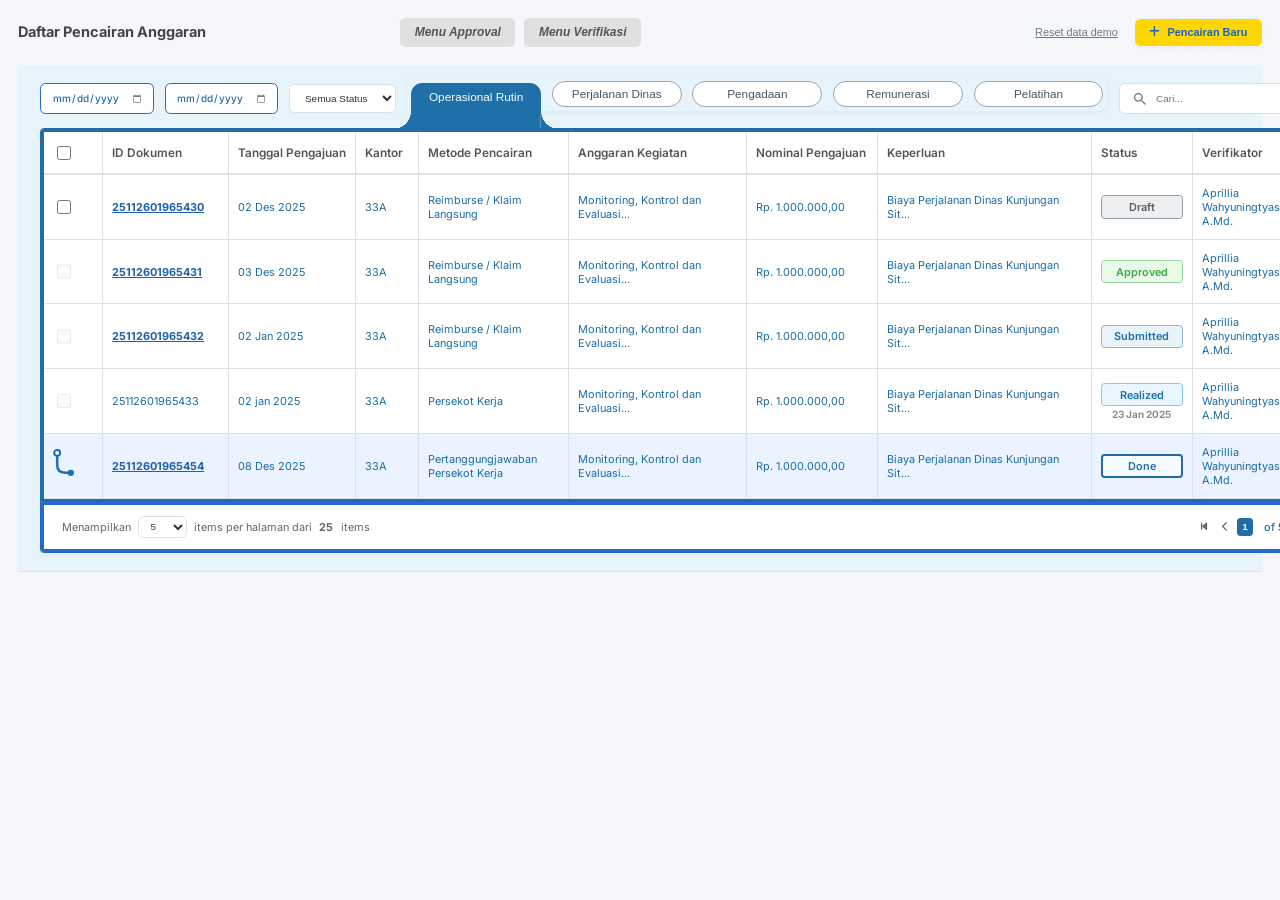
<file: index.html>
<!DOCTYPE html>
<html lang="en">

<head>
    <meta charset="UTF-8">
    <meta name="viewport" content="width=device-width, initial-scale=1.0">
    <title>Daftar Pencairan Anggaran</title>
    <script src="js/skala-layar.js"></script>
    <link rel="stylesheet" href="https://cdnjs.cloudflare.com/ajax/libs/font-awesome/6.4.0/css/all.min.css">
    <link rel="stylesheet" href="css/style.css">
    <link rel="stylesheet" href="css/style-popup.css">
    <link rel="stylesheet" href="css/app.css">
</head>

<body>
    <main class="main-content" id="main-menu-grid">
        <div class="header-section">
            <h1 class="page-title">Daftar Pencairan Anggaran</h1>
            <button type="button" id="btnKembali" class="main-button secondary-btn"
                onclick="window.location.href='pages/approval/grid-approval.html'">
                <i style="font-size: 1rem;">Menu Approval</i>
            </button>
                        <button type="button" id="btnMenuVerifikasi" class="main-button secondary-btn"
                onclick="window.location.href='pages/verifikasi/grid-verifikasi.html'">
                <i style="font-size: 1rem;">Menu Verifikasi</i>
            </button>
            <button type="button" class="btn-reset-data" onclick="resetDataDemo()" title="Kembalikan data contoh">Reset data demo</button>
            <button type="button" id="btnPencairanBaru" class="main-button primary-btn">
                <i class="fas fa-plus" style="font-size: 1rem;"></i>
                <span>Pencairan Baru</span>
            </button>
        </div>
        <div class="page-banner">
            <div class="filter-bar">
                <div class="filter-group">
                    <input id="start-date" class="base-textbox" type="date">
                    <input id="end-date" class="base-textbox" type="date">
                    <select id="filter-status" class="base-dropbox status-select">
                        <option value="all" selected>Semua Status</option>
                        <option value="draft">Draft</option>
                        <option value="submitted">Submitted</option>
                        <option value="approved">Approved</option>
                        <option value="revise">Revisi</option>
                        <option value="unrealized">Unrealized</option>
                        <option value="realized">Realized</option>
                        <option value="done">Selesai</option>
                    </select>
                    <div class="banner">
                        <div class="tab-group" id="kategoriTabs">
                            <button type="button" class="tab-btn active" data-tab="operasional">Operasional
                                Rutin</button>
                            <button type="button" class="tab-btn" data-tab="perjalanan-dinas">Perjalanan Dinas</button>
                            <button type="button" class="tab-btn" data-tab="pengadaan">Pengadaan</button>
                            <button type="button" class="tab-btn" data-tab="remunerasi">Remunerasi</button>
                            <button type="button" class="tab-btn" data-tab="pelatihan">Pelatihan</button>
                        </div>
                    </div>
                    <div class="search-group">
                        <input id="search-input" class="base-textbox search-box" type="text" placeholder="Cari...">
                    </div>
                </div>

                <div class="base-card table-container">
                    <table class="data-table">
                        <thead>
                            <tr>
                                <th width="3%"><input type="checkbox" class="row-checkbox" id="check-all"></th>
                                <th width="10%">ID Dokumen</th>
                                <th width="8%">Tanggal Pengajuan</th>
                                <th width="5%">Kantor</th>
                                <th width="12%">Metode Pencairan</th>
                                <th width="15%">Anggaran Kegiatan</th>
                                <th width="10%">Nominal Pengajuan</th>
                                <th width="20%">Keperluan</th>
                                <th width="7%">Status</th>
                                <th width="8%">Verifikator</th>
                                <th width="2%">Action</th>
                            </tr>
                        </thead>
                        <tbody id="table-body">
                            <!-- Baris data di-render dinamis oleh script.js -->
                        </tbody>
                    </table>
                    <div class="table-footer outline">
                        <div class="pagination-info">
                            Menampilkan
                            <select class="base-dropbox mini-select" id="page-size-select">
                                <option value="5" selected>5</option>
                                <option value="10">10</option>
                                <option value="20">20</option>
                                <option value="50">50</option>
                            </select>
                            items per halaman dari <strong id="total-doc-items">0</strong> items
                        </div>
                        <div class="pagination-controls">
                            <button class="page-btn" id="btn-first-page"><i class="fas fa-step-backward"></i></button>
                            <button class="page-btn" id="btn-prev-page"><i class="fas fa-chevron-left"></i></button>
                            <button class="page-btn active-page" id="current-page-num">1</button>
                            <span class="page-text" id="total-pages-text">of 1</span>
                            <button class="page-btn" id="btn-next-page"><i class="fas fa-chevron-right"></i></button>
                            <button class="page-btn" id="btn-last-page"><i class="fas fa-step-forward"></i></button>
                        </div>
                    </div>
                </div>
            </div>
    </main>

    <div id="pengajuanModal" class="modal-overlay hidden">
        <div class="modal-content">

            <div class="modal-header">
                <div class="header-text">
                    <h2>Pengajuan</h2>
                    <p>Pilih jenis pencairan yang sesuai dengan kebutuhan anda.</p>
                </div>
                <button type="button" class="close-modal-btn" id="closeModalBtn">
                    <i class="fas fa-times"></i>
                </button>
            </div>

            <div class="modal-cards-container">

                <div class="pengajuan-card" onclick="selectPengajuan('operasional')">
                    <div class="card-icon">
                        <i class="far fa-building" style="font-size: 2.5rem;"></i>
                    </div>
                    <h3>Operasional<br>Rutin</h3>
                    <p>Pengajuan kebutuhan operasional rutin dan non-rutin untuk mendukung kegiatan organisasi, termasuk
                        pembayaran barang, jasa, utilitas, administrasi perkantoran, serta pengeluaran operasional
                        lainnya.</p>
                    <div class="card-action">Pilih <i class="fas fa-chevron-right"></i></div>
                </div>

                <div class="pengajuan-card" onclick="selectPengajuan('perjalanan')">
                    <div class="card-icon">
                        <i class="fas fa-suitcase" style="font-size: 2.5rem;"></i>
                    </div>
                    <h3>Perjalanan<br>Dinas</h3>
                    <p>Pengajuan biaya perjalanan dinas dalam negeri maupun luar negeri, termasuk transportasi,
                        akomodasi, uang saku, bantuan transportasi, serta biaya terkait kegiatan kedinasan lainnya.</p>
                    <div class="card-action">Pilih <i class="fas fa-chevron-right"></i></div>
                </div>

                <div class="pengajuan-card" onclick="selectPengajuan('pengadaan')">
                    <div class="card-icon">
                        <i class="fas fa-handshake" style="font-size: 2.5rem;"></i>
                    </div>
                    <h3>Pengadaan<br>Barang / Jasa</h3>
                    <p>Pengajuan pengadaan barang dan/atau jasa yang dilaksanakan melalui penyedia atau swakelola sesuai
                        ketentuan pengadaan yang berlaku di lingkungan BPJS Ketenagakerjaan.</p>
                    <div class="card-action">Pilih <i class="fas fa-chevron-right"></i></div>
                </div>

                <div class="pengajuan-card" onclick="selectPengajuan('remunerasi')">
                    <div class="card-icon">
                        <i class="fas fa-money-check-alt" style="font-size: 2.5rem;"></i>
                    </div>
                    <h3>Remunerasi</h3>
                    <p>Pengajuan pembayaran yang berkaitan dengan remunerasi, honorarium, insentif, penghargaan, dan
                        pembayaran lain yang menjadi hak penerima sesuai ketentuan yang berlaku.</p>
                    <div class="card-action">Pilih <i class="fas fa-chevron-right"></i></div>
                </div>

                <div class="pengajuan-card" onclick="selectPengajuan('pelatihan')">
                    <div class="card-icon">
                        <i class="fas fa-certificate" style="font-size: 2.5rem;"></i>
                    </div>
                    <h3>Pelatihan &<br>Pengembangan</h3>
                    <p>Pengajuan kegiatan pengembangan kompetensi dan pembelajaran, meliputi pelatihan, sertifikasi,
                        seminar, workshop, assessment, program kepemimpinan, dan kegiatan pengembangan SDM lainnya.</p>
                    <div class="card-action">Pilih <i class="fas fa-chevron-right"></i></div>
                </div>

            </div>

            <div class="modal-help-banner">
                <div class="help-info">
                    <i class="fas fa-info-circle info-icon"></i>
                    <div class="help-text">
                        <strong>Perlu bantuan menentukan jenis pencairan?</strong>
                        <span>Pastikan Anda memilih jenis pencairan yang paling sesuai agar proses persetujuan dan
                            pembayaran dapat berjalan lebih cepat.</span>
                    </div>
                </div>
                <button type="button" class="panduan-btn">
                    Lihat Panduan <i class="fas fa-book-open"></i>
                </button>
            </div>

        </div>
    </div>

    <script>
        document.addEventListener('DOMContentLoaded', function () {
            const triggerBtn = document.getElementById('btnPencairanBaru');
            const modal = document.getElementById('pengajuanModal');
            const closeBtn = document.getElementById('closeModalBtn');

            if (triggerBtn) {
                triggerBtn.addEventListener('click', function () {
                    if (triggerBtn.classList.contains('danger-btn')) return; // mode Hapus (n)
                    modal.classList.remove('hidden');
                });
            }

            if (closeBtn) {
                closeBtn.addEventListener('click', function () {
                    modal.classList.add('hidden');
                });
            }

            window.addEventListener('click', function (event) {
                if (event.target === modal) {
                    modal.classList.add('hidden');
                }
            });
        });

        function selectPengajuan(type) {
            if (type === 'operasional') {
                window.location.href = 'pages/pencairan/form-operasional.html?type=operasional';
            } else if (type === 'perjalanan') {
    window.location.href = 'pages/pencairan/form-operasional.html?type=perjalanan_dinas';
} else if (type === 'pengadaan') {
                window.location.href = 'pages/pencairan/form-operasional.html?type=pengadaan';
            } else {
                document.getElementById('pengajuanModal').classList.add('hidden');
            }
        }
    </script>
    <script src="js/script-dataGridPengajuan.js"></script>
    <script src="js/script-dataForm.js"></script>
    <script src="js/store.js"></script>
    <script src="js/lib/sweetalert2.all.min.js"></script>
    <script src="js/ui.js"></script>
    <script src="js/script-grid.js"></script>
</body>

</html>
</file>
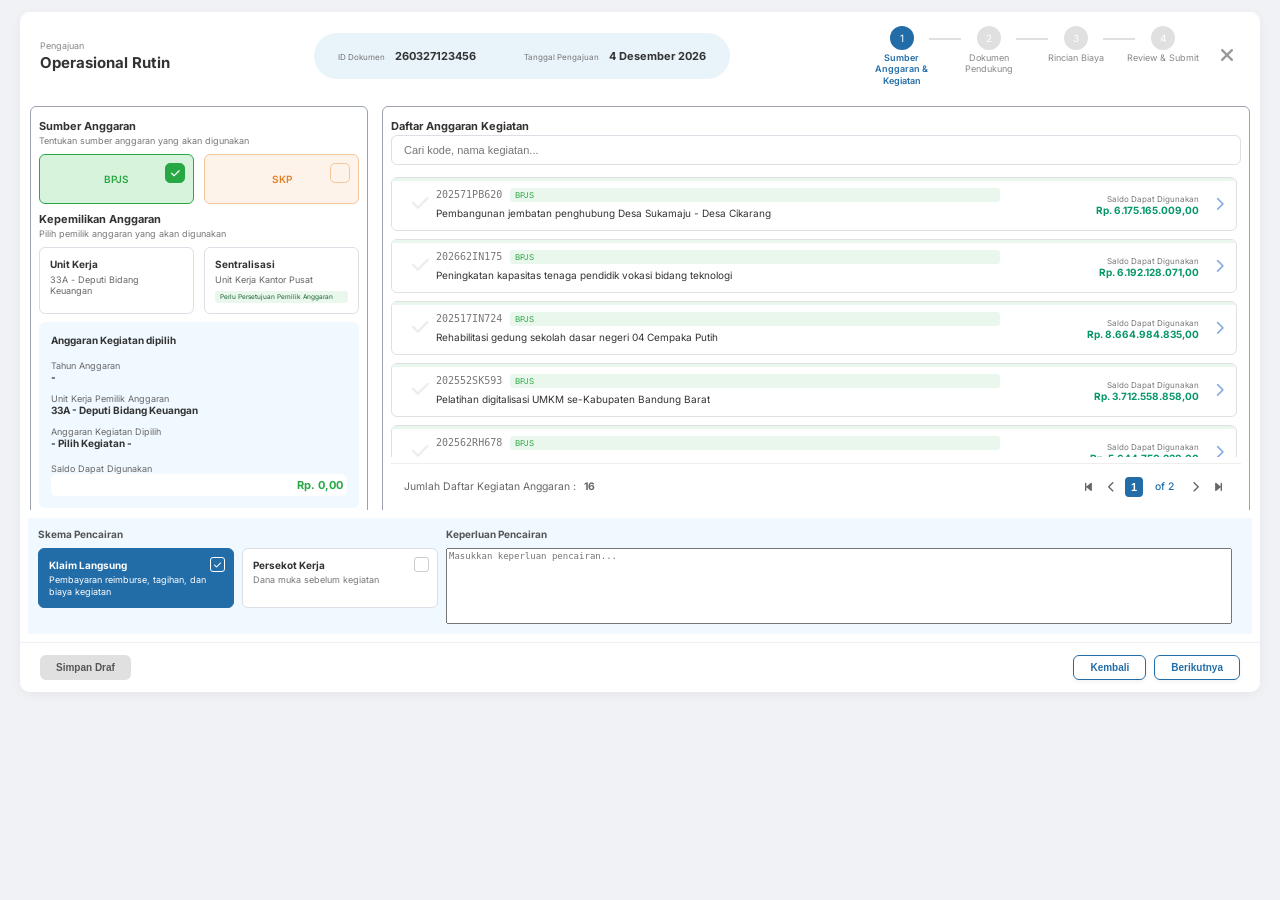
<file: form-operasional.html>
<!DOCTYPE html>
<html lang="id">

<head>
    <meta charset="UTF-8">
    <meta name="viewport" content="width=device-width, initial-scale=1.0">
    <title>Form Operasional Umum</title>
    <link rel="stylesheet" href="https://cdnjs.cloudflare.com/ajax/libs/font-awesome/6.4.0/css/all.min.css">
    <link rel="stylesheet" href="style.css">
    <link rel="stylesheet" href="style-popup.css">
    <link rel="stylesheet" href="style-submit.css">

</head>

<body class="form-page-body">

    <!-- Toast Notification -->
    <div id="toastNotification" class="toast hidden">
        <i class="fas fa-check-circle"></i> Berhasil disimpan
    </div>

    <div class="form-main-container">
        <!-- Global Header -->
        <header class="form-header">
            <div class="header-left">
                <div class="breadcrumb">Pengajuan</div>
                <!-- Tambahkan id="header-title" -->
                <h2 id="header-title">Operasional Umum</h2>
            </div>

            <div class="header-center">
                <div class="info-pill">
                    <span class="label">ID Dokumen</span>
                    <span class="value">260327123456</span>
                </div>
                <div class="info-pill">
                    <span class="label">Tanggal Pengajuan</span>
                    <span class="value" id="doc-date" data-status="draft" data-date=""></span>
                </div>
            </div>

            <div class="header-right">
                <div class="stepper" id="stepper-wrapper"></div>

                <button class="close-form-btn" onclick="window.location.href='index.html'">
                    <i class="fas fa-times"></i>
                </button>
            </div>
        </header>

        <!-- ========================================== -->
        <!-- WRAPPER STEP 1: SUMBER ANGGARAN & KEGIATAN -->
        <!-- ========================================== -->
        <div id="step-1-wrapper" class="step-content" style="display: flex; flex-direction: column; flex-grow: 1; overflow: hidden;">
            <!-- [EXISTING STEP 1 CODE UNCHANGED - KEPT AS IS IN ORIGINAL FILE] -->
            <main class="form-content-grid">
                <!-- Left Panel -->
                <div class="left-panel">
                    <div class="section-block">
                        <h3>Sumber Anggaran</h3>
                        <p class="subtitle">Tentukan sumber anggaran yang akan digunakan</p>
                        <div class="card-grid-2">
                            <div class="select-card bpjs-card selected" id="card-bpjs"
                                onclick="selectSumberAnggaran('bpjs')">
                                <div class="checkbox-indicator"><i class="fas fa-check"></i></div>
                                <span class="card-text">BPJS</span>
                            </div>
                            <div class="select-card skp-card" id="card-skp" onclick="selectSumberAnggaran('skp')">
                                <div class="checkbox-indicator"><i class="fas fa-check"></i></div>
                                <span class="card-text">SKP</span>
                            </div>
                        </div>
                    </div>

                    <div class="section-block">
                        <h3>Kepemilikan Anggaran</h3>
                        <p class="subtitle">Pilih pemilik anggaran yang akan digunakan</p>
                        <div class="card-grid-2">
                            <div class="select-card plain-card">
                                <strong>Unit Kerja</strong>
                                <span>33A - Deputi Bidang Keuangan</span>
                            </div>
                            <div class="select-card plain-card" id="trigger-sentralisasi">
                                <strong>Sentralisasi</strong>
                                <span>Unit Kerja Kantor Pusat</span>
                                <div class="badge-mini badge-green">Perlu Persetujuan Pemilik Anggaran</div>
                            </div>
                        </div>
                    </div>

                    <div class="summary-box">
                        <h4>Anggaran Kegiatan dipilih</h4>
                        <div class="summary-row">
                            <span class="label">Tahun Anggaran</span>
                            <strong class="val" id="summary-tahun">-</strong>
                        </div>
                        <div class="summary-row">
                            <span class="label">Unit Kerja Pemilik Anggaran</span>
                            <!-- Nilai ini tetap statis terkunci -->
                            <strong class="val">33A - Deputi Bidang Keuangan</strong>
                        </div>
                        <div class="summary-row">
                            <span class="label">Anggaran Kegiatan Dipilih</span>
                            <strong class="val" id="summary-judul">- Pilih Kegiatan -</strong>
                        </div>
                        <div class="summary-row amount-row">
                            <span class="label">Saldo Dapat Digunakan</span>
                            <strong class="val amount" id="summary-saldo">Rp. 0,00</strong>
                        </div>
                    </div>
                </div>

                <!-- Right Panel -->
                <div class="right-panel">
                    <div class="section-block h-100">
                        <h3>Daftar Anggaran Kegiatan</h3>
                        <input type="text" id="search-anggaran" class="base-textbox full-width search-input"
                            placeholder="Cari kode, nama kegiatan...">
                        <div class="list-container" id="anggaran-list-container">
                            <div id="list-anggaran-container" style="display: block; width: 100%;"></div>
                        </div>

                        <div class="table-footer list-pagination">
                            <div class="pagination-info">
                                Jumlah Daftar Kegiatan Anggaran : <strong id="total-anggaran-count">0</strong>
                            </div>
                            <div class="pagination-controls">
                                <button class="page-btn" id="btn-first"><i class="fas fa-step-backward"></i></button>
                                <button class="page-btn" id="btn-prev"><i class="fas fa-chevron-left"></i></button>
                                <button class="page-btn active-page" id="current-page-num">1</button>
                                <span class="page-text" id="total-pages-text">of 1</span>
                                <button class="page-btn" id="btn-next"><i class="fas fa-chevron-right"></i></button>
                                <button class="page-btn" id="btn-last"><i class="fas fa-step-forward"></i></button>
                            </div>
                        </div>
                    </div>
                </div>
            </main>

            <section class="bottom-section">
                <div class="skema-container">
                    <h3>Skema Pencairan</h3>
                    <div class="skema-cards">
                        <div class="radio-card selected" id="skema-pembayaran" onclick="selectSkema('pembayaran')">
                            <div class="radio-indicator"><i class="fas fa-check"></i></div>
                            <strong>Klaim Langsung</strong>
                            <span>Pembayaran reimburse, tagihan, dan biaya kegiatan</span>
                        </div>
                        <div class="radio-card" id="skema-persekot" onclick="selectSkema('persekot')">
                            <div class="radio-indicator"><i class="fas fa-check"></i></div>
                            <strong>Persekot Kerja</strong>
                            <span>Dana muka sebelum kegiatan</span>
                        </div>
                    </div>
                </div>

                <div class="dynamic-fields" id="dynamic-persekot" style="display: none;">
                    <div class="input-group">
                        <label>Tanggal Kegiatan</label>
                        <input type="text" class="base-textbox" value="01 Agustus 2026" readonly>
                    </div>
                    <div class="input-group">
                        <label>Nilai Pengajuan Persekot</label>
                        <div class="input-with-prefix">
                            <span class="prefix">Rp.</span>
                            <input type="text" class="base-textbox" value="5.000.000.000,00">
                        </div>
                    </div>
                </div>

                <div class="keperluan-container">
                    <h3>Keperluan Pencairan</h3>
                    <textarea class="base-textarea full-width" placeholder="Masukkan keperluan pencairan..."></textarea>
                </div>
            </section>

            <!-- <footer class="form-footer">
                <button class="base-button secondary-btn" onclick="simpanDraft()">Simpan Draf</button>
                <div class="right-actions">
                    <button class="base-button primary-btn outline-blue"
                        onclick="window.location.href='grid-payment.html'">Kembali</button>
                    <button type="button" class="base-button primary-btn outline-blue"
                        onclick="nextStep()">Berikutnya</button>
                </div>
            </footer> -->
        </div>

        <!-- ========================================== -->
        <!-- WRAPPER STEP 2: DOKUMEN PENDUKUNG          -->
        <!-- ========================================== -->
        <div id="step-2-wrapper" class="step-content" style="display: none; flex-direction: column; flex-grow: 1; overflow: hidden;">
            <main class="step3-main-grid">
                <!-- Left Panel: Context & Summary -->
                <div class="step3-left-panel">
                    <div class="section-block">
                        <h3>Sumber Anggaran</h3>
                    </div>

                    <div class="step3-summary-card">
                        <h4>Anggaran Kegiatan dipilih</h4>
                        <div class="summary-row">
                            <span class="label">Tahun Anggaran</span>
                            <strong class="val" id="step3-summary-tahun">-</strong>
                        </div>
                        <div class="summary-row">
                            <span class="label">Unit Kerja Pemilik Anggaran</span>
                            <!-- Tetap statis terkunci -->
                            <strong class="val">33A - Deputi Bidang Keuangan</strong>
                        </div>
                        <div class="summary-row">
                            <span class="label">Anggaran Kegiatan Dipilih</span>
                            <strong class="val" id="step3-summary-judul">- Pilih Kegiatan -</strong>
                        </div>
                        <div class="summary-row amount-row">
                            <span class="label">Saldo Dapat Digunakan</span>
                            <strong class="val amount text-green" id="step3-summary-saldo">Rp. 0,00</strong>
                        </div>
                    </div>
                    
                    <div class="section-block">
                        <h3>Skema Pencairan dipilih</h3>
                    </div>
                    <div class="step3-summary-card">
                        <div class="radio-card selected">
                            <div class="radio-indicator"><i class="fas fa-check"></i></div>
                            <strong>Klaim Langsung</strong>
                            <span>Pembayaran reimburse, tagihan, dan biaya kegiatan</span>
                        </div>
                        <div class="keperluan-wrapper">
                            <h4>Keperluan Pencairan</h4>
                            <div class="keperluan-text-box"></div>
                        </div>
                    </div>

                    
                </div>

                <!-- Middle Panel: Uploaded Files & Upload Dropzone -->
                <div class="step3-middle-panel">
                    <div class="file-grid-2col">

                        <!-- Card 1 -->
                        <div class="step3-file-card">
                            <div class="s4-fc-header">
                                <div class="fc-info">
                                    <i class="fas fa-file-pdf text-red"></i>
                                    <span class="fc-title">File Name.pdf</span>
                                </div>
                                <span class="fc-size">9 Mb</span>
                                <button class="fc-del-btn"><i class="fas fa-trash-alt"></i></button>
                            </div>
                            <div class="s4-fc-tags">
                                <span class="doc-tag">Dokumen Perpajakan</span>
                                <span class="doc-tag">B.A. Penyelesaian Pekerjaan</span>
                            </div>
                        </div>

                        <!-- Card 2 -->
                        <div class="step3-file-card">
                            <div class="s4-fc-header">
                                <div class="fc-info">
                                    <i class="fas fa-file-pdf text-red"></i>
                                    <span class="fc-title">File Name.pdf</span>
                                </div>
                                <span class="fc-size">9 Mb</span>
                                <button class="fc-del-btn"><i class="fas fa-trash-alt"></i></button>
                            </div>
                            <div class="s4-fc-tags">
                                <span class="doc-tag">Dokumen Perpajakan</span>
                                <span class="doc-tag">B.A. Penyelesaian Pekerjaan</span>
                            </div>
                        </div>

                        <!-- Card 3 -->
                        <div class="step3-file-card">
                            <div class="s4-fc-header">
                                <div class="fc-info">
                                    <i class="fas fa-file-pdf text-red"></i>
                                    <span class="fc-title">File Name.pdf</span>
                                </div>
                                <span class="fc-size">9 Mb</span>
                                <button class="fc-del-btn"><i class="fas fa-trash-alt"></i></button>
                            </div>
                            <div class="s4-fc-tags">
                                <span class="doc-tag">Laporan Kegiatan</span>
                            </div>
                        </div>

                        <!-- Card 4 -->
                        <div class="step3-file-card">
                            <div class="s4-fc-header">
                                <div class="fc-info">
                                    <i class="fas fa-file-pdf text-red"></i>
                                    <span class="fc-title">File Name.pdf</span>
                                </div>
                                <span class="fc-size">9 Mb</span>
                                <button class="fc-del-btn"><i class="fas fa-trash-alt"></i></button>
                            </div>
                            <div class="s4-fc-tags">
                                <span class="doc-tag">Laporan Kegiatan</span>
                            </div>
                        </div>

                        <!-- Card 5 (Warning) -->
                        <div class="step3-file-card card-warning">
                            <div class="s4-fc-header">
                                <div class="fc-info">
                                    <i class="fas fa-file-pdf text-green"></i>
                                    <span class="fc-title">File Name.pdf</span>
                                </div>
                                <span class="fc-size">9 Mb</span>
                                <button class="fc-del-btn"><i class="fas fa-trash-alt"></i></button>
                            </div>
                            <div class="s4-fc-warning">
                                <i class="fas fa-exclamation-circle"></i> Belum pilih jenis dokumen
                            </div>
                        </div>

                        <!-- Card 6 (Warning) -->
                        <div class="step3-file-card card-warning">
                            <div class="s4-fc-header">
                                <div class="fc-info">
                                    <i class="fas fa-file-pdf text-green"></i>
                                    <span class="fc-title">File Name.pdf</span>
                                </div>
                                <span class="fc-size">9 Mb</span>
                                <button class="fc-del-btn"><i class="fas fa-trash-alt"></i></button>
                            </div>
                            <div class="s4-fc-warning">
                                <i class="fas fa-exclamation-circle"></i> Belum pilih jenis dokumen
                            </div>
                        </div>

                        <!-- Card 7 -->
                        <div class="step3-file-card">
                            <div class="s4-fc-header">
                                <div class="fc-info">
                                    <i class="fas fa-file-pdf text-red"></i>
                                    <span class="fc-title">File Name.pdf</span>
                                </div>
                                <span class="fc-size">9 Mb</span>
                                <button class="fc-del-btn"><i class="fas fa-trash-alt"></i></button>
                            </div>
                            <div class="s4-fc-tags">
                                <span class="doc-tag">asasa</span>
                            </div>
                        </div>

                        <!-- Card 8 -->
                        <div class="step3-file-card">
                            <div class="s4-fc-header">
                                <div class="fc-info">
                                    <i class="fas fa-file-pdf text-red"></i>
                                    <span class="fc-title">File Name.pdf</span>
                                </div>
                                <span class="fc-size">9 Mb</span>
                                <button class="fc-del-btn"><i class="fas fa-trash-alt"></i></button>
                            </div>
                            <div class="s4-fc-tags">
                                <span class="doc-tag">asasa</span>
                            </div>
                        </div>

                    </div>

                    <div class="table-footer list-pagination">
                        <div class="pagination-info"><strong>0 Rincian</strong></div>
                        <div class="pagination-controls">
                            <button class="page-btn"><i class="fas fa-step-backward"></i></button>
                            <button class="page-btn"><i class="fas fa-chevron-left"></i></button>
                            <button class="page-btn active-page">1</button>
                            <span class="page-text">of 5</span>
                            <button class="page-btn"><i class="fas fa-chevron-right"></i></button>
                            <button class="page-btn"><i class="fas fa-step-forward"></i></button>
                        </div>
                    </div>

                    <div class="mandatory-box">
                        <strong>Mandatory File</strong>
                        <ul>
                            <li>Mandatory File</li>
                            <li>Mandatory File</li>
                            <li>Mandatory File</li>
                        </ul>
                    </div>

                    <div class="upload-area-dashed compact-upload" id="dropArea">
                        <!-- Input file disembunyikan -->
                        <input type="file" id="fileInput" style="display: none;" multiple
                            accept=".pdf,.jpg,.jpeg,.png" />

                        <div class="upload-icon">
                            <i class="fas fa-cloud-upload-alt"></i>
                        </div>
                        <h4>Tarik file & lepaskan di area ini</h4>
                        <p>atau klik untuk memilih file</p>
                        <span class="format-text">Format: PDF, JPG, JPEG, PNG | Max: 10Mb per file</span>
                    </div>
                </div>

                <!-- Right Panel: Viewer -->
                <div class="step3-right-panel">
                    <div class="preview-toolbar">
                        <div class="pt-left">
                            <i class="fas fa-file-pdf text-red"></i>
                            <span>File Name.pdf</span>
                        </div>
                        <button class="pt-zoom"><i class="fas fa-up-right-from-square"></i></button>
                    </div>

                    <div class="preview-image-container">
                        <img src="struk2.png" alt="Struk Pembayaran" class="preview-receipt-img">
                    </div>
                </div>
            </main>

            <!-- <footer class="form-footer">
                <button class="base-button secondary-btn" onclick="simpanDraft()">Simpan Draf</button>
                <div class="right-actions">
                    <button type="button" class="base-button primary-btn outline-blue"
                        onclick="prevStep()">Kembali</button>
                    <button type="button" class="base-button primary-btn outline-blue"
                        onclick="nextStep()">Berikutnya</button>
                </div>
            </footer> -->
        </div>

        <!-- ========================================== -->
        <!-- WRAPPER STEP 3: Detil Perjalanan             -->
        <!-- ========================================== -->
        <!-- STEP 3 WRAPPER LENGKAP -->
        <div id="step-3-wrapper" class="step-content s3-step-wrapper" style="display: none;">
            <!-- Header Banner Anggaran -->
            <div class="step2-info-bar">
                <!-- Blok Kiri (Biru Muda Utuh) -->
                <div class="info-item">
                    <span class="info-label">Anggaran Kegiatan Dipilih</span>
                    <span class="info-value" id="info-kegiatan-terpilih">- Pilih Kegiatan -</span>

                    <div class="badge-tersedia">
                        <span>Anggaran Tersedia</span>
                        <strong id="info-saldo-tersedia">Rp. 0,00</strong>
                    </div>
                </div>
            </div>

            <!-- Area Konten Utama (Grid 2 Kolom) -->
            <div class="s3-step-content-scrollable">
                <div class="s3-layout-grid">

                    <!-- ================= KOLOM KIRI ================= -->
                    <div class="s3-card s3-col-left" id="cardDasarPerjalanan">
                        <div class="s3-card-header">
                            <h4>Dasar Perjalanan</h4>
                            <p>Identitas transaksi & daftar SPPD</p>
                        </div>

                        <!-- Trigger Dropdown Kelompok Transaksi -->
                        <div class="s3-transaksi-dropdown-wrapper" id="transaksiDropdownWrapper">
                            <div class="transaksi-card card-dalam-negeri s3-trigger-card"
                                onclick="toggleTransaksiDropdown(event)">
                                <div class="card-icon-box" id="selectedTransaksiIcon">
                                    <i class="fas fa-globe-asia"></i>
                                </div>
                                <div class="card-text-box">
                                    <span class="sub-label">Kelompok Transaksi</span>
                                    <span class="main-title" id="selectedTransaksiTitle">Dalam Negeri</span>
                                </div>
                                <i class="fas fa-chevron-down s3-dropdown-arrow"></i>
                            </div>

                            <!-- Pilihan Menu Dropdown -->
                            <div class="s3-transaksi-menu" id="transaksiMenu">
                                <!-- 1. Dalam Negeri -->
                                <div class="transaksi-card card-dalam-negeri"
                                    onclick="gantiTipeTransaksi('dalam_negeri')">
                                    <div class="card-icon-box"><i class="fas fa-globe-asia"></i></div>
                                    <div class="card-text-box">
                                        <span class="sub-label">Kelompok Transaksi</span>
                                        <span class="main-title">Dalam Negeri</span>
                                    </div>
                                </div>
                                <!-- 2. Luar Negeri -->
                                <div class="transaksi-card card-luar-negeri"
                                    onclick="gantiTipeTransaksi('luar_negeri')">
                                    <div class="card-icon-box"><i class="fas fa-globe"></i></div>
                                    <div class="card-text-box">
                                        <span class="sub-label">Kelompok Transaksi</span>
                                        <span class="main-title">Luar Negeri</span>
                                    </div>
                                </div>
                                <!-- 3. Kegiatan Kedinasan -->
                                <div class="transaksi-card card-kegiatan-dinas"
                                    onclick="gantiTipeTransaksi('kegiatan_dinas')">
                                    <div class="card-icon-box"><i class="far fa-calendar-check"></i></div>
                                    <div class="card-text-box">
                                        <span class="sub-label">Kelompok Transaksi</span>
                                        <span class="main-title">Kegiatan Kedinasan</span>
                                    </div>
                                </div>
                            </div>
                        </div>

                        <!-- Section Daftar SPPD -->
                        <div class="s3-sppd-section" id="sppdSection">
                            <div class="s3-sppd-top">
                                <span class="s3-sppd-label">Daftar SPPD</span>
                                <span class="badge-count" id="sppdBadge">2 dokumen</span>
                            </div>
                            <div class="s3-sppd-pill-item" id="sppdItem1">
                                <span class="s3-sppd-code">ST-052/KEU/2026</span>
                                <span class="s3-sppd-date">08 Jul 2026</span>
                            </div>
                            <div class="s3-sppd-pill-item" id="sppdItem2">
                                <span class="s3-sppd-code">ST-053/KEU/2026</span>
                                <span class="s3-sppd-date">08 Jul 2026</span>
                            </div>
                            <button type="button" class="s3-btn-outline-dashed" id="btnTambahSppd">+ Tambah
                                SPPD</button>
                        </div>

                        <!-- ================= KONTEN KIRI: DALAM NEGERI (DEFAULT AKTIF) ================= -->
                        <div id="kontenKiriDalamNegeri">
                            <!-- Kategori Perjalanan -->
                            <div class="s3-form-group">
                                <label class="group-title">Kategori Perjalanan</label>
                                <div class="s3-choice-grid-2">
                                    <div class="s3-choice-card" onclick="selectCardOptionS3(this)">
                                        <span class="choice-title">Dalam Kota</span>
                                        <span class="choice-desc">Perjalanan ≤60 km, tidak menginap</span>
                                    </div>
                                    <div class="s3-choice-card active" onclick="selectCardOptionS3(this)">
                                        <span class="choice-title"><i class="fas fa-check check-icon"></i> Luar
                                            Kota</span>
                                        <span class="choice-desc">Perjalanan >60 km, atau >30 km laut/sungai</span>
                                    </div>
                                </div>
                            </div>

                            <!-- Tujuan Perjalanan (Dalam Negeri) -->
                            <div class="s3-form-group">
                                <label class="group-title">Tujuan Perjalanan</label>
                                <div class="s3-choice-list">
                                    <div class="s3-choice-card-full active" onclick="selectCardOptionS3(this)">
                                        <span class="radio-circle"></span> Tugas kedinasan luar kantor
                                    </div>
                                    <div class="s3-choice-card-full" onclick="selectCardOptionS3(this)">
                                        <span class="radio-circle"></span> Undangan / Pemeriksaan / Upaya Hukum
                                    </div>
                                    <div class="s3-choice-card-full" onclick="selectCardOptionS3(this)">
                                        <span class="radio-circle"></span> Pengurusan jenazah karyawan
                                    </div>
                                </div>
                            </div>

                            <!-- Kebutuhan Transport (Biru) -->
                            <div class="s3-form-group">
                                <label class="group-title">Kebutuhan Transport</label>
                                <div class="s3-choice-grid-2">
                                    <button type="button" class="s3-btn-pill-choice active"
                                        onclick="selectPillOptionS3(this)">
                                        <i class="fas fa-check"></i> Ada transport utama
                                    </button>
                                    <button type="button" class="s3-btn-pill-choice" onclick="selectPillOptionS3(this)">
                                        Tidak ada transport
                                    </button>
                                </div>
                            </div>
                        </div>

                        <!-- ================= KONTEN KIRI: LUAR NEGERI (TERSEMBUNYI SAAT START) ================= -->
                        <div id="kontenKiriLuarNegeri" style="display: none;">
                            <!-- Tujuan Perjalanan (Luar Negeri - 4 Opsi) -->
                            <div class="s3-form-group">
                                <label class="group-title">Tujuan Perjalanan</label>
                                <div class="s3-choice-list-purple">
                                    <!-- Opsi 1 (Active Default) -->
                                    <div class="s3-choice-card-purple active" onclick="selectTujuanPurple(this)">
                                        <span class="radio-circle-purple"></span>
                                        <span>Undangan Terkait BPJS Ketenagakerjaan</span>
                                    </div>

                                    <!-- Opsi 2 -->
                                    <div class="s3-choice-card-purple" onclick="selectTujuanPurple(this)">
                                        <span class="radio-circle-purple"></span>
                                        <span>Kegiatan Studi Banding, Konferensi dan kegiatan sejenis</span>
                                    </div>

                                    <!-- Opsi 3 -->
                                    <div class="s3-choice-card-purple" onclick="selectTujuanPurple(this)">
                                        <span class="radio-circle-purple"></span>
                                        <span>Workshop, Seminar, Training, Short Course dan kegiatan sejenis</span>
                                    </div>

                                    <!-- Opsi 4 -->
                                    <div class="s3-choice-card-purple" onclick="selectTujuanPurple(this)">
                                        <span class="radio-circle-purple"></span>
                                        <span>Kegiatan terkait PMI di negara yang berbatasan langsung</span>
                                    </div>
                                </div>
                            </div>

                            <!-- Kebutuhan Transport (Ungu) -->
                            <div class="s3-form-group">
                                <label class="group-title">Kebutuhan Transport</label>
                                <div class="s3-choice-grid-2">
                                    <button type="button" class="s3-btn-pill-purple active"
                                        onclick="selectPillPurple(this)">
                                        <i class="fas fa-check"></i> Ada transport utama
                                    </button>
                                    <button type="button" class="s3-btn-pill-purple" onclick="selectPillPurple(this)">
                                        Tidak ada transport
                                    </button>
                                </div>
                            </div>
                        </div>
                        <!-- C. KONTEN KIRI: KEGIATAN KEDINASAN -->
                        <div id="kontenKiriKegiatanDinas" style="display: none;">
                            <!-- Kategori Kegiatan -->
                            <div class="s3-form-group">
                                <label class="group-title">Kategori Kegiatan</label>
                                <div class="s3-choice-grid-2">
                                    <div class="s3-choice-card-green" onclick="selectCardGreen(this)">
                                        <span class="choice-title">Konsinyering</span>
                                        <span class="choice-desc">Kegiatan intensif di luar kantor</span>
                                    </div>
                                    <div class="s3-choice-card-green active" onclick="selectCardGreen(this)">
                                        <span class="choice-title"><i class="fas fa-check check-icon-green"></i> Rapat
                                            Kerja</span>
                                        <span class="choice-desc">Rapat kerja kedinasan</span>
                                    </div>
                                </div>
                            </div>
                            <!-- Estimasi Jumlah Peserta -->
                            <div class="s3-form-group">
                                <label class="group-title">Estimasi Jumlah Peserta</label>
                                <input type="text" class="s3-input-text-green" value="10 orang" />
                            </div>
                            <!-- Kebutuhan Transport (Hijau) -->
                            <div class="s3-form-group">
                                <label class="group-title">Kebutuhan Transport</label>
                                <div class="s3-choice-grid-2">
                                    <button type="button" class="s3-btn-pill-green active"
                                        onclick="selectPillGreen(this)">
                                        <i class="fas fa-check check-icon-transport" style="margin-right: 6px;"></i> Ada
                                        transport utama
                                    </button>
                                    <button type="button" class="s3-btn-pill-green" onclick="selectPillGreen(this)">
                                        Tidak ada transport
                                    </button>
                                </div>
                            </div>
                        </div>

                    </div>

                    <!-- ================= KOLOM KANAN ================= -->
                    <div class="s3-card s3-col-right">
                        <div class="s3-card-header">
                            <h4>Detail Perjalanan</h4>
                            <p>Tanggal, rute, moda utama, dan akomodasi.</p>
                        </div>

                        <!-- Baris Jadwal & Rute -->
                        <div class="s3-row-jadwal-rute">
                            <!-- Card Jadwal (Tetap Sama) -->
                            <div class="s3-box-jadwal">
                                <div class="s3-box-inner-header orange">Jadwal</div>
                                <div class="s3-jadwal-content">
                                    <div class="s3-jadwal-inputs">
                                        <div class="s3-field-pill-box">
                                            <label>Berangkat</label>
                                            <input type="text" value="10 September 2026" readonly />
                                        </div>
                                        <div class="s3-field-pill-box">
                                            <label>Kembali</label>
                                            <input type="text" value="12 September 2026" readonly />
                                        </div>
                                    </div>
                                    <div class="s3-jadwal-durasi">
                                        <span class="durasi-label">Durasi Perjalanan</span>
                                        <span class="durasi-val">5 Hari</span>
                                        <span class="durasi-sub">( 4 Malam )</span>
                                    </div>
                                </div>
                            </div>

                            <!-- A. Card Rute Perjalanan DALAM NEGERI (Default Tampil) -->
                            <div class="s3-box-rute" id="boxRuteDalamNegeri">
                                <div class="s3-box-inner-header blue">Rute Perjalanan</div>
                                <div class="s3-rute-grid">
                                    <div class="s3-rute-pill-box">
                                        <label>Kantor / Unit Asal</label>
                                        <input type="text" value="Jakarta" readonly />
                                    </div>
                                    <div class="s3-rute-pill-box">
                                        <label>Provinsi Asal</label>
                                        <input type="text" value="Bandung" readonly />
                                    </div>
                                    <div class="s3-rute-pill-box">
                                        <label>Estimasi Jarak</label>
                                        <input type="text" value="±150 km" readonly />
                                    </div>
                                    <div class="s3-rute-pill-box">
                                        <label>Kota Tujuan</label>
                                        <input type="text" value="Bandung" readonly />
                                    </div>
                                    <div class="s3-rute-pill-box">
                                        <label>Kota Tujuan</label>
                                        <input type="text" value="Bandung" readonly />
                                    </div>
                                    <div class="s3-rute-pill-box">
                                        <label>Provinsi Tujuan</label>
                                        <input type="text" value="Jawa Barat" readonly />
                                    </div>
                                </div>
                            </div>

                            <!-- B. Card Rute Perjalanan LUAR NEGERI (Default Hidden) -->
                            <div class="s3-box-rute-purple" id="boxRuteLuarNegeri" style="display: none;">
                                <div class="s3-box-inner-header-purple">Rute Perjalanan</div>
                                <div class="s3-rute-grid-purple">
                                    <div class="s3-rute-pill-white">
                                        <label>Kantor / Unit Asal</label>
                                        <input type="text" value="Jakarta" readonly />
                                    </div>
                                    <div class="s3-rute-pill-white">
                                        <label>Kota Asal</label>
                                        <input type="text" value="Jakarta" readonly />
                                    </div>
                                    <div class="s3-rute-pill-white">
                                        <label>Provinsi Asal</label>
                                        <input type="text" value="Bandung" readonly />
                                    </div>
                                    <div class="s3-rute-pill-white">
                                        <label>Kelompok Negara Tujuan</label>
                                        <input type="text" value="Bandung" readonly />
                                    </div>
                                    <div class="s3-rute-pill-white">
                                        <label>Negara Tujuan</label>
                                        <input type="text" value="Bandung" readonly />
                                    </div>
                                    <div class="s3-rute-pill-white">
                                        <label>Kota Tujuan</label>
                                        <input type="text" value="Bandung" readonly />
                                    </div>
                                </div>
                            </div>
                            <!-- C. RUTE KEGIATAN KEDINASAN -->
                            <div class="s3-box-rute-green" id="boxRuteKegiatanDinas" style="display: none;">
                                <div class="s3-box-inner-header-green">Rute Perjalanan</div>
                                <div class="s3-rute-grid-kedinasan">
                                    <!-- Baris 1 -->
                                    <div class="s3-rute-pill-green">
                                        <label>Kantor / Unit Pelaksana</label>
                                        <input type="text" value="Jakarta" readonly />
                                    </div>
                                    <div class="s3-rute-pill-green">
                                        <label>Kota Unit Pelaksana</label>
                                        <input type="text" value="Jakarta" readonly />
                                    </div>
                                    <div class="s3-rute-pill-green">
                                        <label>Provinsi Unit Pelaksana</label>
                                        <input type="text" value="Bandung" readonly />
                                    </div>

                                    <!-- Kolom Kanan: Kota Tujuan (Memanjang Vertikal) -->
                                    <div class="s3-rute-pill-green pill-vertical-span">
                                        <label>Kota Tujuan</label>
                                        <input type="text" value="Bandung" readonly />
                                    </div>

                                    <!-- Baris 2 -->
                                    <div class="s3-rute-pill-green">
                                        <label>Estimasi Jarak</label>
                                        <input type="text" value="±150 km" readonly />
                                    </div>
                                    <div class="s3-rute-pill-green">
                                        <label>Kota Kegiatan</label>
                                        <input type="text" value="Bandung" readonly />
                                    </div>
                                    <div class="s3-rute-pill-green">
                                        <label>Provinsi Kegiatan</label>
                                        <input type="text" value="Jawa Barat" readonly />
                                    </div>
                                </div>
                            </div>
                        </div>

                        <!-- Baris Moda Utama & Akomodasi -->
                        <div class="s3-row-moda-akomodasi">
                            <!-- Moda Utama -->
                            <div class="s3-box-moda">
                                <div class="s3-box-sub-header">
                                    <strong>Moda Utama</strong>
                                    <small>Moda yang paling merepresentasikan perjalanan ini.</small>
                                </div>
                                <div class="s3-moda-grid">
                                    <div class="s3-moda-card" onclick="selectModaS3(this)"><i class="fas fa-car"></i>
                                        <span>Darat</span>
                                    </div>
                                    <div class="s3-moda-card" onclick="selectModaS3(this)"><i class="fas fa-plane"></i>
                                        <span>Pesawat</span>
                                    </div>
                                    <div class="s3-moda-card active" onclick="selectModaS3(this)">
                                        <i class="fas fa-train"></i> <span>Kereta Api</span>
                                        <i class="fas fa-check-circle check-moda"></i>
                                    </div>
                                    <div class="s3-moda-card" onclick="selectModaS3(this)"><i class="fas fa-bus"></i>
                                        <span>Bus</span>
                                    </div>
                                    <div class="s3-moda-card" onclick="selectModaS3(this)"><i class="fas fa-subway"></i>
                                        <span>Kereta Cepat</span>
                                    </div>
                                    <div class="s3-moda-card" onclick="selectModaS3(this)"><i class="fas fa-ship"></i>
                                        <span>Kapal Laut</span>
                                    </div>
                                </div>
                                <div class="s3-footer-note">Detail moda per peserta/biaya dapat disesuaikan di Step 3.
                                </div>
                            </div>

                            <!-- Akomodasi (Border Oranye) -->
                            <div class="s3-box-akomodasi">
                                <div class="s3-akomodasi-title">Akomodasi</div>
                                <div class="s3-akomodasi-list">
                                    <div class="s3-akomodasi-card" onclick="selectAkomodasiS3(this)">
                                        <span class="radio-circle"></span> <span>Tarif Normal</span>
                                    </div>
                                    <div class="s3-akomodasi-card" onclick="selectAkomodasiS3(this)">
                                        <span class="radio-circle"></span> <span>Pendampingan Direksi / Dewas</span>
                                    </div>
                                    <div class="s3-akomodasi-card" onclick="selectAkomodasiS3(this)">
                                        <span class="radio-circle"></span> <span>Undangan Kegiatan Eksternal</span>
                                    </div>
                                </div>
                            </div>
                            <!-- C. TEMPAT KEGIATAN (Pengganti Akomodasi) -->
                            <div class="s3-box-tempat-kegiatan" id="boxTempatKegiatan" style="display: none;">
                                <div class="tempat-kegiatan-title">Tempat Kegiatan</div>
                                <div class="tempat-kegiatan-inputs">
                                    <div class="tempat-pill-box">
                                        <label>Jenis</label>
                                        <input type="text" value="Hotel" readonly />
                                    </div>
                                    <div class="tempat-pill-box">
                                        <label>Nama</label>
                                        <input type="text" value="Fraser Sudirman" readonly />
                                    </div>
                                </div>
                            </div>
                        </div>

                        <!-- Box Travel Management -->
                        <div class="s3-box-travel-mgmt">
                            <div class="s3-box-sub-header">
                                <strong>Travel Management</strong>
                                <small>Moda yang paling merepresentasikan perjalanan ini.</small>
                            </div>
                            <div class="s3-footer-note">Detail moda per peserta/biaya dapat disesuaikan di Step 3.</div>
                        </div>

                        <!-- Alert Batasan Step 3 (Box Hijau) -->
                        <div class="s3-alert-box">
                            <strong>Batasan Step 3</strong>
                            <p>Daftar SPPD tidak membentuk tanggal, rute, peserta, atau rincian biaya berbeda.</p>
                        </div>
                    </div>

                </div>
            </div>

            <!-- Footer Aksi -->
            <!-- <footer class="form-footer">
                <button class="base-button secondary-btn" onclick="simpanDraft()">Simpan Draf</button>
                <div class="right-actions">
                    <button type="button" class="base-button primary-btn outline-blue"
                        onclick="prevStep()">Kembali</button>
                    <button type="button" class="base-button primary-btn outline-blue"
                        onclick="nextStep()">Berikutnya</button>

                </div>
            </footer> -->

        </div>

        <!-- ========================================== -->
        <!-- WRAPPER STEP 4: RINCIAN BIAYA              -->
        <!-- ========================================== -->
        <div id="step-4-wrapper" class="step-content" style="display: none; flex-direction: column; flex-grow: 1; overflow: hidden;">
            <div class="step2-info-bar">
                <!-- Blok Kiri (Biru Muda Utuh) -->
                <div class="info-item">
                    <span class="info-label">Anggaran Kegiatan Dipilih</span>
                    <span class="info-value" id="info-kegiatan-terpilih-2">- Pilih Kegiatan -</span>

                    <div class="badge-tersedia">
                        <span>Anggaran Tersedia</span>
                        <strong id="info-saldo-tersedia-2">Rp. 0,00</strong>
                    </div>
                </div>

                <!-- Blok Kanan Terpisah (Kuning) -->
                <div class="badge-tersedia badge-total">
                    <span>Total Pengajuan</span>
                    <strong>Rp. 1.000.000.000.000,00</strong>
                </div>
            </div>

            <main class="step2-main-grid">
                <!-- Left Panel -->
                <div class="step2-left-panel">
                    <button type="button" class="btn-tambah-rincian" id="btnTambahRincian">
                        Tambah Penerima
                    </button>

                    <div class="search-box-wrapper">
                        <input type="text" class="base-textbox search-rincian" placeholder="Cari kode, nama, kode...">
                    </div>

                    <!-- EXISTING EMPTY STATE -->
                    <div class="empty-state-container" id="s4-left-empty">
                        <div class="empty-icon-box">
                            <i class="fas fa-box-open"></i>
                        </div>
                        <p class="empty-title">Belum ada data</p>
                        <p class="empty-sub">Silahkan klik Tambah Rincian Penerima untuk mulai mengisi rincian.</p>
                    </div>

                    <!-- NEW ADDITION: POPULATED LEFT LIST (Hidden by default) -->
                    <div class="s4-pop-left-list" id="s4-left-populated" style="display: none;">
                        <!-- Tambahkan class 'theme-blue' -->
                        <div class="s4-pop-item theme-blue active" onclick="switchStep3Tab('toyota', this)">
                            <div class="" border-bluewhite>
                                <div class="s4-pop-title">PT Toyota Motor Manufacturing Indonesia</div>
                                <div class="s4-pop-meta">
                                    <span>Total Biaya</span>
                                    <strong>Rp. 2.450.000.000</strong>
                                </div>
                            </div>
                        </div>

                        <!-- Tambahkan class 'theme-peach' -->
                        <div class="s4-pop-item theme-peach" onclick="switchStep3Tab('siti', this)">
                            <div class="s4-pop-title">Siti Rahmawati</div>
                            <div class="s4-pop-meta">
                                <span>Total Biaya</span>
                                <strong>Rp. 275.500.000</strong>
                            </div>
                        </div>
                    </div>

                    <div class="panel-pagination">
                        <span class="total-rincian">50 rincian</span>
                        <div class="pagination-controls mini-pagination">
                            <button class="page-btn"><i class="fas fa-step-backward"></i></button>
                            <button class="page-btn"><i class="fas fa-chevron-left"></i></button>
                            <button class="page-btn active-page">1</button>
                            <span class="page-text">of 5</span>
                            <button class="page-btn"><i class="fas fa-chevron-right"></i></button>
                            <button class="page-btn"><i class="fas fa-step-forward"></i></button>
                        </div>
                    </div>
                </div>

                <!-- Right Panel (Preview) -->
                <div class="step2-right-panel">
                    <!-- EXISTING EMPTY STATE -->
                    <div class="empty-state-container" id="s4-right-empty">
                        <div class="empty-icon-box lg">
                            <i class="fas fa-folder-open"></i>
                        </div>
                        <p class="empty-title">Belum ada data untuk ditampilkan</p>
                    </div>

                    <!-- NEW ADDITION: POPULATED RIGHT CONTENT (Hidden by default) -->
                    <div class="s4-pop-right-content" id="s4-right-populated" style="display: none;">

                        <div class="s4-dynamic-header-row">
                            <!-- Kolom 1: Profil & Detail Bawahnya -->
                            <div class="header-col col-profile">
                                <div class="sdh-banner-card">
                                    <div class="sdh-title-group">
                                        <h3 id="dyn-title">Aldi Suandana K</h3>
                                        <p id="dyn-subtitle">Kementrian Keuangan</p>
                                    </div>
                                    <div class="dyn-badge" id="dyn-badge">Perorangan</div>
                                </div>
                                <div class="sdh-details">
                                    <div class="sdh-item"><span>NPWP <i
                                                class="fas fa-times-circle text-red"></i></span><strong>12-34.39843.883023</strong>
                                    </div>
                                    <div class="sdh-item"><span>KTP <i
                                                class="fas fa-check-circle text-green"></i></span><strong>1234567890123456</strong>
                                    </div>
                                    <div class="sdh-item"><span>PTKP</span><strong>K/3</strong></div>
                                    <div class="sdh-item"><span>Unit Kerja</span><strong>J13 - Jakarta Salemba</strong>
                                    </div>
                                </div>
                            </div>

                            <!-- Kolom 2: Rekening Bank & Sub Text -->
                            <div class="header-col col-bank">
                                <div class="bank-top-box">
                                    <span class="box-title">Satria Arindra</span>
                                    <div class="bank-account-row">
                                        <div class="bank-logo-placeholder"></div>
                                        <div class="bank-acc-info">
                                            <div class="acc-num-line">
                                                <strong>131-00-113-7576-9</strong>
                                                <i class="fas fa-check-circle text-green"></i>
                                            </div>
                                            <span class="acc-owner">Bank Tabungan Negara Unit Syariah</span>
                                        </div>
                                        <button class="btn-copy-card" onclick="openRekeningModal()"><i
                                                class="far fa-copy"></i></button>
                                    </div>
                                </div>
                                <div class="sub-info-line">
                                    <span>Estimasi Potongan PPh</span>
                                    <strong class="text-red">Rp. 10.000.000.000.000</strong>
                                </div>
                            </div>

                            <!-- Kolom 3: Total Biaya & Sub Text -->
                            <div class="header-col col-total">
                                <div class="total-top-box">
                                    <span class="box-title">Total Biaya</span>
                                    <h2 class="total-amount">Rp1.000.920.000.000</h2>
                                </div>
                                <div class="sub-info-line">
                                    <span>Nilai Transfer (Estimasi)</span>
                                    <strong>Rp. 10.000.000.000.000</strong>
                                </div>
                            </div>

                            <!-- Kolom 4: Tombol Trash Sebelah Kanan Pas -->
                            <div class="header-col col-action">
                                <button class="btn-trash"><i class="fas fa-trash-alt"></i></button>
                            </div>
                        </div>



                        <!-- kuitansi List Area -->
                        <div class="s4-kuitansi-area">
                            <div id="cardDetilPerjalananDinas" class="detil-perjalanan-card">
                            <div class="detil-perjalanan-title">Detil perjalanan dinas</div>
                            
                            <div class="detil-perjalanan-body">
                                <!-- Kolom 1: Jenis & Transportasi -->
                                <div class="detil-perjalanan-col">
                                <div class="detil-row">
                                    <span class="detil-label">Jenis Perjalanan</span>
                                    <span class="detil-val-bold">Luar kota</span>
                                </div>
                                <div class="detil-row">
                                    <span class="detil-label">Transportasi</span>
                                    <div class="transport-badge">
                                    <i class="fas fa-train"></i>
                                    <span>Kereta Api</span>
                                    <i class="fas fa-check-circle check-icon"></i>
                                    </div>
                                </div>
                                </div>

                                <!-- BOX PUTIH TENGAH (TANGGAL + HIGHLIGHT DURASI) -->
                                <div class="detil-box-white">
                                <!-- Info Tanggal -->
                                <div class="detil-perjalanan-col detil-col-gap">
                                    <div class="detil-row">
                                    <span class="detil-label detil-label-date">Tanggal Berangkat</span>
                                    <span class="detil-val">01 Agustus 2026</span>
                                    </div>
                                    <div class="detil-row">
                                    <span class="detil-label detil-label-date">Tanggal Kembali</span>
                                    <span class="detil-val">05 Agustus 2026</span>
                                    </div>
                                    <div class="detil-row">
                                    <span class="detil-label detil-label-date">Durasi Perjalanan</span>
                                    <span class="detil-val">5 Hari</span>
                                    </div>
                                </div>

                                <!-- Durasi Perjalanan Besar -->
                                <div class="detil-highlight-box">
                                    <div class="highlight-label">Durasi Perjalanan</div>
                                    <div class="highlight-val">5 Hari</div>
                                </div>
                                </div>

                                <!-- Kolom 4: Rute Kota -->
                                <div class="detil-perjalanan-col detil-col-gap">
                                <div class="detil-row">
                                    <span class="detil-label detil-label-city">Kota Asal</span>
                                    <span class="detil-val">Jakarta</span>
                                </div>
                                <div class="detil-row">
                                    <span class="detil-label detil-label-city">Kota Tujuan</span>
                                    <span class="detil-val">Denpasar</span>
                                </div>
                                <div class="detil-row">
                                    <span class="detil-label detil-label-city">Kota Kembali</span>
                                    <span class="detil-val">Jakarta</span>
                                </div>
                                </div>
                            </div>
                            </div>
                            <div class="kw-area-header">
                                
                                <!-- Sisi Kiri (Title / Dropdown) -->
                                <div class="header-left-slot">
                                        <!-- Container judul di luar list -->
                                    <div class="kw-header-wrapper" style="display: flex; align-items: center; gap: 8px;">
                                        <h4 id="titleBadanUsaha" class="kw-title" style="margin: 0;">Kuitansi / Invoice</h4>
                                        <div id="container-extra-badge" class="kw-total"></div> <!-- Wadah kosong untuk badge dinamis -->
                                    </div>

                                    <!-- Tampilan Khusus Perorangan (Dropdown) -->
                                    <div id="dropdownPerorangan" class="kw-select-group" style="display: none;">
                                        <select class="kw-select-kategori">
                                            <option value="">Pilih Kelompok Biaya...</option>
                                            <option value="honor">Honor dan Jasa Perorangan</option>
                                            <option value="royalti">Hadiah Royalti dan Sewa</option>
                                            <option value="deposito">Pendapatan Bunga Deposito</option>
                                            <option value="usaha">Penghasilan Usaha Perseorangan</option>
                                            <option value="profesional">Penghasilan dari Jasa Profesional</option>
                                            <option value="sewa">Pendapatan Sewa Properti</option>
                                        </select>
                                    </div>
                                </div>

                                <!-- Sisi Kanan (Tombol Tambah Dinamis) -->
                                <button type="button" id="btnAddHeader" class="btn-add-kuitansi"
                                    onclick="handleTambah()">
                                    <i class="fas fa-plus"></i> <span id="btnAddText">Tambah kuitansi / Invoice</span>
                                </button>
                            </div>

                            <!-- kuitansi Items Container -->
                            <div class="kw-list" id="kuitansi-list-container">
                                <!-- Generated by JS based on selection -->
                            </div>
                        </div>

                    </div>
                </div>
            </main>

            <!-- <footer class="form-footer">
                <button class="base-button secondary-btn" onclick="simpanDraft()">Simpan Draf</button>
                <div class="right-actions">
                    <button class="base-button primary-btn outline-blue" onclick="prevStep()">Kembali</button>
                    <button class="base-button primary-btn outline-blue" onclick="nextStep()">Berikutnya</button>
                </div>
            </footer> -->
        </div>

        <!-- ========================================== -->
        <!-- WRAPPER STEP 5: REVIEW & SUBMIT (ADD AT THE END) -->
        <!-- ========================================== -->
        <div id="step-5-wrapper" class="step-content" style="display: none; flex-direction: column; flex-grow: 1; overflow: hidden;">
            <div class="step2-info-bar">
                <!-- Blok Kiri (Biru Muda Utuh) -->
                <div class="info-item">
                    <span class="info-label">Anggaran Kegiatan Dipilih</span>
                    <span class="info-value" id="info-kegiatan-terpilih-3">- Pilih Kegiatan -</span>

                    <div class="badge-tersedia">
                        <span>Anggaran Tersedia</span>
                        <strong id="info-saldo-tersedia-3">Rp. 0,00</strong>
                    </div>
                </div>

                <!-- Blok Kanan Terpisah (Kuning) -->
                <div class="badge-tersedia badge-total">
                    <span>Total Pengajuan</span>
                    <strong>Rp. 1.000.000.000.000,00</strong>
                </div>
            </div>

            <main class="step4-main-grid">

                <!-- Part A: Left Side (Informasi & Verifikasi) -->
                <div class="s5-left-panel">
                    <div class="step3-summary-card s5-info-card">
                        <h4>Informasi Pengajuan</h4>

                        <div class="info-row-inline">
                            <span class="s5-info-label">Nama Pengaju</span>
                            <strong class="s5-info-value">Satria Arindra</strong>
                        </div>
                        <div class="info-row-inline">
                            <span class="s5-info-label">Sub Unit Kerja</span>
                            <strong class="s5-info-value">Asisten Deputi Bidang Treasury</strong>
                        </div>

                        <div class="info-row-stacked">
                            <span class="s5-info-label">Keperluan</span>
                            <p class="info-desc">
                        </div>
                    </div>

                    <div class="step3-summary-card s5-verifikasi-card">
                        <h4>Verifikasi</h4>

                        <!-- Detail Verifikator -->
                        <div class="info-card">
                            <div class="info-row">
                                <span class="s5-info-label">Nama Verifikator</span>
                                <span class="s5-info-value">Satria Arindra</span>
                            </div>
                            <div class="info-row">
                                <span class="s5-info-label">Tanggal verifikasi</span>
                                <span class="s5-info-value">01 Agustus 2026</span>
                            </div>
                        </div>

                        <!-- Header -->
                        <div class="doc-header-inline" onclick="openFilePreviewModal()" role="button"
                            title="Perbesar / Lihat Pop-up">
                            <h4>Dokumen Pendukung</h4>
                            <span class="pt-zoom">
                                <i class="fas fa-up-right-from-square"></i>
                            </span>
                        </div>

                        <!-- Summary Card -->
                        <div class="doc-summary-card">
                            <div class="summary-stats">
                                <div class="stat-item">
                                    <span class="stat-value">7</span>
                                    <span class="stat-label">Dokumen diunggah</span>
                                </div>
                                <div class="stat-item">
                                    <span class="stat-value">8/8</span>
                                    <span class="stat-label">Wajib Lengkap</span>
                                </div>
                            </div>

                            <!-- Progress Bar -->
                            <div class="progress-wrapper">
                                <div class="progress-bar-fill" style="width: 100%;"></div>
                                <span class="progress-percent">100%</span>
                            </div>
                        </div>

                        <!-- Spacer Area (Area Kosong) -->
                        <div class="doc-body-spacer"></div>

                        <!-- Footer Button -->
                        <footer class="doc-footer-action">
                            <button type="button" class="btn-preview-merged" onclick="openMergedPreview()">
                                Buka pratinjau gabungan
                            </button>
                        </footer>
                    </div>
                </div>

                <!-- Part B: Middle Side (Icon Buttons Centered Vertically) -->
                <div class="s5-middle-panel">
                    <button class="s5-icon-btn active" onclick="switchs5Tab('ringkasan', this)" title="Ringkasan Umum">
                        <i class="fas fa-home"></i>
                    </button>
                    <button class="s5-icon-btn" onclick="switchs5Tab('pajak', this)" title="Informasi Pajak">
                        <i class="fas fa-percent"></i>
                    </button>
                    <button class="s5-icon-btn" onclick="switchs5Tab('pembayaran', this)" title="">
                        <i class="fas fa-book"></i>
                    </button>
                    <button class="s5-icon-btn" onclick="switchs5Tab('jurnal', this)" title="">
                        <i class="fas fa-book-open"></i>
                    </button>
                    <button class="s5-icon-btn" onclick="switchs5Tab('catatan', this)" title="">
                        <i class="fas fa-file-invoice"></i>
                    </button>
                </div>

                <!-- Part C: Right Side (Header & Dynamic Content) -->
                <div class="s5-right-panel">
                    <header class="s5-header">
                        <div class="header-info">
                            <h1>Rincian Biaya</h1>
                            <p>Rincian biaya penggunaan anggaran yang diajukan.</p>
                        </div>
                    </header>

                    <!-- Default Content: Ringkasan Umum (List + Accordion details) -->
                    <div class="s5-right-content" id="s5-content-ringkasan">
                        <h2 class="s5-section-title">Ringkasan Umum</h2>
                        <div class="s5-list-container">

                            <!-- Item 1 (KTP - Orange - Status Centang) -->
                            <div class="s5-accordion-item">
                                <div class="s5-list-row" onclick="toggleRow(this)">
                                    <i class="fa-solid fa-chevron-right chevron-icon"></i>

                                    <div class="card person-card bg-orange">
                                        <div class="person-name">Aldi Suandana K</div>
                                        <div class="person-meta">
                                            <span class="tag">KTP</span>
                                            <i class="fa-solid fa-circle-check icon-verified"></i>
                                            <span class="id-number">1234567890123456</span>
                                            <span class="grade">PTKP K/3</span>
                                        </div>
                                    </div>

                                    <div class="card component-card">
                                        2 Komponen biaya
                                    </div>

                                    <div class="card bank-card">
                                        <div class="bank-icon-placeholder">
                                            <i class="fa-solid fa-building-columns"></i>
                                        </div>
                                        <div class="bank-info">
                                            <div class="bank-name">Satria Arindra</div>
                                            <div class="bank-acc">131-00-113-7576-9 <span class="acc-name">Bank Tabungan...</span></div>
                                        </div>
                                    </div>

                                    <div class="card amount-card">
                                        <div class="amount-label">Total Biaya</div>
                                        <div class="amount-value">
                                            <span>Rp.</span>
                                            <span class="value-number">0,00</span>
                                        </div>
                                    </div>
                                </div>

                                <!-- Detail Sub-Item 1 -->
                                <div class="accordion-content">
                                    <div class="detail-container">
                                        <div class="branch-icon">
                                            <i class="branch-connector"></i>
                                        </div>
                                        <div class="detail-table">
                                            <div class="detail-header">
                                                <div class="col-name">Komponen Biaya</div>
                                                <div class="col-nominalHome">Nominal Biaya</div>
                                                <div class="col-pph">Potongan PPh</div>
                                                <div class="col-transfer text-right">Nominal Transfer</div>
                                            </div>
                                            <div class="detail-row">
                                                <div class="col-name sub-card">Uang Saku Bukan Pegawai Tidak
                                                    Berkesinamb...</div>
                                                <div class="col-nominalHome">Rp. 1.000.000.000,00</div>
                                                <div class="col-pph"><span class="badge-pph">Rp. 0,00</span></div>
                                                <div class="col-transfer"><span class="badge-transfer">Rp. 0,00</span>
                                                </div>
                                            </div>
                                            <div class="detail-row">
                                                <div class="col-name sub-card">Bantuan Transportasi</div>
                                                <div class="col-nominalHome">Rp. 1.000.000.000,00</div>
                                                <div class="col-pph"><span class="badge-pph">Rp. 0,00</span></div>
                                                <div class="col-transfer"><span class="badge-transfer">Rp. 0,00</span>
                                                </div>
                                            </div>
                                        </div>
                                    </div>
                                </div>
                            </div>

                            <!-- Item 2 (KTP - Orange - Status Tanda Tanya) -->
                            <div class="s5-accordion-item">
                                <div class="s5-list-row" onclick="toggleRow(this)">
                                    <i class="fa-solid fa-chevron-right chevron-icon"></i>

                                    <div class="card person-card bg-orange">
                                        <div class="person-name">Aldi Suandana K</div>
                                        <div class="person-meta">
                                            <span class="tag">KTP</span>
                                            <i class="fa-solid fa-circle-check icon-verified"></i>
                                            <span class="id-number">1234567890123456</span>
                                            <span class="grade">PTKP K/3</span>
                                        </div>
                                    </div>

                                    <div class="card component-card">
                                        2 Komponen biaya
                                    </div>

                                    <div class="card bank-card">
                                        <div class="bank-icon-placeholder">
                                            <i class="fa-solid fa-building-columns"></i>
                                        </div>
                                        <div class="bank-info">
                                            <div class="bank-name">Satria Arindra</div>
                                            <div class="bank-acc">131-00-113-7576-9 <span class="acc-name">Bank Tabungan...</span></div>
                                        </div>
                                    </div>

                                    <div class="card amount-card">
                                        <div class="amount-label">Total Biaya</div>
                                        <div class="amount-value">
                                            <span>Rp.</span>
                                            <span class="value-number">0,00</span>
                                        </div>
                                    </div>
                                </div>

                                <!-- Detail Sub-Item 2 -->
                                <div class="accordion-content">
                                    <div class="detail-container">
                                        <div class="branch-icon">
                                            <i class="branch-connector"></i>
                                        </div>
                                        <div class="detail-table">
                                            <div class="detail-header">
                                                <div class="col-name">Komponen Biaya</div>
                                                <div class="col-nominalHome">Nominal Biaya</div>
                                                <div class="col-pph">Potongan PPh</div>
                                                <div class="col-transfer">Nominal Transfer</div>
                                            </div>
                                            <div class="detail-row">
                                                <div class="col-name sub-card">Komponen Biaya A</div>
                                                <div class="col-nominalHome">Rp. 500.000.000,00</div>
                                                <div class="col-pph"><span class="badge-pph">Rp. 0,00</span>
                                                </div>
                                                <div class="col-transfer"><span class="badge-transfer">Rp. 0,00</span>
                                                </div>
                                            </div>
                                        </div>
                                    </div>
                                </div>
                            </div>

                            <!-- Item 3 (NPWP - Hijau - Status Tanda Tanya) -->
                            <div class="s5-accordion-item">
                                <div class="s5-list-row" onclick="toggleRow(this)">
                                    <i class="fa-solid fa-chevron-right chevron-icon"></i>

                                    <div class="card person-card bg-green-light">
                                        <div class="person-name">Aldi Suandana K</div>
                                        <div class="person-meta">
                                            <span class="tag">NPWP</span>
                                            <i class="fa-solid fa-circle-check icon-verified"></i>
                                            <span class="id-number">12-34.39843.883023</span>
                                            <span class="grade">Grade 15</span>
                                        </div>
                                    </div>

                                    <div class="card component-card">
                                        2 Komponen biaya
                                    </div>

                                    <div class="card bank-card">
                                        <div class="bank-icon-placeholder">
                                            <i class="fa-solid fa-building-columns"></i>
                                        </div>
                                        <div class="bank-info">
                                            <div class="bank-name">Satria Arindra</div>
                                            <div class="bank-acc">131-00-113-7576-9 <span class="acc-name">Bank Tabungan...</span></div>
                                        </div>
                                    </div>

                                    <div class="card amount-card">
                                        <div class="amount-label">Total Biaya</div>
                                        <div class="amount-value">
                                            <span>Rp.</span>
                                            <span class="value-number">0,00</span>
                                        </div>
                                    </div>
                                </div>

                                <!-- Detail Sub-Item 3 -->
                                <div class="accordion-content">
                                    <div class="detail-container">
                                        <div class="branch-icon">
                                            <i class="branch-connector"></i>
                                        </div>
                                        <div class="detail-table">
                                            <div class="detail-header">
                                                <div class="col-name">Komponen Biaya</div>
                                                <div class="col-nominalHome">Nominal Biaya</div>
                                                <div class="col-pph">Potongan PPh</div>
                                                <div class="col-transfer">Nominal Transfer</div>
                                            </div>
                                            <div class="detail-row">
                                                <div class="col-name sub-card">Gaji Pokok / Honorarium</div>
                                                <div class="col-nominalHome">Rp. 50.000.000,00</div>
                                                <div class="col-pph"><span class="badge-pph">Rp. 0,00</span>
                                                </div>
                                                <div class="col-transfer"><span class="badge-transfer">Rp. 0,00</span>
                                                </div>
                                            </div>
                                        </div>
                                    </div>
                                </div>
                            </div>

                            <!-- Item 4 (Perusahaan - Abu-abu - Status Gagal) -->
                            <div class="s5-accordion-item">
                                <div class="s5-list-row" onclick="toggleRow(this)">
                                    <i class="fa-solid fa-chevron-right chevron-icon"></i>

                                    <div class="card person-card bg-gray">
                                        <div class="person-name">PT Toyota Motor Manufacturing Indonesia</div>
                                        <div class="person-meta">
                                            <span class="tag">NPWP</span>
                                            <i class="fa-solid fa-circle-check icon-verified"></i>
                                            <span class="id-number">12-34.39843.883023</span>
                                        </div>
                                    </div>

                                    <div class="card component-card">
                                        5 Invoice
                                    </div>

                                    <div class="card bank-card">
                                        <div class="bank-icon-placeholder">
                                            <i class="fa-solid fa-building-columns"></i>
                                        </div>
                                        <div class="bank-info">
                                            <div class="bank-name">Satria Arindra</div>
                                            <div class="bank-acc">131-00-113-7576-9 <span class="acc-name">Bank Tabungan...</span></div>
                                        </div>
                                    </div>

                                    <div class="card amount-card">
                                        <div class="amount-label">Total Biaya</div>
                                        <div class="amount-value">
                                            <span>Rp.</span>
                                            <span class="value-number">0,00</span>
                                        </div>
                                    </div>
                                </div>

                                <!-- Detail Sub-Item 4 -->
                                <div class="accordion-content">
                                    <div class="detail-container">
                                        <div class="branch-icon">
                                            <i class="branch-connector"></i>
                                        </div>
                                        <div class="detail-table">
                                            <div class="detail-header">
                                                <div class="col-name">Invoice List</div>
                                                <div class="col-nominalHome">Nominal Biaya</div>
                                                <div class="col-pph">Potongan PPh</div>
                                                <div class="col-transfer">Nominal Transfer</div>
                                            </div>
                                            <div class="detail-row">
                                                <div class="col-name sub-card">INV-2024-001</div>
                                                <div class="col-nominalHome">Rp. 200.000.000,00</div>
                                                <div class="col-pph"><span class="badge-pph">Rp. 0,00</span>
                                                </div>
                                                <div class="col-transfer"><span class="badge-transfer">Rp. 0,00</span>
                                                </div>
                                            </div>
                                        </div>
                                    </div>
                                </div>
                            </div>

                        </div>
                        <div class="panel-pagination">
                            <span class="total-rincian"></span>
                            <div class="pagination-controls mini-pagination">
                                <button class="page-btn"><i class="fas fa-step-backward"></i></button>
                                <button class="page-btn"><i class="fas fa-chevron-left"></i></button>
                                <button class="page-btn active-page">1</button>
                                <span class="page-text">of 5</span>
                                <button class="page-btn"><i class="fas fa-chevron-right"></i></button>
                                <button class="page-btn"><i class="fas fa-step-forward"></i></button>
                            </div>
                        </div>
                    </div>

                    <div class="s5-right-content" id="s5-content-pajak" style="display:none;">
                        <h2 class="s5-section-title">Potongan Pajak</h2>
                        <div class="s5-header-container">
                            <!-- Header Kolom -->
                            <div class="table-header">
                                <div class="s5-header-left">Jenis Pajak</div>
                                <div class="s5-header-right">Total Potongan Pajak</div>
                            </div>
                        </div>
                        <div class="s5-list-container">

                            <!-- Daftar Potongan Pajak -->
                            <div class="s5-list">

                                <!-- Baris Item 1 -->
                                <div class="tax-accordion-wrapper">

                                    <!-- ITEM LEVEL 1 (BARIS UTAMA PAJAK) -->
                                    <div class="tax-item">
                                        <div class="tax-header-row" onclick="toggleAccordion(this)">
                                            <i class="fa-solid fa-chevron-right chevron-icon"></i>

                                            <div class="tax-main-card">
                                                <span class="tax-title">Pajak Penghasilan Pasal 21</span>
                                                <span class="tax-badge">3 Objek Pajak</span>
                                            </div>

                                            <div class="tax-total-card">
                                                <span class="total-title">Total Potongan</span>
                                                <span class="total-value">Rp. 10.000.000,00</span>
                                            </div>
                                        </div>

                                        <!-- KONTEN LEVEL 2 (PANEL BIRU MUDA) -->
                                        <div class="tax-content-panel">
                                            <div class="tree-container">
                                                <!-- Ikon Cabang Level 1 ke 2 -->
                                                <div class="branch-icon">
                                                    <i class="branch-connector"></i>
                                                </div>

                                                <div class="objek-table">
                                                    <!-- Header Tabel Objek Pajak -->
                                                    <div class="grid-header">
                                                        <div class="col-name-head">Nama Objek Pajak</div>
                                                        <div class="col-dpp-head">Total DPP PPh</div>
                                                        <div class="col-potongan-head">Total Potongan PPh</div>
                                                    </div>

                                                    <!-- ITEM LEVEL 2 (OBJEK PAJAK BERPENGARUH KE LEVEL 3) -->
                                                    <div class="objek-item">
                                                        <div class="objek-row" onclick="toggleAccordion(this)">
                                                            <i class="fa-solid fa-chevron-right chevron-icon"></i>

                                                            <div class="objek-card">
                                                                Uang Saku Bukan Pegawai Tidak Berkesinambungan
                                                            </div>

                                                            <div class="badge-dpp">
                                                                <span>Rp.</span>
                                                                <span>0,00</span>
                                                            </div>

                                                            <div class="badge-potongan">
                                                                <span>Rp.</span>
                                                                <span>0,00</span>
                                                            </div>
                                                        </div>

                                                        <!-- KONTEN LEVEL 3 (DAFTAR PEGAWAI KUNING) -->
                                                        <div class="pegawai-content-panel">
                                                            <!-- Header Kolom Pegawai -->
                                                            <div class="grid-header-pegawai">
                                                                <div class="col-name-head">Nama Pegawai / Pegawai
                                                                    Eksternal / Rekanan</div>
                                                                <div class="col-dpp-head">DPP PPh</div>
                                                                <div class="col-potongan-head">Potongan PPh</div>
                                                            </div>

                                                            <!-- Pegawai 1 (Ada Ikon Cabang) -->
                                                            <div class="pegawai-row">
                                                                <div class="branch-icon">
                                                                    <i class="branch-connector"></i>
                                                                </div>
                                                                <div class="pegawai-card">Aldi Suandana K</div>
                                                                <div class="badge-dpp"><span>Rp.</span><span>0,00</span>
                                                                </div>
                                                                <div class="badge-potongan">
                                                                    <span>Rp.</span><span>0,00</span>
                                                                </div>
                                                            </div>

                                                            <!-- Pegawai 2 -->
                                                            <div class="pegawai-row">
                                                                <div class="branch-icon"></div>
                                                                <div class="pegawai-card">Aldi Suandana K</div>
                                                                <div class="badge-dpp"><span>Rp.</span><span>0,00</span>
                                                                </div>
                                                                <div class="badge-potongan">
                                                                    <span>Rp.</span><span>0,00</span>
                                                                </div>
                                                            </div>

                                                            <!-- Pegawai 3 -->
                                                            <div class="pegawai-row">
                                                                <div class="branch-icon"></div>
                                                                <div class="pegawai-card">Aldi Suandana K</div>
                                                                <div class="badge-dpp"><span>Rp.</span><span>0,00</span>
                                                                </div>
                                                                <div class="badge-potongan">
                                                                    <span>Rp.</span><span>0,00</span>
                                                                </div>
                                                            </div>
                                                        </div>
                                                    </div>
                                                </div>
                                            </div>
                                        </div>
                                    </div>

                                </div>

                                <!-- Baris Item 2 -->
                                <div class="tax-accordion-wrapper">

                                    <!-- ITEM LEVEL 1 (BARIS UTAMA PAJAK) -->
                                    <div class="tax-item">
                                        <div class="tax-header-row" onclick="toggleAccordion(this)">
                                            <i class="fa-solid fa-chevron-right chevron-icon"></i>

                                            <div class="tax-main-card">
                                                <span class="tax-title">Pajak Penghasilan Pasal 21</span>
                                                <span class="tax-badge">3 Objek Pajak</span>
                                            </div>

                                            <div class="tax-total-card">
                                                <span class="total-title">Total Potongan</span>
                                                <span class="total-value">Rp. 10.000.000,00</span>
                                            </div>
                                        </div>

                                        <!-- KONTEN LEVEL 2 (PANEL BIRU MUDA) -->
                                        <div class="tax-content-panel">
                                            <div class="tree-container">
                                                <!-- Ikon Cabang Level 1 ke 2 -->
                                                <div class="branch-icon">
                                                    <i class="branch-connector"></i>
                                                </div>

                                                <div class="objek-table">
                                                    <!-- Header Tabel Objek Pajak -->
                                                    <div class="grid-header">
                                                        <div class="col-name-head">Nama Objek Pajak</div>
                                                        <div class="col-dpp-head">Total DPP PPh</div>
                                                        <div class="col-potongan-head">Total Potongan PPh</div>
                                                    </div>

                                                    <!-- ITEM LEVEL 2 (OBJEK PAJAK BERPENGARUH KE LEVEL 3) -->
                                                    <div class="objek-item">
                                                        <div class="objek-row" onclick="toggleAccordion(this)">
                                                            <i class="fa-solid fa-chevron-right chevron-icon"></i>

                                                            <div class="objek-card">
                                                                Uang Saku Bukan Pegawai Tidak Berkesinambungan
                                                            </div>

                                                            <div class="badge-dpp">
                                                                <span>Rp.</span>
                                                                <span>0,00</span>
                                                            </div>

                                                            <div class="badge-potongan">
                                                                <span>Rp.</span>
                                                                <span>0,00</span>
                                                            </div>
                                                        </div>

                                                        <!-- KONTEN LEVEL 3 (DAFTAR PEGAWAI KUNING) -->
                                                        <div class="pegawai-content-panel">
                                                            <!-- Header Kolom Pegawai -->
                                                            <div class="grid-header-pegawai">
                                                                <div class="col-name-head">Nama Pegawai / Pegawai
                                                                    Eksternal / Rekanan</div>
                                                                <div class="col-dpp-head">DPP PPh</div>
                                                                <div class="col-potongan-head">Potongan PPh</div>
                                                            </div>

                                                            <!-- Pegawai 1 (Ada Ikon Cabang) -->
                                                            <div class="pegawai-row">
                                                                <div class="branch-icon">
                                                                    <i class="branch-connector"></i>
                                                                </div>
                                                                <div class="pegawai-card">Aldi Suandana K</div>
                                                                <div class="badge-dpp"><span>Rp.</span><span>0,00</span>
                                                                </div>
                                                                <div class="badge-potongan">
                                                                    <span>Rp.</span><span>0,00</span>
                                                                </div>
                                                            </div>

                                                            <!-- Pegawai 2 -->
                                                            <div class="pegawai-row">
                                                                <div class="branch-icon"></div>
                                                                <div class="pegawai-card">Aldi Suandana K</div>
                                                                <div class="badge-dpp"><span>Rp.</span><span>0,00</span>
                                                                </div>
                                                                <div class="badge-potongan">
                                                                    <span>Rp.</span><span>0,00</span>
                                                                </div>
                                                            </div>

                                                            <!-- Pegawai 3 -->
                                                            <div class="pegawai-row">
                                                                <div class="branch-icon"></div>
                                                                <div class="pegawai-card">Aldi Suandana K</div>
                                                                <div class="badge-dpp"><span>Rp.</span><span>0,00</span>
                                                                </div>
                                                                <div class="badge-potongan">
                                                                    <span>Rp.</span><span>0,00</span>
                                                                </div>
                                                            </div>
                                                        </div>
                                                    </div>
                                                </div>
                                            </div>
                                        </div>
                                    </div>

                                </div>

                                <!-- Baris Item 3 -->
                                <div class="tax-accordion-wrapper">

                                    <!-- ITEM LEVEL 1 (BARIS UTAMA PAJAK) -->
                                    <div class="tax-item">
                                        <div class="tax-header-row" onclick="toggleAccordion(this)">
                                            <i class="fa-solid fa-chevron-right chevron-icon"></i>

                                            <div class="tax-main-card">
                                                <span class="tax-title">Pajak Penghasilan Pasal 21</span>
                                                <span class="tax-badge">3 Objek Pajak</span>
                                            </div>

                                            <div class="tax-total-card">
                                                <span class="total-title">Total Potongan</span>
                                                <span class="total-value">Rp. 10.000.000,00</span>
                                            </div>
                                        </div>

                                        <!-- KONTEN LEVEL 2 (PANEL BIRU MUDA) -->
                                        <div class="tax-content-panel">
                                            <div class="tree-container">
                                                <!-- Ikon Cabang Level 1 ke 2 -->
                                                <div class="branch-icon">
                                                    <i class="branch-connector"></i>
                                                </div>

                                                <div class="objek-table">
                                                    <!-- Header Tabel Objek Pajak -->
                                                    <div class="grid-header">
                                                        <div class="col-name-head">Nama Objek Pajak</div>
                                                        <div class="col-dpp-head">Total DPP PPh</div>
                                                        <div class="col-potongan-head">Total Potongan PPh</div>
                                                    </div>

                                                    <!-- ITEM LEVEL 2 (OBJEK PAJAK BERPENGARUH KE LEVEL 3) -->
                                                    <div class="objek-item">
                                                        <div class="objek-row" onclick="toggleAccordion(this)">
                                                            <i class="fa-solid fa-chevron-right chevron-icon"></i>

                                                            <div class="objek-card">
                                                                Uang Saku Bukan Pegawai Tidak Berkesinambungan
                                                            </div>

                                                            <div class="badge-dpp">
                                                                <span>Rp.</span>
                                                                <span>0,00</span>
                                                            </div>

                                                            <div class="badge-potongan">
                                                                <span>Rp.</span>
                                                                <span>0,00</span>
                                                            </div>
                                                        </div>

                                                        <!-- KONTEN LEVEL 3 (DAFTAR PEGAWAI KUNING) -->
                                                        <div class="pegawai-content-panel">
                                                            <!-- Header Kolom Pegawai -->
                                                            <div class="grid-header-pegawai">
                                                                <div class="col-name-head">Nama Pegawai / Pegawai
                                                                    Eksternal / Rekanan</div>
                                                                <div class="col-dpp-head">DPP PPh</div>
                                                                <div class="col-potongan-head">Potongan PPh</div>
                                                            </div>

                                                            <!-- Pegawai 1 (Ada Ikon Cabang) -->
                                                            <div class="pegawai-row">
                                                                <div class="branch-icon">
                                                                    <i class="branch-connector"></i>
                                                                </div>
                                                                <div class="pegawai-card">Aldi Suandana K</div>
                                                                <div class="badge-dpp"><span>Rp.</span><span>0,00</span>
                                                                </div>
                                                                <div class="badge-potongan">
                                                                    <span>Rp.</span><span>0,00</span>
                                                                </div>
                                                            </div>

                                                            <!-- Pegawai 2 -->
                                                            <div class="pegawai-row">
                                                                <div class="branch-icon"></div>
                                                                <div class="pegawai-card">Aldi Suandana K</div>
                                                                <div class="badge-dpp"><span>Rp.</span><span>0,00</span>
                                                                </div>
                                                                <div class="badge-potongan">
                                                                    <span>Rp.</span><span>0,00</span>
                                                                </div>
                                                            </div>

                                                            <!-- Pegawai 3 -->
                                                            <div class="pegawai-row">
                                                                <div class="branch-icon"></div>
                                                                <div class="pegawai-card">Aldi Suandana K</div>
                                                                <div class="badge-dpp"><span>Rp.</span><span>0,00</span>
                                                                </div>
                                                                <div class="badge-potongan">
                                                                    <span>Rp.</span><span>0,00</span>
                                                                </div>
                                                            </div>
                                                        </div>
                                                    </div>
                                                </div>
                                            </div>
                                        </div>
                                    </div>

                                </div>

                                <!-- Baris Item 4 -->
                                <div class="tax-accordion-wrapper">

                                    <!-- ITEM LEVEL 1 (BARIS UTAMA PAJAK) -->
                                    <div class="tax-item">
                                        <div class="tax-header-row" onclick="toggleAccordion(this)">
                                            <i class="fa-solid fa-chevron-right chevron-icon"></i>

                                            <div class="tax-main-card">
                                                <span class="tax-title">Pajak Penghasilan Pasal 21</span>
                                                <span class="tax-badge">3 Objek Pajak</span>
                                            </div>

                                            <div class="tax-total-card">
                                                <span class="total-title">Total Potongan</span>
                                                <span class="total-value">Rp. 10.000.000,00</span>
                                            </div>
                                        </div>

                                        <!-- KONTEN LEVEL 2 (PANEL BIRU MUDA) -->
                                        <div class="tax-content-panel">
                                            <div class="tree-container">
                                                <!-- Ikon Cabang Level 1 ke 2 -->
                                                <div class="branch-icon">
                                                    <i class="branch-connector"></i>
                                                </div>

                                                <div class="objek-table">
                                                    <!-- Header Tabel Objek Pajak -->
                                                    <div class="grid-header">
                                                        <div class="col-name-head">Nama Objek Pajak</div>
                                                        <div class="col-dpp-head">Total DPP PPh</div>
                                                        <div class="col-potongan-head">Total Potongan PPh</div>
                                                    </div>

                                                    <!-- ITEM LEVEL 2 (OBJEK PAJAK BERPENGARUH KE LEVEL 3) -->
                                                    <div class="objek-item">
                                                        <div class="objek-row" onclick="toggleAccordion(this)">
                                                            <i class="fa-solid fa-chevron-right chevron-icon"></i>

                                                            <div class="objek-card">
                                                                Uang Saku Bukan Pegawai Tidak Berkesinambungan
                                                            </div>

                                                            <div class="badge-dpp">
                                                                <span>Rp.</span>
                                                                <span>0,00</span>
                                                            </div>

                                                            <div class="badge-potongan">
                                                                <span>Rp.</span>
                                                                <span>0,00</span>
                                                            </div>
                                                        </div>

                                                        <!-- KONTEN LEVEL 3 (DAFTAR PEGAWAI KUNING) -->
                                                        <div class="pegawai-content-panel">
                                                            <!-- Header Kolom Pegawai -->
                                                            <div class="grid-header-pegawai">
                                                                <div class="col-name-head">Nama Pegawai / Pegawai
                                                                    Eksternal / Rekanan</div>
                                                                <div class="col-dpp-head">DPP PPh</div>
                                                                <div class="col-potongan-head">Potongan PPh</div>
                                                            </div>

                                                            <!-- Pegawai 1 (Ada Ikon Cabang) -->
                                                            <div class="pegawai-row">
                                                                <div class="branch-icon">
                                                                    <i class="branch-connector"></i>
                                                                </div>
                                                                <div class="pegawai-card">Aldi Suandana K</div>
                                                                <div class="badge-dpp"><span>Rp.</span><span>0,00</span>
                                                                </div>
                                                                <div class="badge-potongan">
                                                                    <span>Rp.</span><span>0,00</span>
                                                                </div>
                                                            </div>

                                                            <!-- Pegawai 2 -->
                                                            <div class="pegawai-row">
                                                                <div class="branch-icon"></div>
                                                                <div class="pegawai-card">Aldi Suandana K</div>
                                                                <div class="badge-dpp"><span>Rp.</span><span>0,00</span>
                                                                </div>
                                                                <div class="badge-potongan">
                                                                    <span>Rp.</span><span>0,00</span>
                                                                </div>
                                                            </div>

                                                            <!-- Pegawai 3 -->
                                                            <div class="pegawai-row">
                                                                <div class="branch-icon"></div>
                                                                <div class="pegawai-card">Aldi Suandana K</div>
                                                                <div class="badge-dpp"><span>Rp.</span><span>0,00</span>
                                                                </div>
                                                                <div class="badge-potongan">
                                                                    <span>Rp.</span><span>0,00</span>
                                                                </div>
                                                            </div>
                                                        </div>
                                                    </div>
                                                </div>
                                            </div>
                                        </div>
                                    </div>

                                </div>

                            </div>
                        </div>
                    </div>

                    <div class="s5-right-content" id="s5-content-pembayaran" style="display:none;">
                        <h2 class="s5-section-title">Tujuan dan Status Pembayaran</h2>
                        <div class="s5-header-container">
                            <!-- Header Labels -->
                            <div class="table-header">
                                <div class="col-target">Tujuan Pembayaran</div>
                                <div class="col-nominal">Nominal Transfer</div>
                                <div class="col-status">Status Transfer</div>
                                <div class="col-code">Kode Transfer</div>
                            </div>
                        </div>
                        <div class="s5-list-container">
                            <!-- List Rows -->
                            <div class="s5-list">
                                <div class="s5-accordion-item">
                                    <div class="s5-list-row" onclick="toggleRow(this)">
                                        <i class="fa-solid fa-chevron-right chevron-icon"></i>


                                        <div class="main-card">
                                            <div class="bank-info-2">
                                                <div class="bank-logo">
                                                    <svg width="28" height="28" viewBox="0 0 32 32" fill="none">
                                                        <path d="M4 11C10 7, 22 7, 28 11" stroke="#004680"
                                                            stroke-width="4" stroke-linecap="round" />
                                                        <path d="M4 16C10 12, 22 12, 28 16" stroke="#cfa028"
                                                            stroke-width="4" stroke-linecap="round" />
                                                        <path d="M4 21C10 17, 22 17, 28 21" stroke="#004680"
                                                            stroke-width="4" stroke-linecap="round" />
                                                    </svg>
                                                </div>
                                                <div class="bank-details">
                                                    <span class="bank-name">Satria Arindra</span>
                                                    <div class="account-row">
                                                        <span class="account-number">131-00-113-7576-9</span>
                                                        <i class="fa-solid fa-circle-check icon-verified"></i>
                                                    </div>
                                                    <span class="account-holder">Bank Tabungan Negara Unit Syariah</span>
                                                </div>
                                            </div>

                                            <div class="recipient-tag">2 Pegawai Internal, 1 Rekanan</div>

                                            <div class="nominal-box">
                                                <span>Rp.</span>
                                                <span>0,00</span>
                                            </div>
                                        </div>

                                        <div class="status-card">
                                            <div class="status-badge status-pending">Belum Proses</div>
                                            <div class="code-box">xxxxxx</div>
                                        </div>
                                    </div>
                                    <div class="accordion-content">
                                        <div class="detail-container">
                                            <div class="branch-icon">
                                                <i class="branch-connector"></i>
                                            </div>
                                            <div class="detail-tableTujuan">
                                                <div class="detail-header">
                                                    <div class="col-name">Nama Pegawai/Pegawai Eksternal/Rekanan</div>
                                                    <div class="col-nominalHome">Total Biaya</div>
                                                    <div class="col-pph">Total Potongan</div>
                                                    <div class="col-transfer text-right">Total Transfer</div>
                                                </div>
                                                <div class="detail-row row-pegawai">
                                                    <div class="col-name sub-card">Aldi Suadaana K</div>
                                                    <div class="col-nominalHome">Rp. 1.000.000.000,00</div>
                                                    <div class="col-pph"><span class="badge-pph">Rp. 0,00</span></div>
                                                    <div class="col-transfer"><span class="badge-transfer">Rp.
                                                            0,00</span></div>
                                                </div>
                                                <div class="detail-row row-rekanan">
                                                    <div class="col-name sub-card">PT Toyota Manufracturing Indonesia
                                                    </div>
                                                    <div class="col-nominalHome">Rp. 1.000.000.000,00</div>
                                                    <div class="col-pph"><span class="badge-pph">Rp. 0,00</span></div>
                                                    <div class="col-transfer"><span class="badge-transfer">Rp.
                                                            0,00</span></div>
                                                </div>
                                            </div>
                                        </div>
                                    </div>
                                </div>
                                <div class="s5-accordion-item">
                                    <div class="s5-list-row" onclick="toggleRow(this)">
                                        <i class="fa-solid fa-chevron-right chevron-icon"></i>


                                        <div class="main-card">
                                            <div class="bank-info-2">
                                                <div class="bank-logo">
                                                    <svg width="28" height="28" viewBox="0 0 32 32" fill="none">
                                                        <path d="M4 11C10 7, 22 7, 28 11" stroke="#004680"
                                                            stroke-width="4" stroke-linecap="round" />
                                                        <path d="M4 16C10 12, 22 12, 28 16" stroke="#cfa028"
                                                            stroke-width="4" stroke-linecap="round" />
                                                        <path d="M4 21C10 17, 22 17, 28 21" stroke="#004680"
                                                            stroke-width="4" stroke-linecap="round" />
                                                    </svg>
                                                </div>
                                                <div class="bank-details">
                                                    <span class="bank-name">Satria Arindra</span>
                                                    <div class="account-row">
                                                        <span class="account-number">131-00-113-7576-9</span>
                                                        <i class="fa-solid fa-circle-check icon-verified"></i>
                                                    </div>
                                                    <span class="account-holder">Bank Tabungan Negara Unit Syariah</span>
                                                </div>
                                            </div>

                                            <div class="recipient-tag">2 Pegawai Internal, 1 Rekanan</div>

                                            <div class="nominal-box">
                                                <span>Rp.</span>
                                                <span>0,00</span>
                                            </div>
                                        </div>

                                        <div class="status-card">
                                            <div class="status-badge status-success">Sukses</div>
                                            <div class="code-box">xxxxxx</div>
                                        </div>
                                    </div>
                                    <div class="accordion-content">
                                        <div class="detail-container">
                                            <div class="branch-icon">
                                                <i class="branch-connector"></i>
                                            </div>
                                            <div class="detail-tableTujuan">
                                                <div class="detail-header">
                                                    <div class="col-name">Nama Pegawai/Pegawai Eksternal/Rekanan</div>
                                                    <div class="col-nominalHome">Total Biaya</div>
                                                    <div class="col-pph">Total Potongan</div>
                                                    <div class="col-transfer text-right">Total Transfer</div>
                                                </div>
                                                <div class="detail-row row-pegawai">
                                                    <div class="col-name sub-card">Aldi Suadaana K</div>
                                                    <div class="col-nominalHome">Rp. 1.000.000.000,00</div>
                                                    <div class="col-pph"><span class="badge-pph">Rp. 0,00</span></div>
                                                    <div class="col-transfer"><span class="badge-transfer">Rp.
                                                            0,00</span></div>
                                                </div>
                                                <div class="detail-row row-rekanan">
                                                    <div class="col-name sub-card">PT Toyota Manufracturing Indonesia
                                                    </div>
                                                    <div class="col-nominalHome">Rp. 1.000.000.000,00</div>
                                                    <div class="col-pph"><span class="badge-pph">Rp. 0,00</span></div>
                                                    <div class="col-transfer"><span class="badge-transfer">Rp.
                                                            0,00</span></div>
                                                </div>
                                            </div>
                                        </div>
                                    </div>
                                </div>
                                <div class="s5-accordion-item">
                                    <div class="s5-list-row" onclick="toggleRow(this)">
                                        <i class="fa-solid fa-chevron-right chevron-icon"></i>


                                        <div class="main-card">
                                            <div class="bank-info-2">
                                                <div class="bank-logo">
                                                    <svg width="28" height="28" viewBox="0 0 32 32" fill="none">
                                                        <path d="M4 11C10 7, 22 7, 28 11" stroke="#004680"
                                                            stroke-width="4" stroke-linecap="round" />
                                                        <path d="M4 16C10 12, 22 12, 28 16" stroke="#cfa028"
                                                            stroke-width="4" stroke-linecap="round" />
                                                        <path d="M4 21C10 17, 22 17, 28 21" stroke="#004680"
                                                            stroke-width="4" stroke-linecap="round" />
                                                    </svg>
                                                </div>
                                                <div class="bank-details">
                                                    <span class="bank-name">Satria Arindra</span>
                                                    <div class="account-row">
                                                        <span class="account-number">131-00-113-7576-9</span>
                                                        <i class="fa-solid fa-circle-check icon-verified"></i>
                                                    </div>
                                                    <span class="account-holder">Bank Tabungan Negara Unit Syariah</span>
                                                </div>
                                            </div>

                                            <div class="recipient-tag">2 Pegawai Internal, 1 Rekanan</div>

                                            <div class="nominal-box">
                                                <span>Rp.</span>
                                                <span>0,00</span>
                                            </div>
                                        </div>

                                        <div class="status-card">
                                            <div class="status-badge status-processing">Dalam Proses</div>
                                            <div class="code-box">xxxxxx</div>
                                        </div>
                                    </div>
                                    <div class="accordion-content">
                                        <div class="detail-container">
                                            <div class="branch-icon">
                                                <i class="branch-connector"></i>
                                            </div>
                                            <div class="detail-tableTujuan">
                                                <div class="detail-header">
                                                    <div class="col-name">Nama Pegawai/Pegawai Eksternal/Rekanan</div>
                                                    <div class="col-nominalHome">Total Biaya</div>
                                                    <div class="col-pph">Total Potongan</div>
                                                    <div class="col-transfer text-right">Total Transfer</div>
                                                </div>
                                                <div class="detail-row row-pegawai">
                                                    <div class="col-name sub-card">Aldi Suadaana K</div>
                                                    <div class="col-nominalHome">Rp. 1.000.000.000,00</div>
                                                    <div class="col-pph"><span class="badge-pph">Rp. 0,00</span></div>
                                                    <div class="col-transfer"><span class="badge-transfer">Rp.
                                                            0,00</span></div>
                                                </div>
                                                <div class="detail-row row-rekanan">
                                                    <div class="col-name sub-card">PT Toyota Manufracturing Indonesia
                                                    </div>
                                                    <div class="col-nominalHome">Rp. 1.000.000.000,00</div>
                                                    <div class="col-pph"><span class="badge-pph">Rp. 0,00</span></div>
                                                    <div class="col-transfer"><span class="badge-transfer">Rp.
                                                            0,00</span></div>
                                                </div>
                                            </div>
                                        </div>
                                    </div>
                                </div>
                                <div class="s5-accordion-item">
                                    <div class="s5-list-row" onclick="toggleRow(this)">
                                        <i class="fa-solid fa-chevron-right chevron-icon"></i>


                                        <div class="main-card">
                                            <div class="bank-info-2">
                                                <div class="bank-logo">
                                                    <svg width="28" height="28" viewBox="0 0 32 32" fill="none">
                                                        <path d="M4 11C10 7, 22 7, 28 11" stroke="#004680"
                                                            stroke-width="4" stroke-linecap="round" />
                                                        <path d="M4 16C10 12, 22 12, 28 16" stroke="#cfa028"
                                                            stroke-width="4" stroke-linecap="round" />
                                                        <path d="M4 21C10 17, 22 17, 28 21" stroke="#004680"
                                                            stroke-width="4" stroke-linecap="round" />
                                                    </svg>
                                                </div>
                                                <div class="bank-details">
                                                    <span class="bank-name">Satria Arindra</span>
                                                    <div class="account-row">
                                                        <span class="account-number">131-00-113-7576-9</span>
                                                        <i class="fa-solid fa-circle-check icon-verified"></i>
                                                    </div>
                                                    <span class="account-holder">Bank Tabungan Negara Unit Syariah</span>
                                                </div>
                                            </div>

                                            <div class="recipient-tag">2 Pegawai Internal, 1 Rekanan</div>

                                            <div class="nominal-box">
                                                <span>Rp.</span>
                                                <span>0,00</span>
                                            </div>
                                        </div>

                                        <div class="status-card">
                                            <div class="status-badge status-success">Sukses</div>
                                            <div class="code-box">xxxxxx</div>
                                        </div>
                                    </div>
                                    <div class="accordion-content">
                                        <div class="detail-container">
                                            <div class="branch-icon">
                                                <i class="branch-connector"></i>
                                            </div>
                                            <div class="detail-tableTujuan">
                                                <div class="detail-header">
                                                    <div class="col-name">Nama Pegawai/Pegawai Eksternal/Rekanan</div>
                                                    <div class="col-nominalHome">Total Biaya</div>
                                                    <div class="col-pph">Total Potongan</div>
                                                    <div class="col-transfer text-right">Total Transfer</div>
                                                </div>
                                                <div class="detail-row row-pegawai">
                                                    <div class="col-name sub-card">Aldi Suadaana K</div>
                                                    <div class="col-nominalHome">Rp. 1.000.000.000,00</div>
                                                    <div class="col-pph"><span class="badge-pph">Rp. 0,00</span></div>
                                                    <div class="col-transfer"><span class="badge-transfer">Rp.
                                                            0,00</span></div>
                                                </div>
                                                <div class="detail-row row-rekanan">
                                                    <div class="col-name sub-card">PT Toyota Manufracturing Indonesia
                                                    </div>
                                                    <div class="col-nominalHome">Rp. 1.000.000.000,00</div>
                                                    <div class="col-pph"><span class="badge-pph">Rp. 0,00</span></div>
                                                    <div class="col-transfer"><span class="badge-transfer">Rp.
                                                            0,00</span></div>
                                                </div>
                                            </div>
                                        </div>
                                    </div>
                                </div>
                                <div class="s5-accordion-item">
                                    <div class="s5-list-row" onclick="toggleRow(this)">
                                        <i class="fa-solid fa-chevron-right chevron-icon"></i>


                                        <div class="main-card">
                                            <div class="bank-info-2">
                                                <div class="bank-logo">
                                                    <svg width="28" height="28" viewBox="0 0 32 32" fill="none">
                                                        <path d="M4 11C10 7, 22 7, 28 11" stroke="#004680"
                                                            stroke-width="4" stroke-linecap="round" />
                                                        <path d="M4 16C10 12, 22 12, 28 16" stroke="#cfa028"
                                                            stroke-width="4" stroke-linecap="round" />
                                                        <path d="M4 21C10 17, 22 17, 28 21" stroke="#004680"
                                                            stroke-width="4" stroke-linecap="round" />
                                                    </svg>
                                                </div>
                                                <div class="bank-details">
                                                    <span class="bank-name">Satria Arindra</span>
                                                    <div class="account-row">
                                                        <span class="account-number">131-00-113-7576-9</span>
                                                        <i class="fa-solid fa-circle-check icon-verified"></i>
                                                    </div>
                                                    <span class="account-holder">Bank Tabungan Negara Unit Syariah</span>
                                                </div>
                                            </div>

                                            <div class="recipient-tag">2 Pegawai Internal, 1 Rekanan</div>

                                            <div class="nominal-box">
                                                <span>Rp.</span>
                                                <span>0,00</span>
                                            </div>
                                        </div>

                                        <div class="status-card">
                                            <div class="status-badge status-processing">Dalam Proses</div>
                                            <div class="code-box">xxxxxx</div>
                                        </div>
                                    </div>
                                    <div class="accordion-content">
                                        <div class="detail-container">
                                            <div class="branch-icon">
                                                <i class="branch-connector"></i>
                                            </div>
                                            <div class="detail-tableTujuan">
                                                <div class="detail-header">
                                                    <div class="col-name">Nama Pegawai/Pegawai Eksternal/Rekanan</div>
                                                    <div class="col-nominalHome">Total Biaya</div>
                                                    <div class="col-pph">Total Potongan</div>
                                                    <div class="col-transfer text-right">Total Transfer</div>
                                                </div>
                                                <div class="detail-row row-pegawai">
                                                    <div class="col-name sub-card">Aldi Suadaana K</div>
                                                    <div class="col-nominalHome">Rp. 1.000.000.000,00</div>
                                                    <div class="col-pph"><span class="badge-pph">Rp. 0,00</span></div>
                                                    <div class="col-transfer"><span class="badge-transfer">Rp.
                                                            0,00</span></div>
                                                </div>
                                                <div class="detail-row row-rekanan">
                                                    <div class="col-name sub-card">PT Toyota Manufracturing Indonesia
                                                    </div>
                                                    <div class="col-nominalHome">Rp. 1.000.000.000,00</div>
                                                    <div class="col-pph"><span class="badge-pph">Rp. 0,00</span></div>
                                                    <div class="col-transfer"><span class="badge-transfer">Rp.
                                                            0,00</span></div>
                                                </div>
                                            </div>
                                        </div>
                                    </div>
                                </div>

                            </div>

                        </div>
                    </div>

                    <div class="s5-right-content" id="s5-content-jurnal" style="display:none;">
                        <h2 class="s5-section-title">Jurnal Voucher</h2>
                        <div class="s5-list-container">

                            <!-- Timeline Stepper -->
                            <div class="stepper-container">
                                <!-- Garis Penghubung Background -->
                                <div class="step-line-container">
                                    <div class="step-line"></div>
                                    <div class="step-line"></div>
                                    <div class="step-line"></div>
                                    <div class="step-line active-blue"></div>
                                </div>

                                <!-- Step 1 (Grey / Normal Dibalik) -->
                                <div class="step-item">
                                    <div class="step-node node-gray"></div>
                                    <div class="step-info">
                                        <span class="step-date">1 Jan 2025</span>
                                        <span class="step-title">BYMHD</span>
                                        <span class="step-status status-gray">Normal · Dibalik</span>
                                    </div>
                                </div>

                                <!-- Step 2 (Green / Reversal Terposting) -->
                                <div class="step-item">
                                    <div class="step-node node-green"></div>
                                    <div class="step-info">
                                        <span class="step-date">1 Jan 2025</span>
                                        <span class="step-title">BYMHD</span>
                                        <span class="step-status status-green">Reversal · Terposting</span>
                                    </div>
                                </div>

                                <!-- Step 3 (Pink / Normal Dibatalkan) -->
                                <div class="step-item">
                                    <div class="step-node node-pink"></div>
                                    <div class="step-info">
                                        <span class="step-date">1 Jan 2025</span>
                                        <span class="step-title">Pembayaran</span>
                                        <span class="step-status status-pink">Normal · Dibatalkan</span>
                                    </div>
                                </div>

                                <!-- Step 4 (Green / Reversal Terposting) -->
                                <div class="step-item">
                                    <div class="step-node node-green"></div>
                                    <div class="step-info">
                                        <span class="step-date">1 Jan 2025</span>
                                        <span class="step-title">Pembayaran</span>
                                        <span class="step-status status-green">Reversal · Terposting</span>
                                    </div>
                                </div>

                                <!-- Step 5 (Blue / Active - Pembayaran Ulang) -->
                                <div class="step-item">
                                    <div class="step-node node-blue"></div>
                                    <div class="step-info">
                                        <span class="step-date active">1 Jan 2025</span>
                                        <span class="step-title active">Pembayaran Ulang</span>
                                        <span class="step-status status-blue">Normal · Terposting</span>
                                    </div>
                                </div>
                            </div>

                            <!-- Kartu Detail Jurnal -->
                            <div class="detail-card">
                                <div class="card-header">
                                    <h2 class="card-title">Detail Jurnal — Pembayaran Ulang</h2>
                                    <p class="card-subtitle">VJ-260327-005 · 21 Des 2026 · Normal · Terposting · 3 baris
                                    </p>
                                </div>

                                <table class="journal-table">
                                    <thead>
                                        <tr>
                                            <th style="width: 50px; text-align: center;">No.</th>
                                            <th>Kode Akun</th>
                                            <th>Nama Akun</th>
                                            <th class="text-right" style="width: 150px;">Debit</th>
                                            <th class="text-right" style="width: 150px;">Kredit</th>
                                        </tr>
                                    </thead>
                                    <tbody>
                                        <tr>
                                            <td style="text-align: center;">1</td>
                                            <td>1-1100</td>
                                            <td>Kas & Setara Kas</td>
                                            <td class="text-right">Rp 25.000.000</td>
                                            <td class="text-right dash-symbol">—</td>
                                        </tr>
                                        <tr>
                                            <td style="text-align: center;">2</td>
                                            <td>5-2100</td>
                                            <td>Beban Perjalanan Dinas</td>
                                            <td class="text-right dash-symbol">—</td>
                                            <td class="text-right">Rp 22.500.000</td>
                                        </tr>
                                        <tr>
                                            <td style="text-align: center;">3</td>
                                            <td>2-1300</td>
                                            <td>Hutang PPh 21</td>
                                            <td class="text-right dash-symbol">—</td>
                                            <td class="text-right">Rp 2.500.000</td>
                                        </tr>
                                    </tbody>
                                </table>

                                <!-- Baris Total -->
                                <div class="table-footer">
                                    <span class="total-title">Total</span>
                                    <div class="total-amounts">
                                        <span class="total-val" style="margin-right: 50px;">Rp 25.000.000</span>
                                        <span class="total-val">Rp 25.000.000</span>
                                    </div>
                                </div>
                            </div>
                        </div>
                    </div>

                    <div class="s5-right-content" id="s5-content-catatan" style="display:none;">
                        <h2 class="s5-section-title">Aktifitas dan Catatan</h2>


                        <div class="main-container">
                            <div class="s5-list-container">
                                <!-- Left Sidebar: Alur Persetujuan -->
                                <div class="sidebar">
                                    <div class="sidebar-title">Alur Persetujuan</div>

                                    <div class="flow-wrapper">
                                        <div class="flow-list">

                                            <div class="flow-item active">
                                                <div class="flow-item-left">
                                                    <span class="dot dot-blue"></span>
                                                    <div class="flow-text">
                                                        <span class="flow-title">Pembuat</span>
                                                        <span class="flow-subtitle sub-blue">Sedang diperbaiki -
                                                            Aktif</span>
                                                    </div>
                                                </div>
                                                <span class="flow-number">1</span>
                                            </div>

                                            <div class="flow-item">
                                                <div class="flow-item-left">
                                                    <span class="dot dot-green"></span>
                                                    <div class="flow-text">
                                                        <span class="flow-title">Asisten Deputi Unit Kerja</span>
                                                        <span class="flow-subtitle sub-green">Disetujui</span>
                                                    </div>
                                                </div>
                                                <span class="flow-number">2</span>
                                            </div>

                                            <div class="flow-item">
                                                <div class="flow-item-left">
                                                    <span class="dot dot-orange"></span>
                                                    <div class="flow-text">
                                                        <span class="flow-title">Deputi Unit Kerja</span>
                                                        <span class="flow-subtitle sub-orange">Dikembalikan ke
                                                            pembuat</span>
                                                    </div>
                                                </div>
                                                <span class="flow-number">3</span>
                                            </div>

                                            <div class="flow-item">
                                                <div class="flow-item-left">
                                                    <span class="dot dot-grey"></span>
                                                    <div class="flow-text">
                                                        <span class="flow-title">Direktur Teknis</span>
                                                        <span class="flow-subtitle sub-grey">Belum dapat diproses</span>
                                                    </div>
                                                </div>
                                                <span class="flow-number">4</span>
                                            </div>

                                            <div class="flow-item">
                                                <div class="flow-item-left">
                                                    <span class="dot dot-grey"></span>
                                                    <div class="flow-text">
                                                        <span class="flow-title">Verifikator Keuangan</span>
                                                        <span class="flow-subtitle sub-grey">Belum dapat diproses</span>
                                                    </div>
                                                </div>
                                                <span class="flow-number">5</span>
                                            </div>

                                            <div class="flow-item">
                                                <div class="flow-item-left">
                                                    <span class="dot dot-grey"></span>
                                                    <div class="flow-text">
                                                        <span class="flow-title">Asisten Deputi Perpajakan</span>
                                                        <span class="flow-subtitle sub-grey">Belum dapat diproses</span>
                                                    </div>
                                                </div>
                                                <span class="flow-number">6</span>
                                            </div>

                                            <div class="flow-item">
                                                <div class="flow-item-left">
                                                    <span class="dot dot-grey"></span>
                                                    <div class="flow-text">
                                                        <span class="flow-title">Asisten Deputi Treasury</span>
                                                        <span class="flow-subtitle sub-grey">Belum dapat diproses</span>
                                                    </div>
                                                </div>
                                                <span class="flow-number">7</span>
                                            </div>

                                            <div class="flow-item">
                                                <div class="flow-item-left">
                                                    <span class="dot dot-grey"></span>
                                                    <div class="flow-text">
                                                        <span class="flow-title">Deputi Keuangan</span>
                                                        <span class="flow-subtitle sub-grey">Belum dapat diproses</span>
                                                    </div>
                                                </div>
                                                <span class="flow-number">8</span>
                                            </div>

                                            <div class="flow-item">
                                                <div class="flow-item-left">
                                                    <span class="dot dot-grey"></span>
                                                    <div class="flow-text">
                                                        <span class="flow-title">Direktur Keuangan</span>
                                                        <span class="flow-subtitle sub-grey">Belum dapat diproses</span>
                                                    </div>
                                                </div>
                                                <span class="flow-number">9</span>
                                            </div>

                                            <div class="flow-item">
                                                <div class="flow-item-left">
                                                    <span class="dot dot-grey"></span>
                                                    <div class="flow-text">
                                                        <span class="flow-title">Direktur Utama</span>
                                                        <span class="flow-subtitle sub-grey">Belum dapat diproses</span>
                                                    </div>
                                                </div>
                                                <span class="flow-number">10</span>
                                            </div>

                                        </div>
                                    </div>
                                </div>

                            </div>
                            <div class="s5-list-container s5-aktivitas">
                                <!-- Right Content: Aktivitas Dokumen -->
                                <div class="content-panel">
                                    <div class="content-header">
                                        <div class="header-title-group">
                                            <div class="panel-title">Aktivitas Dokumen</div>
                                            <div class="panel-subtitle">Semua tahap · 6 aktivitas</div>
                                        </div>
                                        <button class="sort-btn">Terbaru &darr;</button>
                                    </div>

                                    <div class="activity-list">

                                        <div class="activity-card blue-card">
                                            <span class="dot dot-blue"></span>
                                            <div class="activity-content">
                                                <span class="activity-main-text">Pembuat mulai memperbaiki
                                                    pengajuan</span>
                                                <span class="activity-meta">Satria Arindra · Pembuat · 21 Mar 2026,
                                                    08:30</span>
                                            </div>
                                        </div>

                                        <div class="activity-card amber-card">
                                            <span class="dot dot-orange"></span>
                                            <div class="activity-content">
                                                <span class="activity-main-text">Pengajuan dikembalikan ke
                                                    pembuat</span>
                                                <span class="activity-meta">Budi Santoso · Deputi Unit Kerja · 20 Mar
                                                    2026, 10:42</span>
                                                <p class="activity-note">Dokumen pendukung belum sesuai dengan kegiatan
                                                    yang diajukan. Mohon perbarui kuitansi dan rincian biaya.</p>
                                            </div>
                                        </div>

                                        <div class="activity-card">
                                            <span class="dot dot-green"></span>
                                            <div class="activity-content">
                                                <span class="activity-main-text">Disetujui Asisten Deputi Unit
                                                    Kerja</span>
                                                <span class="activity-meta">19 Mar 2026, 14:22</span>
                                            </div>
                                        </div>

                                        <div class="activity-card">
                                            <span class="dot dot-green"></span>
                                            <div class="activity-content">
                                                <span class="activity-main-text">Pengajuan dikirim oleh pembuat</span>
                                                <span class="activity-meta">18 Mar 2026, 09:15</span>
                                            </div>
                                        </div>

                                        <div class="activity-card">
                                            <span class="dot dot-grey"></span>
                                            <div class="activity-content">
                                                <span class="activity-main-text">Pengajuan dibuat</span>
                                                <span class="activity-meta">Sistem · 18 Mar 2026, 09:10</span>
                                            </div>
                                        </div>

                                    </div>
                                </div>

                            </div>
                        </div>

                        <!-- Content for other buttons (To be confirmed later) -->
                        <div class="s5-right-content" id="s5-content-lainnya" style="display:none;">
                            <div class="empty-state-container">
                                <div class="empty-icon-box lg"><i class="fas fa-tools"></i></div>
                                <p class="empty-title">Konten Sedang Dikembangkan</p>
                                <p class="empty-sub">Tampilan untuk tab ini akan dikonfirmasi kemudian.</p>
                            </div>
                        </div>
                    </div>

                    <footer class="s5-header">
                        <div class="header-summary">
                            <div class="step4-summary-box">
                                <span class="summary-title">Total Pengajuan</span>
                                <span class="summary-amount">Rp. 10.000.000,00</span>
                            </div>
                            <div class="step4-summary-box">
                                <span class="summary-title">Total Pajak Penghasilan (PPh)</span>
                                <span class="summary-amount text-red">Rp. 10.000.000,00</span>
                            </div>
                            <div class="step4-summary-box">
                                <span class="summary-title">Total transfer</span>
                                <span class="summary-amount text-green">Rp. 1.000.000.000,00</span>
                            </div>
                        </div>
                    </footer>

            </main>

            <!-- Specific Footer for Step 4 with "Submit" button -->
            <!-- <footer class="form-footer">
                <button class="base-button secondary-btn" onclick="simpanDraft()">Simpan Draf</button>
                <div class="right-actions">
                    <button type="button" class="base-button primary-btn outline-blue"
                        onclick="prevStep()">Kembali</button>
                    <button class="btn-submit-primary" onclick="submitPengajuan()">Submit</button>
                </div>
            </footer> -->
        </div>

        
        <!-- ========================================== -->
        <!-- FOOTER -->
        <!-- ========================================== -->
        <footer class="form-footer">
            <button class="base-button secondary-btn" onclick="simpanDraft()">Simpan Draf</button>
            <div class="right-actions">
                <button class="base-button primary-btn outline-blue" onclick="prevStep()">Kembali</button>
                <button id="btn-nextstep" style="display: none" class="base-button primary-btn outline-blue" onclick="nextStep()">Berikutnya</button>
                <button id="btn-submit" style="display: none" class="btn-submit-primary"  onclick="submitPengajuan()">Submit</button>
            </div>
        </footer> 

    </div>

    <!-- ADDITIONAL HTML: Dialog Jenis Dokumen -->
    <div id="modalJenisDokumen" class="modal-overlay hidden">
        <div class="modal-content doc-checklist-modal">
            <div class="modal-header" style="margin-bottom: 0px;">
                <div class="header-text">
                    <h2 class="summary-box"><i class="fas fa-file-pdf text-red"></i> File Name.pdf</h2>
                    <!-- <div class="summary-box"> -->
                    <h3 style="margin-bottom: 0px;">Pilih Jenis Dokumen</h3>
                    <p>Silakan tandai jenis dokumen yang sesuai dengan file lampiran.</p>
                    <!-- </div> -->
                </div>
                <button type="button" class="close-modal-btn" onclick="closeDocModal()">
                    <i class="fas fa-times"></i>
                </button>
            </div>

            <div class="checklist-container">
                <!-- Checked State -->
                <label class="custom-checkbox-row">
                    <input type="checkbox" checked>
                    <span class="checkbox-box"><i class="fas fa-check"></i></span>
                    <span class="checkbox-text">Dokumen Perpajakan</span>
                </label>

                <!-- Checked State -->
                <label class="custom-checkbox-row">
                    <input type="checkbox" checked>
                    <span class="checkbox-box"><i class="fas fa-check"></i></span>
                    <span class="checkbox-text">B.A. Penyelesaian Pekerjaan</span>
                </label>

                <!-- Normal / Hover State -->
                <label class="custom-checkbox-row">
                    <input type="checkbox">
                    <span class="checkbox-box"><i class="fas fa-check"></i></span>
                    <span class="checkbox-text">kuitansi / Invoice</span>
                </label>

                <!-- Disabled Unchecked State (As referenced in image_f90c26.png) -->
                <label class="custom-checkbox-row disabled">
                    <input type="checkbox" disabled>
                    <span class="checkbox-box"><i class="fas fa-check"></i></span>
                    <span class="checkbox-text">Laporan Kegiatan</span>
                </label>
            </div>

            <div class="modal-footer" style="display: flex; justify-content: flex-end; margin-top: 25px;">
                <button class="btn-rek-simpan" onclick="closeDocModal()">Simpan</button>
            </div>
        </div>
    </div>

    <!-- MODAL: TAMBAH RINCIAN -->
    <div id="modalTambahRincian" class="modal-overlay hidden">
        <div class="modal-content modal-person-lg">
            <div class="modal-header">
                <div class="header-text">
                    <h2>Tambah Penerima</h2>
                    <p>Pilih subjek biaya yang sesuai dengan bukti pendukung.</p>
                </div>
                <button type="button" class="close-modal-btn" id="closeRincianModal">
                    <i class="fas fa-times"></i>
                </button>
            </div>

            <div class="modal-filter-bar">
                <div class="search-input-group">
                    <input type="text" class="base-textbox" placeholder="Cari Kode, Nama, KTP, NPWP...">
                    <i class="fas fa-search search-icon"></i>
                </div>
                <select class="base-dropbox filter-select">
                    <option selected>Semua</option>
                    <option>Direksi</option>
                    <option>Penasihat</option>
                    <option>Dewan Pengawas dan Komite</option>
                    <option>Pegawai</option>
                    <option>Perorangan</option>
                    <option>Badan Usaha</option>
                </select>
            </div>

            <div class="rincian-person-list">
                <!-- EXISTING Cards -->
                <div class="person-card card-pegawai">
                    <div class="pc-header">
                        <div class="pc-title-area">
                            <h4>Budi Santoso</h4>
                            <span>Kepala Bidang — Deputi Bidang Pengembangan Produk</span>
                        </div>
                        <div class="pc-badge">Pegawai</div>
                    </div>
                    <div class="pc-body">
                        <div class="detail-item"><span>Kode Pegawai</span><strong>131230081</strong></div>
                        <div class="detail-item"><span>NPWP <i
                                    class="fas fa-check-circle text-green"></i></span><strong>12-34.39843.883024</strong>
                        </div>
                        <div class="detail-item"><span>KTP <i
                                    class="fas fa-times-circle text-red"></i></span><strong>1234567890123457</strong>
                        </div>
                        <div class="detail-item"><span>PTKP</span><strong>K/2</strong></div>
                        <div class="detail-item"><span>Grade</span><strong>16</strong></div>
                        <div class="detail-item"><span>Golongan</span><strong>X</strong></div>
                    </div>
                </div>

                <div class="person-card card-dewan">
                    <div class="pc-header">
                        <div class="pc-title-area">
                            <h4>Aldi Suandana K</h4>
                            <span>Ketua Dewan Pengawas</span>
                        </div>
                        <div class="pc-badge">Dewan Pengawas dan Komite</div>
                    </div>
                    <div class="pc-body">
                        <div class="detail-item"><span>Kode Pegawai Eksternal</span><strong>EJ15000154</strong></div>
                        <div class="detail-item"><span>NPWP <i
                                    class="fas fa-times-circle text-red"></i></span><strong>12-34.39843.883023</strong>
                        </div>
                        <div class="detail-item"><span>KTP <i
                                    class="fas fa-check-circle text-green"></i></span><strong>1234567890123456</strong>
                        </div>
                        <div class="detail-item"><span>PTKP</span><strong>K/3</strong></div>
                    </div>
                </div>

                <!-- ============================================== -->
                <!-- NEW ADDITION: 4 Cards from Pic 1               -->
                <!-- ============================================== -->

                <!-- Card 1: Perorangan (Siti Aminah) -->
                <div class="person-card card-perorangan">
                    <div class="pc-header">
                        <div class="pc-title-area">
                            <h4>Siti Aminah</h4>
                            <span>Kementrian Sosial</span>
                        </div>
                        <div class="pc-badge">Perorangan</div>
                    </div>
                    <div class="pc-body">
                        <div class="detail-item"><span>Kode</span><strong>EJ15000156</strong></div>
                        <!-- Check verification type 1: Red Slash -->
                        <div class="detail-item"><span>NPWP <i
                                    class="fas fa-times-circle text-red"></i></span><strong>12-34.39843.883025</strong>
                        </div>
                        <!-- Check verification type 2: Green Check -->
                        <div class="detail-item"><span>KTP <i
                                    class="fas fa-check-circle text-green"></i></span><strong>1234567890123458</strong>
                        </div>
                        <div class="detail-item"><span>PTKP</span><strong>K/3</strong></div>
                        <div class="detail-item"><span>Unit Kerja</span><strong>J15 - Jakarta Cawang</strong></div>
                    </div>
                </div>

                <!-- Card 2: Badan Usaha (PT Toyota) - CLICKABLE TO OPEN MODAL -->
                <div class="person-card card-badan" onclick="openRekeningModal()">
                    <div class="pc-header">
                        <div class="pc-title-area">
                            <h4>PT Toyota Motor Manufacturing Indonesia</h4>
                            <span>Ahmad Rizki Pratama</span>
                        </div>
                        <div class="pc-badge">Badan Usaha</div>
                    </div>
                    <div class="pc-body">
                        <div class="detail-item"><span>Kode</span><strong>RC100000470</strong></div>
                        <div class="detail-item"><span>NPWP <i
                                    class="fas fa-times-circle text-red"></i></span><strong>12-34.39843.883023</strong>
                        </div>
                        <div class="detail-item"><span>KTP <i
                                    class="fas fa-check-circle text-green"></i></span><strong>1234567890123456</strong>
                        </div>
                        <div class="detail-item"><span>Unit Kerja</span><strong>C10 - Pasaman Lubuk Sikaping</strong>
                        </div>
                    </div>
                </div>

            </div>

            <div class="modal-footer-pagination">
                <div class="page-size">
                    Tampilkan
                    <select class="base-dropbox mini">
                        <option>10</option>
                    </select>
                    per halaman
                </div>
                <div class="pagination-controls custom-pagin">
                    <button class="page-btn"><i class="fas fa-step-backward"></i></button>
                    <button class="page-btn"><i class="fas fa-chevron-left"></i></button>
                    <span class="page-info"><strong class="active-pill">1-10</strong> dari 100</span>
                    <button class="page-btn"><i class="fas fa-chevron-right"></i></button>
                    <button class="page-btn"><i class="fas fa-step-forward"></i></button>
                </div>
            </div>
        </div>
    </div>

    <!-- NEW ADDITION: MODAL REKENING TUJUAN PEMBAYARAN -->
    <div id="modalRekening" class="modal-overlay hidden">
        <div class="modal-content modal-rekening-lg">

            <div class="modal-header" style="margin-bottom: 10px;">
                <div class="header-text">
                    <h2>Rekening Tujuan Pembayaran</h2>
                    <p>Tentukan rekening pembayaran yang berlaku untuk transaksi ini.</p>
                </div>
            </div>

            <!-- Summary Top Card -->
            <div class="rek-top-summary">
                <div class="pc-header" style="padding:0; border:none; background:transparent;">
                    <div class="pc-title-area">
                        <h4>Lubuk Alung Adventure</h4>
                        <span>Nama Pemilik NIK</span>
                    </div>
                    <div class="pc-badge" style="border: 1px solid #dcdfe6; color: #555;">Badan Usaha</div>
                </div>
                <div class="pc-body" style="padding:10px 0 0 0; background:transparent;">
                    <div class="detail-item"><span>Kode</span><strong>RC100000470</strong></div>
                    <div class="detail-item"><span>NPWP <i
                                class="fas fa-check-circle text-green"></i></span><strong>12-34.39843.883023</strong>
                    </div>
                    <div class="detail-item"><span>KTP <i
                                class="fas fa-check-circle text-green"></i></span><strong>1234567890123456</strong>
                    </div>
                    <div class="detail-item"><span>Unit Kerja</span><strong>C10 - Pasaman Lubuk Sikaping</strong></div>
                </div>
            </div>

            <!-- Split Layout -->
            <div class="rek-split-layout">
                <!-- Left: Radio list -->
                <div class="rek-split-left">
                    <h4 class="rek-side-title">Sumber Data Rekening</h4>
                    <p class="rek-side-sub">Pilih salah satu sumber rekening tujuan pembayaran.</p>

                    <div class="rek-radio-card active" id="rek-radio-terdaftar"
                        onclick="switchRekeningSource('terdaftar')">
                        <div class="radio-indicator"><i class="fas fa-circle"></i></div>
                        <div class="radio-texts">
                            <strong>Rekening Terdaftar</strong>
                            <span>Gunakan rekening yang tersimpan pada data penerima.</span>
                        </div>
                    </div>

                    <div class="rek-radio-card" id="rek-radio-referensi" onclick="switchRekeningSource('referensi')">
                        <div class="radio-indicator"><i class="fas fa-circle"></i></div>
                        <div class="radio-texts">
                            <strong>Referensi Rekening Tujuan</strong>
                            <span>Gunakan salah satu rekening tujuan yang telah tersimpan pada pengajuan ini.</span>
                        </div>
                    </div>

                    <div class="rek-radio-card" id="rek-radio-baru" onclick="switchRekeningSource('baru')">
                        <div class="radio-indicator"><i class="fas fa-circle"></i></div>
                        <div class="radio-texts">
                            <strong>Rekening Tujuan Baru</strong>
                            <span>Isi rekening tujuan yang akan digunakan untuk transaksi ini.</span>
                        </div>
                    </div>
                </div>

                <!-- Right: Dynamic Content -->
                <div class="rek-split-right">

                    <!-- View 1: Terdaftar -->
                    <div id="rek-view-terdaftar" class="rek-view-panel active">
                        <h4>Rekening Terdaftar</h4>
                        <p class="view-sub">Data rekening tujuan berikut berasal dari data yang telah didaftarkan.</p>
                        <div class="rek-form">
                            <div class="form-row">
                                <label>Bank</label>
                                <div class="form-input-group row-flex">
                                    <input type="text" class="base-textbox" placeholder="Nama Bank"
                                        style="flex-grow:1;">
                                    <!-- Check verification type 3: Validasi Badge -->
                                    <span class="validasi-badge">Metode Validasi <span
                                            class="badge-online">Online</span></span>
                                </div>
                            </div>
                            <div class="form-row child-row">
                                <label>Kode Bank</label>
                                <input type="text" class="base-textbox mini-inp" placeholder="008">
                                <label class="ml-10">Swiftcode</label>
                                <input type="text" class="base-textbox mini-inp" placeholder="BMRIDJA">
                            </div>
                            <div class="form-row">
                                <label>No Rekening</label>
                                <!-- <div class="input-with-icon"> -->
                                <input type="text" class="base-textbox" placeholder="Masukkan Nomor Rekening">
                                <i class="fas fa-check-circle text-green end-icon"></i>
                                <!-- </div> -->
                            </div>
                            <div class="form-row">
                                <label>Nama Rekening</label>
                                <input type="text" class="base-textbox" placeholder="Masukkan Nama Rekening">
                            </div>
                        </div>
                    </div>

                    <!-- View 2: Referensi -->
                    <div id="rek-view-referensi" class="rek-view-panel">
                        <h4>Referensi Rekening Tujuan</h4>
                        <p class="view-sub">Pilih pihak yang telah tersimpan dalam pengajuan ini sebagai referensi
                            rekening tujuan pembayaran.</p>

                        <div class="rek-form" style="margin-top: 5px;">
                            <div class="input-with-icon full">
                                <input type="text" class="base-textbox"
                                    value="PT Solusi Teknologi Nusantara • BTN • 0011-00-123456-7" readonly>
                                <i class="fas fa-times end-icon clear-icon"></i>
                            </div>

                            <h4 style="margin-top:5px; border-bottom:1px solid #e0e0e0; padding-bottom:5px;">Detail
                                Rekening Tujuan</h4>

                            <div class="form-row" style="margin-top:0px;">
                                <label>Bank</label>
                                <div class="form-input-group row-flex">
                                    <input type="text" class="base-textbox" placeholder="Nama Bank"
                                        style="flex-grow:1;">
                                    <span class="validasi-badge">Metode Validasi <span
                                            class="badge-online">Online</span></span>
                                </div>
                            </div>
                            <div class="form-row child-row">
                                <label>Kode Bank</label>
                                <input type="text" class="base-textbox mini-inp" placeholder="008">
                                <label class="ml-10">Swiftcode</label>
                                <input type="text" class="base-textbox mini-inp" placeholder="BMRIDJA">
                            </div>
                            <div class="form-row">
                                <label>No Rekening</label>
                                <div class="input-with-icon">
                                    <input type="text" class="base-textbox" placeholder="Masukkan Nomor Rekening">
                                    <i class="fas fa-times-circle text-red"></i>
                                </div>
                            </div>
                            <div class="form-row">
                                <label>Nama Rekening</label>
                                <input type="text" class="base-textbox" placeholder="Masukkan Nama Rekening">
                            </div>

                            <div class="rek-warning-banner orange">
                                <i class="fas fa-exclamation-circle"></i>
                                <span>Nama pemilik rekening berbeda dengan nama pegawai/pegawai eksternal/rekanan
                                    rincian ini. Pastikan pembayaran memang ditujukan ke rekening tersebut.</span>
                            </div>
                        </div>
                    </div>

                    <!-- View 3: Baru -->
                    <div id="rek-view-baru" class="rek-view-panel">
                        <h4>Rekening Tujuan Baru</h4>
                        <p class="view-sub">Isi data rekening tujuan baru yang akan digunakan.</p>

                        <div class="rek-form">
                            <div class="form-row">
                                <label>Bank</label>
                                <input type="text" class="base-textbox" placeholder="Pilih Bank">
                            </div>
                            <div class="form-row">
                                <label>No Rekening</label>
                                <input type="text" class="base-textbox" placeholder="Masukkan Nomor Rekening">
                            </div>
                            <div class="form-row">
                                <label>Nama Rekening</label>
                                <input type="text" class="base-textbox" placeholder="Masukkan Nama Rekening">
                            </div>

                            <div class="rek-warning-banner blue">
                                <i class="fas fa-info-circle"></i>
                                <span>Silahkan upload buku tabungan / rekening koran pada bagian Dokumen Pendukung
                                    apabila terdapat perbedaan nama.</span>
                            </div>
                        </div>
                    </div>

                </div>
            </div>

            <!-- Global Informational Banner & Footer Actions -->
            <div class="rek-global-info">
                <i class="fas fa-info-circle"></i>
                <span>Perubahan rekening hanya berlaku untuk transaksi ini dan tidak memperbarui master data
                    penerima.</span>
            </div>

            <div class="rek-modal-footer">
                <button class="btn-rek-batal" onclick="closeRekeningModal()">Batal</button>
                <button class="btn-rek-simpan" onclick="simpanRekening()">Simpan</button>
            </div>

        </div>
    </div>

    <!-- Modal Backdrop & Dialog -->
    <div id="modalObjekPajak" class="modal-overlay" style="display: none;">
        <div class="modal-content modal-card-tax">
            <!-- Header Modal -->
            <div class="modal-tax-header">
                <h3 class="modal-tax-title">Objek Pajak</h3>
                <p class="modal-tax-subtitle">Pilih objek pajak yang sesuai pada transaksi ini.</p>
            </div>

            <!-- Search Bar -->
            <div class="modal-tax-search">
                <input type="text" id="searchTaxInput" placeholder="Cari kode, nama objek pajak"
                    onkeyup="filterTaxList()" />
                <i class="fas fa-search search-icon"></i>
            </div>

            <!-- Filter Tabs (Pill Buttons) -->
            <div class="modal-tax-tabs">
                <button type="button" class="tax-tab active" onclick="switchTaxTab(this, 'all')">Semua ( 88 )</button>
                <button type="button" class="tax-tab" onclick="switchTaxTab(this, 'pph23')">PPh 23 ( 88 )</button>
                <button type="button" class="tax-tab" onclick="switchTaxTab(this, 'pph26')">PPh 26 ( 88 )</button>
                <button type="button" class="tax-tab" onclick="switchTaxTab(this, 'pph4')">PPh 4 Ayat 2 ( 88 )</button>
            </div>

            <!-- List Objek Pajak Items -->
            <div class="modal-tax-body" id="taxItemList">
                <!-- Item 1 -->
                <div class="tax-row-item" onclick="selectTaxItem('21-100-07', 'Tenaga Ahli', '15%')">
                    <div class="tax-col-code">
                        <div class="tax-code-main">21-100-07</div>
                        <div class="tax-code-sub">2601011000</div>
                    </div>
                    <div class="tax-col-desc">
                        <div class="tax-name">Tenaga Ahli</div>
                        <div class="tax-category">PPh Pasal 21 Beban Perseorangan</div>
                    </div>
                    <div class="tax-col-badge">
                        <span class="badge-rate">15%</span>
                        <span class="badge-label">PPh Psl 21</span>
                    </div>
                </div>

                <!-- Item 2 -->
                <div class="tax-row-item"
                    onclick="selectTaxItem('21-100-08', 'Bukan Pegawai Yang Menerima Imbalan Berkesinambungan', '15%')">
                    <div class="tax-col-code">
                        <div class="tax-code-main">21-100-08</div>
                        <div class="tax-code-sub">2601011000</div>
                    </div>
                    <div class="tax-col-desc">
                        <div class="tax-name">Bukan Pegawai Yang Menerima Imbalan Yang Bersifat Berkesinambungan</div>
                        <div class="tax-category">PPh Pasal 21 Beban Perseorangan</div>
                    </div>
                    <div class="tax-col-badge">
                        <span class="badge-rate">15%</span>
                        <span class="badge-label">PPh Psl 21</span>
                    </div>
                </div>

                <!-- Item 3 -->
                <div class="tax-row-item"
                    onclick="selectTaxItem('27-100-99', 'Pegawai Atau Pemberi Jasa Sebagai Wajib Pajak Luar Negeri', '15%')">
                    <div class="tax-col-code">
                        <div class="tax-code-main">27-100-99</div>
                        <div class="tax-code-sub">2601011000</div>
                    </div>
                    <div class="tax-col-desc">
                        <div class="tax-name">Pegawai Atau Pemberi Jasa Sebagai Wajib Pajak Luar Negeri</div>
                        <div class="tax-category">PPh Pasal 21 Beban Perseorangan</div>
                    </div>
                    <div class="tax-col-badge">
                        <span class="badge-rate">15%</span>
                        <span class="badge-label">PPh Psl 26</span>
                    </div>
                </div>

                <!-- Item 4 -->
                <div class="tax-row-item"
                    onclick="selectTaxItem('42-000-01', 'Hadiah Undian Yang Dikenakan Pajak Final PPh 4 Ayat (2)', '15%')">
                    <div class="tax-col-code">
                        <div class="tax-code-main">42-000-01</div>
                        <div class="tax-code-sub">2601011000</div>
                    </div>
                    <div class="tax-col-desc">
                        <div class="tax-name">Hadiah Undian Yang Dikenakan Pajak Final PPh 4 Ayat (2)</div>
                        <div class="tax-category">PPh Pasal 21 Beban Perseorangan</div>
                    </div>
                    <div class="tax-col-badge">
                        <span class="badge-rate">15%</span>
                        <span class="badge-label">PPh Psl 4 (2)</span>
                    </div>
                </div>
                <!-- Item 5 -->
                <div class="tax-row-item"
                    onclick="selectTaxItem('21-100-08', 'Bukan Pegawai Yang Menerima Imbalan Berkesinambungan', '15%')">
                    <div class="tax-col-code">
                        <div class="tax-code-main">21-100-08</div>
                        <div class="tax-code-sub">2601011000</div>
                    </div>
                    <div class="tax-col-desc">
                        <div class="tax-name">Bukan Pegawai Yang Menerima Imbalan Yang Bersifat Berkesinambungan</div>
                        <div class="tax-category">PPh Pasal 21 Beban Perseorangan</div>
                    </div>
                    <div class="tax-col-badge">
                        <span class="badge-rate">15%</span>
                        <span class="badge-label">PPh Psl 21</span>
                    </div>
                </div>

                <!-- Item 6 -->
                <div class="tax-row-item"
                    onclick="selectTaxItem('21-100-08', 'Bukan Pegawai Yang Menerima Imbalan Berkesinambungan', '15%')">
                    <div class="tax-col-code">
                        <div class="tax-code-main">21-100-08</div>
                        <div class="tax-code-sub">2601011000</div>
                    </div>
                    <div class="tax-col-desc">
                        <div class="tax-name">Bukan Pegawai Yang Menerima Imbalan Yang Bersifat Berkesinambungan</div>
                        <div class="tax-category">PPh Pasal 21 Beban Perseorangan</div>
                    </div>
                    <div class="tax-col-badge">
                        <span class="badge-rate">15%</span>
                        <span class="badge-label">PPh Psl 21</span>
                    </div>
                </div>
            </div>



            <!-- Footer Modal -->
            <div class="modal-tax-footer">
                <button type="button" class="btn-modal-close" onclick="closeObjekPajakModal()">Tutup</button>
            </div>
        </div>
    </div>

    <!-- Modal Faktur PPN -->
    <div id="modalFakturPPN" class="modal-overlay" style="display: none;">
        <div class="modal-content modal-card-ppn">
            <!-- Header -->
            <div class="modal-ppn-header">
                <h3 class="modal-ppn-title">Entry Faktur PPN</h3>
                <p class="modal-ppn-subtitle">Masukkan informasi Pajak Pertambahan Nilai (PPN) sesuai dengan bukti bayar
                    atau faktur pajak yang sah.</p>
            </div>

            <!-- Body / Form Grid -->
            <div class="modal-ppn-body">
                <!-- Row 1: Rekanan Info -->
                <div class="ppn-grid-row">
                    <div class="ppn-col-label">Nama Rekanan</div>
                    <div class="ppn-col-input">
                        <input type="text" id="ppnNamaRekanan" class="ppn-input"
                            value="PT Toyota Motor Manufacturing Indonesia" readonly />
                    </div>
                    <div class="ppn-col-label-right">Kode Rekanan</div>
                    <div class="ppn-col-input-right">
                        <input type="text" id="ppnKodeRekanan" class="ppn-input ppn-pill-input" value="R12131123213112"
                            readonly />
                    </div>
                </div>

                <!-- Row 2: No kuitansi & ID Dokumen -->
                <div class="ppn-grid-row">
                    <div class="ppn-col-label">No kuitansi / Invoice</div>
                    <div class="ppn-col-input">
                        <input type="text" id="ppnNokuitansi" class="ppn-input" value="123/567/901/345/789/" />
                    </div>
                    <div class="ppn-col-label-right">ID Dokumen</div>
                    <div class="ppn-col-input-right">
                        <input type="text" id="ppnIdDokumen" class="ppn-input ppn-pill-input" value="25122401471536"
                            readonly />
                    </div>
                </div>

                <!-- Row 3: Nilai Invoice -->
                <div class="ppn-grid-row">
                    <div class="ppn-col-label">Nilai Invoice + PPN</div>
                    <div class="ppn-col-input">
                        <input type="text" id="ppnNilaiInvoice" class="ppn-input" value="Rp 1.000.000.000" />
                    </div>
                </div>

                <!-- Row 4: Toggle Switch PPN Masukan / Pungut -->
                <div class="ppn-grid-row align-center">
                    <div class="ppn-col-label flex-align">
                        <span>PPN Masukan / Pungut</span>
                        <i class="fas fa-info-circle tooltip-icon" title="Pajak Masukan"></i>
                    </div>
                    <div class="ppn-col-input">
                        <label class="switch-toggle">
                            <input type="checkbox" id="togglePpnPungut" checked />
                            <span class="slider-round"></span>
                        </label>
                    </div>
                </div>

                <div class="ppn-section-title">Faktur Pajak / Dokumen Lainnya</div>

                <!-- Jenis Transaksi -->
                <div class="ppn-grid-row">
                    <div class="ppn-col-label">Jenis Transaksi</div>
                    <div class="ppn-col-input-full">
                        <select id="ppnJenisTransaksi" class="ppn-select">
                            <option value="3">3 - Pajak Masukan Yang Tidak Dapat Dikreditkan</option>
                            <option value="1">1 - Pajak Masukan Yang Dapat Dikreditkan</option>
                        </select>
                    </div>
                </div>

                <!-- Status -->
                <div class="ppn-grid-row">
                    <div class="ppn-col-label">Status</div>
                    <div class="ppn-col-input-full">
                        <select id="ppnStatus" class="ppn-select">
                            <option value="1">1 - Kepada Pihak Yang Bukan Pemungut PPN</option>
                            <option value="2">2 - Kepada Pemungut Bendaharawan Pemerintah</option>
                        </select>
                    </div>
                </div>

                <!-- Dokumen Transaksi -->
                <div class="ppn-grid-row">
                    <div class="ppn-col-label">Dokumen Transaksi</div>
                    <div class="ppn-col-input-full">
                        <select id="ppnDokumenTransaksi" class="ppn-select">
                            <option value="1">1 - Faktur Pajak Standar</option>
                            <option value="2">2 - Dokumen Tertentu yang Dipersamakan</option>
                        </select>
                    </div>
                </div>

                <!-- No Seri Faktur -->
                <div class="ppn-grid-row align-center">
                    <div class="ppn-col-label">No. Seri Faktur</div>
                    <div class="ppn-col-input-full flex-inline-gap">
                        <input type="text" class="ppn-input-code" style="width: 50px;" value="007" maxlength="3" />
                        <input type="text" class="ppn-input-code" style="width: 44px;" value="25" maxlength="2" />
                        <input type="text" class="ppn-input-code" style="width: 110px;" value="1234567890"
                            maxlength="10" />
                        <span class="arrow-sep">&rarr;</span>
                        <input type="text" class="ppn-input-code" style="width: 170px;" value="12345678901234567890" />
                        <span class="danger-hint">pastikan sesuai dengan faktur</span>
                    </div>
                </div>

                <!-- Tanggal Faktur -->
                <div class="ppn-grid-row align-center">
                    <div class="ppn-col-label">Tanggal Faktur/SSP/PIB</div>
                    <div class="ppn-col-input">
                        <div class="ppn-date-wrapper">
                            <input type="date" value="2025-01-01" class="ppn-date-input" />
                        </div>
                    </div>
                </div>
            </div>

            <!-- Footer Action Buttons -->
            <div class="modal-ppn-footer">
                <button type="button" class="btn-ppn-delete" onclick="deleteFakturPPN()">
                    <i class="fas fa-times"></i> Hapus
                </button>
                <button type="button" class="btn-ppn-save" onclick="saveFakturPPN()">Simpan</button>
            </div>
        </div>
    </div>

    <div class="modal-sentralisasi-overlay" id="modal-sentralisasi">
        <div class="modal-sentralisasi-container">

            <div class="modal-sentralisasi-header">
                <h2 class="modal-sentralisasi-title">Sentralisasi Angaran</h2>
                <p class="modal-sentralisasi-subtitle">Pilih unit kerja kantor yang anggarannya akan digunakan</p>
            </div>

            <div class="search-sentral-group">
                <input type="text" id="search-sentral-input" class="search-sentral-box"
                    placeholder="Cari kode, unit kerja, nama unit kerja" autocomplete="off" />
            </div>

            <div class="sentralisasi-list-wrapper">
                <div class="sentralisasi-item-list" id="sentralisasi-item-list"></div>
            </div>

            <div class="modal-sentralisasi-footer">
                <button type="button" class="btn-sentralisasi-close" id="btn-sentralisasi-close">Tutup</button>
            </div>

        </div>
    </div>

    <!-- Modal Popup Dokumen & Preview -->
    <div id="filePreviewModal" class="custom-modal-overlay" style="display: none;">
        <div class="custom-modal-container">

            <!-- Modal Body: 2 Kolom (List File & Struk Preview) -->
            <div class="custom-modal-body">

                <!-- Panel Kiri: Daftar File Card -->
                <div class="step3-middle-panel">
                    <div class="file-grid-2col">
                        <!-- Card 1 -->
                        <div class="step3-file-card-submit">
                            <div class="s4-fc-header-submit">
                                <div class="fc-info-submit">
                                    <i class="fas fa-file-pdf text-red"></i>
                                    <span class="fc-title-submit">File Name.pdf</span>
                                </div>
                                <span class="fc-size-submit">9 Mb</span>
                                <button class="fc-del-btn"><i class="fas fa-trash-alt"></i></button>
                            </div>
                            <div class="s4-fc-tags-submit">
                                <span class="doc-tag">Dokumen Perpajakan</span>
                                <span class="doc-tag">B.A. Penyelesaian Pekerjaan</span>
                            </div>
                        </div>

                        <!-- Card 2 -->
                        <div class="step3-file-card-submit">
                            <div class="s4-fc-header-submit">
                                <div class="fc-info-submit">
                                    <i class="fas fa-file-pdf text-red"></i>
                                    <span class="fc-title-submit">File Name.pdf</span>
                                </div>
                                <span class="fc-size-submit">9 Mb</span>
                                <button class="fc-del-btn"><i class="fas fa-trash-alt"></i></button>
                            </div>
                            <div class="s4-fc-tags-submit">
                                <span class="doc-tag">Dokumen Perpajakan</span>
                                <span class="doc-tag">B.A. Penyelesaian Pekerjaan</span>
                            </div>
                        </div>

                        <!-- Card 3 -->
                        <div class="step3-file-card-submit">
                            <div class="s4-fc-header-submit">
                                <div class="fc-info-submit">
                                    <i class="fas fa-file-pdf text-red"></i>
                                    <span class="fc-title-submit">File Name.pdf</span>
                                </div>
                                <span class="fc-size-submit">9 Mb</span>
                                <button class="fc-del-btn"><i class="fas fa-trash-alt"></i></button>
                            </div>
                            <div class="s4-fc-tags-submit">
                                <span class="doc-tag">Laporan Kegiatan</span>
                            </div>
                        </div>

                        <!-- Card 4 -->
                        <div class="step3-file-card-submit">
                            <div class="s4-fc-header-submit">
                                <div class="fc-info-submit">
                                    <i class="fas fa-file-pdf text-red"></i>
                                    <span class="fc-title-submit">File Name.pdf</span>
                                </div>
                                <span class="fc-size-submit">9 Mb</span>
                                <button class="fc-del-btn"><i class="fas fa-trash-alt"></i></button>
                            </div>
                            <div class="s4-fc-tags-submit">
                                <span class="doc-tag">Laporan Kegiatan</span>
                            </div>
                        </div>

                        <!-- Card 5 (Warning) -->
                        <div class="step3-file-card-submit card-warning-submit">
                            <div class="s4-fc-header-submit">
                                <div class="fc-info-submit">
                                    <i class="fas fa-file-pdf text-green"></i>
                                    <span class="fc-title-submit">File Name.pdf</span>
                                </div>
                                <span class="fc-size-submit">9 Mb</span>
                                <button class="fc-del-btn"><i class="fas fa-trash-alt"></i></button>
                            </div>
                            <div class="s4-fc-warning-submit">
                                <i class="fas fa-exclamation-circle"></i> Belum pilih jenis dokumen
                            </div>
                        </div>

                        <!-- Card 6 (Warning) -->
                        <div class="step3-file-card-submit card-warning-submit">
                            <div class="s4-fc-header-submit">
                                <div class="fc-info-submit">
                                    <i class="fas fa-file-pdf text-green"></i>
                                    <span class="fc-title-submit">File Name.pdf</span>
                                </div>
                                <span class="fc-size-submit">9 Mb</span>
                                <button class="fc-del-btn"><i class="fas fa-trash-alt"></i></button>
                            </div>
                            <div class="s4-fc-warning-submit">
                                <i class="fas fa-exclamation-circle"></i> Belum pilih jenis dokumen
                            </div>
                        </div>

                        <!-- Card 7 -->
                        <div class="step3-file-card-submit">
                            <div class="s4-fc-header-submit">
                                <div class="fc-info-submit">
                                    <i class="fas fa-file-pdf text-red"></i>
                                    <span class="fc-title-submit">File Name.pdf</span>
                                </div>
                                <span class="fc-size-submit">9 Mb</span>
                                <button class="fc-del-btn"><i class="fas fa-trash-alt"></i></button>
                            </div>
                            <div class="s4-fc-tags-submit">
                                <span class="doc-tag">asasa</span>
                            </div>
                        </div>

                        <!-- Card 8 -->
                        <div class="step3-file-card-submit">
                            <div class="s4-fc-header-submit">
                                <div class="fc-info-submit">
                                    <i class="fas fa-file-pdf text-red"></i>
                                    <span class="fc-title-submit">File Name.pdf</span>
                                </div>
                                <span class="fc-size-submit">9 Mb</span>
                                <button class="fc-del-btn"><i class="fas fa-trash-alt"></i></button>
                            </div>
                            <div class="s4-fc-tags-submit">
                                <span class="doc-tag">asasa</span>
                            </div>
                        </div>
                    </div>

                    <!-- Pagination -->
                    <div class="table-footer list-pagination">
                        <div class="pagination-info"><strong>0 Rincian</strong></div>
                        <div class="pagination-controls">
                            <button class="page-btn"><i class="fas fa-step-backward"></i></button>
                            <button class="page-btn"><i class="fas fa-chevron-left"></i></button>
                            <button class="page-btn active-page">1</button>
                            <span class="page-text">of 5</span>
                            <button class="page-btn"><i class="fas fa-chevron-right"></i></button>
                            <button class="page-btn"><i class="fas fa-step-forward"></i></button>
                        </div>
                    </div>

                    <!-- Mandatory Info Box -->
                    <div class="mandatory-box">
                        <strong>Mandatory File</strong>
                        <ul>
                            <li>Mandatory File</li>
                            <li>Mandatory File</li>
                            <li>Mandatory File</li>
                        </ul>
                    </div>
                </div>

                <!-- Panel Kanan: Viewer Struk -->
                <div class="step3-right-panel">
                    <div class="preview-toolbar">
                        <div class="pt-left">
                            <i class="fas fa-file-pdf text-red"></i>
                            <span>File Name.pdf</span>
                        </div>
                        <button class="pt-zoom"><i class="fas fa-up-right-from-square"></i></button>
                    </div>

                    <div class="preview-image-container">
                        <img src="struk2.png" alt="Struk Pembayaran" class="preview-receipt-img">
                    </div>
                </div>

            </div>

            <!-- Tombol Tutup di Bawah Pop-up -->
            <div class="custom-modal-footer">
                <button type="button" class="btn-modal-close" onclick="closeFilePreviewModal()">Tutup</button>
            </div>
            </div>

        </div>
    </div>
    <!-- Scripts reference -->
    <script src="script-form.js"></script>
    <script src="script-dataform.js"></script>

</body>

</html>
</file>
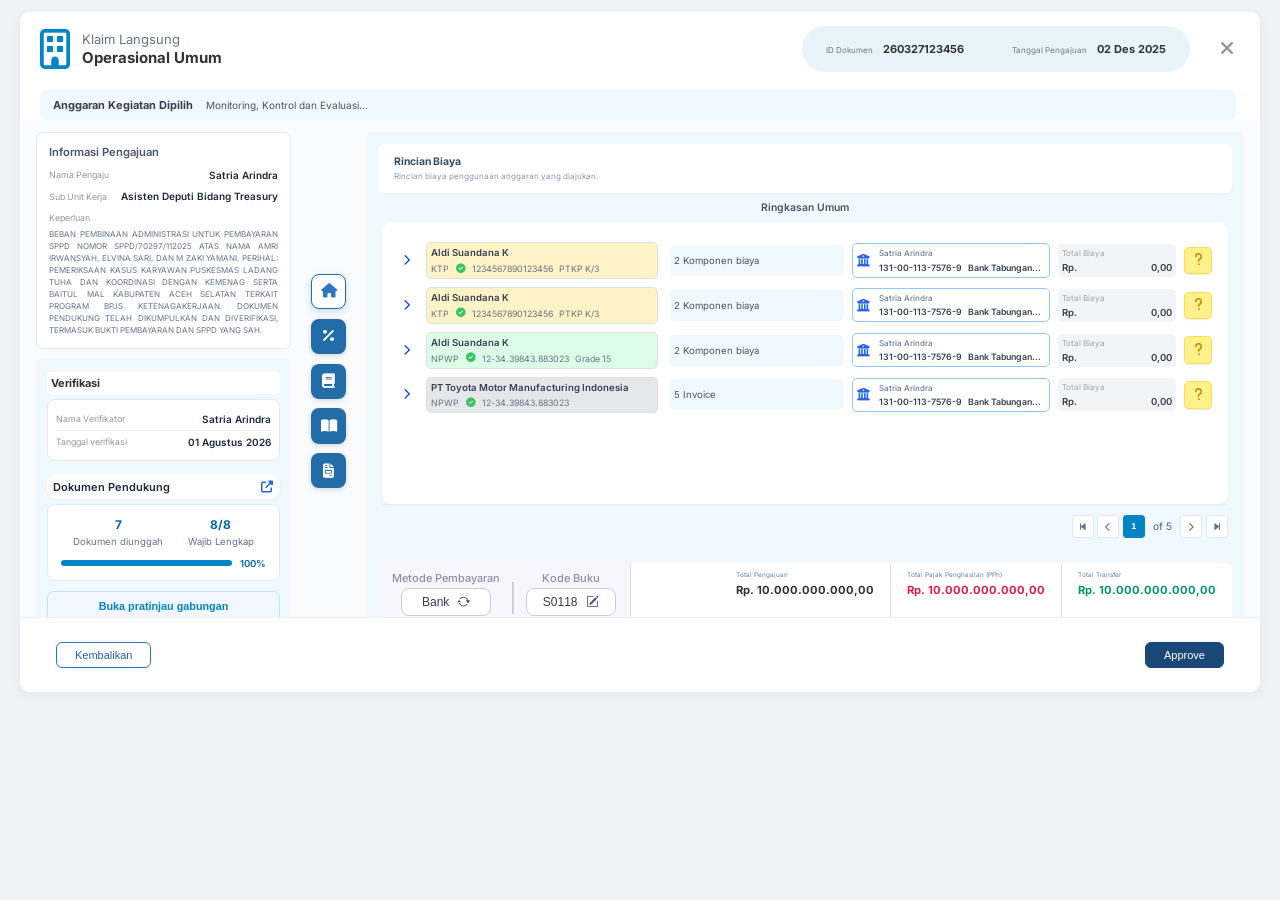
<file: validation.html>
<!DOCTYPE html>
<html lang="en">

<head>
    <meta charset="UTF-8">
    <meta name="viewport" content="width=device-width, initial-scale=1.0">
    <title>Form Validation</title>
    <link rel="stylesheet" href="https://cdnjs.cloudflare.com/ajax/libs/font-awesome/6.4.0/css/all.min.css">
    <link rel="stylesheet" href="style.css">
    <link rel="stylesheet" href="style-popup.css">
    <link rel="stylesheet" href="style-submit.css">
    <link rel="stylesheet" href="style-validation.css">

    <!-- Link Bootstrap Icons yang benar (tanpa tanda kurung markdown) -->
    <link rel="stylesheet" href="https://cdn.jsdelivr.net/npm/bootstrap-icons@1.11.3/font/bootstrap-icons.min.css">
</head>

<body class="form-page-body">

    <!-- Toast Notification -->
    <div id="toastNotification" class="toast hidden">
        <i class="fas fa-check-circle"></i> Berhasil disimpan
    </div>

    <div class="form-main-container">
        <!-- Global Header -->
        <header class="form-header">
            <div class="header-container">
                <i class="far fa-building icon-building"></i>
                <div class="header-left">
                    <div class="breadcrumb">Klaim Langsung</div>
                    <h2 id="header-title">Operasional Umum</h2>
                </div>
            </div>

            <div class="header-center align-end">
                <div class="info-pill">
                    <span class="label">ID Dokumen</span>
                    <span class="value">260327123456</span>
                </div>
                <div class="info-pill">
                    <span class="label">Tanggal Pengajuan</span>
                    <span class="value" id="doc-date" data-status="draft" data-date=""> 02 Des 2025</span>
                </div>
            </div>

            <div class="header-right">
                <div class="stepper" id="stepper-wrapper"></div>

                <button class="close-form-btn" onclick="window.location.href='index.html'">
                    <i class="fas fa-times"></i>
                </button>
            </div>
        </header>
        <div id="step-5-wrapper" class="step-content"
            style="display: flex; flex-direction: column; flex-grow: 1; overflow: hidden;">
            <div class="step2-info-bar">
                <!-- Blok Kiri (Biru Muda Utuh) -->
                <div class="info-item">
                    <span class="info-label">Anggaran Kegiatan Dipilih</span>
                    <span class="info-value" id="info-kegiatan-terpilih-3">Monitoring, Kontrol dan Evaluasi...</span>
                </div>
            </div>

            <main class="step4-main-grid">

                <!-- Part A: Left Side (Informasi & Verifikasi) -->
                <div class="s5-left-panel">
                    <div class="step3-summary-card s5-info-card">
                        <h4>Informasi Pengajuan</h4>

                        <div class="info-row-inline">
                            <span class="s5-info-label">Nama Pengaju</span>
                            <strong class="s5-info-value">Satria Arindra</strong>
                        </div>
                        <div class="info-row-inline">
                            <span class="s5-info-label">Sub Unit Kerja</span>
                            <strong class="s5-info-value">Asisten Deputi Bidang Treasury</strong>
                        </div>

                        <div class="info-row-stacked">
                            <span class="s5-info-label">Keperluan</span>
                            <p class="info-desc">
                                Beban pembinaan administrasi untuk pembayaran SPPD nomor SPPD/70297/112025 atas nama
                                Amri Irwansyah, Elvina Sari, dan M Zaki Yamani. Perihal: pemeriksaan kasus karyawan
                                Puskesmas Ladang Tuha dan koordinasi dengan Kemenag serta Baitul Mal Kabupaten Aceh
                                Selatan terkait program BPJS Ketenagakerjaan. Dokumen pendukung telah dikumpulkan dan
                                diverifikasi, termasuk bukti pembayaran dan SPPD yang sah. </p>
                        </div>
                    </div>

                    <div class="step3-summary-card s5-verifikasi-card">
                        <h4>Verifikasi</h4>

                        <!-- Detail Verifikator -->
                        <div class="info-card">
                            <div class="info-row">
                                <span class="s5-info-label">Nama Verifikator</span>
                                <span class="s5-info-value">Satria Arindra</span>
                            </div>
                            <div class="info-row">
                                <span class="s5-info-label">Tanggal verifikasi</span>
                                <span class="s5-info-value">01 Agustus 2026</span>
                            </div>
                        </div>

                        <!-- Header -->
                        <div class="doc-header-inline" onclick="openFilePreviewModal()" role="button"
                            title="Perbesar / Lihat Pop-up">
                            <h4>Dokumen Pendukung</h4>
                            <span class="pt-zoom">
                                <i class="fas fa-up-right-from-square"></i>
                            </span>
                        </div>

                        <!-- Summary Card -->
                        <div class="doc-summary-card">
                            <div class="summary-stats">
                                <div class="stat-item">
                                    <span class="stat-value">7</span>
                                    <span class="stat-label">Dokumen diunggah</span>
                                </div>
                                <div class="stat-item">
                                    <span class="stat-value">8/8</span>
                                    <span class="stat-label">Wajib Lengkap</span>
                                </div>
                            </div>

                            <!-- Progress Bar -->
                            <div class="progress-wrapper">
                                <div class="progress-bar-fill" style="width: 100%;"></div>
                                <span class="progress-percent">100%</span>
                            </div>
                        </div>

                        <!-- Spacer Area (Area Kosong) -->
                        <div class="doc-body-spacer"></div>

                        <!-- Footer Button -->
                        <footer class="doc-footer-action">
                            <button type="button" class="btn-preview-merged" onclick="openMergedPreview()">
                                Buka pratinjau gabungan
                            </button>
                        </footer>
                    </div>
                </div>

                <!-- Part B: Middle Side (Icon Buttons Centered Vertically) -->
                <div class="s5-middle-panel">
                    <button class="s5-icon-btn active" onclick="switchs5Tab('ringkasan', this)" title="Ringkasan Umum">
                        <i class="fas fa-home"></i>
                    </button>
                    <button class="s5-icon-btn" onclick="switchs5Tab('pajak', this)" title="Informasi Pajak">
                        <i class="fas fa-percent"></i>
                    </button>
                    <button class="s5-icon-btn" onclick="switchs5Tab('pembayaran', this)" title="">
                        <i class="fas fa-book"></i>
                    </button>
                    <button class="s5-icon-btn" onclick="switchs5Tab('jurnal', this)" title="">
                        <i class="fas fa-book-open"></i>
                    </button>
                    <button class="s5-icon-btn" onclick="switchs5Tab('catatan', this)" title="">
                        <i class="fas fa-file-invoice"></i>
                    </button>
                </div>

                <!-- Part C: Right Side (Header & Dynamic Content) -->
                <div class="s5-right-panel">
                    <header class="s5-header">
                        <div class="header-info">
                            <h1>Rincian Biaya</h1>
                            <p>Rincian biaya penggunaan anggaran yang diajukan.</p>
                        </div>
                    </header>

                    <!-- Default Content: Ringkasan Umum (List + Accordion details) -->
                    <div class="s5-right-content" id="s5-content-ringkasan">
                        <h2 class="s5-section-title">Ringkasan Umum</h2>
                        <div class="s5-list-container">

                            <!-- Item 1 (KTP - Orange - Status Centang) -->
                            <div class="s5-accordion-item">
                                <div class="s5-list-row" onclick="toggleRow(this)">
                                    <i class="fa-solid fa-chevron-right chevron-icon"></i>

                                    <div class="card person-card bg-orange" onclick="openModal(event)"
                                        style="cursor: pointer;">
                                        <div class="person-name">Aldi Suandana K</div>
                                        <div class="person-meta">
                                            <span class="tag">KTP</span>
                                            <i class="fa-solid fa-circle-check icon-verified"></i>
                                            <span class="id-number">1234567890123456</span>
                                            <span class="grade">PTKP K/3</span>
                                        </div>
                                    </div>

                                    <div class="card component-card">
                                        2 Komponen biaya
                                    </div>

                                    <div class="card bank-card">
                                        <div class="bank-icon-placeholder">
                                            <i class="fa-solid fa-building-columns"></i>
                                        </div>
                                        <div class="bank-info">
                                            <div class="bank-name">Satria Arindra</div>
                                            <div class="bank-acc">131-00-113-7576-9 <span class="acc-name"></span>Bank Tabungan...</div>
                                        </div>
                                    </div>

                                    <div class="card amount-card">
                                        <div class="amount-label">Total Biaya</div>
                                        <div class="amount-value">
                                            <span>Rp.</span>
                                            <span class="value-number">0,00</span>
                                        </div>
                                    </div>

                                    <div class="status-btn status-warning" data-status="warning"
                                        style="cursor: pointer;" onclick="handleStatusClick(event, this)">
                                        <i class="fa-solid fa-question"></i>
                                    </div>
                                </div>

                                <!-- Detail Sub-Item 1 -->
                                <div class="accordion-content">
                                    <div class="detail-container">
                                        <div class="branch-icon">
                                            <i class="branch-connector"></i>
                                        </div>
                                        <div class="detail-table">
                                            <div class="detail-header">
                                                <div class="col-name">Komponen Biaya</div>
                                                <div class="col-nominalHome">Nominal Biaya</div>
                                                <div class="col-pph">Potongan PPh</div>
                                                <div class="col-transfer text-right">Nominal Transfer</div>
                                            </div>
                                            <div class="detail-row">
                                                <div class="col-name sub-card">Uang Saku Bukan Pegawai Tidak
                                                    Berkesinamb...</div>
                                                <div class="col-nominalHome">Rp. 1.000.000.000,00</div>
                                                <div class="col-pph"><span class="badge-pph">Rp. 0,00</span></div>
                                                <div class="col-transfer"><span class="badge-transfer">Rp. 0,00</span>
                                                </div>
                                            </div>
                                            <div class="detail-row">
                                                <div class="col-name sub-card">Bantuan Transportasi</div>
                                                <div class="col-nominalHome">Rp. 1.000.000.000,00</div>
                                                <div class="col-pph"><span class="badge-pph">Rp. 0,00</span></div>
                                                <div class="col-transfer"><span class="badge-transfer">Rp. 0,00</span>
                                                </div>
                                            </div>
                                        </div>
                                    </div>
                                </div>
                            </div>

                            <!-- Item 2 (KTP - Orange - Status Tanda Tanya) -->
                            <div class="s5-accordion-item">
                                <div class="s5-list-row" onclick="toggleRow(this)">
                                    <i class="fa-solid fa-chevron-right chevron-icon"></i>

                                    <div class="card person-card bg-orange" onclick="openModal(event)"
                                        style="cursor: pointer;" >
                                        <div class="person-name">Aldi Suandana K</div>
                                        <div class="person-meta">
                                            <span class="tag">KTP</span>
                                            <i class="fa-solid fa-circle-check icon-verified"></i>
                                            <span class="id-number">1234567890123456</span>
                                            <span class="grade">PTKP K/3</span>
                                        </div>
                                    </div>

                                    <div class="card component-card">
                                        2 Komponen biaya
                                    </div>

                                    <div class="card bank-card">
                                        <div class="bank-icon-placeholder">
                                            <i class="fa-solid fa-building-columns"></i>
                                        </div>
                                        <div class="bank-info">
                                            <div class="bank-name">Satria Arindra</div>
                                            <div class="bank-acc">131-00-113-7576-9 <span class="acc-name"></span>Bank Tabungan...</div>
                                        </div>
                                    </div>

                                    <div class="card amount-card">
                                        <div class="amount-label">Total Biaya</div>
                                        <div class="amount-value">
                                            <span>Rp.</span>
                                            <span class="value-number">0,00</span>
                                        </div>
                                    </div>
                                    <div class="status-btn status-warning" data-status="warning"
                                        style="cursor: pointer;" onclick="handleStatusClick(event, this)">
                                        <i class="fa-solid fa-question"></i>
                                    </div>
                                </div>

                                <!-- Detail Sub-Item 2 -->
                                <div class="accordion-content">
                                    <div class="detail-container">
                                        <div class="branch-icon">
                                            <i class="branch-connector"></i>
                                        </div>
                                        <div class="detail-table">
                                            <div class="detail-header">
                                                <div class="col-name">Komponen Biaya</div>
                                                <div class="col-nominalHome">Nominal Biaya</div>
                                                <div class="col-pph">Potongan PPh</div>
                                                <div class="col-transfer">Nominal Transfer</div>
                                            </div>
                                            <div class="detail-row">
                                                <div class="col-name sub-card">Komponen Biaya A</div>
                                                <div class="col-nominalHome">Rp. 500.000.000,00</div>
                                                <div class="col-pph"><span class="badge-pph">Rp. 0,00</span>
                                                </div>
                                                <div class="col-transfer"><span class="badge-transfer">Rp. 0,00</span>
                                                </div>
                                            </div>
                                        </div>
                                    </div>
                                </div>
                            </div>

                            <!-- Item 3 (NPWP - Hijau - Status Tanda Tanya) -->
                            <div class="s5-accordion-item">
                                <div class="s5-list-row" onclick="toggleRow(this)">
                                    <i class="fa-solid fa-chevron-right chevron-icon"></i>

                                    <div class="card person-card bg-green-light" onclick="openModal(event)"
                                        style="cursor: pointer;">
                                        <div class="person-name">Aldi Suandana K</div>
                                        <div class="person-meta">
                                            <span class="tag">NPWP</span>
                                            <i class="fa-solid fa-circle-check icon-verified"></i>
                                            <span class="id-number">12-34.39843.883023</span>
                                            <span class="grade">Grade 15</span>
                                        </div>
                                    </div>

                                    <div class="card component-card">
                                        2 Komponen biaya
                                    </div>

                                    <div class="card bank-card">
                                        <div class="bank-icon-placeholder">
                                            <i class="fa-solid fa-building-columns"></i>
                                        </div>
                                        <div class="bank-info">
                                            <div class="bank-name">Satria Arindra</div>
                                            <div class="bank-acc">131-00-113-7576-9 <span class="acc-name"></span>Bank Tabungan...</div>
                                        </div>
                                    </div>

                                    <div class="card amount-card">
                                        <div class="amount-label">Total Biaya</div>
                                        <div class="amount-value">
                                            <span>Rp.</span>
                                            <span class="value-number">0,00</span>
                                        </div>
                                    </div>

                                    <div class="status-btn status-warning" data-status="warning"
                                        style="cursor: pointer;" onclick="handleStatusClick(event, this)">
                                        <i class="fa-solid fa-question"></i>
                                    </div>
                                </div>

                                <!-- Detail Sub-Item 3 -->
                                <div class="accordion-content">
                                    <div class="detail-container">
                                        <div class="branch-icon">
                                            <i class="branch-connector"></i>
                                        </div>
                                        <div class="detail-table">
                                            <div class="detail-header">
                                                <div class="col-name">Komponen Biaya</div>
                                                <div class="col-nominalHome">Nominal Biaya</div>
                                                <div class="col-pph">Potongan PPh</div>
                                                <div class="col-transfer">Nominal Transfer</div>
                                            </div>
                                            <div class="detail-row">
                                                <div class="col-name sub-card">Gaji Pokok / Honorarium</div>
                                                <div class="col-nominalHome">Rp. 50.000.000,00</div>
                                                <div class="col-pph"><span class="badge-pph">Rp. 0,00</span>
                                                </div>
                                                <div class="col-transfer"><span class="badge-transfer">Rp. 0,00</span>
                                                </div>
                                            </div>
                                        </div>
                                    </div>
                                </div>
                            </div>

                            <!-- Item 4 (Perusahaan - Abu-abu - Status Gagal) -->
                            <div class="s5-accordion-item">
                                <div class="s5-list-row" onclick="toggleRow(this)">
                                    <i class="fa-solid fa-chevron-right chevron-icon"></i>

                                    <div class="card person-card bg-gray" onclick="openModal(event, 'modalBadanUsaha')" style="cursor: pointer;">
                                        <div class="person-name">PT Toyota Motor Manufacturing Indonesia</div>
                                        <div class="person-meta">
                                            <span class="tag">NPWP</span>
                                            <i class="fa-solid fa-circle-check icon-verified"></i>
                                            <span class="id-number">12-34.39843.883023</span>
                                        </div>
                                    </div>

                                    <div class="card component-card">
                                        5 Invoice
                                    </div>

                                    <div class="card bank-card">
                                        <div class="bank-icon-placeholder">
                                            <i class="fa-solid fa-building-columns"></i>
                                        </div>
                                        <div class="bank-info">
                                            <div class="bank-name">Satria Arindra</div>
                                            <div class="bank-acc">131-00-113-7576-9 <span class="acc-name"></span>Bank Tabungan...</div>
                                        </div>
                                    </div>

                                    <div class="card amount-card">
                                        <div class="amount-label">Total Biaya</div>
                                        <div class="amount-value">
                                            <span>Rp.</span>
                                            <span class="value-number">0,00</span>
                                        </div>
                                    </div>
                                    <div class="status-btn status-warning" data-status="warning"
                                        style="cursor: pointer;" onclick="handleStatusClick(event, this)">
                                        <i class="fa-solid fa-question"></i>
                                    </div>
                                </div>

                                <!-- Detail Sub-Item 4 -->
                                <div class="accordion-content">
                                    <div class="detail-container">
                                        <div class="branch-icon">
                                            <i class="branch-connector"></i>
                                        </div>
                                        <div class="detail-table">
                                            <div class="detail-header">
                                                <div class="col-name">Invoice List</div>
                                                <div class="col-nominalHome">Nominal Biaya</div>
                                                <div class="col-pph">Potongan PPh</div>
                                                <div class="col-transfer">Nominal Transfer</div>
                                            </div>
                                            <div class="detail-row">
                                                <div class="col-name sub-card">INV-2024-001</div>
                                                <div class="col-nominalHome">Rp. 200.000.000,00</div>
                                                <div class="col-pph"><span class="badge-pph">Rp. 0,00</span>
                                                </div>
                                                <div class="col-transfer"><span class="badge-transfer">Rp. 0,00</span>
                                                </div>
                                            </div>
                                        </div>
                                    </div>
                                </div>
                            </div>

                        </div>
                        <div class="panel-pagination">
                            <span class="total-rincian"></span>
                            <div class="pagination-controls mini-pagination">
                                <button class="page-btn"><i class="fas fa-step-backward"></i></button>
                                <button class="page-btn"><i class="fas fa-chevron-left"></i></button>
                                <button class="page-btn active-page">1</button>
                                <span class="page-text">of 5</span>
                                <button class="page-btn"><i class="fas fa-chevron-right"></i></button>
                                <button class="page-btn"><i class="fas fa-step-forward"></i></button>
                            </div>
                        </div>
                    </div>

                    <div class="s5-right-content" id="s5-content-pajak" style="display:none;">
                        <h2 class="s5-section-title">Potongan Pajak</h2>
                        <div class="s5-header-container">
                            <!-- Header Kolom -->
                            <div class="table-header">
                                <div class="s5-header-left">Jenis Pajak</div>
                                <div class="s5-header-right">Total Potongan Pajak</div>
                            </div>
                        </div>
                        <div class="s5-list-container">

                            <!-- Daftar Potongan Pajak -->
                            <div class="s5-list">

                                <!-- Baris Item 1 -->
                                <div class="tax-accordion-wrapper">

                                    <!-- ITEM LEVEL 1 (BARIS UTAMA PAJAK) -->
                                    <div class="tax-item">
                                        <div class="tax-header-row" onclick="toggleAccordion(this)">
                                            <i class="fa-solid fa-chevron-right chevron-icon"></i>

                                            <div class="tax-main-card">
                                                <span class="tax-title">Pajak Penghasilan Pasal 21</span>
                                                <span class="tax-badge">3 Objek Pajak</span>
                                            </div>

                                            <div class="tax-total-card">
                                                <span class="total-title">Total Potongan</span>
                                                <span class="total-value">Rp. 10.000.000,00</span>
                                            </div>
                                        </div>

                                        <!-- KONTEN LEVEL 2 (PANEL BIRU MUDA) -->
                                        <div class="tax-content-panel">
                                            <div class="tree-container">
                                                <!-- Ikon Cabang Level 1 ke 2 -->
                                                <div class="branch-icon">
                                                    <i class="branch-connector"></i>
                                                </div>

                                                <div class="objek-table">
                                                    <!-- Header Tabel Objek Pajak -->
                                                    <div class="grid-header">
                                                        <div class="col-name-head">Nama Objek Pajak</div>
                                                        <div class="col-dpp-head">Total DPP PPh</div>
                                                        <div class="col-potongan-head">Total Potongan PPh</div>
                                                    </div>

                                                    <!-- ITEM LEVEL 2 (OBJEK PAJAK BERPENGARUH KE LEVEL 3) -->
                                                    <div class="objek-item">
                                                        <div class="objek-row" onclick="toggleAccordion(this)">
                                                            <i class="fa-solid fa-chevron-right chevron-icon"></i>

                                                            <div class="objek-card">
                                                                Uang Saku Bukan Pegawai Tidak Berkesinambungan
                                                            </div>

                                                            <div class="badge-dpp">
                                                                <span>Rp.</span>
                                                                <span>0,00</span>
                                                            </div>

                                                            <div class="badge-potongan">
                                                                <span>Rp.</span>
                                                                <span>0,00</span>
                                                            </div>
                                                        </div>

                                                        <!-- KONTEN LEVEL 3 (DAFTAR PEGAWAI KUNING) -->
                                                        <div class="pegawai-content-panel">
                                                            <!-- Header Kolom Pegawai -->
                                                            <div class="grid-header-pegawai">
                                                                <div class="col-name-head">Nama Pegawai / Pegawai
                                                                    Eksternal / Rekanan</div>
                                                                <div class="col-dpp-head">DPP PPh</div>
                                                                <div class="col-potongan-head">Potongan PPh</div>
                                                            </div>

                                                            <!-- Pegawai 1 (Ada Ikon Cabang) -->
                                                            <div class="pegawai-row">
                                                                <div class="branch-icon">
                                                                    <i class="branch-connector"></i>
                                                                </div>
                                                                <div class="pegawai-card">Aldi Suandana K</div>
                                                                <div class="badge-dpp"><span>Rp.</span><span>0,00</span>
                                                                </div>
                                                                <div class="badge-potongan">
                                                                    <span>Rp.</span><span>0,00</span>
                                                                </div>
                                                            </div>

                                                            <!-- Pegawai 2 -->
                                                            <div class="pegawai-row">
                                                                <div class="branch-icon"></div>
                                                                <div class="pegawai-card">Aldi Suandana K</div>
                                                                <div class="badge-dpp"><span>Rp.</span><span>0,00</span>
                                                                </div>
                                                                <div class="badge-potongan">
                                                                    <span>Rp.</span><span>0,00</span>
                                                                </div>
                                                            </div>

                                                            <!-- Pegawai 3 -->
                                                            <div class="pegawai-row">
                                                                <div class="branch-icon"></div>
                                                                <div class="pegawai-card">Aldi Suandana K</div>
                                                                <div class="badge-dpp"><span>Rp.</span><span>0,00</span>
                                                                </div>
                                                                <div class="badge-potongan">
                                                                    <span>Rp.</span><span>0,00</span>
                                                                </div>
                                                            </div>
                                                        </div>
                                                    </div>
                                                </div>
                                            </div>
                                        </div>
                                    </div>

                                </div>

                                <!-- Baris Item 2 -->
                                <div class="tax-accordion-wrapper">

                                    <!-- ITEM LEVEL 1 (BARIS UTAMA PAJAK) -->
                                    <div class="tax-item">
                                        <div class="tax-header-row" onclick="toggleAccordion(this)">
                                            <i class="fa-solid fa-chevron-right chevron-icon"></i>

                                            <div class="tax-main-card">
                                                <span class="tax-title">Pajak Penghasilan Pasal 21</span>
                                                <span class="tax-badge">3 Objek Pajak</span>
                                            </div>

                                            <div class="tax-total-card">
                                                <span class="total-title">Total Potongan</span>
                                                <span class="total-value">Rp. 10.000.000,00</span>
                                            </div>
                                        </div>

                                        <!-- KONTEN LEVEL 2 (PANEL BIRU MUDA) -->
                                        <div class="tax-content-panel">
                                            <div class="tree-container">
                                                <!-- Ikon Cabang Level 1 ke 2 -->
                                                <div class="branch-icon">
                                                    <i class="branch-connector"></i>
                                                </div>

                                                <div class="objek-table">
                                                    <!-- Header Tabel Objek Pajak -->
                                                    <div class="grid-header">
                                                        <div class="col-name-head">Nama Objek Pajak</div>
                                                        <div class="col-dpp-head">Total DPP PPh</div>
                                                        <div class="col-potongan-head">Total Potongan PPh</div>
                                                    </div>

                                                    <!-- ITEM LEVEL 2 (OBJEK PAJAK BERPENGARUH KE LEVEL 3) -->
                                                    <div class="objek-item">
                                                        <div class="objek-row" onclick="toggleAccordion(this)">
                                                            <i class="fa-solid fa-chevron-right chevron-icon"></i>

                                                            <div class="objek-card">
                                                                Uang Saku Bukan Pegawai Tidak Berkesinambungan
                                                            </div>

                                                            <div class="badge-dpp">
                                                                <span>Rp.</span>
                                                                <span>0,00</span>
                                                            </div>

                                                            <div class="badge-potongan">
                                                                <span>Rp.</span>
                                                                <span>0,00</span>
                                                            </div>
                                                        </div>

                                                        <!-- KONTEN LEVEL 3 (DAFTAR PEGAWAI KUNING) -->
                                                        <div class="pegawai-content-panel">
                                                            <!-- Header Kolom Pegawai -->
                                                            <div class="grid-header-pegawai">
                                                                <div class="col-name-head">Nama Pegawai / Pegawai
                                                                    Eksternal / Rekanan</div>
                                                                <div class="col-dpp-head">DPP PPh</div>
                                                                <div class="col-potongan-head">Potongan PPh</div>
                                                            </div>

                                                            <!-- Pegawai 1 (Ada Ikon Cabang) -->
                                                            <div class="pegawai-row">
                                                                <div class="branch-icon">
                                                                    <i class="branch-connector"></i>
                                                                </div>
                                                                <div class="pegawai-card">Aldi Suandana K</div>
                                                                <div class="badge-dpp"><span>Rp.</span><span>0,00</span>
                                                                </div>
                                                                <div class="badge-potongan">
                                                                    <span>Rp.</span><span>0,00</span>
                                                                </div>
                                                            </div>

                                                            <!-- Pegawai 2 -->
                                                            <div class="pegawai-row">
                                                                <div class="branch-icon"></div>
                                                                <div class="pegawai-card">Aldi Suandana K</div>
                                                                <div class="badge-dpp"><span>Rp.</span><span>0,00</span>
                                                                </div>
                                                                <div class="badge-potongan">
                                                                    <span>Rp.</span><span>0,00</span>
                                                                </div>
                                                            </div>

                                                            <!-- Pegawai 3 -->
                                                            <div class="pegawai-row">
                                                                <div class="branch-icon"></div>
                                                                <div class="pegawai-card">Aldi Suandana K</div>
                                                                <div class="badge-dpp"><span>Rp.</span><span>0,00</span>
                                                                </div>
                                                                <div class="badge-potongan">
                                                                    <span>Rp.</span><span>0,00</span>
                                                                </div>
                                                            </div>
                                                        </div>
                                                    </div>
                                                </div>
                                            </div>
                                        </div>
                                    </div>

                                </div>

                                <!-- Baris Item 3 -->
                                <div class="tax-accordion-wrapper">

                                    <!-- ITEM LEVEL 1 (BARIS UTAMA PAJAK) -->
                                    <div class="tax-item">
                                        <div class="tax-header-row" onclick="toggleAccordion(this)">
                                            <i class="fa-solid fa-chevron-right chevron-icon"></i>

                                            <div class="tax-main-card">
                                                <span class="tax-title">Pajak Penghasilan Pasal 21</span>
                                                <span class="tax-badge">3 Objek Pajak</span>
                                            </div>

                                            <div class="tax-total-card">
                                                <span class="total-title">Total Potongan</span>
                                                <span class="total-value">Rp. 10.000.000,00</span>
                                            </div>
                                        </div>

                                        <!-- KONTEN LEVEL 2 (PANEL BIRU MUDA) -->
                                        <div class="tax-content-panel">
                                            <div class="tree-container">
                                                <!-- Ikon Cabang Level 1 ke 2 -->
                                                <div class="branch-icon">
                                                    <i class="branch-connector"></i>
                                                </div>

                                                <div class="objek-table">
                                                    <!-- Header Tabel Objek Pajak -->
                                                    <div class="grid-header">
                                                        <div class="col-name-head">Nama Objek Pajak</div>
                                                        <div class="col-dpp-head">Total DPP PPh</div>
                                                        <div class="col-potongan-head">Total Potongan PPh</div>
                                                    </div>

                                                    <!-- ITEM LEVEL 2 (OBJEK PAJAK BERPENGARUH KE LEVEL 3) -->
                                                    <div class="objek-item">
                                                        <div class="objek-row" onclick="toggleAccordion(this)">
                                                            <i class="fa-solid fa-chevron-right chevron-icon"></i>

                                                            <div class="objek-card">
                                                                Uang Saku Bukan Pegawai Tidak Berkesinambungan
                                                            </div>

                                                            <div class="badge-dpp">
                                                                <span>Rp.</span>
                                                                <span>0,00</span>
                                                            </div>

                                                            <div class="badge-potongan">
                                                                <span>Rp.</span>
                                                                <span>0,00</span>
                                                            </div>
                                                        </div>

                                                        <!-- KONTEN LEVEL 3 (DAFTAR PEGAWAI KUNING) -->
                                                        <div class="pegawai-content-panel">
                                                            <!-- Header Kolom Pegawai -->
                                                            <div class="grid-header-pegawai">
                                                                <div class="col-name-head">Nama Pegawai / Pegawai
                                                                    Eksternal / Rekanan</div>
                                                                <div class="col-dpp-head">DPP PPh</div>
                                                                <div class="col-potongan-head">Potongan PPh</div>
                                                            </div>

                                                            <!-- Pegawai 1 (Ada Ikon Cabang) -->
                                                            <div class="pegawai-row">
                                                                <div class="branch-icon">
                                                                    <i class="branch-connector"></i>
                                                                </div>
                                                                <div class="pegawai-card">Aldi Suandana K</div>
                                                                <div class="badge-dpp"><span>Rp.</span><span>0,00</span>
                                                                </div>
                                                                <div class="badge-potongan">
                                                                    <span>Rp.</span><span>0,00</span>
                                                                </div>
                                                            </div>

                                                            <!-- Pegawai 2 -->
                                                            <div class="pegawai-row">
                                                                <div class="branch-icon"></div>
                                                                <div class="pegawai-card">Aldi Suandana K</div>
                                                                <div class="badge-dpp"><span>Rp.</span><span>0,00</span>
                                                                </div>
                                                                <div class="badge-potongan">
                                                                    <span>Rp.</span><span>0,00</span>
                                                                </div>
                                                            </div>

                                                            <!-- Pegawai 3 -->
                                                            <div class="pegawai-row">
                                                                <div class="branch-icon"></div>
                                                                <div class="pegawai-card">Aldi Suandana K</div>
                                                                <div class="badge-dpp"><span>Rp.</span><span>0,00</span>
                                                                </div>
                                                                <div class="badge-potongan">
                                                                    <span>Rp.</span><span>0,00</span>
                                                                </div>
                                                            </div>
                                                        </div>
                                                    </div>
                                                </div>
                                            </div>
                                        </div>
                                    </div>

                                </div>

                                <!-- Baris Item 4 -->
                                <div class="tax-accordion-wrapper">

                                    <!-- ITEM LEVEL 1 (BARIS UTAMA PAJAK) -->
                                    <div class="tax-item">
                                        <div class="tax-header-row" onclick="toggleAccordion(this)">
                                            <i class="fa-solid fa-chevron-right chevron-icon"></i>

                                            <div class="tax-main-card">
                                                <span class="tax-title">Pajak Penghasilan Pasal 21</span>
                                                <span class="tax-badge">3 Objek Pajak</span>
                                            </div>

                                            <div class="tax-total-card">
                                                <span class="total-title">Total Potongan</span>
                                                <span class="total-value">Rp. 10.000.000,00</span>
                                            </div>
                                        </div>

                                        <!-- KONTEN LEVEL 2 (PANEL BIRU MUDA) -->
                                        <div class="tax-content-panel">
                                            <div class="tree-container">
                                                <!-- Ikon Cabang Level 1 ke 2 -->
                                                <div class="branch-icon">
                                                    <i class="branch-connector"></i>
                                                </div>

                                                <div class="objek-table">
                                                    <!-- Header Tabel Objek Pajak -->
                                                    <div class="grid-header">
                                                        <div class="col-name-head">Nama Objek Pajak</div>
                                                        <div class="col-dpp-head">Total DPP PPh</div>
                                                        <div class="col-potongan-head">Total Potongan PPh</div>
                                                    </div>

                                                    <!-- ITEM LEVEL 2 (OBJEK PAJAK BERPENGARUH KE LEVEL 3) -->
                                                    <div class="objek-item">
                                                        <div class="objek-row" onclick="toggleAccordion(this)">
                                                            <i class="fa-solid fa-chevron-right chevron-icon"></i>

                                                            <div class="objek-card">
                                                                Uang Saku Bukan Pegawai Tidak Berkesinambungan
                                                            </div>

                                                            <div class="badge-dpp">
                                                                <span>Rp.</span>
                                                                <span>0,00</span>
                                                            </div>

                                                            <div class="badge-potongan">
                                                                <span>Rp.</span>
                                                                <span>0,00</span>
                                                            </div>
                                                        </div>

                                                        <!-- KONTEN LEVEL 3 (DAFTAR PEGAWAI KUNING) -->
                                                        <div class="pegawai-content-panel">
                                                            <!-- Header Kolom Pegawai -->
                                                            <div class="grid-header-pegawai">
                                                                <div class="col-name-head">Nama Pegawai / Pegawai
                                                                    Eksternal / Rekanan</div>
                                                                <div class="col-dpp-head">DPP PPh</div>
                                                                <div class="col-potongan-head">Potongan PPh</div>
                                                            </div>

                                                            <!-- Pegawai 1 (Ada Ikon Cabang) -->
                                                            <div class="pegawai-row">
                                                                <div class="branch-icon">
                                                                    <i class="branch-connector"></i>
                                                                </div>
                                                                <div class="pegawai-card">Aldi Suandana K</div>
                                                                <div class="badge-dpp"><span>Rp.</span><span>0,00</span>
                                                                </div>
                                                                <div class="badge-potongan">
                                                                    <span>Rp.</span><span>0,00</span>
                                                                </div>
                                                            </div>

                                                            <!-- Pegawai 2 -->
                                                            <div class="pegawai-row">
                                                                <div class="branch-icon"></div>
                                                                <div class="pegawai-card">Aldi Suandana K</div>
                                                                <div class="badge-dpp"><span>Rp.</span><span>0,00</span>
                                                                </div>
                                                                <div class="badge-potongan">
                                                                    <span>Rp.</span><span>0,00</span>
                                                                </div>
                                                            </div>

                                                            <!-- Pegawai 3 -->
                                                            <div class="pegawai-row">
                                                                <div class="branch-icon"></div>
                                                                <div class="pegawai-card">Aldi Suandana K</div>
                                                                <div class="badge-dpp"><span>Rp.</span><span>0,00</span>
                                                                </div>
                                                                <div class="badge-potongan">
                                                                    <span>Rp.</span><span>0,00</span>
                                                                </div>
                                                            </div>
                                                        </div>
                                                    </div>
                                                </div>
                                            </div>
                                        </div>
                                    </div>

                                </div>

                            </div>
                        </div>
                    </div>

                    <div class="s5-right-content" id="s5-content-pembayaran" style="display:none;">
                        <h2 class="s5-section-title">Tujuan dan Status Pembayaran</h2>
                        <div class="s5-header-container">
                            <!-- Header Labels -->
                            <div class="table-header">
                                <div class="col-target">Tujuan Pembayaran</div>
                                <div class="col-nominal">Nominal Transfer</div>
                                <div class="col-status">Status Transfer</div>
                                <div class="col-code">Kode Transfer</div>
                            </div>
                        </div>
                        <div class="s5-list-container">
                            <!-- List Rows -->
                            <div class="s5-list">
                                <div class="s5-accordion-item">
                                    <div class="s5-list-row" onclick="toggleRow(this)">
                                        <i class="fa-solid fa-chevron-right chevron-icon"></i>


                                        <div class="main-card">
                                            <div class="bank-info-2">
                                                <div class="bank-logo">
                                                    <svg width="28" height="28" viewBox="0 0 32 32" fill="none">
                                                        <path d="M4 11C10 7, 22 7, 28 11" stroke="#004680"
                                                            stroke-width="4" stroke-linecap="round" />
                                                        <path d="M4 16C10 12, 22 12, 28 16" stroke="#cfa028"
                                                            stroke-width="4" stroke-linecap="round" />
                                                        <path d="M4 21C10 17, 22 17, 28 21" stroke="#004680"
                                                            stroke-width="4" stroke-linecap="round" />
                                                    </svg>
                                                </div>
                                                <div class="bank-details">
                                                    <span class="bank-name">Bank Tabungan Negara Unit Syariah</span>
                                                    <div class="account-row">
                                                        <span class="account-number">131-00-113-7576-9</span>
                                                        <i class="fa-solid fa-circle-check icon-verified"></i>
                                                    </div>
                                                    <span class="account-holder">Satria Arindra</span>
                                                </div>
                                            </div>

                                            <div class="recipient-tag">2 Pegawai Internal, 1 Rekanan</div>

                                            <div class="nominal-box">
                                                <span>Rp.</span>
                                                <span>0,00</span>
                                            </div>
                                        </div>

                                        <div class="status-card">
                                            <div class="status-badge status-pending">Belum Proses</div>
                                            <div class="code-box">xxxxxx</div>
                                        </div>
                                    </div>
                                    <div class="accordion-content">
                                        <div class="detail-container">
                                            <div class="branch-icon">
                                                <i class="branch-connector"></i>
                                            </div>
                                            <div class="detail-tableTujuan">
                                                <div class="detail-header">
                                                    <div class="col-name">Nama Pegawai/Pegawai Eksternal/Rekanan</div>
                                                    <div class="col-nominalHome">Total Biaya</div>
                                                    <div class="col-pph">Total Potongan</div>
                                                    <div class="col-transfer text-right">Total Transfer</div>
                                                </div>
                                                <div class="detail-row row-pegawai">
                                                    <div class="col-name sub-card">Aldi Suadaana K</div>
                                                    <div class="col-nominalHome">Rp. 1.000.000.000,00</div>
                                                    <div class="col-pph"><span class="badge-pph">Rp. 0,00</span></div>
                                                    <div class="col-transfer"><span class="badge-transfer">Rp.
                                                            0,00</span></div>
                                                </div>
                                                <div class="detail-row row-rekanan">
                                                    <div class="col-name sub-card">PT Toyota Manufracturing Indonesia
                                                    </div>
                                                    <div class="col-nominalHome">Rp. 1.000.000.000,00</div>
                                                    <div class="col-pph"><span class="badge-pph">Rp. 0,00</span></div>
                                                    <div class="col-transfer"><span class="badge-transfer">Rp.
                                                            0,00</span></div>
                                                </div>
                                            </div>
                                        </div>
                                    </div>
                                </div>
                                <div class="s5-accordion-item">
                                    <div class="s5-list-row" onclick="toggleRow(this)">
                                        <i class="fa-solid fa-chevron-right chevron-icon"></i>


                                        <div class="main-card">
                                            <div class="bank-info-2">
                                                <div class="bank-logo">
                                                    <svg width="28" height="28" viewBox="0 0 32 32" fill="none">
                                                        <path d="M4 11C10 7, 22 7, 28 11" stroke="#004680"
                                                            stroke-width="4" stroke-linecap="round" />
                                                        <path d="M4 16C10 12, 22 12, 28 16" stroke="#cfa028"
                                                            stroke-width="4" stroke-linecap="round" />
                                                        <path d="M4 21C10 17, 22 17, 28 21" stroke="#004680"
                                                            stroke-width="4" stroke-linecap="round" />
                                                    </svg>
                                                </div>
                                                <div class="bank-details">
                                                    <span class="bank-name">Bank Tabungan Negara Unit Syariah</span>
                                                    <div class="account-row">
                                                        <span class="account-number">131-00-113-7576-9</span>
                                                        <i class="fa-solid fa-circle-check icon-verified"></i>
                                                    </div>
                                                    <span class="account-holder">Satria Arindra</span>
                                                </div>
                                            </div>

                                            <div class="recipient-tag">2 Pegawai Internal, 1 Rekanan</div>

                                            <div class="nominal-box">
                                                <span>Rp.</span>
                                                <span>0,00</span>
                                            </div>
                                        </div>

                                        <div class="status-card">
                                            <div class="status-badge status-success">Sukses</div>
                                            <div class="code-box">xxxxxx</div>
                                        </div>
                                    </div>
                                    <div class="accordion-content">
                                        <div class="detail-container">
                                            <div class="branch-icon">
                                                <i class="branch-connector"></i>
                                            </div>
                                            <div class="detail-tableTujuan">
                                                <div class="detail-header">
                                                    <div class="col-name">Nama Pegawai/Pegawai Eksternal/Rekanan</div>
                                                    <div class="col-nominalHome">Total Biaya</div>
                                                    <div class="col-pph">Total Potongan</div>
                                                    <div class="col-transfer text-right">Total Transfer</div>
                                                </div>
                                                <div class="detail-row row-pegawai">
                                                    <div class="col-name sub-card">Aldi Suadaana K</div>
                                                    <div class="col-nominalHome">Rp. 1.000.000.000,00</div>
                                                    <div class="col-pph"><span class="badge-pph">Rp. 0,00</span></div>
                                                    <div class="col-transfer"><span class="badge-transfer">Rp.
                                                            0,00</span></div>
                                                </div>
                                                <div class="detail-row row-rekanan">
                                                    <div class="col-name sub-card">PT Toyota Manufracturing Indonesia
                                                    </div>
                                                    <div class="col-nominalHome">Rp. 1.000.000.000,00</div>
                                                    <div class="col-pph"><span class="badge-pph">Rp. 0,00</span></div>
                                                    <div class="col-transfer"><span class="badge-transfer">Rp.
                                                            0,00</span></div>
                                                </div>
                                            </div>
                                        </div>
                                    </div>
                                </div>
                                <div class="s5-accordion-item">
                                    <div class="s5-list-row" onclick="toggleRow(this)">
                                        <i class="fa-solid fa-chevron-right chevron-icon"></i>


                                        <div class="main-card">
                                            <div class="bank-info-2">
                                                <div class="bank-logo">
                                                    <svg width="28" height="28" viewBox="0 0 32 32" fill="none">
                                                        <path d="M4 11C10 7, 22 7, 28 11" stroke="#004680"
                                                            stroke-width="4" stroke-linecap="round" />
                                                        <path d="M4 16C10 12, 22 12, 28 16" stroke="#cfa028"
                                                            stroke-width="4" stroke-linecap="round" />
                                                        <path d="M4 21C10 17, 22 17, 28 21" stroke="#004680"
                                                            stroke-width="4" stroke-linecap="round" />
                                                    </svg>
                                                </div>
                                                <div class="bank-details">
                                                    <span class="bank-name">Bank Tabungan Negara Unit Syariah</span>
                                                    <div class="account-row">
                                                        <span class="account-number">131-00-113-7576-9</span>
                                                        <i class="fa-solid fa-circle-check icon-verified"></i>
                                                    </div>
                                                    <span class="account-holder">Satria Arindra</span>
                                                </div>
                                            </div>

                                            <div class="recipient-tag">2 Pegawai Internal, 1 Rekanan</div>

                                            <div class="nominal-box">
                                                <span>Rp.</span>
                                                <span>0,00</span>
                                            </div>
                                        </div>

                                        <div class="status-card">
                                            <div class="status-badge status-pending">Belum Proses</div>
                                            <div class="code-box">xxxxxx</div>
                                        </div>
                                    </div>
                                    <div class="accordion-content">
                                        <div class="detail-container">
                                            <div class="branch-icon">
                                                <i class="branch-connector"></i>
                                            </div>
                                            <div class="detail-tableTujuan">
                                                <div class="detail-header">
                                                    <div class="col-name">Nama Pegawai/Pegawai Eksternal/Rekanan</div>
                                                    <div class="col-nominalHome">Total Biaya</div>
                                                    <div class="col-pph">Total Potongan</div>
                                                    <div class="col-transfer text-right">Total Transfer</div>
                                                </div>
                                                <div class="detail-row row-pegawai">
                                                    <div class="col-name sub-card">Aldi Suadaana K</div>
                                                    <div class="col-nominalHome">Rp. 1.000.000.000,00</div>
                                                    <div class="col-pph"><span class="badge-pph">Rp. 0,00</span></div>
                                                    <div class="col-transfer"><span class="badge-transfer">Rp.
                                                            0,00</span></div>
                                                </div>
                                                <div class="detail-row row-rekanan">
                                                    <div class="col-name sub-card">PT Toyota Manufracturing Indonesia
                                                    </div>
                                                    <div class="col-nominalHome">Rp. 1.000.000.000,00</div>
                                                    <div class="col-pph"><span class="badge-pph">Rp. 0,00</span></div>
                                                    <div class="col-transfer"><span class="badge-transfer">Rp.
                                                            0,00</span></div>
                                                </div>
                                            </div>
                                        </div>
                                    </div>
                                </div>
                                <div class="s5-accordion-item">
                                    <div class="s5-list-row" onclick="toggleRow(this)">
                                        <i class="fa-solid fa-chevron-right chevron-icon"></i>


                                        <div class="main-card">
                                            <div class="bank-info-2">
                                                <div class="bank-logo">
                                                    <svg width="28" height="28" viewBox="0 0 32 32" fill="none">
                                                        <path d="M4 11C10 7, 22 7, 28 11" stroke="#004680"
                                                            stroke-width="4" stroke-linecap="round" />
                                                        <path d="M4 16C10 12, 22 12, 28 16" stroke="#cfa028"
                                                            stroke-width="4" stroke-linecap="round" />
                                                        <path d="M4 21C10 17, 22 17, 28 21" stroke="#004680"
                                                            stroke-width="4" stroke-linecap="round" />
                                                    </svg>
                                                </div>
                                                <div class="bank-details">
                                                    <span class="bank-name">Bank Tabungan Negara Unit Syariah</span>
                                                    <div class="account-row">
                                                        <span class="account-number">131-00-113-7576-9</span>
                                                        <i class="fa-solid fa-circle-check icon-verified"></i>
                                                    </div>
                                                    <span class="account-holder">Satria Arindra</span>
                                                </div>
                                            </div>

                                            <div class="recipient-tag">2 Pegawai Internal, 1 Rekanan</div>

                                            <div class="nominal-box">
                                                <span>Rp.</span>
                                                <span>0,00</span>
                                            </div>
                                        </div>

                                        <div class="status-card">
                                            <div class="status-badge status-processing">Dalam proses</div>
                                            <div class="code-box">xxxxxx</div>
                                        </div>
                                    </div>
                                    <div class="accordion-content">
                                        <div class="detail-container">
                                            <div class="branch-icon">
                                                <i class="branch-connector"></i>
                                            </div>
                                            <div class="detail-tableTujuan">
                                                <div class="detail-header">
                                                    <div class="col-name">Nama Pegawai/Pegawai Eksternal/Rekanan</div>
                                                    <div class="col-nominalHome">Total Biaya</div>
                                                    <div class="col-pph">Total Potongan</div>
                                                    <div class="col-transfer text-right">Total Transfer</div>
                                                </div>
                                                <div class="detail-row row-pegawai">
                                                    <div class="col-name sub-card">Aldi Suadaana K</div>
                                                    <div class="col-nominalHome">Rp. 1.000.000.000,00</div>
                                                    <div class="col-pph"><span class="badge-pph">Rp. 0,00</span></div>
                                                    <div class="col-transfer"><span class="badge-transfer">Rp.
                                                            0,00</span></div>
                                                </div>
                                                <div class="detail-row row-rekanan">
                                                    <div class="col-name sub-card">PT Toyota Manufracturing Indonesia
                                                    </div>
                                                    <div class="col-nominalHome">Rp. 1.000.000.000,00</div>
                                                    <div class="col-pph"><span class="badge-pph">Rp. 0,00</span></div>
                                                    <div class="col-transfer"><span class="badge-transfer">Rp.
                                                            0,00</span></div>
                                                </div>
                                            </div>
                                        </div>
                                    </div>
                                </div>
                                <div class="s5-accordion-item">
                                    <div class="s5-list-row" onclick="toggleRow(this)">
                                        <i class="fa-solid fa-chevron-right chevron-icon"></i>


                                        <div class="main-card">
                                            <div class="bank-info-2">
                                                <div class="bank-logo">
                                                    <svg width="28" height="28" viewBox="0 0 32 32" fill="none">
                                                        <path d="M4 11C10 7, 22 7, 28 11" stroke="#004680"
                                                            stroke-width="4" stroke-linecap="round" />
                                                        <path d="M4 16C10 12, 22 12, 28 16" stroke="#cfa028"
                                                            stroke-width="4" stroke-linecap="round" />
                                                        <path d="M4 21C10 17, 22 17, 28 21" stroke="#004680"
                                                            stroke-width="4" stroke-linecap="round" />
                                                    </svg>
                                                </div>
                                                <div class="bank-details">
                                                    <span class="bank-name">Bank Tabungan Negara Unit Syariah</span>
                                                    <div class="account-row">
                                                        <span class="account-number">131-00-113-7576-9</span>
                                                        <i class="fa-solid fa-circle-check icon-verified"></i>
                                                    </div>
                                                    <span class="account-holder">Satria Arindra</span>
                                                </div>
                                            </div>

                                            <div class="recipient-tag">2 Pegawai Internal, 1 Rekanan</div>

                                            <div class="nominal-box">
                                                <span>Rp.</span>
                                                <span>0,00</span>
                                            </div>
                                        </div>

                                        <div class="status-card">
                                            <div class="status-badge status-processing">Dalam Proses</div>
                                            <div class="code-box">xxxxxx</div>
                                        </div>
                                    </div>
                                    <div class="accordion-content">
                                        <div class="detail-container">
                                            <div class="branch-icon">
                                                <i class="branch-connector"></i>
                                            </div>
                                            <div class="detail-tableTujuan">
                                                <div class="detail-header">
                                                    <div class="col-name">Nama Pegawai/Pegawai Eksternal/Rekanan</div>
                                                    <div class="col-nominalHome">Total Biaya</div>
                                                    <div class="col-pph">Total Potongan</div>
                                                    <div class="col-transfer text-right">Total Transfer</div>
                                                </div>
                                                <div class="detail-row row-pegawai">
                                                    <div class="col-name sub-card">Aldi Suadaana K</div>
                                                    <div class="col-nominalHome">Rp. 1.000.000.000,00</div>
                                                    <div class="col-pph"><span class="badge-pph">Rp. 0,00</span></div>
                                                    <div class="col-transfer"><span class="badge-transfer">Rp.
                                                            0,00</span></div>
                                                </div>
                                                <div class="detail-row row-rekanan">
                                                    <div class="col-name sub-card">PT Toyota Manufracturing Indonesia
                                                    </div>
                                                    <div class="col-nominalHome">Rp. 1.000.000.000,00</div>
                                                    <div class="col-pph"><span class="badge-pph">Rp. 0,00</span></div>
                                                    <div class="col-transfer"><span class="badge-transfer">Rp.
                                                            0,00</span></div>
                                                </div>
                                            </div>
                                        </div>
                                    </div>
                                </div>

                            </div>

                        </div>
                    </div>

                    <div class="s5-right-content" id="s5-content-jurnal" style="display:none;">
                        <h2 class="s5-section-title">Jurnal Voucher</h2>
                        <div class="s5-list-container">

                            <!-- Timeline Stepper -->
                            <div class="stepper-container">
                                <!-- Garis Penghubung Background -->
                                <div class="step-line-container">
                                    <div class="step-line"></div>
                                    <div class="step-line"></div>
                                    <div class="step-line"></div>
                                    <div class="step-line active-blue"></div>
                                </div>

                                <!-- Step 1 (Grey / Normal Dibalik) -->
                                <div class="step-item">
                                    <div class="step-node node-gray"></div>
                                    <div class="step-info">
                                        <span class="step-date">1 Jan 2025</span>
                                        <span class="step-title">BYMHD</span>
                                        <span class="step-status status-gray">Normal · Dibalik</span>
                                    </div>
                                </div>

                                <!-- Step 2 (Green / Reversal Terposting) -->
                                <div class="step-item">
                                    <div class="step-node node-green"></div>
                                    <div class="step-info">
                                        <span class="step-date">1 Jan 2025</span>
                                        <span class="step-title">BYMHD</span>
                                        <span class="step-status status-green">Reversal · Terposting</span>
                                    </div>
                                </div>

                                <!-- Step 3 (Pink / Normal Dibatalkan) -->
                                <div class="step-item">
                                    <div class="step-node node-pink"></div>
                                    <div class="step-info">
                                        <span class="step-date">1 Jan 2025</span>
                                        <span class="step-title">Pembayaran</span>
                                        <span class="step-status status-pink">Normal · Dibatalkan</span>
                                    </div>
                                </div>

                                <!-- Step 4 (Green / Reversal Terposting) -->
                                <div class="step-item">
                                    <div class="step-node node-green"></div>
                                    <div class="step-info">
                                        <span class="step-date">1 Jan 2025</span>
                                        <span class="step-title">Pembayaran</span>
                                        <span class="step-status status-green">Reversal · Terposting</span>
                                    </div>
                                </div>

                                <!-- Step 5 (Blue / Active - Pembayaran Ulang) -->
                                <div class="step-item">
                                    <div class="step-node node-blue"></div>
                                    <div class="step-info">
                                        <span class="step-date active">1 Jan 2025</span>
                                        <span class="step-title active">Pembayaran Ulang</span>
                                        <span class="step-status status-blue">Normal · Terposting</span>
                                    </div>
                                </div>
                            </div>

                            <!-- Kartu Detail Jurnal -->
                            <div class="detail-card">
                                <div class="card-header">
                                    <h2 class="card-title">Detail Jurnal — Pembayaran Ulang</h2>
                                    <p class="card-subtitle">VJ-260327-005 · 21 Des 2026 · Normal · Terposting · 3 baris
                                    </p>
                                </div>

                                <table class="journal-table">
                                    <thead>
                                        <tr>
                                            <th style="width: 50px; text-align: center;">No.</th>
                                            <th>Kode Akun</th>
                                            <th>Nama Akun</th>
                                            <th class="text-right" style="width: 150px;">Debit</th>
                                            <th class="text-right" style="width: 150px;">Kredit</th>
                                        </tr>
                                    </thead>
                                    <tbody>
                                        <tr>
                                            <td style="text-align: center;">1</td>
                                            <td>1-1100</td>
                                            <td>Kas & Setara Kas</td>
                                            <td class="text-right">Rp 25.000.000</td>
                                            <td class="text-right dash-symbol">—</td>
                                        </tr>
                                        <tr>
                                            <td style="text-align: center;">2</td>
                                            <td>5-2100</td>
                                            <td>Beban Perjalanan Dinas</td>
                                            <td class="text-right dash-symbol">—</td>
                                            <td class="text-right">Rp 22.500.000</td>
                                        </tr>
                                        <tr>
                                            <td style="text-align: center;">3</td>
                                            <td>2-1300</td>
                                            <td>Hutang PPh 21</td>
                                            <td class="text-right dash-symbol">—</td>
                                            <td class="text-right">Rp 2.500.000</td>
                                        </tr>
                                    </tbody>
                                </table>

                                <!-- Baris Total -->
                                <div class="table-footer">
                                    <span class="total-title">Total</span>
                                    <div class="total-amounts">
                                        <span class="total-val" style="margin-right: 50px;">Rp 25.000.000</span>
                                        <span class="total-val">Rp 25.000.000</span>
                                    </div>
                                </div>
                            </div>
                        </div>
                    </div>

                    <div class="s5-right-content" id="s5-content-catatan" style="display:none;">
                        <h2 class="s5-section-title">Aktifitas dan Catatan</h2>


                        <div class="main-container">
                            <div class="s5-list-container">
                                <!-- Left Sidebar: Alur Persetujuan -->
                                <div class="sidebar">
                                    <div class="sidebar-title">Alur Persetujuan</div>

                                    <div class="flow-wrapper">
                                        <div class="flow-list">

                                            <div class="flow-item active">
                                                <div class="flow-item-left">
                                                    <span class="dot dot-blue"></span>
                                                    <div class="flow-text">
                                                        <span class="flow-title">Pembuat</span>
                                                        <span class="flow-subtitle sub-blue">Sedang diperbaiki -
                                                            Aktif</span>
                                                    </div>
                                                </div>
                                                <span class="flow-number">1</span>
                                            </div>

                                            <div class="flow-item">
                                                <div class="flow-item-left">
                                                    <span class="dot dot-green"></span>
                                                    <div class="flow-text">
                                                        <span class="flow-title">Asisten Deputi Unit Kerja</span>
                                                        <span class="flow-subtitle sub-green">Disetujui</span>
                                                    </div>
                                                </div>
                                                <span class="flow-number">2</span>
                                            </div>

                                            <div class="flow-item">
                                                <div class="flow-item-left">
                                                    <span class="dot dot-orange"></span>
                                                    <div class="flow-text">
                                                        <span class="flow-title">Deputi Unit Kerja</span>
                                                        <span class="flow-subtitle sub-orange">Dikembalikan ke
                                                            pembuat</span>
                                                    </div>
                                                </div>
                                                <span class="flow-number">3</span>
                                            </div>

                                            <div class="flow-item">
                                                <div class="flow-item-left">
                                                    <span class="dot dot-grey"></span>
                                                    <div class="flow-text">
                                                        <span class="flow-title">Direktur Teknis</span>
                                                        <span class="flow-subtitle sub-grey">Belum dapat diproses</span>
                                                    </div>
                                                </div>
                                                <span class="flow-number">4</span>
                                            </div>

                                            <div class="flow-item">
                                                <div class="flow-item-left">
                                                    <span class="dot dot-grey"></span>
                                                    <div class="flow-text">
                                                        <span class="flow-title">Verifikator Keuangan</span>
                                                        <span class="flow-subtitle sub-grey">Belum dapat diproses</span>
                                                    </div>
                                                </div>
                                                <span class="flow-number">5</span>
                                            </div>

                                            <div class="flow-item">
                                                <div class="flow-item-left">
                                                    <span class="dot dot-grey"></span>
                                                    <div class="flow-text">
                                                        <span class="flow-title">Asisten Deputi Perpajakan</span>
                                                        <span class="flow-subtitle sub-grey">Belum dapat diproses</span>
                                                    </div>
                                                </div>
                                                <span class="flow-number">6</span>
                                            </div>

                                            <div class="flow-item">
                                                <div class="flow-item-left">
                                                    <span class="dot dot-grey"></span>
                                                    <div class="flow-text">
                                                        <span class="flow-title">Asisten Deputi Treasury</span>
                                                        <span class="flow-subtitle sub-grey">Belum dapat diproses</span>
                                                    </div>
                                                </div>
                                                <span class="flow-number">7</span>
                                            </div>

                                            <div class="flow-item">
                                                <div class="flow-item-left">
                                                    <span class="dot dot-grey"></span>
                                                    <div class="flow-text">
                                                        <span class="flow-title">Deputi Keuangan</span>
                                                        <span class="flow-subtitle sub-grey">Belum dapat diproses</span>
                                                    </div>
                                                </div>
                                                <span class="flow-number">8</span>
                                            </div>

                                            <div class="flow-item">
                                                <div class="flow-item-left">
                                                    <span class="dot dot-grey"></span>
                                                    <div class="flow-text">
                                                        <span class="flow-title">Direktur Keuangan</span>
                                                        <span class="flow-subtitle sub-grey">Belum dapat diproses</span>
                                                    </div>
                                                </div>
                                                <span class="flow-number">9</span>
                                            </div>

                                            <div class="flow-item">
                                                <div class="flow-item-left">
                                                    <span class="dot dot-grey"></span>
                                                    <div class="flow-text">
                                                        <span class="flow-title">Direktur Utama</span>
                                                        <span class="flow-subtitle sub-grey">Belum dapat diproses</span>
                                                    </div>
                                                </div>
                                                <span class="flow-number">10</span>
                                            </div>

                                        </div>
                                    </div>
                                </div>

                            </div>
                            <div class="s5-list-container s5-aktivitas">
                                <!-- Right Content: Aktivitas Dokumen -->
                                <div class="content-panel">
                                    <div class="content-header">
                                        <div class="header-title-group">
                                            <div class="panel-title">Aktivitas Dokumen</div>
                                            <div class="panel-subtitle">Semua tahap · 6 aktivitas</div>
                                        </div>
                                        <button class="sort-btn">Terbaru &darr;</button>
                                    </div>

                                    <div class="activity-list">

                                        <div class="activity-card blue-card">
                                            <span class="dot dot-blue"></span>
                                            <div class="activity-content">
                                                <span class="activity-main-text">Pembuat mulai memperbaiki
                                                    pengajuan</span>
                                                <span class="activity-meta">Satria Arindra · Pembuat · 21 Mar 2026,
                                                    08:30</span>
                                            </div>
                                        </div>

                                        <div class="activity-card amber-card">
                                            <span class="dot dot-orange"></span>
                                            <div class="activity-content">
                                                <span class="activity-main-text">Pengajuan dikembalikan ke
                                                    pembuat</span>
                                                <span class="activity-meta">Budi Santoso · Deputi Unit Kerja · 20 Mar
                                                    2026, 10:42</span>
                                                <p class="activity-note">Dokumen pendukung belum sesuai dengan kegiatan
                                                    yang diajukan. Mohon perbarui kuitansi dan rincian biaya.</p>
                                            </div>
                                        </div>

                                        <div class="activity-card">
                                            <span class="dot dot-green"></span>
                                            <div class="activity-content">
                                                <span class="activity-main-text">Disetujui Asisten Deputi Unit
                                                    Kerja</span>
                                                <span class="activity-meta">19 Mar 2026, 14:22</span>
                                            </div>
                                        </div>

                                        <div class="activity-card">
                                            <span class="dot dot-green"></span>
                                            <div class="activity-content">
                                                <span class="activity-main-text">Pengajuan dikirim oleh pembuat</span>
                                                <span class="activity-meta">18 Mar 2026, 09:15</span>
                                            </div>
                                        </div>

                                        <div class="activity-card">
                                            <span class="dot dot-grey"></span>
                                            <div class="activity-content">
                                                <span class="activity-main-text">Pengajuan dibuat</span>
                                                <span class="activity-meta">Sistem · 18 Mar 2026, 09:10</span>
                                            </div>
                                        </div>

                                    </div>
                                </div>

                            </div>
                        </div>
                    </div>

                    <footer class="s5-header">
                        <div class="header-summary">

                            <!-- Wrapper box dengan background ungu muda -->
                            <div class="action-group-box">
                                <!-- Metode Pembayaran -->
                                <div class="action-item">
                                    <span class="action-label">Metode Pembayaran</span>
                                    <button type="button" class="btn-toggle" id="btnPayment"
                                        onclick="togglePayment(this)">
                                        <span class="btn-text">Bank</span>
                                        <i class="bi bi-arrow-repeat"></i>
                                    </button>
                                </div>

                                <!-- Divider Vertikal -->
                                <div class="group-divider"></div>

                                <!-- Kode Buku -->
                                <div class="action-item">
                                    <span class="action-label">Kode Buku</span>
                                    <button type="button" class="btn-static">
                                        <span class="code-text">S0118</span>
                                        <i class="bi bi-pencil-square icon-pencil"></i>
                                    </button>
                                </div>
                            </div>

                            <!-- Total Pengajuan -->
                            <div class="step4-summary-box">
                                <span class="summary-title">Total Pengajuan</span>
                                <span class="summary-amount">Rp. 10.000.000.000,00</span>
                            </div>
                            <!-- Total PPh -->
                            <div class="step4-summary-box">
                                <span class="summary-title">Total Pajak Penghasilan (PPh)</span>
                                <span class="summary-amount text-red">Rp. 10.000.000.000,00</span>
                            </div>
                            <!-- Total Transfer -->
                            <div class="step4-summary-box">
                                <span class="summary-title">Total Transfer</span>
                                <span class="summary-amount text-green">Rp. 10.000.000.000,00</span>
                            </div>
                        </div>
                    </footer>
            </main>
            <footer class="form-footer">
<div class="action-footer">
  <button class="btn-action btn-kembalikan" onclick="window.location.href='index.html'">
    Kembalikan
  </button>
  
  <div class="right-actions">
    <button class="btn-action btn-approve" onclick="window.location.href='index.html'">
      Approve
    </button>
  </div>
</div>
            </footer>
        </div>
    </div>

    <div id="filePreviewModal" class="custom-modal-overlay" style="display: none;">
        <div class="custom-modal-container">

            <!-- Modal Header -->
            <div class="custom-modal-header">
                <div class="modal-title-wrap">
                    <h3 class="modal-title">Dokumen Pendukung</h3>
                    <p class="modal-subtitle">Periksa kelengkapan dan kesesuaian setiap dokumen yang diunggah</p>
                </div>
                <button class="modal-close-btn" type="button">&times;</button>
            </div>

            <!-- Modal Body -->
            <div class="custom-modal-body">

                <!-- Panel Kiri: Grid Kartu File & Pagination -->
                <div class="step3-middle-panel">
                    <div class="file-grid-2col">

                        <!-- Card 1 -->
                        <div class="file-item-card">
                            <div class="fic-top">
                                <i class="fas fa-file-image icon-teal"></i>
                                <div class="fic-details">
                                    <span class="fic-name">File Name.pdf</span>
                                    <span class="fic-category">Dokumen Perpajakan</span>
                                </div>
                                <span class="fic-size">9 Mb</span>
                            </div>
                        </div>

                        <!-- Card 2 (Active / Selected) -->
                        <div class="file-item-card active-card">
                            <div class="fic-top">
                                <i class="fas fa-file-pdf icon-red"></i>
                                <div class="fic-details">
                                    <span class="fic-name">File Name.pdf</span>
                                    <span class="fic-category">Dokumen Perpajakan</span>
                                </div>
                                <span class="fic-size">9 Mb</span>
                            </div>
                        </div>

                        <!-- Card 3 (Perlu Perbaikan) -->
                        <div class="file-item-card">
                            <div class="fic-top">
                                <i class="fas fa-file-image icon-teal"></i>
                                <div class="fic-details">
                                    <span class="fic-name">File Name.pdf</span>
                                    <span class="fic-category">Dokumen Perpajakan</span>
                                </div>
                                <span class="fic-size">9 Mb</span>
                            </div>
                            <div class="badge-perbaikan">
                                <i class="fas fa-triangle-exclamation"></i> Perlu perbaikan
                            </div>
                        </div>

                        <!-- Card 4 -->
                        <div class="file-item-card">
                            <div class="fic-top">
                                <i class="fas fa-file-image icon-teal"></i>
                                <div class="fic-details">
                                    <span class="fic-name">File Name.pdf</span>
                                    <span class="fic-category">Dokumen Perpajakan</span>
                                </div>
                                <span class="fic-size">9 Mb</span>
                            </div>
                        </div>

                        <!-- Card 5 -->
                        <div class="file-item-card">
                            <div class="fic-top">
                                <i class="fas fa-file-image icon-teal"></i>
                                <div class="fic-details">
                                    <span class="fic-name">File Name.pdf</span>
                                    <span class="fic-category">Dokumen Perpajakan</span>
                                </div>
                                <span class="fic-size">9 Mb</span>
                            </div>
                        </div>

                        <!-- Card 6 (Perlu Perbaikan) -->
                        <div class="file-item-card">
                            <div class="fic-top">
                                <i class="fas fa-file-pdf icon-red"></i>
                                <div class="fic-details">
                                    <span class="fic-name">File Name.pdf</span>
                                    <span class="fic-category">Dokumen Perpajakan</span>
                                </div>
                                <span class="fic-size">9 Mb</span>
                            </div>
                            <div class="badge-perbaikan">
                                <i class="fas fa-triangle-exclamation"></i> Perlu perbaikan
                            </div>
                        </div>

                        <!-- Card 7 -->
                        <div class="file-item-card">
                            <div class="fic-top">
                                <i class="fas fa-file-image icon-teal"></i>
                                <div class="fic-details">
                                    <span class="fic-name">File Name.pdf</span>
                                    <span class="fic-category">Dokumen Perpajakan</span>
                                </div>
                                <span class="fic-size">9 Mb</span>
                            </div>
                        </div>

                        <!-- Card 8 -->
                        <div class="file-item-card">
                            <div class="fic-top">
                                <i class="fas fa-file-pdf icon-red"></i>
                                <div class="fic-details">
                                    <span class="fic-name">File Name.pdf</span>
                                    <span class="fic-category">Dokumen Perpajakan</span>
                                </div>
                                <span class="fic-size">9 Mb</span>
                            </div>
                        </div>

                        <!-- Card 9 -->
                        <div class="file-item-card">
                            <div class="fic-top">
                                <i class="fas fa-file-image icon-teal"></i>
                                <div class="fic-details">
                                    <span class="fic-name">File Name.pdf</span>
                                    <span class="fic-category">Dokumen Perpajakan</span>
                                </div>
                                <span class="fic-size">9 Mb</span>
                            </div>
                        </div>

                        <!-- Card 10 -->
                        <div class="file-item-card">
                            <div class="fic-top">
                                <i class="fas fa-file-image icon-teal"></i>
                                <div class="fic-details">
                                    <span class="fic-name">File Name.pdf</span>
                                    <span class="fic-category">Dokumen Perpajakan</span>
                                </div>
                                <span class="fic-size">9 Mb</span>
                            </div>
                        </div>

                        <!-- Card 11 (Perlu Perbaikan) -->
                        <div class="file-item-card">
                            <div class="fic-top">
                                <i class="fas fa-file-pdf icon-red"></i>
                                <div class="fic-details">
                                    <span class="fic-name">File Name.pdf</span>
                                    <span class="fic-category">Laporan Kegiatan</span>
                                </div>
                                <span class="fic-size">9 Mb</span>
                            </div>
                            <div class="badge-perbaikan">
                                <i class="fas fa-triangle-exclamation"></i> Perlu perbaikan
                            </div>
                        </div>

                        <!-- Card 12 -->
                        <div class="file-item-card">
                            <div class="fic-top">
                                <i class="fas fa-file-pdf icon-red"></i>
                                <div class="fic-details">
                                    <span class="fic-name">File Name.pdf</span>
                                    <span class="fic-category">Dokumen Perpajakan</span>
                                </div>
                                <span class="fic-size">9 Mb</span>
                            </div>
                        </div>

                    </div>

                    <!-- Footer / Pagination -->
                    <div class="table-footer-pagination">
                        <span class="pagination-info">Menampilkan 1 - 12 dari 12</span>
                        <div class="pagination-controls">
                            <button class="page-btn disabled" disabled><i class="fas fa-angle-double-left"></i></button>
                            <button class="page-btn disabled" disabled><i class="fas fa-angle-left"></i></button>
                            <button class="page-btn active-page">1</button>
                            <span class="page-text">of 5</span>
                            <button class="page-btn"><i class="fas fa-angle-right"></i></button>
                            <button class="page-btn"><i class="fas fa-angle-double-right"></i></button>
                        </div>
                    </div>
                </div>

                <!-- Panel Kanan: Viewer & Input Catatan -->
                <div class="step3-right-panel">

                    <!-- Preview Struk -->
                    <div class="panel-card preview-card">
                        <div class="preview-toolbar">
                            <div class="pt-left">
                                <i class="fas fa-file-pdf icon-red"></i>
                                <span class="file-name">File Name.pdf</span>
                            </div>
                            <button type="button" class="pt-zoom" title="Perbesar">
                                <i class="fas fa-expand"></i>
                            </button>
                        </div>

                        <div class="preview-image-container">
                            <img src="struk2.png" alt="Struk Pembayaran" class="preview-receipt-img">
                        </div>
                    </div>

                    <!-- Form Catatan Perbaikan -->
                    <div class="panel-card feedback-card">
                        <div class="info-notice">
                            <i class="fa-solid fa-circle-info note-icon"></i>
                            <span>Catatan dan status hanya berlaku untuk File Name.pdf.</span>
                        </div>

                        <div class="form-group">
                            <label for="revisionNote" class="form-label">Catatan perbaikan <span
                                    class="required">*</span></label>
                            <div class="textarea-wrapper">
                                <textarea id="revisionNote" maxlength="500" rows="3">Nomor dan tanggal pada bukti pembayaran tidak terbaca.
Mohon unggah dokumen yang lebih jelas.</textarea>
                                <div class="char-count"><span id="currentChar">96</span>/500</div>
                            </div>
                        </div>

                        <div class="feedback-actions">
                            <button type="button" class="btn btn-outline-danger" id="btnHapus">
                                Hapus Tanda Perbaikan
                            </button>
                            <button type="button" class="btn btn-danger" id="btnMinta">
                                <i class="fas fa-triangle-exclamation"></i> Minta Perbaikan
                            </button>
                        </div>
                    </div>

                </div>
            </div>
        </div>
    </div>
    <!-- Modal Popup Konfirmasi -->
    <div id="modalPerorangan" class="app-modal-overlay" style="display: none;">
        <div class="app-modal-container">

            <!-- Modal Body (Isi dari preview right-panel & list biaya) -->
            <div class="app-modal-body">

                <!-- Profil & Ringkasan Biaya -->
                <div class="s4-dynamic-header-row">
                    <!-- Kolom 1: Profil -->
                    <div class="header-col col-profile">
                        <div class="sdh-banner-card theme-perorangan">
                            <div class="sdh-title-group">
                                <h3 id="dyn-title">Aldi Suadana K</h3>
                                <p id="dyn-subtitle">Kementrian Sosial</p>
                            </div>
                            <div class="dyn-badge badge-perorangan" id="dyn-badge">Perorangan</div>
                        </div>
                        <div class="sdh-details">
                            <div class="sdh-item">
                                <span>NPWP <i class="fas fa-times-circle text-red"></i></span>
                                <strong>12-34.39843.883023</strong>
                            </div>
                            <div class="sdh-item">
                                <span>KTP <i class="fas fa-check-circle text-green"></i></span>
                                <strong>1234567890123456</strong>
                            </div>
                            <div class="sdh-item"><span>Kode</span><strong id="dyn-kode">EJ15000156</strong></div>
                            <div class="sdh-item"><span>Unit Kerja</span><strong>J13 - Jakarta Salemba</strong></div>
                        </div>
                    </div>

                    <!-- Kolom 2: Rekening Bank -->
                    <div class="header-col col-bank">
                        <div class="bank-top-box">
                            <span class="box-title">Siti Rahmawati</span>
                            <div class="bank-account-row">
                                <div class="bank-logo-placeholder"></div>
                                <div class="bank-acc-info">
                                    <div class="acc-num-line">
                                        <strong>131-00-113-7576-9</strong>
                                        <i class="fas fa-check-circle text-green"></i>
                                    </div>
                                    <span class="acc-owner">Bank Tabungan Negara Unit Syariah</span>
                                </div>
                                <span class="verified-stack-fix" title="Terverifikasi">
                                    <i class="fa-solid fa-certificate icon-bg"></i>
                                    <i class="fa-solid fa-check icon-check"></i>
                                </span>
                            </div>
                        </div>
                        <div class="sub-info-line">
                            <span>Estimasi Potongan PPh</span>
                            <strong class="text-red">Rp. 10.000.000.000.000</strong>
                        </div>
                    </div>

                    <!-- Kolom 3: Total Biaya -->
                    <div class="header-col col-total">
                        <div class="total-top-box">
                            <span class="box-title">Total Biaya</span>
                            <h2 class="total-amount">Rp1.000.920.000.000</h2>
                        </div>
                        <div class="sub-info-line">
                            <span>Nilai Transfer (Estimasi)</span>
                            <strong>Rp. 10.000.000.000.000</strong>
                        </div>
                    </div>
                    <button type="button" class="btn-modal-close-confirm" onclick="closeModal()">&times;</button>

                </div>

                <!-- Detail Perjalanan Dinas -->
                <div id="cardDetilPerjalananDinas" class="detil-perjalanan-card" style="margin-top: 16px;">
                    <div class="detil-perjalanan-title">Detil perjalanan dinas</div>
                    <div class="detil-perjalanan-body">
                        <div class="detil-perjalanan-col">
                            <div class="detil-row">
                                <span class="detil-label">Jenis Perjalanan</span>
                                <span class="detil-val-bold">Luar kota</span>
                            </div>
                            <div class="detil-row">
                                <span class="detil-label">Transportasi</span>
                                <div class="transport-badge">
                                    <i class="fas fa-train"></i>
                                    <span>Kereta Api</span>
                                    <i class="fas fa-check-circle check-icon"></i>
                                </div>
                            </div>
                        </div>

                        <!-- Highlight Durasi & Tanggal -->
                        <div class="detil-box-white">
                            <div class="detil-perjalanan-col detil-col-gap">
                                <div class="detil-row">
                                    <span class="detil-label detil-label-date">Tanggal Berangkat</span>
                                    <span class="detil-val">01 Agustus 2026</span>
                                </div>
                                <div class="detil-row">
                                    <span class="detil-label detil-label-date">Tanggal Kembali</span>
                                    <span class="detil-val">05 Agustus 2026</span>
                                </div>
                            </div>
                            <div class="detil-highlight-box">
                                <div class="highlight-label">Durasi Perjalanan</div>
                                <div class="highlight-val">5 Hari</div>
                            </div>
                        </div>

                        <!-- Rute Kota -->
                        <div class="detil-perjalanan-col detil-col-gap">
                            <div class="detil-row">
                                <span class="detil-label detil-label-city">Kota Asal</span>
                                <span class="detil-val">Jakarta</span>
                            </div>
                            <div class="detil-row">
                                <span class="detil-label detil-label-city">Kota Tujuan</span>
                                <span class="detil-val">Denpasar</span>
                            </div>
                            <div class="detil-row">
                                <span class="detil-label detil-label-city">Kota Kembali</span>
                                <span class="detil-val">Jakarta</span>
                            </div>
                        </div>
                    </div>
                </div>

                <!-- Area Kelompok Biaya Dinamis -->
                <div class="s4-kuitansi-area" style="margin-top: 16px;">
                                    <div id="dropdownPerorangan" class="kw-select-group">
                                        <select class="kw-select-kategori">
                                            <option value="">Pilih Kelompok Biaya...</option>
                                            <option value="honor">Honor dan Jasa Perorangan</option>
                                            <option value="royalti">Hadiah Royalti dan Sewa</option>
                                            <option value="deposito">Pendapatan Bunga Deposito</option>
                                            <option value="usaha">Penghasilan Usaha Perseorangan</option>
                                            <option value="profesional">Penghasilan dari Jasa Profesional</option>
                                            <option value="sewa">Pendapatan Sewa Properti</option>
                                        </select>
                                    </div>
                    <div class="kw-list" id="kuitansi-list-container">
                        <!-- Diisi otomatis oleh JavaScript -->
                    </div>
                </div>

            </div>

            <!-- Modal Footer: Tombol Tolak & Centang/Setuju -->
            <div class="app-modal-footer">
                <button type="button" class="btn-action-approve" onclick="handleSetuju()" title="Setujui">
                    <i class="fas fa-check"></i>
                </button>
                <button type="button" class="btn-action-reject" onclick="handleTolak()" title="Tolak">
                    <i class="fas fa-ban"></i>
                </button>
            </div>

        </div>
    </div>

        <div id="modalBadanUsaha" class="app-modal-overlay" style="display: none;">
        <div class="app-modal-container">

            <!-- Modal Body (Isi dari preview right-panel & list biaya) -->
            <div class="app-modal-body">

                <!-- Profil & Ringkasan Biaya -->
                <div class="s4-dynamic-header-row">
                    <!-- Kolom 1: Profil -->
                    <div class="header-col col-profile">
                        <div class="sdh-banner-card theme-badan-usaha">
                            <div class="sdh-title-group">
                                <h3 id="dyn-title">Lubuk Anang Adventure</h3>
                                <p id="dyn-subtitle">Nama Pemilik NIK</p>
                            </div>
                            <div class="dyn-badge badge-badan-usaha" id="dyn-badge">Badan Usaha</div>
                        </div>
                        <div class="sdh-details">
                            <div class="sdh-item">
                                <span>NPWP <i class="fas fa-times-circle text-red"></i></span>
                                <strong>12-34.39843.883023</strong>
                            </div>
                            <div class="sdh-item">
                                <span>KTP <i class="fas fa-check-circle text-green"></i></span>
                                <strong>1234567890123456</strong>
                            </div>
                            <div class="sdh-item"><span>Kode</span><strong id="dyn-kode">EJ15000156</strong></div>
                            <div class="sdh-item"><span>Unit Kerja</span><strong>J13 - Jakarta Salemba</strong></div>
                        </div>
                    </div>

                    <!-- Kolom 2: Rekening Bank -->
                    <div class="header-col col-bank">
                        <div class="bank-top-box">
                            <span class="box-title">Siti Rahmawati</span>
                            <div class="bank-account-row">
                                <div class="bank-logo-placeholder"></div>
                                <div class="bank-acc-info">
                                    <div class="acc-num-line">
                                        <strong>131-00-113-7576-9</strong>
                                        <i class="fas fa-check-circle text-green"></i>
                                    </div>
                                    <span class="acc-owner">Bank Tabungan Negara Unit Syariah</span>
                                </div>
                                <span class="verified-stack-fix" title="Terverifikasi">
                                    <i class="fa-solid fa-certificate icon-bg"></i>
                                    <i class="fa-solid fa-check icon-check"></i>
                                </span>
                            </div>
                        </div>
                        <div class="sub-info-line">
                            <span>Estimasi Potongan PPh</span>
                            <strong class="text-red">Rp. 10.000.000.000.000</strong>
                        </div>
                    </div>

                    <!-- Kolom 3: Total Biaya -->
                    <div class="header-col col-total">
                        <div class="total-top-box">
                            <span class="box-title">Total Biaya</span>
                            <h2 class="total-amount">Rp1.000.920.000.000</h2>
                        </div>
                        <div class="sub-info-line">
                            <span>Nilai Transfer (Estimasi)</span>
                            <strong>Rp. 10.000.000.000.000</strong>
                        </div>
                    </div>
                    <button type="button" class="btn-modal-close-confirm" onclick="closeModal()">&times;</button>

                </div>


                <!-- Area Kelompok Biaya Dinamis -->
                <div class="s4-kuitansi-area" style="margin-top: 16px;">
                            <div class="kw-section-title-row" style="display: flex; align-items: center; gap: 10px; margin-bottom: 12px; padding-top: 4px;">
          <h4 style="margin: 0; font-size: 15px; font-weight: 700; color: #475569;">Kuitansi / Invoice</h4>
          <span style="background-color: #f0f7ff; color: #0284c7; font-size: 12px; font-weight: 600; padding: 2px 10px; border-radius: 9999px; border: 1px solid #e0effe;">
            10 Kuitansi
          </span>
        </div>
                    <div class="kw-list" id="kuitansi-list-container">
                        <!-- Diisi otomatis oleh JavaScript -->
                    </div>
                </div>

            </div>

            <!-- Modal Footer: Tombol Tolak & Centang/Setuju -->
            <div class="app-modal-footer">
                <button type="button" class="btn-action-approve" onclick="handleSetuju()" title="Setujui">
                    <i class="fas fa-check"></i>
                </button>
                <button type="button" class="btn-action-reject" onclick="handleTolak()" title="Tolak">
                    <i class="fas fa-ban"></i>
                </button>
            </div>

        </div>
    </div>
    <script src="script-validation.js"></script>
</body>

</html>
</file>
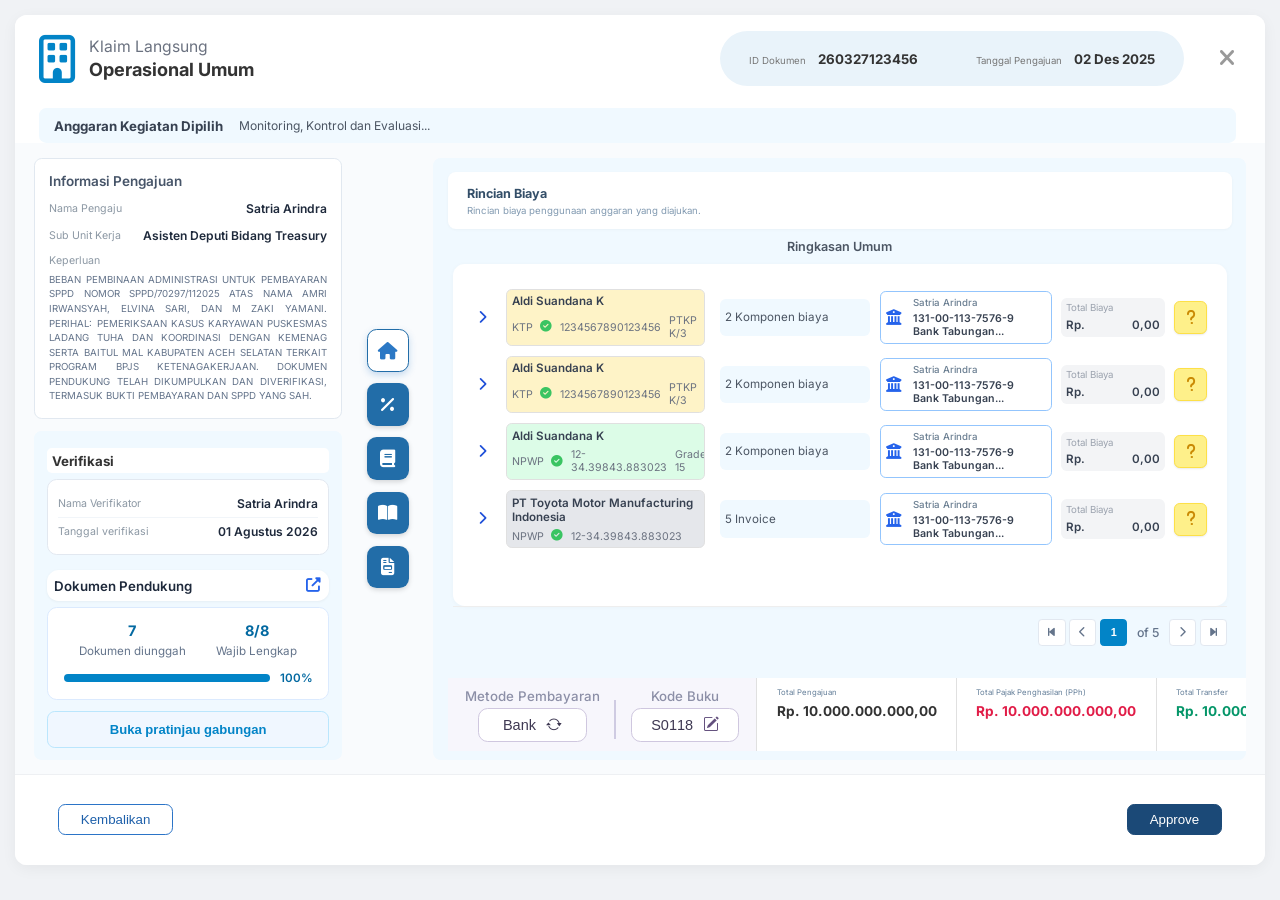
<file: pages/form-verifikasi.html>
<!DOCTYPE html>
<html lang="en">

<head>
    <meta charset="UTF-8">
    <meta name="viewport" content="width=device-width, initial-scale=1.0">
    <title>Form Verifikasi</title>
    <link rel="stylesheet" href="https://cdnjs.cloudflare.com/ajax/libs/font-awesome/6.4.0/css/all.min.css">
    <link rel="stylesheet" href="../css/style.css">
    <link rel="stylesheet" href="../css/style-popup.css">
    <link rel="stylesheet" href="../css/style-submit.css">
    <link rel="stylesheet" href="../css/style-verifikasi.css">

    <!-- Link Bootstrap Icons yang benar (tanpa tanda kurung markdown) -->
    <link rel="stylesheet" href="https://cdn.jsdelivr.net/npm/bootstrap-icons@1.11.3/font/bootstrap-icons.min.css">
</head>

<body class="form-page-body">

    <!-- Toast Notification -->
    <div id="toastNotification" class="toast hidden">
        <i class="fas fa-check-circle"></i> Berhasil disimpan
    </div>

    <div class="form-main-container">
        <!-- Global Header -->
        <header class="form-header">
            <div class="header-container">
                <i class="far fa-building icon-building"></i>
                <div class="header-left">
                    <div class="breadcrumb">Klaim Langsung</div>
                    <h2 id="header-title">Operasional Umum</h2>
                </div>
            </div>

            <div class="header-center align-end">
                <div class="info-pill">
                    <span class="label">ID Dokumen</span>
                    <span class="value">260327123456</span>
                </div>
                <div class="info-pill">
                    <span class="label">Tanggal Pengajuan</span>
                    <span class="value" id="doc-date" data-status="draft" data-date=""> 02 Des 2025</span>
                </div>
            </div>

            <div class="header-right">
                <div class="stepper" id="stepper-wrapper"></div>

                <button class="close-form-btn" onclick="window.location.href='../index.html'">
                    <i class="fas fa-times"></i>
                </button>
            </div>
        </header>
        <div id="step-5-wrapper" class="step-content"
            style="display: flex; flex-direction: column; flex-grow: 1; overflow: hidden;">
            <div class="step2-info-bar">
                <!-- Blok Kiri (Biru Muda Utuh) -->
                <div class="info-item">
                    <span class="info-label">Anggaran Kegiatan Dipilih</span>
                    <span class="info-value" id="info-kegiatan-terpilih-3">Monitoring, Kontrol dan Evaluasi...</span>
                </div>
            </div>

            <main class="step4-main-grid">

                <!-- Part A: Left Side (Informasi & Verifikasi) -->
                <div class="s5-left-panel">
                    <div class="step3-summary-card s5-info-card">
                        <h4>Informasi Pengajuan</h4>

                        <div class="info-row-inline">
                            <span class="s5-info-label">Nama Pengaju</span>
                            <strong class="s5-info-value">Satria Arindra</strong>
                        </div>
                        <div class="info-row-inline">
                            <span class="s5-info-label">Sub Unit Kerja</span>
                            <strong class="s5-info-value">Asisten Deputi Bidang Treasury</strong>
                        </div>

                        <div class="info-row-stacked">
                            <span class="s5-info-label">Keperluan</span>
                            <p class="info-desc">
                                Beban pembinaan administrasi untuk pembayaran SPPD nomor SPPD/70297/112025 atas nama
                                Amri Irwansyah, Elvina Sari, dan M Zaki Yamani. Perihal: pemeriksaan kasus karyawan
                                Puskesmas Ladang Tuha dan koordinasi dengan Kemenag serta Baitul Mal Kabupaten Aceh
                                Selatan terkait program BPJS Ketenagakerjaan. Dokumen pendukung telah dikumpulkan dan
                                diverifikasi, termasuk bukti pembayaran dan SPPD yang sah. </p>
                        </div>
                    </div>

                    <div class="step3-summary-card s5-verifikasi-card">
                        <h4>Verifikasi</h4>

                        <!-- Detail Verifikator -->
                        <div class="info-card">
                            <div class="info-row">
                                <span class="s5-info-label">Nama Verifikator</span>
                                <span class="s5-info-value">Satria Arindra</span>
                            </div>
                            <div class="info-row">
                                <span class="s5-info-label">Tanggal verifikasi</span>
                                <span class="s5-info-value">01 Agustus 2026</span>
                            </div>
                        </div>

                        <!-- Header -->
                        <div class="doc-header-inline" onclick="openFilePreviewModal()" role="button"
                            title="Perbesar / Lihat Pop-up">
                            <h4>Dokumen Pendukung</h4>
                            <span class="pt-zoom">
                                <i class="fas fa-up-right-from-square"></i>
                            </span>
                        </div>

                        <!-- Summary Card -->
                        <div class="doc-summary-card">
                            <div class="summary-stats">
                                <div class="stat-item">
                                    <span class="stat-value">7</span>
                                    <span class="stat-label">Dokumen diunggah</span>
                                </div>
                                <div class="stat-item">
                                    <span class="stat-value">8/8</span>
                                    <span class="stat-label">Wajib Lengkap</span>
                                </div>
                            </div>

                            <!-- Progress Bar -->
                            <div class="progress-wrapper">
                                <div class="progress-bar-fill" style="width: 100%;"></div>
                                <span class="progress-percent">100%</span>
                            </div>
                        </div>

                        <!-- Spacer Area (Area Kosong) -->
                        <div class="doc-body-spacer"></div>

                        <!-- Footer Button -->
                        <footer class="doc-footer-action">
                            <button type="button" class="btn-preview-merged" onclick="openMergedPreview()">
                                Buka pratinjau gabungan
                            </button>
                        </footer>
                    </div>
                </div>

                <!-- Part B: Middle Side (Icon Buttons Centered Vertically) -->
                <div class="s5-middle-panel">
                    <button class="s5-icon-btn active" onclick="switchs5Tab('ringkasan', this)" title="Ringkasan Umum">
                        <i class="fas fa-home"></i>
                    </button>
                    <button class="s5-icon-btn" onclick="switchs5Tab('pajak', this)" title="Informasi Pajak">
                        <i class="fas fa-percent"></i>
                    </button>
                    <button class="s5-icon-btn" onclick="switchs5Tab('pembayaran', this)" title="">
                        <i class="fas fa-book"></i>
                    </button>
                    <button class="s5-icon-btn" onclick="switchs5Tab('jurnal', this)" title="">
                        <i class="fas fa-book-open"></i>
                    </button>
                    <button class="s5-icon-btn" onclick="switchs5Tab('catatan', this)" title="">
                        <i class="fas fa-file-invoice"></i>
                    </button>
                </div>

                <!-- Part C: Right Side (Header & Dynamic Content) -->
                <div class="s5-right-panel">
                    <header class="s5-header">
                        <div class="header-info">
                            <h1>Rincian Biaya</h1>
                            <p>Rincian biaya penggunaan anggaran yang diajukan.</p>
                        </div>
                    </header>

                    <!-- Default Content: Ringkasan Umum (List + Accordion details) -->
                    <div class="s5-right-content" id="s5-content-ringkasan">
                        <h2 class="s5-section-title">Ringkasan Umum</h2>
                        <div class="s5-list-container">

                            <!-- Item 1 (KTP - Orange - Status Centang) -->
                            <div class="s5-accordion-item">
                                <div class="s5-list-row" onclick="toggleRow(this)">
                                    <i class="fa-solid fa-chevron-right chevron-icon"></i>

                                    <div class="card person-card bg-orange" onclick="openModal(event)"
                                        style="cursor: pointer;">
                                        <div class="person-name">Aldi Suandana K</div>
                                        <div class="person-meta">
                                            <span class="tag">KTP</span>
                                            <i class="fa-solid fa-circle-check icon-verified"></i>
                                            <span class="id-number">1234567890123456</span>
                                            <span class="grade">PTKP K/3</span>
                                        </div>
                                    </div>

                                    <div class="card component-card">
                                        2 Komponen biaya
                                    </div>

                                    <div class="card bank-card">
                                        <div class="bank-icon-placeholder">
                                            <i class="fa-solid fa-building-columns"></i>
                                        </div>
                                        <div class="bank-info">
                                            <div class="bank-name">Satria Arindra</div>
                                            <div class="bank-acc">131-00-113-7576-9 <span class="acc-name"></span>Bank
                                                Tabungan...</div>
                                        </div>
                                    </div>

                                    <div class="card amount-card">
                                        <div class="amount-label">Total Biaya</div>
                                        <div class="amount-value">
                                            <span>Rp.</span>
                                            <span class="value-number">0,00</span>
                                        </div>
                                    </div>

                                    <div class="status-btn status-warning" data-status="warning"
                                        style="cursor: pointer;" onclick="handleStatusClick(event, this)">
                                        <i class="fa-solid fa-question"></i>
                                    </div>
                                </div>

                                <!-- Detail Sub-Item 1 -->
                                <div class="accordion-content">
                                    <div class="detail-container">
                                        <div class="branch-icon">
                                            <i class="branch-connector"></i>
                                        </div>
                                        <div class="detail-table">
                                            <div class="detail-header">
                                                <div class="col-name">Komponen Biaya</div>
                                                <div class="col-nominalHome">Nominal Biaya</div>
                                                <div class="col-pph">Potongan PPh</div>
                                                <div class="col-transfer text-right">Nominal Transfer</div>
                                            </div>
                                            <div class="detail-row">
                                                <div class="col-name sub-card">Uang Saku Bukan Pegawai Tidak
                                                    Berkesinamb...</div>
                                                <div class="col-nominalHome">Rp. 1.000.000.000,00</div>
                                                <div class="col-pph"><span class="badge-pph">Rp. 0,00</span></div>
                                                <div class="col-transfer"><span class="badge-transfer">Rp. 0,00</span>
                                                </div>
                                            </div>
                                            <div class="detail-row">
                                                <div class="col-name sub-card">Bantuan Transportasi</div>
                                                <div class="col-nominalHome">Rp. 1.000.000.000,00</div>
                                                <div class="col-pph"><span class="badge-pph">Rp. 0,00</span></div>
                                                <div class="col-transfer"><span class="badge-transfer">Rp. 0,00</span>
                                                </div>
                                            </div>
                                        </div>
                                    </div>
                                </div>
                            </div>

                            <!-- Item 2 (KTP - Orange - Status Tanda Tanya) -->
                            <div class="s5-accordion-item">
                                <div class="s5-list-row" onclick="toggleRow(this)">
                                    <i class="fa-solid fa-chevron-right chevron-icon"></i>

                                    <div class="card person-card bg-orange" onclick="openModal(event)"
                                        style="cursor: pointer;">
                                        <div class="person-name">Aldi Suandana K</div>
                                        <div class="person-meta">
                                            <span class="tag">KTP</span>
                                            <i class="fa-solid fa-circle-check icon-verified"></i>
                                            <span class="id-number">1234567890123456</span>
                                            <span class="grade">PTKP K/3</span>
                                        </div>
                                    </div>

                                    <div class="card component-card">
                                        2 Komponen biaya
                                    </div>

                                    <div class="card bank-card">
                                        <div class="bank-icon-placeholder">
                                            <i class="fa-solid fa-building-columns"></i>
                                        </div>
                                        <div class="bank-info">
                                            <div class="bank-name">Satria Arindra</div>
                                            <div class="bank-acc">131-00-113-7576-9 <span class="acc-name"></span>Bank
                                                Tabungan...</div>
                                        </div>
                                    </div>

                                    <div class="card amount-card">
                                        <div class="amount-label">Total Biaya</div>
                                        <div class="amount-value">
                                            <span>Rp.</span>
                                            <span class="value-number">0,00</span>
                                        </div>
                                    </div>
                                    <div class="status-btn status-warning" data-status="warning"
                                        style="cursor: pointer;" onclick="handleStatusClick(event, this)">
                                        <i class="fa-solid fa-question"></i>
                                    </div>
                                </div>

                                <!-- Detail Sub-Item 2 -->
                                <div class="accordion-content">
                                    <div class="detail-container">
                                        <div class="branch-icon">
                                            <i class="branch-connector"></i>
                                        </div>
                                        <div class="detail-table">
                                            <div class="detail-header">
                                                <div class="col-name">Komponen Biaya</div>
                                                <div class="col-nominalHome">Nominal Biaya</div>
                                                <div class="col-pph">Potongan PPh</div>
                                                <div class="col-transfer">Nominal Transfer</div>
                                            </div>
                                            <div class="detail-row">
                                                <div class="col-name sub-card">Komponen Biaya A</div>
                                                <div class="col-nominalHome">Rp. 500.000.000,00</div>
                                                <div class="col-pph"><span class="badge-pph">Rp. 0,00</span>
                                                </div>
                                                <div class="col-transfer"><span class="badge-transfer">Rp. 0,00</span>
                                                </div>
                                            </div>
                                        </div>
                                    </div>
                                </div>
                            </div>

                            <!-- Item 3 (NPWP - Hijau - Status Tanda Tanya) -->
                            <div class="s5-accordion-item">
                                <div class="s5-list-row" onclick="toggleRow(this)">
                                    <i class="fa-solid fa-chevron-right chevron-icon"></i>

                                    <div class="card person-card bg-green-light" onclick="openModal(event)"
                                        style="cursor: pointer;">
                                        <div class="person-name">Aldi Suandana K</div>
                                        <div class="person-meta">
                                            <span class="tag">NPWP</span>
                                            <i class="fa-solid fa-circle-check icon-verified"></i>
                                            <span class="id-number">12-34.39843.883023</span>
                                            <span class="grade">Grade 15</span>
                                        </div>
                                    </div>

                                    <div class="card component-card">
                                        2 Komponen biaya
                                    </div>

                                    <div class="card bank-card">
                                        <div class="bank-icon-placeholder">
                                            <i class="fa-solid fa-building-columns"></i>
                                        </div>
                                        <div class="bank-info">
                                            <div class="bank-name">Satria Arindra</div>
                                            <div class="bank-acc">131-00-113-7576-9 <span class="acc-name"></span>Bank
                                                Tabungan...</div>
                                        </div>
                                    </div>

                                    <div class="card amount-card">
                                        <div class="amount-label">Total Biaya</div>
                                        <div class="amount-value">
                                            <span>Rp.</span>
                                            <span class="value-number">0,00</span>
                                        </div>
                                    </div>

                                    <div class="status-btn status-warning" data-status="warning"
                                        style="cursor: pointer;" onclick="handleStatusClick(event, this)">
                                        <i class="fa-solid fa-question"></i>
                                    </div>
                                </div>

                                <!-- Detail Sub-Item 3 -->
                                <div class="accordion-content">
                                    <div class="detail-container">
                                        <div class="branch-icon">
                                            <i class="branch-connector"></i>
                                        </div>
                                        <div class="detail-table">
                                            <div class="detail-header">
                                                <div class="col-name">Komponen Biaya</div>
                                                <div class="col-nominalHome">Nominal Biaya</div>
                                                <div class="col-pph">Potongan PPh</div>
                                                <div class="col-transfer">Nominal Transfer</div>
                                            </div>
                                            <div class="detail-row">
                                                <div class="col-name sub-card">Gaji Pokok / Honorarium</div>
                                                <div class="col-nominalHome">Rp. 50.000.000,00</div>
                                                <div class="col-pph"><span class="badge-pph">Rp. 0,00</span>
                                                </div>
                                                <div class="col-transfer"><span class="badge-transfer">Rp. 0,00</span>
                                                </div>
                                            </div>
                                        </div>
                                    </div>
                                </div>
                            </div>

                            <!-- Item 4 (Perusahaan - Abu-abu - Status Gagal) -->
                            <div class="s5-accordion-item">
                                <div class="s5-list-row" onclick="toggleRow(this)">
                                    <i class="fa-solid fa-chevron-right chevron-icon"></i>

                                    <div class="card person-card bg-gray" onclick="openModal(event, 'modalBadanUsaha')"
                                        style="cursor: pointer;">
                                        <div class="person-name">PT Toyota Motor Manufacturing Indonesia</div>
                                        <div class="person-meta">
                                            <span class="tag">NPWP</span>
                                            <i class="fa-solid fa-circle-check icon-verified"></i>
                                            <span class="id-number">12-34.39843.883023</span>
                                        </div>
                                    </div>

                                    <div class="card component-card">
                                        5 Invoice
                                    </div>

                                    <div class="card bank-card">
                                        <div class="bank-icon-placeholder">
                                            <i class="fa-solid fa-building-columns"></i>
                                        </div>
                                        <div class="bank-info">
                                            <div class="bank-name">Satria Arindra</div>
                                            <div class="bank-acc">131-00-113-7576-9 <span class="acc-name"></span>Bank
                                                Tabungan...</div>
                                        </div>
                                    </div>

                                    <div class="card amount-card">
                                        <div class="amount-label">Total Biaya</div>
                                        <div class="amount-value">
                                            <span>Rp.</span>
                                            <span class="value-number">0,00</span>
                                        </div>
                                    </div>
                                    <div class="status-btn status-warning" data-status="warning"
                                        style="cursor: pointer;" onclick="handleStatusClick(event, this)">
                                        <i class="fa-solid fa-question"></i>
                                    </div>
                                </div>

                                <!-- Detail Sub-Item 4 -->
                                <div class="accordion-content">
                                    <div class="detail-container">
                                        <div class="branch-icon">
                                            <i class="branch-connector"></i>
                                        </div>
                                        <div class="detail-table">
                                            <div class="detail-header">
                                                <div class="col-name">Invoice List</div>
                                                <div class="col-nominalHome">Nominal Biaya</div>
                                                <div class="col-pph">Potongan PPh</div>
                                                <div class="col-transfer">Nominal Transfer</div>
                                            </div>
                                            <div class="detail-row">
                                                <div class="col-name sub-card">INV-2024-001</div>
                                                <div class="col-nominalHome">Rp. 200.000.000,00</div>
                                                <div class="col-pph"><span class="badge-pph">Rp. 0,00</span>
                                                </div>
                                                <div class="col-transfer"><span class="badge-transfer">Rp. 0,00</span>
                                                </div>
                                            </div>
                                        </div>
                                    </div>
                                </div>
                            </div>

                        </div>
                        <div class="panel-pagination">
                            <span class="total-rincian"></span>
                            <div class="pagination-controls mini-pagination">
                                <button class="page-btn"><i class="fas fa-step-backward"></i></button>
                                <button class="page-btn"><i class="fas fa-chevron-left"></i></button>
                                <button class="page-btn active-page">1</button>
                                <span class="page-text">of 5</span>
                                <button class="page-btn"><i class="fas fa-chevron-right"></i></button>
                                <button class="page-btn"><i class="fas fa-step-forward"></i></button>
                            </div>
                        </div>
                    </div>

                    <div class="s5-right-content" id="s5-content-pajak" style="display:none;">
                        <h2 class="s5-section-title">Potongan Pajak</h2>
                        <div class="s5-header-container">
                            <!-- Header Kolom -->
                            <div class="table-header">
                                <div class="s5-header-left">Jenis Pajak</div>
                                <div class="s5-header-right">Total Potongan Pajak</div>
                            </div>
                        </div>
                        <div class="s5-list-container">

                            <!-- Daftar Potongan Pajak -->
                            <div class="s5-list">

                                <!-- Baris Item 1 -->
                                <div class="tax-accordion-wrapper">

                                    <!-- ITEM LEVEL 1 (BARIS UTAMA PAJAK) -->
                                    <div class="tax-item">
                                        <div class="tax-header-row" onclick="toggleAccordion(this)">
                                            <i class="fa-solid fa-chevron-right chevron-icon"></i>

                                            <div class="tax-main-card">
                                                <span class="tax-title">Pajak Penghasilan Pasal 21</span>
                                                <span class="tax-badge">3 Objek Pajak</span>
                                            </div>

                                            <div class="tax-total-card">
                                                <span class="total-title">Total Potongan</span>
                                                <span class="total-value">Rp. 10.000.000,00</span>
                                            </div>
                                        </div>

                                        <!-- KONTEN LEVEL 2 (PANEL BIRU MUDA) -->
                                        <div class="tax-content-panel">
                                            <div class="tree-container">
                                                <!-- Ikon Cabang Level 1 ke 2 -->
                                                <div class="branch-icon">
                                                    <i class="branch-connector"></i>
                                                </div>

                                                <div class="objek-table">
                                                    <!-- Header Tabel Objek Pajak -->
                                                    <div class="grid-header">
                                                        <div class="col-name-head">Nama Objek Pajak</div>
                                                        <div class="col-dpp-head">Total DPP PPh</div>
                                                        <div class="col-potongan-head">Total Potongan PPh</div>
                                                    </div>

                                                    <!-- ITEM LEVEL 2 (OBJEK PAJAK BERPENGARUH KE LEVEL 3) -->
                                                    <div class="objek-item">
                                                        <div class="objek-row" onclick="toggleAccordion(this)">
                                                            <i class="fa-solid fa-chevron-right chevron-icon"></i>

                                                            <div class="objek-card">
                                                                Uang Saku Bukan Pegawai Tidak Berkesinambungan
                                                            </div>

                                                            <div class="badge-dpp">
                                                                <span>Rp.</span>
                                                                <span>0,00</span>
                                                            </div>

                                                            <div class="badge-potongan">
                                                                <span>Rp.</span>
                                                                <span>0,00</span>
                                                            </div>
                                                        </div>

                                                        <!-- KONTEN LEVEL 3 (DAFTAR PEGAWAI KUNING) -->
                                                        <div class="pegawai-content-panel">
                                                            <!-- Header Kolom Pegawai -->
                                                            <div class="grid-header-pegawai">
                                                                <div class="col-name-head">Nama Pegawai / Pegawai
                                                                    Eksternal / Rekanan</div>
                                                                <div class="col-dpp-head">DPP PPh</div>
                                                                <div class="col-potongan-head">Potongan PPh</div>
                                                            </div>

                                                            <!-- Pegawai 1 (Ada Ikon Cabang) -->
                                                            <div class="pegawai-row">
                                                                <div class="branch-icon">
                                                                    <i class="branch-connector"></i>
                                                                </div>
                                                                <div class="pegawai-card">Aldi Suandana K</div>
                                                                <div class="badge-dpp"><span>Rp.</span><span>0,00</span>
                                                                </div>
                                                                <div class="badge-potongan">
                                                                    <span>Rp.</span><span>0,00</span>
                                                                </div>
                                                            </div>

                                                            <!-- Pegawai 2 -->
                                                            <div class="pegawai-row">
                                                                <div class="branch-icon"></div>
                                                                <div class="pegawai-card">Aldi Suandana K</div>
                                                                <div class="badge-dpp"><span>Rp.</span><span>0,00</span>
                                                                </div>
                                                                <div class="badge-potongan">
                                                                    <span>Rp.</span><span>0,00</span>
                                                                </div>
                                                            </div>

                                                            <!-- Pegawai 3 -->
                                                            <div class="pegawai-row">
                                                                <div class="branch-icon"></div>
                                                                <div class="pegawai-card">Aldi Suandana K</div>
                                                                <div class="badge-dpp"><span>Rp.</span><span>0,00</span>
                                                                </div>
                                                                <div class="badge-potongan">
                                                                    <span>Rp.</span><span>0,00</span>
                                                                </div>
                                                            </div>
                                                        </div>
                                                    </div>
                                                </div>
                                            </div>
                                        </div>
                                    </div>

                                </div>

                                <!-- Baris Item 2 -->
                                <div class="tax-accordion-wrapper">

                                    <!-- ITEM LEVEL 1 (BARIS UTAMA PAJAK) -->
                                    <div class="tax-item">
                                        <div class="tax-header-row" onclick="toggleAccordion(this)">
                                            <i class="fa-solid fa-chevron-right chevron-icon"></i>

                                            <div class="tax-main-card">
                                                <span class="tax-title">Pajak Penghasilan Pasal 21</span>
                                                <span class="tax-badge">3 Objek Pajak</span>
                                            </div>

                                            <div class="tax-total-card">
                                                <span class="total-title">Total Potongan</span>
                                                <span class="total-value">Rp. 10.000.000,00</span>
                                            </div>
                                        </div>

                                        <!-- KONTEN LEVEL 2 (PANEL BIRU MUDA) -->
                                        <div class="tax-content-panel">
                                            <div class="tree-container">
                                                <!-- Ikon Cabang Level 1 ke 2 -->
                                                <div class="branch-icon">
                                                    <i class="branch-connector"></i>
                                                </div>

                                                <div class="objek-table">
                                                    <!-- Header Tabel Objek Pajak -->
                                                    <div class="grid-header">
                                                        <div class="col-name-head">Nama Objek Pajak</div>
                                                        <div class="col-dpp-head">Total DPP PPh</div>
                                                        <div class="col-potongan-head">Total Potongan PPh</div>
                                                    </div>

                                                    <!-- ITEM LEVEL 2 (OBJEK PAJAK BERPENGARUH KE LEVEL 3) -->
                                                    <div class="objek-item">
                                                        <div class="objek-row" onclick="toggleAccordion(this)">
                                                            <i class="fa-solid fa-chevron-right chevron-icon"></i>

                                                            <div class="objek-card">
                                                                Uang Saku Bukan Pegawai Tidak Berkesinambungan
                                                            </div>

                                                            <div class="badge-dpp">
                                                                <span>Rp.</span>
                                                                <span>0,00</span>
                                                            </div>

                                                            <div class="badge-potongan">
                                                                <span>Rp.</span>
                                                                <span>0,00</span>
                                                            </div>
                                                        </div>

                                                        <!-- KONTEN LEVEL 3 (DAFTAR PEGAWAI KUNING) -->
                                                        <div class="pegawai-content-panel">
                                                            <!-- Header Kolom Pegawai -->
                                                            <div class="grid-header-pegawai">
                                                                <div class="col-name-head">Nama Pegawai / Pegawai
                                                                    Eksternal / Rekanan</div>
                                                                <div class="col-dpp-head">DPP PPh</div>
                                                                <div class="col-potongan-head">Potongan PPh</div>
                                                            </div>

                                                            <!-- Pegawai 1 (Ada Ikon Cabang) -->
                                                            <div class="pegawai-row">
                                                                <div class="branch-icon">
                                                                    <i class="branch-connector"></i>
                                                                </div>
                                                                <div class="pegawai-card">Aldi Suandana K</div>
                                                                <div class="badge-dpp"><span>Rp.</span><span>0,00</span>
                                                                </div>
                                                                <div class="badge-potongan">
                                                                    <span>Rp.</span><span>0,00</span>
                                                                </div>
                                                            </div>

                                                            <!-- Pegawai 2 -->
                                                            <div class="pegawai-row">
                                                                <div class="branch-icon"></div>
                                                                <div class="pegawai-card">Aldi Suandana K</div>
                                                                <div class="badge-dpp"><span>Rp.</span><span>0,00</span>
                                                                </div>
                                                                <div class="badge-potongan">
                                                                    <span>Rp.</span><span>0,00</span>
                                                                </div>
                                                            </div>

                                                            <!-- Pegawai 3 -->
                                                            <div class="pegawai-row">
                                                                <div class="branch-icon"></div>
                                                                <div class="pegawai-card">Aldi Suandana K</div>
                                                                <div class="badge-dpp"><span>Rp.</span><span>0,00</span>
                                                                </div>
                                                                <div class="badge-potongan">
                                                                    <span>Rp.</span><span>0,00</span>
                                                                </div>
                                                            </div>
                                                        </div>
                                                    </div>
                                                </div>
                                            </div>
                                        </div>
                                    </div>

                                </div>

                                <!-- Baris Item 3 -->
                                <div class="tax-accordion-wrapper">

                                    <!-- ITEM LEVEL 1 (BARIS UTAMA PAJAK) -->
                                    <div class="tax-item">
                                        <div class="tax-header-row" onclick="toggleAccordion(this)">
                                            <i class="fa-solid fa-chevron-right chevron-icon"></i>

                                            <div class="tax-main-card">
                                                <span class="tax-title">Pajak Penghasilan Pasal 21</span>
                                                <span class="tax-badge">3 Objek Pajak</span>
                                            </div>

                                            <div class="tax-total-card">
                                                <span class="total-title">Total Potongan</span>
                                                <span class="total-value">Rp. 10.000.000,00</span>
                                            </div>
                                        </div>

                                        <!-- KONTEN LEVEL 2 (PANEL BIRU MUDA) -->
                                        <div class="tax-content-panel">
                                            <div class="tree-container">
                                                <!-- Ikon Cabang Level 1 ke 2 -->
                                                <div class="branch-icon">
                                                    <i class="branch-connector"></i>
                                                </div>

                                                <div class="objek-table">
                                                    <!-- Header Tabel Objek Pajak -->
                                                    <div class="grid-header">
                                                        <div class="col-name-head">Nama Objek Pajak</div>
                                                        <div class="col-dpp-head">Total DPP PPh</div>
                                                        <div class="col-potongan-head">Total Potongan PPh</div>
                                                    </div>

                                                    <!-- ITEM LEVEL 2 (OBJEK PAJAK BERPENGARUH KE LEVEL 3) -->
                                                    <div class="objek-item">
                                                        <div class="objek-row" onclick="toggleAccordion(this)">
                                                            <i class="fa-solid fa-chevron-right chevron-icon"></i>

                                                            <div class="objek-card">
                                                                Uang Saku Bukan Pegawai Tidak Berkesinambungan
                                                            </div>

                                                            <div class="badge-dpp">
                                                                <span>Rp.</span>
                                                                <span>0,00</span>
                                                            </div>

                                                            <div class="badge-potongan">
                                                                <span>Rp.</span>
                                                                <span>0,00</span>
                                                            </div>
                                                        </div>

                                                        <!-- KONTEN LEVEL 3 (DAFTAR PEGAWAI KUNING) -->
                                                        <div class="pegawai-content-panel">
                                                            <!-- Header Kolom Pegawai -->
                                                            <div class="grid-header-pegawai">
                                                                <div class="col-name-head">Nama Pegawai / Pegawai
                                                                    Eksternal / Rekanan</div>
                                                                <div class="col-dpp-head">DPP PPh</div>
                                                                <div class="col-potongan-head">Potongan PPh</div>
                                                            </div>

                                                            <!-- Pegawai 1 (Ada Ikon Cabang) -->
                                                            <div class="pegawai-row">
                                                                <div class="branch-icon">
                                                                    <i class="branch-connector"></i>
                                                                </div>
                                                                <div class="pegawai-card">Aldi Suandana K</div>
                                                                <div class="badge-dpp"><span>Rp.</span><span>0,00</span>
                                                                </div>
                                                                <div class="badge-potongan">
                                                                    <span>Rp.</span><span>0,00</span>
                                                                </div>
                                                            </div>

                                                            <!-- Pegawai 2 -->
                                                            <div class="pegawai-row">
                                                                <div class="branch-icon"></div>
                                                                <div class="pegawai-card">Aldi Suandana K</div>
                                                                <div class="badge-dpp"><span>Rp.</span><span>0,00</span>
                                                                </div>
                                                                <div class="badge-potongan">
                                                                    <span>Rp.</span><span>0,00</span>
                                                                </div>
                                                            </div>

                                                            <!-- Pegawai 3 -->
                                                            <div class="pegawai-row">
                                                                <div class="branch-icon"></div>
                                                                <div class="pegawai-card">Aldi Suandana K</div>
                                                                <div class="badge-dpp"><span>Rp.</span><span>0,00</span>
                                                                </div>
                                                                <div class="badge-potongan">
                                                                    <span>Rp.</span><span>0,00</span>
                                                                </div>
                                                            </div>
                                                        </div>
                                                    </div>
                                                </div>
                                            </div>
                                        </div>
                                    </div>

                                </div>

                                <!-- Baris Item 4 -->
                                <div class="tax-accordion-wrapper">

                                    <!-- ITEM LEVEL 1 (BARIS UTAMA PAJAK) -->
                                    <div class="tax-item">
                                        <div class="tax-header-row" onclick="toggleAccordion(this)">
                                            <i class="fa-solid fa-chevron-right chevron-icon"></i>

                                            <div class="tax-main-card">
                                                <span class="tax-title">Pajak Penghasilan Pasal 21</span>
                                                <span class="tax-badge">3 Objek Pajak</span>
                                            </div>

                                            <div class="tax-total-card">
                                                <span class="total-title">Total Potongan</span>
                                                <span class="total-value">Rp. 10.000.000,00</span>
                                            </div>
                                        </div>

                                        <!-- KONTEN LEVEL 2 (PANEL BIRU MUDA) -->
                                        <div class="tax-content-panel">
                                            <div class="tree-container">
                                                <!-- Ikon Cabang Level 1 ke 2 -->
                                                <div class="branch-icon">
                                                    <i class="branch-connector"></i>
                                                </div>

                                                <div class="objek-table">
                                                    <!-- Header Tabel Objek Pajak -->
                                                    <div class="grid-header">
                                                        <div class="col-name-head">Nama Objek Pajak</div>
                                                        <div class="col-dpp-head">Total DPP PPh</div>
                                                        <div class="col-potongan-head">Total Potongan PPh</div>
                                                    </div>

                                                    <!-- ITEM LEVEL 2 (OBJEK PAJAK BERPENGARUH KE LEVEL 3) -->
                                                    <div class="objek-item">
                                                        <div class="objek-row" onclick="toggleAccordion(this)">
                                                            <i class="fa-solid fa-chevron-right chevron-icon"></i>

                                                            <div class="objek-card">
                                                                Uang Saku Bukan Pegawai Tidak Berkesinambungan
                                                            </div>

                                                            <div class="badge-dpp">
                                                                <span>Rp.</span>
                                                                <span>0,00</span>
                                                            </div>

                                                            <div class="badge-potongan">
                                                                <span>Rp.</span>
                                                                <span>0,00</span>
                                                            </div>
                                                        </div>

                                                        <!-- KONTEN LEVEL 3 (DAFTAR PEGAWAI KUNING) -->
                                                        <div class="pegawai-content-panel">
                                                            <!-- Header Kolom Pegawai -->
                                                            <div class="grid-header-pegawai">
                                                                <div class="col-name-head">Nama Pegawai / Pegawai
                                                                    Eksternal / Rekanan</div>
                                                                <div class="col-dpp-head">DPP PPh</div>
                                                                <div class="col-potongan-head">Potongan PPh</div>
                                                            </div>

                                                            <!-- Pegawai 1 (Ada Ikon Cabang) -->
                                                            <div class="pegawai-row">
                                                                <div class="branch-icon">
                                                                    <i class="branch-connector"></i>
                                                                </div>
                                                                <div class="pegawai-card">Aldi Suandana K</div>
                                                                <div class="badge-dpp"><span>Rp.</span><span>0,00</span>
                                                                </div>
                                                                <div class="badge-potongan">
                                                                    <span>Rp.</span><span>0,00</span>
                                                                </div>
                                                            </div>

                                                            <!-- Pegawai 2 -->
                                                            <div class="pegawai-row">
                                                                <div class="branch-icon"></div>
                                                                <div class="pegawai-card">Aldi Suandana K</div>
                                                                <div class="badge-dpp"><span>Rp.</span><span>0,00</span>
                                                                </div>
                                                                <div class="badge-potongan">
                                                                    <span>Rp.</span><span>0,00</span>
                                                                </div>
                                                            </div>

                                                            <!-- Pegawai 3 -->
                                                            <div class="pegawai-row">
                                                                <div class="branch-icon"></div>
                                                                <div class="pegawai-card">Aldi Suandana K</div>
                                                                <div class="badge-dpp"><span>Rp.</span><span>0,00</span>
                                                                </div>
                                                                <div class="badge-potongan">
                                                                    <span>Rp.</span><span>0,00</span>
                                                                </div>
                                                            </div>
                                                        </div>
                                                    </div>
                                                </div>
                                            </div>
                                        </div>
                                    </div>

                                </div>

                            </div>
                        </div>
                    </div>

                    <div class="s5-right-content" id="s5-content-pembayaran" style="display:none;">
                        <h2 class="s5-section-title">Tujuan dan Status Pembayaran</h2>
                        <div class="s5-header-container">
                            <!-- Header Labels -->
                            <div class="table-header">
                                <div class="col-target">Tujuan Pembayaran</div>
                                <div class="col-nominal">Nominal Transfer</div>
                                <div class="col-status">Status Transfer</div>
                                <div class="col-code">Kode Transfer</div>
                            </div>
                        </div>
                        <div class="s5-list-container">
                            <!-- List Rows -->
                            <div class="s5-list">
                                <div class="s5-accordion-item">
                                    <div class="s5-list-row" onclick="toggleRow(this)">
                                        <i class="fa-solid fa-chevron-right chevron-icon"></i>


                                        <div class="main-card">
                                            <div class="bank-info-2">
                                                <div class="bank-logo">
                                                    <svg width="28" height="28" viewBox="0 0 32 32" fill="none">
                                                        <path d="M4 11C10 7, 22 7, 28 11" stroke="#004680"
                                                            stroke-width="4" stroke-linecap="round" />
                                                        <path d="M4 16C10 12, 22 12, 28 16" stroke="#cfa028"
                                                            stroke-width="4" stroke-linecap="round" />
                                                        <path d="M4 21C10 17, 22 17, 28 21" stroke="#004680"
                                                            stroke-width="4" stroke-linecap="round" />
                                                    </svg>
                                                </div>
                                                <div class="bank-details">
                                                    <span class="bank-name">Bank Tabungan Negara Unit Syariah</span>
                                                    <div class="account-row">
                                                        <span class="account-number">131-00-113-7576-9</span>
                                                        <i class="fa-solid fa-circle-check icon-verified"></i>
                                                    </div>
                                                    <span class="account-holder">Satria Arindra</span>
                                                </div>
                                            </div>

                                            <div class="recipient-tag">2 Pegawai Internal, 1 Rekanan</div>

                                            <div class="nominal-box">
                                                <span>Rp.</span>
                                                <span>0,00</span>
                                            </div>
                                        </div>

                                        <div class="status-card">
                                            <div class="status-badge status-pending">Belum Proses</div>
                                            <div class="code-box">xxxxxx</div>
                                        </div>
                                    </div>
                                    <div class="accordion-content">
                                        <div class="detail-container">
                                            <div class="branch-icon">
                                                <i class="branch-connector"></i>
                                            </div>
                                            <div class="detail-tableTujuan">
                                                <div class="detail-header">
                                                    <div class="col-name">Nama Pegawai/Pegawai Eksternal/Rekanan</div>
                                                    <div class="col-nominalHome">Total Biaya</div>
                                                    <div class="col-pph">Total Potongan</div>
                                                    <div class="col-transfer text-right">Total Transfer</div>
                                                </div>
                                                <div class="detail-row row-pegawai">
                                                    <div class="col-name sub-card">Aldi Suadaana K</div>
                                                    <div class="col-nominalHome">Rp. 1.000.000.000,00</div>
                                                    <div class="col-pph"><span class="badge-pph">Rp. 0,00</span></div>
                                                    <div class="col-transfer"><span class="badge-transfer">Rp.
                                                            0,00</span></div>
                                                </div>
                                                <div class="detail-row row-rekanan">
                                                    <div class="col-name sub-card">PT Toyota Manufracturing Indonesia
                                                    </div>
                                                    <div class="col-nominalHome">Rp. 1.000.000.000,00</div>
                                                    <div class="col-pph"><span class="badge-pph">Rp. 0,00</span></div>
                                                    <div class="col-transfer"><span class="badge-transfer">Rp.
                                                            0,00</span></div>
                                                </div>
                                            </div>
                                        </div>
                                    </div>
                                </div>
                                <div class="s5-accordion-item">
                                    <div class="s5-list-row" onclick="toggleRow(this)">
                                        <i class="fa-solid fa-chevron-right chevron-icon"></i>


                                        <div class="main-card">
                                            <div class="bank-info-2">
                                                <div class="bank-logo">
                                                    <svg width="28" height="28" viewBox="0 0 32 32" fill="none">
                                                        <path d="M4 11C10 7, 22 7, 28 11" stroke="#004680"
                                                            stroke-width="4" stroke-linecap="round" />
                                                        <path d="M4 16C10 12, 22 12, 28 16" stroke="#cfa028"
                                                            stroke-width="4" stroke-linecap="round" />
                                                        <path d="M4 21C10 17, 22 17, 28 21" stroke="#004680"
                                                            stroke-width="4" stroke-linecap="round" />
                                                    </svg>
                                                </div>
                                                <div class="bank-details">
                                                    <span class="bank-name">Bank Tabungan Negara Unit Syariah</span>
                                                    <div class="account-row">
                                                        <span class="account-number">131-00-113-7576-9</span>
                                                        <i class="fa-solid fa-circle-check icon-verified"></i>
                                                    </div>
                                                    <span class="account-holder">Satria Arindra</span>
                                                </div>
                                            </div>

                                            <div class="recipient-tag">2 Pegawai Internal, 1 Rekanan</div>

                                            <div class="nominal-box">
                                                <span>Rp.</span>
                                                <span>0,00</span>
                                            </div>
                                        </div>

                                        <div class="status-card">
                                            <div class="status-badge status-success">Sukses</div>
                                            <div class="code-box">xxxxxx</div>
                                        </div>
                                    </div>
                                    <div class="accordion-content">
                                        <div class="detail-container">
                                            <div class="branch-icon">
                                                <i class="branch-connector"></i>
                                            </div>
                                            <div class="detail-tableTujuan">
                                                <div class="detail-header">
                                                    <div class="col-name">Nama Pegawai/Pegawai Eksternal/Rekanan</div>
                                                    <div class="col-nominalHome">Total Biaya</div>
                                                    <div class="col-pph">Total Potongan</div>
                                                    <div class="col-transfer text-right">Total Transfer</div>
                                                </div>
                                                <div class="detail-row row-pegawai">
                                                    <div class="col-name sub-card">Aldi Suadaana K</div>
                                                    <div class="col-nominalHome">Rp. 1.000.000.000,00</div>
                                                    <div class="col-pph"><span class="badge-pph">Rp. 0,00</span></div>
                                                    <div class="col-transfer"><span class="badge-transfer">Rp.
                                                            0,00</span></div>
                                                </div>
                                                <div class="detail-row row-rekanan">
                                                    <div class="col-name sub-card">PT Toyota Manufracturing Indonesia
                                                    </div>
                                                    <div class="col-nominalHome">Rp. 1.000.000.000,00</div>
                                                    <div class="col-pph"><span class="badge-pph">Rp. 0,00</span></div>
                                                    <div class="col-transfer"><span class="badge-transfer">Rp.
                                                            0,00</span></div>
                                                </div>
                                            </div>
                                        </div>
                                    </div>
                                </div>
                                <div class="s5-accordion-item">
                                    <div class="s5-list-row" onclick="toggleRow(this)">
                                        <i class="fa-solid fa-chevron-right chevron-icon"></i>


                                        <div class="main-card">
                                            <div class="bank-info-2">
                                                <div class="bank-logo">
                                                    <svg width="28" height="28" viewBox="0 0 32 32" fill="none">
                                                        <path d="M4 11C10 7, 22 7, 28 11" stroke="#004680"
                                                            stroke-width="4" stroke-linecap="round" />
                                                        <path d="M4 16C10 12, 22 12, 28 16" stroke="#cfa028"
                                                            stroke-width="4" stroke-linecap="round" />
                                                        <path d="M4 21C10 17, 22 17, 28 21" stroke="#004680"
                                                            stroke-width="4" stroke-linecap="round" />
                                                    </svg>
                                                </div>
                                                <div class="bank-details">
                                                    <span class="bank-name">Bank Tabungan Negara Unit Syariah</span>
                                                    <div class="account-row">
                                                        <span class="account-number">131-00-113-7576-9</span>
                                                        <i class="fa-solid fa-circle-check icon-verified"></i>
                                                    </div>
                                                    <span class="account-holder">Satria Arindra</span>
                                                </div>
                                            </div>

                                            <div class="recipient-tag">2 Pegawai Internal, 1 Rekanan</div>

                                            <div class="nominal-box">
                                                <span>Rp.</span>
                                                <span>0,00</span>
                                            </div>
                                        </div>

                                        <div class="status-card">
                                            <div class="status-badge status-pending">Belum Proses</div>
                                            <div class="code-box">xxxxxx</div>
                                        </div>
                                    </div>
                                    <div class="accordion-content">
                                        <div class="detail-container">
                                            <div class="branch-icon">
                                                <i class="branch-connector"></i>
                                            </div>
                                            <div class="detail-tableTujuan">
                                                <div class="detail-header">
                                                    <div class="col-name">Nama Pegawai/Pegawai Eksternal/Rekanan</div>
                                                    <div class="col-nominalHome">Total Biaya</div>
                                                    <div class="col-pph">Total Potongan</div>
                                                    <div class="col-transfer text-right">Total Transfer</div>
                                                </div>
                                                <div class="detail-row row-pegawai">
                                                    <div class="col-name sub-card">Aldi Suadaana K</div>
                                                    <div class="col-nominalHome">Rp. 1.000.000.000,00</div>
                                                    <div class="col-pph"><span class="badge-pph">Rp. 0,00</span></div>
                                                    <div class="col-transfer"><span class="badge-transfer">Rp.
                                                            0,00</span></div>
                                                </div>
                                                <div class="detail-row row-rekanan">
                                                    <div class="col-name sub-card">PT Toyota Manufracturing Indonesia
                                                    </div>
                                                    <div class="col-nominalHome">Rp. 1.000.000.000,00</div>
                                                    <div class="col-pph"><span class="badge-pph">Rp. 0,00</span></div>
                                                    <div class="col-transfer"><span class="badge-transfer">Rp.
                                                            0,00</span></div>
                                                </div>
                                            </div>
                                        </div>
                                    </div>
                                </div>
                                <div class="s5-accordion-item">
                                    <div class="s5-list-row" onclick="toggleRow(this)">
                                        <i class="fa-solid fa-chevron-right chevron-icon"></i>


                                        <div class="main-card">
                                            <div class="bank-info-2">
                                                <div class="bank-logo">
                                                    <svg width="28" height="28" viewBox="0 0 32 32" fill="none">
                                                        <path d="M4 11C10 7, 22 7, 28 11" stroke="#004680"
                                                            stroke-width="4" stroke-linecap="round" />
                                                        <path d="M4 16C10 12, 22 12, 28 16" stroke="#cfa028"
                                                            stroke-width="4" stroke-linecap="round" />
                                                        <path d="M4 21C10 17, 22 17, 28 21" stroke="#004680"
                                                            stroke-width="4" stroke-linecap="round" />
                                                    </svg>
                                                </div>
                                                <div class="bank-details">
                                                    <span class="bank-name">Bank Tabungan Negara Unit Syariah</span>
                                                    <div class="account-row">
                                                        <span class="account-number">131-00-113-7576-9</span>
                                                        <i class="fa-solid fa-circle-check icon-verified"></i>
                                                    </div>
                                                    <span class="account-holder">Satria Arindra</span>
                                                </div>
                                            </div>

                                            <div class="recipient-tag">2 Pegawai Internal, 1 Rekanan</div>

                                            <div class="nominal-box">
                                                <span>Rp.</span>
                                                <span>0,00</span>
                                            </div>
                                        </div>

                                        <div class="status-card">
                                            <div class="status-badge status-processing">Dalam proses</div>
                                            <div class="code-box">xxxxxx</div>
                                        </div>
                                    </div>
                                    <div class="accordion-content">
                                        <div class="detail-container">
                                            <div class="branch-icon">
                                                <i class="branch-connector"></i>
                                            </div>
                                            <div class="detail-tableTujuan">
                                                <div class="detail-header">
                                                    <div class="col-name">Nama Pegawai/Pegawai Eksternal/Rekanan</div>
                                                    <div class="col-nominalHome">Total Biaya</div>
                                                    <div class="col-pph">Total Potongan</div>
                                                    <div class="col-transfer text-right">Total Transfer</div>
                                                </div>
                                                <div class="detail-row row-pegawai">
                                                    <div class="col-name sub-card">Aldi Suadaana K</div>
                                                    <div class="col-nominalHome">Rp. 1.000.000.000,00</div>
                                                    <div class="col-pph"><span class="badge-pph">Rp. 0,00</span></div>
                                                    <div class="col-transfer"><span class="badge-transfer">Rp.
                                                            0,00</span></div>
                                                </div>
                                                <div class="detail-row row-rekanan">
                                                    <div class="col-name sub-card">PT Toyota Manufracturing Indonesia
                                                    </div>
                                                    <div class="col-nominalHome">Rp. 1.000.000.000,00</div>
                                                    <div class="col-pph"><span class="badge-pph">Rp. 0,00</span></div>
                                                    <div class="col-transfer"><span class="badge-transfer">Rp.
                                                            0,00</span></div>
                                                </div>
                                            </div>
                                        </div>
                                    </div>
                                </div>
                                <div class="s5-accordion-item">
                                    <div class="s5-list-row" onclick="toggleRow(this)">
                                        <i class="fa-solid fa-chevron-right chevron-icon"></i>


                                        <div class="main-card">
                                            <div class="bank-info-2">
                                                <div class="bank-logo">
                                                    <svg width="28" height="28" viewBox="0 0 32 32" fill="none">
                                                        <path d="M4 11C10 7, 22 7, 28 11" stroke="#004680"
                                                            stroke-width="4" stroke-linecap="round" />
                                                        <path d="M4 16C10 12, 22 12, 28 16" stroke="#cfa028"
                                                            stroke-width="4" stroke-linecap="round" />
                                                        <path d="M4 21C10 17, 22 17, 28 21" stroke="#004680"
                                                            stroke-width="4" stroke-linecap="round" />
                                                    </svg>
                                                </div>
                                                <div class="bank-details">
                                                    <span class="bank-name">Bank Tabungan Negara Unit Syariah</span>
                                                    <div class="account-row">
                                                        <span class="account-number">131-00-113-7576-9</span>
                                                        <i class="fa-solid fa-circle-check icon-verified"></i>
                                                    </div>
                                                    <span class="account-holder">Satria Arindra</span>
                                                </div>
                                            </div>

                                            <div class="recipient-tag">2 Pegawai Internal, 1 Rekanan</div>

                                            <div class="nominal-box">
                                                <span>Rp.</span>
                                                <span>0,00</span>
                                            </div>
                                        </div>

                                        <div class="status-card">
                                            <div class="status-badge status-processing">Dalam Proses</div>
                                            <div class="code-box">xxxxxx</div>
                                        </div>
                                    </div>
                                    <div class="accordion-content">
                                        <div class="detail-container">
                                            <div class="branch-icon">
                                                <i class="branch-connector"></i>
                                            </div>
                                            <div class="detail-tableTujuan">
                                                <div class="detail-header">
                                                    <div class="col-name">Nama Pegawai/Pegawai Eksternal/Rekanan</div>
                                                    <div class="col-nominalHome">Total Biaya</div>
                                                    <div class="col-pph">Total Potongan</div>
                                                    <div class="col-transfer text-right">Total Transfer</div>
                                                </div>
                                                <div class="detail-row row-pegawai">
                                                    <div class="col-name sub-card">Aldi Suadaana K</div>
                                                    <div class="col-nominalHome">Rp. 1.000.000.000,00</div>
                                                    <div class="col-pph"><span class="badge-pph">Rp. 0,00</span></div>
                                                    <div class="col-transfer"><span class="badge-transfer">Rp.
                                                            0,00</span></div>
                                                </div>
                                                <div class="detail-row row-rekanan">
                                                    <div class="col-name sub-card">PT Toyota Manufracturing Indonesia
                                                    </div>
                                                    <div class="col-nominalHome">Rp. 1.000.000.000,00</div>
                                                    <div class="col-pph"><span class="badge-pph">Rp. 0,00</span></div>
                                                    <div class="col-transfer"><span class="badge-transfer">Rp.
                                                            0,00</span></div>
                                                </div>
                                            </div>
                                        </div>
                                    </div>
                                </div>

                            </div>

                        </div>
                    </div>

                    <div class="s5-right-content" id="s5-content-jurnal" style="display:none;">
                        <h2 class="s5-section-title">Jurnal Voucher</h2>
                        <div class="s5-list-container">

                            <!-- Timeline Stepper -->
                            <div class="stepper-container">
                                <!-- Garis Penghubung Background -->
                                <div class="step-line-container">
                                    <div class="step-line"></div>
                                    <div class="step-line"></div>
                                    <div class="step-line"></div>
                                    <div class="step-line active-blue"></div>
                                </div>

                                <!-- Step 1 (Grey / Normal Dibalik) -->
                                <div class="step-item">
                                    <div class="step-node node-gray"></div>
                                    <div class="step-info">
                                        <span class="step-date">1 Jan 2025</span>
                                        <span class="step-title">BYMHD</span>
                                        <span class="step-status status-gray">Normal · Dibalik</span>
                                    </div>
                                </div>

                                <!-- Step 2 (Green / Reversal Terposting) -->
                                <div class="step-item">
                                    <div class="step-node node-green"></div>
                                    <div class="step-info">
                                        <span class="step-date">1 Jan 2025</span>
                                        <span class="step-title">BYMHD</span>
                                        <span class="step-status status-green">Reversal · Terposting</span>
                                    </div>
                                </div>

                                <!-- Step 3 (Pink / Normal Dibatalkan) -->
                                <div class="step-item">
                                    <div class="step-node node-pink"></div>
                                    <div class="step-info">
                                        <span class="step-date">1 Jan 2025</span>
                                        <span class="step-title">Pembayaran</span>
                                        <span class="step-status status-pink">Normal · Dibatalkan</span>
                                    </div>
                                </div>

                                <!-- Step 4 (Green / Reversal Terposting) -->
                                <div class="step-item">
                                    <div class="step-node node-green"></div>
                                    <div class="step-info">
                                        <span class="step-date">1 Jan 2025</span>
                                        <span class="step-title">Pembayaran</span>
                                        <span class="step-status status-green">Reversal · Terposting</span>
                                    </div>
                                </div>

                                <!-- Step 5 (Blue / Active - Pembayaran Ulang) -->
                                <div class="step-item">
                                    <div class="step-node node-blue"></div>
                                    <div class="step-info">
                                        <span class="step-date active">1 Jan 2025</span>
                                        <span class="step-title active">Pembayaran Ulang</span>
                                        <span class="step-status status-blue">Normal · Terposting</span>
                                    </div>
                                </div>
                            </div>

                            <!-- Kartu Detail Jurnal -->
                            <div class="detail-card">
                                <div class="card-header">
                                    <h2 class="card-title">Detail Jurnal — Pembayaran Ulang</h2>
                                    <p class="card-subtitle">VJ-260327-005 · 21 Des 2026 · Normal · Terposting · 3 baris
                                    </p>
                                </div>

                                <table class="journal-table">
                                    <thead>
                                        <tr>
                                            <th style="width: 50px; text-align: center;">No.</th>
                                            <th>Kode Akun</th>
                                            <th>Nama Akun</th>
                                            <th class="text-right" style="width: 150px;">Debit</th>
                                            <th class="text-right" style="width: 150px;">Kredit</th>
                                        </tr>
                                    </thead>
                                    <tbody>
                                        <tr>
                                            <td style="text-align: center;">1</td>
                                            <td>1-1100</td>
                                            <td>Kas & Setara Kas</td>
                                            <td class="text-right">Rp 25.000.000</td>
                                            <td class="text-right dash-symbol">—</td>
                                        </tr>
                                        <tr>
                                            <td style="text-align: center;">2</td>
                                            <td>5-2100</td>
                                            <td>Beban Perjalanan Dinas</td>
                                            <td class="text-right dash-symbol">—</td>
                                            <td class="text-right">Rp 22.500.000</td>
                                        </tr>
                                        <tr>
                                            <td style="text-align: center;">3</td>
                                            <td>2-1300</td>
                                            <td>Hutang PPh 21</td>
                                            <td class="text-right dash-symbol">—</td>
                                            <td class="text-right">Rp 2.500.000</td>
                                        </tr>
                                    </tbody>
                                </table>

                                <!-- Baris Total -->
                                <div class="table-footer">
                                    <span class="total-title">Total</span>
                                    <div class="total-amounts">
                                        <span class="total-val" style="margin-right: 50px;">Rp 25.000.000</span>
                                        <span class="total-val">Rp 25.000.000</span>
                                    </div>
                                </div>
                            </div>
                        </div>
                    </div>

                    <div class="s5-right-content" id="s5-content-catatan" style="display:none;">
                        <h2 class="s5-section-title">Aktifitas dan Catatan</h2>


                        <div class="main-container">
                            <div class="s5-list-container">
                                <!-- Left Sidebar: Alur Persetujuan -->
                                <div class="sidebar">
                                    <div class="sidebar-title">Alur Persetujuan</div>

                                    <div class="flow-wrapper">
                                        <div class="flow-list">

                                            <div class="flow-item active">
                                                <div class="flow-item-left">
                                                    <span class="dot dot-blue"></span>
                                                    <div class="flow-text">
                                                        <span class="flow-title">Pembuat</span>
                                                        <span class="flow-subtitle sub-blue">Sedang diperbaiki -
                                                            Aktif</span>
                                                    </div>
                                                </div>
                                                <span class="flow-number">1</span>
                                            </div>

                                            <div class="flow-item">
                                                <div class="flow-item-left">
                                                    <span class="dot dot-green"></span>
                                                    <div class="flow-text">
                                                        <span class="flow-title">Asisten Deputi Unit Kerja</span>
                                                        <span class="flow-subtitle sub-green">Disetujui</span>
                                                    </div>
                                                </div>
                                                <span class="flow-number">2</span>
                                            </div>

                                            <div class="flow-item">
                                                <div class="flow-item-left">
                                                    <span class="dot dot-orange"></span>
                                                    <div class="flow-text">
                                                        <span class="flow-title">Deputi Unit Kerja</span>
                                                        <span class="flow-subtitle sub-orange">Dikembalikan ke
                                                            pembuat</span>
                                                    </div>
                                                </div>
                                                <span class="flow-number">3</span>
                                            </div>

                                            <div class="flow-item">
                                                <div class="flow-item-left">
                                                    <span class="dot dot-grey"></span>
                                                    <div class="flow-text">
                                                        <span class="flow-title">Direktur Teknis</span>
                                                        <span class="flow-subtitle sub-grey">Belum dapat diproses</span>
                                                    </div>
                                                </div>
                                                <span class="flow-number">4</span>
                                            </div>

                                            <div class="flow-item">
                                                <div class="flow-item-left">
                                                    <span class="dot dot-grey"></span>
                                                    <div class="flow-text">
                                                        <span class="flow-title">Verifikator Keuangan</span>
                                                        <span class="flow-subtitle sub-grey">Belum dapat diproses</span>
                                                    </div>
                                                </div>
                                                <span class="flow-number">5</span>
                                            </div>

                                            <div class="flow-item">
                                                <div class="flow-item-left">
                                                    <span class="dot dot-grey"></span>
                                                    <div class="flow-text">
                                                        <span class="flow-title">Asisten Deputi Perpajakan</span>
                                                        <span class="flow-subtitle sub-grey">Belum dapat diproses</span>
                                                    </div>
                                                </div>
                                                <span class="flow-number">6</span>
                                            </div>

                                            <div class="flow-item">
                                                <div class="flow-item-left">
                                                    <span class="dot dot-grey"></span>
                                                    <div class="flow-text">
                                                        <span class="flow-title">Asisten Deputi Treasury</span>
                                                        <span class="flow-subtitle sub-grey">Belum dapat diproses</span>
                                                    </div>
                                                </div>
                                                <span class="flow-number">7</span>
                                            </div>

                                            <div class="flow-item">
                                                <div class="flow-item-left">
                                                    <span class="dot dot-grey"></span>
                                                    <div class="flow-text">
                                                        <span class="flow-title">Deputi Keuangan</span>
                                                        <span class="flow-subtitle sub-grey">Belum dapat diproses</span>
                                                    </div>
                                                </div>
                                                <span class="flow-number">8</span>
                                            </div>

                                            <div class="flow-item">
                                                <div class="flow-item-left">
                                                    <span class="dot dot-grey"></span>
                                                    <div class="flow-text">
                                                        <span class="flow-title">Direktur Keuangan</span>
                                                        <span class="flow-subtitle sub-grey">Belum dapat diproses</span>
                                                    </div>
                                                </div>
                                                <span class="flow-number">9</span>
                                            </div>

                                            <div class="flow-item">
                                                <div class="flow-item-left">
                                                    <span class="dot dot-grey"></span>
                                                    <div class="flow-text">
                                                        <span class="flow-title">Direktur Utama</span>
                                                        <span class="flow-subtitle sub-grey">Belum dapat diproses</span>
                                                    </div>
                                                </div>
                                                <span class="flow-number">10</span>
                                            </div>

                                        </div>
                                    </div>
                                </div>

                            </div>
                            <div class="s5-list-container s5-aktivitas">
                                <!-- Right Content: Aktivitas Dokumen -->
                                <div class="content-panel">
                                    <div class="content-header">
                                        <div class="header-title-group">
                                            <div class="panel-title">Aktivitas Dokumen</div>
                                            <div class="panel-subtitle">Semua tahap · 6 aktivitas</div>
                                        </div>
                                        <button class="sort-btn">Terbaru &darr;</button>
                                    </div>

                                    <div class="activity-list">

                                        <div class="activity-card blue-card">
                                            <span class="dot dot-blue"></span>
                                            <div class="activity-content">
                                                <span class="activity-main-text">Pembuat mulai memperbaiki
                                                    pengajuan</span>
                                                <span class="activity-meta">Satria Arindra · Pembuat · 21 Mar 2026,
                                                    08:30</span>
                                            </div>
                                        </div>

                                        <div class="activity-card amber-card">
                                            <span class="dot dot-orange"></span>
                                            <div class="activity-content">
                                                <span class="activity-main-text">Pengajuan dikembalikan ke
                                                    pembuat</span>
                                                <span class="activity-meta">Budi Santoso · Deputi Unit Kerja · 20 Mar
                                                    2026, 10:42</span>
                                                <p class="activity-note">Dokumen pendukung belum sesuai dengan kegiatan
                                                    yang diajukan. Mohon perbarui kuitansi dan rincian biaya.</p>
                                            </div>
                                        </div>

                                        <div class="activity-card">
                                            <span class="dot dot-green"></span>
                                            <div class="activity-content">
                                                <span class="activity-main-text">Disetujui Asisten Deputi Unit
                                                    Kerja</span>
                                                <span class="activity-meta">19 Mar 2026, 14:22</span>
                                            </div>
                                        </div>

                                        <div class="activity-card">
                                            <span class="dot dot-green"></span>
                                            <div class="activity-content">
                                                <span class="activity-main-text">Pengajuan dikirim oleh pembuat</span>
                                                <span class="activity-meta">18 Mar 2026, 09:15</span>
                                            </div>
                                        </div>

                                        <div class="activity-card">
                                            <span class="dot dot-grey"></span>
                                            <div class="activity-content">
                                                <span class="activity-main-text">Pengajuan dibuat</span>
                                                <span class="activity-meta">Sistem · 18 Mar 2026, 09:10</span>
                                            </div>
                                        </div>

                                    </div>
                                </div>

                            </div>
                        </div>
                    </div>

                    <footer class="s5-header">
                        <div class="header-summary">

                            <!-- Wrapper box dengan background ungu muda -->
                            <div class="action-group-box">
                                <!-- Metode Pembayaran -->
                                <div class="action-item">
                                    <span class="action-label">Metode Pembayaran</span>
                                    <button type="button" class="btn-toggle" id="btnPayment"
                                        onclick="togglePayment(this)">
                                        <span class="btn-text">Bank</span>
                                        <i class="bi bi-arrow-repeat"></i>
                                    </button>
                                </div>

                                <!-- Divider Vertikal -->
                                <div class="group-divider"></div>

                                <!-- Kode Buku -->
                                <div class="action-item">
                                    <span class="action-label">Kode Buku</span>
                                    <button type="button" class="btn-static">
                                        <span class="code-text">S0118</span>
                                        <i class="bi bi-pencil-square icon-pencil"></i>
                                    </button>
                                </div>
                            </div>

                            <!-- Total Pengajuan -->
                            <div class="step4-summary-box">
                                <span class="summary-title">Total Pengajuan</span>
                                <span class="summary-amount">Rp. 10.000.000.000,00</span>
                            </div>
                            <!-- Total PPh -->
                            <div class="step4-summary-box">
                                <span class="summary-title">Total Pajak Penghasilan (PPh)</span>
                                <span class="summary-amount text-red">Rp. 10.000.000.000,00</span>
                            </div>
                            <!-- Total Transfer -->
                            <div class="step4-summary-box">
                                <span class="summary-title">Total Transfer</span>
                                <span class="summary-amount text-green">Rp. 10.000.000.000,00</span>
                            </div>
                        </div>
                    </footer>
            </main>
            <footer class="form-footer">
                <div class="action-footer">
                    <button class="btn-action btn-kembalikan" onclick="window.location.href='../index.html'">
                        Kembalikan
                    </button>

                    <div class="right-actions">
                        <button class="btn-action btn-approve" onclick="window.location.href='index.html'">
                            Approve
                        </button>
                    </div>
                </div>
            </footer>
        </div>
    </div>

    <div id="filePreviewModal" class="custom-modal-overlay" style="display: none;">
        <div class="custom-modal-container">

            <!-- Modal Header -->
            <div class="custom-modal-header">
                <div class="modal-title-wrap">
                    <h3 class="modal-title">Dokumen Pendukung</h3>
                    <p class="modal-subtitle">Periksa kelengkapan dan kesesuaian setiap dokumen yang diunggah</p>
                </div>
                <button class="modal-close-btn" type="button">&times;</button>
            </div>

            <!-- Modal Body -->
            <div class="custom-modal-body">

                <!-- Panel Kiri: Grid Kartu File & Pagination -->
                <div class="step3-middle-panel">
                    <div class="file-grid-2col">

                        <!-- Card 1 -->
                        <div class="file-item-card">
                            <div class="fic-top">
                                <i class="fas fa-file-image icon-teal"></i>
                                <div class="fic-details">
                                    <span class="fic-name">File Name.pdf</span>
                                    <span class="fic-category">Dokumen Perpajakan</span>
                                </div>
                                <span class="fic-size">9 Mb</span>
                            </div>
                        </div>

                        <!-- Card 2 (Active / Selected) -->
                        <div class="file-item-card active-card">
                            <div class="fic-top">
                                <i class="fas fa-file-pdf icon-red"></i>
                                <div class="fic-details">
                                    <span class="fic-name">File Name.pdf</span>
                                    <span class="fic-category">Dokumen Perpajakan</span>
                                </div>
                                <span class="fic-size">9 Mb</span>
                            </div>
                        </div>

                        <!-- Card 3 (Perlu Perbaikan) -->
                        <div class="file-item-card">
                            <div class="fic-top">
                                <i class="fas fa-file-image icon-teal"></i>
                                <div class="fic-details">
                                    <span class="fic-name">File Name.pdf</span>
                                    <span class="fic-category">Dokumen Perpajakan</span>
                                </div>
                                <span class="fic-size">9 Mb</span>
                            </div>
                            <div class="badge-perbaikan">
                                <i class="fas fa-triangle-exclamation"></i> Perlu perbaikan
                            </div>
                        </div>

                        <!-- Card 4 -->
                        <div class="file-item-card">
                            <div class="fic-top">
                                <i class="fas fa-file-image icon-teal"></i>
                                <div class="fic-details">
                                    <span class="fic-name">File Name.pdf</span>
                                    <span class="fic-category">Dokumen Perpajakan</span>
                                </div>
                                <span class="fic-size">9 Mb</span>
                            </div>
                        </div>

                        <!-- Card 5 -->
                        <div class="file-item-card">
                            <div class="fic-top">
                                <i class="fas fa-file-image icon-teal"></i>
                                <div class="fic-details">
                                    <span class="fic-name">File Name.pdf</span>
                                    <span class="fic-category">Dokumen Perpajakan</span>
                                </div>
                                <span class="fic-size">9 Mb</span>
                            </div>
                        </div>

                        <!-- Card 6 (Perlu Perbaikan) -->
                        <div class="file-item-card">
                            <div class="fic-top">
                                <i class="fas fa-file-pdf icon-red"></i>
                                <div class="fic-details">
                                    <span class="fic-name">File Name.pdf</span>
                                    <span class="fic-category">Dokumen Perpajakan</span>
                                </div>
                                <span class="fic-size">9 Mb</span>
                            </div>
                            <div class="badge-perbaikan">
                                <i class="fas fa-triangle-exclamation"></i> Perlu perbaikan
                            </div>
                        </div>

                        <!-- Card 7 -->
                        <div class="file-item-card">
                            <div class="fic-top">
                                <i class="fas fa-file-image icon-teal"></i>
                                <div class="fic-details">
                                    <span class="fic-name">File Name.pdf</span>
                                    <span class="fic-category">Dokumen Perpajakan</span>
                                </div>
                                <span class="fic-size">9 Mb</span>
                            </div>
                        </div>

                        <!-- Card 8 -->
                        <div class="file-item-card">
                            <div class="fic-top">
                                <i class="fas fa-file-pdf icon-red"></i>
                                <div class="fic-details">
                                    <span class="fic-name">File Name.pdf</span>
                                    <span class="fic-category">Dokumen Perpajakan</span>
                                </div>
                                <span class="fic-size">9 Mb</span>
                            </div>
                        </div>

                        <!-- Card 9 -->
                        <div class="file-item-card">
                            <div class="fic-top">
                                <i class="fas fa-file-image icon-teal"></i>
                                <div class="fic-details">
                                    <span class="fic-name">File Name.pdf</span>
                                    <span class="fic-category">Dokumen Perpajakan</span>
                                </div>
                                <span class="fic-size">9 Mb</span>
                            </div>
                        </div>

                        <!-- Card 10 -->
                        <div class="file-item-card">
                            <div class="fic-top">
                                <i class="fas fa-file-image icon-teal"></i>
                                <div class="fic-details">
                                    <span class="fic-name">File Name.pdf</span>
                                    <span class="fic-category">Dokumen Perpajakan</span>
                                </div>
                                <span class="fic-size">9 Mb</span>
                            </div>
                        </div>

                        <!-- Card 11 (Perlu Perbaikan) -->
                        <div class="file-item-card">
                            <div class="fic-top">
                                <i class="fas fa-file-pdf icon-red"></i>
                                <div class="fic-details">
                                    <span class="fic-name">File Name.pdf</span>
                                    <span class="fic-category">Laporan Kegiatan</span>
                                </div>
                                <span class="fic-size">9 Mb</span>
                            </div>
                            <div class="badge-perbaikan">
                                <i class="fas fa-triangle-exclamation"></i> Perlu perbaikan
                            </div>
                        </div>

                        <!-- Card 12 -->
                        <div class="file-item-card">
                            <div class="fic-top">
                                <i class="fas fa-file-pdf icon-red"></i>
                                <div class="fic-details">
                                    <span class="fic-name">File Name.pdf</span>
                                    <span class="fic-category">Dokumen Perpajakan</span>
                                </div>
                                <span class="fic-size">9 Mb</span>
                            </div>
                        </div>

                    </div>

                    <!-- Footer / Pagination -->
                    <div class="table-footer-pagination">
                        <span class="pagination-info">Menampilkan 1 - 12 dari 12</span>
                        <div class="pagination-controls">
                            <button class="page-btn disabled" disabled><i class="fas fa-angle-double-left"></i></button>
                            <button class="page-btn disabled" disabled><i class="fas fa-angle-left"></i></button>
                            <button class="page-btn active-page">1</button>
                            <span class="page-text">of 5</span>
                            <button class="page-btn"><i class="fas fa-angle-right"></i></button>
                            <button class="page-btn"><i class="fas fa-angle-double-right"></i></button>
                        </div>
                    </div>
                </div>

                <!-- Panel Kanan: Viewer & Input Catatan -->
                <div class="step3-right-panel">

                    <!-- Preview Struk -->
                    <div class="panel-card preview-card">
                        <div class="preview-toolbar">
                            <div class="pt-left">
                                <i class="fas fa-file-pdf icon-red"></i>
                                <span class="file-name">File Name.pdf</span>
                            </div>
                            <button type="button" class="pt-zoom" title="Perbesar">
                                <i class="fas fa-expand"></i>
                            </button>
                        </div>

                        <div class="preview-image-container">
                            <img src="../assets/images/struk2.png" alt="Struk Pembayaran" class="preview-receipt-img">
                        </div>
                    </div>

                    <!-- Form Catatan Perbaikan -->
                    <div class="panel-card feedback-card">
                        <div class="info-notice">
                            <i class="fa-solid fa-circle-info note-icon"></i>
                            <span>Catatan dan status hanya berlaku untuk File Name.pdf.</span>
                        </div>

                        <div class="form-group">
                            <label for="revisionNote" class="form-label">Catatan perbaikan <span
                                    class="required">*</span></label>
                            <div class="textarea-wrapper">
                                <textarea id="revisionNote" maxlength="500" rows="3">Nomor dan tanggal pada bukti pembayaran tidak terbaca.
Mohon unggah dokumen yang lebih jelas.</textarea>
                                <div class="char-count"><span id="currentChar">96</span>/500</div>
                            </div>
                        </div>

                        <div class="feedback-actions">
                            <button type="button" class="btn btn-outline-danger" id="btnHapus">
                                Hapus Tanda Perbaikan
                            </button>
                            <button type="button" class="btn btn-danger" id="btnMinta">
                                <i class="fas fa-triangle-exclamation"></i> Minta Perbaikan
                            </button>
                        </div>
                    </div>

                </div>
            </div>
        </div>
    </div>
    <!-- Modal Popup Konfirmasi -->
    <div id="modalPerorangan" class="app-modal-overlay" style="display: none;">
        <div class="app-modal-container">

            <!-- Modal Body (Isi dari preview right-panel & list biaya) -->
            <div class="app-modal-body">

                <!-- Profil & Ringkasan Biaya -->
                <div class="s4-dynamic-header-row">
                    <!-- Kolom 1: Profil -->
                    <div class="header-col col-profile">
                        <div class="sdh-banner-card theme-perorangan">
                            <div class="sdh-title-group">
                                <h3 id="dyn-title">Aldi Suadana K</h3>
                                <p id="dyn-subtitle">Kementrian Sosial</p>
                            </div>
                            <div class="dyn-badge badge-perorangan" id="dyn-badge">Perorangan</div>
                        </div>
                        <div class="sdh-details">
                            <div class="sdh-item">
                                <span>NPWP <i class="fas fa-times-circle text-red"></i></span>
                                <strong>12-34.39843.883023</strong>
                            </div>
                            <div class="sdh-item">
                                <span>KTP <i class="fas fa-check-circle text-green"></i></span>
                                <strong>1234567890123456</strong>
                            </div>
                            <div class="sdh-item"><span>Kode</span><strong id="dyn-kode">EJ15000156</strong></div>
                            <div class="sdh-item"><span>Unit Kerja</span><strong>J13 - Jakarta Salemba</strong></div>
                        </div>
                    </div>

                    <!-- Kolom 2: Rekening Bank -->
                    <div class="header-col col-bank">
                        <div class="bank-top-box">
                            <span class="box-title">Siti Rahmawati</span>
                            <div class="bank-account-row">
                                <div class="bank-logo-placeholder"></div>
                                <div class="bank-acc-info">
                                    <div class="acc-num-line">
                                        <strong>131-00-113-7576-9</strong>
                                        <i class="fas fa-check-circle text-green"></i>
                                    </div>
                                    <span class="acc-owner">Bank Tabungan Negara Unit Syariah</span>
                                </div>
                                <span class="verified-stack-fix" title="Terverifikasi">
                                    <i class="fa-solid fa-certificate icon-bg"></i>
                                    <i class="fa-solid fa-check icon-check"></i>
                                </span>
                            </div>
                        </div>
                        <div class="sub-info-line">
                            <span>Estimasi Potongan PPh</span>
                            <strong class="text-red">Rp. 10.000.000.000.000</strong>
                        </div>
                    </div>

                    <!-- Kolom 3: Total Biaya -->
                    <div class="header-col col-total">
                        <div class="total-top-box">
                            <span class="box-title">Total Biaya</span>
                            <h2 class="total-amount">Rp1.000.920.000.000</h2>
                        </div>
                        <div class="sub-info-line">
                            <span>Nilai Transfer (Estimasi)</span>
                            <strong>Rp. 10.000.000.000.000</strong>
                        </div>
                    </div>
                    <button type="button" class="btn-modal-close-confirm" onclick="closeModal()">&times;</button>

                </div>

                <!-- Detail Perjalanan Dinas -->
                <div id="cardDetilPerjalananDinas" class="detil-perjalanan-card" style="margin-top: 16px;">
                    <div class="detil-perjalanan-title">Detil perjalanan dinas</div>
                    <div class="detil-perjalanan-body">
                        <div class="detil-perjalanan-col">
                            <div class="detil-row">
                                <span class="detil-label">Jenis Perjalanan</span>
                                <span class="detil-val-bold">Luar kota</span>
                            </div>
                            <div class="detil-row">
                                <span class="detil-label">Transportasi</span>
                                <div class="transport-badge">
                                    <i class="fas fa-train"></i>
                                    <span>Kereta Api</span>
                                    <i class="fas fa-check-circle check-icon"></i>
                                </div>
                            </div>
                        </div>

                        <!-- Highlight Durasi & Tanggal -->
                        <div class="detil-box-white">
                            <div class="detil-perjalanan-col detil-col-gap">
                                <div class="detil-row">
                                    <span class="detil-label detil-label-date">Tanggal Berangkat</span>
                                    <span class="detil-val">01 Agustus 2026</span>
                                </div>
                                <div class="detil-row">
                                    <span class="detil-label detil-label-date">Tanggal Kembali</span>
                                    <span class="detil-val">05 Agustus 2026</span>
                                </div>
                            </div>
                            <div class="detil-highlight-box">
                                <div class="highlight-label">Durasi Perjalanan</div>
                                <div class="highlight-val">5 Hari</div>
                            </div>
                        </div>

                        <!-- Rute Kota -->
                        <div class="detil-perjalanan-col detil-col-gap">
                            <div class="detil-row">
                                <span class="detil-label detil-label-city">Kota Asal</span>
                                <span class="detil-val">Jakarta</span>
                            </div>
                            <div class="detil-row">
                                <span class="detil-label detil-label-city">Kota Tujuan</span>
                                <span class="detil-val">Denpasar</span>
                            </div>
                            <div class="detil-row">
                                <span class="detil-label detil-label-city">Kota Kembali</span>
                                <span class="detil-val">Jakarta</span>
                            </div>
                        </div>
                    </div>
                </div>

                <!-- Area Kelompok Biaya Dinamis -->
                <div class="s4-kuitansi-area" style="margin-top: 16px;">
                    <div id="dropdownPerorangan" class="kw-select-group">
                        <select class="kw-select-kategori">
                            <option value="">Pilih Kelompok Biaya...</option>
                            <option value="honor">Honor dan Jasa Perorangan</option>
                            <option value="royalti">Hadiah Royalti dan Sewa</option>
                            <option value="deposito">Pendapatan Bunga Deposito</option>
                            <option value="usaha">Penghasilan Usaha Perseorangan</option>
                            <option value="profesional">Penghasilan dari Jasa Profesional</option>
                            <option value="sewa">Pendapatan Sewa Properti</option>
                        </select>
                    </div>
                    <div class="kw-list" id="kuitansi-list-container">
                        <!-- Diisi otomatis oleh JavaScript -->
                    </div>
                </div>

            </div>

            <!-- Modal Footer: Tombol Tolak & Centang/Setuju -->
            <div class="app-modal-footer">
                <button type="button" class="btn-action-approve" onclick="handleSetuju()" title="Setujui">
                    <i class="fas fa-check"></i>
                </button>
                <button type="button" class="btn-action-reject" onclick="handleTolak()" title="Tolak">
                    <i class="fas fa-ban"></i>
                </button>
            </div>

        </div>
    </div>

    <div id="modalBadanUsaha" class="app-modal-overlay" style="display: none;">
        <div class="app-modal-container">

            <!-- Modal Body (Isi dari preview right-panel & list biaya) -->
            <div class="app-modal-body">

                <!-- Profil & Ringkasan Biaya -->
                <div class="s4-dynamic-header-row">
                    <!-- Kolom 1: Profil -->
                    <div class="header-col col-profile">
                        <div class="sdh-banner-card theme-badan-usaha">
                            <div class="sdh-title-group">
                                <h3 id="dyn-title">Lubuk Anang Adventure</h3>
                                <p id="dyn-subtitle">Nama Pemilik NIK</p>
                            </div>
                            <div class="dyn-badge badge-badan-usaha" id="dyn-badge">Badan Usaha</div>
                        </div>
                        <div class="sdh-details">
                            <div class="sdh-item">
                                <span>NPWP <i class="fas fa-times-circle text-red"></i></span>
                                <strong>12-34.39843.883023</strong>
                            </div>
                            <div class="sdh-item">
                                <span>KTP <i class="fas fa-check-circle text-green"></i></span>
                                <strong>1234567890123456</strong>
                            </div>
                            <div class="sdh-item"><span>Kode</span><strong id="dyn-kode">EJ15000156</strong></div>
                            <div class="sdh-item"><span>Unit Kerja</span><strong>J13 - Jakarta Salemba</strong></div>
                        </div>
                    </div>

                    <!-- Kolom 2: Rekening Bank -->
                    <div class="header-col col-bank">
                        <div class="bank-top-box">
                            <span class="box-title">Siti Rahmawati</span>
                            <div class="bank-account-row">
                                <div class="bank-logo-placeholder"></div>
                                <div class="bank-acc-info">
                                    <div class="acc-num-line">
                                        <strong>131-00-113-7576-9</strong>
                                        <i class="fas fa-check-circle text-green"></i>
                                    </div>
                                    <span class="acc-owner">Bank Tabungan Negara Unit Syariah</span>
                                </div>
                                <span class="verified-stack-fix" title="Terverifikasi">
                                    <i class="fa-solid fa-certificate icon-bg"></i>
                                    <i class="fa-solid fa-check icon-check"></i>
                                </span>
                            </div>
                        </div>
                        <div class="sub-info-line">
                            <span>Estimasi Potongan PPh</span>
                            <strong class="text-red">Rp. 10.000.000.000.000</strong>
                        </div>
                    </div>

                    <!-- Kolom 3: Total Biaya -->
                    <div class="header-col col-total">
                        <div class="total-top-box">
                            <span class="box-title">Total Biaya</span>
                            <h2 class="total-amount">Rp1.000.920.000.000</h2>
                        </div>
                        <div class="sub-info-line">
                            <span>Nilai Transfer (Estimasi)</span>
                            <strong>Rp. 10.000.000.000.000</strong>
                        </div>
                    </div>
                    <button type="button" class="btn-modal-close-confirm" onclick="closeModal()">&times;</button>

                </div>


                <!-- Area Kelompok Biaya Dinamis -->
                <div class="s4-kuitansi-area" style="margin-top: 16px;">
                    <div class="kw-section-title-row"
                        style="display: flex; align-items: center; gap: 10px; margin-bottom: 12px; padding-top: 4px;">
                        <h4 style="margin: 0; font-size: 15px; font-weight: 700; color: #475569;">Kuitansi / Invoice
                        </h4>
                        <span
                            style="background-color: #f0f7ff; color: #0284c7; font-size: 12px; font-weight: 600; padding: 2px 10px; border-radius: 9999px; border: 1px solid #e0effe;">
                            10 Kuitansi
                        </span>
                    </div>
                    <div class="kw-list" id="kuitansi-list-container">
                        <!-- Diisi otomatis oleh JavaScript -->
                    </div>
                </div>

            </div>

            <!-- Modal Footer: Tombol Tolak & Centang/Setuju -->
            <div class="app-modal-footer">
                <button type="button" class="btn-action-approve" onclick="handleSetuju()" title="Setujui">
                    <i class="fas fa-check"></i>
                </button>
                <button type="button" class="btn-action-reject" onclick="handleTolak()" title="Tolak">
                    <i class="fas fa-ban"></i>
                </button>
            </div>

        </div>
    </div>
    <script src="../js/script-verifikasi.js"></script>
</body>

</html>
</file>
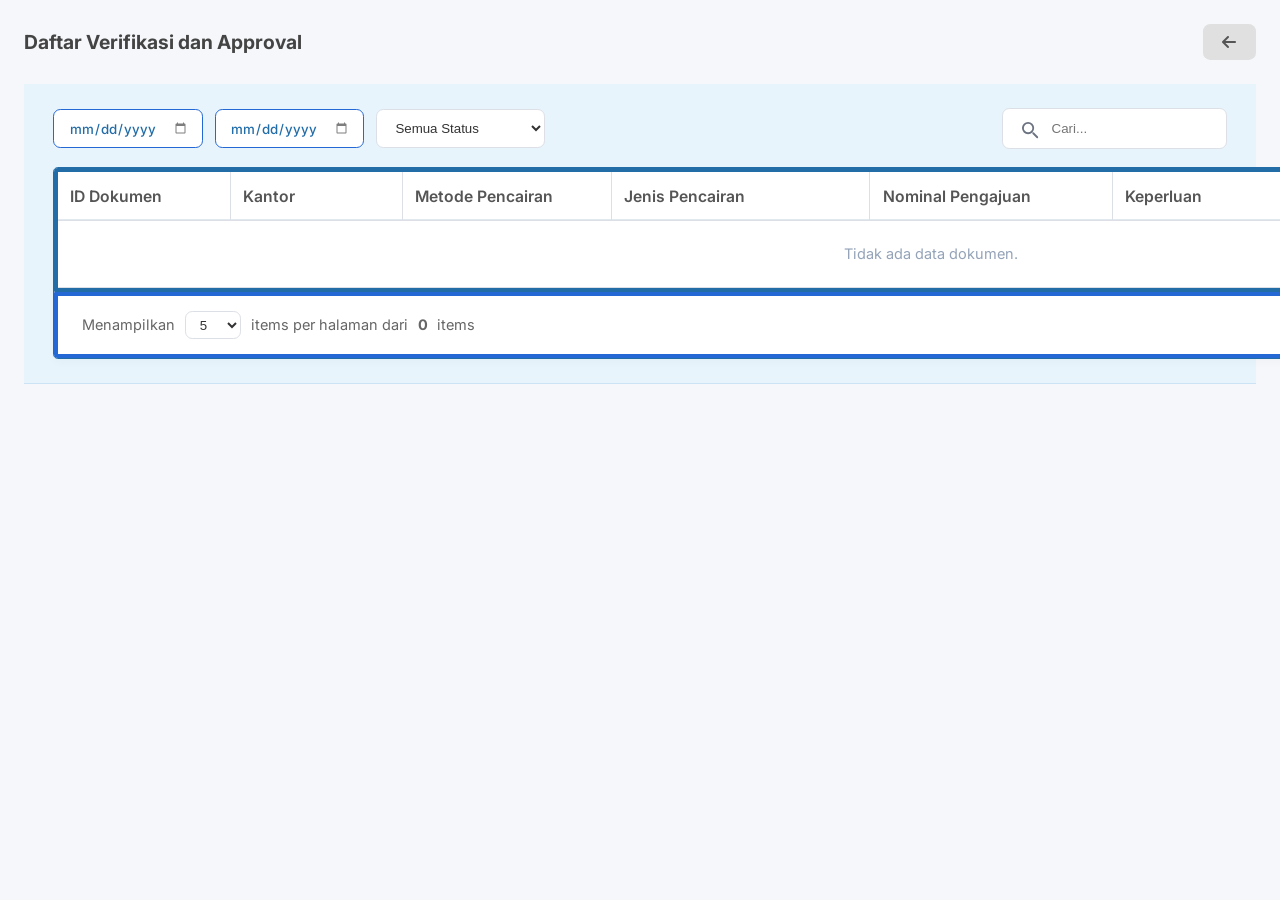
<file: pages/grid-approval.html>
<!DOCTYPE html>
<html lang="en">

<head>
    <meta charset="UTF-8">
    <meta name="viewport" content="width=device-width, initial-scale=1.0">
    <title>Daftar Pencairan Anggaran</title>
    <!-- Assuming FontAwesome for icons as in your reference -->
    <link rel="stylesheet" href="https://cdnjs.cloudflare.com/ajax/libs/font-awesome/6.4.0/css/all.min.css">
    <link rel="stylesheet" href="../css/style.css">
    <link rel="stylesheet" href="../css/style-popup.css">
    <style>
        /* Search sejajar ke pojok kanan tabel */
        #main-menu-grid .filter-group {
            display: flex;
            align-items: center;
            gap: 12px;
            width: 100%;
        }

        #main-menu-grid .filter-group .search-group {
            margin-left: auto;
        }
    </style>
</head>

<body>
    <main class="main-content" id="main-menu-grid">
        <!-- Header Section -->
        <div class="header-section">
            <h1 class="page-title">Daftar Verifikasi dan Approval</h1>
            <button type="button" id="btnKembali" class="main-button secondary-btn"
                onclick="window.location.href='../index.html'">
                <i class="fas fa-arrow-left" style="font-size: 16px;"></i>
            </button>
        </div>
        <div class="page-banner">
            <!-- Filter & Navigation Section -->
            <div class="filter-bar">
                <div class="filter-group">
                    <!-- Format must be YYYY-MM-DD for the value to render on page load -->
                    <input id="start-date" class="base-textbox" type="date">
                    <input id="end-date" class="base-textbox" type="date">
                    <select id="filter-status" class="base-dropbox status-select">
                        <option value="all" selected>Semua Status</option>
                        <option value="disetujui">Disetujui</option>
                        <option value="belumDisetujui">Belum Disetujui</option>
                    </select>
                    <div class="search-group">
                        <input id="search-input" class="base-textbox search-box" type="text" placeholder="Cari...">
                    </div>
                </div>

                <!-- Data Table -->
                <div class="base-card table-container">
                    <table class="data-table">
                        <thead>
                            <tr>
                                <th width="10%">ID Dokumen</th>
                                <th width="10%">Kantor</th>
                                <th width="12%">Metode Pencairan</th>
                                <th width="15%">Jenis Pencairan</th>
                                <th width="14%">Nominal Pengajuan</th>
                                <th width="24%">Keperluan</th>
                                <th width="7%">Tanggal Masuk</th>
                                <th width="8%">Disetujui Oleh</th>
                            </tr>
                        </thead>
                        <tbody id="table-body">
                            <!-- Baris data di-render dinamis oleh script.js -->
                        </tbody>
                    </table>
                    <!-- Pagination -->
                    <div class="table-footer outline">
                        <div class="pagination-info">
                            Menampilkan
                            <select class="base-dropbox mini-select" id="page-size-select">
                                <option value="5" selected>5</option>
                                <option value="10">10</option>
                                <option value="20">20</option>
                                <option value="50">50</option>
                            </select>
                            items per halaman dari <strong id="total-doc-items">0</strong> items
                        </div>
                        <div class="pagination-controls">
                            <button class="page-btn" id="btn-first-page"><i class="fas fa-step-backward"></i></button>
                            <button class="page-btn" id="btn-prev-page"><i class="fas fa-chevron-left"></i></button>
                            <button class="page-btn active-page" id="current-page-num">1</button>
                            <span class="page-text" id="total-pages-text">of 1</span>
                            <button class="page-btn" id="btn-next-page"><i class="fas fa-chevron-right"></i></button>
                            <button class="page-btn" id="btn-last-page"><i class="fas fa-step-forward"></i></button>
                        </div>
                    </div>
                </div>
            </div>
    </main>
    <script src="../js/script-dataGridPengajuan.js"></script>
    <script src="../js/script-gridApproval.js"></script>

</body>

</html>
</file>
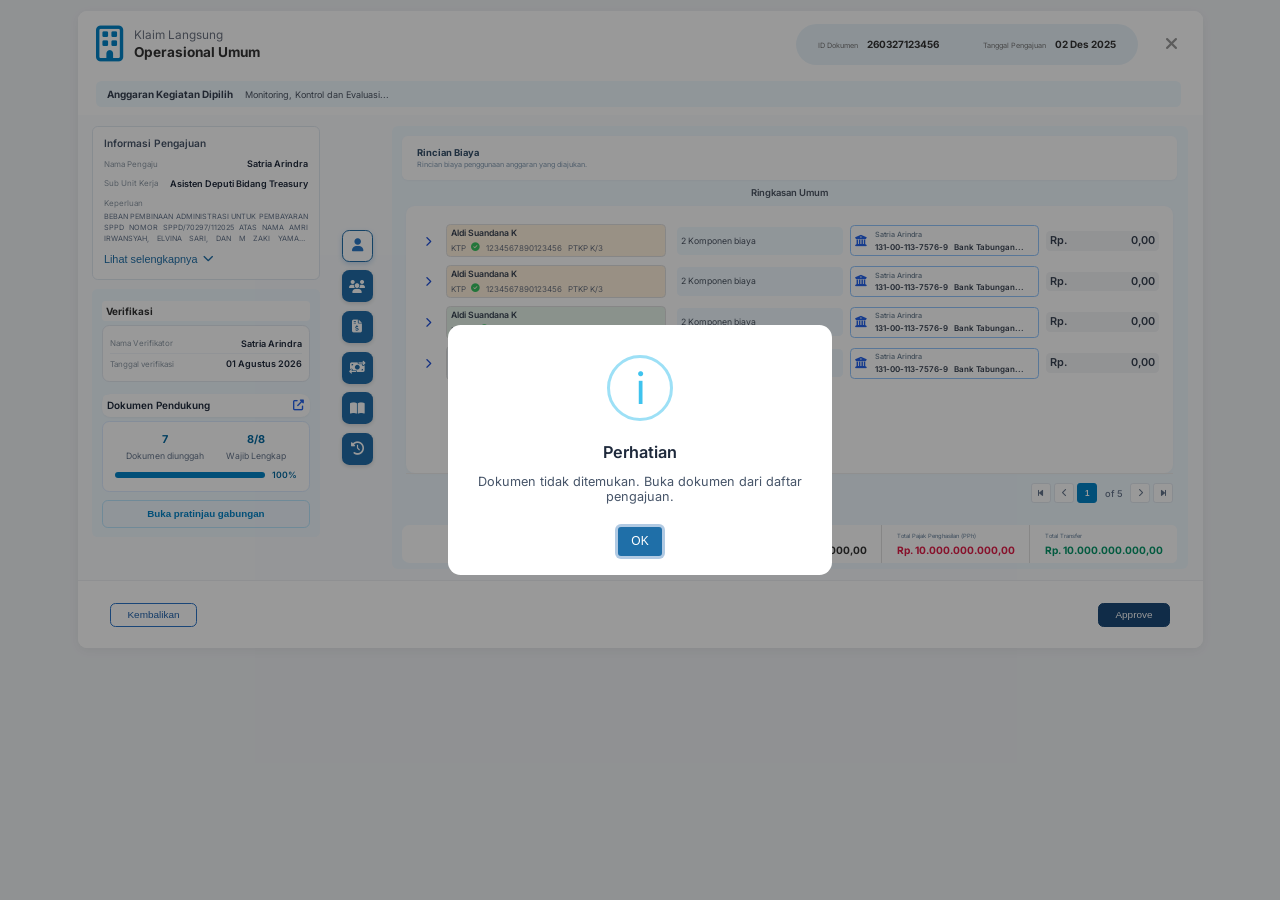
<file: pages/approval/form-approval.html>
<!DOCTYPE html>
<html lang="en">

<head>
    <meta charset="UTF-8">
    <meta name="viewport" content="width=device-width, initial-scale=1.0">
    <title>Form Verifikasi</title>
    <script src="../../js/skala-layar.js"></script>
    <link rel="stylesheet" href="https://cdnjs.cloudflare.com/ajax/libs/font-awesome/6.4.0/css/all.min.css">
    <link rel="stylesheet" href="../../css/style.css">
    <link rel="stylesheet" href="../../css/style-popup.css">
    <link rel="stylesheet" href="../../css/style-submit.css">
    <link rel="stylesheet" href="../../css/style-verifikasi.css">
    <link rel="stylesheet" href="../../css/app.css">
    <link rel="stylesheet" href="https://cdn.jsdelivr.net/npm/bootstrap-icons@1.11.3/font/bootstrap-icons.min.css">
</head>

<body class="form-page-body">

    <div id="toastNotification" class="toast hidden">
        <i class="fas fa-check-circle"></i> Berhasil disimpan
    </div>

    <div class="form-main-container">
        <header class="form-header">
            <div class="header-container">
                <i class="far fa-building icon-building"></i>
                <div class="header-left">
                    <div class="breadcrumb">Klaim Langsung</div>
                    <h2 id="header-title">Operasional Umum</h2>
                </div>
            </div>

            <div class="header-center align-end">
                <div class="info-pill">
                    <span class="label">ID Dokumen</span>
                    <span class="value">260327123456</span>
                </div>
                <div class="info-pill">
                    <span class="label">Tanggal Pengajuan</span>
                    <span class="value" id="doc-date" data-status="draft" data-date=""> 02 Des 2025</span>
                </div>
            </div>

            <div class="header-right">
                <div class="stepper" id="stepper-wrapper"></div>

                <button class="close-form-btn" onclick="window.location.href='grid-approval.html'">
                    <i class="fas fa-times"></i>
                </button>
            </div>
        </header>
        <div id="step-5-wrapper" class="step-content"
            style="display: flex; flex-direction: column; flex-grow: 1; overflow: hidden;">
            <div class="step2-info-bar">
                <div class="info-item">
                    <span class="info-label">Anggaran Kegiatan Dipilih</span>
                    <span class="info-value" id="info-kegiatan-terpilih-3">Monitoring, Kontrol dan Evaluasi...</span>
                </div>
            </div>

            <main class="step4-main-grid">
                <div class="s5-left-panel">
                    <div class="step3-summary-card s5-info-card">
                        <h4>Informasi Pengajuan</h4>

                        <div class="info-row-inline">
                            <span class="s5-info-label">Nama Pengaju</span>
                            <strong class="s5-info-value">Satria Arindra</strong>
                        </div>
                        <div class="info-row-inline">
                            <span class="s5-info-label">Sub Unit Kerja</span>
                            <strong class="s5-info-value">Asisten Deputi Bidang Treasury</strong>
                        </div>

                        <div class="info-row-stacked">
                            <span class="s5-info-label">Keperluan</span>
                            <p class="info-desc">
                                Beban pembinaan administrasi untuk pembayaran SPPD nomor SPPD/70297/112025 atas nama
                                Amri Irwansyah, Elvina Sari, dan M Zaki Yamani. Perihal: pemeriksaan kasus karyawan
                                Puskesmas Ladang Tuha dan koordinasi dengan Kemenag serta Baitul Mal Kabupaten Aceh
                                Selatan terkait program BPJS Ketenagakerjaan. Dokumen pendukung telah dikumpulkan dan
                                diverifikasi, termasuk bukti pembayaran dan SPPD yang sah. </p>
                        </div>
                    </div>

                    <div class="step3-summary-card s5-verifikasi-card">
                        <h4>Verifikasi</h4>
                        <div class="info-card">
                            <div class="info-row">
                                <span class="s5-info-label">Nama Verifikator</span>
                                <span class="s5-info-value">Satria Arindra</span>
                            </div>
                            <div class="info-row">
                                <span class="s5-info-label">Tanggal verifikasi</span>
                                <span class="s5-info-value">01 Agustus 2026</span>
                            </div>
                        </div>

                        <div class="doc-header-inline" onclick="openFilePreviewModal()" role="button"
                            title="Perbesar / Lihat Pop-up">
                            <h4>Dokumen Pendukung</h4>
                            <span class="pt-zoom">
                                <i class="fas fa-up-right-from-square"></i>
                            </span>
                        </div>

                        <div class="doc-summary-card">
                            <div class="summary-stats">
                                <div class="stat-item">
                                    <span class="stat-value">7</span>
                                    <span class="stat-label">Dokumen diunggah</span>
                                </div>
                                <div class="stat-item">
                                    <span class="stat-value">8/8</span>
                                    <span class="stat-label">Wajib Lengkap</span>
                                </div>
                            </div>

                            <div class="progress-wrapper">
                                <div class="progress-bar-fill" style="width: 100%;"></div>
                                <span class="progress-percent">100%</span>
                            </div>
                        </div>

                        <div class="doc-body-spacer"></div>

                        <footer class="doc-footer-action">
                            <button type="button" class="btn-preview-merged" onclick="openMergedPreview()">
                                Buka pratinjau gabungan
                            </button>
                        </footer>
                    </div>
                </div>

                <div class="s5-middle-panel">
                    <button class="s5-icon-btn active" onclick="switchs5Tab('ringkasan', this)" title="Ringkasan Umum">
                        <i class="fas fa-user"></i>
                    </button>
                    <button class="s5-icon-btn" onclick="switchs5Tab('grup', this)" title="Informasi Grup Pengajuan">
                        <i class="fas fa-users"></i>
                    </button>
                    <button class="s5-icon-btn" onclick="switchs5Tab('pajak', this)" title="Informasi Pajak">
                        <i class="fas fa-file-invoice-dollar"></i>
                    </button>
                    <button class="s5-icon-btn" onclick="switchs5Tab('pembayaran', this)" title="">
                        <i class="fas fa-money-bill-transfer"></i>
                    </button>
                    <button class="s5-icon-btn" onclick="switchs5Tab('jurnal', this)" title="">
                        <i class="fas fa-book-open"></i>
                    </button>
                    <button class="s5-icon-btn" onclick="switchs5Tab('catatan', this)" title="">
                        <i class="fas fa-clock-rotate-left"></i>
                    </button>
                </div>

                <div class="s5-right-panel">
                    <header class="s5-header">
                        <div class="header-info">
                            <h1>Rincian Biaya</h1>
                            <p>Rincian biaya penggunaan anggaran yang diajukan.</p>
                        </div>
                    </header>

                    <div class="s5-right-content" id="s5-content-ringkasan">
                        <h2 class="s5-section-title">Ringkasan Umum</h2>
                        <div class="s5-list-container">
                            <div class="s5-accordion-item">
                                <div class="s5-list-row" onclick="toggleRow(this)">
                                    <i class="fa-solid fa-chevron-right chevron-icon"></i>

                                    <div class="card person-card bg-orange" onclick="openModal(event)"
                                        style="cursor: pointer;">
                                        <div class="person-name">Aldi Suandana K</div>
                                        <div class="person-meta">
                                            <span class="tag">KTP</span>
                                            <i class="fa-solid fa-circle-check icon-verified"></i>
                                            <span class="id-number">1234567890123456</span>
                                            <span class="grade">PTKP K/3</span>
                                        </div>
                                    </div>

                                    <div class="card component-card">
                                        2 Komponen biaya
                                    </div>

                                    <div class="card bank-card">
                                        <div class="bank-icon-placeholder">
                                            <i class="fa-solid fa-building-columns"></i>
                                        </div>
                                        <div class="bank-info">
                                            <div class="bank-name">Satria Arindra</div>
                                            <div class="bank-acc">131-00-113-7576-9 <span class="acc-name"></span>Bank
                                                Tabungan...</div>
                                        </div>
                                    </div>

                                    <div class="card amount-card">
                                        <div class="amount-label">Total Biaya</div>
                                        <div class="amount-value">
                                            <span>Rp.</span>
                                            <span class="value-number">0,00</span>
                                        </div>
                                    </div>

                                    <!-- <div class="status-btn status-warning" data-status="warning"
                                        style="cursor: pointer;" onclick="handleStatusClick(event, this)">
                                        <i class="fa-solid fa-question"></i>
                                    </div> -->
                                </div>
                                <div class="accordion-content">
                                    <div class="detail-container">
                                        <div class="branch-icon">
                                            <i class="branch-connector"></i>
                                        </div>
                                        <div class="detail-table">
                                            <div class="detail-header">
                                                <div class="col-name">Komponen Biaya</div>
                                                <div class="col-nominalHome">Nominal Biaya</div>
                                                <div class="col-pph">Potongan PPh</div>
                                                <div class="col-transfer text-right">Nominal Transfer</div>
                                            </div>
                                            <div class="detail-row">
                                                <div class="col-name sub-card">Uang Saku Bukan Pegawai Tidak
                                                    Berkesinamb...</div>
                                                <div class="col-nominalHome">Rp. 1.000.000.000,00</div>
                                                <div class="col-pph"><span class="badge-pph">Rp. 0,00</span></div>
                                                <div class="col-transfer"><span class="badge-transfer">Rp. 0,00</span>
                                                </div>
                                            </div>
                                            <div class="detail-row">
                                                <div class="col-name sub-card">Bantuan Transportasi</div>
                                                <div class="col-nominalHome">Rp. 1.000.000.000,00</div>
                                                <div class="col-pph"><span class="badge-pph">Rp. 0,00</span></div>
                                                <div class="col-transfer"><span class="badge-transfer">Rp. 0,00</span>
                                                </div>
                                            </div>
                                        </div>
                                    </div>
                                </div>
                            </div>
                            <div class="s5-accordion-item">
                                <div class="s5-list-row" onclick="toggleRow(this)">
                                    <i class="fa-solid fa-chevron-right chevron-icon"></i>

                                    <div class="card person-card bg-orange" onclick="openModal(event)"
                                        style="cursor: pointer;">
                                        <div class="person-name">Aldi Suandana K</div>
                                        <div class="person-meta">
                                            <span class="tag">KTP</span>
                                            <i class="fa-solid fa-circle-check icon-verified"></i>
                                            <span class="id-number">1234567890123456</span>
                                            <span class="grade">PTKP K/3</span>
                                        </div>
                                    </div>

                                    <div class="card component-card">
                                        2 Komponen biaya
                                    </div>

                                    <div class="card bank-card">
                                        <div class="bank-icon-placeholder">
                                            <i class="fa-solid fa-building-columns"></i>
                                        </div>
                                        <div class="bank-info">
                                            <div class="bank-name">Satria Arindra</div>
                                            <div class="bank-acc">131-00-113-7576-9 <span class="acc-name"></span>Bank
                                                Tabungan...</div>
                                        </div>
                                    </div>

                                    <div class="card amount-card">
                                        <div class="amount-label">Total Biaya</div>
                                        <div class="amount-value">
                                            <span>Rp.</span>
                                            <span class="value-number">0,00</span>
                                        </div>
                                    </div>
                                    <!-- <div class="status-btn status-warning" data-status="warning"
                                        style="cursor: pointer;" onclick="handleStatusClick(event, this)">
                                        <i class="fa-solid fa-question"></i>
                                    </div> -->
                                </div>
                                <div class="accordion-content">
                                    <div class="detail-container">
                                        <div class="branch-icon">
                                            <i class="branch-connector"></i>
                                        </div>
                                        <div class="detail-table">
                                            <div class="detail-header">
                                                <div class="col-name">Komponen Biaya</div>
                                                <div class="col-nominalHome">Nominal Biaya</div>
                                                <div class="col-pph">Potongan PPh</div>
                                                <div class="col-transfer">Nominal Transfer</div>
                                            </div>
                                            <div class="detail-row">
                                                <div class="col-name sub-card">Komponen Biaya A</div>
                                                <div class="col-nominalHome">Rp. 500.000.000,00</div>
                                                <div class="col-pph"><span class="badge-pph">Rp. 0,00</span>
                                                </div>
                                                <div class="col-transfer"><span class="badge-transfer">Rp. 0,00</span>
                                                </div>
                                            </div>
                                        </div>
                                    </div>
                                </div>
                            </div>
                            <div class="s5-accordion-item">
                                <div class="s5-list-row" onclick="toggleRow(this)">
                                    <i class="fa-solid fa-chevron-right chevron-icon"></i>

                                    <div class="card person-card bg-green-light" onclick="openModal(event)"
                                        style="cursor: pointer;">
                                        <div class="person-name">Aldi Suandana K</div>
                                        <div class="person-meta">
                                            <span class="tag">NPWP</span>
                                            <i class="fa-solid fa-circle-check icon-verified"></i>
                                            <span class="id-number">12-34.39843.883023</span>
                                            <span class="grade">Grade 15</span>
                                        </div>
                                    </div>

                                    <div class="card component-card">
                                        2 Komponen biaya
                                    </div>

                                    <div class="card bank-card">
                                        <div class="bank-icon-placeholder">
                                            <i class="fa-solid fa-building-columns"></i>
                                        </div>
                                        <div class="bank-info">
                                            <div class="bank-name">Satria Arindra</div>
                                            <div class="bank-acc">131-00-113-7576-9 <span class="acc-name"></span>Bank
                                                Tabungan...</div>
                                        </div>
                                    </div>

                                    <div class="card amount-card">
                                        <div class="amount-label">Total Biaya</div>
                                        <div class="amount-value">
                                            <span>Rp.</span>
                                            <span class="value-number">0,00</span>
                                        </div>
                                    </div>
                                    <!-- 
                                    <div class="status-btn status-warning" data-status="warning"
                                        style="cursor: pointer;" onclick="handleStatusClick(event, this)">
                                        <i class="fa-solid fa-question"></i>
                                    </div> -->
                                </div>
                                <div class="accordion-content">
                                    <div class="detail-container">
                                        <div class="branch-icon">
                                            <i class="branch-connector"></i>
                                        </div>
                                        <div class="detail-table">
                                            <div class="detail-header">
                                                <div class="col-name">Komponen Biaya</div>
                                                <div class="col-nominalHome">Nominal Biaya</div>
                                                <div class="col-pph">Potongan PPh</div>
                                                <div class="col-transfer">Nominal Transfer</div>
                                            </div>
                                            <div class="detail-row">
                                                <div class="col-name sub-card">Gaji Pokok / Honorarium</div>
                                                <div class="col-nominalHome">Rp. 50.000.000,00</div>
                                                <div class="col-pph"><span class="badge-pph">Rp. 0,00</span>
                                                </div>
                                                <div class="col-transfer"><span class="badge-transfer">Rp. 0,00</span>
                                                </div>
                                            </div>
                                        </div>
                                    </div>
                                </div>
                            </div>
                            <div class="s5-accordion-item">
                                <div class="s5-list-row" onclick="toggleRow(this)">
                                    <i class="fa-solid fa-chevron-right chevron-icon"></i>

                                    <div class="card person-card bg-gray" onclick="openModal(event, 'modalBadanUsaha')"
                                        style="cursor: pointer;">
                                        <div class="person-name">PT Toyota Motor Manufacturing Indonesia</div>
                                        <div class="person-meta">
                                            <span class="tag">NPWP</span>
                                            <i class="fa-solid fa-circle-check icon-verified"></i>
                                            <span class="id-number">12-34.39843.883023</span>
                                        </div>
                                    </div>

                                    <div class="card component-card">
                                        5 Invoice
                                    </div>

                                    <div class="card bank-card">
                                        <div class="bank-icon-placeholder">
                                            <i class="fa-solid fa-building-columns"></i>
                                        </div>
                                        <div class="bank-info">
                                            <div class="bank-name">Satria Arindra</div>
                                            <div class="bank-acc">131-00-113-7576-9 <span class="acc-name"></span>Bank
                                                Tabungan...</div>
                                        </div>
                                    </div>

                                    <div class="card amount-card">
                                        <div class="amount-label">Total Biaya</div>
                                        <div class="amount-value">
                                            <span>Rp.</span>
                                            <span class="value-number">0,00</span>
                                        </div>
                                    </div>
                                    <!-- <div class="status-btn status-warning" data-status="warning"
                                        style="cursor: pointer;" onclick="handleStatusClick(event, this)">
                                        <i class="fa-solid fa-question"></i>
                                    </div> -->
                                </div>
                                <div class="accordion-content">
                                    <div class="detail-container">
                                        <div class="branch-icon">
                                            <i class="branch-connector"></i>
                                        </div>
                                        <div class="detail-table">
                                            <div class="detail-header">
                                                <div class="col-name">Invoice List</div>
                                                <div class="col-nominalHome">Nominal Biaya</div>
                                                <div class="col-pph">Potongan PPh</div>
                                                <div class="col-transfer">Nominal Transfer</div>
                                            </div>
                                            <div class="detail-row">
                                                <div class="col-name sub-card">INV-2024-001</div>
                                                <div class="col-nominalHome">Rp. 200.000.000,00</div>
                                                <div class="col-pph"><span class="badge-pph">Rp. 0,00</span>
                                                </div>
                                                <div class="col-transfer"><span class="badge-transfer">Rp. 0,00</span>
                                                </div>
                                            </div>
                                        </div>
                                    </div>
                                </div>
                            </div>

                        </div>
                        <div class="panel-pagination">
                            <span class="total-rincian"></span>
                            <div class="pagination-controls mini-pagination">
                                <button class="page-btn"><i class="fas fa-step-backward"></i></button>
                                <button class="page-btn"><i class="fas fa-chevron-left"></i></button>
                                <button class="page-btn active-page">1</button>
                                <span class="page-text">of 5</span>
                                <button class="page-btn"><i class="fas fa-chevron-right"></i></button>
                                <button class="page-btn"><i class="fas fa-step-forward"></i></button>
                            </div>
                        </div>
                    </div>

                    <div class="s5-right-content" id="s5-content-pajak" style="display:none;">
                        <h2 class="s5-section-title">Potongan Pajak</h2>
                        <div class="s5-header-container">
                            <div class="table-header">
                                <div class="s5-header-left">Jenis Pajak</div>
                                <div class="s5-header-right">Total Potongan Pajak</div>
                            </div>
                        </div>
                        <div class="s5-list-container">
                            <div class="s5-list">
                                <div class="tax-accordion-wrapper">
                                    <div class="tax-item">
                                        <div class="tax-header-row" onclick="toggleAccordion(this)">
                                            <i class="fa-solid fa-chevron-right chevron-icon"></i>

                                            <div class="tax-main-card">
                                                <span class="tax-title">Pajak Penghasilan Pasal 21</span>
                                                <span class="tax-badge">3 Objek Pajak</span>
                                            </div>

                                            <div class="tax-total-card">
                                                <span class="total-title">Total Potongan</span>
                                                <span class="total-value">Rp. 10.000.000,00</span>
                                            </div>
                                        </div>
                                        <div class="tax-content-panel">
                                            <div class="tree-container">
                                                <div class="branch-icon">
                                                    <i class="branch-connector"></i>
                                                </div>
                                                <div class="objek-table">
                                                    <div class="grid-header">
                                                        <div class="col-name-head">Nama Objek Pajak</div>
                                                        <div class="col-dpp-head">Total DPP PPh</div>
                                                        <div class="col-potongan-head">Total Potongan PPh</div>
                                                    </div>
                                                    <div class="objek-item">
                                                        <div class="objek-row" onclick="toggleAccordion(this)">
                                                            <i class="fa-solid fa-chevron-right chevron-icon"></i>

                                                            <div class="objek-card">
                                                                Uang Saku Bukan Pegawai Tidak Berkesinambungan
                                                            </div>

                                                            <div class="badge-dpp">
                                                                <span>Rp.</span>
                                                                <span>0,00</span>
                                                            </div>

                                                            <div class="badge-potongan">
                                                                <span>Rp.</span>
                                                                <span>0,00</span>
                                                            </div>
                                                        </div>

                                                        <div class="pegawai-content-panel">
                                                            <!-- Header Kolom Pegawai -->
                                                            <div class="grid-header-pegawai">
                                                                <div class="col-name-head">Nama Pegawai / Pegawai
                                                                    Eksternal / Rekanan</div>
                                                                <div class="col-dpp-head">DPP PPh</div>
                                                                <div class="col-potongan-head">Potongan PPh</div>
                                                            </div>
                                                            <div class="pegawai-row">
                                                                <div class="branch-icon">
                                                                    <i class="branch-connector"></i>
                                                                </div>
                                                                <div class="pegawai-card">Aldi Suandana K</div>
                                                                <div class="badge-dpp"><span>Rp.</span><span>0,00</span>
                                                                </div>
                                                                <div class="badge-potongan">
                                                                    <span>Rp.</span><span>0,00</span>
                                                                </div>
                                                            </div>
                                                            <div class="pegawai-row">
                                                                <div class="branch-icon"></div>
                                                                <div class="pegawai-card">Aldi Suandana K</div>
                                                                <div class="badge-dpp"><span>Rp.</span><span>0,00</span>
                                                                </div>
                                                                <div class="badge-potongan">
                                                                    <span>Rp.</span><span>0,00</span>
                                                                </div>
                                                            </div>
                                                            <div class="pegawai-row">
                                                                <div class="branch-icon"></div>
                                                                <div class="pegawai-card">Aldi Suandana K</div>
                                                                <div class="badge-dpp"><span>Rp.</span><span>0,00</span>
                                                                </div>
                                                                <div class="badge-potongan">
                                                                    <span>Rp.</span><span>0,00</span>
                                                                </div>
                                                            </div>
                                                        </div>
                                                    </div>
                                                </div>
                                            </div>
                                        </div>
                                    </div>

                                </div>
                                <div class="tax-accordion-wrapper">
                                    <div class="tax-item">
                                        <div class="tax-header-row" onclick="toggleAccordion(this)">
                                            <i class="fa-solid fa-chevron-right chevron-icon"></i>

                                            <div class="tax-main-card">
                                                <span class="tax-title">Pajak Penghasilan Pasal 21</span>
                                                <span class="tax-badge">3 Objek Pajak</span>
                                            </div>

                                            <div class="tax-total-card">
                                                <span class="total-title">Total Potongan</span>
                                                <span class="total-value">Rp. 10.000.000,00</span>
                                            </div>
                                        </div>
                                        <div class="tax-content-panel">
                                            <div class="tree-container">
                                                <div class="branch-icon">
                                                    <i class="branch-connector"></i>
                                                </div>

                                                <div class="objek-table">
                                                    <div class="grid-header">
                                                        <div class="col-name-head">Nama Objek Pajak</div>
                                                        <div class="col-dpp-head">Total DPP PPh</div>
                                                        <div class="col-potongan-head">Total Potongan PPh</div>
                                                    </div>

                                                    <div class="objek-item">
                                                        <div class="objek-row" onclick="toggleAccordion(this)">
                                                            <i class="fa-solid fa-chevron-right chevron-icon"></i>

                                                            <div class="objek-card">
                                                                Uang Saku Bukan Pegawai Tidak Berkesinambungan
                                                            </div>

                                                            <div class="badge-dpp">
                                                                <span>Rp.</span>
                                                                <span>0,00</span>
                                                            </div>

                                                            <div class="badge-potongan">
                                                                <span>Rp.</span>
                                                                <span>0,00</span>
                                                            </div>
                                                        </div>

                                                        <div class="pegawai-content-panel">
                                                            <div class="grid-header-pegawai">
                                                                <div class="col-name-head">Nama Pegawai / Pegawai
                                                                    Eksternal / Rekanan</div>
                                                                <div class="col-dpp-head">DPP PPh</div>
                                                                <div class="col-potongan-head">Potongan PPh</div>
                                                            </div>

                                                            <div class="pegawai-row">
                                                                <div class="branch-icon">
                                                                    <i class="branch-connector"></i>
                                                                </div>
                                                                <div class="pegawai-card">Aldi Suandana K</div>
                                                                <div class="badge-dpp"><span>Rp.</span><span>0,00</span>
                                                                </div>
                                                                <div class="badge-potongan">
                                                                    <span>Rp.</span><span>0,00</span>
                                                                </div>
                                                            </div>

                                                            <div class="pegawai-row">
                                                                <div class="branch-icon"></div>
                                                                <div class="pegawai-card">Aldi Suandana K</div>
                                                                <div class="badge-dpp"><span>Rp.</span><span>0,00</span>
                                                                </div>
                                                                <div class="badge-potongan">
                                                                    <span>Rp.</span><span>0,00</span>
                                                                </div>
                                                            </div>

                                                            <div class="pegawai-row">
                                                                <div class="branch-icon"></div>
                                                                <div class="pegawai-card">Aldi Suandana K</div>
                                                                <div class="badge-dpp"><span>Rp.</span><span>0,00</span>
                                                                </div>
                                                                <div class="badge-potongan">
                                                                    <span>Rp.</span><span>0,00</span>
                                                                </div>
                                                            </div>
                                                        </div>
                                                    </div>
                                                </div>
                                            </div>
                                        </div>
                                    </div>

                                </div>

                                <div class="tax-accordion-wrapper">

                                    <div class="tax-item">
                                        <div class="tax-header-row" onclick="toggleAccordion(this)">
                                            <i class="fa-solid fa-chevron-right chevron-icon"></i>

                                            <div class="tax-main-card">
                                                <span class="tax-title">Pajak Penghasilan Pasal 21</span>
                                                <span class="tax-badge">3 Objek Pajak</span>
                                            </div>

                                            <div class="tax-total-card">
                                                <span class="total-title">Total Potongan</span>
                                                <span class="total-value">Rp. 10.000.000,00</span>
                                            </div>
                                        </div>

                                        <div class="tax-content-panel">
                                            <div class="tree-container">
                                                <div class="branch-icon">
                                                    <i class="branch-connector"></i>
                                                </div>

                                                <div class="objek-table">
                                                    <div class="grid-header">
                                                        <div class="col-name-head">Nama Objek Pajak</div>
                                                        <div class="col-dpp-head">Total DPP PPh</div>
                                                        <div class="col-potongan-head">Total Potongan PPh</div>
                                                    </div>

                                                    <div class="objek-item">
                                                        <div class="objek-row" onclick="toggleAccordion(this)">
                                                            <i class="fa-solid fa-chevron-right chevron-icon"></i>

                                                            <div class="objek-card">
                                                                Uang Saku Bukan Pegawai Tidak Berkesinambungan
                                                            </div>

                                                            <div class="badge-dpp">
                                                                <span>Rp.</span>
                                                                <span>0,00</span>
                                                            </div>

                                                            <div class="badge-potongan">
                                                                <span>Rp.</span>
                                                                <span>0,00</span>
                                                            </div>
                                                        </div>

                                                        <div class="pegawai-content-panel">
                                                            <div class="grid-header-pegawai">
                                                                <div class="col-name-head">Nama Pegawai / Pegawai
                                                                    Eksternal / Rekanan</div>
                                                                <div class="col-dpp-head">DPP PPh</div>
                                                                <div class="col-potongan-head">Potongan PPh</div>
                                                            </div>

                                                            <div class="pegawai-row">
                                                                <div class="branch-icon">
                                                                    <i class="branch-connector"></i>
                                                                </div>
                                                                <div class="pegawai-card">Aldi Suandana K</div>
                                                                <div class="badge-dpp"><span>Rp.</span><span>0,00</span>
                                                                </div>
                                                                <div class="badge-potongan">
                                                                    <span>Rp.</span><span>0,00</span>
                                                                </div>
                                                            </div>

                                                            <div class="pegawai-row">
                                                                <div class="branch-icon"></div>
                                                                <div class="pegawai-card">Aldi Suandana K</div>
                                                                <div class="badge-dpp"><span>Rp.</span><span>0,00</span>
                                                                </div>
                                                                <div class="badge-potongan">
                                                                    <span>Rp.</span><span>0,00</span>
                                                                </div>
                                                            </div>

                                                            <div class="pegawai-row">
                                                                <div class="branch-icon"></div>
                                                                <div class="pegawai-card">Aldi Suandana K</div>
                                                                <div class="badge-dpp"><span>Rp.</span><span>0,00</span>
                                                                </div>
                                                                <div class="badge-potongan">
                                                                    <span>Rp.</span><span>0,00</span>
                                                                </div>
                                                            </div>
                                                        </div>
                                                    </div>
                                                </div>
                                            </div>
                                        </div>
                                    </div>

                                </div>

                                <div class="tax-accordion-wrapper">

                                    <div class="tax-item">
                                        <div class="tax-header-row" onclick="toggleAccordion(this)">
                                            <i class="fa-solid fa-chevron-right chevron-icon"></i>

                                            <div class="tax-main-card">
                                                <span class="tax-title">Pajak Penghasilan Pasal 21</span>
                                                <span class="tax-badge">3 Objek Pajak</span>
                                            </div>

                                            <div class="tax-total-card">
                                                <span class="total-title">Total Potongan</span>
                                                <span class="total-value">Rp. 10.000.000,00</span>
                                            </div>
                                        </div>

                                        <div class="tax-content-panel">
                                            <div class="tree-container">
                                                <div class="branch-icon">
                                                    <i class="branch-connector"></i>
                                                </div>

                                                <div class="objek-table">
                                                    <div class="grid-header">
                                                        <div class="col-name-head">Nama Objek Pajak</div>
                                                        <div class="col-dpp-head">Total DPP PPh</div>
                                                        <div class="col-potongan-head">Total Potongan PPh</div>
                                                    </div>

                                                    <div class="objek-item">
                                                        <div class="objek-row" onclick="toggleAccordion(this)">
                                                            <i class="fa-solid fa-chevron-right chevron-icon"></i>

                                                            <div class="objek-card">
                                                                Uang Saku Bukan Pegawai Tidak Berkesinambungan
                                                            </div>

                                                            <div class="badge-dpp">
                                                                <span>Rp.</span>
                                                                <span>0,00</span>
                                                            </div>

                                                            <div class="badge-potongan">
                                                                <span>Rp.</span>
                                                                <span>0,00</span>
                                                            </div>
                                                        </div>

                                                        <div class="pegawai-content-panel">
                                                            <div class="grid-header-pegawai">
                                                                <div class="col-name-head">Nama Pegawai / Pegawai
                                                                    Eksternal / Rekanan</div>
                                                                <div class="col-dpp-head">DPP PPh</div>
                                                                <div class="col-potongan-head">Potongan PPh</div>
                                                            </div>

                                                            <div class="pegawai-row">
                                                                <div class="branch-icon">
                                                                    <i class="branch-connector"></i>
                                                                </div>
                                                                <div class="pegawai-card">Aldi Suandana K</div>
                                                                <div class="badge-dpp"><span>Rp.</span><span>0,00</span>
                                                                </div>
                                                                <div class="badge-potongan">
                                                                    <span>Rp.</span><span>0,00</span>
                                                                </div>
                                                            </div>

                                                            <div class="pegawai-row">
                                                                <div class="branch-icon"></div>
                                                                <div class="pegawai-card">Aldi Suandana K</div>
                                                                <div class="badge-dpp"><span>Rp.</span><span>0,00</span>
                                                                </div>
                                                                <div class="badge-potongan">
                                                                    <span>Rp.</span><span>0,00</span>
                                                                </div>
                                                            </div>

                                                            <div class="pegawai-row">
                                                                <div class="branch-icon"></div>
                                                                <div class="pegawai-card">Aldi Suandana K</div>
                                                                <div class="badge-dpp"><span>Rp.</span><span>0,00</span>
                                                                </div>
                                                                <div class="badge-potongan">
                                                                    <span>Rp.</span><span>0,00</span>
                                                                </div>
                                                            </div>
                                                        </div>
                                                    </div>
                                                </div>
                                            </div>
                                        </div>
                                    </div>

                                </div>

                            </div>
                        </div>
                    </div>

                    <div class="s5-right-content" id="s5-content-pembayaran" style="display:none;">
                        <h2 class="s5-section-title">Tujuan dan Status Pembayaran</h2>
                        <div class="s5-header-container">
                            <div class="table-header">
                                <div class="col-target">Tujuan Pembayaran</div>
                                <div class="col-nominal">Nominal Transfer</div>
                                <div class="col-status">Status Transfer</div>
                                <div class="col-code">Kode Transfer</div>
                            </div>
                        </div>
                        <div class="s5-list-container">
                            <div class="s5-list">
                                <div class="s5-accordion-item">
                                    <div class="s5-list-row" onclick="toggleRow(this)">
                                        <i class="fa-solid fa-chevron-right chevron-icon"></i>


                                        <div class="main-card">
                                            <div class="bank-info-2">
                                                <div class="bank-logo">
                                                    <svg width="28" height="28" viewBox="0 0 32 32" fill="none">
                                                        <path d="M4 11C10 7, 22 7, 28 11" stroke="#004680"
                                                            stroke-width="4" stroke-linecap="round" />
                                                        <path d="M4 16C10 12, 22 12, 28 16" stroke="#cfa028"
                                                            stroke-width="4" stroke-linecap="round" />
                                                        <path d="M4 21C10 17, 22 17, 28 21" stroke="#004680"
                                                            stroke-width="4" stroke-linecap="round" />
                                                    </svg>
                                                </div>
                                                <div class="bank-details">
                                                    <span class="bank-name">Bank Tabungan Negara Unit Syariah</span>
                                                    <div class="account-row">
                                                        <span class="account-number">131-00-113-7576-9</span>
                                                        <i class="fa-solid fa-circle-check icon-verified"></i>
                                                    </div>
                                                    <span class="account-holder">Satria Arindra</span>
                                                </div>
                                            </div>

                                            <div class="recipient-tag">2 Pegawai Internal, 1 Rekanan</div>

                                            <div class="nominal-box">
                                                <span>Rp.</span>
                                                <span>0,00</span>
                                            </div>
                                        </div>

                                        <div class="status-card">
                                            <div class="status-badge status-pending">Belum Proses</div>
                                            <div class="code-box">xxxxxx</div>
                                        </div>
                                    </div>
                                    <div class="accordion-content">
                                        <div class="detail-container">
                                            <div class="branch-icon">
                                                <i class="branch-connector"></i>
                                            </div>
                                            <div class="detail-tableTujuan">
                                                <div class="detail-header">
                                                    <div class="col-name">Nama Pegawai/Pegawai Eksternal/Rekanan</div>
                                                    <div class="col-nominalHome">Total Biaya</div>
                                                    <div class="col-pph">Total Potongan</div>
                                                    <div class="col-transfer text-right">Total Transfer</div>
                                                </div>
                                                <div class="detail-row row-pegawai">
                                                    <div class="col-name sub-card">Aldi Suadaana K</div>
                                                    <div class="col-nominalHome">Rp. 1.000.000.000,00</div>
                                                    <div class="col-pph"><span class="badge-pph">Rp. 0,00</span></div>
                                                    <div class="col-transfer"><span class="badge-transfer">Rp.
                                                            0,00</span></div>
                                                </div>
                                                <div class="detail-row row-rekanan">
                                                    <div class="col-name sub-card">PT Toyota Manufracturing Indonesia
                                                    </div>
                                                    <div class="col-nominalHome">Rp. 1.000.000.000,00</div>
                                                    <div class="col-pph"><span class="badge-pph">Rp. 0,00</span></div>
                                                    <div class="col-transfer"><span class="badge-transfer">Rp.
                                                            0,00</span></div>
                                                </div>
                                            </div>
                                        </div>
                                    </div>
                                </div>
                                <div class="s5-accordion-item">
                                    <div class="s5-list-row" onclick="toggleRow(this)">
                                        <i class="fa-solid fa-chevron-right chevron-icon"></i>


                                        <div class="main-card">
                                            <div class="bank-info-2">
                                                <div class="bank-logo">
                                                    <svg width="28" height="28" viewBox="0 0 32 32" fill="none">
                                                        <path d="M4 11C10 7, 22 7, 28 11" stroke="#004680"
                                                            stroke-width="4" stroke-linecap="round" />
                                                        <path d="M4 16C10 12, 22 12, 28 16" stroke="#cfa028"
                                                            stroke-width="4" stroke-linecap="round" />
                                                        <path d="M4 21C10 17, 22 17, 28 21" stroke="#004680"
                                                            stroke-width="4" stroke-linecap="round" />
                                                    </svg>
                                                </div>
                                                <div class="bank-details">
                                                    <span class="bank-name">Bank Tabungan Negara Unit Syariah</span>
                                                    <div class="account-row">
                                                        <span class="account-number">131-00-113-7576-9</span>
                                                        <i class="fa-solid fa-circle-check icon-verified"></i>
                                                    </div>
                                                    <span class="account-holder">Satria Arindra</span>
                                                </div>
                                            </div>

                                            <div class="recipient-tag">2 Pegawai Internal, 1 Rekanan</div>

                                            <div class="nominal-box">
                                                <span>Rp.</span>
                                                <span>0,00</span>
                                            </div>
                                        </div>

                                        <div class="status-card">
                                            <div class="status-badge status-success">Sukses</div>
                                            <div class="code-box">xxxxxx</div>
                                        </div>
                                    </div>
                                    <div class="accordion-content">
                                        <div class="detail-container">
                                            <div class="branch-icon">
                                                <i class="branch-connector"></i>
                                            </div>
                                            <div class="detail-tableTujuan">
                                                <div class="detail-header">
                                                    <div class="col-name">Nama Pegawai/Pegawai Eksternal/Rekanan</div>
                                                    <div class="col-nominalHome">Total Biaya</div>
                                                    <div class="col-pph">Total Potongan</div>
                                                    <div class="col-transfer text-right">Total Transfer</div>
                                                </div>
                                                <div class="detail-row row-pegawai">
                                                    <div class="col-name sub-card">Aldi Suadaana K</div>
                                                    <div class="col-nominalHome">Rp. 1.000.000.000,00</div>
                                                    <div class="col-pph"><span class="badge-pph">Rp. 0,00</span></div>
                                                    <div class="col-transfer"><span class="badge-transfer">Rp.
                                                            0,00</span></div>
                                                </div>
                                                <div class="detail-row row-rekanan">
                                                    <div class="col-name sub-card">PT Toyota Manufracturing Indonesia
                                                    </div>
                                                    <div class="col-nominalHome">Rp. 1.000.000.000,00</div>
                                                    <div class="col-pph"><span class="badge-pph">Rp. 0,00</span></div>
                                                    <div class="col-transfer"><span class="badge-transfer">Rp.
                                                            0,00</span></div>
                                                </div>
                                            </div>
                                        </div>
                                    </div>
                                </div>
                                <div class="s5-accordion-item">
                                    <div class="s5-list-row" onclick="toggleRow(this)">
                                        <i class="fa-solid fa-chevron-right chevron-icon"></i>


                                        <div class="main-card">
                                            <div class="bank-info-2">
                                                <div class="bank-logo">
                                                    <svg width="28" height="28" viewBox="0 0 32 32" fill="none">
                                                        <path d="M4 11C10 7, 22 7, 28 11" stroke="#004680"
                                                            stroke-width="4" stroke-linecap="round" />
                                                        <path d="M4 16C10 12, 22 12, 28 16" stroke="#cfa028"
                                                            stroke-width="4" stroke-linecap="round" />
                                                        <path d="M4 21C10 17, 22 17, 28 21" stroke="#004680"
                                                            stroke-width="4" stroke-linecap="round" />
                                                    </svg>
                                                </div>
                                                <div class="bank-details">
                                                    <span class="bank-name">Bank Tabungan Negara Unit Syariah</span>
                                                    <div class="account-row">
                                                        <span class="account-number">131-00-113-7576-9</span>
                                                        <i class="fa-solid fa-circle-check icon-verified"></i>
                                                    </div>
                                                    <span class="account-holder">Satria Arindra</span>
                                                </div>
                                            </div>

                                            <div class="recipient-tag">2 Pegawai Internal, 1 Rekanan</div>

                                            <div class="nominal-box">
                                                <span>Rp.</span>
                                                <span>0,00</span>
                                            </div>
                                        </div>

                                        <div class="status-card">
                                            <div class="status-badge status-pending">Belum Proses</div>
                                            <div class="code-box">xxxxxx</div>
                                        </div>
                                    </div>
                                    <div class="accordion-content">
                                        <div class="detail-container">
                                            <div class="branch-icon">
                                                <i class="branch-connector"></i>
                                            </div>
                                            <div class="detail-tableTujuan">
                                                <div class="detail-header">
                                                    <div class="col-name">Nama Pegawai/Pegawai Eksternal/Rekanan</div>
                                                    <div class="col-nominalHome">Total Biaya</div>
                                                    <div class="col-pph">Total Potongan</div>
                                                    <div class="col-transfer text-right">Total Transfer</div>
                                                </div>
                                                <div class="detail-row row-pegawai">
                                                    <div class="col-name sub-card">Aldi Suadaana K</div>
                                                    <div class="col-nominalHome">Rp. 1.000.000.000,00</div>
                                                    <div class="col-pph"><span class="badge-pph">Rp. 0,00</span></div>
                                                    <div class="col-transfer"><span class="badge-transfer">Rp.
                                                            0,00</span></div>
                                                </div>
                                                <div class="detail-row row-rekanan">
                                                    <div class="col-name sub-card">PT Toyota Manufracturing Indonesia
                                                    </div>
                                                    <div class="col-nominalHome">Rp. 1.000.000.000,00</div>
                                                    <div class="col-pph"><span class="badge-pph">Rp. 0,00</span></div>
                                                    <div class="col-transfer"><span class="badge-transfer">Rp.
                                                            0,00</span></div>
                                                </div>
                                            </div>
                                        </div>
                                    </div>
                                </div>
                                <div class="s5-accordion-item">
                                    <div class="s5-list-row" onclick="toggleRow(this)">
                                        <i class="fa-solid fa-chevron-right chevron-icon"></i>


                                        <div class="main-card">
                                            <div class="bank-info-2">
                                                <div class="bank-logo">
                                                    <svg width="28" height="28" viewBox="0 0 32 32" fill="none">
                                                        <path d="M4 11C10 7, 22 7, 28 11" stroke="#004680"
                                                            stroke-width="4" stroke-linecap="round" />
                                                        <path d="M4 16C10 12, 22 12, 28 16" stroke="#cfa028"
                                                            stroke-width="4" stroke-linecap="round" />
                                                        <path d="M4 21C10 17, 22 17, 28 21" stroke="#004680"
                                                            stroke-width="4" stroke-linecap="round" />
                                                    </svg>
                                                </div>
                                                <div class="bank-details">
                                                    <span class="bank-name">Bank Tabungan Negara Unit Syariah</span>
                                                    <div class="account-row">
                                                        <span class="account-number">131-00-113-7576-9</span>
                                                        <i class="fa-solid fa-circle-check icon-verified"></i>
                                                    </div>
                                                    <span class="account-holder">Satria Arindra</span>
                                                </div>
                                            </div>

                                            <div class="recipient-tag">2 Pegawai Internal, 1 Rekanan</div>

                                            <div class="nominal-box">
                                                <span>Rp.</span>
                                                <span>0,00</span>
                                            </div>
                                        </div>

                                        <div class="status-card">
                                            <div class="status-badge status-processing">Dalam proses</div>
                                            <div class="code-box">xxxxxx</div>
                                        </div>
                                    </div>
                                    <div class="accordion-content">
                                        <div class="detail-container">
                                            <div class="branch-icon">
                                                <i class="branch-connector"></i>
                                            </div>
                                            <div class="detail-tableTujuan">
                                                <div class="detail-header">
                                                    <div class="col-name">Nama Pegawai/Pegawai Eksternal/Rekanan</div>
                                                    <div class="col-nominalHome">Total Biaya</div>
                                                    <div class="col-pph">Total Potongan</div>
                                                    <div class="col-transfer text-right">Total Transfer</div>
                                                </div>
                                                <div class="detail-row row-pegawai">
                                                    <div class="col-name sub-card">Aldi Suadaana K</div>
                                                    <div class="col-nominalHome">Rp. 1.000.000.000,00</div>
                                                    <div class="col-pph"><span class="badge-pph">Rp. 0,00</span></div>
                                                    <div class="col-transfer"><span class="badge-transfer">Rp.
                                                            0,00</span></div>
                                                </div>
                                                <div class="detail-row row-rekanan">
                                                    <div class="col-name sub-card">PT Toyota Manufracturing Indonesia
                                                    </div>
                                                    <div class="col-nominalHome">Rp. 1.000.000.000,00</div>
                                                    <div class="col-pph"><span class="badge-pph">Rp. 0,00</span></div>
                                                    <div class="col-transfer"><span class="badge-transfer">Rp.
                                                            0,00</span></div>
                                                </div>
                                            </div>
                                        </div>
                                    </div>
                                </div>
                                <div class="s5-accordion-item">
                                    <div class="s5-list-row" onclick="toggleRow(this)">
                                        <i class="fa-solid fa-chevron-right chevron-icon"></i>


                                        <div class="main-card">
                                            <div class="bank-info-2">
                                                <div class="bank-logo">
                                                    <svg width="28" height="28" viewBox="0 0 32 32" fill="none">
                                                        <path d="M4 11C10 7, 22 7, 28 11" stroke="#004680"
                                                            stroke-width="4" stroke-linecap="round" />
                                                        <path d="M4 16C10 12, 22 12, 28 16" stroke="#cfa028"
                                                            stroke-width="4" stroke-linecap="round" />
                                                        <path d="M4 21C10 17, 22 17, 28 21" stroke="#004680"
                                                            stroke-width="4" stroke-linecap="round" />
                                                    </svg>
                                                </div>
                                                <div class="bank-details">
                                                    <span class="bank-name">Bank Tabungan Negara Unit Syariah</span>
                                                    <div class="account-row">
                                                        <span class="account-number">131-00-113-7576-9</span>
                                                        <i class="fa-solid fa-circle-check icon-verified"></i>
                                                    </div>
                                                    <span class="account-holder">Satria Arindra</span>
                                                </div>
                                            </div>

                                            <div class="recipient-tag">2 Pegawai Internal, 1 Rekanan</div>

                                            <div class="nominal-box">
                                                <span>Rp.</span>
                                                <span>0,00</span>
                                            </div>
                                        </div>

                                        <div class="status-card">
                                            <div class="status-badge status-processing">Dalam Proses</div>
                                            <div class="code-box">xxxxxx</div>
                                        </div>
                                    </div>
                                    <div class="accordion-content">
                                        <div class="detail-container">
                                            <div class="branch-icon">
                                                <i class="branch-connector"></i>
                                            </div>
                                            <div class="detail-tableTujuan">
                                                <div class="detail-header">
                                                    <div class="col-name">Nama Pegawai/Pegawai Eksternal/Rekanan</div>
                                                    <div class="col-nominalHome">Total Biaya</div>
                                                    <div class="col-pph">Total Potongan</div>
                                                    <div class="col-transfer text-right">Total Transfer</div>
                                                </div>
                                                <div class="detail-row row-pegawai">
                                                    <div class="col-name sub-card">Aldi Suadaana K</div>
                                                    <div class="col-nominalHome">Rp. 1.000.000.000,00</div>
                                                    <div class="col-pph"><span class="badge-pph">Rp. 0,00</span></div>
                                                    <div class="col-transfer"><span class="badge-transfer">Rp.
                                                            0,00</span></div>
                                                </div>
                                                <div class="detail-row row-rekanan">
                                                    <div class="col-name sub-card">PT Toyota Manufracturing Indonesia
                                                    </div>
                                                    <div class="col-nominalHome">Rp. 1.000.000.000,00</div>
                                                    <div class="col-pph"><span class="badge-pph">Rp. 0,00</span></div>
                                                    <div class="col-transfer"><span class="badge-transfer">Rp.
                                                            0,00</span></div>
                                                </div>
                                            </div>
                                        </div>
                                    </div>
                                </div>

                            </div>

                        </div>
                    </div>

                    <div class="s5-right-content" id="s5-content-jurnal" style="display:none;">
                        <h2 class="s5-section-title">Jurnal Voucher</h2>
                        <div class="s5-list-container">

                            <div class="stepper-container">
                                <div class="step-line-container">
                                    <div class="step-line"></div>
                                    <div class="step-line"></div>
                                    <div class="step-line"></div>
                                    <div class="step-line active-blue"></div>
                                </div>

                                <div class="step-item">
                                    <div class="step-node node-gray"></div>
                                    <div class="step-info">
                                        <span class="step-date">1 Jan 2025</span>
                                        <span class="step-title">BYMHD</span>
                                        <span class="step-status status-gray">Normal · Dibalik</span>
                                    </div>
                                </div>

                                <div class="step-item">
                                    <div class="step-node node-green"></div>
                                    <div class="step-info">
                                        <span class="step-date">1 Jan 2025</span>
                                        <span class="step-title">BYMHD</span>
                                        <span class="step-status status-green">Reversal · Terposting</span>
                                    </div>
                                </div>

                                <div class="step-item">
                                    <div class="step-node node-pink"></div>
                                    <div class="step-info">
                                        <span class="step-date">1 Jan 2025</span>
                                        <span class="step-title">Pembayaran</span>
                                        <span class="step-status status-pink">Normal · Dibatalkan</span>
                                    </div>
                                </div>

                                <div class="step-item">
                                    <div class="step-node node-green"></div>
                                    <div class="step-info">
                                        <span class="step-date">1 Jan 2025</span>
                                        <span class="step-title">Pembayaran</span>
                                        <span class="step-status status-green">Reversal · Terposting</span>
                                    </div>
                                </div>

                                <div class="step-item">
                                    <div class="step-node node-blue"></div>
                                    <div class="step-info">
                                        <span class="step-date active">1 Jan 2025</span>
                                        <span class="step-title active">Pembayaran Ulang</span>
                                        <span class="step-status status-blue">Normal · Terposting</span>
                                    </div>
                                </div>
                            </div>

                            <div class="detail-card">
                                <div class="card-header">
                                    <h2 class="card-title">Detail Jurnal — Pembayaran Ulang</h2>
                                    <p class="card-subtitle">VJ-260327-005 · 21 Des 2026 · Normal · Terposting · 3 baris
                                    </p>
                                </div>

                                <table class="journal-table">
                                    <thead>
                                        <tr>
                                            <th style="width: 3.125rem; text-align: center;">No.</th>
                                            <th>Kode Akun</th>
                                            <th>Nama Akun</th>
                                            <th class="text-right" style="width: 9.375rem;">Debit</th>
                                            <th class="text-right" style="width: 9.375rem;">Kredit</th>
                                        </tr>
                                    </thead>
                                    <tbody>
                                        <tr>
                                            <td style="text-align: center;">1</td>
                                            <td>1-1100</td>
                                            <td>Kas & Setara Kas</td>
                                            <td class="text-right">Rp 25.000.000</td>
                                            <td class="text-right dash-symbol">—</td>
                                        </tr>
                                        <tr>
                                            <td style="text-align: center;">2</td>
                                            <td>5-2100</td>
                                            <td>Beban Perjalanan Dinas</td>
                                            <td class="text-right dash-symbol">—</td>
                                            <td class="text-right">Rp 22.500.000</td>
                                        </tr>
                                        <tr>
                                            <td style="text-align: center;">3</td>
                                            <td>2-1300</td>
                                            <td>Hutang PPh 21</td>
                                            <td class="text-right dash-symbol">—</td>
                                            <td class="text-right">Rp 2.500.000</td>
                                        </tr>
                                    </tbody>
                                </table>

                                <div class="table-footer">
                                    <span class="total-title">Total</span>
                                    <div class="total-amounts">
                                        <span class="total-val" style="margin-right: 3.125rem;">Rp 25.000.000</span>
                                        <span class="total-val">Rp 25.000.000</span>
                                    </div>
                                </div>
                            </div>
                        </div>
                    </div>

                    <div class="s5-right-content" id="s5-content-catatan" style="display:none;">
                        <h2 class="s5-section-title">Aktifitas dan Catatan</h2>


                        <div class="main-container">
                            <div class="s5-list-container">
                                <div class="sidebar">
                                    <div class="sidebar-title">Alur Persetujuan</div>

                                    <div class="flow-wrapper">
                                        <div class="flow-list">

                                            <div class="flow-item active">
                                                <div class="flow-item-left">
                                                    <span class="dot dot-blue"></span>
                                                    <div class="flow-text">
                                                        <span class="flow-title">Pembuat</span>
                                                        <span class="flow-subtitle sub-blue">Sedang diperbaiki -
                                                            Aktif</span>
                                                    </div>
                                                </div>
                                                <span class="flow-number">1</span>
                                            </div>

                                            <div class="flow-item">
                                                <div class="flow-item-left">
                                                    <span class="dot dot-green"></span>
                                                    <div class="flow-text">
                                                        <span class="flow-title">Asisten Deputi Unit Kerja</span>
                                                        <span class="flow-subtitle sub-green">Disetujui</span>
                                                    </div>
                                                </div>
                                                <span class="flow-number">2</span>
                                            </div>

                                            <div class="flow-item">
                                                <div class="flow-item-left">
                                                    <span class="dot dot-orange"></span>
                                                    <div class="flow-text">
                                                        <span class="flow-title">Deputi Unit Kerja</span>
                                                        <span class="flow-subtitle sub-orange">Dikembalikan ke
                                                            pembuat</span>
                                                    </div>
                                                </div>
                                                <span class="flow-number">3</span>
                                            </div>

                                            <div class="flow-item">
                                                <div class="flow-item-left">
                                                    <span class="dot dot-grey"></span>
                                                    <div class="flow-text">
                                                        <span class="flow-title">Direktur Teknis</span>
                                                        <span class="flow-subtitle sub-grey">Belum dapat diproses</span>
                                                    </div>
                                                </div>
                                                <span class="flow-number">4</span>
                                            </div>

                                            <div class="flow-item">
                                                <div class="flow-item-left">
                                                    <span class="dot dot-grey"></span>
                                                    <div class="flow-text">
                                                        <span class="flow-title">Verifikator Keuangan</span>
                                                        <span class="flow-subtitle sub-grey">Belum dapat diproses</span>
                                                    </div>
                                                </div>
                                                <span class="flow-number">5</span>
                                            </div>

                                            <div class="flow-item">
                                                <div class="flow-item-left">
                                                    <span class="dot dot-grey"></span>
                                                    <div class="flow-text">
                                                        <span class="flow-title">Asisten Deputi Perpajakan</span>
                                                        <span class="flow-subtitle sub-grey">Belum dapat diproses</span>
                                                    </div>
                                                </div>
                                                <span class="flow-number">6</span>
                                            </div>

                                            <div class="flow-item">
                                                <div class="flow-item-left">
                                                    <span class="dot dot-grey"></span>
                                                    <div class="flow-text">
                                                        <span class="flow-title">Asisten Deputi Treasury</span>
                                                        <span class="flow-subtitle sub-grey">Belum dapat diproses</span>
                                                    </div>
                                                </div>
                                                <span class="flow-number">7</span>
                                            </div>

                                            <div class="flow-item">
                                                <div class="flow-item-left">
                                                    <span class="dot dot-grey"></span>
                                                    <div class="flow-text">
                                                        <span class="flow-title">Deputi Keuangan</span>
                                                        <span class="flow-subtitle sub-grey">Belum dapat diproses</span>
                                                    </div>
                                                </div>
                                                <span class="flow-number">8</span>
                                            </div>

                                            <div class="flow-item">
                                                <div class="flow-item-left">
                                                    <span class="dot dot-grey"></span>
                                                    <div class="flow-text">
                                                        <span class="flow-title">Direktur Keuangan</span>
                                                        <span class="flow-subtitle sub-grey">Belum dapat diproses</span>
                                                    </div>
                                                </div>
                                                <span class="flow-number">9</span>
                                            </div>

                                            <div class="flow-item">
                                                <div class="flow-item-left">
                                                    <span class="dot dot-grey"></span>
                                                    <div class="flow-text">
                                                        <span class="flow-title">Direktur Utama</span>
                                                        <span class="flow-subtitle sub-grey">Belum dapat diproses</span>
                                                    </div>
                                                </div>
                                                <span class="flow-number">10</span>
                                            </div>

                                        </div>
                                    </div>
                                </div>

                            </div>
                            <div class="s5-list-container s5-aktivitas">
                                <div class="content-panel">
                                    <div class="content-header">
                                        <div class="header-title-group">
                                            <div class="panel-title">Aktivitas Dokumen</div>
                                            <div class="panel-subtitle">Semua tahap · 6 aktivitas</div>
                                        </div>
                                        <button class="sort-btn">Terbaru &darr;</button>
                                    </div>

                                    <div class="activity-list">

                                        <div class="activity-card blue-card">
                                            <span class="dot dot-blue"></span>
                                            <div class="activity-content">
                                                <span class="activity-main-text">Pembuat mulai memperbaiki
                                                    pengajuan</span>
                                                <span class="activity-meta">Satria Arindra · Pembuat · 21 Mar 2026,
                                                    08:30</span>
                                            </div>
                                        </div>

                                        <div class="activity-card amber-card">
                                            <span class="dot dot-orange"></span>
                                            <div class="activity-content">
                                                <span class="activity-main-text">Pengajuan dikembalikan ke
                                                    pembuat</span>
                                                <span class="activity-meta">Budi Santoso · Deputi Unit Kerja · 20 Mar
                                                    2026, 10:42</span>
                                                <p class="activity-note">Dokumen pendukung belum sesuai dengan kegiatan
                                                    yang diajukan. Mohon perbarui kuitansi dan rincian biaya.</p>
                                            </div>
                                        </div>

                                        <div class="activity-card">
                                            <span class="dot dot-green"></span>
                                            <div class="activity-content">
                                                <span class="activity-main-text">Disetujui Asisten Deputi Unit
                                                    Kerja</span>
                                                <span class="activity-meta">19 Mar 2026, 14:22</span>
                                            </div>
                                        </div>

                                        <div class="activity-card">
                                            <span class="dot dot-green"></span>
                                            <div class="activity-content">
                                                <span class="activity-main-text">Pengajuan dikirim oleh pembuat</span>
                                                <span class="activity-meta">18 Mar 2026, 09:15</span>
                                            </div>
                                        </div>

                                        <div class="activity-card">
                                            <span class="dot dot-grey"></span>
                                            <div class="activity-content">
                                                <span class="activity-main-text">Pengajuan dibuat</span>
                                                <span class="activity-meta">Sistem · 18 Mar 2026, 09:10</span>
                                            </div>
                                        </div>

                                    </div>
                                </div>

                            </div>
                        </div>
                    </div>

                    <footer class="s5-header">
                        <div class="header-summary">

                            <!-- Wrapper box dengan background ungu muda -->
                            <!-- <div class="action-group-box">
                                <div class="action-item">
                                    <span class="action-label">Metode Pembayaran</span>
                                    <button type="button" class="btn-toggle" id="btnPayment"
                                        onclick="togglePayment(this)">
                                        <span class="btn-text">Bank</span>
                                        <i class="bi bi-arrow-repeat"></i>
                                    </button>
                                </div>

                                <div class="group-divider"></div>

                                <div class="action-item">
                                    <span class="action-label">Kode Buku</span>
                                    <button type="button" class="btn-static">
                                        <span class="code-text">S0118</span>
                                        <i class="bi bi-pencil-square icon-pencil"></i>
                                    </button>
                                </div>
                            </div> -->

                            <div class="step4-summary-box">
                                <span class="summary-title">Total Pengajuan</span>
                                <span class="summary-amount">Rp. 10.000.000.000,00</span>
                            </div>
                            <div class="step4-summary-box">
                                <span class="summary-title">Total Pajak Penghasilan (PPh)</span>
                                <span class="summary-amount text-red">Rp. 10.000.000.000,00</span>
                            </div>
                            <div class="step4-summary-box">
                                <span class="summary-title">Total Transfer</span>
                                <span class="summary-amount text-green">Rp. 10.000.000.000,00</span>
                            </div>
                        </div>
                    </footer>
            </main>
            <footer class="form-footer">
                <div class="action-footer">
                    <button class="btn-action btn-kembalikan" onclick="window.location.href='grid-approval.html'">
                        Kembalikan
                    </button>

                    <div class="right-actions">
                        <button class="btn-action btn-approve" onclick="window.location.href='grid-approval.html'">
                            Approve
                        </button>
                    </div>
                </div>
            </footer>
        </div>
    </div>

    <div id="filePreviewModal" class="custom-modal-overlay" style="display: none;">
        <div class="custom-modal-container">
            <div class="custom-modal-header">
                <div class="modal-title-wrap">
                    <h3 class="modal-title">Dokumen Pendukung</h3>
                    <p class="modal-subtitle">Periksa kelengkapan dan kesesuaian setiap dokumen yang diunggah</p>
                </div>
                <button class="modal-close-btn" type="button">&times;</button>
            </div>
            <div class="custom-modal-body">
                <div class="step3-middle-panel">
                    <div class="file-grid-2col">
                        <div class="file-item-card">
                            <div class="fic-top">
                                <i class="fas fa-file-image icon-teal"></i>
                                <div class="fic-details">
                                    <span class="fic-name">File Name.pdf</span>
                                    <span class="fic-category">Dokumen Perpajakan</span>
                                </div>
                                <span class="fic-size">9 Mb</span>
                            </div>
                        </div>
                        <div class="file-item-card active-card">
                            <div class="fic-top">
                                <i class="fas fa-file-pdf icon-red"></i>
                                <div class="fic-details">
                                    <span class="fic-name">File Name.pdf</span>
                                    <span class="fic-category">Dokumen Perpajakan</span>
                                </div>
                                <span class="fic-size">9 Mb</span>
                            </div>
                        </div>
                        <div class="file-item-card">
                            <div class="fic-top">
                                <i class="fas fa-file-image icon-teal"></i>
                                <div class="fic-details">
                                    <span class="fic-name">File Name.pdf</span>
                                    <span class="fic-category">Dokumen Perpajakan</span>
                                </div>
                                <span class="fic-size">9 Mb</span>
                            </div>
                        </div>
                        <div class="file-item-card">
                            <div class="fic-top">
                                <i class="fas fa-file-image icon-teal"></i>
                                <div class="fic-details">
                                    <span class="fic-name">File Name.pdf</span>
                                    <span class="fic-category">Dokumen Perpajakan</span>
                                </div>
                                <span class="fic-size">9 Mb</span>
                            </div>
                        </div>
                        <div class="file-item-card">
                            <div class="fic-top">
                                <i class="fas fa-file-image icon-teal"></i>
                                <div class="fic-details">
                                    <span class="fic-name">File Name.pdf</span>
                                    <span class="fic-category">Dokumen Perpajakan</span>
                                </div>
                                <span class="fic-size">9 Mb</span>
                            </div>
                        </div>
                        <div class="file-item-card">
                            <div class="fic-top">
                                <i class="fas fa-file-pdf icon-red"></i>
                                <div class="fic-details">
                                    <span class="fic-name">File Name.pdf</span>
                                    <span class="fic-category">Dokumen Perpajakan</span>
                                </div>
                                <span class="fic-size">9 Mb</span>
                            </div>
                        </div>
                        <div class="file-item-card">
                            <div class="fic-top">
                                <i class="fas fa-file-image icon-teal"></i>
                                <div class="fic-details">
                                    <span class="fic-name">File Name.pdf</span>
                                    <span class="fic-category">Dokumen Perpajakan</span>
                                </div>
                                <span class="fic-size">9 Mb</span>
                            </div>
                        </div>
                        <div class="file-item-card">
                            <div class="fic-top">
                                <i class="fas fa-file-pdf icon-red"></i>
                                <div class="fic-details">
                                    <span class="fic-name">File Name.pdf</span>
                                    <span class="fic-category">Dokumen Perpajakan</span>
                                </div>
                                <span class="fic-size">9 Mb</span>
                            </div>
                        </div>
                        <div class="file-item-card">
                            <div class="fic-top">
                                <i class="fas fa-file-image icon-teal"></i>
                                <div class="fic-details">
                                    <span class="fic-name">File Name.pdf</span>
                                    <span class="fic-category">Dokumen Perpajakan</span>
                                </div>
                                <span class="fic-size">9 Mb</span>
                            </div>
                        </div>
                        <div class="file-item-card">
                            <div class="fic-top">
                                <i class="fas fa-file-image icon-teal"></i>
                                <div class="fic-details">
                                    <span class="fic-name">File Name.pdf</span>
                                    <span class="fic-category">Dokumen Perpajakan</span>
                                </div>
                                <span class="fic-size">9 Mb</span>
                            </div>
                        </div>
                        <div class="file-item-card">
                            <div class="fic-top">
                                <i class="fas fa-file-pdf icon-red"></i>
                                <div class="fic-details">
                                    <span class="fic-name">File Name.pdf</span>
                                    <span class="fic-category">Laporan Kegiatan</span>
                                </div>
                                <span class="fic-size">9 Mb</span>
                            </div>
                        </div>
                        <div class="file-item-card">
                            <div class="fic-top">
                                <i class="fas fa-file-pdf icon-red"></i>
                                <div class="fic-details">
                                    <span class="fic-name">File Name.pdf</span>
                                    <span class="fic-category">Dokumen Perpajakan</span>
                                </div>
                                <span class="fic-size">9 Mb</span>
                            </div>
                        </div>

                    </div>
                    <div class="table-footer-pagination">
                        <span class="pagination-info">Menampilkan 1 - 12 dari 12</span>
                        <div class="pagination-controls">
                            <button class="page-btn disabled" disabled><i class="fas fa-angle-double-left"></i></button>
                            <button class="page-btn disabled" disabled><i class="fas fa-angle-left"></i></button>
                            <button class="page-btn active-page">1</button>
                            <span class="page-text">of 5</span>
                            <button class="page-btn"><i class="fas fa-angle-right"></i></button>
                            <button class="page-btn"><i class="fas fa-angle-double-right"></i></button>
                        </div>
                    </div>
                </div>
                <div class="step3-right-panel">
                    <div class="panel-card preview-card">
                        <div class="preview-toolbar">
                            <div class="pt-left">
                                <i class="fas fa-file-pdf icon-red"></i>
                                <span class="file-name">File Name.pdf</span>
                            </div>
                            <button type="button" class="pt-zoom" title="Perbesar">
                                <i class="fas fa-expand"></i>
                            </button>
                        </div>

                        <div class="preview-image-container">
                            <img src="../../assets/images/struk2.png" alt="Struk Pembayaran"
                                class="preview-receipt-img">
                        </div>
                    </div>
                </div>
            </div>
        </div>
    </div>
    <div id="modalPerorangan" class="app-modal-overlay" style="display: none;">
        <div class="app-modal-container">
            <div class="app-modal-body">
                <div class="s4-dynamic-header-row">
                    <div class="header-col col-profile">
                        <div class="sdh-banner-card theme-perorangan">
                            <div class="sdh-title-group">
                                <h3 id="dyn-title">Aldi Suadana K</h3>
                                <p id="dyn-subtitle">Kementrian Sosial</p>
                            </div>
                            <div class="dyn-badge badge-perorangan" id="dyn-badge">Perorangan</div>
                        </div>
                        <div class="sdh-details">
                            <div class="sdh-item">
                                <span>NPWP <i class="fas fa-times-circle text-red"></i></span>
                                <strong>12-34.39843.883023</strong>
                            </div>
                            <div class="sdh-item">
                                <span>KTP <i class="fas fa-check-circle text-green"></i></span>
                                <strong>1234567890123456</strong>
                            </div>
                            <div class="sdh-item"><span>Kode</span><strong id="dyn-kode">EJ15000156</strong></div>
                            <div class="sdh-item"><span>Unit Kerja</span><strong>J13 - Jakarta Salemba</strong></div>
                        </div>
                    </div>
                    <div class="header-col col-bank">
                        <div class="bank-top-box">
                            <span class="box-title">Siti Rahmawati</span>
                            <div class="bank-account-row">
                                <div class="bank-logo-placeholder"></div>
                                <div class="bank-acc-info">
                                    <div class="acc-num-line">
                                        <strong>131-00-113-7576-9</strong>
                                        <i class="fas fa-check-circle text-green"></i>
                                    </div>
                                    <span class="acc-owner">Bank Tabungan Negara Unit Syariah</span>
                                </div>
                                <span class="verified-stack-fix" title="Terverifikasi">
                                    <i class="fa-solid fa-certificate icon-bg"></i>
                                    <i class="fa-solid fa-check icon-check"></i>
                                </span>
                            </div>
                        </div>
                        <div class="sub-info-line">
                            <span>Estimasi Potongan PPh</span>
                            <strong class="text-red">Rp. 10.000.000.000.000</strong>
                        </div>
                    </div>
                    <div class="header-col col-total">
                        <div class="total-top-box">
                            <span class="box-title">Total Biaya</span>
                            <h2 class="total-amount">Rp1.000.920.000.000</h2>
                        </div>
                        <div class="sub-info-line">
                            <span>Nilai Transfer (Estimasi)</span>
                            <strong>Rp. 10.000.000.000.000</strong>
                        </div>
                    </div>
                    <button type="button" class="btn-modal-close-confirm" onclick="closeModal()">&times;</button>

                </div>
                <div id="cardDetilPerjalananDinas" class="detil-perjalanan-card" style="margin-top: 1rem;">
                    <div class="detil-perjalanan-title">Detil perjalanan dinas</div>
                    <div class="detil-perjalanan-body">
                        <div class="detil-perjalanan-col">
                            <div class="detil-row">
                                <span class="detil-label">Jenis Perjalanan</span>
                                <span class="detil-val-bold">Luar kota</span>
                            </div>
                            <div class="detil-row">
                                <span class="detil-label">Transportasi</span>
                                <div class="transport-badge">
                                    <i class="fas fa-train"></i>
                                    <span>Kereta Api</span>
                                    <i class="fas fa-check-circle check-icon"></i>
                                </div>
                            </div>
                        </div>

                        <div class="detil-box-white">
                            <div class="detil-perjalanan-col detil-col-gap">
                                <div class="detil-row">
                                    <span class="detil-label detil-label-date">Tanggal Berangkat</span>
                                    <span class="detil-val">01 Agustus 2026</span>
                                </div>
                                <div class="detil-row">
                                    <span class="detil-label detil-label-date">Tanggal Kembali</span>
                                    <span class="detil-val">05 Agustus 2026</span>
                                </div>
                            </div>
                            <div class="detil-highlight-box">
                                <div class="highlight-label">Durasi Perjalanan</div>
                                <div class="highlight-val">5 Hari</div>
                            </div>
                        </div>

                        <div class="detil-perjalanan-col detil-col-gap">
                            <div class="detil-row">
                                <span class="detil-label detil-label-city">Kota Asal</span>
                                <span class="detil-val">Jakarta</span>
                            </div>
                            <div class="detil-row">
                                <span class="detil-label detil-label-city">Kota Tujuan</span>
                                <span class="detil-val">Denpasar</span>
                            </div>
                            <div class="detil-row">
                                <span class="detil-label detil-label-city">Kota Kembali</span>
                                <span class="detil-val">Jakarta</span>
                            </div>
                        </div>
                    </div>
                </div>

                <div class="s4-kuitansi-area" style="margin-top: 1rem;">
                    <div id="dropdownPerorangan" class="kw-select-group">
                        <select class="kw-select-kategori">
                            <option value="">Pilih Kelompok Biaya...</option>
                            <option value="honor">Honor dan Jasa Perorangan</option>
                            <option value="royalti">Hadiah Royalti dan Sewa</option>
                            <option value="deposito">Pendapatan Bunga Deposito</option>
                            <option value="usaha">Penghasilan Usaha Perseorangan</option>
                            <option value="profesional">Penghasilan dari Jasa Profesional</option>
                            <option value="sewa">Pendapatan Sewa Properti</option>
                        </select>
                    </div>
                    <div class="kw-list" id="kuitansi-list-container">
                        <!-- Diisi otomatis oleh JavaScript -->
                    </div>
                </div>

            </div>
        </div>
    </div>

    <div id="modalBadanUsaha" class="app-modal-overlay" style="display: none;">
        <div class="app-modal-container">

            <div class="app-modal-body">

                <div class="s4-dynamic-header-row">
                    <div class="header-col col-profile">
                        <div class="sdh-banner-card theme-badan-usaha">
                            <div class="sdh-title-group">
                                <h3 id="dyn-title">Lubuk Anang Adventure</h3>
                                <p id="dyn-subtitle">Nama Pemilik NIK</p>
                            </div>
                            <div class="dyn-badge badge-badan-usaha" id="dyn-badge">Badan Usaha</div>
                        </div>
                        <div class="sdh-details">
                            <div class="sdh-item">
                                <span>NPWP <i class="fas fa-times-circle text-red"></i></span>
                                <strong>12-34.39843.883023</strong>
                            </div>
                            <div class="sdh-item">
                                <span>KTP <i class="fas fa-check-circle text-green"></i></span>
                                <strong>1234567890123456</strong>
                            </div>
                            <div class="sdh-item"><span>Kode</span><strong id="dyn-kode">EJ15000156</strong></div>
                            <div class="sdh-item"><span>Unit Kerja</span><strong>J13 - Jakarta Salemba</strong></div>
                        </div>
                    </div>

                    <div class="header-col col-bank">
                        <div class="bank-top-box">
                            <span class="box-title">Siti Rahmawati</span>
                            <div class="bank-account-row">
                                <div class="bank-logo-placeholder"></div>
                                <div class="bank-acc-info">
                                    <div class="acc-num-line">
                                        <strong>131-00-113-7576-9</strong>
                                        <i class="fas fa-check-circle text-green"></i>
                                    </div>
                                    <span class="acc-owner">Bank Tabungan Negara Unit Syariah</span>
                                </div>
                                <span class="verified-stack-fix" title="Terverifikasi">
                                    <i class="fa-solid fa-certificate icon-bg"></i>
                                    <i class="fa-solid fa-check icon-check"></i>
                                </span>
                            </div>
                        </div>
                        <div class="sub-info-line">
                            <span>Estimasi Potongan PPh</span>
                            <strong class="text-red">Rp. 10.000.000.000.000</strong>
                        </div>
                    </div>

                    <div class="header-col col-total">
                        <div class="total-top-box">
                            <span class="box-title">Total Biaya</span>
                            <h2 class="total-amount">Rp1.000.920.000.000</h2>
                        </div>
                        <div class="sub-info-line">
                            <span>Nilai Transfer (Estimasi)</span>
                            <strong>Rp. 10.000.000.000.000</strong>
                        </div>
                    </div>
                    <button type="button" class="btn-modal-close-confirm" onclick="closeModal()">&times;</button>

                </div>


                <div class="s4-kuitansi-area" style="margin-top: 1rem;">
                    <div class="kw-section-title-row"
                        style="display: flex; align-items: center; gap: 0.625rem; margin-bottom: 0.75rem; padding-top: 0.25rem;">
                        <h4 style="margin: 0; font-size: 0.9375rem; font-weight: 700; color: #475569;">Kuitansi / Invoice
                        </h4>
                        <span
                            style="background-color: #f0f7ff; color: #0284c7; font-size: 0.75rem; font-weight: 600; padding: 0.125rem 0.625rem; border-radius: 624.9375rem; border: 1px solid #e0effe;">
                            10 Kuitansi
                        </span>
                    </div>
                    <div class="kw-list" id="kuitansi-list-container">
                        <!-- Diisi otomatis oleh JavaScript -->
                    </div>
                </div>
            </div>
        </div>
    </div>
    <script src="../../js/script-dataGridPengajuan.js"></script>
    <script src="../../js/script-formApproval.js"></script>
    <script src="../../js/script-verifikasi.js"></script>
    <script src="../../js/script-dataForm.js"></script>
    <script src="../../js/store.js"></script>
    <script src="../../js/lib/sweetalert2.all.min.js"></script>
    <script src="../../js/ui.js"></script>
    <script src="../../js/script-aksi.js"></script>
    <script src="../../js/script-detail.js"></script>
    <script src="../../js/script-upload.js"></script>
    <script src="../../js/script-review.js"></script>
    <script src="../../js/script-viewer.js"></script>
</body>

</html>
</file>
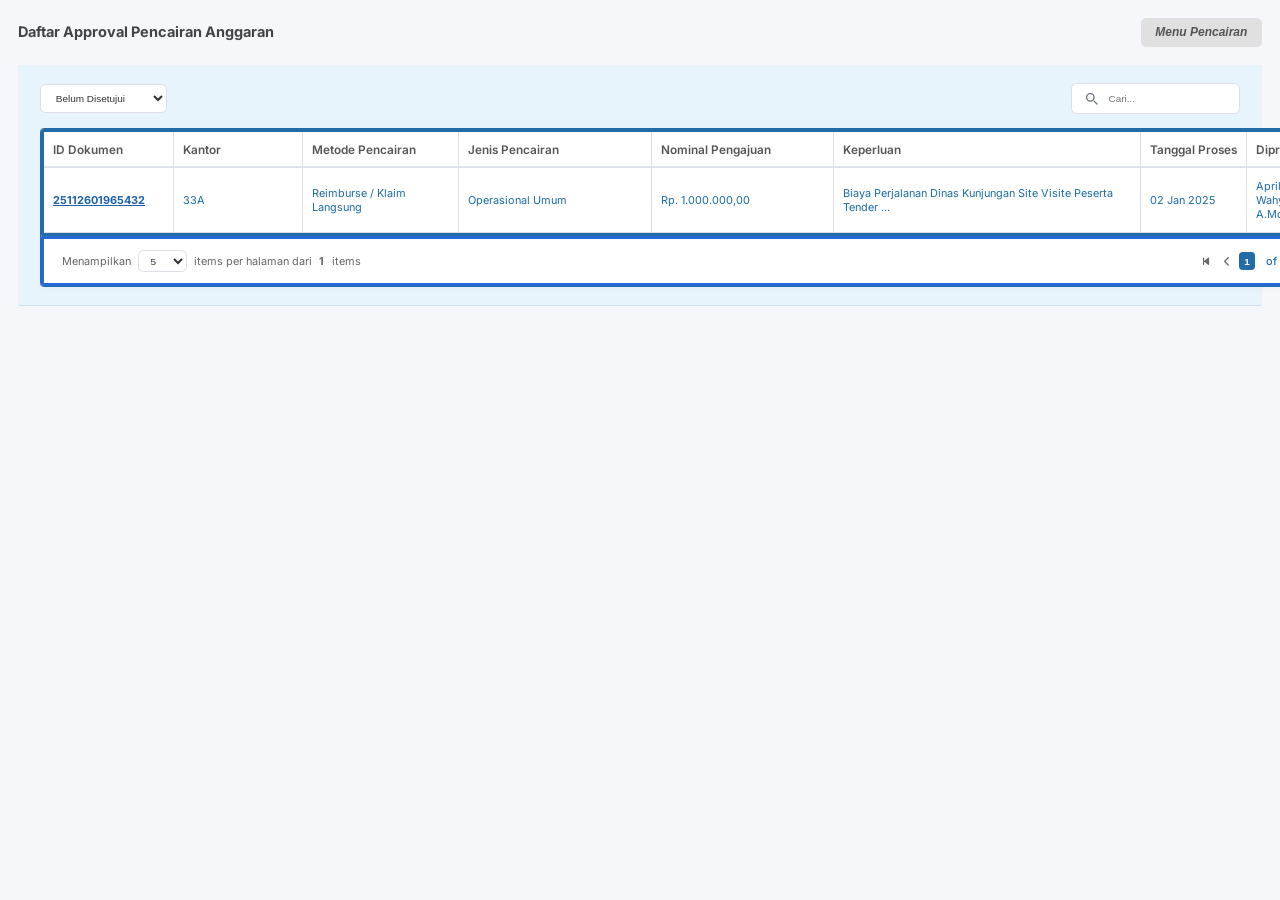
<file: pages/approval/grid-approval.html>
<!DOCTYPE html>
<html lang="en">

<head>
    <meta charset="UTF-8">
    <meta name="viewport" content="width=device-width, initial-scale=1.0">
    <title>Daftar Approval Pencairan Anggaran</title>
    <script src="../../js/skala-layar.js"></script>
    <link rel="stylesheet" href="https://cdnjs.cloudflare.com/ajax/libs/font-awesome/6.4.0/css/all.min.css">
    <link rel="stylesheet" href="../../css/style.css">
    <link rel="stylesheet" href="../../css/style-popup.css">
    <link rel="stylesheet" href="../../css/app.css">
    <style>
        /* Search sejajar ke pojok kanan tabel */

    </style>
</head>

<body>
    <main class="main-content" id="main-menu-grid">
        <div class="header-section">
            <h1 class="page-title"> Daftar Approval Pencairan Anggaran</h1>
            <button type="button" id="btnKembali" class="main-button secondary-btn"
                onclick="window.location.href='../../index.html'">
                <i style="font-size: 1rem;"> Menu Pencairan</i>
            </button>
        </div>
        <div class="page-banner">
            <div class="filter-bar">
                <div class="filter-group">
                    <select id="filter-status" class="base-dropbox status-select">
                        <option value="belumDisetujui">Belum Disetujui</option>
                        <option value="disetujui">Disetujui</option>
                    </select>
                    <div class="search-group">
                        <input id="search-input" class="base-textbox search-box" type="text" placeholder="Cari...">
                    </div>
                </div>
                <div class="base-card table-container">
                    <table class="data-table">
                        <thead>
                            <tr>
                                <th width="10%">ID Dokumen</th>
                                <th width="10%">Kantor</th>
                                <th width="12%">Metode Pencairan</th>
                                <th width="15%">Jenis Pencairan</th>
                                <th width="14%">Nominal Pengajuan</th>
                                <th width="24%">Keperluan</th>
                                <th width="7%">Tanggal Proses</th>
                                <th width="8%">Diproses Oleh</th>
                            </tr>
                        </thead>
                        <tbody id="table-body">
                            <!-- Baris data di-render dinamis oleh script.js -->
                        </tbody>
                    </table>
                    <div class="table-footer outline">
                        <div class="pagination-info">
                            Menampilkan
                            <select class="base-dropbox mini-select" id="page-size-select">
                                <option value="5" selected>5</option>
                                <option value="10">10</option>
                                <option value="20">20</option>
                                <option value="50">50</option>
                            </select>
                            items per halaman dari <strong id="total-doc-items">0</strong> items
                        </div>
                        <div class="pagination-controls">
                            <button class="page-btn" id="btn-first-page"><i class="fas fa-step-backward"></i></button>
                            <button class="page-btn" id="btn-prev-page"><i class="fas fa-chevron-left"></i></button>
                            <button class="page-btn active-page" id="current-page-num">1</button>
                            <span class="page-text" id="total-pages-text">of 1</span>
                            <button class="page-btn" id="btn-next-page"><i class="fas fa-chevron-right"></i></button>
                            <button class="page-btn" id="btn-last-page"><i class="fas fa-step-forward"></i></button>
                        </div>
                    </div>
                </div>
            </div>
    </main>
    <script src="../../js/script-dataGridPengajuan.js"></script>
    <script src="../../js/store.js"></script>
    <script src="../../js/script-gridApproval.js"></script>

    <script src="../../js/lib/sweetalert2.all.min.js"></script>
    <script src="../../js/ui.js"></script>
</body>

</html>
</file>
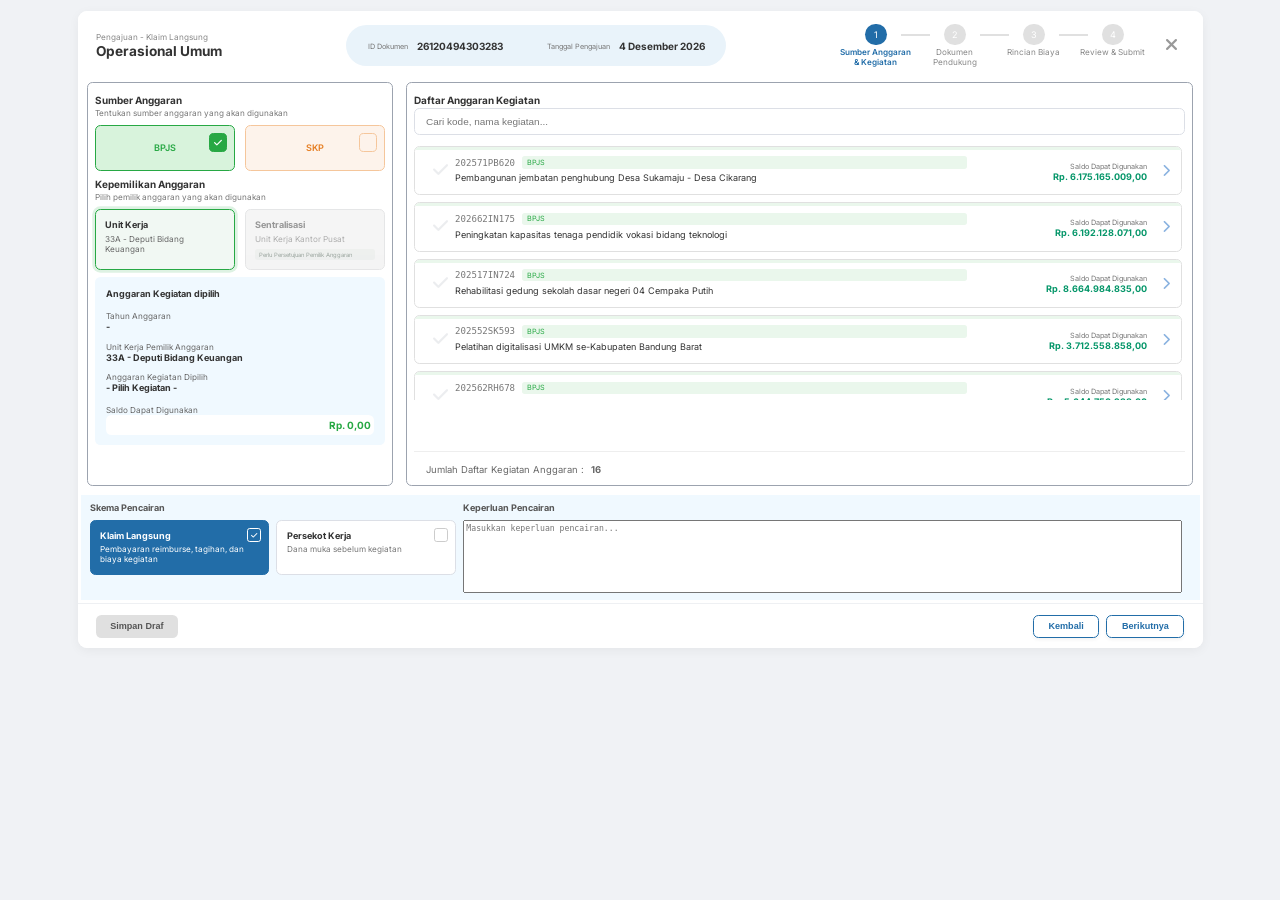
<file: pages/pencairan/form-operasional.html>
<!DOCTYPE html>
<html lang="id">

<head>
    <meta charset="UTF-8">
    <meta name="viewport" content="width=device-width, initial-scale=1.0">
    <title>Form Operasional Umum</title>
    <script src="../../js/skala-layar.js"></script>
    <link rel="stylesheet" href="https://cdnjs.cloudflare.com/ajax/libs/font-awesome/6.4.0/css/all.min.css">
    <link rel="stylesheet" href="../../css/style.css">
    <link rel="stylesheet" href="../../css/style-popup.css">
    <link rel="stylesheet" href="../../css/style-submit.css">
    <link rel="stylesheet" href="../../css/app.css">

</head>

<body class="form-page-body">

    <div id="toastNotification" class="toast hidden">
        <i class="fas fa-check-circle"></i> Berhasil disimpan
    </div>

    <div class="form-main-container">
        <header class="form-header">
            <div class="header-left">
                <div class="breadcrumb" id="header-breadcrumb">Pengajuan</div>
                <h2 id="header-title">Operasional Umum</h2>
            </div>

            <div class="header-center">
                <div class="info-pill">
                    <span class="label">ID Dokumen</span>
                    <span class="value" id="doc-id">260327123456</span>
                </div>
                <div class="info-pill">
                    <span class="label">Tanggal Pengajuan</span>
                    <span class="value" id="doc-date" data-status="draft" data-date=""></span>
                </div>
            </div>

            <div class="header-right">
                <div class="stepper" id="stepper-wrapper"></div>

                <button class="close-form-btn" onclick="window.location.href='../../index.html'">
                    <i class="fas fa-times"></i>
                </button>
            </div>
        </header>

        <!-- WRAPPER STEP 1: SUMBER ANGGARAN & KEGIATAN -->
        <div id="step-1-wrapper" class="step-content"
            style="display: flex; flex-direction: column; flex-grow: 1; overflow: hidden;">
            <main class="form-content-grid">
                <div class="left-panel">
                    <div class="section-block">
                        <h3>Sumber Anggaran</h3>
                        <p class="subtitle">Tentukan sumber anggaran yang akan digunakan</p>
                        <div class="card-grid-2">
                            <div class="select-card bpjs-card selected" id="card-bpjs"
                                onclick="selectSumberAnggaran('bpjs')">
                                <div class="checkbox-indicator"><i class="fas fa-check"></i></div>
                                <span class="card-text">BPJS</span>
                            </div>
                            <div class="select-card skp-card" id="card-skp" onclick="selectSumberAnggaran('skp')">
                                <div class="checkbox-indicator"><i class="fas fa-check"></i></div>
                                <span class="card-text">SKP</span>
                            </div>
                        </div>
                    </div>

                    <div class="section-block">
                        <h3>Kepemilikan Anggaran</h3>
                        <p class="subtitle">Pilih pemilik anggaran yang akan digunakan</p>
                        <div class="card-grid-2">
                            <div class="select-card plain-card">
                                <strong>Unit Kerja</strong>
                                <span>33A - Deputi Bidang Keuangan</span>
                            </div>
                            <div class="select-card plain-card" id="trigger-sentralisasi">
                                <strong>Sentralisasi</strong>
                                <span>Unit Kerja Kantor Pusat</span>
                                <div class="badge-mini badge-green">Perlu Persetujuan Pemilik Anggaran</div>
                            </div>
                        </div>
                    </div>

                    <div class="summary-box">
                        <h4>Anggaran Kegiatan dipilih</h4>
                        <div class="summary-row">
                            <span class="label">Tahun Anggaran</span>
                            <strong class="val" id="summary-tahun">-</strong>
                        </div>
                        <div class="summary-row">
                            <span class="label">Unit Kerja Pemilik Anggaran</span>
                            <strong class="val">33A - Deputi Bidang Keuangan</strong>
                        </div>
                        <div class="summary-row">
                            <span class="label">Anggaran Kegiatan Dipilih</span>
                            <strong class="val" id="summary-judul">- Pilih Kegiatan -</strong>
                        </div>
                        <div class="summary-row amount-row">
                            <span class="label">Saldo Dapat Digunakan</span>
                            <strong class="val amount" id="summary-saldo">Rp. 0,00</strong>
                        </div>
                    </div>
                </div>

                <div class="right-panel">
                    <div class="section-block h-100">
                        <h3>Daftar Anggaran Kegiatan</h3>
                        <input type="text" id="search-anggaran" class="base-textbox full-width search-input"
                            placeholder="Cari kode, nama kegiatan...">
                        <div class="list-container" id="anggaran-list-container">
                            <div id="list-anggaran-container" style="display: block; width: 100%;"></div>
                        </div>

                        <div class="table-footer list-pagination">
                            <div class="pagination-info">
                                Jumlah Daftar Kegiatan Anggaran : <strong id="total-anggaran-count">0</strong>
                            </div>
                            <div class="pagination-controls">
                                <button class="page-btn" id="btn-first"><i class="fas fa-step-backward"></i></button>
                                <button class="page-btn" id="btn-prev"><i class="fas fa-chevron-left"></i></button>
                                <button class="page-btn active-page" id="current-page-num">1</button>
                                <span class="page-text" id="total-pages-text">of 1</span>
                                <button class="page-btn" id="btn-next"><i class="fas fa-chevron-right"></i></button>
                                <button class="page-btn" id="btn-last"><i class="fas fa-step-forward"></i></button>
                            </div>
                        </div>
                    </div>
                </div>
            </main>

            <section class="bottom-section">
                <div class="skema-container">
                    <h3>Skema Pencairan</h3>
                    <div class="skema-cards">
                        <div class="radio-card selected" id="skema-pembayaran" onclick="selectSkema('pembayaran')">
                            <div class="radio-indicator"><i class="fas fa-check"></i></div>
                            <strong>Klaim Langsung</strong>
                            <span>Pembayaran reimburse, tagihan, dan biaya kegiatan</span>
                        </div>
                        <div class="radio-card" id="skema-persekot" onclick="selectSkema('persekot')">
                            <div class="radio-indicator"><i class="fas fa-check"></i></div>
                            <strong>Persekot Kerja</strong>
                            <span>Dana muka sebelum kegiatan</span>
                        </div>
                    </div>
                </div>

                <div class="dynamic-fields" id="dynamic-persekot" style="display: none;">
                    <div class="input-group">
                        <label>Tanggal Kegiatan</label>
                        <input type="text" id="input-tanggal-kegiatan" class="base-textbox" value="01 Agustus 2026"
                            readonly>
                    </div>
                    <div class="input-group">
                        <label>Nilai Pengajuan Persekot</label>
                        <div class="input-with-prefix">
                            <span class="prefix">Rp.</span>
                            <input type="text" id="input-nilai-persekot" class="base-textbox" value="5.000.000.000,00">
                        </div>
                    </div>
                </div>

                <div class="keperluan-container">
                    <h3>Keperluan Pencairan</h3>
                    <textarea id="input-keperluan" class="base-textarea full-width"
                        placeholder="Masukkan keperluan pencairan..."></textarea>
                </div>
            </section>
        </div>

        <!-- WRAPPER STEP 2: DOKUMEN PENDUKUNG          -->
        <div id="step-2-wrapper" class="step-content"
            style="display: none; flex-direction: column; flex-grow: 1; overflow: hidden;">
            <main class="step3-main-grid">
                <div class="step3-left-panel">
                    <div class="section-block">
                        <h3>Sumber Anggaran</h3>
                    </div>

                    <div class="step3-summary-card">
                        <h4>Anggaran Kegiatan dipilih</h4>
                        <div class="summary-row">
                            <span class="label">Tahun Anggaran</span>
                            <strong class="val" id="step3-summary-tahun">-</strong>
                        </div>
                        <div class="summary-row">
                            <span class="label">Unit Kerja Pemilik Anggaran</span>
                            <strong class="val">33A - Deputi Bidang Keuangan</strong>
                        </div>
                        <div class="summary-row">
                            <span class="label">Anggaran Kegiatan Dipilih</span>
                            <strong class="val" id="step3-summary-judul">- Pilih Kegiatan -</strong>
                        </div>
                        <div class="summary-row amount-row">
                            <span class="label">Saldo Dapat Digunakan</span>
                            <strong class="val amount text-green" id="step3-summary-saldo">Rp. 0,00</strong>
                        </div>
                    </div>

                    <div class="section-block">
                        <h3>Skema Pencairan dipilih</h3>
                    </div>
                    <div class="step3-summary-card">
                        <div class="radio-card selected">
                            <strong>Klaim Langsung</strong>
                            <span>Pembayaran reimburse, tagihan, dan biaya kegiatan</span>
                        </div>
                        <div id="step3-persekot-fields" class="skema-info-fields" style="display: none;">
    <div class="skema-field">
        <span class="skema-field-label">Tanggal Kegiatan</span>
        <div class="skema-field-box">
            <strong class="skema-field-val" id="step3-summary-tgl-kegiatan">-</strong>
        </div>
    </div>
    <div class="skema-field">
        <span class="skema-field-label">Nilai Pengajuan Persekot</span>
        <div class="skema-field-box">
            <!-- <span class="skema-field-prefix">Rp.</span> -->
            <strong class="skema-field-val" id="step3-summary-nilai-persekot">-</strong>
        </div>
    </div>
</div>
                        <div class="keperluan-wrapper">
                            <h4>Keperluan Pencairan</h4>
                            <div class="keperluan-text-box"></div>
                        </div>
                    </div>

                    <div class="upload-area-dashed compact-upload" id="dropArea">
                        <input type="file" id="fileInput" style="display: none;" multiple
                            accept=".pdf,.jpg,.jpeg,.png" />

                        <div class="upload-icon">
                            <i class="fas fa-cloud-upload-alt"></i>
                        </div>
                        <h4>Tarik file & lepaskan di area ini</h4>
                        <p>atau klik untuk memilih file</p>
                        <span class="format-text">Format: PDF, JPG, JPEG, PNG | Max: 10Mb per file</span>
                    </div>


                </div>

                <div class="step3-middle-panel">
                    <div class="file-grid-2col">

                        <div class="step3-file-card">
                            <div class="s4-fc-header">
                                <div class="fc-info">
                                    <i class="fas fa-file-pdf text-red"></i>
                                    <span class="fc-title">File Name.pdf</span>
                                </div>
                                <span class="fc-size">9 Mb</span>
                                                                <button class="fc-del-btn"><i class="fas fa-trash-alt"></i></button>

                            </div>
                            <div class="s4-fc-tags">
                                <span class="doc-tag">Dokumen Perpajakan</span>
                                <span class="doc-tag">B.A. Penyelesaian Pekerjaan</span>
                            </div>
                        </div>

                        <div class="step3-file-card">
                            <div class="s4-fc-header">
                                <div class="fc-info">
                                    <i class="fas fa-file-pdf text-red"></i>
                                    <span class="fc-title">File Name.pdf</span>
                                </div>
                                <span class="fc-size">9 Mb</span>
                                <button class="fc-del-btn"><i class="fas fa-trash-alt"></i></button>
                            </div>
                            <div class="s4-fc-tags">
                                <span class="doc-tag">Dokumen Perpajakan</span>
                                <span class="doc-tag">B.A. Penyelesaian Pekerjaan</span>
                            </div>
                        </div>

                        <div class="step3-file-card">
                            <div class="s4-fc-header">
                                <div class="fc-info">
                                    <i class="fas fa-file-pdf text-red"></i>
                                    <span class="fc-title">File Name.pdf</span>
                                </div>
                                <span class="fc-size">9 Mb</span>
                                <button class="fc-del-btn"><i class="fas fa-trash-alt"></i></button>
                            </div>
                            <div class="s4-fc-tags">
                                <span class="doc-tag">Laporan Kegiatan</span>
                            </div>
                        </div>

                        <div class="step3-file-card">
                            <div class="s4-fc-header">
                                <div class="fc-info">
                                    <i class="fas fa-file-pdf text-red"></i>
                                    <span class="fc-title">File Name.pdf</span>
                                </div>
                                <span class="fc-size">9 Mb</span>
                                <button class="fc-del-btn"><i class="fas fa-trash-alt"></i></button>
                            </div>
                            <div class="s4-fc-tags">
                                <span class="doc-tag">Laporan Kegiatan</span>
                            </div>
                        </div>

                        <div class="step3-file-card card-warning">
                            <div class="s4-fc-header">
                                <div class="fc-info">
                                    <i class="fas fa-file-pdf text-green"></i>
                                    <span class="fc-title">File Name.pdf</span>
                                </div>
                                <span class="fc-size">9 Mb</span>
                                <button class="fc-del-btn"><i class="fas fa-trash-alt"></i></button>
                            </div>
                            <div class="s4-fc-warning">
                                <i class="fas fa-exclamation-circle"></i> Belum pilih jenis dokumen
                            </div>
                        </div>

                        <div class="step3-file-card card-warning">
                            <div class="s4-fc-header">
                                <div class="fc-info">
                                    <i class="fas fa-file-pdf text-green"></i>
                                    <span class="fc-title">File Name.pdf</span>
                                </div>
                                <span class="fc-size">9 Mb</span>
                                <button class="fc-del-btn"><i class="fas fa-trash-alt"></i></button>
                            </div>
                            <div class="s4-fc-warning">
                                <i class="fas fa-exclamation-circle"></i> Belum pilih jenis dokumen
                            </div>
                        </div>

                        <div class="step3-file-card">
                            <div class="s4-fc-header">
                                <div class="fc-info">
                                    <i class="fas fa-file-pdf text-red"></i>
                                    <span class="fc-title">File Name.pdf</span>
                                </div>
                                <span class="fc-size">9 Mb</span>
                                <button class="fc-del-btn"><i class="fas fa-trash-alt"></i></button>
                            </div>
                            <div class="s4-fc-tags">
                                <span class="doc-tag">asasa</span>
                            </div>
                        </div>

                        <div class="step3-file-card">
                            <div class="s4-fc-header">
                                <div class="fc-info">
                                    <i class="fas fa-file-pdf text-red"></i>
                                    <span class="fc-title">File Name.pdf</span>
                                </div>
                                <span class="fc-size">9 Mb</span>
                                <button class="fc-del-btn"><i class="fas fa-trash-alt"></i></button>
                            </div>
                            <div class="s4-fc-tags">
                                <span class="doc-tag">asasa</span>
                            </div>
                        </div>

                    </div>

                    <div class="table-footer list-pagination">
                        <div class="pagination-info"><strong>0 Rincian</strong></div>
                        <div class="pagination-controls">
                            <button class="page-btn"><i class="fas fa-step-backward"></i></button>
                            <button class="page-btn"><i class="fas fa-chevron-left"></i></button>
                            <button class="page-btn active-page">1</button>
                            <span class="page-text">of 5</span>
                            <button class="page-btn"><i class="fas fa-chevron-right"></i></button>
                            <button class="page-btn"><i class="fas fa-step-forward"></i></button>
                        </div>
                    </div>

                    <div class="mandatory-box">
                        <strong>Mandatory File</strong>
                        <ul>
                            <li>Mandatory File</li>
                            <li>Mandatory File</li>
                            <li>Mandatory File</li>
                        </ul>
                    </div>

                </div>

                <div class="step3-right-panel">
                    <div class="preview-toolbar">
                        <div class="pt-left">
                            <i class="fas fa-file-pdf text-red"></i>
                            <span>File Name.pdf</span>
                        </div>
                        <button class="pt-zoom"><i class="fas fa-up-right-from-square"></i></button>
                    </div>

                    <div class="preview-image-container">
                        <img src="../../assets/images/struk2.png" alt="Struk Pembayaran" class="preview-receipt-img">
                    </div>
                </div>
            </main>

            <!-- <footer class="form-footer">
                <button class="base-button secondary-btn" onclick="simpanDraft()">Simpan Draf</button>
                <div class="right-actions">
                    <button type="button" class="base-button primary-btn outline-blue"
                        onclick="prevStep()">Kembali</button>
                    <button type="button" class="base-button primary-btn outline-blue"
                        onclick="nextStep()">Berikutnya</button>
                </div>
            </footer> -->
        </div>

        <!-- WRAPPER STEP 3: Detil Perjalanan             -->
        <div id="step-3-wrapper" class="step-content s3-step-wrapper" style="display: none;">
            <div class="step2-info-bar">
                <div class="info-item">
                    <span class="info-label">Anggaran Kegiatan Dipilih</span>
                    <span class="info-value" id="info-kegiatan-terpilih">- Pilih Kegiatan -</span>

                    <div class="badge-tersedia">
                        <span>Anggaran Tersedia</span>
                        <strong id="info-saldo-tersedia">Rp. 0,00</strong>
                    </div>
                </div>
            </div>
            <div class="s3-step-content-scrollable">
                <div class="s3-layout-grid">
                    <div class="s3-card s3-col-left" id="cardDasarPerjalanan">
                        <div class="s3-card-header">
                            <h4>Dasar Perjalanan</h4>
                            <p>Identitas transaksi & daftar SPPD</p>
                        </div>
                        <div class="s3-transaksi-dropdown-wrapper" id="transaksiDropdownWrapper">
                            <div class="transaksi-card card-dalam-negeri s3-trigger-card"
                                onclick="toggleTransaksiDropdown(event)">
                                <div class="card-icon-box" id="selectedTransaksiIcon">
                                    <i class="fas fa-globe-asia"></i>
                                </div>
                                <div class="card-text-box">
                                    <span class="sub-label">Kelompok Transaksi</span>
                                    <span class="main-title" id="selectedTransaksiTitle">Dalam Negeri</span>
                                </div>
                                <i class="fas fa-chevron-down s3-dropdown-arrow"></i>
                            </div>
                            <div class="s3-transaksi-menu" id="transaksiMenu">
                                <div class="transaksi-card card-dalam-negeri"
                                    onclick="gantiTipeTransaksi('dalam_negeri')">
                                    <div class="card-icon-box"><i class="fas fa-globe-asia"></i></div>
                                    <div class="card-text-box">
                                        <span class="sub-label">Kelompok Transaksi</span>
                                        <span class="main-title">Dalam Negeri</span>
                                    </div>
                                </div>
                                <div class="transaksi-card card-luar-negeri"
                                    onclick="gantiTipeTransaksi('luar_negeri')">
                                    <div class="card-icon-box"><i class="fas fa-globe"></i></div>
                                    <div class="card-text-box">
                                        <span class="sub-label">Kelompok Transaksi</span>
                                        <span class="main-title">Luar Negeri</span>
                                    </div>
                                </div>
                                <div class="transaksi-card card-kegiatan-dinas"
                                    onclick="gantiTipeTransaksi('kegiatan_dinas')">
                                    <div class="card-icon-box"><i class="far fa-calendar-check"></i></div>
                                    <div class="card-text-box">
                                        <span class="sub-label">Kelompok Transaksi</span>
                                        <span class="main-title">Kegiatan Kedinasan</span>
                                    </div>
                                </div>
                            </div>
                        </div>
                        <div class="s3-sppd-section" id="sppdSection">
                            <div class="s3-sppd-top">
                                <span class="s3-sppd-label">Daftar SPPD</span>
                                <span class="badge-count" id="sppdBadge">2 dokumen</span>
                            </div>
                            <div class="s3-sppd-pill-item" id="sppdItem1">
                                <span class="s3-sppd-code">ST-052/KEU/2026</span>
                                <span class="s3-sppd-date">08 Jul 2026</span>
                            </div>
                            <div class="s3-sppd-pill-item" id="sppdItem2">
                                <span class="s3-sppd-code">ST-053/KEU/2026</span>
                                <span class="s3-sppd-date">08 Jul 2026</span>
                            </div>
                            <button type="button" class="s3-btn-outline-dashed" id="btnTambahSppd">+ Tambah
                                SPPD</button>
                        </div>

                        <div id="kontenKiriDalamNegeri">
                            <div class="s3-form-group">
                                <label class="group-title">Kategori Perjalanan</label>
                                <div class="s3-choice-grid-2">
                                    <div class="s3-choice-card" onclick="selectCardOptionS3(this)">
                                        <span class="choice-title">Dalam Kota</span>
                                        <span class="choice-desc">Perjalanan ≤60 km, tidak menginap</span>
                                    </div>
                                    <div class="s3-choice-card active" onclick="selectCardOptionS3(this)">
                                        <span class="choice-title"><i class="fas fa-check check-icon"></i> Luar
                                            Kota</span>
                                        <span class="choice-desc">Perjalanan >60 km, atau >30 km laut/sungai</span>
                                    </div>
                                </div>
                            </div>

                            <div class="s3-form-group">
                                <label class="group-title">Tujuan Perjalanan</label>
                                <div class="s3-choice-list">
                                    <div class="s3-choice-card-full active" onclick="selectCardOptionS3(this)">
                                        <span class="radio-circle"></span> Tugas kedinasan luar kantor
                                    </div>
                                    <div class="s3-choice-card-full" onclick="selectCardOptionS3(this)">
                                        <span class="radio-circle"></span> Undangan / Pemeriksaan / Upaya Hukum
                                    </div>
                                    <div class="s3-choice-card-full" onclick="selectCardOptionS3(this)">
                                        <span class="radio-circle"></span> Pengurusan jenazah karyawan
                                    </div>
                                </div>
                            </div>

                            <div class="s3-form-group">
                                <label class="group-title">Kebutuhan Transport</label>
                                <div class="s3-choice-grid-2">
                                    <button type="button" class="s3-btn-pill-choice active"
                                        onclick="selectPillOptionS3(this)">
                                        <i class="fas fa-check"></i> Ada transport utama
                                    </button>
                                    <button type="button" class="s3-btn-pill-choice" onclick="selectPillOptionS3(this)">
                                        Tidak ada transport
                                    </button>
                                </div>
                            </div>
                        </div>

                        <div id="kontenKiriLuarNegeri" style="display: none;">
                            <div class="s3-form-group">
                                <label class="group-title">Tujuan Perjalanan</label>
                                <div class="s3-choice-list-purple">
                                    <div class="s3-choice-card-purple active" onclick="selectTujuanPurple(this)">
                                        <span class="radio-circle-purple"></span>
                                        <span>Undangan Terkait BPJS Ketenagakerjaan</span>
                                    </div>

                                    <div class="s3-choice-card-purple" onclick="selectTujuanPurple(this)">
                                        <span class="radio-circle-purple"></span>
                                        <span>Kegiatan Studi Banding, Konferensi dan kegiatan sejenis</span>
                                    </div>

                                    <div class="s3-choice-card-purple" onclick="selectTujuanPurple(this)">
                                        <span class="radio-circle-purple"></span>
                                        <span>Workshop, Seminar, Training, Short Course dan kegiatan sejenis</span>
                                    </div>

                                    <div class="s3-choice-card-purple" onclick="selectTujuanPurple(this)">
                                        <span class="radio-circle-purple"></span>
                                        <span>Kegiatan terkait PMI di negara yang berbatasan langsung</span>
                                    </div>
                                </div>
                            </div>

                            <div class="s3-form-group">
                                <label class="group-title">Kebutuhan Transport</label>
                                <div class="s3-choice-grid-2">
                                    <button type="button" class="s3-btn-pill-purple active"
                                        onclick="selectPillPurple(this)">
                                        <i class="fas fa-check"></i> Ada transport utama
                                    </button>
                                    <button type="button" class="s3-btn-pill-purple" onclick="selectPillPurple(this)">
                                        Tidak ada transport
                                    </button>
                                </div>
                            </div>
                        </div>
                        <div id="kontenKiriKegiatanDinas" style="display: none;">
                            <div class="s3-form-group">
                                <label class="group-title">Kategori Kegiatan</label>
                                <div class="s3-choice-grid-2">
                                    <div class="s3-choice-card-green" onclick="selectCardGreen(this)">
                                        <span class="choice-title">Konsinyering</span>
                                        <span class="choice-desc">Kegiatan intensif di luar kantor</span>
                                    </div>
                                    <div class="s3-choice-card-green active" onclick="selectCardGreen(this)">
                                        <span class="choice-title"><i class="fas fa-check check-icon-green"></i> Rapat
                                            Kerja</span>
                                        <span class="choice-desc">Rapat kerja kedinasan</span>
                                    </div>
                                </div>
                            </div>
                            <div class="s3-form-group">
                                <label class="group-title">Estimasi Jumlah Peserta</label>
                                <input type="text" class="s3-input-text-green" value="10 orang" />
                            </div>
                            <div class="s3-form-group">
                                <label class="group-title">Kebutuhan Transport</label>
                                <div class="s3-choice-grid-2">
                                    <button type="button" class="s3-btn-pill-green active"
                                        onclick="selectPillGreen(this)">
                                        <i class="fas fa-check check-icon-transport" style="margin-right: 0.375rem;"></i> Ada
                                        transport utama
                                    </button>
                                    <button type="button" class="s3-btn-pill-green" onclick="selectPillGreen(this)">
                                        Tidak ada transport
                                    </button>
                                </div>
                            </div>
                        </div>

                    </div>

                    <div class="s3-card s3-col-right">
                        <div class="s3-card-header">
                            <h4>Detail Perjalanan</h4>
                            <p>Tanggal, rute, moda utama, dan akomodasi.</p>
                        </div>

                        <div class="s3-row-jadwal-rute">
                            <div class="s3-box-jadwal">
                                <div class="s3-box-inner-header orange">Jadwal</div>
                                <div class="s3-jadwal-content">
                                    <div class="s3-jadwal-inputs">
                                        <div class="s3-field-pill-box">
                                            <label>Berangkat</label>
                                            <input type="text" value="10 September 2026" readonly />
                                        </div>
                                        <div class="s3-field-pill-box">
                                            <label>Kembali</label>
                                            <input type="text" value="12 September 2026" readonly />
                                        </div>
                                    </div>
                                    <div class="s3-jadwal-durasi">
                                        <span class="durasi-label">Durasi Perjalanan</span>
                                        <span class="durasi-val">5 Hari</span>
                                        <span class="durasi-sub">( 4 Malam )</span>
                                    </div>
                                </div>
                            </div>

                            <div class="s3-box-rute" id="boxRuteDalamNegeri">
                                <div class="s3-box-inner-header blue">Rute Perjalanan</div>
                                <div class="s3-rute-grid">
                                    <div class="s3-rute-pill-box">
                                        <label>Kantor / Unit Asal</label>
                                        <input type="text" value="Jakarta" readonly />
                                    </div>
                                    <div class="s3-rute-pill-box">
                                        <label>Provinsi Asal</label>
                                        <input type="text" value="Bandung" readonly />
                                    </div>
                                    <div class="s3-rute-pill-box">
                                        <label>Estimasi Jarak</label>
                                        <input type="text" value="±150 km" readonly />
                                    </div>
                                    <div class="s3-rute-pill-box">
                                        <label>Kota Tujuan</label>
                                        <input type="text" value="Bandung" readonly />
                                    </div>
                                    <div class="s3-rute-pill-box">
                                        <label>Kota Tujuan</label>
                                        <input type="text" value="Bandung" readonly />
                                    </div>
                                    <div class="s3-rute-pill-box">
                                        <label>Provinsi Tujuan</label>
                                        <input type="text" value="Jawa Barat" readonly />
                                    </div>
                                </div>
                            </div>

                            <div class="s3-box-rute-purple" id="boxRuteLuarNegeri" style="display: none;">
                                <div class="s3-box-inner-header-purple">Rute Perjalanan</div>
                                <div class="s3-rute-grid-purple">
                                    <div class="s3-rute-pill-white">
                                        <label>Kantor / Unit Asal</label>
                                        <input type="text" value="Jakarta" readonly />
                                    </div>
                                    <div class="s3-rute-pill-white">
                                        <label>Kota Asal</label>
                                        <input type="text" value="Jakarta" readonly />
                                    </div>
                                    <div class="s3-rute-pill-white">
                                        <label>Provinsi Asal</label>
                                        <input type="text" value="Bandung" readonly />
                                    </div>
                                    <div class="s3-rute-pill-white">
                                        <label>Kelompok Negara Tujuan</label>
                                        <input type="text" value="Bandung" readonly />
                                    </div>
                                    <div class="s3-rute-pill-white">
                                        <label>Negara Tujuan</label>
                                        <input type="text" value="Bandung" readonly />
                                    </div>
                                    <div class="s3-rute-pill-white">
                                        <label>Kota Tujuan</label>
                                        <input type="text" value="Bandung" readonly />
                                    </div>
                                </div>
                            </div>
                            <div class="s3-box-rute-green" id="boxRuteKegiatanDinas" style="display: none;">
                                <div class="s3-box-inner-header-green">Rute Perjalanan</div>
                                <div class="s3-rute-grid-kedinasan">
                                    <div class="s3-rute-pill-green">
                                        <label>Kantor / Unit Pelaksana</label>
                                        <input type="text" value="Jakarta" readonly />
                                    </div>
                                    <div class="s3-rute-pill-green">
                                        <label>Kota Unit Pelaksana</label>
                                        <input type="text" value="Jakarta" readonly />
                                    </div>
                                    <div class="s3-rute-pill-green">
                                        <label>Provinsi Unit Pelaksana</label>
                                        <input type="text" value="Bandung" readonly />
                                    </div>

                                    <div class="s3-rute-pill-green pill-vertical-span">
                                        <label>Kota Tujuan</label>
                                        <input type="text" value="Bandung" readonly />
                                    </div>

                                    <div class="s3-rute-pill-green">
                                        <label>Estimasi Jarak</label>
                                        <input type="text" value="±150 km" readonly />
                                    </div>
                                    <div class="s3-rute-pill-green">
                                        <label>Kota Kegiatan</label>
                                        <input type="text" value="Bandung" readonly />
                                    </div>
                                    <div class="s3-rute-pill-green">
                                        <label>Provinsi Kegiatan</label>
                                        <input type="text" value="Jawa Barat" readonly />
                                    </div>
                                </div>
                            </div>
                        </div>

                        <div class="s3-row-moda-akomodasi">
                            <div class="s3-box-moda">
                                <div class="s3-box-sub-header">
                                    <strong>Moda Utama</strong>
                                    <small>Moda yang paling merepresentasikan perjalanan ini.</small>
                                </div>
                                <div class="s3-moda-grid">
                                    <div class="s3-moda-card" onclick="selectModaS3(this)"><i class="fas fa-car"></i>
                                        <span>Darat</span>
                                    </div>
                                    <div class="s3-moda-card" onclick="selectModaS3(this)"><i class="fas fa-plane"></i>
                                        <span>Pesawat</span>
                                    </div>
                                    <div class="s3-moda-card active" onclick="selectModaS3(this)">
                                        <i class="fas fa-train"></i> <span>Kereta Api</span>
                                        <i class="fas fa-check-circle check-moda"></i>
                                    </div>
                                    <div class="s3-moda-card" onclick="selectModaS3(this)"><i class="fas fa-bus"></i>
                                        <span>Bus</span>
                                    </div>
                                    <div class="s3-moda-card" onclick="selectModaS3(this)"><i class="fas fa-subway"></i>
                                        <span>Kereta Cepat</span>
                                    </div>
                                    <div class="s3-moda-card" onclick="selectModaS3(this)"><i class="fas fa-ship"></i>
                                        <span>Kapal Laut</span>
                                    </div>
                                </div>
                                <div class="s3-footer-note">Detail moda per peserta/biaya dapat disesuaikan di Step 3.
                                </div>
                            </div>

                            <div class="s3-box-akomodasi">
                                <div class="s3-akomodasi-title">Akomodasi</div>
                                <div class="s3-akomodasi-list">
                                    <div class="s3-akomodasi-card" onclick="selectAkomodasiS3(this)">
                                        <span class="radio-circle"></span> <span>Tarif Normal</span>
                                    </div>
                                    <div class="s3-akomodasi-card" onclick="selectAkomodasiS3(this)">
                                        <span class="radio-circle"></span> <span>Pendampingan Direksi / Dewas</span>
                                    </div>
                                    <div class="s3-akomodasi-card" onclick="selectAkomodasiS3(this)">
                                        <span class="radio-circle"></span> <span>Undangan Kegiatan Eksternal</span>
                                    </div>
                                </div>
                            </div>
                            <div class="s3-box-tempat-kegiatan" id="boxTempatKegiatan" style="display: none;">
                                <div class="tempat-kegiatan-title">Tempat Kegiatan</div>
                                <div class="tempat-kegiatan-inputs">
                                    <div class="tempat-pill-box">
                                        <label>Jenis</label>
                                        <input type="text" value="Hotel" readonly />
                                    </div>
                                    <div class="tempat-pill-box">
                                        <label>Nama</label>
                                        <input type="text" value="Fraser Sudirman" readonly />
                                    </div>
                                </div>
                            </div>
                        </div>

                        <div class="s3-box-travel-mgmt">
                            <div class="s3-box-sub-header">
                                <strong>Travel Management</strong>
                                <small>Moda yang paling merepresentasikan perjalanan ini.</small>
                            </div>
                            <div class="s3-footer-note">Detail moda per peserta/biaya dapat disesuaikan di Step 3.</div>
                        </div>

                        <div class="s3-alert-box">
                            <strong>Batasan Step 3</strong>
                            <p>Daftar SPPD tidak membentuk tanggal, rute, peserta, atau rincian biaya berbeda.</p>
                        </div>
                    </div>

                </div>
            </div>

            <!-- Footer Aksi -->
            <!-- <footer class="form-footer">
                <button class="base-button secondary-btn" onclick="simpanDraft()">Simpan Draf</button>
                <div class="right-actions">
                    <button type="button" class="base-button primary-btn outline-blue"
                        onclick="prevStep()">Kembali</button>
                    <button type="button" class="base-button primary-btn outline-blue"
                        onclick="nextStep()">Berikutnya</button>

                </div>
            </footer> -->

        </div>

        <!-- WRAPPER STEP 4: RINCIAN BIAYA              -->
        <div id="step-4-wrapper" class="step-content"
            style="display: none; flex-direction: column; flex-grow: 1; overflow: hidden;">
            <div class="step2-info-bar">
                <div class="info-item">
                    <span class="info-label">Anggaran Kegiatan Dipilih</span>
                    <span class="info-value" id="info-kegiatan-terpilih-2">- Pilih Kegiatan -</span>

                    <div class="badge-tersedia">
                        <span>Anggaran Tersedia</span>
                        <strong id="info-saldo-tersedia-2">Rp. 0,00</strong>
                    </div>
                </div>

                <div class="badge-tersedia badge-total">
                    <span>Total Pengajuan</span>
                    <strong>Rp. 1.000.000.000.000,00</strong>
                </div>
            </div>

            <main class="step2-main-grid">
                <div class="step2-left-panel">
                    <button type="button" class="btn-tambah-rincian" id="btnTambahRincian">
                        Tambah Penerima
                    </button>

                    <div class="search-box-wrapper">
                        <input type="text" class="base-textbox search-rincian" placeholder="Cari kode, nama, kode...">
                    </div>

                    <div class="empty-state-container" id="s4-left-empty">
                        <div class="empty-icon-box">
                            <i class="fas fa-box-open"></i>
                        </div>
                        <p class="empty-title">Belum ada data</p>
                        <p class="empty-sub">Silahkan klik Tambah Rincian Penerima untuk mulai mengisi rincian.</p>
                    </div>

                    <div class="s4-pop-left-list" id="s4-left-populated" style="display: none;">
                        <div class="s4-pop-item theme-blue active" onclick="switchStep3Tab('toyota', this)">
                            <div class="" border-bluewhite>
                                <div class="s4-pop-title">PT Toyota Motor Manufacturing Indonesia</div>
                                <div class="s4-pop-meta">
                                    <span>Total Biaya</span>
                                    <strong>Rp. 2.450.000.000</strong>
                                </div>
                            </div>
                        </div>

                        <div class="s4-pop-item theme-peach" onclick="switchStep3Tab('siti', this)">
                            <div class="s4-pop-title">Siti Rahmawati</div>
                            <div class="s4-pop-meta">
                                <span>Total Biaya</span>
                                <strong>Rp. 275.500.000</strong>
                            </div>
                        </div>
                    </div>

                    <div class="panel-pagination">
                        <span class="total-rincian">50 rincian</span>
                        <div class="pagination-controls mini-pagination">
                            <button class="page-btn"><i class="fas fa-step-backward"></i></button>
                            <button class="page-btn"><i class="fas fa-chevron-left"></i></button>
                            <button class="page-btn active-page">1</button>
                            <span class="page-text">of 5</span>
                            <button class="page-btn"><i class="fas fa-chevron-right"></i></button>
                            <button class="page-btn"><i class="fas fa-step-forward"></i></button>
                        </div>
                    </div>
                </div>

                <div class="step2-right-panel">
                    <div class="empty-state-container" id="s4-right-empty">
                        <div class="empty-icon-box lg">
                            <i class="fas fa-folder-open"></i>
                        </div>
                        <p class="empty-title">Belum ada data untuk ditampilkan</p>
                    </div>

                    <div class="s4-pop-right-content" id="s4-right-populated" style="display: none;">

                        <div class="s4-dynamic-header-row">
                            <div class="header-col col-profile">
                                <div class="sdh-banner-card">
                                    <div class="sdh-title-group">
                                        <h3 id="dyn-title">Aldi Suandana K</h3>
                                        <p id="dyn-subtitle">Kementrian Keuangan</p>
                                    </div>
                                    <div class="dyn-badge" id="dyn-badge">Perorangan</div>
                                </div>
                                <div class="sdh-details">
                                    <div class="sdh-item"><span>NPWP <i
                                                class="fas fa-times-circle text-red"></i></span><strong>12-34.39843.883023</strong>
                                    </div>
                                    <div class="sdh-item"><span>KTP <i
                                                class="fas fa-check-circle text-green"></i></span><strong>1234567890123456</strong>
                                    </div>
                                    <div class="sdh-item"><span>PTKP</span><strong>K/3</strong></div>
                                    <div class="sdh-item"><span>Unit Kerja</span><strong>J13 - Jakarta Salemba</strong>
                                    </div>
                                </div>
                            </div>

                            <div class="header-col col-bank">
                                <div class="bank-top-box">
                                    <span class="box-title">Satria Arindra</span>
                                    <div class="bank-account-row">
                                        <div class="bank-logo-placeholder"></div>
                                        <div class="bank-acc-info">
                                            <div class="acc-num-line">
                                                <strong>131-00-113-7576-9</strong>
                                                <i class="fas fa-check-circle text-green"></i>
                                            </div>
                                            <span class="acc-owner">Bank Tabungan Negara Unit Syariah</span>
                                        </div>
                                        <button class="btn-copy-card" onclick="openRekeningModal()"><i
                                                class="far fa-copy"></i></button>
                                    </div>
                                </div>
                                <div class="sub-info-line">
                                    <span>Estimasi Potongan PPh</span>
                                    <strong class="text-red">Rp. 10.000.000.000.000</strong>
                                </div>
                            </div>

                            <div class="header-col col-total">
                                <div class="total-top-box">
                                    <span class="box-title">Total Biaya</span>
                                    <h2 class="total-amount">Rp1.000.920.000.000</h2>
                                </div>
                                <div class="sub-info-line">
                                    <span>Nilai Transfer (Estimasi)</span>
                                    <strong>Rp. 10.000.000.000.000</strong>
                                </div>
                            </div>

                            <div class="header-col col-action">
                                <button class="btn-trash"><i class="fas fa-trash-alt"></i></button>
                            </div>
                        </div>



                        <div class="s4-kuitansi-area">
                            <div id="cardDetilPerjalananDinas" class="detil-perjalanan-card">
                                <div class="detil-perjalanan-title">Detil perjalanan dinas</div>

                                <div class="detil-perjalanan-body">
                                    <div class="detil-perjalanan-col">
                                        <div class="detil-row">
                                            <span class="detil-label">Jenis Perjalanan</span>
                                            <span class="detil-val-bold">Luar kota</span>
                                        </div>
                                        <div class="detil-row">
                                            <span class="detil-label">Transportasi</span>
                                            <div class="transport-badge">
                                                <i class="fas fa-train"></i>
                                                <span>Kereta Api</span>
                                                <i class="fas fa-check-circle check-icon"></i>
                                            </div>
                                        </div>
                                    </div>

                                    <div class="detil-box-white">
                                        <div class="detil-perjalanan-col detil-col-gap">
                                            <div class="detil-row">
                                                <span class="detil-label detil-label-date">Tanggal Berangkat</span>
                                                <span class="detil-val">01 Agustus 2026</span>
                                            </div>
                                            <div class="detil-row">
                                                <span class="detil-label detil-label-date">Tanggal Kembali</span>
                                                <span class="detil-val">05 Agustus 2026</span>
                                            </div>
                                            <div class="detil-row">
                                                <span class="detil-label detil-label-date">Durasi Perjalanan</span>
                                                <span class="detil-val">5 Hari</span>
                                            </div>
                                        </div>

                                        <div class="detil-highlight-box">
                                            <div class="highlight-label">Durasi Perjalanan</div>
                                            <div class="highlight-val">5 Hari</div>
                                        </div>
                                    </div>

                                    <div class="detil-perjalanan-col detil-col-gap">
                                        <div class="detil-row">
                                            <span class="detil-label detil-label-city">Kota Asal</span>
                                            <span class="detil-val">Jakarta</span>
                                        </div>
                                        <div class="detil-row">
                                            <span class="detil-label detil-label-city">Kota Tujuan</span>
                                            <span class="detil-val">Denpasar</span>
                                        </div>
                                        <div class="detil-row">
                                            <span class="detil-label detil-label-city">Kota Kembali</span>
                                            <span class="detil-val">Jakarta</span>
                                        </div>
                                    </div>
                                </div>
                            </div>
                            <div class="kw-area-header">

                                <div class="header-left-slot">
                                    <div class="kw-header-wrapper"
                                        style="display: flex; align-items: center; gap: 0.5rem;">
                                        <h4 id="titleBadanUsaha" class="kw-title" style="margin: 0;">Kuitansi / Invoice
                                        </h4>
                                        <div id="container-extra-badge" class="kw-total"></div>
                                    </div>

                                    <div id="dropdownPerorangan" class="kw-select-group" style="display: none;">
                                        <select class="kw-select-kategori">
                                            <option value="">Pilih Kelompok Biaya...</option>
                                            <option value="honor">Honor dan Jasa Perorangan</option>
                                            <option value="royalti">Hadiah Royalti dan Sewa</option>
                                            <option value="deposito">Pendapatan Bunga Deposito</option>
                                            <option value="usaha">Penghasilan Usaha Perseorangan</option>
                                            <option value="profesional">Penghasilan dari Jasa Profesional</option>
                                            <option value="sewa">Pendapatan Sewa Properti</option>
                                        </select>
                                    </div>
                                </div>

                                <button type="button" id="btnAddHeader" class="btn-add-kuitansi"
                                    onclick="handleTambah()">
                                    <i class="fas fa-plus"></i> <span id="btnAddText">Tambah kuitansi / Invoice</span>
                                </button>
                            </div>

                            <div class="kw-list" id="kuitansi-list-container">
                                <!-- Generated by JS based on selection -->
                            </div>
                        </div>

                    </div>
                </div>
            </main>

            <!-- <footer class="form-footer">
                <button class="base-button secondary-btn" onclick="simpanDraft()">Simpan Draf</button>
                <div class="right-actions">
                    <button class="base-button primary-btn outline-blue" onclick="prevStep()">Kembali</button>
                    <button class="base-button primary-btn outline-blue" onclick="nextStep()">Berikutnya</button>
                </div>
            </footer> -->
        </div>

        <!-- WRAPPER STEP 5: REVIEW & SUBMIT (ADD AT THE END) -->
        <div id="step-5-wrapper" class="step-content"
            style="display: none; flex-direction: column; flex-grow: 1; overflow: hidden;">
            <div class="step2-info-bar">
                <div class="info-item">
                    <span class="info-label">Anggaran Kegiatan Dipilih</span>
                    <span class="info-value" id="info-kegiatan-terpilih-3">- Pilih Kegiatan -</span>

                    <div class="badge-tersedia">
                        <span>Anggaran Tersedia</span>
                        <strong id="info-saldo-tersedia-3">Rp. 0,00</strong>
                    </div>
                </div>

                <div class="badge-tersedia badge-total">
                    <span>Total Pengajuan</span>
                    <strong>Rp. 1.000.000.000.000,00</strong>
                </div>
            </div>

            <main class="step4-main-grid">

                <div class="s5-left-panel">
                    <div class="step3-summary-card s5-info-card">
                        <h4>Informasi Pengajuan</h4>

                        <div class="info-row-inline">
                            <span class="s5-info-label">Nama Pengaju</span>
                            <strong class="s5-info-value">Satria Arindra</strong>
                        </div>
                        <div class="info-row-inline">
                            <span class="s5-info-label">Sub Unit Kerja</span>
                            <strong class="s5-info-value">Asisten Deputi Bidang Treasury</strong>
                        </div>

                        <div class="info-row-stacked">
                            <span class="s5-info-label">Keperluan</span>
                            <p class="info-desc clamp"></p>
                            <button type="button" class="s5-lihat" id="s5-lihat-btn" style="display:none">Lihat selengkapnya <i class="fas fa-chevron-down"></i></button>
                        </div>
                    </div>

                    <div class="step3-summary-card s5-detail-card" id="s5-detail-card" style="display:none"></div>

                    <div class="step3-summary-card s5-verifikasi-card">
                        <h4>Verifikasi</h4>

                        <div class="info-card">
                            <div class="info-row">
                                <span class="s5-info-label">Nama Verifikator</span>
                                <span class="s5-info-value">Satria Arindra</span>
                            </div>
                            <div class="info-row">
                                <span class="s5-info-label">Tanggal verifikasi</span>
                                <span class="s5-info-value">01 Agustus 2026</span>
                            </div>
                        </div>

                        <div class="doc-header-inline" onclick="openFilePreviewModal()" role="button"
                            title="Perbesar / Lihat Pop-up">
                            <h4>Dokumen Pendukung</h4>
                            <span class="pt-zoom">
                                <i class="fas fa-up-right-from-square"></i>
                            </span>
                        </div>

                        <div class="doc-summary-card">
                            <div class="summary-stats">
                                <div class="stat-item">
                                    <span class="stat-value">7</span>
                                    <span class="stat-label">Dokumen diunggah</span>
                                </div>
                                <div class="stat-item">
                                    <span class="stat-value">8/8</span>
                                    <span class="stat-label">Wajib Lengkap</span>
                                </div>
                            </div>

                            <div class="progress-wrapper">
                                <div class="progress-bar-fill" style="width: 100%;"></div>
                                <span class="progress-percent">100%</span>
                            </div>
                        </div>

                        <div class="doc-body-spacer"></div>

                        <footer class="doc-footer-action">
                            <button type="button" class="btn-preview-merged" onclick="openMergedPreview()">
                                Buka pratinjau gabungan
                            </button>
                        </footer>
                    </div>
                </div>

                <div class="s5-middle-panel">
                    <button class="s5-icon-btn active" onclick="switchs5Tab('ringkasan', this)" title="Ringkasan Umum">
                        <i class="fas fa-users"></i>
                    </button>
                    <button class="s5-icon-btn" onclick="switchs5Tab('pajak', this)" title="Informasi Pajak">
                        <i class="fas fa-file-invoice-dollar"></i>
                    </button>
                    <button class="s5-icon-btn" onclick="switchs5Tab('pembayaran', this)" title="">
                        <i class="fas fa-money-bill-transfer"></i>
                    </button>
                    <button class="s5-icon-btn" onclick="switchs5Tab('jurnal', this)" title="">
                        <i class="fas fa-book-open"></i>
                    </button>
                    <button class="s5-icon-btn" onclick="switchs5Tab('catatan', this)" title="">
                        <i class="fas fa-clock-rotate-left"></i>
                    </button>
                </div>

                <div class="s5-right-panel">
                    <header class="s5-header">
                        <div class="header-info">
                            <h1>Rincian Biaya</h1>
                            <p>Rincian biaya penggunaan anggaran yang diajukan.</p>
                        </div>
                    </header>

                    <div class="s5-right-content" id="s5-content-ringkasan">
                        <h2 class="s5-section-title">Ringkasan Umum</h2>
                        <div class="s5-list-container">

                            <div class="s5-accordion-item">
                                <div class="s5-list-row" onclick="toggleRow(this)">
                                    <i class="fa-solid fa-chevron-right chevron-icon"></i>

                                    <div class="card person-card bg-orange">
                                        <div class="person-name">Aldi Suandana K</div>
                                        <div class="person-meta">
                                            <span class="tag">KTP</span>
                                            <i class="fa-solid fa-circle-check icon-verified"></i>
                                            <span class="id-number">1234567890123456</span>
                                            <span class="grade">PTKP K/3</span>
                                        </div>
                                    </div>

                                    <div class="card component-card">
                                        2 Komponen biaya
                                    </div>

                                    <div class="card bank-card">
                                        <div class="bank-icon-placeholder">
                                            <i class="fa-solid fa-building-columns"></i>
                                        </div>
                                        <div class="bank-info">
                                            <div class="bank-name">Satria Arindra</div>
                                            <div class="bank-acc">131-00-113-7576-9 <span class="acc-name">Bank
                                                    Tabungan...</span></div>
                                        </div>
                                    </div>

                                    <div class="card amount-card">
                                        <div class="amount-label">Total Biaya</div>
                                        <div class="amount-value">
                                            <span>Rp.</span>
                                            <span class="value-number">0,00</span>
                                        </div>
                                    </div>
                                </div>

                                <div class="accordion-content">
                                    <div class="detail-container">
                                        <div class="branch-icon">
                                            <i class="branch-connector"></i>
                                        </div>
                                        <div class="detail-table">
                                            <div class="detail-header">
                                                <div class="col-name">Komponen Biaya</div>
                                                <div class="col-nominalHome">Nominal Biaya</div>
                                                <div class="col-pph">Potongan PPh</div>
                                                <div class="col-transfer text-right">Nominal Transfer</div>
                                            </div>
                                            <div class="detail-row">
                                                <div class="col-name sub-card">Uang Saku Bukan Pegawai Tidak
                                                    Berkesinamb...</div>
                                                <div class="col-nominalHome">Rp. 1.000.000.000,00</div>
                                                <div class="col-pph"><span class="badge-pph">Rp. 0,00</span></div>
                                                <div class="col-transfer"><span class="badge-transfer">Rp. 0,00</span>
                                                </div>
                                            </div>
                                            <div class="detail-row">
                                                <div class="col-name sub-card">Bantuan Transportasi</div>
                                                <div class="col-nominalHome">Rp. 1.000.000.000,00</div>
                                                <div class="col-pph"><span class="badge-pph">Rp. 0,00</span></div>
                                                <div class="col-transfer"><span class="badge-transfer">Rp. 0,00</span>
                                                </div>
                                            </div>
                                        </div>
                                    </div>
                                </div>
                            </div>

                            <div class="s5-accordion-item">
                                <div class="s5-list-row" onclick="toggleRow(this)">
                                    <i class="fa-solid fa-chevron-right chevron-icon"></i>

                                    <div class="card person-card bg-orange">
                                        <div class="person-name">Aldi Suandana K</div>
                                        <div class="person-meta">
                                            <span class="tag">KTP</span>
                                            <i class="fa-solid fa-circle-check icon-verified"></i>
                                            <span class="id-number">1234567890123456</span>
                                            <span class="grade">PTKP K/3</span>
                                        </div>
                                    </div>

                                    <div class="card component-card">
                                        2 Komponen biaya
                                    </div>

                                    <div class="card bank-card">
                                        <div class="bank-icon-placeholder">
                                            <i class="fa-solid fa-building-columns"></i>
                                        </div>
                                        <div class="bank-info">
                                            <div class="bank-name">Satria Arindra</div>
                                            <div class="bank-acc">131-00-113-7576-9 <span class="acc-name">Bank
                                                    Tabungan...</span></div>
                                        </div>
                                    </div>

                                    <div class="card amount-card">
                                        <div class="amount-label">Total Biaya</div>
                                        <div class="amount-value">
                                            <span>Rp.</span>
                                            <span class="value-number">0,00</span>
                                        </div>
                                    </div>
                                </div>

                                <div class="accordion-content">
                                    <div class="detail-container">
                                        <div class="branch-icon">
                                            <i class="branch-connector"></i>
                                        </div>
                                        <div class="detail-table">
                                            <div class="detail-header">
                                                <div class="col-name">Komponen Biaya</div>
                                                <div class="col-nominalHome">Nominal Biaya</div>
                                                <div class="col-pph">Potongan PPh</div>
                                                <div class="col-transfer">Nominal Transfer</div>
                                            </div>
                                            <div class="detail-row">
                                                <div class="col-name sub-card">Komponen Biaya A</div>
                                                <div class="col-nominalHome">Rp. 500.000.000,00</div>
                                                <div class="col-pph"><span class="badge-pph">Rp. 0,00</span>
                                                </div>
                                                <div class="col-transfer"><span class="badge-transfer">Rp. 0,00</span>
                                                </div>
                                            </div>
                                        </div>
                                    </div>
                                </div>
                            </div>

                            <div class="s5-accordion-item">
                                <div class="s5-list-row" onclick="toggleRow(this)">
                                    <i class="fa-solid fa-chevron-right chevron-icon"></i>

                                    <div class="card person-card bg-green-light">
                                        <div class="person-name">Aldi Suandana K</div>
                                        <div class="person-meta">
                                            <span class="tag">NPWP</span>
                                            <i class="fa-solid fa-circle-check icon-verified"></i>
                                            <span class="id-number">12-34.39843.883023</span>
                                            <span class="grade">Grade 15</span>
                                        </div>
                                    </div>

                                    <div class="card component-card">
                                        2 Komponen biaya
                                    </div>

                                    <div class="card bank-card">
                                        <div class="bank-icon-placeholder">
                                            <i class="fa-solid fa-building-columns"></i>
                                        </div>
                                        <div class="bank-info">
                                            <div class="bank-name">Satria Arindra</div>
                                            <div class="bank-acc">131-00-113-7576-9 <span class="acc-name">Bank
                                                    Tabungan...</span></div>
                                        </div>
                                    </div>

                                    <div class="card amount-card">
                                        <div class="amount-label">Total Biaya</div>
                                        <div class="amount-value">
                                            <span>Rp.</span>
                                            <span class="value-number">0,00</span>
                                        </div>
                                    </div>
                                </div>

                                <div class="accordion-content">
                                    <div class="detail-container">
                                        <div class="branch-icon">
                                            <i class="branch-connector"></i>
                                        </div>
                                        <div class="detail-table">
                                            <div class="detail-header">
                                                <div class="col-name">Komponen Biaya</div>
                                                <div class="col-nominalHome">Nominal Biaya</div>
                                                <div class="col-pph">Potongan PPh</div>
                                                <div class="col-transfer">Nominal Transfer</div>
                                            </div>
                                            <div class="detail-row">
                                                <div class="col-name sub-card">Gaji Pokok / Honorarium</div>
                                                <div class="col-nominalHome">Rp. 50.000.000,00</div>
                                                <div class="col-pph"><span class="badge-pph">Rp. 0,00</span>
                                                </div>
                                                <div class="col-transfer"><span class="badge-transfer">Rp. 0,00</span>
                                                </div>
                                            </div>
                                        </div>
                                    </div>
                                </div>
                            </div>

                            <div class="s5-accordion-item">
                                <div class="s5-list-row" onclick="toggleRow(this)">
                                    <i class="fa-solid fa-chevron-right chevron-icon"></i>

                                    <div class="card person-card bg-gray">
                                        <div class="person-name">PT Toyota Motor Manufacturing Indonesia</div>
                                        <div class="person-meta">
                                            <span class="tag">NPWP</span>
                                            <i class="fa-solid fa-circle-check icon-verified"></i>
                                            <span class="id-number">12-34.39843.883023</span>
                                        </div>
                                    </div>

                                    <div class="card component-card">
                                        5 Invoice
                                    </div>

                                    <div class="card bank-card">
                                        <div class="bank-icon-placeholder">
                                            <i class="fa-solid fa-building-columns"></i>
                                        </div>
                                        <div class="bank-info">
                                            <div class="bank-name">Satria Arindra</div>
                                            <div class="bank-acc">131-00-113-7576-9 <span class="acc-name">Bank
                                                    Tabungan...</span></div>
                                        </div>
                                    </div>

                                    <div class="card amount-card">
                                        <div class="amount-label">Total Biaya</div>
                                        <div class="amount-value">
                                            <span>Rp.</span>
                                            <span class="value-number">0,00</span>
                                        </div>
                                    </div>
                                </div>

                                <div class="accordion-content">
                                    <div class="detail-container">
                                        <div class="branch-icon">
                                            <i class="branch-connector"></i>
                                        </div>
                                        <div class="detail-table">
                                            <div class="detail-header">
                                                <div class="col-name">Invoice List</div>
                                                <div class="col-nominalHome">Nominal Biaya</div>
                                                <div class="col-pph">Potongan PPh</div>
                                                <div class="col-transfer">Nominal Transfer</div>
                                            </div>
                                            <div class="detail-row">
                                                <div class="col-name sub-card">INV-2024-001</div>
                                                <div class="col-nominalHome">Rp. 200.000.000,00</div>
                                                <div class="col-pph"><span class="badge-pph">Rp. 0,00</span>
                                                </div>
                                                <div class="col-transfer"><span class="badge-transfer">Rp. 0,00</span>
                                                </div>
                                            </div>
                                        </div>
                                    </div>
                                </div>
                            </div>

                        </div>
                        <div class="panel-pagination">
                            <span class="total-rincian"></span>
                            <div class="pagination-controls mini-pagination">
                                <button class="page-btn"><i class="fas fa-step-backward"></i></button>
                                <button class="page-btn"><i class="fas fa-chevron-left"></i></button>
                                <button class="page-btn active-page">1</button>
                                <span class="page-text">of 5</span>
                                <button class="page-btn"><i class="fas fa-chevron-right"></i></button>
                                <button class="page-btn"><i class="fas fa-step-forward"></i></button>
                            </div>
                        </div>
                    </div>

                    <div class="s5-right-content" id="s5-content-pajak" style="display:none;">
                        <h2 class="s5-section-title">Potongan Pajak</h2>
                        <div class="s5-header-container">
                            <div class="table-header">
                                <div class="s5-header-left">Jenis Pajak</div>
                                <div class="s5-header-right">Total Potongan Pajak</div>
                            </div>
                        </div>
                        <div class="s5-list-container">

                            <div class="s5-list">

                                <div class="tax-accordion-wrapper">

                                    <div class="tax-item">
                                        <div class="tax-header-row" onclick="toggleAccordion(this)">
                                            <i class="fa-solid fa-chevron-right chevron-icon"></i>

                                            <div class="tax-main-card">
                                                <span class="tax-title">Pajak Penghasilan Pasal 21</span>
                                                <span class="tax-badge">3 Objek Pajak</span>
                                            </div>

                                            <div class="tax-total-card">
                                                <span class="total-title">Total Potongan</span>
                                                <span class="total-value">Rp. 10.000.000,00</span>
                                            </div>
                                        </div>

                                        <div class="tax-content-panel">
                                            <div class="tree-container">
                                                <div class="branch-icon">
                                                    <i class="branch-connector"></i>
                                                </div>

                                                <div class="objek-table">
                                                    <div class="grid-header">
                                                        <div class="col-name-head">Nama Objek Pajak</div>
                                                        <div class="col-dpp-head">Total DPP PPh</div>
                                                        <div class="col-potongan-head">Total Potongan PPh</div>
                                                    </div>

                                                    <div class="objek-item">
                                                        <div class="objek-row" onclick="toggleAccordion(this)">
                                                            <i class="fa-solid fa-chevron-right chevron-icon"></i>

                                                            <div class="objek-card">
                                                                Uang Saku Bukan Pegawai Tidak Berkesinambungan
                                                            </div>

                                                            <div class="badge-dpp">
                                                                <span>Rp.</span>
                                                                <span>0,00</span>
                                                            </div>

                                                            <div class="badge-potongan">
                                                                <span>Rp.</span>
                                                                <span>0,00</span>
                                                            </div>
                                                        </div>

                                                        <div class="pegawai-content-panel">
                                                            <div class="grid-header-pegawai">
                                                                <div class="col-name-head">Nama Pegawai / Pegawai
                                                                    Eksternal / Rekanan</div>
                                                                <div class="col-dpp-head">DPP PPh</div>
                                                                <div class="col-potongan-head">Potongan PPh</div>
                                                            </div>

                                                            <div class="pegawai-row">
                                                                <div class="branch-icon">
                                                                    <i class="branch-connector"></i>
                                                                </div>
                                                                <div class="pegawai-card">Aldi Suandana K</div>
                                                                <div class="badge-dpp"><span>Rp.</span><span>0,00</span>
                                                                </div>
                                                                <div class="badge-potongan">
                                                                    <span>Rp.</span><span>0,00</span>
                                                                </div>
                                                            </div>

                                                            <div class="pegawai-row">
                                                                <div class="branch-icon"></div>
                                                                <div class="pegawai-card">Aldi Suandana K</div>
                                                                <div class="badge-dpp"><span>Rp.</span><span>0,00</span>
                                                                </div>
                                                                <div class="badge-potongan">
                                                                    <span>Rp.</span><span>0,00</span>
                                                                </div>
                                                            </div>

                                                            <div class="pegawai-row">
                                                                <div class="branch-icon"></div>
                                                                <div class="pegawai-card">Aldi Suandana K</div>
                                                                <div class="badge-dpp"><span>Rp.</span><span>0,00</span>
                                                                </div>
                                                                <div class="badge-potongan">
                                                                    <span>Rp.</span><span>0,00</span>
                                                                </div>
                                                            </div>
                                                        </div>
                                                    </div>
                                                </div>
                                            </div>
                                        </div>
                                    </div>

                                </div>

                                <div class="tax-accordion-wrapper">

                                    <div class="tax-item">
                                        <div class="tax-header-row" onclick="toggleAccordion(this)">
                                            <i class="fa-solid fa-chevron-right chevron-icon"></i>

                                            <div class="tax-main-card">
                                                <span class="tax-title">Pajak Penghasilan Pasal 21</span>
                                                <span class="tax-badge">3 Objek Pajak</span>
                                            </div>

                                            <div class="tax-total-card">
                                                <span class="total-title">Total Potongan</span>
                                                <span class="total-value">Rp. 10.000.000,00</span>
                                            </div>
                                        </div>

                                        <div class="tax-content-panel">
                                            <div class="tree-container">
                                                <div class="branch-icon">
                                                    <i class="branch-connector"></i>
                                                </div>

                                                <div class="objek-table">
                                                    <div class="grid-header">
                                                        <div class="col-name-head">Nama Objek Pajak</div>
                                                        <div class="col-dpp-head">Total DPP PPh</div>
                                                        <div class="col-potongan-head">Total Potongan PPh</div>
                                                    </div>

                                                    <div class="objek-item">
                                                        <div class="objek-row" onclick="toggleAccordion(this)">
                                                            <i class="fa-solid fa-chevron-right chevron-icon"></i>

                                                            <div class="objek-card">
                                                                Uang Saku Bukan Pegawai Tidak Berkesinambungan
                                                            </div>

                                                            <div class="badge-dpp">
                                                                <span>Rp.</span>
                                                                <span>0,00</span>
                                                            </div>

                                                            <div class="badge-potongan">
                                                                <span>Rp.</span>
                                                                <span>0,00</span>
                                                            </div>
                                                        </div>

                                                        <div class="pegawai-content-panel">
                                                            <div class="grid-header-pegawai">
                                                                <div class="col-name-head">Nama Pegawai / Pegawai
                                                                    Eksternal / Rekanan</div>
                                                                <div class="col-dpp-head">DPP PPh</div>
                                                                <div class="col-potongan-head">Potongan PPh</div>
                                                            </div>

                                                            <div class="pegawai-row">
                                                                <div class="branch-icon">
                                                                    <i class="branch-connector"></i>
                                                                </div>
                                                                <div class="pegawai-card">Aldi Suandana K</div>
                                                                <div class="badge-dpp"><span>Rp.</span><span>0,00</span>
                                                                </div>
                                                                <div class="badge-potongan">
                                                                    <span>Rp.</span><span>0,00</span>
                                                                </div>
                                                            </div>

                                                            <div class="pegawai-row">
                                                                <div class="branch-icon"></div>
                                                                <div class="pegawai-card">Aldi Suandana K</div>
                                                                <div class="badge-dpp"><span>Rp.</span><span>0,00</span>
                                                                </div>
                                                                <div class="badge-potongan">
                                                                    <span>Rp.</span><span>0,00</span>
                                                                </div>
                                                            </div>

                                                            <div class="pegawai-row">
                                                                <div class="branch-icon"></div>
                                                                <div class="pegawai-card">Aldi Suandana K</div>
                                                                <div class="badge-dpp"><span>Rp.</span><span>0,00</span>
                                                                </div>
                                                                <div class="badge-potongan">
                                                                    <span>Rp.</span><span>0,00</span>
                                                                </div>
                                                            </div>
                                                        </div>
                                                    </div>
                                                </div>
                                            </div>
                                        </div>
                                    </div>

                                </div>

                                <div class="tax-accordion-wrapper">

                                    <div class="tax-item">
                                        <div class="tax-header-row" onclick="toggleAccordion(this)">
                                            <i class="fa-solid fa-chevron-right chevron-icon"></i>

                                            <div class="tax-main-card">
                                                <span class="tax-title">Pajak Penghasilan Pasal 21</span>
                                                <span class="tax-badge">3 Objek Pajak</span>
                                            </div>

                                            <div class="tax-total-card">
                                                <span class="total-title">Total Potongan</span>
                                                <span class="total-value">Rp. 10.000.000,00</span>
                                            </div>
                                        </div>

                                        <div class="tax-content-panel">
                                            <div class="tree-container">
                                                <div class="branch-icon">
                                                    <i class="branch-connector"></i>
                                                </div>

                                                <div class="objek-table">
                                                    <div class="grid-header">
                                                        <div class="col-name-head">Nama Objek Pajak</div>
                                                        <div class="col-dpp-head">Total DPP PPh</div>
                                                        <div class="col-potongan-head">Total Potongan PPh</div>
                                                    </div>

                                                    <div class="objek-item">
                                                        <div class="objek-row" onclick="toggleAccordion(this)">
                                                            <i class="fa-solid fa-chevron-right chevron-icon"></i>

                                                            <div class="objek-card">
                                                                Uang Saku Bukan Pegawai Tidak Berkesinambungan
                                                            </div>

                                                            <div class="badge-dpp">
                                                                <span>Rp.</span>
                                                                <span>0,00</span>
                                                            </div>

                                                            <div class="badge-potongan">
                                                                <span>Rp.</span>
                                                                <span>0,00</span>
                                                            </div>
                                                        </div>

                                                        <div class="pegawai-content-panel">
                                                            <div class="grid-header-pegawai">
                                                                <div class="col-name-head">Nama Pegawai / Pegawai
                                                                    Eksternal / Rekanan</div>
                                                                <div class="col-dpp-head">DPP PPh</div>
                                                                <div class="col-potongan-head">Potongan PPh</div>
                                                            </div>

                                                            <div class="pegawai-row">
                                                                <div class="branch-icon">
                                                                    <i class="branch-connector"></i>
                                                                </div>
                                                                <div class="pegawai-card">Aldi Suandana K</div>
                                                                <div class="badge-dpp"><span>Rp.</span><span>0,00</span>
                                                                </div>
                                                                <div class="badge-potongan">
                                                                    <span>Rp.</span><span>0,00</span>
                                                                </div>
                                                            </div>

                                                            <div class="pegawai-row">
                                                                <div class="branch-icon"></div>
                                                                <div class="pegawai-card">Aldi Suandana K</div>
                                                                <div class="badge-dpp"><span>Rp.</span><span>0,00</span>
                                                                </div>
                                                                <div class="badge-potongan">
                                                                    <span>Rp.</span><span>0,00</span>
                                                                </div>
                                                            </div>

                                                            <div class="pegawai-row">
                                                                <div class="branch-icon"></div>
                                                                <div class="pegawai-card">Aldi Suandana K</div>
                                                                <div class="badge-dpp"><span>Rp.</span><span>0,00</span>
                                                                </div>
                                                                <div class="badge-potongan">
                                                                    <span>Rp.</span><span>0,00</span>
                                                                </div>
                                                            </div>
                                                        </div>
                                                    </div>
                                                </div>
                                            </div>
                                        </div>
                                    </div>

                                </div>

                                <div class="tax-accordion-wrapper">

                                    <div class="tax-item">
                                        <div class="tax-header-row" onclick="toggleAccordion(this)">
                                            <i class="fa-solid fa-chevron-right chevron-icon"></i>

                                            <div class="tax-main-card">
                                                <span class="tax-title">Pajak Penghasilan Pasal 21</span>
                                                <span class="tax-badge">3 Objek Pajak</span>
                                            </div>

                                            <div class="tax-total-card">
                                                <span class="total-title">Total Potongan</span>
                                                <span class="total-value">Rp. 10.000.000,00</span>
                                            </div>
                                        </div>

                                        <div class="tax-content-panel">
                                            <div class="tree-container">
                                                <div class="branch-icon">
                                                    <i class="branch-connector"></i>
                                                </div>

                                                <div class="objek-table">
                                                    <div class="grid-header">
                                                        <div class="col-name-head">Nama Objek Pajak</div>
                                                        <div class="col-dpp-head">Total DPP PPh</div>
                                                        <div class="col-potongan-head">Total Potongan PPh</div>
                                                    </div>

                                                    <div class="objek-item">
                                                        <div class="objek-row" onclick="toggleAccordion(this)">
                                                            <i class="fa-solid fa-chevron-right chevron-icon"></i>

                                                            <div class="objek-card">
                                                                Uang Saku Bukan Pegawai Tidak Berkesinambungan
                                                            </div>

                                                            <div class="badge-dpp">
                                                                <span>Rp.</span>
                                                                <span>0,00</span>
                                                            </div>

                                                            <div class="badge-potongan">
                                                                <span>Rp.</span>
                                                                <span>0,00</span>
                                                            </div>
                                                        </div>

                                                        <div class="pegawai-content-panel">
                                                            <div class="grid-header-pegawai">
                                                                <div class="col-name-head">Nama Pegawai / Pegawai
                                                                    Eksternal / Rekanan</div>
                                                                <div class="col-dpp-head">DPP PPh</div>
                                                                <div class="col-potongan-head">Potongan PPh</div>
                                                            </div>

                                                            <div class="pegawai-row">
                                                                <div class="branch-icon">
                                                                    <i class="branch-connector"></i>
                                                                </div>
                                                                <div class="pegawai-card">Aldi Suandana K</div>
                                                                <div class="badge-dpp"><span>Rp.</span><span>0,00</span>
                                                                </div>
                                                                <div class="badge-potongan">
                                                                    <span>Rp.</span><span>0,00</span>
                                                                </div>
                                                            </div>

                                                            <div class="pegawai-row">
                                                                <div class="branch-icon"></div>
                                                                <div class="pegawai-card">Aldi Suandana K</div>
                                                                <div class="badge-dpp"><span>Rp.</span><span>0,00</span>
                                                                </div>
                                                                <div class="badge-potongan">
                                                                    <span>Rp.</span><span>0,00</span>
                                                                </div>
                                                            </div>

                                                            <div class="pegawai-row">
                                                                <div class="branch-icon"></div>
                                                                <div class="pegawai-card">Aldi Suandana K</div>
                                                                <div class="badge-dpp"><span>Rp.</span><span>0,00</span>
                                                                </div>
                                                                <div class="badge-potongan">
                                                                    <span>Rp.</span><span>0,00</span>
                                                                </div>
                                                            </div>
                                                        </div>
                                                    </div>
                                                </div>
                                            </div>
                                        </div>
                                    </div>

                                </div>

                            </div>
                        </div>
                    </div>

                    <div class="s5-right-content" id="s5-content-pembayaran" style="display:none;">
                        <h2 class="s5-section-title">Tujuan dan Status Pembayaran</h2>
                        <div class="s5-header-container">
                            <div class="table-header">
                                <div class="col-target">Tujuan Pembayaran</div>
                                <div class="col-nominal">Nominal Transfer</div>
                                <div class="col-status">Status Transfer</div>
                                <div class="col-code">Kode Transfer</div>
                            </div>
                        </div>
                        <div class="s5-list-container">
                            <div class="s5-list">
                                <div class="s5-accordion-item">
                                    <div class="s5-list-row" onclick="toggleRow(this)">
                                        <i class="fa-solid fa-chevron-right chevron-icon"></i>


                                        <div class="main-card">
                                            <div class="bank-info-2">
                                                <div class="bank-logo">
                                                    <svg width="28" height="28" viewBox="0 0 32 32" fill="none">
                                                        <path d="M4 11C10 7, 22 7, 28 11" stroke="#004680"
                                                            stroke-width="4" stroke-linecap="round" />
                                                        <path d="M4 16C10 12, 22 12, 28 16" stroke="#cfa028"
                                                            stroke-width="4" stroke-linecap="round" />
                                                        <path d="M4 21C10 17, 22 17, 28 21" stroke="#004680"
                                                            stroke-width="4" stroke-linecap="round" />
                                                    </svg>
                                                </div>
                                                <div class="bank-details">
                                                    <span class="bank-name">Satria Arindra</span>
                                                    <div class="account-row">
                                                        <span class="account-number">131-00-113-7576-9</span>
                                                        <i class="fa-solid fa-circle-check icon-verified"></i>
                                                    </div>
                                                    <span class="account-holder">Bank Tabungan Negara Unit
                                                        Syariah</span>
                                                </div>
                                            </div>

                                            <div class="recipient-tag">2 Pegawai Internal, 1 Rekanan</div>

                                            <div class="nominal-box">
                                                <span>Rp.</span>
                                                <span>0,00</span>
                                            </div>
                                        </div>

                                        <div class="status-card">
                                            <div class="status-badge status-pending">Belum Proses</div>
                                            <div class="code-box">xxxxxx</div>
                                        </div>
                                    </div>
                                    <div class="accordion-content">
                                        <div class="detail-container">
                                            <div class="branch-icon">
                                                <i class="branch-connector"></i>
                                            </div>
                                            <div class="detail-tableTujuan">
                                                <div class="detail-header">
                                                    <div class="col-name">Nama Pegawai/Pegawai Eksternal/Rekanan</div>
                                                    <div class="col-nominalHome">Total Biaya</div>
                                                    <div class="col-pph">Total Potongan</div>
                                                    <div class="col-transfer text-right">Total Transfer</div>
                                                </div>
                                                <div class="detail-row row-pegawai">
                                                    <div class="col-name sub-card">Aldi Suadaana K</div>
                                                    <div class="col-nominalHome">Rp. 1.000.000.000,00</div>
                                                    <div class="col-pph"><span class="badge-pph">Rp. 0,00</span></div>
                                                    <div class="col-transfer"><span class="badge-transfer">Rp.
                                                            0,00</span></div>
                                                </div>
                                                <div class="detail-row row-rekanan">
                                                    <div class="col-name sub-card">PT Toyota Manufracturing Indonesia
                                                    </div>
                                                    <div class="col-nominalHome">Rp. 1.000.000.000,00</div>
                                                    <div class="col-pph"><span class="badge-pph">Rp. 0,00</span></div>
                                                    <div class="col-transfer"><span class="badge-transfer">Rp.
                                                            0,00</span></div>
                                                </div>
                                            </div>
                                        </div>
                                    </div>
                                </div>
                                <div class="s5-accordion-item">
                                    <div class="s5-list-row" onclick="toggleRow(this)">
                                        <i class="fa-solid fa-chevron-right chevron-icon"></i>


                                        <div class="main-card">
                                            <div class="bank-info-2">
                                                <div class="bank-logo">
                                                    <svg width="28" height="28" viewBox="0 0 32 32" fill="none">
                                                        <path d="M4 11C10 7, 22 7, 28 11" stroke="#004680"
                                                            stroke-width="4" stroke-linecap="round" />
                                                        <path d="M4 16C10 12, 22 12, 28 16" stroke="#cfa028"
                                                            stroke-width="4" stroke-linecap="round" />
                                                        <path d="M4 21C10 17, 22 17, 28 21" stroke="#004680"
                                                            stroke-width="4" stroke-linecap="round" />
                                                    </svg>
                                                </div>
                                                <div class="bank-details">
                                                    <span class="bank-name">Satria Arindra</span>
                                                    <div class="account-row">
                                                        <span class="account-number">131-00-113-7576-9</span>
                                                        <i class="fa-solid fa-circle-check icon-verified"></i>
                                                    </div>
                                                    <span class="account-holder">Bank Tabungan Negara Unit
                                                        Syariah</span>
                                                </div>
                                            </div>

                                            <div class="recipient-tag">2 Pegawai Internal, 1 Rekanan</div>

                                            <div class="nominal-box">
                                                <span>Rp.</span>
                                                <span>0,00</span>
                                            </div>
                                        </div>

                                        <div class="status-card">
                                            <div class="status-badge status-success">Sukses</div>
                                            <div class="code-box">xxxxxx</div>
                                        </div>
                                    </div>
                                    <div class="accordion-content">
                                        <div class="detail-container">
                                            <div class="branch-icon">
                                                <i class="branch-connector"></i>
                                            </div>
                                            <div class="detail-tableTujuan">
                                                <div class="detail-header">
                                                    <div class="col-name">Nama Pegawai/Pegawai Eksternal/Rekanan</div>
                                                    <div class="col-nominalHome">Total Biaya</div>
                                                    <div class="col-pph">Total Potongan</div>
                                                    <div class="col-transfer text-right">Total Transfer</div>
                                                </div>
                                                <div class="detail-row row-pegawai">
                                                    <div class="col-name sub-card">Aldi Suadaana K</div>
                                                    <div class="col-nominalHome">Rp. 1.000.000.000,00</div>
                                                    <div class="col-pph"><span class="badge-pph">Rp. 0,00</span></div>
                                                    <div class="col-transfer"><span class="badge-transfer">Rp.
                                                            0,00</span></div>
                                                </div>
                                                <div class="detail-row row-rekanan">
                                                    <div class="col-name sub-card">PT Toyota Manufracturing Indonesia
                                                    </div>
                                                    <div class="col-nominalHome">Rp. 1.000.000.000,00</div>
                                                    <div class="col-pph"><span class="badge-pph">Rp. 0,00</span></div>
                                                    <div class="col-transfer"><span class="badge-transfer">Rp.
                                                            0,00</span></div>
                                                </div>
                                            </div>
                                        </div>
                                    </div>
                                </div>
                                <div class="s5-accordion-item">
                                    <div class="s5-list-row" onclick="toggleRow(this)">
                                        <i class="fa-solid fa-chevron-right chevron-icon"></i>


                                        <div class="main-card">
                                            <div class="bank-info-2">
                                                <div class="bank-logo">
                                                    <svg width="28" height="28" viewBox="0 0 32 32" fill="none">
                                                        <path d="M4 11C10 7, 22 7, 28 11" stroke="#004680"
                                                            stroke-width="4" stroke-linecap="round" />
                                                        <path d="M4 16C10 12, 22 12, 28 16" stroke="#cfa028"
                                                            stroke-width="4" stroke-linecap="round" />
                                                        <path d="M4 21C10 17, 22 17, 28 21" stroke="#004680"
                                                            stroke-width="4" stroke-linecap="round" />
                                                    </svg>
                                                </div>
                                                <div class="bank-details">
                                                    <span class="bank-name">Satria Arindra</span>
                                                    <div class="account-row">
                                                        <span class="account-number">131-00-113-7576-9</span>
                                                        <i class="fa-solid fa-circle-check icon-verified"></i>
                                                    </div>
                                                    <span class="account-holder">Bank Tabungan Negara Unit
                                                        Syariah</span>
                                                </div>
                                            </div>

                                            <div class="recipient-tag">2 Pegawai Internal, 1 Rekanan</div>

                                            <div class="nominal-box">
                                                <span>Rp.</span>
                                                <span>0,00</span>
                                            </div>
                                        </div>

                                        <div class="status-card">
                                            <div class="status-badge status-processing">Dalam Proses</div>
                                            <div class="code-box">xxxxxx</div>
                                        </div>
                                    </div>
                                    <div class="accordion-content">
                                        <div class="detail-container">
                                            <div class="branch-icon">
                                                <i class="branch-connector"></i>
                                            </div>
                                            <div class="detail-tableTujuan">
                                                <div class="detail-header">
                                                    <div class="col-name">Nama Pegawai/Pegawai Eksternal/Rekanan</div>
                                                    <div class="col-nominalHome">Total Biaya</div>
                                                    <div class="col-pph">Total Potongan</div>
                                                    <div class="col-transfer text-right">Total Transfer</div>
                                                </div>
                                                <div class="detail-row row-pegawai">
                                                    <div class="col-name sub-card">Aldi Suadaana K</div>
                                                    <div class="col-nominalHome">Rp. 1.000.000.000,00</div>
                                                    <div class="col-pph"><span class="badge-pph">Rp. 0,00</span></div>
                                                    <div class="col-transfer"><span class="badge-transfer">Rp.
                                                            0,00</span></div>
                                                </div>
                                                <div class="detail-row row-rekanan">
                                                    <div class="col-name sub-card">PT Toyota Manufracturing Indonesia
                                                    </div>
                                                    <div class="col-nominalHome">Rp. 1.000.000.000,00</div>
                                                    <div class="col-pph"><span class="badge-pph">Rp. 0,00</span></div>
                                                    <div class="col-transfer"><span class="badge-transfer">Rp.
                                                            0,00</span></div>
                                                </div>
                                            </div>
                                        </div>
                                    </div>
                                </div>
                                <div class="s5-accordion-item">
                                    <div class="s5-list-row" onclick="toggleRow(this)">
                                        <i class="fa-solid fa-chevron-right chevron-icon"></i>


                                        <div class="main-card">
                                            <div class="bank-info-2">
                                                <div class="bank-logo">
                                                    <svg width="28" height="28" viewBox="0 0 32 32" fill="none">
                                                        <path d="M4 11C10 7, 22 7, 28 11" stroke="#004680"
                                                            stroke-width="4" stroke-linecap="round" />
                                                        <path d="M4 16C10 12, 22 12, 28 16" stroke="#cfa028"
                                                            stroke-width="4" stroke-linecap="round" />
                                                        <path d="M4 21C10 17, 22 17, 28 21" stroke="#004680"
                                                            stroke-width="4" stroke-linecap="round" />
                                                    </svg>
                                                </div>
                                                <div class="bank-details">
                                                    <span class="bank-name">Satria Arindra</span>
                                                    <div class="account-row">
                                                        <span class="account-number">131-00-113-7576-9</span>
                                                        <i class="fa-solid fa-circle-check icon-verified"></i>
                                                    </div>
                                                    <span class="account-holder">Bank Tabungan Negara Unit
                                                        Syariah</span>
                                                </div>
                                            </div>

                                            <div class="recipient-tag">2 Pegawai Internal, 1 Rekanan</div>

                                            <div class="nominal-box">
                                                <span>Rp.</span>
                                                <span>0,00</span>
                                            </div>
                                        </div>

                                        <div class="status-card">
                                            <div class="status-badge status-success">Sukses</div>
                                            <div class="code-box">xxxxxx</div>
                                        </div>
                                    </div>
                                    <div class="accordion-content">
                                        <div class="detail-container">
                                            <div class="branch-icon">
                                                <i class="branch-connector"></i>
                                            </div>
                                            <div class="detail-tableTujuan">
                                                <div class="detail-header">
                                                    <div class="col-name">Nama Pegawai/Pegawai Eksternal/Rekanan</div>
                                                    <div class="col-nominalHome">Total Biaya</div>
                                                    <div class="col-pph">Total Potongan</div>
                                                    <div class="col-transfer text-right">Total Transfer</div>
                                                </div>
                                                <div class="detail-row row-pegawai">
                                                    <div class="col-name sub-card">Aldi Suadaana K</div>
                                                    <div class="col-nominalHome">Rp. 1.000.000.000,00</div>
                                                    <div class="col-pph"><span class="badge-pph">Rp. 0,00</span></div>
                                                    <div class="col-transfer"><span class="badge-transfer">Rp.
                                                            0,00</span></div>
                                                </div>
                                                <div class="detail-row row-rekanan">
                                                    <div class="col-name sub-card">PT Toyota Manufracturing Indonesia
                                                    </div>
                                                    <div class="col-nominalHome">Rp. 1.000.000.000,00</div>
                                                    <div class="col-pph"><span class="badge-pph">Rp. 0,00</span></div>
                                                    <div class="col-transfer"><span class="badge-transfer">Rp.
                                                            0,00</span></div>
                                                </div>
                                            </div>
                                        </div>
                                    </div>
                                </div>
                                <div class="s5-accordion-item">
                                    <div class="s5-list-row" onclick="toggleRow(this)">
                                        <i class="fa-solid fa-chevron-right chevron-icon"></i>


                                        <div class="main-card">
                                            <div class="bank-info-2">
                                                <div class="bank-logo">
                                                    <svg width="28" height="28" viewBox="0 0 32 32" fill="none">
                                                        <path d="M4 11C10 7, 22 7, 28 11" stroke="#004680"
                                                            stroke-width="4" stroke-linecap="round" />
                                                        <path d="M4 16C10 12, 22 12, 28 16" stroke="#cfa028"
                                                            stroke-width="4" stroke-linecap="round" />
                                                        <path d="M4 21C10 17, 22 17, 28 21" stroke="#004680"
                                                            stroke-width="4" stroke-linecap="round" />
                                                    </svg>
                                                </div>
                                                <div class="bank-details">
                                                    <span class="bank-name">Satria Arindra</span>
                                                    <div class="account-row">
                                                        <span class="account-number">131-00-113-7576-9</span>
                                                        <i class="fa-solid fa-circle-check icon-verified"></i>
                                                    </div>
                                                    <span class="account-holder">Bank Tabungan Negara Unit
                                                        Syariah</span>
                                                </div>
                                            </div>

                                            <div class="recipient-tag">2 Pegawai Internal, 1 Rekanan</div>

                                            <div class="nominal-box">
                                                <span>Rp.</span>
                                                <span>0,00</span>
                                            </div>
                                        </div>

                                        <div class="status-card">
                                            <div class="status-badge status-processing">Dalam Proses</div>
                                            <div class="code-box">xxxxxx</div>
                                        </div>
                                    </div>
                                    <div class="accordion-content">
                                        <div class="detail-container">
                                            <div class="branch-icon">
                                                <i class="branch-connector"></i>
                                            </div>
                                            <div class="detail-tableTujuan">
                                                <div class="detail-header">
                                                    <div class="col-name">Nama Pegawai/Pegawai Eksternal/Rekanan</div>
                                                    <div class="col-nominalHome">Total Biaya</div>
                                                    <div class="col-pph">Total Potongan</div>
                                                    <div class="col-transfer text-right">Total Transfer</div>
                                                </div>
                                                <div class="detail-row row-pegawai">
                                                    <div class="col-name sub-card">Aldi Suadaana K</div>
                                                    <div class="col-nominalHome">Rp. 1.000.000.000,00</div>
                                                    <div class="col-pph"><span class="badge-pph">Rp. 0,00</span></div>
                                                    <div class="col-transfer"><span class="badge-transfer">Rp.
                                                            0,00</span></div>
                                                </div>
                                                <div class="detail-row row-rekanan">
                                                    <div class="col-name sub-card">PT Toyota Manufracturing Indonesia
                                                    </div>
                                                    <div class="col-nominalHome">Rp. 1.000.000.000,00</div>
                                                    <div class="col-pph"><span class="badge-pph">Rp. 0,00</span></div>
                                                    <div class="col-transfer"><span class="badge-transfer">Rp.
                                                            0,00</span></div>
                                                </div>
                                            </div>
                                        </div>
                                    </div>
                                </div>

                            </div>

                        </div>
                    </div>

                    <div class="s5-right-content" id="s5-content-jurnal" style="display:none;">
                        <h2 class="s5-section-title">Jurnal Voucher</h2>
                        <div class="s5-list-container">

                            <div class="stepper-container">
                                <div class="step-line-container">
                                    <div class="step-line"></div>
                                    <div class="step-line"></div>
                                    <div class="step-line"></div>
                                    <div class="step-line active-blue"></div>
                                </div>

                                <div class="step-item">
                                    <div class="step-node node-gray"></div>
                                    <div class="step-info">
                                        <span class="step-date">1 Jan 2025</span>
                                        <span class="step-title">BYMHD</span>
                                        <span class="step-status status-gray">Normal · Dibalik</span>
                                    </div>
                                </div>

                                <div class="step-item">
                                    <div class="step-node node-green"></div>
                                    <div class="step-info">
                                        <span class="step-date">1 Jan 2025</span>
                                        <span class="step-title">BYMHD</span>
                                        <span class="step-status status-green">Reversal · Terposting</span>
                                    </div>
                                </div>

                                <div class="step-item">
                                    <div class="step-node node-pink"></div>
                                    <div class="step-info">
                                        <span class="step-date">1 Jan 2025</span>
                                        <span class="step-title">Pembayaran</span>
                                        <span class="step-status status-pink">Normal · Dibatalkan</span>
                                    </div>
                                </div>

                                <div class="step-item">
                                    <div class="step-node node-green"></div>
                                    <div class="step-info">
                                        <span class="step-date">1 Jan 2025</span>
                                        <span class="step-title">Pembayaran</span>
                                        <span class="step-status status-green">Reversal · Terposting</span>
                                    </div>
                                </div>

                                <div class="step-item">
                                    <div class="step-node node-blue"></div>
                                    <div class="step-info">
                                        <span class="step-date active">1 Jan 2025</span>
                                        <span class="step-title active">Pembayaran Ulang</span>
                                        <span class="step-status status-blue">Normal · Terposting</span>
                                    </div>
                                </div>
                            </div>

                            <div class="detail-card">
                                <div class="card-header">
                                    <h2 class="card-title">Detail Jurnal — Pembayaran Ulang</h2>
                                    <p class="card-subtitle">VJ-260327-005 · 21 Des 2026 · Normal · Terposting · 3 baris
                                    </p>
                                </div>

                                <table class="journal-table">
                                    <thead>
                                        <tr>
                                            <th style="width: 3.125rem; text-align: center;">No.</th>
                                            <th>Kode Akun</th>
                                            <th>Nama Akun</th>
                                            <th class="text-right" style="width: 9.375rem;">Debit</th>
                                            <th class="text-right" style="width: 9.375rem;">Kredit</th>
                                        </tr>
                                    </thead>
                                    <tbody>
                                        <tr>
                                            <td style="text-align: center;">1</td>
                                            <td>1-1100</td>
                                            <td>Kas & Setara Kas</td>
                                            <td class="text-right">Rp 25.000.000</td>
                                            <td class="text-right dash-symbol">—</td>
                                        </tr>
                                        <tr>
                                            <td style="text-align: center;">2</td>
                                            <td>5-2100</td>
                                            <td>Beban Perjalanan Dinas</td>
                                            <td class="text-right dash-symbol">—</td>
                                            <td class="text-right">Rp 22.500.000</td>
                                        </tr>
                                        <tr>
                                            <td style="text-align: center;">3</td>
                                            <td>2-1300</td>
                                            <td>Hutang PPh 21</td>
                                            <td class="text-right dash-symbol">—</td>
                                            <td class="text-right">Rp 2.500.000</td>
                                        </tr>
                                    </tbody>
                                </table>

                                <div class="table-footer">
                                    <span class="total-title">Total</span>
                                    <div class="total-amounts">
                                        <span class="total-val" style="margin-right: 3.125rem;">Rp 25.000.000</span>
                                        <span class="total-val">Rp 25.000.000</span>
                                    </div>
                                </div>
                            </div>
                        </div>
                    </div>

                    <div class="s5-right-content" id="s5-content-catatan" style="display:none;">
                        <h2 class="s5-section-title">Aktifitas dan Catatan</h2>


                        <div class="main-container">
                            <div class="s5-list-container">
                                <div class="sidebar">
                                    <div class="sidebar-title">Alur Persetujuan</div>

                                    <div class="flow-wrapper">
                                        <div class="flow-list">

                                            <div class="flow-item active">
                                                <div class="flow-item-left">
                                                    <span class="dot dot-blue"></span>
                                                    <div class="flow-text">
                                                        <span class="flow-title">Pembuat</span>
                                                        <span class="flow-subtitle sub-blue">Sedang diperbaiki -
                                                            Aktif</span>
                                                    </div>
                                                </div>
                                                <span class="flow-number">1</span>
                                            </div>

                                            <div class="flow-item">
                                                <div class="flow-item-left">
                                                    <span class="dot dot-green"></span>
                                                    <div class="flow-text">
                                                        <span class="flow-title">Asisten Deputi Unit Kerja</span>
                                                        <span class="flow-subtitle sub-green">Disetujui</span>
                                                    </div>
                                                </div>
                                                <span class="flow-number">2</span>
                                            </div>

                                            <div class="flow-item">
                                                <div class="flow-item-left">
                                                    <span class="dot dot-orange"></span>
                                                    <div class="flow-text">
                                                        <span class="flow-title">Deputi Unit Kerja</span>
                                                        <span class="flow-subtitle sub-orange">Dikembalikan ke
                                                            pembuat</span>
                                                    </div>
                                                </div>
                                                <span class="flow-number">3</span>
                                            </div>

                                            <div class="flow-item">
                                                <div class="flow-item-left">
                                                    <span class="dot dot-grey"></span>
                                                    <div class="flow-text">
                                                        <span class="flow-title">Direktur Teknis</span>
                                                        <span class="flow-subtitle sub-grey">Belum dapat diproses</span>
                                                    </div>
                                                </div>
                                                <span class="flow-number">4</span>
                                            </div>

                                            <div class="flow-item">
                                                <div class="flow-item-left">
                                                    <span class="dot dot-grey"></span>
                                                    <div class="flow-text">
                                                        <span class="flow-title">Verifikator Keuangan</span>
                                                        <span class="flow-subtitle sub-grey">Belum dapat diproses</span>
                                                    </div>
                                                </div>
                                                <span class="flow-number">5</span>
                                            </div>

                                            <div class="flow-item">
                                                <div class="flow-item-left">
                                                    <span class="dot dot-grey"></span>
                                                    <div class="flow-text">
                                                        <span class="flow-title">Asisten Deputi Perpajakan</span>
                                                        <span class="flow-subtitle sub-grey">Belum dapat diproses</span>
                                                    </div>
                                                </div>
                                                <span class="flow-number">6</span>
                                            </div>

                                            <div class="flow-item">
                                                <div class="flow-item-left">
                                                    <span class="dot dot-grey"></span>
                                                    <div class="flow-text">
                                                        <span class="flow-title">Asisten Deputi Treasury</span>
                                                        <span class="flow-subtitle sub-grey">Belum dapat diproses</span>
                                                    </div>
                                                </div>
                                                <span class="flow-number">7</span>
                                            </div>

                                            <div class="flow-item">
                                                <div class="flow-item-left">
                                                    <span class="dot dot-grey"></span>
                                                    <div class="flow-text">
                                                        <span class="flow-title">Deputi Keuangan</span>
                                                        <span class="flow-subtitle sub-grey">Belum dapat diproses</span>
                                                    </div>
                                                </div>
                                                <span class="flow-number">8</span>
                                            </div>

                                            <div class="flow-item">
                                                <div class="flow-item-left">
                                                    <span class="dot dot-grey"></span>
                                                    <div class="flow-text">
                                                        <span class="flow-title">Direktur Keuangan</span>
                                                        <span class="flow-subtitle sub-grey">Belum dapat diproses</span>
                                                    </div>
                                                </div>
                                                <span class="flow-number">9</span>
                                            </div>

                                            <div class="flow-item">
                                                <div class="flow-item-left">
                                                    <span class="dot dot-grey"></span>
                                                    <div class="flow-text">
                                                        <span class="flow-title">Direktur Utama</span>
                                                        <span class="flow-subtitle sub-grey">Belum dapat diproses</span>
                                                    </div>
                                                </div>
                                                <span class="flow-number">10</span>
                                            </div>

                                        </div>
                                    </div>
                                </div>

                            </div>
                            <div class="s5-list-container s5-aktivitas">
                                <div class="content-panel">
                                    <div class="content-header">
                                        <div class="header-title-group">
                                            <div class="panel-title">Aktivitas Dokumen</div>
                                            <div class="panel-subtitle">Semua tahap · 6 aktivitas</div>
                                        </div>
                                        <button class="sort-btn">Terbaru &darr;</button>
                                    </div>

                                    <div class="activity-list">

                                        <div class="activity-card blue-card">
                                            <span class="dot dot-blue"></span>
                                            <div class="activity-content">
                                                <span class="activity-main-text">Pembuat mulai memperbaiki
                                                    pengajuan</span>
                                                <span class="activity-meta">Satria Arindra · Pembuat · 21 Mar 2026,
                                                    08:30</span>
                                            </div>
                                        </div>

                                        <div class="activity-card amber-card">
                                            <span class="dot dot-orange"></span>
                                            <div class="activity-content">
                                                <span class="activity-main-text">Pengajuan dikembalikan ke
                                                    pembuat</span>
                                                <span class="activity-meta">Budi Santoso · Deputi Unit Kerja · 20 Mar
                                                    2026, 10:42</span>
                                                <p class="activity-note">Dokumen pendukung belum sesuai dengan kegiatan
                                                    yang diajukan. Mohon perbarui kuitansi dan rincian biaya.</p>
                                            </div>
                                        </div>

                                        <div class="activity-card">
                                            <span class="dot dot-green"></span>
                                            <div class="activity-content">
                                                <span class="activity-main-text">Disetujui Asisten Deputi Unit
                                                    Kerja</span>
                                                <span class="activity-meta">19 Mar 2026, 14:22</span>
                                            </div>
                                        </div>

                                        <div class="activity-card">
                                            <span class="dot dot-green"></span>
                                            <div class="activity-content">
                                                <span class="activity-main-text">Pengajuan dikirim oleh pembuat</span>
                                                <span class="activity-meta">18 Mar 2026, 09:15</span>
                                            </div>
                                        </div>

                                        <div class="activity-card">
                                            <span class="dot dot-grey"></span>
                                            <div class="activity-content">
                                                <span class="activity-main-text">Pengajuan dibuat</span>
                                                <span class="activity-meta">Sistem · 18 Mar 2026, 09:10</span>
                                            </div>
                                        </div>

                                    </div>
                                </div>

                            </div>
                        </div>

                        <div class="s5-right-content" id="s5-content-lainnya" style="display:none;">
                            <div class="empty-state-container">
                                <div class="empty-icon-box lg"><i class="fas fa-tools"></i></div>
                                <p class="empty-title">Konten Sedang Dikembangkan</p>
                                <p class="empty-sub">Tampilan untuk tab ini akan dikonfirmasi kemudian.</p>
                            </div>
                        </div>
                    </div>

                    <footer class="s5-header">
                        <div class="header-summary">
                            <div class="step4-summary-box">
                                <span class="summary-title">Total Pengajuan</span>
                                <span class="summary-amount">Rp. 10.000.000,00</span>
                            </div>
                            <div class="step4-summary-box">
                                <span class="summary-title">Total Pajak Penghasilan (PPh)</span>
                                <span class="summary-amount text-red">Rp. 10.000.000,00</span>
                            </div>
                            <div class="step4-summary-box">
                                <span class="summary-title">Total transfer</span>
                                <span class="summary-amount text-green">Rp. 1.000.000.000,00</span>
                            </div>
                        </div>
                    </footer>

            </main>

            <!-- Specific Footer for Step 4 with "Submit" button -->
            <!-- <footer class="form-footer">
                <button class="base-button secondary-btn" onclick="simpanDraft()">Simpan Draf</button>
                <div class="right-actions">
                    <button type="button" class="base-button primary-btn outline-blue"
                        onclick="prevStep()">Kembali</button>
                    <button class="btn-submit-primary" onclick="submitPengajuan()">Submit</button>
                </div>
            </footer> -->
        </div>


        <!-- FOOTER -->
        <footer class="form-footer">
            <button class="base-button secondary-btn" onclick="simpanDraft()">Simpan Draf</button>
            <div class="right-actions">
                <button class="base-button primary-btn outline-blue" onclick="prevStep()">Kembali</button>
                <button id="btn-nextstep" style="display: none" class="base-button primary-btn outline-blue"
                    onclick="nextStep()">Berikutnya</button>
                <button id="btn-submit" style="display: none" class="btn-submit-primary"
                    onclick="submitPengajuan()">Submit</button>
            </div>
        </footer>

    </div>

    <div id="modalJenisDokumen" class="modal-overlay hidden">
        <div class="modal-content doc-checklist-modal">
            <div class="modal-header" style="margin-bottom: 0px;">
                <div class="header-text">
                    <h2 class="summary-box"><i class="fas fa-file-pdf text-red"></i> File Name.pdf</h2>
                    <h3 style="margin-bottom: 0px;">Pilih Jenis Dokumen</h3>
                    <p>Silakan tandai jenis dokumen yang sesuai dengan file lampiran.</p>
                </div>
                <button type="button" class="close-modal-btn" onclick="closeDocModal()">
                    <i class="fas fa-times"></i>
                </button>
            </div>

            <div class="checklist-container">
                <label class="custom-checkbox-row">
                    <input type="checkbox" checked>
                    <span class="checkbox-box"><i class="fas fa-check"></i></span>
                    <span class="checkbox-text">Dokumen Perpajakan</span>
                </label>

                <label class="custom-checkbox-row">
                    <input type="checkbox" checked>
                    <span class="checkbox-box"><i class="fas fa-check"></i></span>
                    <span class="checkbox-text">B.A. Penyelesaian Pekerjaan</span>
                </label>

                <label class="custom-checkbox-row">
                    <input type="checkbox">
                    <span class="checkbox-box"><i class="fas fa-check"></i></span>
                    <span class="checkbox-text">kuitansi / Invoice</span>
                </label>

                <label class="custom-checkbox-row disabled">
                    <input type="checkbox" disabled>
                    <span class="checkbox-box"><i class="fas fa-check"></i></span>
                    <span class="checkbox-text">Laporan Kegiatan</span>
                </label>
            </div>

            <div class="modal-footer" style="display: flex; justify-content: flex-end; margin-top: 1.5625rem;">
                <button class="btn-rek-simpan" onclick="closeDocModal()">Simpan</button>
            </div>
        </div>
    </div>

    <div id="modalTambahRincian" class="modal-overlay hidden">
        <div class="modal-content modal-person-lg">
            <div class="modal-header">
                <div class="header-text">
                    <h2>Tambah Penerima</h2>
                    <p>Pilih subjek biaya yang sesuai dengan bukti pendukung.</p>
                </div>
                <button type="button" class="close-modal-btn" id="closeRincianModal">
                    <i class="fas fa-times"></i>
                </button>
            </div>

            <div class="modal-filter-bar">
                <div class="search-input-group">
                    <input type="text" class="base-textbox" placeholder="Cari Kode, Nama, KTP, NPWP...">
                    <i class="fas fa-search search-icon"></i>
                </div>
                <select class="base-dropbox filter-select">
                    <option selected>Semua</option>
                    <option>Direksi</option>
                    <option>Penasihat</option>
                    <option>Dewan Pengawas dan Komite</option>
                    <option>Pegawai</option>
                    <option>Perorangan</option>
                    <option>Badan Usaha</option>
                </select>
            </div>

            <div class="rincian-person-list">
                <div class="person-card card-pegawai">
                    <div class="pc-header">
                        <div class="pc-title-area">
                            <h4>Budi Santoso</h4>
                            <span>Kepala Bidang — Deputi Bidang Pengembangan Produk</span>
                        </div>
                        <div class="pc-badge">Pegawai</div>
                    </div>
                    <div class="pc-body">
                        <div class="detail-item"><span>Kode Pegawai</span><strong>131230081</strong></div>
                        <div class="detail-item"><span>NPWP <i
                                    class="fas fa-check-circle text-green"></i></span><strong>12-34.39843.883024</strong>
                        </div>
                        <div class="detail-item"><span>KTP <i
                                    class="fas fa-times-circle text-red"></i></span><strong>1234567890123457</strong>
                        </div>
                        <div class="detail-item"><span>PTKP</span><strong>K/2</strong></div>
                        <div class="detail-item"><span>Grade</span><strong>16</strong></div>
                        <div class="detail-item"><span>Golongan</span><strong>X</strong></div>
                    </div>
                </div>

                <div class="person-card card-dewan">
                    <div class="pc-header">
                        <div class="pc-title-area">
                            <h4>Aldi Suandana K</h4>
                            <span>Ketua Dewan Pengawas</span>
                        </div>
                        <div class="pc-badge">Dewan Pengawas dan Komite</div>
                    </div>
                    <div class="pc-body">
                        <div class="detail-item"><span>Kode Pegawai Eksternal</span><strong>EJ15000154</strong></div>
                        <div class="detail-item"><span>NPWP <i
                                    class="fas fa-times-circle text-red"></i></span><strong>12-34.39843.883023</strong>
                        </div>
                        <div class="detail-item"><span>KTP <i
                                    class="fas fa-check-circle text-green"></i></span><strong>1234567890123456</strong>
                        </div>
                        <div class="detail-item"><span>PTKP</span><strong>K/3</strong></div>
                    </div>
                </div>

                <!-- NEW ADDITION: 4 Cards from Pic 1               -->

                <div class="person-card card-perorangan">
                    <div class="pc-header">
                        <div class="pc-title-area">
                            <h4>Siti Aminah</h4>
                            <span>Kementrian Sosial</span>
                        </div>
                        <div class="pc-badge">Perorangan</div>
                    </div>
                    <div class="pc-body">
                        <div class="detail-item"><span>Kode</span><strong>EJ15000156</strong></div>
                        <div class="detail-item"><span>NPWP <i
                                    class="fas fa-times-circle text-red"></i></span><strong>12-34.39843.883025</strong>
                        </div>
                        <div class="detail-item"><span>KTP <i
                                    class="fas fa-check-circle text-green"></i></span><strong>1234567890123458</strong>
                        </div>
                        <div class="detail-item"><span>PTKP</span><strong>K/3</strong></div>
                        <div class="detail-item"><span>Unit Kerja</span><strong>J15 - Jakarta Cawang</strong></div>
                    </div>
                </div>

                <div class="person-card card-badan" onclick="openRekeningModal()">
                    <div class="pc-header">
                        <div class="pc-title-area">
                            <h4>PT Toyota Motor Manufacturing Indonesia</h4>
                            <span>Ahmad Rizki Pratama</span>
                        </div>
                        <div class="pc-badge">Badan Usaha</div>
                    </div>
                    <div class="pc-body">
                        <div class="detail-item"><span>Kode</span><strong>RC100000470</strong></div>
                        <div class="detail-item"><span>NPWP <i
                                    class="fas fa-times-circle text-red"></i></span><strong>12-34.39843.883023</strong>
                        </div>
                        <div class="detail-item"><span>KTP <i
                                    class="fas fa-check-circle text-green"></i></span><strong>1234567890123456</strong>
                        </div>
                        <div class="detail-item"><span>Unit Kerja</span><strong>C10 - Pasaman Lubuk Sikaping</strong>
                        </div>
                    </div>
                </div>

                <div class="person-card card-pegawai">
                    <div class="pc-header">
                        <div class="pc-title-area">
                            <h4>Rina Kartika</h4>
                            <span>Kepala Seksi — Deputi Bidang Keuangan</span>
                        </div>
                        <div class="pc-badge">Pegawai</div>
                    </div>
                    <div class="pc-body">
                        <div class="detail-item"><span>Kode Pegawai</span><strong>131230090</strong></div>
                        <div class="detail-item"><span>NPWP <i class="fas fa-check-circle text-green"></i></span><strong>12-34.39843.883031</strong></div>
                        <div class="detail-item"><span>KTP <i class="fas fa-check-circle text-green"></i></span><strong>1234567890123461</strong></div>
                        <div class="detail-item"><span>PTKP</span><strong>K/1</strong></div>
                        <div class="detail-item"><span>Grade</span><strong>14</strong></div>
                        <div class="detail-item"><span>Golongan</span><strong>IX</strong></div>
                    </div>
                </div>

                <div class="person-card card-pegawai">
                    <div class="pc-header">
                        <div class="pc-title-area">
                            <h4>Dedi Hermawan</h4>
                            <span>Staf Senior — Deputi Bidang Teknologi</span>
                        </div>
                        <div class="pc-badge">Pegawai</div>
                    </div>
                    <div class="pc-body">
                        <div class="detail-item"><span>Kode Pegawai</span><strong>131230091</strong></div>
                        <div class="detail-item"><span>NPWP <i class="fas fa-times-circle text-red"></i></span><strong>12-34.39843.883032</strong></div>
                        <div class="detail-item"><span>KTP <i class="fas fa-check-circle text-green"></i></span><strong>1234567890123462</strong></div>
                        <div class="detail-item"><span>PTKP</span><strong>TK/0</strong></div>
                        <div class="detail-item"><span>Grade</span><strong>12</strong></div>
                        <div class="detail-item"><span>Golongan</span><strong>VIII</strong></div>
                    </div>
                </div>

                <div class="person-card card-pegawai">
                    <div class="pc-header">
                        <div class="pc-title-area">
                            <h4>Maya Anggraini</h4>
                            <span>Analis Utama — Deputi Bidang Investasi</span>
                        </div>
                        <div class="pc-badge">Pegawai</div>
                    </div>
                    <div class="pc-body">
                        <div class="detail-item"><span>Kode Pegawai</span><strong>131230092</strong></div>
                        <div class="detail-item"><span>NPWP <i class="fas fa-check-circle text-green"></i></span><strong>12-34.39843.883033</strong></div>
                        <div class="detail-item"><span>KTP <i class="fas fa-times-circle text-red"></i></span><strong>1234567890123463</strong></div>
                        <div class="detail-item"><span>PTKP</span><strong>K/2</strong></div>
                        <div class="detail-item"><span>Grade</span><strong>15</strong></div>
                        <div class="detail-item"><span>Golongan</span><strong>IX</strong></div>
                    </div>
                </div>

                <div class="person-card card-dewan">
                    <div class="pc-header">
                        <div class="pc-title-area">
                            <h4>Bambang Wirawan</h4>
                            <span>Anggota Komite Audit</span>
                        </div>
                        <div class="pc-badge">Dewan Pengawas dan Komite</div>
                    </div>
                    <div class="pc-body">
                        <div class="detail-item"><span>Kode Pegawai Eksternal</span><strong>EJ15000160</strong></div>
                        <div class="detail-item"><span>NPWP <i class="fas fa-check-circle text-green"></i></span><strong>12-34.39843.883041</strong></div>
                        <div class="detail-item"><span>KTP <i class="fas fa-check-circle text-green"></i></span><strong>1234567890123471</strong></div>
                        <div class="detail-item"><span>PTKP</span><strong>K/3</strong></div>
                    </div>
                </div>

                <div class="person-card card-dewan">
                    <div class="pc-header">
                        <div class="pc-title-area">
                            <h4>Sri Wahyuni</h4>
                            <span>Anggota Dewan Pengawas</span>
                        </div>
                        <div class="pc-badge">Dewan Pengawas dan Komite</div>
                    </div>
                    <div class="pc-body">
                        <div class="detail-item"><span>Kode Pegawai Eksternal</span><strong>EJ15000161</strong></div>
                        <div class="detail-item"><span>NPWP <i class="fas fa-times-circle text-red"></i></span><strong>12-34.39843.883042</strong></div>
                        <div class="detail-item"><span>KTP <i class="fas fa-check-circle text-green"></i></span><strong>1234567890123472</strong></div>
                        <div class="detail-item"><span>PTKP</span><strong>K/2</strong></div>
                    </div>
                </div>

                <div class="person-card card-perorangan">
                    <div class="pc-header">
                        <div class="pc-title-area">
                            <h4>Andi Pratama</h4>
                            <span>Kementerian Keuangan</span>
                        </div>
                        <div class="pc-badge">Perorangan</div>
                    </div>
                    <div class="pc-body">
                        <div class="detail-item"><span>Kode</span><strong>EJ15000170</strong></div>
                        <div class="detail-item"><span>NPWP <i class="fas fa-times-circle text-red"></i></span><strong>12-34.39843.883051</strong></div>
                        <div class="detail-item"><span>KTP <i class="fas fa-check-circle text-green"></i></span><strong>1234567890123481</strong></div>
                        <div class="detail-item"><span>PTKP</span><strong>K/0</strong></div>
                        <div class="detail-item"><span>Unit Kerja</span><strong>J15 - Jakarta Cawang</strong></div>
                    </div>
                </div>

                <div class="person-card card-perorangan">
                    <div class="pc-header">
                        <div class="pc-title-area">
                            <h4>Dewi Lestari</h4>
                            <span>Kementerian Agama</span>
                        </div>
                        <div class="pc-badge">Perorangan</div>
                    </div>
                    <div class="pc-body">
                        <div class="detail-item"><span>Kode</span><strong>EJ15000171</strong></div>
                        <div class="detail-item"><span>NPWP <i class="fas fa-check-circle text-green"></i></span><strong>12-34.39843.883052</strong></div>
                        <div class="detail-item"><span>KTP <i class="fas fa-check-circle text-green"></i></span><strong>1234567890123482</strong></div>
                        <div class="detail-item"><span>PTKP</span><strong>TK/1</strong></div>
                        <div class="detail-item"><span>Unit Kerja</span><strong>B03 - Bandung Timur</strong></div>
                    </div>
                </div>

                <div class="person-card card-perorangan">
                    <div class="pc-header">
                        <div class="pc-title-area">
                            <h4>Rudi Hartono</h4>
                            <span>Kementerian Pendidikan</span>
                        </div>
                        <div class="pc-badge">Perorangan</div>
                    </div>
                    <div class="pc-body">
                        <div class="detail-item"><span>Kode</span><strong>EJ15000172</strong></div>
                        <div class="detail-item"><span>NPWP <i class="fas fa-times-circle text-red"></i></span><strong>12-34.39843.883053</strong></div>
                        <div class="detail-item"><span>KTP <i class="fas fa-check-circle text-green"></i></span><strong>1234567890123483</strong></div>
                        <div class="detail-item"><span>PTKP</span><strong>K/2</strong></div>
                        <div class="detail-item"><span>Unit Kerja</span><strong>S07 - Surabaya Selatan</strong></div>
                    </div>
                </div>

                <div class="person-card card-badan" onclick="openRekeningModal()">
                    <div class="pc-header">
                        <div class="pc-title-area">
                            <h4>PT Astra International Tbk</h4>
                            <span>Bagus Santoso</span>
                        </div>
                        <div class="pc-badge">Badan Usaha</div>
                    </div>
                    <div class="pc-body">
                        <div class="detail-item"><span>Kode</span><strong>RC100000480</strong></div>
                        <div class="detail-item"><span>NPWP <i class="fas fa-times-circle text-red"></i></span><strong>12-34.39843.883061</strong></div>
                        <div class="detail-item"><span>KTP <i class="fas fa-check-circle text-green"></i></span><strong>1234567890123491</strong></div>
                        <div class="detail-item"><span>Unit Kerja</span><strong>C11 - Jakarta Pusat</strong></div>
                    </div>
                </div>

                <div class="person-card card-badan" onclick="openRekeningModal()">
                    <div class="pc-header">
                        <div class="pc-title-area">
                            <h4>CV Karya Mandiri</h4>
                            <span>Heni Susanti</span>
                        </div>
                        <div class="pc-badge">Badan Usaha</div>
                    </div>
                    <div class="pc-body">
                        <div class="detail-item"><span>Kode</span><strong>RC100000481</strong></div>
                        <div class="detail-item"><span>NPWP <i class="fas fa-check-circle text-green"></i></span><strong>12-34.39843.883062</strong></div>
                        <div class="detail-item"><span>KTP <i class="fas fa-check-circle text-green"></i></span><strong>1234567890123492</strong></div>
                        <div class="detail-item"><span>Unit Kerja</span><strong>D02 - Medan Kota</strong></div>
                    </div>
                </div>

                <div class="person-card card-badan" onclick="openRekeningModal()">
                    <div class="pc-header">
                        <div class="pc-title-area">
                            <h4>PT Telekomunikasi Indonesia</h4>
                            <span>Yoga Prasetyo</span>
                        </div>
                        <div class="pc-badge">Badan Usaha</div>
                    </div>
                    <div class="pc-body">
                        <div class="detail-item"><span>Kode</span><strong>RC100000482</strong></div>
                        <div class="detail-item"><span>NPWP <i class="fas fa-check-circle text-green"></i></span><strong>12-34.39843.883063</strong></div>
                        <div class="detail-item"><span>KTP <i class="fas fa-check-circle text-green"></i></span><strong>1234567890123493</strong></div>
                        <div class="detail-item"><span>Unit Kerja</span><strong>E05 - Makassar</strong></div>
                    </div>
                </div>
            </div>

            <div class="modal-footer-pagination">
                <div class="page-size">
                    Tampilkan
                    <select class="base-dropbox mini">
                        <option>10</option>
                    </select>
                    per halaman
                </div>
                <div class="pagination-controls custom-pagin">
                    <button class="page-btn"><i class="fas fa-step-backward"></i></button>
                    <button class="page-btn"><i class="fas fa-chevron-left"></i></button>
                    <span class="page-info"><strong class="active-pill">1-10</strong> dari 100</span>
                    <button class="page-btn"><i class="fas fa-chevron-right"></i></button>
                    <button class="page-btn"><i class="fas fa-step-forward"></i></button>
                </div>
            </div>
        </div>
    </div>

    <div id="modalRekening" class="modal-overlay hidden">
        <div class="modal-content modal-rekening-lg">

            <div class="modal-header" style="margin-bottom: 0.625rem;">
                <div class="header-text">
                    <h2>Rekening Tujuan Pembayaran</h2>
                    <p>Tentukan rekening pembayaran yang berlaku untuk transaksi ini.</p>
                </div>
            </div>

            <div class="rek-top-summary">
                <div class="pc-header" style="padding:0; border:none; background:transparent;">
                    <div class="pc-title-area">
                        <h4>Lubuk Alung Adventure</h4>
                        <span>Nama Pemilik NIK</span>
                    </div>
                    <div class="pc-badge" style="border: 1px solid #dcdfe6; color: #555;">Badan Usaha</div>
                </div>
                <div class="pc-body" style="padding:0.625rem 0 0 0; background:transparent;">
                    <div class="detail-item"><span>Kode</span><strong>RC100000470</strong></div>
                    <div class="detail-item"><span>NPWP <i
                                class="fas fa-check-circle text-green"></i></span><strong>12-34.39843.883023</strong>
                    </div>
                    <div class="detail-item"><span>KTP <i
                                class="fas fa-check-circle text-green"></i></span><strong>1234567890123456</strong>
                    </div>
                    <div class="detail-item"><span>Unit Kerja</span><strong>C10 - Pasaman Lubuk Sikaping</strong></div>
                </div>
            </div>

            <div class="rek-split-layout">
                <div class="rek-split-left">
                    <h4 class="rek-side-title">Sumber Data Rekening</h4>
                    <p class="rek-side-sub">Pilih salah satu sumber rekening tujuan pembayaran.</p>

                    <div class="rek-radio-card active" id="rek-radio-terdaftar"
                        onclick="switchRekeningSource('terdaftar')">
                        <div class="radio-indicator"><i class="fas fa-circle"></i></div>
                        <div class="radio-texts">
                            <strong>Rekening Terdaftar</strong>
                            <span>Gunakan rekening yang tersimpan pada data penerima.</span>
                        </div>
                    </div>

                    <div class="rek-radio-card" id="rek-radio-referensi" onclick="switchRekeningSource('referensi')">
                        <div class="radio-indicator"><i class="fas fa-circle"></i></div>
                        <div class="radio-texts">
                            <strong>Referensi Rekening Tujuan</strong>
                            <span>Gunakan salah satu rekening tujuan yang telah tersimpan pada pengajuan ini.</span>
                        </div>
                    </div>

                    <div class="rek-radio-card" id="rek-radio-baru" onclick="switchRekeningSource('baru')">
                        <div class="radio-indicator"><i class="fas fa-circle"></i></div>
                        <div class="radio-texts">
                            <strong>Rekening Tujuan Baru</strong>
                            <span>Isi rekening tujuan yang akan digunakan untuk transaksi ini.</span>
                        </div>
                    </div>
                </div>
                <div class="rek-split-right">
                    <div id="rek-view-terdaftar" class="rek-view-panel active">
                        <h4>Rekening Terdaftar</h4>
                        <p class="view-sub">Data rekening tujuan berikut berasal dari data yang telah didaftarkan.</p>
                        <div class="rek-form">
                            <div class="form-row">
                                <label>Bank</label>
                                <div class="form-input-group row-flex">
                                    <input type="text" class="base-textbox" placeholder="Nama Bank"
                                        style="flex-grow:1;">
                                    <span class="validasi-badge">Metode Validasi <span
                                            class="badge-online">Online</span></span>
                                </div>
                            </div>
                            <div class="form-row child-row">
                                <label>Kode Bank</label>
                                <input type="text" class="base-textbox mini-inp" placeholder="008">
                                <label class="ml-10">Swiftcode</label>
                                <input type="text" class="base-textbox mini-inp" placeholder="BMRIDJA">
                            </div>
                            <div class="form-row">
                                <label>No Rekening</label>
                                <input type="text" class="base-textbox" placeholder="Masukkan Nomor Rekening">
                                <i class="fas fa-check-circle text-green end-icon"></i>
                            </div>
                            <div class="form-row">
                                <label>Nama Rekening</label>
                                <input type="text" class="base-textbox" placeholder="Masukkan Nama Rekening">
                            </div>
                        </div>
                    </div>

                    <div id="rek-view-referensi" class="rek-view-panel">
                        <h4>Referensi Rekening Tujuan</h4>
                        <p class="view-sub">Pilih pihak yang telah tersimpan dalam pengajuan ini sebagai referensi
                            rekening tujuan pembayaran.</p>

                        <div class="rek-form" style="margin-top: 0.3125rem;">
                            <div class="input-with-icon full">
                                <input type="text" class="base-textbox"
                                    value="PT Solusi Teknologi Nusantara • BTN • 0011-00-123456-7" readonly>
                                <i class="fas fa-times end-icon clear-icon"></i>
                            </div>

                            <h4 style="margin-top:0.3125rem; border-bottom:1px solid #e0e0e0; padding-bottom:0.3125rem;">Detail
                                Rekening Tujuan</h4>

                            <div class="form-row" style="margin-top:0px;">
                                <label>Bank</label>
                                <div class="form-input-group row-flex">
                                    <input type="text" class="base-textbox" placeholder="Nama Bank"
                                        style="flex-grow:1;">
                                    <span class="validasi-badge">Metode Validasi <span
                                            class="badge-online">Online</span></span>
                                </div>
                            </div>
                            <div class="form-row child-row">
                                <label>Kode Bank</label>
                                <input type="text" class="base-textbox mini-inp" placeholder="008">
                                <label class="ml-10">Swiftcode</label>
                                <input type="text" class="base-textbox mini-inp" placeholder="BMRIDJA">
                            </div>
                            <div class="form-row">
                                <label>No Rekening</label>
                                <div class="input-with-icon">
                                    <input type="text" class="base-textbox" placeholder="Masukkan Nomor Rekening">
                                    <i class="fas fa-times-circle text-red"></i>
                                </div>
                            </div>
                            <div class="form-row">
                                <label>Nama Rekening</label>
                                <input type="text" class="base-textbox" placeholder="Masukkan Nama Rekening">
                            </div>

                            <div class="rek-warning-banner orange">
                                <i class="fas fa-exclamation-circle"></i>
                                <span>Nama pemilik rekening berbeda dengan nama pegawai/pegawai eksternal/rekanan
                                    rincian ini. Pastikan pembayaran memang ditujukan ke rekening tersebut.</span>
                            </div>
                        </div>
                    </div>

                    <div id="rek-view-baru" class="rek-view-panel">
                        <h4>Rekening Tujuan Baru</h4>
                        <p class="view-sub">Isi data rekening tujuan baru yang akan digunakan.</p>

                        <div class="rek-form">
                            <div class="form-row">
                                <label>Bank</label>
                                <input type="text" class="base-textbox" placeholder="Pilih Bank">
                            </div>
                            <div class="form-row">
                                <label>No Rekening</label>
                                <input type="text" class="base-textbox" placeholder="Masukkan Nomor Rekening">
                            </div>
                            <div class="form-row">
                                <label>Nama Rekening</label>
                                <input type="text" class="base-textbox" placeholder="Masukkan Nama Rekening">
                            </div>

                            <div class="rek-warning-banner blue">
                                <i class="fas fa-info-circle"></i>
                                <span>Silahkan upload buku tabungan / rekening koran pada bagian Dokumen Pendukung
                                    apabila terdapat perbedaan nama.</span>
                            </div>
                        </div>
                    </div>

                </div>
            </div>

            <div class="rek-global-info">
                <i class="fas fa-info-circle"></i>
                <span>Perubahan rekening hanya berlaku untuk transaksi ini dan tidak memperbarui master data
                    penerima.</span>
            </div>

            <div class="rek-modal-footer">
                <button class="btn-rek-batal" onclick="closeRekeningModal()">Batal</button>
                <button class="btn-rek-simpan" onclick="simpanRekening()">Simpan</button>
            </div>

        </div>
    </div>

    <div id="modalObjekPajak" class="modal-overlay" style="display: none;">
        <div class="modal-content modal-card-tax">
            <div class="modal-tax-header">
                <h3 class="modal-tax-title">Objek Pajak</h3>
                <p class="modal-tax-subtitle">Pilih objek pajak yang sesuai pada transaksi ini.</p>
            </div>

            <div class="modal-tax-search">
                <input type="text" id="searchTaxInput" placeholder="Cari kode, nama objek pajak"
                    onkeyup="filterTaxList()" />
                <i class="fas fa-search search-icon"></i>
            </div>

            <div class="modal-tax-tabs">
                <button type="button" class="tax-tab active" onclick="switchTaxTab(this, 'all')">Semua ( 88 )</button>
                <button type="button" class="tax-tab" onclick="switchTaxTab(this, 'pph23')">PPh 23 ( 88 )</button>
                <button type="button" class="tax-tab" onclick="switchTaxTab(this, 'pph26')">PPh 26 ( 88 )</button>
                <button type="button" class="tax-tab" onclick="switchTaxTab(this, 'pph4')">PPh 4 Ayat 2 ( 88 )</button>
            </div>

            <div class="modal-tax-body" id="taxItemList">
                <div class="tax-row-item" onclick="selectTaxItem('21-100-07', 'Tenaga Ahli', '15%')">
                    <div class="tax-col-code">
                        <div class="tax-code-main">21-100-07</div>
                        <div class="tax-code-sub">2601011000</div>
                    </div>
                    <div class="tax-col-desc">
                        <div class="tax-name">Tenaga Ahli</div>
                        <div class="tax-category">PPh Pasal 21 Beban Perseorangan</div>
                    </div>
                    <div class="tax-col-badge">
                        <span class="badge-rate">15%</span>
                        <span class="badge-label">PPh Psl 21</span>
                    </div>
                </div>

                <div class="tax-row-item"
                    onclick="selectTaxItem('21-100-08', 'Bukan Pegawai Yang Menerima Imbalan Berkesinambungan', '15%')">
                    <div class="tax-col-code">
                        <div class="tax-code-main">21-100-08</div>
                        <div class="tax-code-sub">2601011000</div>
                    </div>
                    <div class="tax-col-desc">
                        <div class="tax-name">Bukan Pegawai Yang Menerima Imbalan Yang Bersifat Berkesinambungan</div>
                        <div class="tax-category">PPh Pasal 21 Beban Perseorangan</div>
                    </div>
                    <div class="tax-col-badge">
                        <span class="badge-rate">15%</span>
                        <span class="badge-label">PPh Psl 21</span>
                    </div>
                </div>

                <div class="tax-row-item"
                    onclick="selectTaxItem('27-100-99', 'Pegawai Atau Pemberi Jasa Sebagai Wajib Pajak Luar Negeri', '15%')">
                    <div class="tax-col-code">
                        <div class="tax-code-main">27-100-99</div>
                        <div class="tax-code-sub">2601011000</div>
                    </div>
                    <div class="tax-col-desc">
                        <div class="tax-name">Pegawai Atau Pemberi Jasa Sebagai Wajib Pajak Luar Negeri</div>
                        <div class="tax-category">PPh Pasal 21 Beban Perseorangan</div>
                    </div>
                    <div class="tax-col-badge">
                        <span class="badge-rate">15%</span>
                        <span class="badge-label">PPh Psl 26</span>
                    </div>
                </div>

                <div class="tax-row-item"
                    onclick="selectTaxItem('42-000-01', 'Hadiah Undian Yang Dikenakan Pajak Final PPh 4 Ayat (2)', '15%')">
                    <div class="tax-col-code">
                        <div class="tax-code-main">42-000-01</div>
                        <div class="tax-code-sub">2601011000</div>
                    </div>
                    <div class="tax-col-desc">
                        <div class="tax-name">Hadiah Undian Yang Dikenakan Pajak Final PPh 4 Ayat (2)</div>
                        <div class="tax-category">PPh Pasal 21 Beban Perseorangan</div>
                    </div>
                    <div class="tax-col-badge">
                        <span class="badge-rate">15%</span>
                        <span class="badge-label">PPh Psl 4 (2)</span>
                    </div>
                </div>
                <div class="tax-row-item"
                    onclick="selectTaxItem('21-100-08', 'Bukan Pegawai Yang Menerima Imbalan Berkesinambungan', '15%')">
                    <div class="tax-col-code">
                        <div class="tax-code-main">21-100-08</div>
                        <div class="tax-code-sub">2601011000</div>
                    </div>
                    <div class="tax-col-desc">
                        <div class="tax-name">Bukan Pegawai Yang Menerima Imbalan Yang Bersifat Berkesinambungan</div>
                        <div class="tax-category">PPh Pasal 21 Beban Perseorangan</div>
                    </div>
                    <div class="tax-col-badge">
                        <span class="badge-rate">15%</span>
                        <span class="badge-label">PPh Psl 21</span>
                    </div>
                </div>

                <div class="tax-row-item"
                    onclick="selectTaxItem('21-100-08', 'Bukan Pegawai Yang Menerima Imbalan Berkesinambungan', '15%')">
                    <div class="tax-col-code">
                        <div class="tax-code-main">21-100-08</div>
                        <div class="tax-code-sub">2601011000</div>
                    </div>
                    <div class="tax-col-desc">
                        <div class="tax-name">Bukan Pegawai Yang Menerima Imbalan Yang Bersifat Berkesinambungan</div>
                        <div class="tax-category">PPh Pasal 21 Beban Perseorangan</div>
                    </div>
                    <div class="tax-col-badge">
                        <span class="badge-rate">15%</span>
                        <span class="badge-label">PPh Psl 21</span>
                    </div>
                </div>
            </div>
            <div class="modal-tax-footer">
                <button type="button" class="btn-modal-close" onclick="closeObjekPajakModal()">Tutup</button>
            </div>
        </div>
    </div>

    <div id="modalFakturPPN" class="modal-overlay" style="display: none;">
        <div class="modal-content modal-card-ppn">
            <div class="modal-ppn-header">
                <h3 class="modal-ppn-title">Entry Faktur PPN</h3>
                <p class="modal-ppn-subtitle">Masukkan informasi Pajak Pertambahan Nilai (PPN) sesuai dengan bukti bayar
                    atau faktur pajak yang sah.</p>
            </div>

            <div class="modal-ppn-body">
                <div class="ppn-grid-row">
                    <div class="ppn-col-label">Nama Rekanan</div>
                    <div class="ppn-col-input">
                        <input type="text" id="ppnNamaRekanan" class="ppn-input"
                            value="PT Toyota Motor Manufacturing Indonesia" readonly />
                    </div>
                    <div class="ppn-col-label-right">Kode Rekanan</div>
                    <div class="ppn-col-input-right">
                        <input type="text" id="ppnKodeRekanan" class="ppn-input ppn-pill-input" value="R12131123213112"
                            readonly />
                    </div>
                </div>

                <div class="ppn-grid-row">
                    <div class="ppn-col-label">No kuitansi / Invoice</div>
                    <div class="ppn-col-input">
                        <input type="text" id="ppnNokuitansi" class="ppn-input" value="123/567/901/345/789/" />
                    </div>
                    <div class="ppn-col-label-right">ID Dokumen</div>
                    <div class="ppn-col-input-right">
                        <input type="text" id="ppnIdDokumen" class="ppn-input ppn-pill-input" value="25122401471536"
                            readonly />
                    </div>
                </div>

                <div class="ppn-grid-row">
                    <div class="ppn-col-label">Nilai Invoice + PPN</div>
                    <div class="ppn-col-input">
                        <input type="text" id="ppnNilaiInvoice" class="ppn-input" value="Rp 1.000.000.000" />
                    </div>
                </div>

                <div class="ppn-grid-row align-center">
                    <div class="ppn-col-label flex-align">
                        <span>PPN Masukan / Pungut</span>
                        <i class="fas fa-info-circle tooltip-icon" title="Pajak Masukan"></i>
                    </div>
                    <div class="ppn-col-input ppn-pungut-row">
                        <label class="switch-toggle">
                            <input type="checkbox" id="togglePpnPungut" checked />
                            <span class="slider-round"></span>
                        </label>
                        <div class="ppn-jenis-wrap" id="ppnJenisWrap">
                            <label class="ppn-jenis-label" for="ppnJenisPpn">Jenis PPN</label>
                            <select id="ppnJenisPpn" class="ppn-select">
                                <option value="">Pilih Jenis PPN</option>
                                <option value="PPN10">PPN10 - PPN atas Barang dan Jasa BPJS</option>
                                <option value="PPN11">PPN11 - PPN Masukan Bangunan Investasi BPJS</option>
                            </select>
                        </div>
                    </div>
                </div>

                <div class="ppn-section-title">Faktur Pajak / Dokumen Lainnya</div>

                <div class="ppn-grid-row">
                    <div class="ppn-col-label">Jenis Transaksi</div>
                    <div class="ppn-col-input-full">
                        <select id="ppnJenisTransaksi" class="ppn-select">
                            <option value="3">3 - Pajak Masukan Yang Tidak Dapat Dikreditkan</option>
                            <option value="1">1 - Pajak Masukan Yang Dapat Dikreditkan</option>
                        </select>
                    </div>
                </div>

                <div class="ppn-grid-row">
                    <div class="ppn-col-label">Status</div>
                    <div class="ppn-col-input-full">
                        <select id="ppnStatus" class="ppn-select">
                            <option value="1">1 - Kepada Pihak Yang Bukan Pemungut PPN</option>
                            <option value="2">2 - Kepada Pemungut Bendaharawan Pemerintah</option>
                        </select>
                    </div>
                </div>

                <div class="ppn-grid-row">
                    <div class="ppn-col-label">Dokumen Transaksi</div>
                    <div class="ppn-col-input-full">
                        <select id="ppnDokumenTransaksi" class="ppn-select">
                            <option value="1">1 - Faktur Pajak Standar</option>
                            <option value="2">2 - Dokumen Tertentu yang Dipersamakan</option>
                        </select>
                    </div>
                </div>

                <div class="ppn-grid-row align-center">
                    <div class="ppn-col-label">No. Seri Faktur</div>
                    <div class="ppn-col-input-full flex-inline-gap">
                        <input type="text" class="ppn-input-code" style="width: 3.125rem;" value="007" maxlength="3" />
                        <input type="text" class="ppn-input-code" style="width: 2.75rem;" value="25" maxlength="2" />
                        <input type="text" class="ppn-input-code" style="width: 6.875rem;" value="1234567890"
                            maxlength="10" />
                        <span class="arrow-sep">&rarr;</span>
                        <input type="text" class="ppn-input-code" style="width: 10.625rem;" value="12345678901234567890" />
                        <span class="danger-hint">pastikan sesuai dengan faktur</span>
                    </div>
                </div>
                <div class="ppn-grid-row align-center">
                    <div class="ppn-col-label">Tanggal Faktur/SSP/PIB</div>
                    <div class="ppn-col-input">
                        <div class="ppn-date-wrapper">
                            <input type="date" value="2025-01-01" class="ppn-date-input" />
                        </div>
                    </div>
                </div>
            </div>

            <div class="modal-ppn-footer">
                <button type="button" class="btn-ppn-delete" onclick="deleteFakturPPN()">
                    <i class="fas fa-times"></i> Hapus
                </button>
                <button type="button" class="btn-ppn-save" onclick="saveFakturPPN()">Simpan</button>
            </div>
        </div>
    </div>

    <div class="modal-sentralisasi-overlay" id="modal-sentralisasi">
        <div class="modal-sentralisasi-container">

            <div class="modal-sentralisasi-header">
                <h2 class="modal-sentralisasi-title">Sentralisasi Angaran</h2>
                <p class="modal-sentralisasi-subtitle">Pilih unit kerja kantor yang anggarannya akan digunakan</p>
            </div>

            <div class="search-sentral-group">
                <input type="text" id="search-sentral-input" class="search-sentral-box"
                    placeholder="Cari kode, unit kerja, nama unit kerja" autocomplete="off" />
            </div>

            <div class="sentralisasi-list-wrapper">
                <div class="sentralisasi-item-list" id="sentralisasi-item-list"></div>
            </div>

            <div class="modal-sentralisasi-footer">
                <button type="button" class="btn-sentralisasi-close" id="btn-sentralisasi-close">Tutup</button>
            </div>

        </div>
    </div>

    <div id="filePreviewModal" class="custom-modal-overlay" style="display: none;">
        <div class="custom-modal-container">

            <div class="custom-modal-body">

                <div class="step3-middle-panel">
                    <div class="file-grid-2col">
                        <div class="step3-file-card-submit">
                            <div class="s4-fc-header-submit">
                                <div class="fc-info-submit">
                                    <i class="fas fa-file-pdf text-red"></i>
                                    <span class="fc-title-submit">File Name.pdf</span>
                                </div>
                                <span class="fc-size-submit">9 Mb</span>
                            </div>
                            <div class="s4-fc-tags-submit">
                                <span class="doc-tag">Dokumen Perpajakan</span>
                                <span class="doc-tag">B.A. Penyelesaian Pekerjaan</span>
                            </div>
                        </div>

                        <div class="step3-file-card-submit">
                            <div class="s4-fc-header-submit">
                                <div class="fc-info-submit">
                                    <i class="fas fa-file-pdf text-red"></i>
                                    <span class="fc-title-submit">File Name.pdf</span>
                                </div>
                                <span class="fc-size-submit">9 Mb</span>
                            </div>
                            <div class="s4-fc-tags-submit">
                                <span class="doc-tag">Dokumen Perpajakan</span>
                                <span class="doc-tag">B.A. Penyelesaian Pekerjaan</span>
                            </div>
                        </div>

                        <div class="step3-file-card-submit">
                            <div class="s4-fc-header-submit">
                                <div class="fc-info-submit">
                                    <i class="fas fa-file-pdf text-red"></i>
                                    <span class="fc-title-submit">File Name.pdf</span>
                                </div>
                                <span class="fc-size-submit">9 Mb</span>
                            </div>
                            <div class="s4-fc-tags-submit">
                                <span class="doc-tag">Laporan Kegiatan</span>
                            </div>
                        </div>

                        <div class="step3-file-card-submit">
                            <div class="s4-fc-header-submit">
                                <div class="fc-info-submit">
                                    <i class="fas fa-file-pdf text-red"></i>
                                    <span class="fc-title-submit">File Name.pdf</span>
                                </div>
                                <span class="fc-size-submit">9 Mb</span>
                            </div>
                            <div class="s4-fc-tags-submit">
                                <span class="doc-tag">Laporan Kegiatan</span>
                            </div>
                        </div>

                        <div class="step3-file-card-submit card-warning-submit">
                            <div class="s4-fc-header-submit">
                                <div class="fc-info-submit">
                                    <i class="fas fa-file-pdf text-green"></i>
                                    <span class="fc-title-submit">File Name.pdf</span>
                                </div>
                                <span class="fc-size-submit">9 Mb</span>
                            </div>
                            <div class="s4-fc-warning-submit">
                                <i class="fas fa-exclamation-circle"></i> Belum pilih jenis dokumen
                            </div>
                        </div>

                        <div class="step3-file-card-submit card-warning-submit">
                            <div class="s4-fc-header-submit">
                                <div class="fc-info-submit">
                                    <i class="fas fa-file-pdf text-green"></i>
                                    <span class="fc-title-submit">File Name.pdf</span>
                                </div>
                                <span class="fc-size-submit">9 Mb</span>
                            </div>
                            <div class="s4-fc-warning-submit">
                                <i class="fas fa-exclamation-circle"></i> Belum pilih jenis dokumen
                            </div>
                        </div>

                        <div class="step3-file-card-submit">
                            <div class="s4-fc-header-submit">
                                <div class="fc-info-submit">
                                    <i class="fas fa-file-pdf text-red"></i>
                                    <span class="fc-title-submit">File Name.pdf</span>
                                </div>
                                <span class="fc-size-submit">9 Mb</span>
                            </div>
                            <div class="s4-fc-tags-submit">
                                <span class="doc-tag">asasa</span>
                            </div>
                        </div>

                        <div class="step3-file-card-submit">
                            <div class="s4-fc-header-submit">
                                <div class="fc-info-submit">
                                    <i class="fas fa-file-pdf text-red"></i>
                                    <span class="fc-title-submit">File Name.pdf</span>
                                </div>
                                <span class="fc-size-submit">9 Mb</span>
                            </div>
                            <div class="s4-fc-tags-submit">
                                <span class="doc-tag">asasa</span>
                            </div>
                        </div>
                    </div>

                    <div class="table-footer list-pagination">
                        <div class="pagination-info"><strong>0 Rincian</strong></div>
                        <div class="pagination-controls">
                            <button class="page-btn"><i class="fas fa-step-backward"></i></button>
                            <button class="page-btn"><i class="fas fa-chevron-left"></i></button>
                            <button class="page-btn active-page">1</button>
                            <span class="page-text">of 5</span>
                            <button class="page-btn"><i class="fas fa-chevron-right"></i></button>
                            <button class="page-btn"><i class="fas fa-step-forward"></i></button>
                        </div>
                    </div>

                    <div class="mandatory-box">
                        <strong>Mandatory File</strong>
                        <ul>
                            <li>Mandatory File</li>
                            <li>Mandatory File</li>
                            <li>Mandatory File</li>
                        </ul>
                    </div>
                </div>

                <div class="step3-right-panel">
                    <div class="preview-toolbar">
                        <div class="pt-left">
                            <i class="fas fa-file-pdf text-red"></i>
                            <span>File Name.pdf</span>
                        </div>
                        <button class="pt-zoom"><i class="fas fa-up-right-from-square"></i></button>
                    </div>

                    <div class="preview-image-container">
                        <img src="../../assets/images/struk2.png" alt="Struk Pembayaran" class="preview-receipt-img">
                    </div>
                </div>

            </div>

            <div class="custom-modal-footer">
                <button type="button" class="btn-modal-close" onclick="closeFilePreviewModal()">Tutup</button>
            </div>
        </div>

    </div>
    </div>
    <script src="../../js/script-form.js"></script>
    <script src="../../js/script-dataForm.js"></script>
    <script src="../../js/script-dataGridPengajuan.js"></script>
    <script src="../../js/store.js"></script>
    <script src="../../js/lib/sweetalert2.all.min.js"></script>
    <script src="../../js/ui.js"></script>
    <script src="../../js/lazy-list.js"></script>
    <script src="../../js/data-komponen.js"></script>
    <script src="../../js/script-komponen.js"></script>
    <script src="../../js/script-rincian.js"></script>
    <script src="../../js/script-impor-rincian.js"></script>
    <script src="../../js/script-tabel-rincian.js"></script>
    <script src="../../js/script-upload.js"></script>
    <script src="../../js/script-detail.js"></script>
    <script src="../../js/script-review.js"></script>
    <script src="../../js/data-pengadaan.js"></script>
    <script src="../../js/script-form-app.js"></script>
    <!-- DEV TESTING: tombol isi file & penerima dummy. Hapus baris ini bila tidak dipakai. -->
    <script src="../../js/dev-testing.js"></script>

</body>

</html>
</file>
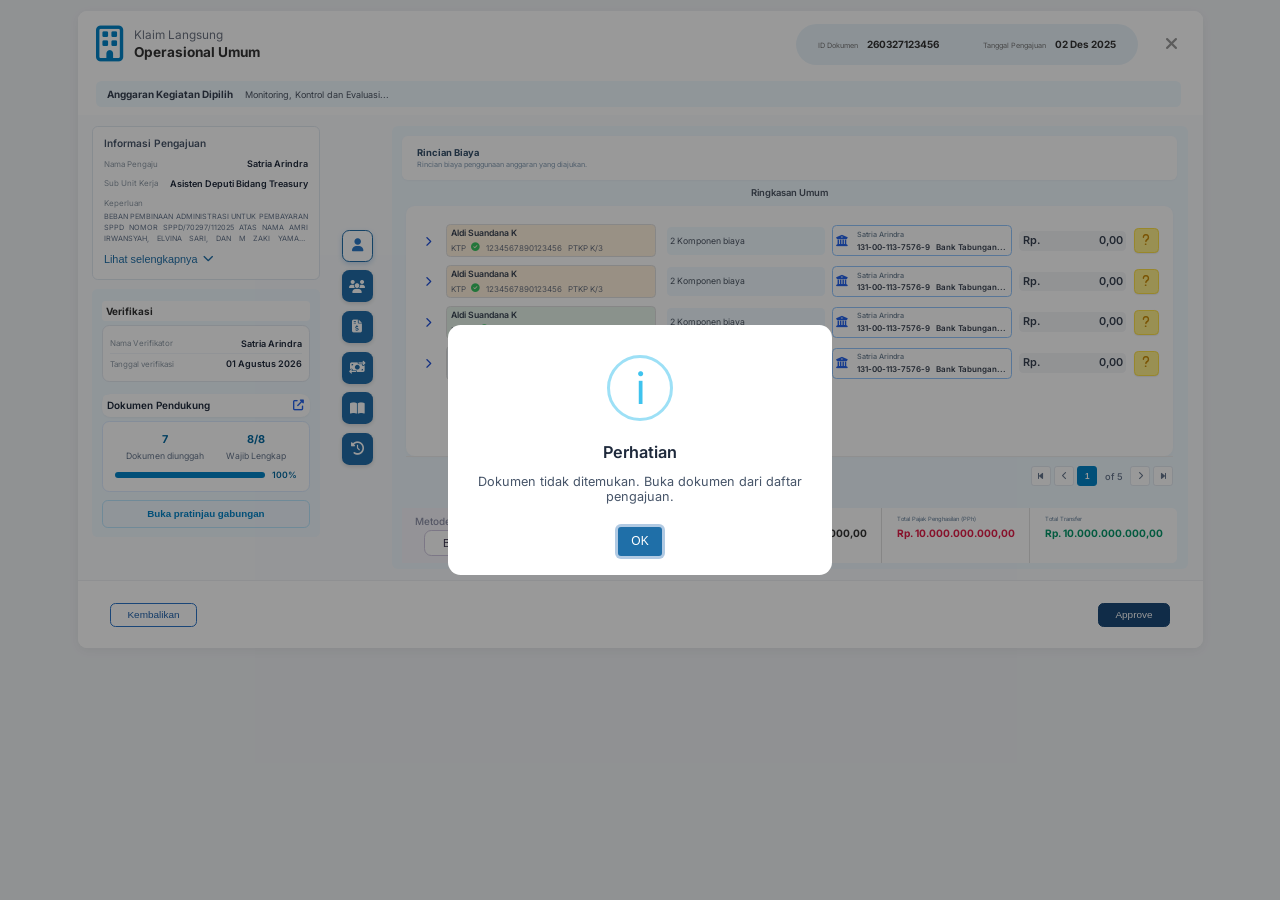
<file: pages/verifikasi/form-verifikasi.html>
<!DOCTYPE html>
<html lang="en">

<head>
    <meta charset="UTF-8">
    <meta name="viewport" content="width=device-width, initial-scale=1.0">
    <title>Form Verifikasi</title>
    <script src="../../js/skala-layar.js"></script>
    <link rel="stylesheet" href="https://cdnjs.cloudflare.com/ajax/libs/font-awesome/6.4.0/css/all.min.css">
    <link rel="stylesheet" href="../../css/style.css">
    <link rel="stylesheet" href="../../css/style-popup.css">
    <link rel="stylesheet" href="../../css/style-submit.css">
    <link rel="stylesheet" href="../../css/style-verifikasi.css">
    <link rel="stylesheet" href="../../css/app.css">
    <link rel="stylesheet" href="https://cdn.jsdelivr.net/npm/bootstrap-icons@1.11.3/font/bootstrap-icons.min.css">
</head>

<body class="form-page-body">

    <div id="toastNotification" class="toast hidden">
        <i class="fas fa-check-circle"></i> Berhasil disimpan
    </div>

    <div class="form-main-container">
        <header class="form-header">
            <div class="header-container">
                <i class="far fa-building icon-building"></i>
                <div class="header-left">
                    <div class="breadcrumb">Klaim Langsung</div>
                    <h2 id="header-title">Operasional Umum</h2>
                </div>
            </div>

            <div class="header-center align-end">
                <div class="info-pill">
                    <span class="label">ID Dokumen</span>
                    <span class="value">260327123456</span>
                </div>
                <div class="info-pill">
                    <span class="label">Tanggal Pengajuan</span>
                    <span class="value" id="doc-date" data-status="draft" data-date=""> 02 Des 2025</span>
                </div>
            </div>

            <div class="header-right">
                <div class="stepper" id="stepper-wrapper"></div>

                <button class="close-form-btn" onclick="window.location.href='../../index.html'">
                    <i class="fas fa-times"></i>
                </button>
            </div>
        </header>
        <div id="step-5-wrapper" class="step-content"
            style="display: flex; flex-direction: column; flex-grow: 1; overflow: hidden;">
            <div class="step2-info-bar">
                <div class="info-item">
                    <span class="info-label">Anggaran Kegiatan Dipilih</span>
                    <span class="info-value" id="info-kegiatan-terpilih-3">Monitoring, Kontrol dan Evaluasi...</span>
                </div>
            </div>

            <main class="step4-main-grid">
                <div class="s5-left-panel">
                    <div class="step3-summary-card s5-info-card">
                        <h4>Informasi Pengajuan</h4>

                        <div class="info-row-inline">
                            <span class="s5-info-label">Nama Pengaju</span>
                            <strong class="s5-info-value">Satria Arindra</strong>
                        </div>
                        <div class="info-row-inline">
                            <span class="s5-info-label">Sub Unit Kerja</span>
                            <strong class="s5-info-value">Asisten Deputi Bidang Treasury</strong>
                        </div>

                        <div class="info-row-stacked">
                            <span class="s5-info-label">Keperluan</span>
                            <p class="info-desc">
                                Beban pembinaan administrasi untuk pembayaran SPPD nomor SPPD/70297/112025 atas nama
                                Amri Irwansyah, Elvina Sari, dan M Zaki Yamani. Perihal: pemeriksaan kasus karyawan
                                Puskesmas Ladang Tuha dan koordinasi dengan Kemenag serta Baitul Mal Kabupaten Aceh
                                Selatan terkait program BPJS Ketenagakerjaan. Dokumen pendukung telah dikumpulkan dan
                                diverifikasi, termasuk bukti pembayaran dan SPPD yang sah. </p>
                        </div>
                    </div>

                    <div class="step3-summary-card s5-verifikasi-card">
                        <h4>Verifikasi</h4>

                        <div class="info-card">
                            <div class="info-row">
                                <span class="s5-info-label">Nama Verifikator</span>
                                <span class="s5-info-value">Satria Arindra</span>
                            </div>
                            <div class="info-row">
                                <span class="s5-info-label">Tanggal verifikasi</span>
                                <span class="s5-info-value">01 Agustus 2026</span>
                            </div>
                        </div>

                        <div class="doc-header-inline" onclick="openFilePreviewModal()" role="button"
                            title="Perbesar / Lihat Pop-up">
                            <h4>Dokumen Pendukung</h4>
                            <span class="pt-zoom">
                                <i class="fas fa-up-right-from-square"></i>
                            </span>
                        </div>

                        <div class="doc-summary-card">
                            <div class="summary-stats">
                                <div class="stat-item">
                                    <span class="stat-value">7</span>
                                    <span class="stat-label">Dokumen diunggah</span>
                                </div>
                                <div class="stat-item">
                                    <span class="stat-value">8/8</span>
                                    <span class="stat-label">Wajib Lengkap</span>
                                </div>
                            </div>

                            <div class="progress-wrapper">
                                <div class="progress-bar-fill" style="width: 100%;"></div>
                                <span class="progress-percent">100%</span>
                            </div>
                        </div>

                        <div class="doc-body-spacer"></div>

                        <footer class="doc-footer-action">
                            <button type="button" class="btn-preview-merged" onclick="openMergedPreview()">
                                Buka pratinjau gabungan
                            </button>
                        </footer>
                    </div>
                </div>

                <div class="s5-middle-panel">
                    <button class="s5-icon-btn active" onclick="switchs5Tab('ringkasan', this)" title="Ringkasan Umum">
                        <i class="fas fa-user"></i>
                    </button>
                    <button class="s5-icon-btn" onclick="switchs5Tab('grup', this)" title="Informasi Grup Pengajuan">
                        <i class="fas fa-users"></i>
                    </button>
                    <button class="s5-icon-btn" onclick="switchs5Tab('pajak', this)" title="Informasi Pajak">
                        <i class="fas fa-file-invoice-dollar"></i>
                    </button>
                    <button class="s5-icon-btn" onclick="switchs5Tab('pembayaran', this)" title="">
                        <i class="fas fa-money-bill-transfer"></i>
                    </button>
                    <button class="s5-icon-btn" onclick="switchs5Tab('jurnal', this)" title="">
                        <i class="fas fa-book-open"></i>
                    </button>
                    <button class="s5-icon-btn" onclick="switchs5Tab('catatan', this)" title="">
                        <i class="fas fa-clock-rotate-left"></i>
                    </button>
                </div>

                <div class="s5-right-panel">
                    <header class="s5-header">
                        <div class="header-info">
                            <h1>Rincian Biaya</h1>
                            <p>Rincian biaya penggunaan anggaran yang diajukan.</p>
                        </div>
                    </header>

                    <div class="s5-right-content" id="s5-content-ringkasan">
                        <h2 class="s5-section-title">Ringkasan Umum</h2>
                        <div class="s5-list-container">

                            <div class="s5-accordion-item">
                                <div class="s5-list-row" onclick="toggleRow(this)">
                                    <i class="fa-solid fa-chevron-right chevron-icon"></i>

                                    <div class="card person-card bg-orange" onclick="openModal(event)"
                                        style="cursor: pointer;">
                                        <div class="person-name">Aldi Suandana K</div>
                                        <div class="person-meta">
                                            <span class="tag">KTP</span>
                                            <i class="fa-solid fa-circle-check icon-verified"></i>
                                            <span class="id-number">1234567890123456</span>
                                            <span class="grade">PTKP K/3</span>
                                        </div>
                                    </div>

                                    <div class="card component-card">
                                        2 Komponen biaya
                                    </div>

                                    <div class="card bank-card">
                                        <div class="bank-icon-placeholder">
                                            <i class="fa-solid fa-building-columns"></i>
                                        </div>
                                        <div class="bank-info">
                                            <div class="bank-name">Satria Arindra</div>
                                            <div class="bank-acc">131-00-113-7576-9 <span class="acc-name"></span>Bank
                                                Tabungan...</div>
                                        </div>
                                    </div>

                                    <div class="card amount-card">
                                        <div class="amount-label">Total Biaya</div>
                                        <div class="amount-value">
                                            <span>Rp.</span>
                                            <span class="value-number">0,00</span>
                                        </div>
                                    </div>

                                    <div class="status-btn status-warning" data-status="warning"
                                        style="cursor: pointer;" onclick="handleStatusClick(event, this)">
                                        <i class="fa-solid fa-question"></i>
                                    </div>
                                </div>

                                <div class="accordion-content">
                                    <div class="detail-container">
                                        <div class="branch-icon">
                                            <i class="branch-connector"></i>
                                        </div>
                                        <div class="detail-table">
                                            <div class="detail-header">
                                                <div class="col-name">Komponen Biaya</div>
                                                <div class="col-nominalHome">Nominal Biaya</div>
                                                <div class="col-pph">Potongan PPh</div>
                                                <div class="col-transfer text-right">Nominal Transfer</div>
                                            </div>
                                            <div class="detail-row">
                                                <div class="col-name sub-card">Uang Saku Bukan Pegawai Tidak
                                                    Berkesinamb...</div>
                                                <div class="col-nominalHome">Rp. 1.000.000.000,00</div>
                                                <div class="col-pph"><span class="badge-pph">Rp. 0,00</span></div>
                                                <div class="col-transfer"><span class="badge-transfer">Rp. 0,00</span>
                                                </div>
                                            </div>
                                            <div class="detail-row">
                                                <div class="col-name sub-card">Bantuan Transportasi</div>
                                                <div class="col-nominalHome">Rp. 1.000.000.000,00</div>
                                                <div class="col-pph"><span class="badge-pph">Rp. 0,00</span></div>
                                                <div class="col-transfer"><span class="badge-transfer">Rp. 0,00</span>
                                                </div>
                                            </div>
                                        </div>
                                    </div>
                                </div>
                            </div>

                            <div class="s5-accordion-item">
                                <div class="s5-list-row" onclick="toggleRow(this)">
                                    <i class="fa-solid fa-chevron-right chevron-icon"></i>

                                    <div class="card person-card bg-orange" onclick="openModal(event)"
                                        style="cursor: pointer;">
                                        <div class="person-name">Aldi Suandana K</div>
                                        <div class="person-meta">
                                            <span class="tag">KTP</span>
                                            <i class="fa-solid fa-circle-check icon-verified"></i>
                                            <span class="id-number">1234567890123456</span>
                                            <span class="grade">PTKP K/3</span>
                                        </div>
                                    </div>

                                    <div class="card component-card">
                                        2 Komponen biaya
                                    </div>

                                    <div class="card bank-card">
                                        <div class="bank-icon-placeholder">
                                            <i class="fa-solid fa-building-columns"></i>
                                        </div>
                                        <div class="bank-info">
                                            <div class="bank-name">Satria Arindra</div>
                                            <div class="bank-acc">131-00-113-7576-9 <span class="acc-name"></span>Bank
                                                Tabungan...</div>
                                        </div>
                                    </div>

                                    <div class="card amount-card">
                                        <div class="amount-label">Total Biaya</div>
                                        <div class="amount-value">
                                            <span>Rp.</span>
                                            <span class="value-number">0,00</span>
                                        </div>
                                    </div>
                                    <div class="status-btn status-warning" data-status="warning"
                                        style="cursor: pointer;" onclick="handleStatusClick(event, this)">
                                        <i class="fa-solid fa-question"></i>
                                    </div>
                                </div>
                                <div class="accordion-content">
                                    <div class="detail-container">
                                        <div class="branch-icon">
                                            <i class="branch-connector"></i>
                                        </div>
                                        <div class="detail-table">
                                            <div class="detail-header">
                                                <div class="col-name">Komponen Biaya</div>
                                                <div class="col-nominalHome">Nominal Biaya</div>
                                                <div class="col-pph">Potongan PPh</div>
                                                <div class="col-transfer">Nominal Transfer</div>
                                            </div>
                                            <div class="detail-row">
                                                <div class="col-name sub-card">Komponen Biaya A</div>
                                                <div class="col-nominalHome">Rp. 500.000.000,00</div>
                                                <div class="col-pph"><span class="badge-pph">Rp. 0,00</span>
                                                </div>
                                                <div class="col-transfer"><span class="badge-transfer">Rp. 0,00</span>
                                                </div>
                                            </div>
                                        </div>
                                    </div>
                                </div>
                            </div>

                            <div class="s5-accordion-item">
                                <div class="s5-list-row" onclick="toggleRow(this)">
                                    <i class="fa-solid fa-chevron-right chevron-icon"></i>

                                    <div class="card person-card bg-green-light" onclick="openModal(event)"
                                        style="cursor: pointer;">
                                        <div class="person-name">Aldi Suandana K</div>
                                        <div class="person-meta">
                                            <span class="tag">NPWP</span>
                                            <i class="fa-solid fa-circle-check icon-verified"></i>
                                            <span class="id-number">12-34.39843.883023</span>
                                            <span class="grade">Grade 15</span>
                                        </div>
                                    </div>

                                    <div class="card component-card">
                                        2 Komponen biaya
                                    </div>

                                    <div class="card bank-card">
                                        <div class="bank-icon-placeholder">
                                            <i class="fa-solid fa-building-columns"></i>
                                        </div>
                                        <div class="bank-info">
                                            <div class="bank-name">Satria Arindra</div>
                                            <div class="bank-acc">131-00-113-7576-9 <span class="acc-name"></span>Bank
                                                Tabungan...</div>
                                        </div>
                                    </div>

                                    <div class="card amount-card">
                                        <div class="amount-label">Total Biaya</div>
                                        <div class="amount-value">
                                            <span>Rp.</span>
                                            <span class="value-number">0,00</span>
                                        </div>
                                    </div>

                                    <div class="status-btn status-warning" data-status="warning"
                                        style="cursor: pointer;" onclick="handleStatusClick(event, this)">
                                        <i class="fa-solid fa-question"></i>
                                    </div>
                                </div>

                                <div class="accordion-content">
                                    <div class="detail-container">
                                        <div class="branch-icon">
                                            <i class="branch-connector"></i>
                                        </div>
                                        <div class="detail-table">
                                            <div class="detail-header">
                                                <div class="col-name">Komponen Biaya</div>
                                                <div class="col-nominalHome">Nominal Biaya</div>
                                                <div class="col-pph">Potongan PPh</div>
                                                <div class="col-transfer">Nominal Transfer</div>
                                            </div>
                                            <div class="detail-row">
                                                <div class="col-name sub-card">Gaji Pokok / Honorarium</div>
                                                <div class="col-nominalHome">Rp. 50.000.000,00</div>
                                                <div class="col-pph"><span class="badge-pph">Rp. 0,00</span>
                                                </div>
                                                <div class="col-transfer"><span class="badge-transfer">Rp. 0,00</span>
                                                </div>
                                            </div>
                                        </div>
                                    </div>
                                </div>
                            </div>

                            <div class="s5-accordion-item">
                                <div class="s5-list-row" onclick="toggleRow(this)">
                                    <i class="fa-solid fa-chevron-right chevron-icon"></i>

                                    <div class="card person-card bg-gray" onclick="openModal(event, 'modalBadanUsaha')"
                                        style="cursor: pointer;">
                                        <div class="person-name">PT Toyota Motor Manufacturing Indonesia</div>
                                        <div class="person-meta">
                                            <span class="tag">NPWP</span>
                                            <i class="fa-solid fa-circle-check icon-verified"></i>
                                            <span class="id-number">12-34.39843.883023</span>
                                        </div>
                                    </div>

                                    <div class="card component-card">
                                        5 Invoice
                                    </div>

                                    <div class="card bank-card">
                                        <div class="bank-icon-placeholder">
                                            <i class="fa-solid fa-building-columns"></i>
                                        </div>
                                        <div class="bank-info">
                                            <div class="bank-name">Satria Arindra</div>
                                            <div class="bank-acc">131-00-113-7576-9 <span class="acc-name"></span>Bank
                                                Tabungan...</div>
                                        </div>
                                    </div>

                                    <div class="card amount-card">
                                        <div class="amount-label">Total Biaya</div>
                                        <div class="amount-value">
                                            <span>Rp.</span>
                                            <span class="value-number">0,00</span>
                                        </div>
                                    </div>
                                    <div class="status-btn status-warning" data-status="warning"
                                        style="cursor: pointer;" onclick="handleStatusClick(event, this)">
                                        <i class="fa-solid fa-question"></i>
                                    </div>
                                </div>
                                <div class="accordion-content">
                                    <div class="detail-container">
                                        <div class="branch-icon">
                                            <i class="branch-connector"></i>
                                        </div>
                                        <div class="detail-table">
                                            <div class="detail-header">
                                                <div class="col-name">Invoice List</div>
                                                <div class="col-nominalHome">Nominal Biaya</div>
                                                <div class="col-pph">Potongan PPh</div>
                                                <div class="col-transfer">Nominal Transfer</div>
                                            </div>
                                            <div class="detail-row">
                                                <div class="col-name sub-card">INV-2024-001</div>
                                                <div class="col-nominalHome">Rp. 200.000.000,00</div>
                                                <div class="col-pph"><span class="badge-pph">Rp. 0,00</span>
                                                </div>
                                                <div class="col-transfer"><span class="badge-transfer">Rp. 0,00</span>
                                                </div>
                                            </div>
                                        </div>
                                    </div>
                                </div>
                            </div>

                        </div>
                        <div class="panel-pagination">
                            <span class="total-rincian"></span>
                            <div class="pagination-controls mini-pagination">
                                <button class="page-btn"><i class="fas fa-step-backward"></i></button>
                                <button class="page-btn"><i class="fas fa-chevron-left"></i></button>
                                <button class="page-btn active-page">1</button>
                                <span class="page-text">of 5</span>
                                <button class="page-btn"><i class="fas fa-chevron-right"></i></button>
                                <button class="page-btn"><i class="fas fa-step-forward"></i></button>
                            </div>
                        </div>
                    </div>

                    <div class="s5-right-content" id="s5-content-pajak" style="display:none;">
                        <h2 class="s5-section-title">Potongan Pajak</h2>
                        <div class="s5-header-container">
                            <div class="table-header">
                                <div class="s5-header-left">Jenis Pajak</div>
                                <div class="s5-header-right">Total Potongan Pajak</div>
                            </div>
                        </div>
                        <div class="s5-list-container">
                            <div class="s5-list">

                                <div class="tax-accordion-wrapper">

                                    <div class="tax-item">
                                        <div class="tax-header-row" onclick="toggleAccordion(this)">
                                            <i class="fa-solid fa-chevron-right chevron-icon"></i>

                                            <div class="tax-main-card">
                                                <span class="tax-title">Pajak Penghasilan Pasal 21</span>
                                                <span class="tax-badge">3 Objek Pajak</span>
                                            </div>

                                            <div class="tax-total-card">
                                                <span class="total-title">Total Potongan</span>
                                                <span class="total-value">Rp. 10.000.000,00</span>
                                            </div>
                                        </div>

                                        <div class="tax-content-panel">
                                            <div class="tree-container">
                                                <div class="branch-icon">
                                                    <i class="branch-connector"></i>
                                                </div>

                                                <div class="objek-table">
                                                    <div class="grid-header">
                                                        <div class="col-name-head">Nama Objek Pajak</div>
                                                        <div class="col-dpp-head">Total DPP PPh</div>
                                                        <div class="col-potongan-head">Total Potongan PPh</div>
                                                    </div>

                                                    <div class="objek-item">
                                                        <div class="objek-row" onclick="toggleAccordion(this)">
                                                            <i class="fa-solid fa-chevron-right chevron-icon"></i>

                                                            <div class="objek-card">
                                                                Uang Saku Bukan Pegawai Tidak Berkesinambungan
                                                            </div>

                                                            <div class="badge-dpp">
                                                                <span>Rp.</span>
                                                                <span>0,00</span>
                                                            </div>

                                                            <div class="badge-potongan">
                                                                <span>Rp.</span>
                                                                <span>0,00</span>
                                                            </div>
                                                        </div>

                                                        <div class="pegawai-content-panel">
                                                            <div class="grid-header-pegawai">
                                                                <div class="col-name-head">Nama Pegawai / Pegawai
                                                                    Eksternal / Rekanan</div>
                                                                <div class="col-dpp-head">DPP PPh</div>
                                                                <div class="col-potongan-head">Potongan PPh</div>
                                                            </div>

                                                            <div class="pegawai-row">
                                                                <div class="branch-icon">
                                                                    <i class="branch-connector"></i>
                                                                </div>
                                                                <div class="pegawai-card">Aldi Suandana K</div>
                                                                <div class="badge-dpp"><span>Rp.</span><span>0,00</span>
                                                                </div>
                                                                <div class="badge-potongan">
                                                                    <span>Rp.</span><span>0,00</span>
                                                                </div>
                                                            </div>

                                                            <div class="pegawai-row">
                                                                <div class="branch-icon"></div>
                                                                <div class="pegawai-card">Aldi Suandana K</div>
                                                                <div class="badge-dpp"><span>Rp.</span><span>0,00</span>
                                                                </div>
                                                                <div class="badge-potongan">
                                                                    <span>Rp.</span><span>0,00</span>
                                                                </div>
                                                            </div>

                                                            <div class="pegawai-row">
                                                                <div class="branch-icon"></div>
                                                                <div class="pegawai-card">Aldi Suandana K</div>
                                                                <div class="badge-dpp"><span>Rp.</span><span>0,00</span>
                                                                </div>
                                                                <div class="badge-potongan">
                                                                    <span>Rp.</span><span>0,00</span>
                                                                </div>
                                                            </div>
                                                        </div>
                                                    </div>
                                                </div>
                                            </div>
                                        </div>
                                    </div>

                                </div>

                                <div class="tax-accordion-wrapper">

                                    <div class="tax-item">
                                        <div class="tax-header-row" onclick="toggleAccordion(this)">
                                            <i class="fa-solid fa-chevron-right chevron-icon"></i>

                                            <div class="tax-main-card">
                                                <span class="tax-title">Pajak Penghasilan Pasal 21</span>
                                                <span class="tax-badge">3 Objek Pajak</span>
                                            </div>

                                            <div class="tax-total-card">
                                                <span class="total-title">Total Potongan</span>
                                                <span class="total-value">Rp. 10.000.000,00</span>
                                            </div>
                                        </div>

                                        <div class="tax-content-panel">
                                            <div class="tree-container">
                                                <div class="branch-icon">
                                                    <i class="branch-connector"></i>
                                                </div>

                                                <div class="objek-table">
                                                    <div class="grid-header">
                                                        <div class="col-name-head">Nama Objek Pajak</div>
                                                        <div class="col-dpp-head">Total DPP PPh</div>
                                                        <div class="col-potongan-head">Total Potongan PPh</div>
                                                    </div>

                                                    <div class="objek-item">
                                                        <div class="objek-row" onclick="toggleAccordion(this)">
                                                            <i class="fa-solid fa-chevron-right chevron-icon"></i>

                                                            <div class="objek-card">
                                                                Uang Saku Bukan Pegawai Tidak Berkesinambungan
                                                            </div>

                                                            <div class="badge-dpp">
                                                                <span>Rp.</span>
                                                                <span>0,00</span>
                                                            </div>

                                                            <div class="badge-potongan">
                                                                <span>Rp.</span>
                                                                <span>0,00</span>
                                                            </div>
                                                        </div>

                                                        <div class="pegawai-content-panel">
                                                            <div class="grid-header-pegawai">
                                                                <div class="col-name-head">Nama Pegawai / Pegawai
                                                                    Eksternal / Rekanan</div>
                                                                <div class="col-dpp-head">DPP PPh</div>
                                                                <div class="col-potongan-head">Potongan PPh</div>
                                                            </div>

                                                            <div class="pegawai-row">
                                                                <div class="branch-icon">
                                                                    <i class="branch-connector"></i>
                                                                </div>
                                                                <div class="pegawai-card">Aldi Suandana K</div>
                                                                <div class="badge-dpp"><span>Rp.</span><span>0,00</span>
                                                                </div>
                                                                <div class="badge-potongan">
                                                                    <span>Rp.</span><span>0,00</span>
                                                                </div>
                                                            </div>

                                                            <div class="pegawai-row">
                                                                <div class="branch-icon"></div>
                                                                <div class="pegawai-card">Aldi Suandana K</div>
                                                                <div class="badge-dpp"><span>Rp.</span><span>0,00</span>
                                                                </div>
                                                                <div class="badge-potongan">
                                                                    <span>Rp.</span><span>0,00</span>
                                                                </div>
                                                            </div>

                                                            <div class="pegawai-row">
                                                                <div class="branch-icon"></div>
                                                                <div class="pegawai-card">Aldi Suandana K</div>
                                                                <div class="badge-dpp"><span>Rp.</span><span>0,00</span>
                                                                </div>
                                                                <div class="badge-potongan">
                                                                    <span>Rp.</span><span>0,00</span>
                                                                </div>
                                                            </div>
                                                        </div>
                                                    </div>
                                                </div>
                                            </div>
                                        </div>
                                    </div>

                                </div>

                                <div class="tax-accordion-wrapper">

                                    <div class="tax-item">
                                        <div class="tax-header-row" onclick="toggleAccordion(this)">
                                            <i class="fa-solid fa-chevron-right chevron-icon"></i>

                                            <div class="tax-main-card">
                                                <span class="tax-title">Pajak Penghasilan Pasal 21</span>
                                                <span class="tax-badge">3 Objek Pajak</span>
                                            </div>

                                            <div class="tax-total-card">
                                                <span class="total-title">Total Potongan</span>
                                                <span class="total-value">Rp. 10.000.000,00</span>
                                            </div>
                                        </div>

                                        <div class="tax-content-panel">
                                            <div class="tree-container">
                                                <div class="branch-icon">
                                                    <i class="branch-connector"></i>
                                                </div>

                                                <div class="objek-table">
                                                    <div class="grid-header">
                                                        <div class="col-name-head">Nama Objek Pajak</div>
                                                        <div class="col-dpp-head">Total DPP PPh</div>
                                                        <div class="col-potongan-head">Total Potongan PPh</div>
                                                    </div>

                                                    <div class="objek-item">
                                                        <div class="objek-row" onclick="toggleAccordion(this)">
                                                            <i class="fa-solid fa-chevron-right chevron-icon"></i>

                                                            <div class="objek-card">
                                                                Uang Saku Bukan Pegawai Tidak Berkesinambungan
                                                            </div>

                                                            <div class="badge-dpp">
                                                                <span>Rp.</span>
                                                                <span>0,00</span>
                                                            </div>

                                                            <div class="badge-potongan">
                                                                <span>Rp.</span>
                                                                <span>0,00</span>
                                                            </div>
                                                        </div>

                                                        <div class="pegawai-content-panel">
                                                            <div class="grid-header-pegawai">
                                                                <div class="col-name-head">Nama Pegawai / Pegawai
                                                                    Eksternal / Rekanan</div>
                                                                <div class="col-dpp-head">DPP PPh</div>
                                                                <div class="col-potongan-head">Potongan PPh</div>
                                                            </div>

                                                            <div class="pegawai-row">
                                                                <div class="branch-icon">
                                                                    <i class="branch-connector"></i>
                                                                </div>
                                                                <div class="pegawai-card">Aldi Suandana K</div>
                                                                <div class="badge-dpp"><span>Rp.</span><span>0,00</span>
                                                                </div>
                                                                <div class="badge-potongan">
                                                                    <span>Rp.</span><span>0,00</span>
                                                                </div>
                                                            </div>

                                                            <div class="pegawai-row">
                                                                <div class="branch-icon"></div>
                                                                <div class="pegawai-card">Aldi Suandana K</div>
                                                                <div class="badge-dpp"><span>Rp.</span><span>0,00</span>
                                                                </div>
                                                                <div class="badge-potongan">
                                                                    <span>Rp.</span><span>0,00</span>
                                                                </div>
                                                            </div>

                                                            <div class="pegawai-row">
                                                                <div class="branch-icon"></div>
                                                                <div class="pegawai-card">Aldi Suandana K</div>
                                                                <div class="badge-dpp"><span>Rp.</span><span>0,00</span>
                                                                </div>
                                                                <div class="badge-potongan">
                                                                    <span>Rp.</span><span>0,00</span>
                                                                </div>
                                                            </div>
                                                        </div>
                                                    </div>
                                                </div>
                                            </div>
                                        </div>
                                    </div>

                                </div>

                                <div class="tax-accordion-wrapper">
                                    <div class="tax-item">
                                        <div class="tax-header-row" onclick="toggleAccordion(this)">
                                            <i class="fa-solid fa-chevron-right chevron-icon"></i>

                                            <div class="tax-main-card">
                                                <span class="tax-title">Pajak Penghasilan Pasal 21</span>
                                                <span class="tax-badge">3 Objek Pajak</span>
                                            </div>

                                            <div class="tax-total-card">
                                                <span class="total-title">Total Potongan</span>
                                                <span class="total-value">Rp. 10.000.000,00</span>
                                            </div>
                                        </div>

                                        <div class="tax-content-panel">
                                            <div class="tree-container">
                                                <div class="branch-icon">
                                                    <i class="branch-connector"></i>
                                                </div>

                                                <div class="objek-table">
                                                    <div class="grid-header">
                                                        <div class="col-name-head">Nama Objek Pajak</div>
                                                        <div class="col-dpp-head">Total DPP PPh</div>
                                                        <div class="col-potongan-head">Total Potongan PPh</div>
                                                    </div>

                                                    <div class="objek-item">
                                                        <div class="objek-row" onclick="toggleAccordion(this)">
                                                            <i class="fa-solid fa-chevron-right chevron-icon"></i>

                                                            <div class="objek-card">
                                                                Uang Saku Bukan Pegawai Tidak Berkesinambungan
                                                            </div>

                                                            <div class="badge-dpp">
                                                                <span>Rp.</span>
                                                                <span>0,00</span>
                                                            </div>

                                                            <div class="badge-potongan">
                                                                <span>Rp.</span>
                                                                <span>0,00</span>
                                                            </div>
                                                        </div>

                                                        <div class="pegawai-content-panel">
                                                            <div class="grid-header-pegawai">
                                                                <div class="col-name-head">Nama Pegawai / Pegawai
                                                                    Eksternal / Rekanan</div>
                                                                <div class="col-dpp-head">DPP PPh</div>
                                                                <div class="col-potongan-head">Potongan PPh</div>
                                                            </div>

                                                            <div class="pegawai-row">
                                                                <div class="branch-icon">
                                                                    <i class="branch-connector"></i>
                                                                </div>
                                                                <div class="pegawai-card">Aldi Suandana K</div>
                                                                <div class="badge-dpp"><span>Rp.</span><span>0,00</span>
                                                                </div>
                                                                <div class="badge-potongan">
                                                                    <span>Rp.</span><span>0,00</span>
                                                                </div>
                                                            </div>

                                                            <div class="pegawai-row">
                                                                <div class="branch-icon"></div>
                                                                <div class="pegawai-card">Aldi Suandana K</div>
                                                                <div class="badge-dpp"><span>Rp.</span><span>0,00</span>
                                                                </div>
                                                                <div class="badge-potongan">
                                                                    <span>Rp.</span><span>0,00</span>
                                                                </div>
                                                            </div>

                                                            <div class="pegawai-row">
                                                                <div class="branch-icon"></div>
                                                                <div class="pegawai-card">Aldi Suandana K</div>
                                                                <div class="badge-dpp"><span>Rp.</span><span>0,00</span>
                                                                </div>
                                                                <div class="badge-potongan">
                                                                    <span>Rp.</span><span>0,00</span>
                                                                </div>
                                                            </div>
                                                        </div>
                                                    </div>
                                                </div>
                                            </div>
                                        </div>
                                    </div>

                                </div>

                            </div>
                        </div>
                    </div>

                    <div class="s5-right-content" id="s5-content-pembayaran" style="display:none;">
                        <h2 class="s5-section-title">Tujuan dan Status Pembayaran</h2>
                        <div class="s5-header-container">
                            <div class="table-header">
                                <div class="col-target">Tujuan Pembayaran</div>
                                <div class="col-nominal">Nominal Transfer</div>
                                <div class="col-status">Status Transfer</div>
                                <div class="col-code">Kode Transfer</div>
                            </div>
                        </div>
                        <div class="s5-list-container">
                            <div class="s5-list">
                                <div class="s5-accordion-item">
                                    <div class="s5-list-row" onclick="toggleRow(this)">
                                        <i class="fa-solid fa-chevron-right chevron-icon"></i>


                                        <div class="main-card">
                                            <div class="bank-info-2">
                                                <div class="bank-logo">
                                                    <svg width="28" height="28" viewBox="0 0 32 32" fill="none">
                                                        <path d="M4 11C10 7, 22 7, 28 11" stroke="#004680"
                                                            stroke-width="4" stroke-linecap="round" />
                                                        <path d="M4 16C10 12, 22 12, 28 16" stroke="#cfa028"
                                                            stroke-width="4" stroke-linecap="round" />
                                                        <path d="M4 21C10 17, 22 17, 28 21" stroke="#004680"
                                                            stroke-width="4" stroke-linecap="round" />
                                                    </svg>
                                                </div>
                                                <div class="bank-details">
                                                    <span class="bank-name">Bank Tabungan Negara Unit Syariah</span>
                                                    <div class="account-row">
                                                        <span class="account-number">131-00-113-7576-9</span>
                                                        <i class="fa-solid fa-circle-check icon-verified"></i>
                                                    </div>
                                                    <span class="account-holder">Satria Arindra</span>
                                                </div>
                                            </div>

                                            <div class="recipient-tag">2 Pegawai Internal, 1 Rekanan</div>

                                            <div class="nominal-box">
                                                <span>Rp.</span>
                                                <span>0,00</span>
                                            </div>
                                        </div>

                                        <div class="status-card">
                                            <div class="status-badge status-pending">Belum Proses</div>
                                            <div class="code-box">xxxxxx</div>
                                        </div>
                                    </div>
                                    <div class="accordion-content">
                                        <div class="detail-container">
                                            <div class="branch-icon">
                                                <i class="branch-connector"></i>
                                            </div>
                                            <div class="detail-tableTujuan">
                                                <div class="detail-header">
                                                    <div class="col-name">Nama Pegawai/Pegawai Eksternal/Rekanan</div>
                                                    <div class="col-nominalHome">Total Biaya</div>
                                                    <div class="col-pph">Total Potongan</div>
                                                    <div class="col-transfer text-right">Total Transfer</div>
                                                </div>
                                                <div class="detail-row row-pegawai">
                                                    <div class="col-name sub-card">Aldi Suadaana K</div>
                                                    <div class="col-nominalHome">Rp. 1.000.000.000,00</div>
                                                    <div class="col-pph"><span class="badge-pph">Rp. 0,00</span></div>
                                                    <div class="col-transfer"><span class="badge-transfer">Rp.
                                                            0,00</span></div>
                                                </div>
                                                <div class="detail-row row-rekanan">
                                                    <div class="col-name sub-card">PT Toyota Manufracturing Indonesia
                                                    </div>
                                                    <div class="col-nominalHome">Rp. 1.000.000.000,00</div>
                                                    <div class="col-pph"><span class="badge-pph">Rp. 0,00</span></div>
                                                    <div class="col-transfer"><span class="badge-transfer">Rp.
                                                            0,00</span></div>
                                                </div>
                                            </div>
                                        </div>
                                    </div>
                                </div>
                                <div class="s5-accordion-item">
                                    <div class="s5-list-row" onclick="toggleRow(this)">
                                        <i class="fa-solid fa-chevron-right chevron-icon"></i>


                                        <div class="main-card">
                                            <div class="bank-info-2">
                                                <div class="bank-logo">
                                                    <svg width="28" height="28" viewBox="0 0 32 32" fill="none">
                                                        <path d="M4 11C10 7, 22 7, 28 11" stroke="#004680"
                                                            stroke-width="4" stroke-linecap="round" />
                                                        <path d="M4 16C10 12, 22 12, 28 16" stroke="#cfa028"
                                                            stroke-width="4" stroke-linecap="round" />
                                                        <path d="M4 21C10 17, 22 17, 28 21" stroke="#004680"
                                                            stroke-width="4" stroke-linecap="round" />
                                                    </svg>
                                                </div>
                                                <div class="bank-details">
                                                    <span class="bank-name">Bank Tabungan Negara Unit Syariah</span>
                                                    <div class="account-row">
                                                        <span class="account-number">131-00-113-7576-9</span>
                                                        <i class="fa-solid fa-circle-check icon-verified"></i>
                                                    </div>
                                                    <span class="account-holder">Satria Arindra</span>
                                                </div>
                                            </div>

                                            <div class="recipient-tag">2 Pegawai Internal, 1 Rekanan</div>

                                            <div class="nominal-box">
                                                <span>Rp.</span>
                                                <span>0,00</span>
                                            </div>
                                        </div>

                                        <div class="status-card">
                                            <div class="status-badge status-success">Sukses</div>
                                            <div class="code-box">xxxxxx</div>
                                        </div>
                                    </div>
                                    <div class="accordion-content">
                                        <div class="detail-container">
                                            <div class="branch-icon">
                                                <i class="branch-connector"></i>
                                            </div>
                                            <div class="detail-tableTujuan">
                                                <div class="detail-header">
                                                    <div class="col-name">Nama Pegawai/Pegawai Eksternal/Rekanan</div>
                                                    <div class="col-nominalHome">Total Biaya</div>
                                                    <div class="col-pph">Total Potongan</div>
                                                    <div class="col-transfer text-right">Total Transfer</div>
                                                </div>
                                                <div class="detail-row row-pegawai">
                                                    <div class="col-name sub-card">Aldi Suadaana K</div>
                                                    <div class="col-nominalHome">Rp. 1.000.000.000,00</div>
                                                    <div class="col-pph"><span class="badge-pph">Rp. 0,00</span></div>
                                                    <div class="col-transfer"><span class="badge-transfer">Rp.
                                                            0,00</span></div>
                                                </div>
                                                <div class="detail-row row-rekanan">
                                                    <div class="col-name sub-card">PT Toyota Manufracturing Indonesia
                                                    </div>
                                                    <div class="col-nominalHome">Rp. 1.000.000.000,00</div>
                                                    <div class="col-pph"><span class="badge-pph">Rp. 0,00</span></div>
                                                    <div class="col-transfer"><span class="badge-transfer">Rp.
                                                            0,00</span></div>
                                                </div>
                                            </div>
                                        </div>
                                    </div>
                                </div>
                                <div class="s5-accordion-item">
                                    <div class="s5-list-row" onclick="toggleRow(this)">
                                        <i class="fa-solid fa-chevron-right chevron-icon"></i>


                                        <div class="main-card">
                                            <div class="bank-info-2">
                                                <div class="bank-logo">
                                                    <svg width="28" height="28" viewBox="0 0 32 32" fill="none">
                                                        <path d="M4 11C10 7, 22 7, 28 11" stroke="#004680"
                                                            stroke-width="4" stroke-linecap="round" />
                                                        <path d="M4 16C10 12, 22 12, 28 16" stroke="#cfa028"
                                                            stroke-width="4" stroke-linecap="round" />
                                                        <path d="M4 21C10 17, 22 17, 28 21" stroke="#004680"
                                                            stroke-width="4" stroke-linecap="round" />
                                                    </svg>
                                                </div>
                                                <div class="bank-details">
                                                    <span class="bank-name">Bank Tabungan Negara Unit Syariah</span>
                                                    <div class="account-row">
                                                        <span class="account-number">131-00-113-7576-9</span>
                                                        <i class="fa-solid fa-circle-check icon-verified"></i>
                                                    </div>
                                                    <span class="account-holder">Satria Arindra</span>
                                                </div>
                                            </div>

                                            <div class="recipient-tag">2 Pegawai Internal, 1 Rekanan</div>

                                            <div class="nominal-box">
                                                <span>Rp.</span>
                                                <span>0,00</span>
                                            </div>
                                        </div>

                                        <div class="status-card">
                                            <div class="status-badge status-pending">Belum Proses</div>
                                            <div class="code-box">xxxxxx</div>
                                        </div>
                                    </div>
                                    <div class="accordion-content">
                                        <div class="detail-container">
                                            <div class="branch-icon">
                                                <i class="branch-connector"></i>
                                            </div>
                                            <div class="detail-tableTujuan">
                                                <div class="detail-header">
                                                    <div class="col-name">Nama Pegawai/Pegawai Eksternal/Rekanan</div>
                                                    <div class="col-nominalHome">Total Biaya</div>
                                                    <div class="col-pph">Total Potongan</div>
                                                    <div class="col-transfer text-right">Total Transfer</div>
                                                </div>
                                                <div class="detail-row row-pegawai">
                                                    <div class="col-name sub-card">Aldi Suadaana K</div>
                                                    <div class="col-nominalHome">Rp. 1.000.000.000,00</div>
                                                    <div class="col-pph"><span class="badge-pph">Rp. 0,00</span></div>
                                                    <div class="col-transfer"><span class="badge-transfer">Rp.
                                                            0,00</span></div>
                                                </div>
                                                <div class="detail-row row-rekanan">
                                                    <div class="col-name sub-card">PT Toyota Manufracturing Indonesia
                                                    </div>
                                                    <div class="col-nominalHome">Rp. 1.000.000.000,00</div>
                                                    <div class="col-pph"><span class="badge-pph">Rp. 0,00</span></div>
                                                    <div class="col-transfer"><span class="badge-transfer">Rp.
                                                            0,00</span></div>
                                                </div>
                                            </div>
                                        </div>
                                    </div>
                                </div>
                                <div class="s5-accordion-item">
                                    <div class="s5-list-row" onclick="toggleRow(this)">
                                        <i class="fa-solid fa-chevron-right chevron-icon"></i>


                                        <div class="main-card">
                                            <div class="bank-info-2">
                                                <div class="bank-logo">
                                                    <svg width="28" height="28" viewBox="0 0 32 32" fill="none">
                                                        <path d="M4 11C10 7, 22 7, 28 11" stroke="#004680"
                                                            stroke-width="4" stroke-linecap="round" />
                                                        <path d="M4 16C10 12, 22 12, 28 16" stroke="#cfa028"
                                                            stroke-width="4" stroke-linecap="round" />
                                                        <path d="M4 21C10 17, 22 17, 28 21" stroke="#004680"
                                                            stroke-width="4" stroke-linecap="round" />
                                                    </svg>
                                                </div>
                                                <div class="bank-details">
                                                    <span class="bank-name">Bank Tabungan Negara Unit Syariah</span>
                                                    <div class="account-row">
                                                        <span class="account-number">131-00-113-7576-9</span>
                                                        <i class="fa-solid fa-circle-check icon-verified"></i>
                                                    </div>
                                                    <span class="account-holder">Satria Arindra</span>
                                                </div>
                                            </div>

                                            <div class="recipient-tag">2 Pegawai Internal, 1 Rekanan</div>

                                            <div class="nominal-box">
                                                <span>Rp.</span>
                                                <span>0,00</span>
                                            </div>
                                        </div>

                                        <div class="status-card">
                                            <div class="status-badge status-processing">Dalam proses</div>
                                            <div class="code-box">xxxxxx</div>
                                        </div>
                                    </div>
                                    <div class="accordion-content">
                                        <div class="detail-container">
                                            <div class="branch-icon">
                                                <i class="branch-connector"></i>
                                            </div>
                                            <div class="detail-tableTujuan">
                                                <div class="detail-header">
                                                    <div class="col-name">Nama Pegawai/Pegawai Eksternal/Rekanan</div>
                                                    <div class="col-nominalHome">Total Biaya</div>
                                                    <div class="col-pph">Total Potongan</div>
                                                    <div class="col-transfer text-right">Total Transfer</div>
                                                </div>
                                                <div class="detail-row row-pegawai">
                                                    <div class="col-name sub-card">Aldi Suadaana K</div>
                                                    <div class="col-nominalHome">Rp. 1.000.000.000,00</div>
                                                    <div class="col-pph"><span class="badge-pph">Rp. 0,00</span></div>
                                                    <div class="col-transfer"><span class="badge-transfer">Rp.
                                                            0,00</span></div>
                                                </div>
                                                <div class="detail-row row-rekanan">
                                                    <div class="col-name sub-card">PT Toyota Manufracturing Indonesia
                                                    </div>
                                                    <div class="col-nominalHome">Rp. 1.000.000.000,00</div>
                                                    <div class="col-pph"><span class="badge-pph">Rp. 0,00</span></div>
                                                    <div class="col-transfer"><span class="badge-transfer">Rp.
                                                            0,00</span></div>
                                                </div>
                                            </div>
                                        </div>
                                    </div>
                                </div>
                                <div class="s5-accordion-item">
                                    <div class="s5-list-row" onclick="toggleRow(this)">
                                        <i class="fa-solid fa-chevron-right chevron-icon"></i>


                                        <div class="main-card">
                                            <div class="bank-info-2">
                                                <div class="bank-logo">
                                                    <svg width="28" height="28" viewBox="0 0 32 32" fill="none">
                                                        <path d="M4 11C10 7, 22 7, 28 11" stroke="#004680"
                                                            stroke-width="4" stroke-linecap="round" />
                                                        <path d="M4 16C10 12, 22 12, 28 16" stroke="#cfa028"
                                                            stroke-width="4" stroke-linecap="round" />
                                                        <path d="M4 21C10 17, 22 17, 28 21" stroke="#004680"
                                                            stroke-width="4" stroke-linecap="round" />
                                                    </svg>
                                                </div>
                                                <div class="bank-details">
                                                    <span class="bank-name">Bank Tabungan Negara Unit Syariah</span>
                                                    <div class="account-row">
                                                        <span class="account-number">131-00-113-7576-9</span>
                                                        <i class="fa-solid fa-circle-check icon-verified"></i>
                                                    </div>
                                                    <span class="account-holder">Satria Arindra</span>
                                                </div>
                                            </div>

                                            <div class="recipient-tag">2 Pegawai Internal, 1 Rekanan</div>

                                            <div class="nominal-box">
                                                <span>Rp.</span>
                                                <span>0,00</span>
                                            </div>
                                        </div>

                                        <div class="status-card">
                                            <div class="status-badge status-processing">Dalam Proses</div>
                                            <div class="code-box">xxxxxx</div>
                                        </div>
                                    </div>
                                    <div class="accordion-content">
                                        <div class="detail-container">
                                            <div class="branch-icon">
                                                <i class="branch-connector"></i>
                                            </div>
                                            <div class="detail-tableTujuan">
                                                <div class="detail-header">
                                                    <div class="col-name">Nama Pegawai/Pegawai Eksternal/Rekanan</div>
                                                    <div class="col-nominalHome">Total Biaya</div>
                                                    <div class="col-pph">Total Potongan</div>
                                                    <div class="col-transfer text-right">Total Transfer</div>
                                                </div>
                                                <div class="detail-row row-pegawai">
                                                    <div class="col-name sub-card">Aldi Suadaana K</div>
                                                    <div class="col-nominalHome">Rp. 1.000.000.000,00</div>
                                                    <div class="col-pph"><span class="badge-pph">Rp. 0,00</span></div>
                                                    <div class="col-transfer"><span class="badge-transfer">Rp.
                                                            0,00</span></div>
                                                </div>
                                                <div class="detail-row row-rekanan">
                                                    <div class="col-name sub-card">PT Toyota Manufracturing Indonesia
                                                    </div>
                                                    <div class="col-nominalHome">Rp. 1.000.000.000,00</div>
                                                    <div class="col-pph"><span class="badge-pph">Rp. 0,00</span></div>
                                                    <div class="col-transfer"><span class="badge-transfer">Rp.
                                                            0,00</span></div>
                                                </div>
                                            </div>
                                        </div>
                                    </div>
                                </div>

                            </div>

                        </div>
                    </div>

                    <div class="s5-right-content" id="s5-content-jurnal" style="display:none;">
                        <h2 class="s5-section-title">Jurnal Voucher</h2>
                        <div class="s5-list-container">

                            <div class="stepper-container">
                                <div class="step-line-container">
                                    <div class="step-line"></div>
                                    <div class="step-line"></div>
                                    <div class="step-line"></div>
                                    <div class="step-line active-blue"></div>
                                </div>

                                <div class="step-item">
                                    <div class="step-node node-gray"></div>
                                    <div class="step-info">
                                        <span class="step-date">1 Jan 2025</span>
                                        <span class="step-title">BYMHD</span>
                                        <span class="step-status status-gray">Normal · Dibalik</span>
                                    </div>
                                </div>

                                <div class="step-item">
                                    <div class="step-node node-green"></div>
                                    <div class="step-info">
                                        <span class="step-date">1 Jan 2025</span>
                                        <span class="step-title">BYMHD</span>
                                        <span class="step-status status-green">Reversal · Terposting</span>
                                    </div>
                                </div>

                                <div class="step-item">
                                    <div class="step-node node-pink"></div>
                                    <div class="step-info">
                                        <span class="step-date">1 Jan 2025</span>
                                        <span class="step-title">Pembayaran</span>
                                        <span class="step-status status-pink">Normal · Dibatalkan</span>
                                    </div>
                                </div>

                                <div class="step-item">
                                    <div class="step-node node-green"></div>
                                    <div class="step-info">
                                        <span class="step-date">1 Jan 2025</span>
                                        <span class="step-title">Pembayaran</span>
                                        <span class="step-status status-green">Reversal · Terposting</span>
                                    </div>
                                </div>

                                <div class="step-item">
                                    <div class="step-node node-blue"></div>
                                    <div class="step-info">
                                        <span class="step-date active">1 Jan 2025</span>
                                        <span class="step-title active">Pembayaran Ulang</span>
                                        <span class="step-status status-blue">Normal · Terposting</span>
                                    </div>
                                </div>
                            </div>

                            <div class="detail-card">
                                <div class="card-header">
                                    <h2 class="card-title">Detail Jurnal — Pembayaran Ulang</h2>
                                    <p class="card-subtitle">VJ-260327-005 · 21 Des 2026 · Normal · Terposting · 3 baris
                                    </p>
                                </div>

                                <table class="journal-table">
                                    <thead>
                                        <tr>
                                            <th style="width: 3.125rem; text-align: center;">No.</th>
                                            <th>Kode Akun</th>
                                            <th>Nama Akun</th>
                                            <th class="text-right" style="width: 9.375rem;">Debit</th>
                                            <th class="text-right" style="width: 9.375rem;">Kredit</th>
                                        </tr>
                                    </thead>
                                    <tbody>
                                        <tr>
                                            <td style="text-align: center;">1</td>
                                            <td>1-1100</td>
                                            <td>Kas & Setara Kas</td>
                                            <td class="text-right">Rp 25.000.000</td>
                                            <td class="text-right dash-symbol">—</td>
                                        </tr>
                                        <tr>
                                            <td style="text-align: center;">2</td>
                                            <td>5-2100</td>
                                            <td>Beban Perjalanan Dinas</td>
                                            <td class="text-right dash-symbol">—</td>
                                            <td class="text-right">Rp 22.500.000</td>
                                        </tr>
                                        <tr>
                                            <td style="text-align: center;">3</td>
                                            <td>2-1300</td>
                                            <td>Hutang PPh 21</td>
                                            <td class="text-right dash-symbol">—</td>
                                            <td class="text-right">Rp 2.500.000</td>
                                        </tr>
                                    </tbody>
                                </table>

                                <div class="table-footer">
                                    <span class="total-title">Total</span>
                                    <div class="total-amounts">
                                        <span class="total-val" style="margin-right: 3.125rem;">Rp 25.000.000</span>
                                        <span class="total-val">Rp 25.000.000</span>
                                    </div>
                                </div>
                            </div>
                        </div>
                    </div>

                    <div class="s5-right-content" id="s5-content-catatan" style="display:none;">
                        <h2 class="s5-section-title">Aktifitas dan Catatan</h2>


                        <div class="main-container">
                            <div class="s5-list-container">
                                <div class="sidebar">
                                    <div class="sidebar-title">Alur Persetujuan</div>

                                    <div class="flow-wrapper">
                                        <div class="flow-list">

                                            <div class="flow-item active">
                                                <div class="flow-item-left">
                                                    <span class="dot dot-blue"></span>
                                                    <div class="flow-text">
                                                        <span class="flow-title">Pembuat</span>
                                                        <span class="flow-subtitle sub-blue">Sedang diperbaiki -
                                                            Aktif</span>
                                                    </div>
                                                </div>
                                                <span class="flow-number">1</span>
                                            </div>

                                            <div class="flow-item">
                                                <div class="flow-item-left">
                                                    <span class="dot dot-green"></span>
                                                    <div class="flow-text">
                                                        <span class="flow-title">Asisten Deputi Unit Kerja</span>
                                                        <span class="flow-subtitle sub-green">Disetujui</span>
                                                    </div>
                                                </div>
                                                <span class="flow-number">2</span>
                                            </div>

                                            <div class="flow-item">
                                                <div class="flow-item-left">
                                                    <span class="dot dot-orange"></span>
                                                    <div class="flow-text">
                                                        <span class="flow-title">Deputi Unit Kerja</span>
                                                        <span class="flow-subtitle sub-orange">Dikembalikan ke
                                                            pembuat</span>
                                                    </div>
                                                </div>
                                                <span class="flow-number">3</span>
                                            </div>

                                            <div class="flow-item">
                                                <div class="flow-item-left">
                                                    <span class="dot dot-grey"></span>
                                                    <div class="flow-text">
                                                        <span class="flow-title">Direktur Teknis</span>
                                                        <span class="flow-subtitle sub-grey">Belum dapat diproses</span>
                                                    </div>
                                                </div>
                                                <span class="flow-number">4</span>
                                            </div>

                                            <div class="flow-item">
                                                <div class="flow-item-left">
                                                    <span class="dot dot-grey"></span>
                                                    <div class="flow-text">
                                                        <span class="flow-title">Verifikator Keuangan</span>
                                                        <span class="flow-subtitle sub-grey">Belum dapat diproses</span>
                                                    </div>
                                                </div>
                                                <span class="flow-number">5</span>
                                            </div>

                                            <div class="flow-item">
                                                <div class="flow-item-left">
                                                    <span class="dot dot-grey"></span>
                                                    <div class="flow-text">
                                                        <span class="flow-title">Asisten Deputi Perpajakan</span>
                                                        <span class="flow-subtitle sub-grey">Belum dapat diproses</span>
                                                    </div>
                                                </div>
                                                <span class="flow-number">6</span>
                                            </div>

                                            <div class="flow-item">
                                                <div class="flow-item-left">
                                                    <span class="dot dot-grey"></span>
                                                    <div class="flow-text">
                                                        <span class="flow-title">Asisten Deputi Treasury</span>
                                                        <span class="flow-subtitle sub-grey">Belum dapat diproses</span>
                                                    </div>
                                                </div>
                                                <span class="flow-number">7</span>
                                            </div>

                                            <div class="flow-item">
                                                <div class="flow-item-left">
                                                    <span class="dot dot-grey"></span>
                                                    <div class="flow-text">
                                                        <span class="flow-title">Deputi Keuangan</span>
                                                        <span class="flow-subtitle sub-grey">Belum dapat diproses</span>
                                                    </div>
                                                </div>
                                                <span class="flow-number">8</span>
                                            </div>

                                            <div class="flow-item">
                                                <div class="flow-item-left">
                                                    <span class="dot dot-grey"></span>
                                                    <div class="flow-text">
                                                        <span class="flow-title">Direktur Keuangan</span>
                                                        <span class="flow-subtitle sub-grey">Belum dapat diproses</span>
                                                    </div>
                                                </div>
                                                <span class="flow-number">9</span>
                                            </div>

                                            <div class="flow-item">
                                                <div class="flow-item-left">
                                                    <span class="dot dot-grey"></span>
                                                    <div class="flow-text">
                                                        <span class="flow-title">Direktur Utama</span>
                                                        <span class="flow-subtitle sub-grey">Belum dapat diproses</span>
                                                    </div>
                                                </div>
                                                <span class="flow-number">10</span>
                                            </div>

                                        </div>
                                    </div>
                                </div>

                            </div>
                            <div class="s5-list-container s5-aktivitas">
                                <div class="content-panel">
                                    <div class="content-header">
                                        <div class="header-title-group">
                                            <div class="panel-title">Aktivitas Dokumen</div>
                                            <div class="panel-subtitle">Semua tahap · 6 aktivitas</div>
                                        </div>
                                        <button class="sort-btn">Terbaru &darr;</button>
                                    </div>

                                    <div class="activity-list">

                                        <div class="activity-card blue-card">
                                            <span class="dot dot-blue"></span>
                                            <div class="activity-content">
                                                <span class="activity-main-text">Pembuat mulai memperbaiki
                                                    pengajuan</span>
                                                <span class="activity-meta">Satria Arindra · Pembuat · 21 Mar 2026,
                                                    08:30</span>
                                            </div>
                                        </div>

                                        <div class="activity-card amber-card">
                                            <span class="dot dot-orange"></span>
                                            <div class="activity-content">
                                                <span class="activity-main-text">Pengajuan dikembalikan ke
                                                    pembuat</span>
                                                <span class="activity-meta">Budi Santoso · Deputi Unit Kerja · 20 Mar
                                                    2026, 10:42</span>
                                                <p class="activity-note">Dokumen pendukung belum sesuai dengan kegiatan
                                                    yang diajukan. Mohon perbarui kuitansi dan rincian biaya.</p>
                                            </div>
                                        </div>

                                        <div class="activity-card">
                                            <span class="dot dot-green"></span>
                                            <div class="activity-content">
                                                <span class="activity-main-text">Disetujui Asisten Deputi Unit
                                                    Kerja</span>
                                                <span class="activity-meta">19 Mar 2026, 14:22</span>
                                            </div>
                                        </div>

                                        <div class="activity-card">
                                            <span class="dot dot-green"></span>
                                            <div class="activity-content">
                                                <span class="activity-main-text">Pengajuan dikirim oleh pembuat</span>
                                                <span class="activity-meta">18 Mar 2026, 09:15</span>
                                            </div>
                                        </div>

                                        <div class="activity-card">
                                            <span class="dot dot-grey"></span>
                                            <div class="activity-content">
                                                <span class="activity-main-text">Pengajuan dibuat</span>
                                                <span class="activity-meta">Sistem · 18 Mar 2026, 09:10</span>
                                            </div>
                                        </div>

                                    </div>
                                </div>

                            </div>
                        </div>
                    </div>

                    <footer class="s5-header">
                        <div class="header-summary">

                            <div class="action-group-box">
                                <div class="action-item">
                                    <span class="action-label">Metode Pembayaran</span>
                                    <button type="button" class="btn-toggle" id="btnPayment"
                                        onclick="togglePayment(this)">
                                        <span class="btn-text">Bank</span>
                                        <i class="bi bi-arrow-repeat"></i>
                                    </button>
                                </div>

                                <div class="group-divider"></div>

                                <div class="action-item">
                                    <span class="action-label">Kode Buku</span>
                                    <button type="button" class="btn-static">
                                        <span class="code-text">S0118</span>
                                        <i class="bi bi-pencil-square icon-pencil"></i>
                                    </button>
                                </div>
                            </div>

                            <div class="step4-summary-box">
                                <span class="summary-title">Total Pengajuan</span>
                                <span class="summary-amount">Rp. 10.000.000.000,00</span>
                            </div>
                            <div class="step4-summary-box">
                                <span class="summary-title">Total Pajak Penghasilan (PPh)</span>
                                <span class="summary-amount text-red">Rp. 10.000.000.000,00</span>
                            </div>
                            <div class="step4-summary-box">
                                <span class="summary-title">Total Transfer</span>
                                <span class="summary-amount text-green">Rp. 10.000.000.000,00</span>
                            </div>
                        </div>
                    </footer>
            </main>
            <footer class="form-footer">
                <div class="action-footer">
                    <button class="btn-action btn-kembalikan" onclick="window.location.href='../../index.html'">
                        Kembalikan
                    </button>

                    <div class="right-actions">
                        <button class="btn-action btn-approve" onclick="window.location.href='../../index.html'">
                            Approve
                        </button>
                    </div>
                </div>
            </footer>
        </div>
    </div>

    <div id="filePreviewModal" class="custom-modal-overlay" style="display: none;">
        <div class="custom-modal-container">

            <div class="custom-modal-header">
                <div class="modal-title-wrap">
                    <h3 class="modal-title">Dokumen Pendukung</h3>
                    <p class="modal-subtitle">Periksa kelengkapan dan kesesuaian setiap dokumen yang diunggah</p>
                </div>
                <button class="modal-close-btn" type="button">&times;</button>
            </div>

            <div class="custom-modal-body">

                <div class="step3-middle-panel">
                    <div class="file-grid-2col">

                        <div class="file-item-card">
                            <div class="fic-top">
                                <i class="fas fa-file-image icon-teal"></i>
                                <div class="fic-details">
                                    <span class="fic-name">File Name.pdf</span>
                                    <span class="fic-category">Dokumen Perpajakan</span>
                                </div>
                                <span class="fic-size">9 Mb</span>
                            </div>
                        </div>

                        <div class="file-item-card active-card">
                            <div class="fic-top">
                                <i class="fas fa-file-pdf icon-red"></i>
                                <div class="fic-details">
                                    <span class="fic-name">File Name.pdf</span>
                                    <span class="fic-category">Dokumen Perpajakan</span>
                                </div>
                                <span class="fic-size">9 Mb</span>
                            </div>
                        </div>

                        <div class="file-item-card">
                            <div class="fic-top">
                                <i class="fas fa-file-image icon-teal"></i>
                                <div class="fic-details">
                                    <span class="fic-name">File Name.pdf</span>
                                    <span class="fic-category">Dokumen Perpajakan</span>
                                </div>
                                <span class="fic-size">9 Mb</span>
                            </div>
                            <div class="badge-perbaikan">
                                <i class="fas fa-triangle-exclamation"></i> Perlu perbaikan
                            </div>
                        </div>

                        <div class="file-item-card">
                            <div class="fic-top">
                                <i class="fas fa-file-image icon-teal"></i>
                                <div class="fic-details">
                                    <span class="fic-name">File Name.pdf</span>
                                    <span class="fic-category">Dokumen Perpajakan</span>
                                </div>
                                <span class="fic-size">9 Mb</span>
                            </div>
                        </div>

                        <div class="file-item-card">
                            <div class="fic-top">
                                <i class="fas fa-file-image icon-teal"></i>
                                <div class="fic-details">
                                    <span class="fic-name">File Name.pdf</span>
                                    <span class="fic-category">Dokumen Perpajakan</span>
                                </div>
                                <span class="fic-size">9 Mb</span>
                            </div>
                        </div>

                        <div class="file-item-card">
                            <div class="fic-top">
                                <i class="fas fa-file-pdf icon-red"></i>
                                <div class="fic-details">
                                    <span class="fic-name">File Name.pdf</span>
                                    <span class="fic-category">Dokumen Perpajakan</span>
                                </div>
                                <span class="fic-size">9 Mb</span>
                            </div>
                            <div class="badge-perbaikan">
                                <i class="fas fa-triangle-exclamation"></i> Perlu perbaikan
                            </div>
                        </div>

                        <div class="file-item-card">
                            <div class="fic-top">
                                <i class="fas fa-file-image icon-teal"></i>
                                <div class="fic-details">
                                    <span class="fic-name">File Name.pdf</span>
                                    <span class="fic-category">Dokumen Perpajakan</span>
                                </div>
                                <span class="fic-size">9 Mb</span>
                            </div>
                        </div>

                        <div class="file-item-card">
                            <div class="fic-top">
                                <i class="fas fa-file-pdf icon-red"></i>
                                <div class="fic-details">
                                    <span class="fic-name">File Name.pdf</span>
                                    <span class="fic-category">Dokumen Perpajakan</span>
                                </div>
                                <span class="fic-size">9 Mb</span>
                            </div>
                        </div>

                        <div class="file-item-card">
                            <div class="fic-top">
                                <i class="fas fa-file-image icon-teal"></i>
                                <div class="fic-details">
                                    <span class="fic-name">File Name.pdf</span>
                                    <span class="fic-category">Dokumen Perpajakan</span>
                                </div>
                                <span class="fic-size">9 Mb</span>
                            </div>
                        </div>

                        <div class="file-item-card">
                            <div class="fic-top">
                                <i class="fas fa-file-image icon-teal"></i>
                                <div class="fic-details">
                                    <span class="fic-name">File Name.pdf</span>
                                    <span class="fic-category">Dokumen Perpajakan</span>
                                </div>
                                <span class="fic-size">9 Mb</span>
                            </div>
                        </div>

                        <div class="file-item-card">
                            <div class="fic-top">
                                <i class="fas fa-file-pdf icon-red"></i>
                                <div class="fic-details">
                                    <span class="fic-name">File Name.pdf</span>
                                    <span class="fic-category">Laporan Kegiatan</span>
                                </div>
                                <span class="fic-size">9 Mb</span>
                            </div>
                            <div class="badge-perbaikan">
                                <i class="fas fa-triangle-exclamation"></i> Perlu perbaikan
                            </div>
                        </div>

                        <div class="file-item-card">
                            <div class="fic-top">
                                <i class="fas fa-file-pdf icon-red"></i>
                                <div class="fic-details">
                                    <span class="fic-name">File Name.pdf</span>
                                    <span class="fic-category">Dokumen Perpajakan</span>
                                </div>
                                <span class="fic-size">9 Mb</span>
                            </div>
                        </div>

                    </div>

                    <div class="table-footer-pagination">
                        <span class="pagination-info">Menampilkan 1 - 12 dari 12</span>
                        <div class="pagination-controls">
                            <button class="page-btn disabled" disabled><i class="fas fa-angle-double-left"></i></button>
                            <button class="page-btn disabled" disabled><i class="fas fa-angle-left"></i></button>
                            <button class="page-btn active-page">1</button>
                            <span class="page-text">of 5</span>
                            <button class="page-btn"><i class="fas fa-angle-right"></i></button>
                            <button class="page-btn"><i class="fas fa-angle-double-right"></i></button>
                        </div>
                    </div>
                </div>

                <div class="step3-right-panel">

                    <div class="panel-card preview-card">
                        <div class="preview-toolbar">
                            <div class="pt-left">
                                <i class="fas fa-file-pdf icon-red"></i>
                                <span class="file-name">File Name.pdf</span>
                            </div>
                            <button type="button" class="pt-zoom" title="Perbesar">
                                <i class="fas fa-expand"></i>
                            </button>
                        </div>

                        <div class="preview-image-container">
                            <img src="../../assets/images/struk2.png" alt="Struk Pembayaran" class="preview-receipt-img">
                        </div>
                    </div>

                    <div class="panel-card feedback-card">
                        <div class="info-notice">
                            <i class="fa-solid fa-circle-info note-icon"></i>
                            <span>Catatan dan status hanya berlaku untuk File Name.pdf.</span>
                        </div>

                        <div class="form-group">
                            <label for="revisionNote" class="form-label">Catatan perbaikan <span
                                    class="required">*</span></label>
                            <div class="textarea-wrapper">
                                <textarea id="revisionNote" maxlength="500" rows="3">Nomor dan tanggal pada bukti pembayaran tidak terbaca.
Mohon unggah dokumen yang lebih jelas.</textarea>
                                <div class="char-count"><span id="currentChar">96</span>/500</div>
                            </div>
                        </div>

                        <div class="feedback-actions">
                            <button type="button" class="btn btn-outline-danger" id="btnHapus">
                                Hapus Tanda Perbaikan
                            </button>
                            <button type="button" class="btn btn-danger" id="btnMinta">
                                <i class="fas fa-triangle-exclamation"></i> Minta Perbaikan
                            </button>
                        </div>
                    </div>

                </div>
            </div>
        </div>
    </div>
    <div id="modalPerorangan" class="app-modal-overlay" style="display: none;">
        <div class="app-modal-container">

            <div class="app-modal-body">

                <div class="s4-dynamic-header-row">
                    <div class="header-col col-profile">
                        <div class="sdh-banner-card theme-perorangan">
                            <div class="sdh-title-group">
                                <h3 id="dyn-title">Aldi Suadana K</h3>
                                <p id="dyn-subtitle">Kementrian Sosial</p>
                            </div>
                            <div class="dyn-badge badge-perorangan" id="dyn-badge">Perorangan</div>
                        </div>
                        <div class="sdh-details">
                            <div class="sdh-item">
                                <span>NPWP <i class="fas fa-times-circle text-red"></i></span>
                                <strong>12-34.39843.883023</strong>
                            </div>
                            <div class="sdh-item">
                                <span>KTP <i class="fas fa-check-circle text-green"></i></span>
                                <strong>1234567890123456</strong>
                            </div>
                            <div class="sdh-item"><span>Kode</span><strong id="dyn-kode">EJ15000156</strong></div>
                            <div class="sdh-item"><span>Unit Kerja</span><strong>J13 - Jakarta Salemba</strong></div>
                        </div>
                    </div>

                    <div class="header-col col-bank">
                        <div class="bank-top-box">
                            <span class="box-title">Siti Rahmawati</span>
                            <div class="bank-account-row">
                                <div class="bank-logo-placeholder"></div>
                                <div class="bank-acc-info">
                                    <div class="acc-num-line">
                                        <strong>131-00-113-7576-9</strong>
                                        <i class="fas fa-check-circle text-green"></i>
                                    </div>
                                    <span class="acc-owner">Bank Tabungan Negara Unit Syariah</span>
                                </div>
                                <span class="verified-stack-fix" title="Terverifikasi">
                                    <i class="fa-solid fa-certificate icon-bg"></i>
                                    <i class="fa-solid fa-check icon-check"></i>
                                </span>
                            </div>
                        </div>
                        <div class="sub-info-line">
                            <span>Estimasi Potongan PPh</span>
                            <strong class="text-red">Rp. 10.000.000.000.000</strong>
                        </div>
                    </div>

                    <div class="header-col col-total">
                        <div class="total-top-box">
                            <span class="box-title">Total Biaya</span>
                            <h2 class="total-amount">Rp1.000.920.000.000</h2>
                        </div>
                        <div class="sub-info-line">
                            <span>Nilai Transfer (Estimasi)</span>
                            <strong>Rp. 10.000.000.000.000</strong>
                        </div>
                    </div>
                    <button type="button" class="btn-modal-close-confirm" onclick="closeModal()">&times;</button>

                </div>

                <div id="cardDetilPerjalananDinas" class="detil-perjalanan-card" style="margin-top: 1rem;">
                    <div class="detil-perjalanan-title">Detil perjalanan dinas</div>
                    <div class="detil-perjalanan-body">
                        <div class="detil-perjalanan-col">
                            <div class="detil-row">
                                <span class="detil-label">Jenis Perjalanan</span>
                                <span class="detil-val-bold">Luar kota</span>
                            </div>
                            <div class="detil-row">
                                <span class="detil-label">Transportasi</span>
                                <div class="transport-badge">
                                    <i class="fas fa-train"></i>
                                    <span>Kereta Api</span>
                                    <i class="fas fa-check-circle check-icon"></i>
                                </div>
                            </div>
                        </div>

                        <div class="detil-box-white">
                            <div class="detil-perjalanan-col detil-col-gap">
                                <div class="detil-row">
                                    <span class="detil-label detil-label-date">Tanggal Berangkat</span>
                                    <span class="detil-val">01 Agustus 2026</span>
                                </div>
                                <div class="detil-row">
                                    <span class="detil-label detil-label-date">Tanggal Kembali</span>
                                    <span class="detil-val">05 Agustus 2026</span>
                                </div>
                            </div>
                            <div class="detil-highlight-box">
                                <div class="highlight-label">Durasi Perjalanan</div>
                                <div class="highlight-val">5 Hari</div>
                            </div>
                        </div>

                        <div class="detil-perjalanan-col detil-col-gap">
                            <div class="detil-row">
                                <span class="detil-label detil-label-city">Kota Asal</span>
                                <span class="detil-val">Jakarta</span>
                            </div>
                            <div class="detil-row">
                                <span class="detil-label detil-label-city">Kota Tujuan</span>
                                <span class="detil-val">Denpasar</span>
                            </div>
                            <div class="detil-row">
                                <span class="detil-label detil-label-city">Kota Kembali</span>
                                <span class="detil-val">Jakarta</span>
                            </div>
                        </div>
                    </div>
                </div>

                <div class="s4-kuitansi-area" style="margin-top: 1rem;">
                    <div id="dropdownPerorangan" class="kw-select-group">
                        <select class="kw-select-kategori">
                            <option value="">Pilih Kelompok Biaya...</option>
                            <option value="honor">Honor dan Jasa Perorangan</option>
                            <option value="royalti">Hadiah Royalti dan Sewa</option>
                            <option value="deposito">Pendapatan Bunga Deposito</option>
                            <option value="usaha">Penghasilan Usaha Perseorangan</option>
                            <option value="profesional">Penghasilan dari Jasa Profesional</option>
                            <option value="sewa">Pendapatan Sewa Properti</option>
                        </select>
                    </div>
                    <div class="kw-list" id="kuitansi-list-container">
                        <!-- Diisi otomatis oleh JavaScript -->
                    </div>
                </div>

            </div>

            <div class="app-modal-footer">
                <button type="button" class="btn-action-approve" onclick="handleSetuju()" title="Setujui">
                    <i class="fas fa-check"></i>
                </button>
                <button type="button" class="btn-action-reject" onclick="handleTolak()" title="Tolak">
                    <i class="fas fa-ban"></i>
                </button>
            </div>

        </div>
    </div>

    <div id="modalBadanUsaha" class="app-modal-overlay" style="display: none;">
        <div class="app-modal-container">

            <div class="app-modal-body">

                <div class="s4-dynamic-header-row">
                    <div class="header-col col-profile">
                        <div class="sdh-banner-card theme-badan-usaha">
                            <div class="sdh-title-group">
                                <h3 id="dyn-title">Lubuk Anang Adventure</h3>
                                <p id="dyn-subtitle">Nama Pemilik NIK</p>
                            </div>
                            <div class="dyn-badge badge-badan-usaha" id="dyn-badge">Badan Usaha</div>
                        </div>
                        <div class="sdh-details">
                            <div class="sdh-item">
                                <span>NPWP <i class="fas fa-times-circle text-red"></i></span>
                                <strong>12-34.39843.883023</strong>
                            </div>
                            <div class="sdh-item">
                                <span>KTP <i class="fas fa-check-circle text-green"></i></span>
                                <strong>1234567890123456</strong>
                            </div>
                            <div class="sdh-item"><span>Kode</span><strong id="dyn-kode">EJ15000156</strong></div>
                            <div class="sdh-item"><span>Unit Kerja</span><strong>J13 - Jakarta Salemba</strong></div>
                        </div>
                    </div>

                    <div class="header-col col-bank">
                        <div class="bank-top-box">
                            <span class="box-title">Siti Rahmawati</span>
                            <div class="bank-account-row">
                                <div class="bank-logo-placeholder"></div>
                                <div class="bank-acc-info">
                                    <div class="acc-num-line">
                                        <strong>131-00-113-7576-9</strong>
                                        <i class="fas fa-check-circle text-green"></i>
                                    </div>
                                    <span class="acc-owner">Bank Tabungan Negara Unit Syariah</span>
                                </div>
                                <span class="verified-stack-fix" title="Terverifikasi">
                                    <i class="fa-solid fa-certificate icon-bg"></i>
                                    <i class="fa-solid fa-check icon-check"></i>
                                </span>
                            </div>
                        </div>
                        <div class="sub-info-line">
                            <span>Estimasi Potongan PPh</span>
                            <strong class="text-red">Rp. 10.000.000.000.000</strong>
                        </div>
                    </div>

                    <div class="header-col col-total">
                        <div class="total-top-box">
                            <span class="box-title">Total Biaya</span>
                            <h2 class="total-amount">Rp1.000.920.000.000</h2>
                        </div>
                        <div class="sub-info-line">
                            <span>Nilai Transfer (Estimasi)</span>
                            <strong>Rp. 10.000.000.000.000</strong>
                        </div>
                    </div>
                    <button type="button" class="btn-modal-close-confirm" onclick="closeModal()">&times;</button>

                </div>


                <div class="s4-kuitansi-area" style="margin-top: 1rem;">
                    <div class="kw-section-title-row"
                        style="display: flex; align-items: center; gap: 0.625rem; margin-bottom: 0.75rem; padding-top: 0.25rem;">
                        <h4 style="margin: 0; font-size: 0.9375rem; font-weight: 700; color: #475569;">Kuitansi / Invoice
                        </h4>
                        <span
                            style="background-color: #f0f7ff; color: #0284c7; font-size: 0.75rem; font-weight: 600; padding: 0.125rem 0.625rem; border-radius: 624.9375rem; border: 1px solid #e0effe;">
                            10 Kuitansi
                        </span>
                    </div>
                    <div class="kw-list" id="kuitansi-list-container">
                        <!-- Diisi otomatis oleh JavaScript -->
                    </div>
                </div>

            </div>

            <div class="app-modal-footer">
                <button type="button" class="btn-action-approve" onclick="handleSetuju()" title="Setujui">
                    <i class="fas fa-check"></i>
                </button>
                <button type="button" class="btn-action-reject" onclick="handleTolak()" title="Tolak">
                    <i class="fas fa-ban"></i>
                </button>
            </div>

        </div>
    </div>
    <script src="../../js/script-verifikasi.js"></script>
    <script src="../../js/script-dataGridPengajuan.js"></script>
    <script src="../../js/script-dataForm.js"></script>
    <script src="../../js/store.js"></script>
    <script src="../../js/lib/sweetalert2.all.min.js"></script>
    <script src="../../js/ui.js"></script>
    <script src="../../js/script-aksi.js"></script>
    <script src="../../js/script-detail.js"></script>
    <script src="../../js/script-upload.js"></script>
    <script src="../../js/script-review.js"></script>
    <script src="../../js/script-viewer.js"></script>
</body>

</html>
</file>
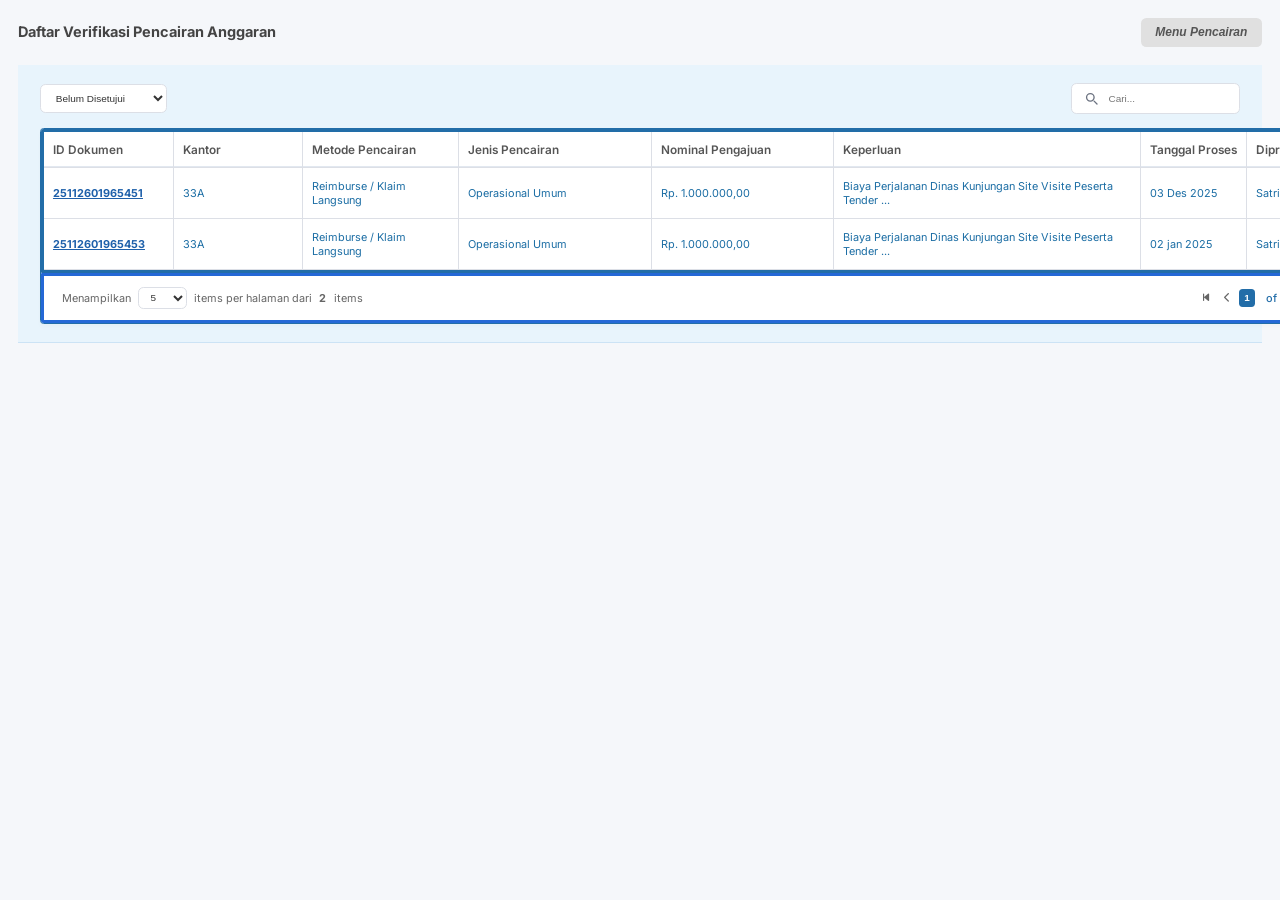
<file: pages/verifikasi/grid-verifikasi.html>
<!DOCTYPE html>
<html lang="en">

<head>
    <meta charset="UTF-8">
    <meta name="viewport" content="width=device-width, initial-scale=1.0">
    <title>Daftar Verifikasi Pencairan Anggaran</title>
    <script src="../../js/skala-layar.js"></script>
    <link rel="stylesheet" href="https://cdnjs.cloudflare.com/ajax/libs/font-awesome/6.4.0/css/all.min.css">
    <link rel="stylesheet" href="../../css/style.css">
    <link rel="stylesheet" href="../../css/style-popup.css">
    <link rel="stylesheet" href="../../css/app.css">
    <style>
        /* Search sejajar ke pojok kanan tabel */

    </style>
</head>

<body>
    <main class="main-content" id="main-menu-grid">
        <div class="header-section">
            <h1 class="page-title"> Daftar Verifikasi Pencairan Anggaran</h1>
            <button type="button" id="btnKembali" class="main-button secondary-btn"
                onclick="window.location.href='../../index.html'">
                <i style="font-size: 1rem;"> Menu Pencairan</i>
            </button>
        </div>
        <div class="page-banner">
            <div class="filter-bar">
                <div class="filter-group">
                    <select id="filter-status" class="base-dropbox status-select">
                        <option value="belumDisetujui">Belum Disetujui</option>
                        <option value="disetujui">Disetujui</option>
                    </select>
                    <div class="search-group">
                        <input id="search-input" class="base-textbox search-box" type="text" placeholder="Cari...">
                    </div>
                </div>
                <div class="base-card table-container">
                    <table class="data-table">
                        <thead>
                            <tr>
                                <th width="10%">ID Dokumen</th>
                                <th width="10%">Kantor</th>
                                <th width="12%">Metode Pencairan</th>
                                <th width="15%">Jenis Pencairan</th>
                                <th width="14%">Nominal Pengajuan</th>
                                <th width="24%">Keperluan</th>
                                <th width="7%">Tanggal Proses</th>
                                <th width="8%">Diproses Oleh</th>
                            </tr>
                        </thead>
                        <tbody id="table-body">
                            <!-- Baris data di-render dinamis oleh script.js -->
                        </tbody>
                    </table>
                    <div class="table-footer outline">
                        <div class="pagination-info">
                            Menampilkan
                            <select class="base-dropbox mini-select" id="page-size-select">
                                <option value="5" selected>5</option>
                                <option value="10">10</option>
                                <option value="20">20</option>
                                <option value="50">50</option>
                            </select>
                            items per halaman dari <strong id="total-doc-items">0</strong> items
                        </div>
                        <div class="pagination-controls">
                            <button class="page-btn" id="btn-first-page"><i class="fas fa-step-backward"></i></button>
                            <button class="page-btn" id="btn-prev-page"><i class="fas fa-chevron-left"></i></button>
                            <button class="page-btn active-page" id="current-page-num">1</button>
                            <span class="page-text" id="total-pages-text">of 1</span>
                            <button class="page-btn" id="btn-next-page"><i class="fas fa-chevron-right"></i></button>
                            <button class="page-btn" id="btn-last-page"><i class="fas fa-step-forward"></i></button>
                        </div>
                    </div>
                </div>
            </div>
    </main>
    <script src="../../js/script-dataGridPengajuan.js"></script>
    <script src="../../js/store.js"></script>
    <script src="../../js/script-gridApproval.js"></script>

    <script src="../../js/lib/sweetalert2.all.min.js"></script>
    <script src="../../js/ui.js"></script>
</body>

</html>
</file>
<file: css/style.css>
@import url("https://fonts.googleapis.com/css2?family=Inter:wght@400;500;600;700&display=swap");

:root {
  --primary-blue: #2468d6;
  --primary-blue-hover: #1b53b0;
  --yellow-btn: #ffd600;
  --yellow-btn-hover: #e6c100;
  --border-color: #dcdfe6;
  --text-main: #333333;
  --text-muted: #666666;
  --bg-light: #f5f7fa;
  --bg-white: #ffffff;
  --font-family: "Inter", sans-serif;
}
#main-menu-grid .filter-group {
  display: flex;
  align-items: center;
  gap: 0.9075rem;
  width: 100%;
}

#main-menu-grid .filter-group .search-group {
  margin-left: auto;
}
body {
  margin: 0;
  padding: 1.5119rem;
  font-family: var(--font-family);
  color: var(--text-main);
  background-color: var(--bg-light);
  font-size: 0.9075rem;
}

.main-content {
  max-width: 120.97rem;
  margin: 0 auto;
}

.header-section {
  display: flex;
  justify-content: space-between;
  align-items: center;
  margin-bottom: 1.5119rem;
  max-width: 114.9213rem;
}

.page-title {
  font-size: 1.21rem;
  font-weight: 700;
  color: #444;
  margin: 0;
}

.main-button {
  display: inline-flex;
  align-items: center;
  gap: 0.605rem;
  padding: 0.605rem 1.21rem;
  border: none;
  border-radius: 0.4537rem;
  font-weight: 600;
  cursor: pointer;
  font-size: 0.9075rem;
  transition: all 0.2s ease;
  color: #1565c0;
}

.primary-btn {
  background-color: var(--yellow-btn);
  box-shadow: 0 0.1512rem 0.3025rem rgba(0, 0, 0, 0.05);
}

.primary-btn:hover {
  background-color: var(--yellow-btn-hover);
  transform: translateY(-1px);
}

.base-textbox,
.base-dropbox {
  padding: 0.605rem 0.9075rem;
  border: 1px solid var(--border-color);
  border-radius: 0.4537rem;
  font-size: 0.8319rem;
  color: var(--text-main);
  background-color: var(--bg-white);
  outline: none;
  transition: border-color 0.2s;
}

.base-textbox:focus,
.base-dropbox:focus {
  border-color: var(--primary-blue);
}

.base-textbox[readonly] {
  color: var(--primary-blue);
  cursor: pointer;
}

.filter-bar {
  display: flex;
  justify-content: space-between;
  align-items: center;
  margin-bottom: 0px;
  gap: 1.1344rem;
  flex-wrap: wrap;
}

.filter-group {
  display: flex;
  align-items: flex-end;
  gap: 0.7562rem;
  position: relative;
  margin-bottom: 0;
}

.status-select {
  width: 10.585rem;
}

.tab-group {
  display: flex;
  align-items: center;
  gap: 0.9075rem;
}

.tab-btn {
  position: relative;
  padding: 0.4537rem 1.0588rem;
  font-size: 1.0588rem;
  font-weight: 500;
  width: 10.8119rem;
  color: #4b5563;
  background-color: #ffffff;
  border: 1px solid #9ca3af;
  border-radius: 755.9875rem;
  cursor: pointer;
  transition: all 0.2s ease;
  outline: none;
  font-size: 0.9831rem;
}

.tab-btn:hover {
  background-color: #f3f4f6;
}

.tab-btn.active {
  background-color: #1f6fa8;
  color: #ffffff;
  border: 1px solid #1f6fa8;
  border-radius: 0.9075rem 0.9075rem 0 0;
  margin-bottom: -0.7562rem;
  padding-bottom: 0.8319rem;
  z-index: 50;
}
.tab-btn.active::after {
  content: "";
  position: absolute;
  left: -1.5875rem;
  bottom: -1.3606rem;
  height: 1.5119rem;
  width: 13.8362rem;
  background-color: #1f6fa8;
  z-index: 51;
  pointer-events: none;

  --r: 1.5119rem;

  mask:
    radial-gradient(var(--r) at 0 0, #0000 98%, #000) 0 0 / var(--r) 100%
      no-repeat,
    radial-gradient(var(--r) at 100% 0, #0000 98%, #000) 100% 0 / var(--r) 100%
      no-repeat,
    linear-gradient(#000 0 0) center/calc(100% - (2 * var(--r))) 100% no-repeat;

  -webkit-mask:
    radial-gradient(var(--r) at 0 0, #0000 98%, #000) 0 0 / var(--r) 100%
      no-repeat,
    radial-gradient(var(--r) at 100% 0, #0000 98%, #000) 100% 0 / var(--r) 100%
      no-repeat,
    linear-gradient(#000 0 0) center/calc(100% - (2 * var(--r))) 100% no-repeat;
}
.search-box {
  width: 9.8287rem;
  padding: 0.7562rem 1.0588rem 0.7562rem 3.0244rem;

  background-image: url("data:image/svg+xml,%3Csvg xmlns='http://www.w3.org/2000/svg' fill='none' viewBox='0 0 24 24' stroke='%236b7280' stroke-width='2'%3E%3Cpath stroke-linecap='round' stroke-linejoin='round' d='M21 21l-4.35-4.35M16.65 11a5.65 5.65 0 11-11.3 0 5.65 5.65 0 0111.3 0z'/%3E%3C/svg%3E");
  background-repeat: no-repeat;
  background-position: 0.9075rem center;
  background-size: 1.3606rem 1.3606rem;
}

.search-box:focus {
  border-color: #3b82f6;
}

.base-card.table-container {
  background-color: var(--bg-white);
  border-radius: 0.3025rem;
  border: 0.5px solid #226da8;
  overflow: hidden;
  box-shadow: 0 0.3025rem 0.4537rem rgba(0, 0, 0, 0.02);
  margin-top: 0px;
  min-width: 109.6294rem;
  max-height: 37.8031rem;
  overflow-y: auto;
}

.table-container .data-table {
  border-collapse: separate;
  border-spacing: 0;
  width: 100%;
}

.table-container .data-table thead th {
  position: sticky;
  top: 0;
  z-index: 10;
  background-color: #ffffff;
  box-shadow: inset 0 -1px 0 #e2e8f0;
}

.data-table {
  width: 100%;
  border-collapse: collapse;
  text-align: left;
  background-color: var(--bg-white);
  border-radius: 1px;
  border: 0.3025rem solid #226da8;
}

.data-table th,
.data-table td {
  padding: 0.9075rem 0.7562rem;
  border-bottom: 1px solid var(--border-color);
  border-right: 1px solid var(--border-color);
  vertical-align: middle;
}

.data-table th:last-child,
.data-table td:last-child {
  border-right: none;
}

.data-table th {
  background-color: #f9fafc;
  font-weight: 600;
  color: #555;
  white-space: nowrap;
  font-size: 0.9831rem;
}

.data-table tbody tr {
  transition: background-color 0.2s;
}

.data-table tbody tr:hover {
  background-color: #f5f8fd;
}

.doc-link {
  color: var(--primary-blue);
  text-decoration: none;
}

.doc-link:hover {
  text-decoration: underline;
}

.truncate {
  max-width: 15.1212rem;
  white-space: nowrap;
  overflow: hidden;
  text-overflow: ellipsis;
}

.row-checkbox {
  width: 1.21rem;
  height: 1.21rem;
  cursor: pointer;
}

.badge {
  display: inline-flex;
  align-items: center;
  justify-content: center;
  box-sizing: border-box;
  width: 6.8044rem;
  height: 1.9656rem;
  font-size: 0.9075rem;
  font-weight: 600;
  border-radius: 0.3025rem;
  text-align: center;
  white-space: nowrap;
}

.badge-draft {
  background-color: #edeff0;
  color: #5d5d5d;
  border: 0.1512rem solid #919ea5;
}

.badge-approved {
  background-color: #e9faeb;
  color: #3bab47;
  border: 0.1512rem solid #98d59e;
}

.badge-revise {
  background-color: #fdece5;
  color: #f26522;
  border: 0.1512rem solid #f8ad8a;
}

.badge-unrealized {
  background-color: #fdece5;
  color: #f26522;
  border: 0.1512rem solid #f8ad8a;
}

.badge-done {
  background-color: #f6fbff;
  color: #226da8;
  border: 0.2269rem solid #226da8;
}

.badge-submitted {
  background-color: #e9f3fa;
  color: #226da8;
  border: 0.1512rem solid #8cb4d4;
}

.status-container {
  display: inline-flex;
  flex-direction: column;
  align-items: flex-start;
  justify-content: center;
  margin-top: 0.605rem;
}
.status-date {
  font-size: 0.7562rem;
  color: #8c8c8c;
  line-height: 1;
  margin-top: 0.2269rem;
  white-space: nowrap;
  display: block;
  width: 100%;
  text-align: center;
  padding-left: 0;
}

.truncate {
  max-width: 15.1212rem;
  white-space: nowrap;
  overflow: hidden;
  text-overflow: ellipsis;
}

.action-cell {
  text-align: center;
  cursor: pointer;
  color: #8c8c8c;
}

.status-cell {
  display: flex;
  flex-direction: column;
  align-items: center;
  gap: 0.3025rem;
}

.status-date {
  font-size: 0.8319rem;
  font-weight: 700;
}

.action-cell {
  text-align: center;
  color: #999;
  cursor: pointer;
}

.action-cell:hover {
  color: #333;
}

.table-footer {
  display: flex;
  justify-content: space-between;
  align-items: center;
  padding: 0.9075rem 1.5119rem;
  background-color: var(--bg-white);
  z-index: 5;
  flex-shrink: 0;
  position: sticky;
  bottom: 0;
}

.outline {
  border-radius: 1px;
  border: 0.3025rem solid var(--primary-blue);
}

.pagination-info {
  display: flex;
  align-items: center;
  gap: 0.605rem;
  color: var(--text-muted);
}

.mini-select {
  padding: 0.3025rem 0.605rem;
  width: auto;
}

.pagination-controls {
  display: flex;
  align-items: center;
  gap: 0.3025rem;
}

.page-btn {
  background: none;
  border: none;
  padding: 0.3025rem 0.4537rem;
  color: var(--text-muted);
  cursor: pointer;
  font-size: 0.8319rem;
  border-radius: 0.3025rem;
  transition:
    background 0.2s,
    color 0.2s;
}

.page-btn:hover {
  background-color: #f0f0f0;
  color: var(--text-main);
}

.page-btn.active-page {
  background-color: #226da8;
  color: var(--bg-white);
  font-weight: bold;
}

.page-text {
  color: #226da8;
  margin: 0 0.605rem;
  font-weight: 500;
}

input[type="date"].base-textbox {
  font-family: var(--font-family);
  color: #226da8;
  font-weight: 500;
  cursor: pointer;
  padding: 0.605rem 0.9075rem; /* Kembalikan padding normal */
  border: 1px solid var(--primary-blue);
  border-radius: 0.4537rem;
  outline: none;
}

input[type="date"].base-textbox:invalid {
  color: var(--text-muted);
}

input[type="date"].base-textbox::-webkit-calendar-picker-indicator {
  /* Hapus position: absolute, top, dan transform */
  color: var(--primary-blue);
  margin: 0;
  padding: 0;
  cursor: pointer;
  opacity: 0.5;
  transition: opacity 0.2s ease;
}

input[type="date"].base-textbox::-webkit-calendar-picker-indicator:hover {
  opacity: 1;
}

.page-banner {
  background-color: #e8f4fc;
  border-bottom: 1px solid #cce3f5;
  padding: 1.5119rem 1.8144rem;
  color: #1b6da4;
}

.custom-select-wrapper {
  position: relative;
  display: inline-block;
  font-family: inherit;
  box-sizing: border-box;
  z-index: 50;
}

.select-trigger {
  display: flex;
  align-items: center;
  justify-content: space-between;
  gap: 0.9075rem;
  background-color: #ffffff;
  border: 1px solid var(--border-color);
  border-radius: 0.4537rem;
  padding: 0.605rem 1.0588rem;
  min-width: 11.3413rem;
  cursor: pointer;
  box-sizing: border-box;
  user-select: none;
}

.select-trigger .selected-text {
  font-size: 1.0588rem;
  color: #333333;
  pointer-events: none;
}

.select-trigger .arrow-blue {
  width: 1.0588rem;
  height: 1.0588rem;
  flex-shrink: 0;
  background-image: url("data:image/svg+xml,%3Csvg xmlns='http://www.w3.org/2000/svg' width='16' height='16' viewBox='0 0 24 24' fill='none' stroke='%231c6ea4' stroke-width='2.5' stroke-linecap='round' stroke-linejoin='round'%3E%3Cpolyline points='6 9 12 15 18 9'%3E%3C/polyline%3E%3C/svg%3E");
  background-repeat: no-repeat;
  background-position: center;
  background-size: contain;
  transition: transform 0.2s ease;
  pointer-events: none;
}

.options-list {
  display: none;
  position: absolute;
  top: 100%;
  left: 0;
  width: 100%;
  background: #ffffff;
  border: 1px solid var(--border-color);
  border-radius: 0.4537rem;
  box-shadow: 0 0.605rem 1.5119rem rgba(0, 0, 0, 0.15);
  list-style: none;
  padding: 0.3025rem 0;
  margin: 0;
  z-index: 9999;
  box-sizing: border-box;
}

.options-list li {
  padding: 0.605rem 1.0588rem;
  font-size: 1.0588rem;
  color: #555555;
  cursor: pointer;
  user-select: none;
}

.options-list li:hover {
  background-color: #f0f7fd;
  color: var(--primary-blue);
}

.options-list li.active {
  font-weight: 600;
  color: var(--primary-blue);
  background-color: #eaf4fb;
}

.custom-select-wrapper:hover .options-list {
  display: block;
}

.custom-select-wrapper:hover .select-trigger {
  border-color: var(--primary-blue);
}

.custom-select-wrapper:hover .arrow-blue {
  transform: rotate(180deg);
}

.banner {
  padding: 0.3781rem 0.3781rem;
  position: relative;
  z-index: 10;
  margin-top: -0.7562rem;
  box-shadow: 0 0.1512rem 0.4537rem rgba(0, 0, 0, 0.05);
  border-radius: 0.7562rem;
  margin-bottom: 0px;
}

.danger-btn {
  background-color: #dc3545;
  color: #ffffff;
  border-color: #dc3545;
}

.row-checkbox:disabled {
  cursor: not-allowed;
  opacity: 0.5;
}

.table-scroll-area {
  max-height: 34.0231rem;
  overflow-y: auto;
  overflow-x: auto;
  position: relative;
}

.data-table thead th {
  position: sticky;
  top: 0;
  z-index: 2;
  background-color: #ffffff;
}
</file>
<file: css/style-popup.css>
.modal-overlay {
  font-family: "Segoe UI", Tahoma, Geneva, Verdana, sans-serif;
}

.modal-overlay {
  font-family: "Segoe UI", Tahoma, Geneva, Verdana, sans-serif;
  position: fixed;
  top: 0;
  left: 0;
  width: 100vw;
  height: 100vh;
  background-color: rgba(0, 0, 0, 0.4);
  display: flex;
  justify-content: center;
  align-items: center;
  z-index: 9999;
  opacity: 1;
  transition: opacity 0.3s ease;
}

.modal-overlay.hidden {
  display: none;
  opacity: 0;
}

.modal-content {
  background-color: #ffffff;
  width: 90%;
  max-width: 66.5337rem;
  border-radius: 0.7562rem;
  padding: 1.8144rem;
  box-shadow: 0 0.605rem 1.5119rem rgba(0, 0, 0, 0.1);
  animation: slideDown 0.3s ease-out;
}

@keyframes slideDown {
  from {
    transform: translateY(-1.21rem);
    opacity: 0;
  }
  to {
    transform: translateY(0);
    opacity: 1;
  }
}

.modal-header {
  display: flex;
  justify-content: space-between;
  align-items: flex-start;
  margin-bottom: 1.5119rem;
}

.header-text h2 {
  margin: 0 0 0.3025rem 0;
  font-size: 1.0588rem;
  color: #333;
  font-weight: 700;
}

.header-text p {
  margin: 0;
  color: #666;
  font-size: 0.7562rem;
}

.close-modal-btn {
  background: none;
  border: none;
  font-size: 1.21rem;
  color: #999;
  cursor: pointer;
  transition: color 0.2s;
}

.close-modal-btn:hover {
  color: #333;
}

.modal-cards-container {
  display: grid;
  grid-template-columns: repeat(5, 1fr);
  gap: 0.9075rem;
  margin-bottom: 1.5119rem;
}

.pengajuan-card {
  border: 1px solid #e0e0e0;
  border-radius: 0.605rem;
  padding: 1.21rem 0.9075rem;
  text-align: center;
  display: flex;
  flex-direction: column;
  align-items: center;
  background-color: #fff;
  cursor: pointer;
  transition: all 0.2s ease-in-out;
}

.pengajuan-card:hover {
  border-color: #0056b3;
  box-shadow: 0 0.2269rem 0.7562rem rgba(0, 86, 179, 0.1);
  transform: translateY(-0.1512rem);
}

.card-icon {
  font-size: 1.9656rem;
  color: #0056b3;
  margin-bottom: 0.9075rem;
  height: 3.0244rem;
  display: flex;
  align-items: center;
  justify-content: center;
}

.pengajuan-card h3 {
  font-size: 0.8319rem;
  color: #0056b3;
  margin: 0 0 0.605rem 0;
  line-height: 1.3;
  min-height: 2.1925rem;
}

.pengajuan-card p {
  color: #777;
  line-height: 1.4;
  margin: 0;
  flex-grow: 1;
}

.card-action {
  margin-top: 1.21rem;
  font-size: 0.7562rem;
  font-weight: 600;
  color: #0056b3;
}

.card-action i {
  font-size: 0.7562rem;
  margin-left: 0.1512rem;
}

.modal-help-banner {
  background-color: #f4f9ff;
  border: 1px solid #e6f0fa;
  border-radius: 0.4537rem;
  padding: 0.9075rem 1.21rem;
  display: flex;
  justify-content: space-between;
  align-items: center;
}

.help-info {
  display: flex;
  align-items: flex-start;
  gap: 0.7562rem;
}

.info-icon {
  color: #0056b3;
  font-size: 1.0588rem;
  margin-top: 0.1512rem;
}

.help-text {
  display: flex;
  flex-direction: column;
}

.help-text strong {
  font-size: 0.6806rem;
  color: #333;
  margin-bottom: 0.2269rem;
}

.help-text span {
  font-size: 0.605rem;
  color: #666;
}

.panduan-btn {
  background-color: #fff;
  border: 1px solid #0056b3;
  color: #0056b3;
  padding: 0.4537rem 0.9831rem;
  border-radius: 0.3781rem;
  font-size: 0.7562rem;
  font-weight: 600;
  cursor: pointer;
  display: flex;
  align-items: center;
  gap: 0.4537rem;
  transition: all 0.2s;
  white-space: nowrap;
}

.panduan-btn:hover {
  background-color: #0056b3;
  color: #fff;
}

@media (max-width: 1024px) {
  .modal-cards-container {
    grid-template-columns: repeat(3, 1fr);
  }
}
@media (max-width: 768px) {
  .modal-cards-container {
    grid-template-columns: repeat(2, 1fr);
  }
  .modal-help-banner {
    flex-direction: column;
    align-items: flex-start;
    gap: 0.9075rem;
  }
}
@media (max-width: 480px) {
  .modal-cards-container {
    grid-template-columns: 1fr;
  }
}

.form-page-body {
  background-color: #f0f2f5;
  padding: 0.9075rem;
  height: 100vh;
  box-sizing: border-box;
  display: flex;
  justify-content: center;
}

.form-main-container {
  background-color: #ffffff;
  width: 93.75rem;
  border-radius: 0.7562rem;
  box-shadow: 0 0.2269rem 0.9075rem rgba(0, 0, 0, 0.05);
  display: flex;
  flex-direction: column;
  height: 53.125rem;
  overflow: hidden;
}

.form-header {
  display: flex;
  justify-content: space-between;
  align-items: center;
  padding: 1.0588rem 1.5119rem 0.7562rem 1.5119rem;
  /* border-bottom: 1px solid #eef0f3; */
  background-color: #ffffff;
  overflow: visible;
  position: relative;
  z-index: 10;
}

.header-left .breadcrumb {
  font-size: 0.6806rem;
  color: #888;
  margin-bottom: 0.1512rem;
}

.header-left h2 {
  margin: 0;
  font-size: 1.1344rem;
  color: #333;
}

.header-center {
  background-color: #e9f3fa;
  border-radius: 2.4194rem;
  padding: 1.21rem 1.8144rem;
  display: flex;
  align-items: center;
  gap: 3.6294rem;
}

.info-pill {
  display: flex;
  align-items: center;
  gap: 0.7562rem;
}

.info-pill .label {
  color: #777;
  font-size: 0.605rem;
}
.info-pill .value {
  color: #333;
  font-weight: 700;
  font-size: 0.8319rem;
}
.info-pill .divider {
  height: 0.7562rem;
  width: 1px;
  background-color: transparent;
}

.header-right {
  display: flex;
  gap: 1.8144rem;
}

.stepper {
  display: flex;
  align-items: flex-start;
}

.step {
  display: flex;
  flex-direction: column;
  align-items: center;
  position: relative;
  width: 4.1581rem;
  flex-shrink: 0;
}

.step .circle {
  width: 1.8144rem;
  height: 1.8144rem;
  border-radius: 50%;
  background-color: #e0e0e0;
  color: #ffffff;
  display: flex;
  justify-content: center;
  align-items: center;
  font-size: 0.7562rem;
  font-weight: 400;
  z-index: 2;
  transition: all 0.2s ease;
}

.step.active .circle {
  background-color: #226da8;
}

.step.step-completed .circle {
  background-color: #27a844;
  color: #ffffff;
}

.stepper .line {
  width: 2.4194rem;
  height: 0.1512rem;
  background-color: #e0e0e0;
  margin-top: 0.9075rem;
  flex-shrink: 0;
}

.stepper .line.line-active {
  background-color: #1565c0;
}

.step .label {
  color: #888;
  text-align: center;
  line-height: 1.25;
  /* position: absolute; */
  top: 1.6631rem;
  width: 6.0488rem;
}
.label {
  font-size: 0.6806rem;
  margin-top: 0.1512rem;
}

.step.active .label {
  color: #226da8;
  font-weight: 600;
}

.close-form-btn {
  background: none;
  border: none;
  font-size: 1.4363rem;
  color: #999;
  cursor: pointer;
  transition: color 0.2s;
}
.close-form-btn:hover {
  color: #333;
}

.form-content-grid {
  display: grid;
  grid-template-columns: 21.17rem 1fr;
  gap: 1.21rem;
  padding: 0.7562rem;
  flex-grow: 1;
  overflow-y: auto;
  background-color: #ffffff;
}

.section-block {
  margin-bottom: 0;
}
.section-block h3 {
  margin: 0.3025rem 0 0.1512rem 0;
  font-size: 0.8319rem;
  color: #333;
}
.section-block .subtitle {
  margin: 0 0 0.605rem 0;
  font-size: 0.6806rem;
  color: #777;
}
.h-100 {
  height: 100%;
  display: flex;
  flex-direction: column;
}

.card-grid-2 {
  display: grid;
  grid-template-columns: 1fr 1fr;
  gap: 0.7562rem;
  margin: 0 0 0.605rem 0;
}

.select-card {
  position: relative;
  border: 1px solid #dcdfe6;
  border-radius: 0.4537rem;
  cursor: pointer;
  transition: all 0.2s;
  background-color: #fff;
  display: flex;
  flex-direction: column;
}

.select-card .checkbox-indicator {
  position: absolute;
  top: 0.605rem;
  right: 0.605rem;
  width: 1.3606rem;
  height: 1.3606rem;
  border: 0.0906rem solid #a3d9af;
  border-radius: 0.3781rem;
  display: flex;
  align-items: center;
  justify-content: center;
  background-color: transparent;
  transition: all 0.2s ease;
}

.select-card .checkbox-indicator i {
  font-size: 0.7562rem;
  opacity: 0;
  transition: opacity 0.2s ease;
}

.bpjs-card {
  background-color: #eaf7ec;
  border-color: #a3d9af;
  color: #27a844;
  font-weight: 600;
  align-items: center;
  justify-content: center;
  min-height: 3.6294rem;
  font-size: 0.7562rem;
}
.skp-card {
  background-color: #fdf3eb;
  border-color: #f5c69b;
  color: #e67e22;
  font-weight: 600;
  align-items: center;
  justify-content: center;
  min-height: 3.6294rem;
  font-size: 0.7562rem;
}
.skp-card .checkbox-indicator {
  border-color: #f5c69b;
}

.bpjs-card.selected {
  background-color: #d8f3dc;
  border-color: #27a844;
}
.bpjs-card.selected .checkbox-indicator {
  background-color: #27a844;
  border-color: #27a844;
}
.bpjs-card.selected .checkbox-indicator i {
  color: #ffffff;
  opacity: 1;
}

.skp-card.selected {
  background-color: #fde2ca;
  border-color: #e67e22;
}
.skp-card.selected .checkbox-indicator {
  background-color: #e67e22;
  border-color: #e67e22;
}
.skp-card.selected .checkbox-indicator i {
  color: #ffffff;
  opacity: 1;
}

.plain-card {
  padding: 0.7562rem;
}
.plain-card strong {
  font-size: 0.7562rem;
  color: #333;
  margin-bottom: 0.3025rem;
}
.plain-card span {
  font-size: 0.6806rem;
  color: #666;
}
.plain-card.selected {
  border-color: #1565c0;
  background-color: #f4f9ff;
}

.summary-box {
  background-color: #f0f9ff;
  border-radius: 0.4537rem;
  padding: 0.9075rem;
}
.summary-box h4 {
  margin: 0 0 0.9075rem 0;
  font-size: 0.7562rem;
  color: #333;
}
.summary-row {
  display: flex;
  flex-direction: column;
  margin-bottom: 0.605rem;
}
.summary-row:last-child {
  margin-bottom: 0;
}
.summary-row .label {
  font-size: 0.6806rem;
  color: #666;
}
.summary-row .val {
  font-size: 0.7562rem;
  color: #333;
}
.summary-row.amount-row {
  margin-top: 0.9075rem;
}
.summary-row .amount {
  color: #27a844;
  font-size: 0.8319rem;
  background-color: white;
  border-radius: 0.4537rem;
  padding: 0.3025rem;
  text-align: end;
}

.search-input {
  margin-bottom: 0.9075rem;
}
.list-container {
  flex-grow: 1;
  overflow-y: auto;
  padding-right: 0.3025rem;
}

.list-item {
  display: flex;
  align-items: center;
  background-color: #fff;
  border: 1px solid #e0e0e0;
  border-radius: 0.4537rem;
  padding: 0.7562rem 0.9075rem;
  margin-bottom: 0.605rem;
  cursor: pointer;
  transition: all 0.2s;
  position: relative;
  overflow: hidden;
  max-height: 2.4194rem;
}
.list-item::before {
  content: "";
  position: absolute;
  top: 0;
  left: 0;
  width: 100%;
  height: 0.2269rem;
}
.list-item.bpjs-item::before {
  background-color: #eaf7ec;
}
.list-item.skp-item::before {
  background-color: #fdf3eb;
}

.list-item:hover {
  border-color: #1565c0;
}

.list-item .check-area {
  width: 2.4194rem;
  display: flex;
  align-items: center;
  justify-content: center;
  font-size: 1.4363rem;
  color: #c0c4cc;
  transition:
    color 0.2s ease,
    opacity 0.2s ease;
  opacity: 0.3;
}
.list-item .check-area i {
  font-weight: 900;
}
.list-item:hover .check-area {
  opacity: 0.7;
}

.list-item.selected {
  background-color: #f0f7ff;
  border-color: #a0cfff;
  box-shadow: 0 0.1512rem 0.4537rem rgba(36, 104, 214, 0.08);
}
.list-item.selected .check-area {
  color: #1565c0;
  opacity: 1;
}
.list-item.selected .chevron {
  color: #1565c0;
  opacity: 1;
}

.item-content {
  flex-grow: 1;
}
.item-header {
  display: flex;
  align-items: center;
  gap: 0.605rem;
  margin-bottom: 0.3025rem;
}
.item-header .kode {
  font-size: 0.7562rem;
  color: #777;
  font-family: monospace;
}
.badge-mini {
  font-size: 0.605rem;
  padding: 0.1512rem 0.3781rem;
  border-radius: 0.2269rem;
}
.badge-bpjs {
  display: flex;
  width: 36.2912rem;
  background-color: #eaf7ec;
  color: #27a844;
}
.badge-skp {
  display: flex;
  width: 36.2912rem;
  background-color: #fdf3eb;
  color: #e67e22;
}
.badge-green {
  background-color: #eaf7ec;
  color: #27a844;
  margin-top: 0.4537rem;
  display: inline-block;
  font-size: 0.4913rem;
  color: #166534;
}

.item-title {
  font-size: 0.7562rem;
  color: #333;
  line-height: 1.4;
  max-width: 90%;
}
.item-amount {
  text-align: right;
  display: flex;
  flex-direction: column;
  margin-right: 1.21rem;
}
.item-amount .label {
  font-size: 0.605rem;
  color: #777;
}
.item-amount .val {
  font-size: 0.7562rem;
}
.text-green {
  color: #27a844;
}
.chevron {
  color: #1565c0;
  font-size: 1.0588rem;
  opacity: 0.5;
}
.list-item:hover .chevron {
  opacity: 1;
}

.list-pagination {
  border-top: 1px solid #eee;
  padding: 0.605rem 0;
  background: #ffffff;
}

.bottom-section {
  display: flex;
  gap: 0.605rem;
  padding: 0.7562rem;
  background-color: #f0f9ff;
  border: 0.605rem solid #ffffff;
  height: 7.5606rem;
}
.bottom-section h3 {
  margin: 0 0 0.605rem 0;
  font-size: 0.7562rem;
  color: #555;
}

.skema-container {
  min-width: 18.1456rem;
}
.skema-cards {
  display: flex;
  gap: 0.605rem;
}

.radio-card {
  flex: 1;
  border: 1px solid #dcdfe6;
  border-radius: 0.4537rem;
  padding: 0.7562rem;
  cursor: pointer;
  position: relative;
  background-color: #fff;
  transition: all 0.2s;
  display: flex;
  flex-direction: column;
}
.radio-card strong {
  font-size: 0.7562rem;
  color: #333;
  margin-bottom: 0.2269rem;
}
.radio-card span {
  font-size: 0.6806rem;
  color: #777;
  line-height: 1.3;
}

.radio-card .radio-indicator {
  position: absolute;
  top: 0.605rem;
  right: 0.605rem;
  width: 0.9831rem;
  height: 0.9831rem;
  border: 0.0906rem solid #ccc;
  border-radius: 0.2269rem;
  display: flex;
  align-items: center;
  justify-content: center;
}
.radio-card .radio-indicator i {
  color: transparent;
  font-size: 0.605rem;
}

.radio-card.selected {
  background-color: #226da8;
  border-color: #226da8;
}
.radio-card.selected strong,
.radio-card.selected span {
  color: #fff;
}
.radio-card.selected .radio-indicator {
  border-color: #fff;
}
.radio-card.selected .radio-indicator i {
  color: #fff;
}

.input-group {
  display: flex;
  flex-direction: column;
  gap: 0.3025rem;
  flex: 1;
}
.input-group label {
  font-size: 0.7562rem;
  font-weight: 600;
  color: #555;
}
.input-with-prefix {
  display: flex;
  align-items: center;
  border: 1px solid #dcdfe6;
  border-radius: 0.3781rem;
  overflow: hidden;
}
.input-with-prefix .prefix {
  background-color: #f4f6f9;
  padding: 0.4537rem 0.7562rem;
  font-size: 0.7562rem;
  color: #555;
  border-right: 1px solid #dcdfe6;
}
.input-with-prefix input {
  border: none;
  flex-grow: 1;
  border-radius: 0;
}

.dynamic-fields {
  display: flex;
  flex-direction: column;
  gap: 0.605rem;
  min-width: 15.1212rem;
}

.keperluan-container {
  flex-grow: 1;
  display: flex;
  flex-direction: column;
}

.base-textarea.full-width {
  width: 98%;
  flex-grow: 1;
  min-height: 3.6294rem;
  resize: none;
  font-size: 0.6806rem;
}

.form-footer {
  display: flex;
  justify-content: space-between;
  padding: 0.9075rem 1.5119rem;
  background-color: #ffffff;
  border-top: 1px solid #eef0f3;
}
.right-actions {
  display: flex;
  gap: 0.605rem;
}

.secondary-btn {
  background-color: #e0e0e0;
  color: #555;
  border: none;
}
.secondary-btn:hover {
  background-color: #d0d0d0;
}

.outline-blue {
  background-color: transparent;
  border: 1px solid #226da8;
  color: #226da8;
}
.outline-blue:hover {
  background-color: #226da8;
  color: #ffffff;
}

.toast {
  position: fixed;
  top: 1.21rem;
  left: 50%;
  transform: translateX(-50%);
  background-color: #27a844;
  color: white;
  padding: 0.7562rem 1.4363rem;
  border-radius: 0.4537rem;
  font-size: 0.8319rem;
  font-weight: 600;
  display: flex;
  align-items: center;
  gap: 0.605rem;
  box-shadow: 0 0.2269rem 0.7562rem rgba(0, 0, 0, 0.15);
  z-index: 10000;
  opacity: 0;
  transition:
    opacity 0.3s,
    top 0.3s;
}
.toast.show {
  opacity: 1;
  top: 1.8144rem;
}
.toast.hidden {
  display: none;
}

.step2-info-bar {
  display: flex;
  align-items: center;
  width: 100%;
  gap: 1.21rem;
  padding-left: 1.5119rem;
  padding-right: 1.8144rem;
  box-sizing: border-box;
  margin-top: 0.605rem;
}

.info-item {
  display: flex;
  align-items: center;
  flex: 1;
  background-color: #f0f9ff;
  border-radius: 0.4537rem;
  padding: 0.605rem 0.9831rem;
  gap: 0.9831rem;
  margin: 0;
  min-width: 0;
}
.info-label {
  font-weight: 700;
  color: #374151;
  white-space: nowrap;
  font-size: 0.8319rem;
}

.info-value {
  font-size: 0.7562rem;
  color: #4b5563;
  white-space: nowrap;
}

.badge-tersedia {
  margin-left: auto;
  display: flex;
  align-items: center;
  gap: 0.4537rem;
  white-space: nowrap;
}
.badge-tersedia span {
  font-weight: 700;
  font-size: 0.8319rem;
}
.badge-tersedia strong {
  color: #009668;
  font-weight: 700;
  font-size: 0.8319rem;
}

.badge-tersedia .label {
  font-size: 0.6806rem;
  color: #4b5563;
}

.left-panel {
  border: 1px solid #9ca3af;
  padding: 0.605rem;
  border-radius: 0.4537rem;
  min-width: 24.1938rem;
}
.right-panel {
  border: 1px solid #9ca3af;
  padding: 0.605rem;
  margin-left: 4.2337rem;
  border-radius: 0.4537rem;
  min-width: 6.0488rem;
}

.badge-total {
  display: flex;
  align-items: center;
  gap: 0.4537rem;
  background-color: #fef08a;
  padding: 0.605rem 0.9831rem;
  border-radius: 0.4537rem;
  color: #374151;
  font-weight: 600;
  white-space: nowrap;
  flex-shrink: 0;
  margin: 0;
}

.badge-total strong {
  color: #009668;
  font-weight: 700;
}

.step2-main-grid {
  display: grid;
  grid-template-columns: 19.355rem 1fr;
  gap: 0.9831rem;
  padding: 1.21rem 1.5119rem;
  flex-grow: 1;
  background-color: #f9fbfd;
  overflow-y: auto;
}

.step2-left-panel {
  display: flex;
  flex-direction: column;
  background: #f0f9ff;
  border: 1px solid #f0f9ff;
  border-radius: 0.605rem;
  padding: 0.9075rem;
  height: 33.645rem;
}

.btn-tambah-rincian {
  width: 100%;
  background-color: #1e6bb8;
  color: #ffffff;
  border: none;
  border-radius: 0.4537rem;
  padding: 0.7562rem;
  font-weight: 600;
  font-size: 0.7562rem;
  cursor: pointer;
  transition: background-color 0.2s;
  margin-bottom: 0.7562rem;
}

.btn-tambah-rincian:hover {
  background-color: #155393;
}

.search-box-wrapper {
  width: 100%;
  margin-bottom: 0.9075rem;
  flex-shrink: 0;
  display: block;
  position: relative;
  box-sizing: border-box;
}
.search-rincian {
  width: 100%;
  box-sizing: border-box;
  border-radius: 1.21rem;
  padding: 0.4537rem 0.9075rem;
}

.step2-right-panel {
  background: #f0f9ff;
  /* border: 1px solid #e0e6ed; */
  border-radius: 0.605rem;
  display: flex;
  align-items: center;
  justify-content: center;
  max-height: 35.535rem;
  /* padding: 0.605rem; */
  background: #ffffff;
  border: 0.605rem solid #f0f9ff;
}

.empty-state-container {
  flex-grow: 1;
  display: flex;
  flex-direction: column;
  align-items: center;
  justify-content: center;
  padding: 1.8144rem;
  text-align: center;
}

.empty-icon-box {
  width: 3.6294rem;
  height: 3.6294rem;
  background-color: #eef4fb;
  color: #1e6bb8;
  border-radius: 50%;
  display: flex;
  align-items: center;
  justify-content: center;
  font-size: 1.4363rem;
  margin-bottom: 0.9075rem;
}

.empty-icon-box.lg {
  width: 4.8388rem;
  height: 4.8388rem;
  font-size: 1.9656rem;
}

.empty-title {
  font-weight: 600;
  color: #444;
  font-size: 0.8319rem;
  margin: 0 0 0.3025rem 0;
}

.empty-sub {
  font-size: 0.7562rem;
  color: #888;
  margin: 0;
  max-width: 12.0969rem;
  line-height: 1.4;
}

.panel-pagination {
  display: flex;
  justify-content: space-between;
  align-items: center;
  padding-top: 0.7562rem;
  border-top: 1px solid #eee;
}

.total-rincian {
  font-size: 0.6806rem;
  font-weight: 600;
  color: #555;
}

.mini-pagination .page-btn {
  padding: 0.2269rem 0.4537rem;
  font-size: 0.6806rem;
}

.outline-blue-btn {
  background-color: #ffffff;
  border: 1px solid #1e6bb8;
  color: #1e6bb8;
}

.outline-blue-btn:hover {
  background-color: #1e6bb8;
  color: #ffffff;
}

.modal-person-lg {
  max-width: 45.3638rem;
  display: flex;
  flex-direction: column;
  height: 85vh;
  max-height: 85vh;
  overflow: hidden;
  box-sizing: border-box;
  padding: 1.5119rem 1.8144rem;
}

.modal-filter-bar {
  display: flex;
  gap: 0.605rem;
  margin-bottom: 1.21rem;
}

.search-input-group {
  flex-grow: 1;
  position: relative;
  display: flex;
  align-items: center;
}

.search-input-group .base-textbox {
  width: 100%;
  padding-right: 2.1169rem;
}

.search-input-group .search-icon {
  position: absolute;
  right: 0.7562rem;
  color: #1565c0;
  font-size: 0.9831rem;
}

.filter-select {
  width: 12.0969rem;
}

.rincian-person-list {
  overflow-y: auto;
  gap: 1.21rem;
  padding-right: 0.605rem;
  margin-bottom: 0.9075rem;
}

.person-card {
  border: 1px solid #e0e0e0;
  border-radius: 0.4537rem;
  background-color: #fff;
  overflow: hidden;
  margin: 0.3025rem;
}

.pc-header {
  display: flex;
  justify-content: space-between;
  align-items: flex-start;
  padding: 0.2269rem 0.2269rem;
  border-bottom: 1px solid transparent;
}

.pc-title-area h4 {
  margin: 0 0 0.1512rem 0;
  font-size: 0.7562rem;
  color: #333;
}
.pc-title-area span {
  font-size: 0.6806rem;
  color: #777;
}

.pc-badge {
  background-color: #fff;
  border: 1px solid #e0e0e0;
  border-radius: 0.2269rem;
  padding: 0.2269rem 0.605rem;
  font-size: 0.6806rem;
  font-weight: 600;
  color: #555;
}

.pc-body {
  display: flex;
  gap: 1.8144rem;
  padding: 0.3025rem 0.3025rem;
  background-color: #fff;
}

.detail-item {
  display: flex;
  flex-direction: column;
  gap: 0.2269rem;
}

.detail-item span {
  font-size: 0.605rem;
  color: #888;
  display: flex;
  align-items: center;
  gap: 0.2269rem;
}

.detail-item strong {
  font-size: 0.7562rem;
  color: #333;
}
.text-red {
  color: #dc3545;
}

.modal-footer-pagination {
  display: flex;
  justify-content: space-between;
  align-items: center;
  border-top: 1px solid #eee;
  padding-top: 0.9075rem;
}

.page-size {
  font-size: 0.7562rem;
  color: #666;
  display: flex;
  align-items: center;
  gap: 0.4537rem;
}

.base-dropbox.mini {
  padding: 0.3781rem 0.3781rem;
  width: auto;
}

.custom-pagin .page-info {
  font-size: 0.7562rem;
  color: #666;
  margin: 0 0.605rem;
}

.custom-pagin .active-pill {
  background-color: #1565c0;
  color: #fff;
  padding: 0.2269rem 0.605rem;
  border-radius: 0.2269rem;
  font-weight: 600;
}

.step3-main-grid {
  display: grid;
  grid-template-columns: 16.9356rem 1fr 27.2181rem;
  gap: 0.9075rem;
  padding: 0.605rem 0.9075rem;
  flex-grow: 1;
  overflow-y: auto;
  background-color: #f9fbfd;
}

.step3-left-panel {
  display: flex;
  flex-direction: column;
  gap: 0.7562rem;
}

.step3-summary-card {
  background-color: #f0f9ff;
  border-radius: 0.4537rem;
  padding: 0.7562rem 0.8319rem;
  display: flex;
  flex-direction: column;
}

.step3-summary-card.flex-grow {
  flex-grow: 1;
}

.step3-summary-card h4 {
  margin: 0.3025rem 0 0 0;
  font-size: 0.7562rem;
  color: #333;
  font-weight: 700;
}
.skema-info-fields {
  margin: 0.7562rem 0 0.9075rem;
  display: flex;
  flex-direction: column;
  gap: 0.605rem;
}

.skema-field {
  display: flex;
  flex-direction: column;
  gap: 0.3025rem;
}

.skema-field-label {
  font-size: 0.7562rem;
  font-weight: 600;
  color: #333333;
  line-height: 1.3;
}

.skema-field-box {
  display: flex;
  align-items: center;
  background-color: #ffffff;
  border: 1px solid #dcdfe6;
  border-radius: 0.4537rem;
  min-height: 2.1169rem;
  overflow: hidden;
}

.skema-field-prefix {
  align-self: stretch;
  display: flex;
  align-items: center;
  padding: 0 0.7562rem;
  font-size: 0.7562rem;
  color: #666666;
  background-color: #f8f9fa;
  border-right: 1px solid #dcdfe6;
}

.skema-field-val {
  flex: 1;
  padding: 0.4537rem 0.7562rem;
  font-size: 0.7562rem;
  font-weight: 400;
  color: #1565c0;
  line-height: 1.3;
}

.skema-selected-box {
  background-color: #ffffff;
  color: #333333;
  border: 1px solid #dcdfe6;
  border-radius: 0.3781rem;
  padding: 0.605rem 0.7562rem;
  display: flex;
  flex-direction: column;
  gap: 0.2269rem;
  cursor: pointer;
  transition: all 0.2s ease;
}

.skema-selected-box .skema-header {
  display: flex;
  justify-content: space-between;
  align-items: center;
  font-size: 0.7562rem;
}

.skema-selected-box span {
  font-size: 0.605rem;
  color: #666666;
  line-height: 1.3;
  transition: color 0.2s ease;
}

.skema-selected-box .check-circle {
  width: 1.0588rem;
  height: 1.0588rem;
  border: 0.1212rem solid #c0c4cc;
  border-radius: 50%;
  display: inline-flex;
  align-items: center;
  justify-content: center;
  font-size: 0.605rem;
  box-sizing: border-box;
  transition: all 0.2s ease;
}

.skema-selected-box .check-circle i {
  display: none;
}

.skema-selected-box:not(.checked):hover {
  border-color: #1565c0;
  background-color: #f4f8fc;
}

.skema-selected-box:not(.checked):hover .check-circle {
  border-color: #1565c0;
}
.skema-selected-box:not(.checked):hover .check-circle i {
  display: block;
  color: #1565c0;
  opacity: 0.6;
}

.skema-selected-box.checked {
  background-color: #1565c0;
  border-color: #1565c0;
  color: #ffffff;
  cursor: default;
}

.skema-selected-box.checked span {
  color: #ffffff;
  opacity: 0.9;
}
.skema-selected-box.checked .check-circle {
  background-color: #ffffff;
  border-color: #ffffff;
}

.skema-selected-box.checked .check-circle i {
  display: block;
  color: #1565c0;
  opacity: 1;
}

.keperluan-text-box {
  background-color: #ffffff;
  border: 1px solid #dcdfe6;
  border-radius: 0.3781rem;
  padding: 0.605rem;
  font-size: 0.6806rem;
  color: #555;
  line-height: 1.4;
  flex-grow: 1;
  overflow-y: auto;
  max-height: 9.6775rem;
}

.step3-middle-panel {
  display: flex;
  flex-direction: column;
  gap: 0.605rem;
  overflow-y: auto;
}

.file-grid-2col {
  display: grid;
  grid-template-columns: 1fr 1fr;
  gap: 0.4537rem;
}

.step3-file-card,
.step3-file-card-submit {
  background-color: #ffffff;
  border: 1px solid #e0e0e0;
  border-radius: 0.3781rem;
  padding: 0.4537rem 0.605rem;
  display: flex;
  flex-direction: column;
  gap: 0.3781rem;
}

.step3-file-card.card-warning,
.step3-file-card-submit.card-warning {
  border-color: #f5c69b;
  background-color: #fffcf8;
}

.s4-fc-header,
.s4-fc-header-submit {
  display: flex;
  align-items: center;
  justify-content: space-between;
  gap: 0.3781rem;
}

.s4-fc-header .fc-info,
.s4-fc-header-submit .fc-info-submit {
  display: flex;
  align-items: center;
  gap: 0.3781rem;
  overflow: hidden;
  flex-grow: 1;
}

.s4-fc-header .fc-title {
  font-size: 0.7562rem;
  font-weight: 600;
  color: #333;
  white-space: nowrap;
  overflow: hidden;
  text-overflow: ellipsis;
}

.s4-fc-header .fc-size {
  font-size: 0.605rem;
  color: #888;
}

.fc-del-btn {
  background: none;
  border: none;
  color: #ff4d4f;
  cursor: pointer;
  font-size: 0.7562rem;
  padding: 0.1512rem;
}

.s4-fc-tags {
  display: flex;
  flex-wrap: wrap;
  flex-grow: 1;
  flex-direction: column;
  overflow: hidden;
}

.doc-tag {
  font-size: 0.605rem;
  color: #1e6bb8;
  padding: 0.1512rem 0.3781rem;
  border-radius: 0.2269rem;
  display: inline-flex;
  align-items: center;
  gap: 0.2269rem;
}

.s4-fc-warning {
  font-size: 0.605rem;
  color: #ff4d4f;
  display: flex;
  align-items: center;
  gap: 0.2269rem;
  font-weight: 600;
}

.compact-upload {
  min-height: 6.6531rem;
  padding: 0.605rem;
  margin-top: auto;
}

.compact-upload .upload-icon {
  font-size: 1.6631rem;
  margin-bottom: 0.3781rem;
}

.compact-upload h4 {
  font-size: 0.7562rem;
}
.compact-upload p {
  font-size: 0.605rem;
  margin-bottom: 0.2269rem;
}

.step3-right-panel {
  display: flex;
  flex-direction: column;
  border: 1px solid #dcdfe6;
  border-radius: 0.4537rem;
  background-color: #ffffff;
  overflow: hidden;
}

.step3-right-panel .preview-toolbar {
  border-bottom: 1px solid #dcdfe6;
  border-radius: 0;
}

.step3-right-panel .preview-image-container {
  border: none;
  background-color: #f4f6f9;
}

.upload-area-dashed {
  flex-grow: 1;
  border: 0.1212rem dashed #b8c4d4;
  border-radius: 0.7562rem;
  display: flex;
  flex-direction: column;
  align-items: center;
  justify-content: center;
  background-color: #fafbfc;
  cursor: pointer;
  transition: all 0.2s ease;
  min-height: 15.1212rem;
}

.upload-area-dashed:hover {
  border-color: #1565c0;
  background-color: #f0f7ff;
}

.upload-icon {
  font-size: 2.4194rem;
  color: #1e6bb8;
  margin-bottom: 0.9075rem;
}

.upload-area-dashed h4 {
  margin: 0 0 0.3025rem 0;
  font-size: 0.8319rem;
  color: #333;
}
.upload-area-dashed p {
  margin: 0 0 0.9075rem 0;
  font-size: 0.7562rem;
  color: #666;
}
.format-text {
  font-size: 0.6806rem;
  color: #999;
}

.mandatory-box {
  background-color: #fffbe6;
  border: 1px solid #ffe58f;
  border-radius: 0.4537rem;
  padding: 0.9075rem 1.21rem;
}

.mandatory-box strong {
  color: #333;
  font-size: 0.7562rem;
  display: block;
  margin-bottom: 0.4537rem;
}

.mandatory-box ul {
  margin: 0;
  padding-left: 1.21rem;
  color: #cf1322;
  font-size: 0.7562rem;
  font-style: italic;
}

.mandatory-box ul li {
  margin-bottom: 0.2269rem;
}

.preview-toolbar {
  background-color: #ffffff;
  border: 1px solid #dcdfe6;
  border-radius: 0.4537rem 0.4537rem 0 0;
  padding: 0.605rem 0.9075rem;
  display: flex;
  justify-content: space-between;
  align-items: center;
}

.pt-left {
  display: flex;
  align-items: center;
  gap: 0.605rem;
  font-weight: 600;
  font-size: 0.7562rem;
  color: #333;
}

.pt-zoom {
  background: none;
  border: 1px solid #dcdfe6;
  border-radius: 0.2269rem;
  padding: 0.3781rem 0.605rem;
  color: #555;
  cursor: pointer;
}
.pt-zoom:hover {
  background-color: #f5f5f5;
}

.preview-image-container {
  flex-grow: 1;
  background-color: #ffffff;
  border: 1px solid #dcdfe6;
  border-top: none;
  border-radius: 0 0 0.4537rem 0.4537rem;
  display: flex;
  align-items: center;
  justify-content: center;
  overflow: auto;
  padding: 0px;
}

.preview-receipt-img {
  max-width: 100%;
  max-height: 100%;
  object-fit: contain;
  border-radius: 0.3781rem;
  box-shadow: 0 0.2269rem 0.9075rem rgba(0, 0, 0, 0.08);
}

.card-pegawai {
  border-color: #c3e6cb;
}
.card-pegawai:hover {
  border-color: #27a844;
  box-shadow: 0 0.2269rem 0.7562rem rgba(103, 180, 116, 0.1);
  transform: translateY(-0.1512rem);
}
.card-pegawai .pc-header {
  background-color: #f1f8f3;
  border-bottom-color: #c3e6cb;
}
.card-pegawai .pc-badge {
  border-color: #27a844;
  color: #27a844;
}
.card-pegawai .pc-title-area h4 {
  color: #333;
}

.card-dewan {
  border-color: #b8daff;
}
.card-dewan:hover {
  border-color: #1565c0;
  box-shadow: 0 0.2269rem 0.7562rem rgba(118, 137, 163, 0.1);
  transform: translateY(-0.1512rem);
}
.card-dewan .pc-header {
  background-color: #f0f7ff;
  border-bottom-color: #b8daff;
}
.card-dewan .pc-badge {
  border-color: #1565c0;
  color: #1565c0;
}
.card-dewan .pc-title-area h4 {
  color: #333;
}

.card-perorangan {
  border-color: #fbd6b4;
  transition: all 0.2s ease;
  cursor: pointer;
}
.card-perorangan:hover {
  border-color: #e67e22;
  box-shadow: 0 0.2269rem 0.7562rem rgba(230, 126, 34, 0.1);
  transform: translateY(-0.1512rem);
}
.card-perorangan .pc-header {
  background-color: #fff6ed;
  border-bottom-color: #fbd6b4;
}
.card-perorangan .pc-badge {
  border-color: #e67e22;
  color: #e67e22;
}
.card-perorangan .pc-title-area h4 {
  color: #333;
}

.card-badan {
  border-color: #d1d5db;
  transition: all 0.2s ease;
  cursor: pointer;
}
.card-badan:hover {
  border-color: #64748b;
  box-shadow: 0 0.2269rem 0.7562rem rgba(100, 116, 139, 0.1);
  transform: translateY(-0.1512rem);
}
.card-badan .pc-header {
  background-color: #f1f5f9;
  border-bottom-color: #d1d5db;
}
.card-badan .pc-badge {
  border-color: #94a3b8;
  color: #475569;
}
.card-badan .pc-title-area h4 {
  color: #333;
}

.modal-rekening-lg {
  max-width: 57.4606rem;
  display: flex;
  flex-direction: column;
  padding: 1.5119rem 1.8144rem;
}

.rek-top-summary {
  border: 1px solid #dcdfe6;
  border-radius: 0.4537rem;
  padding: 0.7562rem 0.9075rem;
  background-color: #ffffff;
  margin-bottom: 1.21rem;
}

.rek-split-layout {
  display: flex;
  gap: 1.5119rem;
  flex-grow: 1;
  min-height: 21.17rem;
}

.rek-split-left {
  width: 35%;
  display: flex;
  flex-direction: column;
  gap: 0.7562rem;
}

.rek-side-title {
  margin: 0;
  font-size: 0.7562rem;
  color: #333;
  font-weight: 700;
}
.rek-side-sub {
  margin: 0 0 0.3025rem 0;
  font-size: 0.6806rem;
  color: #777;
  line-height: 1.3;
}

.rek-radio-card {
  border: 1px solid #dcdfe6;
  border-radius: 0.4537rem;
  padding: 0.7562rem 0.9075rem;
  display: flex;
  gap: 0.7562rem;
  cursor: pointer;
  background-color: #ffffff;
  transition: all 0.2s ease;
}

.rek-radio-card .radio-indicator {
  padding-top: 0.1512rem;
}

.rek-radio-card .radio-indicator i {
  font-size: 0.9831rem;
  color: #dcdfe6;
  transition: color 0.2s ease;
}

.rek-radio-card .radio-texts {
  display: flex;
  flex-direction: column;
  gap: 0.2269rem;
}

.rek-radio-card .radio-texts strong {
  font-size: 0.7562rem;
  color: #333;
}
.rek-radio-card .radio-texts span {
  font-size: 0.6806rem;
  color: #777;
  line-height: 1.3;
}

.rek-radio-card:hover {
  border-color: #1565c0;
  background-color: #f4f8fc;
}

.rek-radio-card.active {
  background-color: #1565c0;
  border-color: #1565c0;
}
.rek-radio-card.active .radio-indicator i {
  color: #ffffff;
}
.rek-radio-card.active .radio-texts strong,
.rek-radio-card.active .radio-texts span {
  color: #ffffff;
}

.rek-split-right {
  width: 65%;
  background-color: #f4f8fc;
  border-radius: 0.4537rem;
  padding: 1.21rem;
  position: relative;
  overflow: hidden;
}

.rek-view-panel {
  display: none;
  flex-direction: column;
  height: 100%;
  max-height: 18.1456rem;
  overflow-y: auto;
  scrollbar-width: thin;
  scrollbar-color: rgba(0, 0, 0, 0.15) transparent;
}
.rek-view-panel.active {
  display: flex;
  animation: slideInFade 0.3s ease;
}

@keyframes slideInFade {
  from {
    opacity: 0;
    transform: translateX(0.605rem);
  }
  to {
    opacity: 1;
    transform: translateX(0);
  }
}

.rek-empty-state {
  display: flex;
  flex-direction: column;
  align-items: center;
  justify-content: center;
  height: 100%;
  color: #8c8c8c;
}
.rek-empty-state i {
  font-size: 2.5706rem;
  margin-bottom: 0.7562rem;
  color: #b0c4de;
}
.rek-empty-state p {
  font-size: 0.8319rem;
  font-weight: 600;
  margin: 0;
}

.rek-view-panel h4 {
  margin: 0 0 0.3025rem 0;
  font-size: 0.8319rem;
  color: #333;
}
.view-sub {
  font-size: 0.6806rem;
  color: #777;
  margin: 0 0 0 0;
}

.rek-form {
  display: flex;
  flex-direction: column;
  gap: 0.7562rem;
}
.form-row {
  display: flex;
  align-items: center;
  gap: 0.605rem;
}
.form-row label {
  font-size: 0.6806rem;
  color: #555;
  width: 6.0488rem;
  flex-shrink: 0;
}
.child-row {
  padding-left: 6.6531rem;
  margin-top: -0.3781rem;
  margin-bottom: 0.3781rem;
}

.row-flex {
  display: flex;
  align-items: center;
  gap: 0.605rem;
  flex-grow: 1;
}
.mini-inp {
  width: 4.2337rem;
  text-align: center;
}
.ml-10 {
  margin-left: 0.605rem;
}
.form-row label.ml-10 {
  width: auto;
}

.input-with-icon {
  position: relative;
  flex-grow: 1;
  display: flex;
  align-items: center;
}
.input-with-icon input {
  width: 100%;
  padding-right: 1.8144rem;
}
.input-with-icon .end-icon {
  position: absolute;
  right: 0.605rem;
  font-size: 0.8319rem;
}
.input-with-icon.full {
  width: 100%;
}
.clear-icon {
  color: #1565c0;
  cursor: pointer;
  background: #eef5fc;
  padding: 0.1512rem 0.2269rem;
  border-radius: 0.2269rem;
}
.clear-icon:hover {
  background: #d0e3f5;
}

.validasi-badge {
  font-size: 0.605rem;
  color: #777;
  display: flex;
  align-items: center;
  gap: 0.3781rem;
}
.badge-online {
  background-color: #fff;
  border: 1px solid #dcdfe6;
  border-radius: 0.2269rem;
  padding: 0.1512rem 0.3781rem;
  font-weight: 600;
  color: #333;
}

.rek-warning-banner {
  display: flex;
  gap: 0.605rem;
  padding: 0.605rem 0.7562rem;
  border-radius: 0.3781rem;
  font-size: 0.6806rem;
  line-height: 1.4;
  margin-top: 0.605rem;
}
.rek-warning-banner i {
  font-size: 0.8319rem;
  margin-top: 0.1512rem;
}
.rek-warning-banner.orange {
  background-color: #fff8eb;
  border: 1px solid #fbd6b4;
  color: #d97706;
}
.rek-warning-banner.blue {
  background-color: #f0f7ff;
  border: 1px solid #b8daff;
  color: #1565c0;
}

.rek-global-info {
  background-color: #f8fafc;
  border: 1px solid #dcdfe6;
  border-radius: 0.4537rem;
  padding: 0.7562rem 0.9075rem;
  display: flex;
  align-items: center;
  gap: 0.605rem;
  font-size: 0.6806rem;
  color: #555;
  margin: 1.21rem 0;
}
.rek-global-info i {
  color: #555;
  font-size: 0.8319rem;
}

.rek-modal-footer {
  display: flex;
  justify-content: space-between;
  align-items: center;
}
.btn-rek-batal {
  background-color: #e91e63;
  color: #ffffff;
  border: none;
  border-radius: 1.21rem;
  padding: 0.4537rem 1.4363rem;
  font-weight: 600;
  font-size: 0.7562rem;
  cursor: pointer;
  transition: background-color 0.2s;
}
.btn-rek-batal:hover {
  background-color: #c2185b;
}

.btn-rek-simpan {
  background-color: #1e6bb8;
  color: #ffffff;
  border: none;
  border-radius: 1.21rem;
  padding: 0.4537rem 1.4363rem;
  font-weight: 600;
  font-size: 0.7562rem;
  cursor: pointer;
  transition: background-color 0.2s;
}
.btn-rek-simpan:hover {
  background-color: #155393;
}

.s4-pop-left-list {
  display: flex;
  flex-direction: column;
  gap: 0.4537rem;
  flex-grow: 1;
  overflow-y: auto;
}

.s4-pop-item {
  background-color: #f8fafc;
  border: 0.605rem solid #e2e8f0;
  border-radius: 0.4537rem;
  padding: 0.7562rem;
  cursor: pointer;
  transition: all 0.2s;
}

.s4-pop-item:hover {
  border-color: #94a3b8;
}
.s4-pop-item.active {
  background-color: #eef5fc;
  border-color: #a0cfff;
  border-left: 0.2269rem solid #ffff;
}

.s4-pop-title {
  font-size: 0.6806rem;
  font-weight: 600;
  color: #333;
  margin-bottom: 0.4537rem;
}
.s4-pop-meta {
  display: flex;
  justify-content: space-between;
  font-size: 0.6806rem;
  color: #777;
}
.s4-pop-meta strong {
  color: #333;
}

.s4-pop-right-content {
  display: flex;
  flex-direction: column;
  width: 100%;
  height: 100%;
  background-color: #f4f8fc;
  border-radius: 0.605rem;
  overflow: hidden;
}

.s4-dynamic-header-row {
  display: flex;
  align-items: flex-start;
  gap: 0.7562rem;
  background-color: #ffffff;
  padding: 0.7562rem 0.9831rem;
  border-top: 0.605rem;
  box-sizing: border-box;
  width: 100%;
  flex-wrap: nowrap;
}

.header-col {
  display: flex;
  flex-direction: column;
  box-sizing: border-box;
  min-width: 0;
}

.col-profile {
  flex: 2.3;
}

.sdh-banner-card {
  display: flex;
  align-items: center;
  justify-content: space-between;
  border-radius: 0.4537rem;
  padding: 0px 0.7562rem;
  height: 2.4194rem;
  box-sizing: border-box;
  transition: background-color 0.2s ease;
}

.sdh-banner-card.theme-badan-usaha {
  background-color: #e7ebf0;
}

.sdh-banner-card.theme-perorangan {
  background-color: #fff1dd;
}

.sdh-title-group h3 {
  margin: 0;
  font-size: 0.7562rem;
  font-weight: 700;
  color: #333333;
}

.sdh-title-group p {
  margin: 1px 0 0 0;
  font-size: 0.6806rem;
  color: #8c8c8c;
}

.dyn-badge {
  font-size: 0.6806rem;
  font-weight: 600;
  padding: 0.2269rem 0.7562rem;
  border-radius: 0.2269rem;
  white-space: nowrap;
  background-color: #ffff;
}

.sdh-details {
  display: flex;
  gap: 0.8319rem;
  margin-top: 0.4537rem;
  padding: 0 0.2269rem;
}

.sdh-item {
  display: flex;
  flex-direction: column;
  gap: 0.1512rem;
}

.sdh-item span {
  font-size: 0.605rem;
  color: #8c8c8c;
}

.sdh-item strong {
  font-size: 0.5294rem;
  color: #333333;
}

.col-bank {
  flex: 1.6;
}

.bank-top-box {
  background-color: #f0f7fd;
  border-radius: 0.4537rem;
  padding: 0.3781rem 0.7562rem;
  height: 3.1756rem;
  box-sizing: border-box;
  display: flex;
  flex-direction: column;
  justify-content: center;
}

.box-title {
  font-size: 0.6806rem;
  font-weight: 700;
  color: #4a5568;
}

.bank-account-row {
  display: flex;
  align-items: center;
  gap: 0.4537rem;
  margin-top: 0.1512rem;
}

.bank-logo-placeholder {
  width: 1.4363rem;
  height: 1.4363rem;
  border-radius: 50%;
  background: linear-gradient(135deg, #1c6ea4, #e2e8f0);
  flex-shrink: 0;
}

.bank-acc-info {
  display: flex;
  flex-direction: column;
  flex: 1;
}

.acc-num-line {
  display: flex;
  align-items: center;
  gap: 0.2269rem;
  font-size: 0.6806rem;
}

.acc-owner {
  font-size: 0.605rem;
  color: #718096;
}

.btn-copy-card {
  background: #ffffff;
  border: 1px solid #c0d3e2;
  border-radius: 0.2269rem;
  color: #1c6ea4;
  padding: 0.1512rem 0.3781rem;
  cursor: pointer;
}

.col-total {
  flex: 1.5;
}

.total-top-box {
  border: 1px solid #e2e8f0;
  border-radius: 0.4537rem;
  padding: 0.3781rem 0.7562rem;
  height: 3.1756rem;
  box-sizing: border-box;
  display: flex;
  flex-direction: column;
  justify-content: center;
}

.total-amount {
  margin: 0;
  font-size: 0.9075rem;
  font-weight: 700;
  color: #00a86b;
  white-space: nowrap;
}

.sub-info-line {
  display: flex;
  align-items: center;
  gap: 0.3781rem;
  font-size: 0.605rem;
  color: #718096;
  margin-top: 0.4537rem;
  padding-left: 0.1512rem;
  white-space: nowrap;
}

.col-action {
  flex-shrink: 0;
}

.btn-trash {
  box-sizing: border-box;
  width: 3.1756rem;
  height: 3.1756rem;
  padding: 0;
  background-color: #ffebee;
  color: #f44336;
  border: 1px solid #ffcdd2;
  border-radius: 0.4537rem;
  cursor: pointer;
  display: inline-flex;
  align-items: center;
  justify-content: center;
  transition: all 0.2s ease;
}

.btn-trash i {
  font-size: 1.0588rem;
}

.btn-trash:hover {
  background-color: #ffcdd2;
}

.text-green {
  color: #2e7d32;
  font-size: 0.6806rem;
}
.text-red {
  color: #e53935;
  font-size: 0.6806rem;
}

.s4-kuitansi-area {
  flex-grow: 1;
  background-color: #ffffff;
  padding: 0.7562rem 1.21rem;
  display: flex;
  flex-direction: column;
  overflow-y: auto;
  min-height: 0;
}

.kw-area-header h4 {
  margin: 0;
  font-size: 0.7562rem;
  color: #333;
}
.btn-add-kuitansi {
  background: transparent;
  border: none;
  color: #1e6bb8;
  font-size: 0.7562rem;
  font-weight: 600;
  cursor: pointer;
  display: flex;
  align-items: center;
  gap: 0.3781rem;
}
.btn-add-kuitansi:hover {
  text-decoration: underline;
}

.kw-list {
  display: flex;
  flex-direction: column;
  gap: 0.4537rem;
  height: 100%;
  background-color: #f0f9ff;
  padding: 0.605rem;
  border-radius: 0.4537rem;
}

.kw-table-columns-header {
  position: sticky;
  top: 0;
  z-index: 10;
  display: flex;
  align-items: center;
  gap: 0.9075rem;
  padding: 0.3025rem;
  background-color: #ffffff;
  border-radius: 0.605rem;
  font-size: 0.7562rem;
  color: #788591;
  font-weight: 400;
  margin-right: 3.0244rem;
  box-shadow: 0 0.1512rem 0.3025rem rgba(0, 0, 0, 0.04);
}
.biaya-global-header {
  flex-shrink: 0;
  display: flex;
  align-items: center;
  justify-content: space-between;
  padding: 0.3025rem;
  background-color: #ffffff;
  border-radius: 0.605rem;
  font-size: 0.7562rem;
  color: #788591;
  font-weight: 400;
}
.kw-list#kuitansi-list-container {
  overflow-y: auto;
  overflow-x: hidden;
}

.kuitansi-item {
  background-color: #ffffff;
  border: 1px solid #dcdfe6;
  border-radius: 0.4537rem;
  overflow: hidden;
}

.kw-header {
  display: flex;
  align-items: center;
  padding: 0.7562rem 0.9075rem;
  cursor: pointer;
  gap: 0.9075rem;
  transition: background-color 0.2s;
}
.kw-header:hover {
  background-color: #f8fafc;
}

.kw-arrow {
  font-size: 0.8319rem;
  color: #1e6bb8;
  transition: transform 0.3s;
  width: 1.21rem;
}
.kw-input-fake {
  flex-grow: 1;
  font-size: 0.7562rem;
  color: #777;
  background: #f4f6f9;
  border-radius: 0.2269rem;
  padding: 0.3781rem 0.605rem;
}
.kw-date {
  font-size: 0.7562rem;
  color: #555;
  display: flex;
  align-items: center;
  gap: 0.3781rem;
  width: 6.6531rem;
}
.kw-amount {
  font-size: 0.7562rem;
  font-weight: 600;
  color: #333;
  width: 7.2581rem;
  text-align: right;
}
.kw-icon {
  color: #f5c69b;
  font-size: 0.9831rem;
}
.kw-total {
  font-size: 0.7562rem;
  font-weight: 600;
  color: #52c41a;
  width: 7.2581rem;
  text-align: right;
}

.kuitansi-item.expanded .kw-header {
  border-bottom: 1px dashed #dcdfe6;
}

.kw-detail {
  padding: 0.9075rem;
  background-color: #fafbfc;
  display: flex;
  justify-content: flex-end;
  gap: 1.21rem;
}
.kw-detail-form {
  display: flex;
  flex-direction: column;
  gap: 0.605rem;
  width: 18.1456rem;
}
.kw-row {
  display: flex;
  justify-content: space-between;
  align-items: center;
}
.kw-row span {
  font-size: 0.6806rem;
  color: #555;
}
.kw-row input {
  width: 7.2581rem;
  text-align: right;
}
.btn-remove-kw {
  background: #ffebee;
  color: #f44336;
  border: none;
  padding: 0.3781rem;
  border-radius: 0.2269rem;
  cursor: pointer;
}

.s4-pop-item.theme-blue {
  background-color: #e7ebf0;
  border: 0.3025rem solid #ffff;
  border-radius: 0.605rem;
  overflow: hidden;
}
.s4-pop-item.theme-blue .s4-pop-title,
.s4-pop-item.theme-blue .s4-pop-meta strong {
  color: #5d5d5d;
}

.s4-pop-item.theme-peach {
  background-color: #fff1dd;
  border: 0.3025rem solid #ffff;
  border-radius: 0.9075rem;
  overflow: hidden;
}
.s4-pop-item.theme-peach .s4-pop-title,
.s4-pop-item.theme-peach .s4-pop-meta strong {
  color: #5d5d5d;
}

.kuitansi-wrapper {
  display: flex;
  flex-direction: column;
  gap: 0.7562rem;
  font-family:
    -apple-system, BlinkMacSystemFont, "Segoe UI", Roboto, Helvetica, Arial,
    sans-serif;
  font-size: 0.7562rem;
  color: #4b5563;
}

.kuitansi-row-container {
  display: flex;
  align-items: flex-start;
  gap: 0.7562rem;
}

.kuitansi-item {
  flex: 1;
  background: #ffffff;
  border-radius: 0.7562rem;
  box-shadow: 0 1px 0.2269rem rgba(0, 0, 0, 0.05);
  border: 1px solid #ebf0f5;
  transition: all 0.2s ease;
}

.kuitansi-item.expanded {
  border-color: #bee3f8;
  box-shadow: 0 0.2269rem 0.7562rem rgba(13, 110, 253, 0.08);
}

.kw-header {
  display: flex;
  align-items: center;
  gap: 0.605rem;
  padding: 0.4537rem 0.9831rem;
  cursor: pointer;
}

.btn-toggle-arrow {
  background: transparent;
  border: none;
  padding: 0;
  margin: 0;
  cursor: pointer;
  display: flex;
  align-items: center;
  justify-content: center;
}

.kw-arrow {
  color: #64748b;
  font-size: 0.9075rem;
  display: inline-block;
  transform: rotate(0deg);
  transition:
    transform 0.2s ease,
    color 0.2s ease;
}

.kuitansi-item.expanded .kw-arrow {
  color: #0b69a3;
  transform: rotate(90deg);
}

.kw-field {
  display: flex;
  flex-direction: column;
  gap: 0.1512rem;
}

.kw-field label {
  font-size: 0.6806rem;
  color: #6c757d;
  font-weight: 500;
}

.input-container {
  display: flex;
  align-items: center;
  border: 1px solid #d2d6dc;
  border-radius: 0.4537rem;
  padding: 0.2269rem 0.605rem;
  background: #fff;
  height: 1.6631rem;
}

.input-container.readonly {
  background: #f8f9fa;
  border-color: #edf2f7;
}

.input-container.danger {
  background: #fff5f5;
  border-color: #fed7d7;
}

.input-container input {
  border: none;
  background: transparent;
  outline: none;
  font-size: 0.7562rem;
  width: 100%;
  color: #333;
}

.kw-field-no {
  flex: 1.4;
}

.kw-field-date .input-container {
  display: flex;
  align-items: center;
  background: #ffffff;
  border: 1px solid #cbd5e1;
  border-radius: 0.4537rem;
  height: 2.0412rem;
  padding: 0 0.4537rem;
  box-sizing: border-box;
}

.input-date-custom {
  border: none;
  background: transparent;
  outline: none;
  font-family: inherit;
  font-size: 0.7562rem;
  color: #334155;
  width: 100%;
  cursor: pointer;
  display: flex;
  flex-direction: row;
}

.input-date-custom::-webkit-calendar-picker-indicator {
  order: -1;
  margin-right: 0.4537rem;
  margin-left: 0;
  cursor: pointer;
  opacity: 0.6;
}

.input-date-custom::-webkit-calendar-picker-indicator:hover {
  opacity: 1;
}
.kw-field-nominal {
  flex: 1.4;
}
.kw-field-ppn {
  flex: 1.2;
}
.kw-field-pph {
  flex: 1.2;
}

.icon-left i {
  color: #888;
  margin-right: 0.3781rem;
  font-size: 0.7562rem;
}

.prefix {
  font-size: 0.7562rem;
  color: #666;
  margin-right: 0.2269rem;
}

.kw-icon-doc {
  font-size: 1.0588rem;
  color: #d97706;
  margin-top: 0.8319rem;
  padding: 0 0.2269rem;
}

.text-right {
  text-align: right;
}
.text-center {
  text-align: center;
}
.font-bold {
  font-weight: 600;
}

.kw-detail {
  padding: 0 0.9831rem 0.8319rem 1.6631rem;
}

.kw-detail-inner {
  background: #f0f7fd;
  border-radius: 0.605rem;
  padding: 0.7562rem 0.9831rem;
  display: flex;
  gap: 0.7562rem;
}

.tree-branch-icon {
  color: #1e6091;
  font-size: 1.0588rem;
  padding-top: 0.4537rem;
}

.kw-detail-table {
  flex: 1;
  display: flex;
  flex-direction: column;
  gap: 0.4537rem;
}

.kw-sub-row {
  display: flex;
  align-items: center;
  gap: 0.4537rem;
}

.sub-label-head {
  font-size: 0.6806rem;
  color: #4a5568;
  margin-bottom: 0.1512rem;
  display: block;
}

.sub-col-code {
  width: 4.2337rem;
}
.sub-col-name {
  flex: 1;
}
.sub-col-dpp {
  width: 8.4681rem;
}
.sub-col-tarif {
  width: 2.7219rem;
}
.sub-col-potongan {
  width: 8.4681rem;
}
.sub-col-action {
  width: 1.8144rem;
  text-align: center;
}

.input-sub {
  width: 100%;
  height: 1.6631rem;
  border: 1px solid #d2d6dc;
  border-radius: 0.3781rem;
  padding: 0.1512rem 0.4537rem;
  font-size: 0.7562rem;
  background: #fff;
  outline: none;
  box-sizing: border-box;
}

.input-sub-wrapper {
  display: flex;
  align-items: center;
  border: 1px solid #d2d6dc;
  border-radius: 0.3781rem;
  padding: 0 0.4537rem;
  background: #fff;
  height: 1.6631rem;
}

.input-sub-wrapper.danger {
  background: #fff5f5;
  border-color: #fed7d7;
}

.input-sub-wrapper input {
  border: none;
  outline: none;
  background: transparent;
  width: 100%;
}

.input-sub-wrapper span {
  font-size: 0.7562rem;
  color: #718096;
}

.btn-add-sub {
  background: none;
  border: none;
  color: #1e6091;
  font-size: 0.7562rem;
  font-weight: 500;
  cursor: pointer;
  padding: 0.2269rem 0;
  display: inline-flex;
  align-items: center;
  gap: 0.3025rem;
}

.btn-sub-remove {
  background: none;
  border: none;
  color: #e53e3e;
  font-size: 0.9831rem;
  cursor: pointer;
  padding: 0;
}

.btn-remove-row {
  width: 1.9656rem;
  height: 1.9656rem;
  background: #e60050;
  color: #fff;
  border: none;
  border-radius: 0.4537rem;
  cursor: pointer;
  display: flex;
  align-items: center;
  justify-content: center;
  font-size: 0.7562rem;
  flex-shrink: 0;
  margin-top: 0.8319rem;
}

.biaya-wrapper {
  display: flex;
  flex-direction: column;
  gap: 0.7562rem;
  font-family:
    -apple-system, BlinkMacSystemFont, "Segoe UI", Roboto, sans-serif;
  color: #334155;
  font-size: 0.7562rem;
}

.biaya-item {
  background: #ffffff;
  border: 1px solid #e2e8f0;
  border-radius: 0.7562rem;
  box-shadow: 0 1px 0.1512rem rgba(0, 0, 0, 0.03);
  transition: all 0.2s ease;
}

.biaya-item.expanded {
  border-color: #bae6fd;
  box-shadow: 0 0.2269rem 0.7562rem rgba(14, 165, 233, 0.08);
}

.biaya-header {
  display: flex;
  justify-content: space-between;
  align-items: center;
  padding: 0.605rem 1.21rem;
  cursor: pointer;
}

.biaya-header-left {
  display: flex;
  align-items: center;
  gap: 0.8319rem;
}

.biaya-title {
  font-size: 0.7562rem;
  font-weight: 700;
  color: #475569;
}

.biaya-header-right {
  display: flex;
  align-items: center;
  gap: 0.9831rem;
}

.biaya-field {
  display: flex;
  flex-direction: column;
  gap: 0.1512rem;
}

.biaya-field label {
  font-size: 0.6806rem;
  color: #64748b;
  font-weight: 500;
}

.biaya-input-box {
  display: flex;
  align-items: center;
  background: #f8fafc;
  border: 1px solid #e2e8f0;
  border-radius: 0.605rem;
  padding: 0.2269rem 0.7562rem;
  height: 1.6631rem;
  width: 8.1656rem;
  box-sizing: border-box;
}

.biaya-input-box.danger {
  background: #fff5f5;
  border-color: #fed7d7;
}

.biaya-input-box input {
  border: none;
  background: transparent;
  outline: none;
  font-size: 0.7562rem;
  width: 100%;
  color: #334155;
}

.biaya-arrow {
  color: #64748b;
  font-size: 0.9075rem;
  display: inline-block;
  transform: rotate(0deg);
  transition:
    transform 0.2s ease,
    color 0.2s ease;
}

.biaya-item.expanded .biaya-arrow {
  color: #0284c7;
  transform: rotate(90deg);
}

.biaya-detail {
  display: none;
  padding: 0 1.21rem 0.9831rem 2.1925rem;
}

.biaya-item.expanded .biaya-detail {
  display: block;
}

.biaya-detail-inner {
  background: #f0f7fd;
  border-radius: 0.7562rem;
  padding: 0.7562rem 1.0588rem;
  display: flex;
  gap: 0.8319rem;
}

.tree-branch-icon {
  color: #0284c7;
  font-size: 1.0588rem;
  padding-top: 1.0588rem;
}

.biaya-detail-table {
  flex: 1;
  display: flex;
  flex-direction: column;
  gap: 0.4537rem;
}

.biaya-sub-row {
  display: flex;
  align-items: flex-end;
  gap: 0.605rem;
}

.sub-label-head {
  font-size: 0.6806rem;
  color: #475569;
  margin-bottom: 0.1512rem;
  display: block;
}

.sub-col-nama {
  flex: 1.1;
}
.sub-col-formula {
  flex: 1.5;
}
.sub-col-nominal {
  width: 8.7706rem;
}
.sub-col-pph {
  width: 8.7706rem;
}
.sub-col-btn {
  width: 1.8144rem;
  padding-bottom: 0.1512rem;
  text-align: center;
}

.sub-input {
  width: 100%;
  height: 1.8144rem;
  background: #ffffff;
  border: 1px solid #cbd5e1;
  border-radius: 0.4537rem;
  padding: 0.2269rem 0.605rem;
  font-size: 0.7562rem;
  outline: none;
  box-sizing: border-box;
}

.sub-input-box {
  display: flex;
  align-items: center;
  background: #ffffff;
  border: 1px solid #cbd5e1;
  border-radius: 0.4537rem;
  padding: 0 0.605rem;
  height: 1.8144rem;
  box-sizing: border-box;
}

.sub-input-box.danger {
  background: #fff5f5;
  border-color: #fed7d7;
}

.sub-input-field {
  border: none;
  background: transparent;
  outline: none;
  font-size: 0.7562rem;
  width: 100%;
}

.btn-sub-del {
  background: none;
  border: none;
  color: #e11d48;
  font-size: 1.0588rem;
  cursor: pointer;
  padding: 0;
  display: flex;
  align-items: center;
  justify-content: center;
}

.prefix {
  font-size: 0.7562rem;
  color: #64748b;
  margin-right: 0.2269rem;
}
.text-right {
  text-align: right;
}
/* merah "Potongan PPh"; versi .danger mengalahkan warna input/span bawaan kotak input */
.text-danger,
.danger .text-danger,
.danger input.text-danger {
  color: #e11d48;
}

.kw-area-header {
  display: flex;
  justify-content: space-between;
  align-items: center;
  margin-bottom: 0.9831rem;
  gap: 0.9831rem;
  background-color: #f0f9ff;
  /* height: 3.0244rem; */
  padding: 0.4537rem;
  border-radius: 0.3025rem;
}

.kw-title {
  margin: 0;
  font-size: 0.9075rem;
  font-weight: 700;
  color: #1e293b;
}
.kw-badge-count {
  color: #226da8;
  font-weight: 600;
  padding: 0.3025rem 0.7562rem;
  border-radius: 0.605rem;
  background-color: #ffffff;
}
.kw-total {
  margin: 0;
  font-size: 0.7562rem;
  font-weight: 700;
  color: #1e293b;
}

.kw-header-wrapper {
  background-color: #f0f9ff;
}

.kw-select-kategori {
  min-width: 14.5162rem;
  height: 2.0412rem;
  padding: 0 0.7562rem;
  border-radius: 0.4537rem;
  border: 1px solid #cbd5e1;
  background-color: #ffffff;
  color: #334155;
  font-size: 0.7562rem;
  font-weight: 500;
  outline: none;
  cursor: pointer;
  box-shadow: 0 1px 0.1512rem rgba(0, 0, 0, 0.04);
}

.kw-select-kategori:focus {
  border-color: #0284c7;
}

.btn-add-kuitansi {
  display: inline-flex;
  align-items: center;
  gap: 0.3781rem;
  background: #ffffff;
  color: #226da8;
  font-size: 0.7562rem;
  font-weight: 600;
  cursor: pointer;
  padding: 0.3781rem 0.605rem;
  border-radius: 0.3781rem;
  transition: background-color 0.2s ease;
}

.btn-add-kuitansi:hover {
  background-color: #f0f9ff;
}

.modal-card-tax {
  background: #ffffff;
  width: 90%;
  max-width: 41.13rem;
  border-radius: 0.9831rem;
  box-shadow: 0 1.21rem 2.4194rem rgba(0, 0, 0, 0.15);
  padding: 1.4363rem 1.6631rem;
  display: flex;
  flex-direction: column;
  max-height: 85vh;
  box-sizing: border-box;
}

.modal-tax-title {
  margin: 0;
  font-size: 0.9831rem;
  font-weight: 700;
  color: #1e293b;
}

.modal-tax-subtitle {
  margin: 0.2269rem 0 0.9831rem 0;
  font-size: 0.7562rem;
  color: #64748b;
}

.modal-tax-search {
  position: relative;
  margin-bottom: 0.8319rem;
}

.modal-tax-search input {
  width: 100%;
  height: 2.2681rem;
  border-radius: 1.21rem;
  border: 1px solid #cbd5e1;
  padding: 0 2.4194rem 0 0.9831rem;
  font-size: 0.7562rem;
  outline: none;
  box-sizing: border-box;
}

.modal-tax-search input:focus {
  border-color: #0284c7;
}

.modal-tax-search .search-icon {
  position: absolute;
  right: 0.8319rem;
  top: 50%;
  transform: translateY(-50%);
  color: #0284c7;
  font-size: 0.8319rem;
}

.modal-tax-tabs {
  display: flex;
  gap: 0.605rem;
  margin-bottom: 0.9831rem;
  overflow-x: auto;
}

.tax-tab {
  background: #f8fafc;
  border: 1px solid #e2e8f0;
  border-radius: 1.21rem;
  padding: 0.3781rem 0.8319rem;
  font-size: 0.7562rem;
  color: #475569;
  cursor: pointer;
  white-space: nowrap;
  font-weight: 500;
  transition: all 0.2s;
}

.tax-tab.active {
  background: #0d6efd;
  color: #ffffff;
  border-color: #0d6efd;
  box-shadow: 0 0.1512rem 0.3781rem rgba(13, 110, 253, 0.25);
}

.modal-tax-body {
  flex: 1;
  overflow-y: auto;
  padding-right: 0.3781rem;
  display: flex;
  flex-direction: column;
  gap: 0.4537rem;
}

.tax-row-item {
  display: flex;
  align-items: center;
  justify-content: space-between;
  padding: 0.605rem 0.8319rem;
  border: 1px solid #f1f5f9;
  border-radius: 0.4537rem;
  cursor: pointer;
  transition:
    background-color 0.15s,
    border-color 0.15s;
}

.tax-row-item:hover {
  background-color: #f0f9ff;
  border-color: #bae6fd;
}

.tax-col-code {
  width: 6.6531rem;
  flex-shrink: 0;
}

.tax-code-main {
  font-size: 0.7562rem;
  font-weight: 700;
  color: #334155;
}

.tax-code-sub {
  font-size: 0.6806rem;
  color: #94a3b8;
}

.tax-col-desc {
  flex: 1;
  padding: 0 0.9831rem;
}

.tax-name {
  font-size: 0.7562rem;
  font-weight: 600;
  color: #1e293b;
  margin-bottom: 0.1512rem;
}

.tax-category {
  font-size: 0.6806rem;
  color: #64748b;
}

.tax-col-badge {
  display: flex;
  align-items: center;
  gap: 0.7562rem;
  flex-shrink: 0;
}

.badge-rate {
  background: #e2e8f0;
  color: #334155;
  font-size: 0.6806rem;
  font-weight: 600;
  padding: 0.2269rem 0.605rem;
  border-radius: 0.3781rem;
}

.badge-label {
  font-size: 0.6806rem;
  color: #64748b;
  min-width: 4.2337rem;
  text-align: right;
}

.modal-tax-footer {
  display: flex;
  justify-content: center;
  margin-top: 1.0588rem;
  padding-top: 0.7562rem;
  border-top: 1px solid #f1f5f9;
}

.btn-modal-close {
  background: #0284c7;
  color: #ffffff;
  border: none;
  border-radius: 0.4537rem;
  padding: 0.4537rem 1.9656rem;
  font-size: 0.7562rem;
  font-weight: 600;
  cursor: pointer;
}

.btn-modal-close:hover {
  background: #0369a1;
}

.modal-card-ppn {
  background: #ffffff;
  width: 92%;
  max-width: 47.1781rem;
  border-radius: 0.9831rem;
  box-shadow: 0 1.21rem 2.7219rem rgba(0, 0, 0, 0.18);
  padding: 1.4363rem 1.9656rem;
  display: flex;
  flex-direction: column;
  box-sizing: border-box;
}

.modal-ppn-title {
  margin: 0;
  font-size: 0.9831rem;
  font-weight: 700;
  color: #1e293b;
}

.modal-ppn-subtitle {
  margin: 0.2269rem 0 0.9831rem 0;
  font-size: 0.7562rem;
  color: #64748b;
}

.modal-ppn-body {
  display: flex;
  flex-direction: column;
  gap: 0.605rem;
}

.ppn-grid-row {
  display: flex;
  align-items: center;
  font-size: 0.7562rem;
}

.ppn-grid-row.align-center {
  align-items: center;
}

.ppn-col-label {
  width: 9.375rem;
  color: #475569;
  font-weight: 500;
  flex-shrink: 0;
}

.ppn-col-label-right {
  width: 6.0488rem;
  text-align: right;
  padding-right: 0.7562rem;
  color: #475569;
  font-weight: 500;
  flex-shrink: 0;
}

.ppn-col-input {
  flex: 1;
}

.ppn-col-input-right {
  width: 9.0725rem;
  flex-shrink: 0;
}

.ppn-col-input-full {
  flex: 1;
}

.ppn-input,
.ppn-select {
  width: 100%;
  height: 1.9656rem;
  border-radius: 1.0588rem;
  border: 1px solid #0284c7;
  padding: 0 0.8319rem;
  font-size: 0.7562rem;
  color: #1e293b;
  outline: none;
  box-sizing: border-box;
  background-color: #ffffff;
}

.ppn-input[readonly] {
  background-color: #f8fafc;
  border-color: #cbd5e1;
  color: #334155;
}

.ppn-pill-input {
  border-radius: 1.0588rem;
  text-align: center;
}

.ppn-select {
  cursor: pointer;
}

.flex-inline-gap {
  display: flex;
  align-items: center;
  gap: 0.3781rem;
}

.ppn-input-code {
  height: 1.8144rem;
  border-radius: 0.9831rem;
  border: 1px solid #0284c7;
  padding: 0 0.4537rem;
  font-size: 0.7562rem;
  text-align: center;
  outline: none;
}

.arrow-sep {
  color: #94a3b8;
  font-size: 0.8319rem;
}

.danger-hint {
  color: #e11d48;
  font-style: italic;
  font-size: 0.6806rem;
  margin-left: 0.3781rem;
}

.ppn-section-title {
  font-size: 0.7562rem;
  font-weight: 700;
  color: #1e293b;
  margin: 0.605rem 0 0.1512rem 0;
}

.tooltip-icon {
  color: #64748b;
  margin-left: 0.3781rem;
  cursor: pointer;
}

.flex-align {
  display: flex;
  align-items: center;
}

.switch-toggle {
  position: relative;
  display: inline-block;
  width: 2.8731rem;
  height: 1.4363rem;
}

.switch-toggle input {
  opacity: 0;
  width: 0;
  height: 0;
}

.slider-round {
  position: absolute;
  cursor: pointer;
  top: 0;
  left: 0;
  right: 0;
  bottom: 0;
  background-color: #cbd5e1;
  transition: 0.3s;
  border-radius: 1.4363rem;
}

.slider-round:before {
  position: absolute;
  content: "";
  height: 1.0588rem;
  width: 1.0588rem;
  left: 0.1512rem;
  bottom: 0.1512rem;
  background-color: white;
  transition: 0.3s;
  border-radius: 50%;
}

input:checked + .slider-round {
  background-color: #64748b;
}

input:checked + .slider-round:before {
  transform: translateX(1.4363rem);
}

.ppn-date-wrapper {
  width: 10.2825rem;
}

.ppn-date-input {
  width: 100%;
  height: 1.9656rem;
  border-radius: 1.0588rem;
  border: 1px solid #0284c7;
  padding: 0 0.7562rem;
  font-size: 0.7562rem;
  color: #1e293b;
  outline: none;
  cursor: pointer;
}

.ppn-date-input::-webkit-calendar-picker-indicator {
  order: -1;
  margin-right: 0.4537rem;
  margin-left: 0;
  cursor: pointer;
}

.modal-ppn-footer {
  display: flex;
  justify-content: center;
  gap: 0.9831rem;
  margin-top: 1.3606rem;
}

.btn-ppn-delete {
  background-color: #e11d48;
  color: #ffffff;
  border: none;
  border-radius: 0.4537rem;
  padding: 0.4537rem 1.4363rem;
  font-size: 0.7562rem;
  font-weight: 600;
  cursor: pointer;
  display: inline-flex;
  align-items: center;
  gap: 0.3781rem;
}

.btn-ppn-delete:hover {
  background-color: #be123c;
}

.btn-ppn-save {
  background-color: #0284c7;
  color: #ffffff;
  border: none;
  border-radius: 0.4537rem;
  padding: 0.4537rem 1.9656rem;
  font-size: 0.7562rem;
  font-weight: 600;
  cursor: pointer;
}

.btn-ppn-save:hover {
  background-color: #0369a1;
}

.s3-step-wrapper {
  display: flex;
  flex-direction: column;
  height: 100vh;
  overflow: hidden;
}

.s3-step-content-scrollable {
  flex: 1;
  overflow-y: auto;
  padding: 0.9831rem 1.4363rem;
}
.s3-layout-grid {
  display: grid;
  grid-template-columns: 19.355rem 1fr;
  gap: 0.9831rem;
  align-items: start;
}

.s3-card {
  background: #ffffff;
  border-radius: 0.8319rem;
  border: 1px solid #e2e8f0;
  padding: 1.21rem;
  box-shadow: 0 1px 0.1512rem rgba(0, 0, 0, 0.02);
}
.s3-card-header h4 {
  margin: 0 0 0.2269rem 0;
  font-size: 0.9075rem;
  font-weight: 700;
}
.s3-card-header p {
  margin: 0 0 0.9831rem 0;
  font-size: 0.7562rem;
  color: #64748b;
}

.s3-col-left {
  border-top: 0.2269rem solid #1d73d4;
}
.s3-col-right {
  height: 100%;
  box-sizing: border-box;
  display: flex;
  flex-direction: column;
}

.s3-transaksi-dropdown-wrapper {
  position: relative;
  width: 100%;
  margin-bottom: 0.9831rem;
  z-index: 20;
}

.transaksi-card {
  display: flex;
  align-items: center;
  gap: 0.7562rem;
  padding: 0.605rem 0.8319rem;
  border-radius: 0.8319rem;
  border: 0.0906rem solid transparent;
  background: #ffffff;
  cursor: pointer;
  box-shadow: 0 0.2269rem 0.8319rem rgba(0, 0, 0, 0.04);
  transition: all 0.2s ease;
  user-select: none;
}

.transaksi-card:hover {
  transform: translateY(-0.1512rem);
  box-shadow: 0 0.3781rem 1.0588rem rgba(0, 0, 0, 0.08);
}

.card-icon-box {
  width: 2.4194rem;
  height: 2.4194rem;
  border-radius: 0.605rem;
  display: flex;
  align-items: center;
  justify-content: center;
  font-size: 1.0588rem;
  background: #ffffff;
  box-shadow: 0 0.1512rem 0.3781rem rgba(0, 0, 0, 0.04);
  flex-shrink: 0;
}

.card-text-box {
  display: flex;
  flex-direction: column;
  flex: 1;
}

.card-text-box .sub-label {
  font-size: 0.605rem;
  color: #64748b;
  margin-bottom: 0.1512rem;
}

.card-text-box .main-title {
  font-size: 0.9075rem;
  font-weight: 700;
}

.s3-dropdown-arrow {
  color: #94a3b8;
  font-size: 0.7562rem;
  margin-right: 0.2269rem;
  transition: transform 0.25s ease;
}

.s3-transaksi-dropdown-wrapper.open .s3-dropdown-arrow {
  transform: rotate(180deg);
}

.s3-transaksi-menu {
  position: absolute;
  top: calc(100% + 0.4537rem);
  left: 0;
  width: 100%;
  background: #ffffff;
  border-radius: 0.9831rem;
  padding: 0.605rem;
  box-shadow: 0 0.7562rem 1.8144rem rgba(15, 23, 42, 0.15);
  border: 1px solid #e2e8f0;
  display: none;
  flex-direction: column;
  gap: 0.4537rem;
  box-sizing: border-box;
  z-index: 100;
}

.s3-transaksi-dropdown-wrapper.open .s3-transaksi-menu {
  display: flex;
}

.card-dalam-negeri {
  background: #f0f9ff;
  border-color: #0284c7;
}
.card-dalam-negeri .card-icon-box,
.card-dalam-negeri .main-title {
  color: #0284c7;
}

.card-luar-negeri {
  background: #faf5ff;
  border-color: #9333ea;
}
.card-luar-negeri .card-icon-box,
.card-luar-negeri .main-title {
  color: #9333ea;
}

.card-kegiatan-dinas {
  background: #f0fdf4;
  border-color: #0f766e;
}
.card-kegiatan-dinas .card-icon-box,
.card-kegiatan-dinas .main-title {
  color: #0f766e;
}
.s3-map-icon-box {
  font-size: 1.4363rem;
  color: #0284c7;
}
.s3-transaksi-info {
  display: flex;
  flex-direction: column;
}
.s3-transaksi-info .sub-label {
  font-size: 0.6806rem;
  color: #64748b;
}
.s3-transaksi-info .main-title {
  font-size: 0.9075rem;
  font-weight: 700;
  color: #0284c7;
}

.s3-sppd-section {
  display: flex;
  flex-direction: column;
  gap: 0.4537rem;
  margin-bottom: 1.0588rem;
}
.s3-sppd-top {
  display: flex;
  justify-content: space-between;
  font-size: 0.7562rem;
  font-weight: 600;
}
.badge-count {
  background: #e0f2fe;
  color: #0284c7;
  padding: 0.1512rem 0.4537rem;
  border-radius: 0.7562rem;
  font-size: 0.6806rem;
}
.s3-sppd-pill-item {
  display: flex;
  justify-content: space-between;
  padding: 0.4537rem 0.7562rem;
  border: 1px solid #bae6fd;
  border-radius: 0.4537rem;
  font-size: 0.7562rem;
  color: #0369a1;
  font-weight: 500;
  background: #f0f9ff;
}
.s3-btn-outline-dashed {
  background: transparent;
  border: 1px dashed #0284c7;
  color: #0284c7;
  border-radius: 0.4537rem;
  padding: 0.4537rem;
  font-size: 0.7562rem;
  font-weight: 600;
  cursor: pointer;
}

.s3-form-group {
  margin-bottom: 0.9831rem;
}
.group-title {
  display: block;
  font-size: 0.7562rem;
  color: #64748b;
  margin-bottom: 0.4537rem;
}
.s3-choice-grid-2 {
  display: grid;
  grid-template-columns: 1fr 1fr;
  gap: 0.4537rem;
  width: 100%;
}
.s3-choice-card {
  border: 1px solid #cbd5e1;
  border-radius: 0.4537rem;
  padding: 0.4537rem 0.605rem;
  cursor: pointer;
  background: #ffffff;
}
.s3-choice-card.active {
  border-color: #0284c7;
  background: #f0f9ff;
}
.choice-title {
  font-size: 0.7562rem;
  font-weight: 600;
  display: flex;
  align-items: center;
  gap: 0.2269rem;
}
.check-icon {
  color: #0284c7;
}
.choice-desc {
  font-size: 0.605rem;
  color: #64748b;
  display: block;
  margin-top: 0.1512rem;
  line-height: 1.2;
}

.s3-choice-list {
  display: flex;
  flex-direction: column;
  gap: 0.4537rem;
  width: 100%;
}

.s3-choice-card-full {
  display: flex;
  align-items: center;
  gap: 0.605rem;
  padding: 0.605rem 0.8319rem;
  border-radius: 0.4537rem;
  border: 0.0906rem solid #cbd5e1;
  background-color: #ffffff;
  color: #475569;
  font-size: 0.7562rem;
  font-weight: 500;
  cursor: pointer;
  box-sizing: border-box;
  user-select: none;
  transition: all 0.2s ease;
}

.s3-choice-card-full:hover {
  background-color: #f8fafc;
  border-color: #94a3b8;
}

.s3-choice-card-full .radio-circle {
  width: 0.8319rem;
  height: 0.8319rem;
  border-radius: 50%;
  border: 0.0906rem solid #94a3b8;
  display: inline-block;
  box-sizing: border-box;
  flex-shrink: 0;
  transition: all 0.2s ease;
}

.s3-choice-card-full.active {
  border-color: #0284c7;
  background-color: #f0f9ff;
  color: #0284c7;
  font-weight: 600;
}

.s3-choice-card-full.active .radio-circle {
  border-color: #0284c7;
  background-color: #0284c7;
  box-shadow: inset 0 0 0 0.1512rem #ffffff;
}

.s3-btn-pill-choice {
  display: inline-flex;
  align-items: center;
  justify-content: center;
  width: 100%;
  height: 2.2681rem;
  padding: 0 0.605rem;
  border-radius: 1.21rem;
  border: 0.0906rem solid #cbd5e1;
  background-color: #ffffff;
  color: #475569;
  font-size: 0.6806rem;
  font-weight: 500;
  cursor: pointer;
  box-sizing: border-box;
  transition: all 0.2s ease;
}

.s3-btn-pill-choice:hover {
  background-color: #f8fafc;
}

.s3-btn-pill-choice.active {
  border-color: #0284c7;
  background-color: #f0f9ff;
  color: #0284c7;
  font-weight: 700;
}

.s3-btn-pill-choice .fa-check {
  font-size: 0.7562rem;
  color: #0284c7;
}

.s3-row-jadwal-rute {
  display: grid;
  grid-template-columns: 16.9356rem 1fr;
  gap: 0.8319rem;
  margin-bottom: 0.8319rem;
}
.s3-box-jadwal {
  border: 1px solid #fed7aa;
  border-radius: 0.7562rem;
  padding: 0.8319rem;
}
.s3-box-inner-header.orange {
  color: #ea580c;
  font-size: 0.7562rem;
  font-weight: 700;
  margin-bottom: 0.605rem;
}
.s3-jadwal-content {
  display: flex;
  justify-content: space-between;
  align-items: center;
}
.s3-jadwal-inputs {
  display: flex;
  flex-direction: column;
  gap: 0.4537rem;
}
.s3-field-pill-box {
  border: 1px solid #fed7aa;
  border-radius: 0.4537rem;
  padding: 0.2269rem 0.4537rem;
}
.s3-field-pill-box label,
.s3-rute-pill-box label {
  font-size: 0.605rem;
  color: #94a3b8;
  display: block;
}
.s3-field-pill-box input,
.s3-rute-pill-box input {
  border: none;
  background: transparent;
  outline: none;
  font-size: 0.6806rem;
  font-weight: 600;
  color: #d97706;
  width: 100%;
}

.s3-jadwal-durasi {
  display: flex;
  flex-direction: column;
  align-items: center;
  padding-left: 0.7562rem;
}
.durasi-label {
  font-size: 0.6806rem;
  color: #64748b;
}
.durasi-val {
  font-size: 1.3606rem;
  font-weight: 700;
  color: #ea580c;
  margin: 0.1512rem 0;
}
.durasi-sub {
  font-size: 0.6806rem;
  color: #94a3b8;
}

.s3-box-rute {
  border: 1px solid #bae6fd;
  border-radius: 0.7562rem;
  padding: 0.8319rem;
}
.s3-box-inner-header.blue {
  color: #0284c7;
  font-size: 0.7562rem;
  font-weight: 700;
  margin-bottom: 0.605rem;
}
.s3-rute-grid {
  display: grid;
  grid-template-columns: repeat(3, 1fr);
  gap: 0.4537rem;
}
.s3-rute-pill-box {
  border: 1px solid #bae6fd;
  border-radius: 0.4537rem;
  padding: 0.2269rem 0.4537rem;
}
.s3-rute-pill-box input {
  color: #0284c7;
}

.s3-row-moda-akomodasi {
  display: grid;
  grid-template-columns: 1fr 16.9356rem;
  gap: 0.8319rem;
  margin-bottom: 0.8319rem;
}
.s3-box-moda {
  border: 1px solid #e2e8f0;
  border-radius: 0.7562rem;
  padding: 0.8319rem;
}
.s3-box-sub-header strong {
  font-size: 0.7562rem;
  display: block;
}
.s3-box-sub-header small {
  font-size: 0.6806rem;
  color: #64748b;
  margin-bottom: 0.605rem;
  display: block;
}
.s3-moda-grid {
  display: grid;
  grid-template-columns: repeat(3, 1fr);
  gap: 0.605rem;
  margin-bottom: 0.4537rem;
}
.s3-moda-card {
  border: 1px solid #cbd5e1;
  border-radius: 0.605rem;
  padding: 0.7562rem;
  display: flex;
  align-items: center;
  gap: 0.605rem;
  font-size: 0.7562rem;
  font-weight: 600;
  cursor: pointer;
  position: relative;
  background: #ffffff;
  box-shadow: 0 0.1512rem 0.2269rem rgba(0, 0, 0, 0.02);
}
.s3-moda-card.active {
  border-color: #0284c7;
  background: #f0f9ff;
  color: #0284c7;
}
.check-moda {
  position: absolute;
  right: 0.605rem;
  color: #0284c7;
}
.s3-footer-note {
  font-size: 0.6806rem;
  color: #94a3b8;
  text-align: center;
  margin-top: 0.3781rem;
}

.s3-box-akomodasi {
  border: 1px solid #fed7aa;
  border-radius: 0.7562rem;
  padding: 0.8319rem;
}
.s3-akomodasi-title {
  color: #ea580c;
  font-size: 0.7562rem;
  font-weight: 700;
  margin-bottom: 0.605rem;
}
.s3-akomodasi-list {
  display: flex;
  flex-direction: column;
  gap: 0.3781rem;
}

.s3-akomodasi-card {
  display: flex;
  align-items: center;
  gap: 0.605rem;
  padding: 0.605rem 0.8319rem;
  border: 1px solid #cbd5e1;
  border-radius: 0.4537rem;
  background-color: #ffffff;
  cursor: pointer;
  margin-bottom: 0.4537rem;
  font-size: 0.7562rem;
  color: #475569;
  user-select: none;
  transition: all 0.2s ease;
}

.s3-akomodasi-card:hover {
  background-color: #fff7ed;
  border-color: #fb923c;
}

.s3-akomodasi-card .radio-circle {
  width: 0.8319rem;
  height: 0.8319rem;
  border-radius: 50%;
  border: 0.0906rem solid #94a3b8;
  display: inline-block;
  box-sizing: border-box;
  flex-shrink: 0;
  transition: all 0.2s ease;
}

.s3-akomodasi-card.active {
  border-color: #ea580c;
  background-color: #fff7ed;
  color: #ea580c;
  font-weight: 600;
}

.s3-akomodasi-card.active .radio-circle {
  border-color: #ea580c;
  background-color: #ea580c;
  box-shadow: inset 0 0 0 0.1512rem #ffffff;
}

.s3-box-travel-mgmt {
  border: 1px solid #cbd5e1;
  border-radius: 0.7562rem;
  padding: 0.7562rem 0.8319rem;
  margin-bottom: 0.7562rem;
}
.s3-alert-box {
  background: #f0fdf4;
  border: 1px solid #bbf7d0;
  border-radius: 0.4537rem;
  padding: 0.605rem 0.8319rem;
  font-size: 0.7562rem;
  color: #166534;
}
.s3-alert-box strong {
  display: block;
  margin-bottom: 0.1512rem;
}
.s3-alert-box p {
  margin: 0;
  color: #15803d;
}

.s3-form-footer {
  display: flex;
  justify-content: space-between;
  align-items: center;
  padding: 0.7562rem 1.6631rem;
  background-color: #ffffff;
  border-top: 1px solid #e2e8f0;
  flex-shrink: 0;
}
.s3-right-actions {
  display: flex;
  gap: 0.605rem;
}
.base-button {
  padding: 0.4537rem 1.21rem;
  border-radius: 0.4537rem;
  font-size: 0.7562rem;
  font-weight: 600;
  cursor: pointer;
}

.s3-col-left.theme-luar-negeri {
  border-top: 0.2269rem solid #9333ea;
}

.badge-count-purple {
  background: #f3e8ff;
  color: #9333ea;
  padding: 0.1512rem 0.4537rem;
  border-radius: 0.7562rem;
  font-size: 0.6806rem;
}
.s3-sppd-pill-item-purple {
  display: flex;
  justify-content: space-between;
  padding: 0.4537rem 0.7562rem;
  border: 1px solid #e9d5ff;
  border-radius: 0.4537rem;
  font-size: 0.7562rem;
  color: #7e22ce;
  font-weight: 500;
  background: #faf5ff;
}
.s3-btn-outline-purple {
  background: transparent;
  border: 1px dashed #9333ea;
  color: #9333ea;
  border-radius: 0.4537rem;
  padding: 0.4537rem;
  font-size: 0.7562rem;
  font-weight: 600;
  cursor: pointer;
}

.s3-choice-list-purple {
  display: flex;
  flex-direction: column;
  gap: 0.3781rem;
}

.s3-choice-card-purple {
  display: flex;
  align-items: center;
  gap: 0.605rem;
  padding: 0.605rem 0.8319rem;
  border-radius: 0.4537rem;
  border: 0.0906rem solid #cbd5e1;
  background-color: #ffffff;
  color: #475569;
  font-size: 0.7562rem;
  font-weight: 500;
  cursor: pointer;
  box-sizing: border-box;
  user-select: none;
  transition: all 0.2s ease;
}

.s3-choice-card-purple:hover {
  background-color: #faf5ff;
  border-color: #d8b4fe;
}

.radio-circle-purple {
  width: 0.8319rem;
  height: 0.8319rem;
  border-radius: 50%;
  border: 0.0906rem solid #94a3b8;
  display: inline-block;
  box-sizing: border-box;
  flex-shrink: 0;
  transition: all 0.2s ease;
}

.s3-choice-card-purple.active {
  border-color: #9333ea;
  background-color: #faf5ff;
  color: #9333ea;
  font-weight: 600;
}

.s3-choice-card-purple.active .radio-circle-purple {
  border-color: #9333ea;
  background-color: #9333ea;
  box-shadow: inset 0 0 0 0.1512rem #ffffff;
}

.s3-btn-pill-purple {
  display: inline-flex;
  align-items: center;
  justify-content: center;
  width: 100%;
  height: 2.2681rem;
  padding: 0 0.605rem;
  border-radius: 1.21rem;
  border: 0.0906rem solid #cbd5e1;
  background-color: #ffffff;
  color: #475569;
  font-size: 0.6806rem;
  font-weight: 500;
  cursor: pointer;
  box-sizing: border-box;
  transition: all 0.2s ease;
}

.s3-btn-pill-purple:hover {
  background-color: #faf5ff;
  border-color: #d8b4fe;
}

.s3-btn-pill-purple.active {
  border-color: #9333ea;
  background-color: #faf5ff;
  color: #9333ea;
  font-weight: 700;
}

.s3-btn-pill-purple .fa-check {
  font-size: 0.7562rem;
  color: #9333ea;
}

.s3-box-rute-purple {
  background-color: #ede9fe;
  border: 1px solid #ddd6fe;
  border-radius: 0.7562rem;
  padding: 0.8319rem;
}
.s3-box-inner-header-purple {
  color: #7c3aed;
  font-size: 0.7562rem;
  font-weight: 700;
  margin-bottom: 0.605rem;
}
.s3-rute-grid-purple {
  display: grid;
  grid-template-columns: repeat(3, 1fr);
  gap: 0.4537rem;
}
.s3-rute-pill-white {
  background: #ffffff;
  border: 1px solid #ddd6fe;
  border-radius: 0.4537rem;
  padding: 0.2269rem 0.4537rem;
}
.s3-rute-pill-white label {
  font-size: 0.605rem;
  color: #64748b;
  display: block;
}
.s3-rute-pill-white input {
  border: none;
  background: transparent;
  outline: none;
  font-size: 0.6806rem;
  font-weight: 700;
  color: #7c3aed;
  width: 100%;
}

.s3-col-left.theme-kegiatan-dinas {
  border-top: 0.2269rem solid #0f766e;
}

.s3-choice-card-green {
  border: 0.0906rem solid #cbd5e1;
  border-radius: 0.4537rem;
  padding: 0.4537rem 0.605rem;
  cursor: pointer;
  background: #ffffff;
}
.s3-choice-card-green.active {
  border-color: #0f766e;
  background: #f0fdf4;
}
.check-icon-green {
  color: #0f766e;
}

.s3-input-text-green {
  width: 100%;
  height: 2.2681rem;
  border-radius: 0.4537rem;
  border: 1px solid #cbd5e1;
  padding: 0 0.7562rem;
  font-size: 0.7562rem;
  box-sizing: border-box;
  color: #1e293b;
  outline: none;
}
.s3-input-text-green:focus {
  border-color: #0f766e;
}

.s3-btn-pill-green {
  border: 1px solid #cbd5e1;
  background: #ffffff;
  border-radius: 1.21rem;
  padding: 0.4537rem;
  font-size: 0.7562rem;
  cursor: pointer;
  font-weight: 500;
  color: #475569;
}
.s3-btn-pill-green.active {
  border: 0.0906rem solid #0f766e;
  background: #f0fdf4;
  color: #0f766e;
  font-weight: 600;
}

.s3-box-rute-green {
  border: 1px solid #0f766e;
  border-radius: 0.7562rem;
  padding: 0.8319rem;
}
.s3-box-inner-header-green {
  color: #0f766e;
  font-size: 0.7562rem;
  font-weight: 700;
  margin-bottom: 0.605rem;
}
.s3-rute-grid-green {
  display: grid;
  grid-template-columns: repeat(3, 1fr);
  gap: 0.4537rem;
}
.s3-rute-pill-green {
  border: 0.0906rem solid #0f766e;
  border-radius: 0.4537rem;
  padding: 0.3781rem 0.605rem;
  background: #ffffff;
  display: flex;
  flex-direction: column;
  justify-content: center;
  box-sizing: border-box;
  width: 100%;
}
.s3-rute-pill-green label {
  font-size: 0.605rem;
  color: #64748b;
  display: block;
  margin-bottom: 0.1512rem;
}
.s3-rute-pill-green input {
  border: none;
  background: transparent;
  outline: none;
  font-size: 0.6806rem;
  font-weight: 700;
  color: #0f766e;
  width: 100%;
}
.grid-span-all {
  grid-column: span 1;
}

.s3-box-tempat-kegiatan {
  border: 1px solid #fed7aa;
  border-radius: 0.7562rem;
  padding: 0.8319rem;
}
.tempat-kegiatan-title {
  color: #ea580c;
  font-size: 0.7562rem;
  font-weight: 700;
  margin-bottom: 0.605rem;
}
.tempat-kegiatan-inputs {
  display: flex;
  flex-direction: column;
  gap: 0.4537rem;
}
.tempat-pill-box {
  border: 1px solid #0f766e;
  border-radius: 0.4537rem;
  padding: 0.3781rem 0.605rem;
}
.tempat-pill-box label {
  font-size: 0.605rem;
  color: #64748b;
  display: block;
}
.tempat-pill-box input {
  border: none;
  background: transparent;
  outline: none;
  font-size: 0.7562rem;
  font-weight: 700;
  color: #0f766e;
  width: 100%;
}

.s3-rute-grid-kedinasan {
  display: grid;
  grid-template-columns: 1fr 1fr 1fr 0.55fr;
  grid-template-rows: 1fr 1fr;
  gap: 0.4537rem;
  align-items: stretch;
}

.pill-vertical-span {
  grid-column: 4;
  grid-row: 1 / span 2;
  height: 100%;
  width: 100%;
  justify-content: flex-start;
  padding-top: 0.4537rem;
}

#modal-sentralisasi.modal-sentralisasi-overlay {
  display: none;
  position: fixed;
  top: 0;
  left: 0;
  right: 0;
  bottom: 0;
  width: 100vw;
  height: 100vh;
  background-color: rgba(15, 23, 42, 0.5);
  z-index: 999999;
  justify-content: center;
  align-items: center;
  padding: 0.9831rem;
  box-sizing: border-box;
}

#modal-sentralisasi.modal-sentralisasi-overlay.active {
  display: flex;
}

#modal-sentralisasi .modal-sentralisasi-container {
  background: #ffffff;
  width: 100%;
  max-width: 35.0812rem;
  border-radius: 0.9831rem;
  padding: 1.4363rem;
  box-sizing: border-box;
  box-shadow: 0 1.21rem 2.4194rem rgba(0, 0, 0, 0.25);
  position: relative;
  margin: auto;
}

#modal-sentralisasi .modal-sentralisasi-header {
  margin-bottom: 0.9831rem;
  text-align: left;
}

#modal-sentralisasi .modal-sentralisasi-title {
  font-size: 1.0588rem;
  font-weight: 700;
  color: #334155;
  margin: 0 0 0.2269rem 0;
}

#modal-sentralisasi .modal-sentralisasi-subtitle {
  font-size: 0.8319rem;
  color: #64748b;
  font-weight: 500;
  margin: 0;
}

#modal-sentralisasi .search-sentral-group {
  width: 100%;
  margin: 0 0 0.8319rem 0;
  box-sizing: border-box;
}

#modal-sentralisasi input.search-sentral-box {
  width: 100%;
  height: 2.5706rem;
  box-sizing: border-box;
  font-size: 0.8319rem;
  color: #334155;
  background-color: #ffffff;
  border: 0.0906rem solid #cbd5e1;
  border-radius: 0.605rem;
  outline: none;
  padding: 0 2.4194rem 0 0.8319rem;
  margin: 0;
  background-image: url("data:image/svg+xml,%3Csvg xmlns='http://www.w3.org/2000/svg' fill='none' viewBox='0 0 24 24' stroke='%230284c7' stroke-width='2.5'%3E%3Ccircle cx='11' cy='11' r='7'%3E%3C/circle%3E%3Cline x1='21' y1='21' x2='16.65' y2='16.65'%3E%3C/line%3E%3C/svg%3E");
  background-repeat: no-repeat;
  background-position: calc(100% - 0.8319rem) center;
  background-size: 1.0588rem 1.0588rem;
  transition:
    border-color 0.2s,
    box-shadow 0.2s;
}

#modal-sentralisasi input.search-sentral-box:focus {
  border-color: #0284c7;
  box-shadow: 0 0 0 0.1512rem rgba(2, 132, 199, 0.15);
}

#modal-sentralisasi .sentralisasi-list-wrapper {
  background-color: #f0f7fc;
  border-radius: 0.605rem;
  padding: 0.7562rem;
  max-height: 21.7744rem;
  overflow-y: auto;
  box-sizing: border-box;
}

#modal-sentralisasi .sentralisasi-list-wrapper::-webkit-scrollbar {
  width: 0.3781rem;
}

#modal-sentralisasi .sentralisasi-list-wrapper::-webkit-scrollbar-thumb {
  background: #cbd5e1;
  border-radius: 0.605rem;
}

#modal-sentralisasi .sentralisasi-item-list {
  display: flex;
  flex-direction: column;
  gap: 0.605rem;
}

#modal-sentralisasi .sentralisasi-card {
  background-color: #ffffff;
  border-radius: 0.4537rem;
  padding: 0.7562rem 0.9831rem;
  box-sizing: border-box;
  display: flex;
  justify-content: space-between;
  align-items: center;
  cursor: pointer;
  border: 1px solid transparent;
  transition:
    box-shadow 0.2s,
    border-color 0.2s;
}

#modal-sentralisasi .sentralisasi-card:hover {
  box-shadow: 0 0.1512rem 0.4537rem rgba(0, 0, 0, 0.08);
  border-color: #bae6fd;
}

#modal-sentralisasi .sentralisasi-card-left {
  display: flex;
  align-items: center;
  gap: 0.9831rem;
}

#modal-sentralisasi .sentralisasi-card-code {
  font-weight: 700;
  font-size: 0.8319rem;
  color: #334155;
  min-width: 2.0412rem;
}

#modal-sentralisasi .sentralisasi-card-name {
  font-weight: 600;
  font-size: 0.8319rem;
  color: #334155;
}

#modal-sentralisasi .sentralisasi-card-right {
  display: flex;
  align-items: center;
  gap: 0.605rem;
}

#modal-sentralisasi .sentralisasi-badge-num {
  background-color: #f3e8ff;
  color: #475569;
  font-size: 0.7562rem;
  font-weight: 700;
  padding: 0.3025rem 0.7562rem;
  border-radius: 0.4537rem;
}

#modal-sentralisasi .sentralisasi-card-label {
  font-size: 0.7562rem;
  color: #64748b;
}

#modal-sentralisasi .sentralisasi-empty-state {
  text-align: center;
  padding: 1.21rem;
  color: #94a3b8;
  font-size: 0.8319rem;
}

#modal-sentralisasi .modal-sentralisasi-footer {
  display: flex;
  justify-content: center;
  margin-top: 1.0588rem;
}

#modal-sentralisasi .btn-sentralisasi-close {
  background-color: #1e3a5f;
  color: #ffffff;
  border: none;
  padding: 0.605rem 2.4194rem;
  font-size: 0.8319rem;
  font-weight: 600;
  border-radius: 1.21rem;
  cursor: pointer;
  transition: background-color 0.2s;
}

#modal-sentralisasi .btn-sentralisasi-close:hover {
  background-color: #142842;
}

.branch-icon {
  display: flex;
  align-items: flex-start;
  width: 1.9656rem;
  min-width: 1.9656rem;
}

.branch-icon i.branch-connector {
  display: inline-block;
  box-sizing: content-box;
  position: relative;
  width: 0.605rem;
  height: 1.21rem;
  border-left: 0.1512rem solid #1d70b8;
  border-bottom: 0.1512rem solid #1d70b8;
  border-bottom-left-radius: 0.4537rem;
  margin: 0.605rem 0 0 0.2269rem;
}

.branch-icon i.branch-connector::before {
  content: "";
  position: absolute;
  top: -0.3781rem;
  left: -0.3325rem;
  width: 0.4838rem;
  height: 0.4838rem;
  border: 0.1512rem solid #1d70b8;
  background-color: #ffffff;
  border-radius: 50%;
  box-sizing: border-box;
}

.branch-icon i.branch-connector::after {
  content: "";
  position: absolute;
  bottom: -0.3025rem;
  right: -0.3025rem;
  width: 0.4838rem;
  height: 0.4838rem;
  background-color: #1d70b8;
  border-radius: 50%;
  box-sizing: border-box;
}

#list-anggaran-container {
  display: block;
  width: 100%;
  max-height: 21.17rem;
  max-width: 64.265rem;
  overflow-y: auto;
  overflow-x: hidden;
  padding-right: 0.3781rem;
}

#list-anggaran-container::-webkit-scrollbar {
  width: 0.3781rem;
}

#list-anggaran-container::-webkit-scrollbar-track {
  background: #f1f5f9;
  border-radius: 0.2269rem;
}

#list-anggaran-container::-webkit-scrollbar-thumb {
  background: #cbd5e1;
  border-radius: 0.2269rem;
}

#list-anggaran-container::-webkit-scrollbar-thumb:hover {
  background: #94a3b8;
}

.keperluan-text-box {
  white-space: pre-wrap;
  word-break: break-word;
}

.header-left-slot {
  background-color: #ffffff;
}
.detil-perjalanan-card {
  display: none;
  background-color: #f0f9ff;
  border-radius: 0.4537rem;
  padding: 0.4537rem 0.7562rem;
  margin-bottom: 0.4537rem;
  /* border: 1px solid #d0e7f7; */
}

.detil-perjalanan-title {
  font-weight: 700;
  font-size: 0.7937rem;
  color: #2d3748;
  margin-bottom: 0.3025rem;
}

.detil-perjalanan-body {
  display: flex;
  align-items: center;
  justify-content: space-between;
  flex-wrap: wrap;
  gap: 3.0244rem;
  font-size: 0.7181rem;
  max-width: 60.485rem;
  color: #4a5568;
}

.detil-perjalanan-col {
  display: flex;
  flex-direction: column;
  gap: 0.1888rem;
}

.detil-col-gap {
  gap: 0.1131rem;
}

.detil-row {
  display: flex;
  align-items: center;
  gap: 1.5119rem;
  line-height: 1.1;
}

.detil-label {
  color: #718096;
  width: 5.6706rem;
  font-size: 0.6806rem;
}

.detil-label-date {
  width: 6.2rem;
  font-size: 0.6806rem;
}

.detil-label-city {
  width: 4.5362rem;
  font-size: 0.6806rem;
}

.detil-val {
  font-weight: 500;
  font-size: 0.7181rem;
}

.detil-val-bold {
  font-weight: 600;
  color: #2d3748;
  font-size: 0.7181rem;
}

.transport-badge {
  display: inline-flex;
  align-items: center;
  gap: 0.3025rem;
  background-color: #ffffff;
  border: 1px solid #1d6fbf;
  color: #1d6fbf;
  padding: 0.2269rem 0.4537rem;
  border-radius: 0.3781rem;
  font-weight: 600;
  font-size: 0.7181rem;
}

.transport-badge .check-icon {
  color: #1d6fbf;
  font-size: 0.6425rem;
}

.detil-box-white {
  background-color: #ffffff;
  border-radius: 0.3781rem;
  padding: 0.2269rem 0.6806rem;
  display: flex;
  /* align-items: center; */
  gap: 0.9075rem;
}

.detil-highlight-box {
  text-align: center;
  padding: 0 0.1512rem;
}

.highlight-label {
  color: #718096;
  font-size: 0.605rem;
  margin-bottom: 0.3781rem;
}

.highlight-val {
  font-size: 0.8694rem;
  font-weight: 700;
  color: #1a202c;
  line-height: 1;
}
#filePreviewModal .file-grid-2col {
  gap: 0.605rem;
}

#filePreviewModal .step3-file-card-submit {
  gap: 0.4537rem;
  padding: 0.605rem 0.7562rem;
}

.fc-title-submit {
  font-size: 0.7562rem;
  font-weight: 600;
  color: #333;
  white-space: nowrap;
  overflow: hidden;
  text-overflow: ellipsis;
}

.fc-size-submit {
  font-size: 0.605rem;
  color: #888;
  white-space: nowrap;
}

.s4-fc-tags-submit {
  display: flex;
  flex-direction: column;
  align-items: flex-start;
  gap: 0.1512rem;
  overflow: hidden;
}

.step3-file-card-submit.card-warning-submit {
  border-color: #f5c69b;
  background-color: #fffcf8;
}

.s4-fc-warning-submit {
  font-size: 0.605rem;
  color: #ff4d4f;
  display: flex;
  align-items: center;
  gap: 0.2269rem;
  font-weight: 600;
}
</file>
<file: css/app.css>
/* ==========================================================================
   APP.CSS — tambahan & penyesuaian di atas style.css, style-popup.css, style-submit.css
   (dan style-verifikasi.css di halaman verifikasi/approval). Dimuat PALING AKHIR di semua halaman.
   Tanpa !important: aturan menang lewat selektor yang lebih spesifik / urutan.

   Isi:
   0. Variabel warna
   1. Umum (toast, SweetAlert, warna kartu)
   2. Grid daftar pengajuan
   3. Step 1 — Sumber anggaran & kegiatan
   4. Step 2 — Dokumen pendukung
   5. Step 3 — Rincian biaya
   6. Step Review / Verifikasi / Approval
   7. Popup Dokumen Pendukung (+ pratinjau PDF & gabungan)
   8. Popup rincian (verifikasi / approval)
   ========================================================================== */

/* ---------- 0. Variabel warna ---------- */
:root {
  --primer: #1f6fa8;        /* biru utama: tombol, ikon, garis aktif */
  --primer-tua: #164e7a;
  --primer-muda: #eef5fc;   /* latar biru muda */
  --teks: #1e293b;
  --teks-2: #64748b;        /* teks keterangan */
  --teks-3: #94a3b8;        /* teks samar / kosong */
  --garis: #e2e8f0;
  --merah: #e11d48;         /* potongan PPh, wajib */
  --merah-tua: #d93025;
  --hijau: #2e9d4a;
}

/* ==========================================================================
   1. UMUM
   ========================================================================== */
/* toast lama (cadangan bila SweetAlert tidak ada) */
.app-toast { position: fixed; top: 1.3606rem; left: 50%; transform: translate(-50%, -1.5119rem); opacity: 0; pointer-events: none;
  z-index: 99999; padding: 0.7562rem 1.3606rem; border-radius: 0.605rem; font-size: 0.9831rem; font-weight: 600; color: #fff;
  background: var(--primer); box-shadow: 0 0.4537rem 1.5119rem rgba(0,0,0,.18); transition: all .25s; max-width: 80vw; }
.app-toast.show { opacity: 1; transform: translate(-50%, 0); }
.app-toast.err { background: var(--merah-tua); }
.app-toast.ok { background: var(--hijau); }

/* SweetAlert2 */
.swal2-container { z-index: 20000; }
.swal2-popup { font-family: inherit; border-radius: 1.0588rem; }
.swal2-popup:not(.swal2-toast) .swal2-title { font-size: 1.3606rem; color: var(--teks); }
.swal2-popup:not(.swal2-toast) .swal2-html-container { font-size: 1.0588rem; color: #475569; }
.swal2-popup.swal2-toast { padding: 0.605rem 1.0588rem; width: auto; max-width: 27.2181rem; box-shadow: 0 0.4537rem 1.5119rem rgba(15,23,42,.18); }
.swal2-popup.swal2-toast .swal2-title { font-size: 0.9831rem; margin: 0 0.605rem; }
/* ikon toast diukur lewat font-size supaya lingkaran & centang ikut mengecil (ukuran = 2 x font-size) */
.swal2-popup.swal2-toast .swal2-icon { width: 2em; height: 2em; min-width: 2em; font-size: 0.9062rem; margin: 0; }
.swal2-popup.swal2-toast .swal2-icon .swal2-icon-content { font-size: 1.21rem; }
.swal-toast-app { font-size: 1.0588rem; }
.swal2-textarea { font-family: inherit; font-size: 1.0588rem; margin: 0.9075rem 1.5119rem 0; }

/* warna kartu penerima: pegawai hijau, dewan biru, perorangan oranye, badan abu-abu */
.bg-orange { background-color: #fff1dd; }
.bg-green-light { background-color: #e6f4ea; }
.bg-blue-light { background-color: #e5f0fd; }
.bg-gray { background-color: #e7ebf0; }

/* ==========================================================================
   2. GRID DAFTAR PENGAJUAN
   ========================================================================== */
/* tabel grid selalu selebar baris filter (sebelumnya lebarnya ikut panjang isi teks, jadi berubah-ubah sesuai data) */
.filter-bar > .table-container { flex: 1 1 100%; width: 100%; box-sizing: border-box; }
.header-section #btnKembali { margin-left: auto; }
.header-section #btnMenuVerifikasi { margin-left: 0.75rem; margin-right: auto; }
.btn-reset-data { margin-left: auto; margin-right: 0.9075rem; font-size: 0.9075rem; color: #6b7a8c; background: none; border: 0; cursor: pointer; text-decoration: underline; }

/* grup Persekot + Pertanggungjawaban: anak berlatar biru muda + ikon cabang */
.badge-realized { background-color: #eaf6ff; color: var(--primer); border: 0.1512rem solid #8cc4ea; }
.data-table tbody tr.grp-mid td, .data-table tbody tr.grp-bottom td { background: #eaf3ff; }
.data-table tbody tr.grp-mid:hover td, .data-table tbody tr.grp-bottom:hover td { background: #dcebff; }
.id-cell { display: inline-flex; align-items: center; gap: 0.3025rem; }
.grp-branch { flex: 0 0 auto; margin: -0.4537rem 0 -0.4537rem -0.1512rem; }
.chk-cell { display: inline-flex; align-items: center; gap: 0.3025rem; white-space: nowrap; vertical-align: middle; }
.chk-cell .grp-branch { margin: 0; display: block; align-self: center; }
.lampiran { color: #475569; white-space: nowrap; }
.tgl-persekot { display: block; font-size: 0.7562rem; color: #8c8c8c; font-weight: 700; margin-top: 0.2269rem; text-align: center; white-space: nowrap; }

/* menu aksi (titik tiga) */
.action-menu { position: absolute; z-index: 9999; min-width: 14.365rem; background: #fff; border: 1px solid #d9e2ec;
  border-radius: 0.605rem; box-shadow: 0 0.605rem 1.8144rem rgba(15,40,70,.18); padding: 0.4537rem; font-size: 0.9831rem; }
.action-menu button { display: flex; width: 100%; align-items: center; gap: 0.605rem; text-align: left; border: 0; background: none;
  padding: 0.605rem 0.7562rem; border-radius: 0.4537rem; cursor: pointer; color: #26323f; font: inherit; }
.action-menu button:hover { background: #eef5fb; }
.action-menu button.danger { color: var(--merah-tua); }
.action-menu .am-empty { padding: 0.605rem 0.7562rem; color: var(--teks-3); }

/* ==========================================================================
   3. STEP 1 — SUMBER ANGGARAN & KEGIATAN
   ========================================================================== */
.select-card.plain-card { cursor: pointer; }
.select-card.plain-card.selected { border-color: var(--primer); background: #eef6fc; box-shadow: 0 0 0 0.1512rem rgba(31,111,168,.15); }
/* kepemilikan anggaran: terpilih = border hijau, lainnya digelapkan */
#step-1-wrapper .select-card.plain-card.selected { border: 0.1512rem solid #27a844; background: #f1f8f3; box-shadow: 0 0 0 0.2269rem rgba(39,168,68,.15); }
#step-1-wrapper .card-grid-2:has(.plain-card.selected) .plain-card:not(.selected) { opacity: .5; filter: grayscale(.7) brightness(.92); }
.val-msg { color: var(--merah-tua); font-size: 0.9075rem; margin-top: 0.3025rem; }
/* pas tanpa scroll halaman */
#step-1-wrapper .form-content-grid { padding: 0.4537rem 0.7562rem; }
#step-1-wrapper .bottom-section { border-width: 0.3025rem; padding: 0.605rem 0.7562rem; }

/* pengadaan: bagian tambahan di step 1 (step 1 bisa di-scroll, diatur JS) */
#step-1-wrapper.has-pengadaan .form-content-grid { flex: 0 0 auto; height: 33.2669rem; }
.pengadaan-section { flex: 0 0 auto; background: #f0f9ff; border: 0.605rem solid #fff; padding: 0.9075rem 1.0588rem; }
.pengadaan-section h3 { margin: 0 0 0.7562rem; font-size: 0.9075rem; color: #334155; }
.pengadaan-section .pg-note { margin: 0 0 0.605rem; font-size: 0.8319rem; color: var(--primer); }
.pengadaan-section.terkunci .base-textbox { background: #f1f5f9; color: #334155; cursor: not-allowed; }
.pengadaan-section.terkunci .input-with-prefix .prefix { background: #e8eef5; }
.pengadaan-grid { display: grid; grid-template-columns: repeat(3, minmax(0, 1fr)); gap: 0.7562rem 1.21rem; }
.pengadaan-grid .input-group { margin: 0; }
.pengadaan-grid .input-with-prefix { display: flex; align-items: center; gap: 0.4537rem; }
.pengadaan-grid .base-textbox { width: 100%; box-sizing: border-box; }

/* ==========================================================================
   4. STEP 2 — DOKUMEN PENDUKUNG
   ========================================================================== */
/* panel kiri: ringkasan, hanya panel ini yang scroll */
#step-2-wrapper .step3-left-panel { display: flex; flex-direction: column; gap: 0.605rem; min-height: 0; overflow-x: hidden; overflow-y: auto; scrollbar-width: thin; padding-right: 0.3025rem; }
#step-2-wrapper .step3-left-panel > * { flex: 0 0 auto; }
#step-2-wrapper .step3-left-panel .section-block { margin: 0; }
#step-2-wrapper .keperluan-text-box { max-height: 3.9312rem; overflow-y: auto; }
#step-2-wrapper #dropArea { display: none; } /* unggah lewat ikon di tiap folder (jenis dokumen) */

/* panel tengah: daftar folder (jenis dokumen) + file */
#step-2-wrapper .step3-middle-panel { overflow: hidden; display: flex; flex-direction: column; gap: 0.605rem; min-height: 0;
  background: #eef6fd; border: 0.1131rem dashed #b9d4f0; border-radius: 0.9075rem; padding: 0.7562rem; }
#step-2-wrapper .file-grid-2col { display: flex; flex-direction: column; gap: 0.4537rem; align-content: start; flex: 1 1 auto; min-height: 0; max-height: none; padding: 0.3025rem; overflow-y: auto; }
#step-2-wrapper .list-pagination { flex: 0 0 auto; background: transparent; border: 0; }
#step-2-wrapper .list-pagination .page-btn:disabled { opacity: .4; cursor: default; }
#step-2-wrapper .mandatory-box { flex: 0 0 auto; }
#step-2-wrapper .mandatory-box ul { display: grid; grid-template-columns: 1fr 1fr; gap: 0 0.9075rem; }
.mandatory-box li.ok { color: var(--hijau); }
.mandatory-box li.ok::marker { content: "✓ "; }
.mandatory-box li.miss { color: var(--merah-tua); }
.fc-empty { text-align: center; color: var(--teks-3); padding: 2.1169rem 0.605rem; grid-column: 1 / -1; font-size: 0.9831rem; }
.checklist-container .custom-checkbox-row .doc-wajib { margin-left: 0.605rem; font-size: 0.8319rem; color: var(--merah-tua); font-weight: 700; }

/* baris: header kolom, folder (j-row), file (f-row / f-child) — Jenis | Ukuran | Feedback | Aksi */
#step-2-wrapper .fr-head,
#step-2-wrapper .step3-file-card.f-row { display: grid; grid-template-columns: minmax(0, 1fr) 6.8044rem 11.3413rem 5.2925rem; align-items: center; column-gap: 0.7562rem; box-sizing: border-box; padding: 0 1.0588rem; border-width: 0.1512rem; }
#step-2-wrapper .fr-head { font-size: 0.7562rem; color: var(--teks-2); flex: 0 0 auto; border: 0.1512rem solid transparent; }
#step-2-wrapper .fr-head span:nth-child(2), #step-2-wrapper .fr-head span:nth-child(4) { text-align: center; }
.step3-file-card { cursor: pointer; }
.step3-file-card.is-active { outline: 0.1512rem solid var(--primer); }
#step-2-wrapper .step3-file-card { box-sizing: border-box; height: 4.99rem; overflow: hidden; box-shadow: 0 1px 0.3025rem rgba(15,40,70,.12); border-color: #dbe7f3; }
#step-2-wrapper .step3-file-card.card-warning { background: #fffbea; border-color: #f2c26b; }
#step-2-wrapper .step3-file-card.is-active { outline: 0; box-shadow: 0 0 0 0.1512rem var(--primer); }
#step-2-wrapper .step3-file-card.f-row { height: 3.0244rem; flex: 0 0 auto; background: #fff; border-radius: 0.605rem; }
#step-2-wrapper .step3-file-card.f-child { margin-left: 1.6631rem; height: 2.5706rem; }
#step-2-wrapper .fr-name { display: flex; align-items: center; gap: 0.605rem; min-width: 0; font-size: 0.9075rem; font-weight: 600; color: var(--teks); }
#step-2-wrapper .f-child .fr-name { font-weight: 500; }
#step-2-wrapper .f-child .branch-icon { align-self: flex-start; width: 1.5rem; min-width: 1.5rem; margin-top: -0.625rem; }
#step-2-wrapper .fr-text { overflow: hidden; text-overflow: ellipsis; white-space: nowrap; }
#step-2-wrapper .fr-size { font-size: 0.7937rem; color: var(--teks-2); text-align: center; font-style: italic; }
#step-2-wrapper .fr-fb { display: flex; align-items: center; }
#step-2-wrapper .fr-fb .badge-perbaikan {
  background: #fffbeb;
  border: 0.8px solid #fde68a;
  color: #d97706;
  font-size: 0.697rem;
  font-weight: 600;
  border-radius: 0.3631rem;
  padding: 0.3025rem 0.4838rem;
  display: flex;
  align-items: center;
  justify-content: center;
  gap: 0.3631rem;
}
#step-2-wrapper .fr-act { display: flex; justify-content: center; align-items: center; align-self: stretch; border-left: 1px solid var(--garis); margin-left: -0.3025rem; }
#step-2-wrapper .fr-del { justify-self: end; }
#step-2-wrapper .fr-act .fr-del { background: none; border: none; box-shadow: none; width: auto; height: auto; min-width: 0; padding: 0.3025rem; color: #ff4d4f; font-size: 1.21rem; cursor: pointer; }
#step-2-wrapper .fr-act .fr-del:hover { color: #d9363e; }

/* folder (jenis dokumen) */
#step-2-wrapper .jenis-grp { display: flex; flex-direction: column; gap: 0.3025rem; flex: 0 0 auto; border-radius: 0.605rem; }
#step-2-wrapper .j-row { display: grid; grid-template-columns: minmax(0, 1fr) 6.8044rem 11.3413rem 5.2925rem; align-items: center; column-gap: 0.7562rem; box-sizing: border-box; padding: 0 1.0588rem; height: 3.0244rem; background: #fff; border: 0.1512rem solid transparent; border-radius: 0.605rem; cursor: pointer; }
#step-2-wrapper .j-row .fr-name { gap: 0.605rem; grid-column: 1 / 4; } /* nama folder boleh memakai kolom Ukuran & Feedback */
#step-2-wrapper .j-row .fr-text { min-width: 0; }
#step-2-wrapper .j-ico { color: var(--teks-3); font-size: 1.0588rem; }
#step-2-wrapper .jenis-grp.ada .j-ico { color: var(--primer); }
#step-2-wrapper .j-wajib { font-style: normal; font-size: 0.7562rem; font-weight: 600; color: var(--merah); background: #fff1f2; border-radius: 0.3025rem; padding: 1px 0.4537rem; }
#step-2-wrapper .j-wajib.ok { color: #15803d; background: #f0fdf4; }
#step-2-wrapper .j-count { font-size: 0.7937rem; font-weight: 500; color: var(--teks-2); }
#step-2-wrapper .j-wajib, #step-2-wrapper .j-count { flex: 0 0 auto; white-space: nowrap; }
#step-2-wrapper .j-up-btn { background: none; border: none; padding: 0.3025rem; color: var(--primer); font-size: 1.1344rem; cursor: pointer; }
#step-2-wrapper .j-up-btn:hover { color: var(--primer-tua); }
/* folder aktif (tujuan drop) + label "Drop file di sini" */
#step-2-wrapper .jenis-grp.j-aktif > .j-row { border-color: var(--primer); background: var(--primer-muda); }
#step-2-wrapper .jenis-grp.j-aktif .j-ico { color: var(--primer); }
#step-2-wrapper .j-drop-label { display: none; margin-left: auto; flex: 0 0 auto; white-space: nowrap; padding: 0.1512rem 0.605rem; border-radius: 0.605rem; background: var(--primer); color: #fff; font-size: 0.6806rem; font-weight: 600; }
#step-2-wrapper .jenis-grp.j-aktif .j-drop-label { display: inline-flex; align-items: center; gap: 0.3025rem; }
/* buka / tutup folder (panah di kiri) */
#step-2-wrapper .j-panah { flex: 0 0 auto; display: inline-flex; align-items: center; justify-content: center; width: 1.3606rem; height: 1.3606rem; margin-left: -0.4537rem; padding: 0; border: 0; background: none; cursor: pointer; }
#step-2-wrapper .j-panah:disabled { color: #cbd5e1; cursor: default; }
#step-2-wrapper .jenis-grp.ada:not(.tutup) .j-panah .chevron-icon { transform: rotate(90deg); } /* terbuka = ke bawah; folder kosong tetap ke kanan */
#step-2-wrapper .j-panah:disabled .chevron-icon { color: #cbd5e1; cursor: default; }
#step-2-wrapper .j-isi { display: flex; flex-direction: column; gap: 0.3025rem; }
#step-2-wrapper .jenis-grp.tutup .j-isi { display: none; }

/* overlay saat file ditarik ke layar */
#uj-layar { position: fixed; inset: 0; z-index: 10000; display: flex; align-items: center; justify-content: center; background: rgba(31, 111, 168, .18); border: 0.3025rem dashed var(--primer); box-sizing: border-box; pointer-events: none; }
#uj-layar[hidden] { display: none; }
#uj-layar.tanpa-jenis { background: rgba(225, 29, 72, .10); border-color: var(--merah); }
.uj-layar-box { display: flex; flex-direction: column; align-items: center; gap: 0.4537rem; padding: 1.8144rem 3.0244rem; background: #fff; border-radius: 1.0588rem; box-shadow: 0 1.21rem 3.0244rem rgba(15, 23, 42, .2); text-align: center; }
.uj-layar-box i { font-size: 2.7219rem; color: var(--primer); }
#uj-layar.tanpa-jenis .uj-layar-box i { color: var(--merah); }
.uj-layar-box strong { font-size: 1.21rem; color: #0f172a; }
.uj-layar-box span { font-size: 0.9075rem; color: var(--teks-2); }

/* ==========================================================================
   5. STEP 3 — RINCIAN BIAYA
   ========================================================================== */
/* warna kartu per tipe penerima */
.s4-pop-item.tema-peg, .sdh-banner-card.tema-peg { background-color: #e6f4ea; }
.s4-pop-item.tema-dew, .sdh-banner-card.tema-dew { background-color: #e5f0fd; }
.s4-pop-item.tema-per, .sdh-banner-card.tema-per { background-color: #fff1dd; }
.s4-pop-item.tema-bad, .sdh-banner-card.tema-bad { background-color: #e7ebf0; }
.s4-pop-item[class*="tema-"] { border: 0.3025rem solid #fff; border-radius: 0.7562rem; overflow: hidden; }
.s4-pop-item[class*="tema-"].active { border-color: #a0cfff; }
.s4-pop-item[class*="tema-"] .s4-pop-title, .s4-pop-item[class*="tema-"] .s4-pop-meta strong { color: #4b5563; }

/* popup Tambah Komponen Biaya: kelompok + jenis komponen (formula / PPh) */
.tk-pop { text-align: left; display: flex; flex-direction: column; gap: 0.605rem; font-size: 0.9831rem; }
.tk-label { font-weight: 600; color: #334155; font-size: 0.9075rem; margin-top: 0.3025rem; }
.tk-pop .tk-select { margin: 0; width: 100%; max-width: 100%; height: 2.8731rem; padding: 0 0.7562rem; border: 1px solid #d2d6dc; border-radius: 0.4537rem; background: #fff; font: inherit; font-size: 0.9831rem; color: #0f172a; }
.tk-opts { display: flex; flex-direction: column; gap: 0.605rem; }
.tk-opt { display: flex; align-items: flex-start; gap: 0.7562rem; padding: 0.7562rem 0.9075rem; border: 1px solid #d2d6dc; border-radius: 0.605rem; cursor: pointer; background: #fff; }
.tk-opt:has(input:checked) { border-color: var(--primer); background: var(--primer-muda); box-shadow: 0 0 0 1px var(--primer); }
.tk-opt input { margin-top: 0.2269rem; accent-color: var(--primer); }
.tk-opt strong { display: block; font-size: 0.9831rem; color: #0f172a; }
.tk-opt em { display: block; font-style: normal; font-size: 0.8694rem; color: var(--teks-2); margin-top: 0.1512rem; }
/* kolom formula / PPh yang tidak dipakai: ruang kosong setinggi input (tanpa kotak), baris tetap sejajar */
.biaya-sub-row .sub-kosong { display: block; width: 100%; height: 1.8144rem; }
/* nama komponen = pilihan dari daftar, tidak bisa diketik */
.biaya-sub-row .sub-input.nama-pilihan { background: #f8fafc; color: var(--teks); cursor: default; }

/* objek pajak (badan usaha): input sejajar satu garis, label menumpuk di atas kolomnya */
.kw-sub-row { align-items: flex-end; }
.kw-sub-row .sub-col-action { align-self: flex-end; display: flex; align-items: center; justify-content: center; height: 1.6631rem; }

/* Entry Faktur PPN: toggle hijau (warna Figma) + Jenis PPN di sebelah toggle */
#modalFakturPPN .switch-toggle input:checked + .slider-round { background-color: #3BAB47; }
#modalFakturPPN .ppn-pungut-row { display: flex; align-items: flex-end; gap: 1.21rem; }
#modalFakturPPN .ppn-pungut-row .switch-toggle { flex: 0 0 auto; margin-bottom: 0.265rem; }
#modalFakturPPN .ppn-jenis-wrap { flex: 1; min-width: 0; display: flex; flex-direction: column; gap: 0.2269rem; }
#modalFakturPPN .ppn-jenis-label { font-size: 0.7562rem; color: var(--teks-2); }

/* Tambah Penerima (2/3) + Tabel (1/3) dalam satu baris; download template & upload file ada di Mode Tabel */
.ix-bar { display: flex; gap: 0.4537rem; margin: 0 0 0.7562rem; flex: 0 0 auto; }
.ix-bar #btnTambahRincian { flex: 2 1 0; min-width: 0; margin-bottom: 0; }
.ix-btn { flex: 1 1 0; min-width: 0; display: inline-flex; align-items: center; justify-content: center; gap: 0.3781rem; padding: 0.4537rem 0.3025rem; background: #fff; color: #1e6bb8; border: 1px solid #1e6bb8; border-radius: 0.4537rem; font-size: 0.7562rem; font-weight: 600; cursor: pointer; white-space: nowrap; }
.ix-btn:hover { background: var(--primer-muda); }
.ix-btn.loading { opacity: .6; cursor: progress; }
.ix-swal .swal2-html-container { margin: 0.7562rem 1.21rem 0; }
.ix-pop { display: flex; flex-direction: column; gap: 0.605rem; text-align: left; font-size: 0.9075rem; }
.ix-ringkas { display: grid; grid-template-columns: repeat(5, minmax(0, 1fr)); gap: 0.605rem; }
.ix-ringkas > div { display: flex; flex-direction: column; gap: 0.1512rem; padding: 0.605rem 0.9075rem; background: #f8fafc; border: 1px solid var(--garis); border-radius: 0.605rem; }
.ix-ringkas strong { font-size: 1.3606rem; color: var(--teks); }
.ix-ringkas span { font-size: 0.7562rem; color: var(--teks-2); }
.ix-ringkas .ix-ok strong { color: var(--hijau); }
.ix-ringkas .ix-bad strong { color: var(--merah-tua); }
.ix-ringkas .ix-sama strong { color: #b7791f; }
.ix-info { padding: 0.605rem 0.9075rem; background: var(--primer-muda); border-radius: 0.605rem; font-size: 0.8319rem; color: #0f3a66; }
.ix-info i { color: var(--primer); margin-right: 0.3025rem; }
.ix-tabel-wrap { max-height: 48vh; overflow: auto; border: 1px solid var(--garis); border-radius: 0.605rem; }
.ix-tabel { width: 100%; border-collapse: collapse; font-size: 0.8319rem; }
.ix-tabel th { position: sticky; top: 0; background: #f1f5f9; color: #475569; font-weight: 600; text-align: left; padding: 0.5294rem 0.7562rem; }
.ix-tabel td { padding: 0.4537rem 0.7562rem; border-top: 1px solid #f1f5f9; color: var(--teks); vertical-align: top; }
.ix-tabel .ix-st { width: 1.5119rem; text-align: center; color: var(--hijau); }
.ix-tabel tr.ix-salah { background: #fff5f5; }
.ix-tabel tr.ix-salah .ix-st { color: var(--merah-tua); }
.ix-tabel tr.ix-ada { background: #fffbea; }
.ix-tabel tr.ix-ada td { color: var(--teks-2); }
.ix-tabel tr.ix-ada .ix-st { color: #b7791f; }
.ix-tag { display: inline-block; margin-left: 0.4537rem; padding: 1px 0.4537rem; border-radius: 0.3025rem; background: #fdf0c8; color: #8a5a00; font-size: 0.7562rem; font-weight: 600; }
.ix-tabel .ix-no { color: var(--teks-3); }
.ix-tabel .ix-err { color: var(--merah-tua); }
.ix-tabel .ix-kosong { text-align: center; color: var(--teks-3); padding: 1.5119rem; }

/* Mode Tabel: popup grid seperti Excel (Jspreadsheet CE) */
body.tb-buka { overflow: hidden; }
.tb-overlay { position: fixed; inset: 0; z-index: 15000; display: flex; align-items: center; justify-content: center; background: rgba(15, 23, 42, .45); }
.tb-box { width: min(90.75rem, 96vw); height: min(56.7188rem, 94vh); display: flex; flex-direction: column; background: #fff; border-radius: 0.9075rem; box-shadow: 0 1.21rem 3.63rem rgba(15, 23, 42, .3); overflow: hidden; }
.tb-head { display: flex; align-items: flex-start; justify-content: space-between; gap: 1.21rem; padding: 1.0588rem 1.5119rem 0.605rem; }
.tb-head h3 { margin: 0; font-size: 1.21rem; color: var(--teks); }
.tb-head p { margin: 0.3025rem 0 0; font-size: 0.8319rem; color: var(--teks-2); }
.tb-x { border: 0; background: none; font-size: 1.21rem; color: var(--teks-3); cursor: pointer; padding: 0.3025rem; }
.tb-x:hover { color: var(--teks); }
.tb-tabs { display: flex; align-items: flex-end; gap: 0.3025rem; padding: 0 1.5119rem; border-bottom: 1px solid var(--garis); }
.tb-tab { display: inline-flex; align-items: center; gap: 0.4537rem; padding: 0.605rem 1.0588rem; border: 1px solid transparent; border-bottom: 0; border-radius: 0.605rem 0.605rem 0 0; background: none; font: inherit; font-size: 0.9075rem; font-weight: 600; color: var(--teks-2); cursor: pointer; margin-bottom: -1px; }
.tb-tab small { font-weight: 400; font-size: 0.7562rem; color: var(--teks-3); }
.tb-tab.aktif { background: #fff; border-color: var(--garis); color: var(--primer); }
.tb-n { font-size: 0.7562rem; font-weight: 600; padding: 1px 0.605rem; border-radius: 0.605rem; background: var(--primer-muda); color: var(--primer); }
.tb-n:empty { display: none; }
.tb-n.ada-salah { background: #fff1f2; color: var(--merah); }
.tb-aksi { margin-left: auto; display: flex; gap: 0.4537rem; padding-bottom: 0.4537rem; }
.tb-btn { display: inline-flex; align-items: center; gap: 0.3781rem; padding: 0.4537rem 0.9075rem; border: 1px solid #cbd5e1; border-radius: 0.4537rem; background: #fff; font: inherit; font-size: 0.8319rem; font-weight: 600; color: #334155; cursor: pointer; }
.tb-btn:hover { background: #f8fafc; }
.tb-btn.primer { background: var(--primer); border-color: var(--primer); color: #fff; }
.tb-btn.primer:hover { background: var(--primer-tua); }
.tb-btn:disabled { opacity: .45; cursor: not-allowed; }
.tb-btn[hidden] { display: none; }
/* tab Komponen: judul kolom komponen (hijau = ber-PPh, abu = tanpa PPh), kolom identitas hanya-baca */
.tb-grid .jexcel > thead > tr > td.tb-h-pph { background: #e7f6ec; color: #166534; }
.tb-grid .jexcel > thead > tr > td.tb-h-tanpa { background: #eef2f6; color: #475569; }
.tb-grid .jexcel > tbody > tr > td.readonly { background: #f8fafc; color: #475569; }
.tb-body { flex: 1 1 auto; min-height: 0; padding: 0.7562rem 1.5119rem; overflow: hidden; }
.tb-grid[hidden], .tb-grid.jexcel_container[hidden] { display: none; }
.tb-grid.jexcel_container { display: block; width: 100%; padding: 0; } /* library memberi class ini ke elemen grid itu sendiri */
.tb-grid .jexcel_content { width: 100%; box-sizing: border-box; box-shadow: none; border: 1px solid var(--garis); }
.tb-grid .jexcel { font-family: inherit; font-size: 0.8319rem; }
.tb-grid .jexcel > thead > tr > td { background: #f1f5f9; color: #475569; font-weight: 600; padding: 0.4537rem 0.3025rem; }
.tb-grid .jexcel > tbody > tr > td { padding: 0.3025rem 0.4537rem; }
.tb-grid .jexcel > tbody > tr.tb-salah > td { background: #fff1f2; }
.tb-grid .jexcel > tbody > tr.tb-salah > td:first-child { background: #fecdd3; color: var(--merah); font-weight: 700; }
.tb-foot { display: flex; align-items: flex-end; justify-content: space-between; gap: 1.21rem; padding: 0.7562rem 1.5119rem 1.0588rem; border-top: 1px solid var(--garis); }
.tb-status { flex: 1 1 auto; min-width: 0; font-size: 0.8319rem; }
.tb-status ul { margin: 0.3781rem 0 0; padding: 0; list-style: none; max-height: 6.05rem; overflow-y: auto; color: var(--merah-tua); }
.tb-status li { padding: 1px 0; }
.tb-status li button { border: 0; background: none; padding: 0; font: inherit; font-weight: 600; color: var(--merah-tua); text-decoration: underline; cursor: pointer; }
.tb-st-ok { color: var(--hijau); font-weight: 600; }
.tb-st-salah { color: var(--merah-tua); font-weight: 600; }
.tb-tombol { display: flex; gap: 0.605rem; flex: 0 0 auto; }
.tb-tombol .tb-btn { padding: 0.605rem 1.3606rem; font-size: 0.9075rem; }
/* dropdown & menu klik kanan grid di atas popup */
.jdropdown-container, .jcontextmenu { z-index: 16000; }

/* Lazy loading (Sumber Dana, Tambah Penerima, Tambah Komponen): indikator "Memuat…" di bawah daftar */
.lz-muat { grid-column: 1 / -1; flex: 0 0 auto; padding: 0.7562rem; text-align: center; font-size: 0.8319rem; color: var(--teks-2); }
.lz-muat i { margin-right: 0.3781rem; color: var(--primer); }
/* loading sebentar di atas daftar: kerangka abu-abu berkedip */
.lz-wadah { position: relative; }
.lz-loading { position: absolute; left: 0; right: 0; z-index: 5; display: flex; flex-direction: column; gap: 0.605rem; padding: 0.4537rem 0.3025rem; background: #fff; transition: opacity .25s; overflow: hidden; }
.lz-loading.hilang { opacity: 0; pointer-events: none; }
.lz-teks { font-size: 0.8319rem; color: var(--teks-2); }
.lz-teks i { margin-right: 0.3781rem; color: var(--primer); }
.lz-skel { display: flex; flex-direction: column; gap: 0.4537rem; padding: 0.7562rem 0.9075rem; border: 1px solid var(--garis); border-radius: 0.4537rem; }
.lz-skel i { display: block; height: 0.6806rem; border-radius: 0.3025rem; background: linear-gradient(90deg, #eef2f6 25%, #f8fafc 50%, #eef2f6 75%); background-size: 200% 100%; animation: lz-kilat 1.1s linear infinite; }
.lz-skel i:nth-child(1) { width: 30%; }
.lz-skel i:nth-child(2) { width: 70%; }
.lz-skel i:nth-child(3) { width: 45%; }
@keyframes lz-kilat { from { background-position: 200% 0; } to { background-position: -200% 0; } }
.lz-kosong { grid-column: 1 / -1; padding: 2.1169rem 0.7562rem; text-align: center; color: var(--teks-3); font-size: 0.9075rem; }
#step-1-wrapper .list-pagination .pagination-controls { display: none; } /* diganti scroll otomatis */
#modalTambahRincian .person-card { cursor: pointer; }
#modalTambahRincian .modal-footer-pagination.lz-foot .page-size,
#modalTambahRincian .modal-footer-pagination.lz-foot .custom-pagin { display: none; }
#modalTambahRincian .lz-info { font-size: 0.8319rem; color: var(--teks-2); }

/* Popup Tambah Komponen Biaya (pilih banyak komponen dari daftar) */
.km-overlay { position: fixed; inset: 0; z-index: 15000; display: flex; align-items: center; justify-content: center; background: rgba(15, 23, 42, .45); }
.km-box { width: min(66.8525rem, 94vw); height: min(46.1313rem, 92vh); display: flex; flex-direction: column; background: #fff; border-radius: 1.0588rem; box-shadow: 0 1.21rem 3.63rem rgba(15, 23, 42, .3); overflow: hidden; }
.km-head { display: flex; align-items: flex-start; justify-content: space-between; gap: 1.21rem; margin: 0 1.5119rem; padding: 1.3606rem 0 0.9075rem; border-bottom: 1px solid var(--garis); }
.km-head h3 { margin: 0; font-size: 1.0588rem; font-weight: 700; color: var(--teks); }
.km-head p { margin: 0.3025rem 0 0; font-size: 0.7562rem; color: var(--teks-2); }
.km-x { border: 0; background: none; padding: 0.1512rem; font-size: 1.3606rem; line-height: 1; color: #475569; cursor: pointer; }
.km-x:hover { color: var(--teks); }
.km-body { flex: 1 1 auto; min-height: 0; display: flex; gap: 1.0588rem; padding: 1.0588rem 1.5119rem; }
.km-side { flex: 0 0 19.0625rem; display: flex; flex-direction: column; min-height: 0; background: #f4f7fb; border-radius: 0.7562rem; padding: 0.9075rem 0.605rem; }
.km-side-head { display: flex; flex-direction: column; gap: 0.2269rem; padding: 0 0.605rem 0.7562rem; }
.km-side-head strong { font-size: 0.8319rem; color: #334155; }
.km-side-head span { font-size: 0.7181rem; color: var(--teks-2); }
.km-grup { display: flex; flex-direction: column; gap: 0.3025rem; overflow-y: auto; min-height: 0; }
.km-g { display: flex; align-items: center; justify-content: space-between; gap: 0.605rem; padding: 1.0588rem 0.605rem 1.0588rem 0.605rem; border: 0; border-radius: 0.605rem; background: none; font: inherit; font-size: 0.8319rem; color: #475569; text-align: left; cursor: pointer; }
.km-g b { flex: 0 0 auto; min-width: 1.3606rem; padding: 1px 0.3781rem; border-radius: 0.3781rem; background: #e8eef6; font-size: 0.7181rem; font-weight: 600; color: var(--teks-2); text-align: center; }
.km-g:hover { background: #eaf1f9; }
.km-g.aktif { background: #e2eefa; color: var(--primer-tua); font-weight: 700; }
.km-g.aktif b { background: #fff; color: var(--primer-tua); }
.km-main { flex: 1 1 auto; min-width: 0; display: flex; flex-direction: column; gap: 0.605rem; min-height: 0; }
.km-main-head { display: flex; align-items: flex-start; justify-content: space-between; gap: 0.7562rem; }
.km-judul-grup { margin: 0 0 0.3781rem; font-size: 0.9075rem; font-weight: 700; color: #334155; }
.km-tersedia { display: inline-block; padding: 0.1512rem 0.605rem; border-radius: 0.605rem; background: var(--primer-muda); font-size: 0.7181rem; color: var(--primer); }
.km-dipilih { display: inline-flex; align-items: center; gap: 0.4537rem; padding: 0.4537rem 0.7562rem; border: 1px solid #a9c9ea; border-radius: 0.605rem; background: var(--primer-muda); font: inherit; font-size: 0.8319rem; font-weight: 600; color: var(--primer-tua); cursor: pointer; }
.km-dipilih i { font-size: 0.7181rem; }
.km-dipilih b { min-width: 1.3606rem; padding: 1px 0.3781rem; border-radius: 0.3781rem; background: var(--primer-tua); color: #fff; font-size: 0.7562rem; text-align: center; }
.km-dipilih.aktif { background: var(--primer); border-color: var(--primer); color: #fff; }
.km-dipilih.aktif b { background: #fff; color: var(--primer-tua); }
.km-cari { position: relative; flex: 0 0 auto; }
.km-cari input { width: 100%; box-sizing: border-box; height: 2.42rem; padding: 0 2.5706rem 0 0.7562rem; border: 1px solid #cbd5e1; border-radius: 0.4537rem; font: inherit; font-size: 0.8319rem; color: var(--teks); background: #fff; }
.km-cari input:focus { outline: none; border-color: var(--primer); box-shadow: 0 0 0 0.1512rem rgba(31,111,168,.15); }
.km-cari i { position: absolute; right: 0.7562rem; top: 50%; transform: translateY(-50%); font-size: 1.0588rem; color: var(--primer-tua); pointer-events: none; }
.km-tabel { flex: 1 1 auto; min-height: 0; display: flex; flex-direction: column; }
.km-thead, .km-row { display: grid; grid-template-columns: minmax(0, 1fr) 10.5875rem 3.7812rem; align-items: center; column-gap: 0.7562rem; padding: 0 0.7562rem; }
.km-thead { flex: 0 0 auto; height: 2.2687rem; margin-bottom: 0.3025rem; border-radius: 0.4537rem; background: #edf4fb; font-size: 0.7562rem; font-weight: 600; color: #475569; }
.km-thead span:nth-child(2) { text-align: center; }
.km-list { flex: 1 1 auto; min-height: 0; overflow-y: auto; scrollbar-width: thin; display: flex; flex-direction: column; gap: 0.2269rem; }
.km-row { flex: 0 0 auto; min-height: 3.8569rem; box-sizing: border-box; padding-top: 0.4537rem; padding-bottom: 0.4537rem; border-radius: 0.605rem; cursor: pointer; }
.km-row:hover { background: #f6f9fd; }
.km-row.on { background: #e2eefa; }
.km-row.sudah { cursor: default; opacity: .6; }
.km-row.sudah:hover { background: none; }
.km-nama { display: flex; flex-direction: column; gap: 0.2269rem; min-width: 0; }
.km-nama strong { font-size: 0.8319rem; font-weight: 600; color: var(--teks); overflow: hidden; text-overflow: ellipsis; white-space: nowrap; }
.km-nama small { font-size: 0.7181rem; color: var(--teks-2); }
.km-pajak { display: flex; flex-direction: column; align-items: center; gap: 0.3025rem; }
.km-pajak em { display: inline-block; min-width: 7.865rem; box-sizing: border-box; padding: 0.3025rem 0.605rem; border-radius: 0.3781rem; font-style: normal; font-size: 0.7181rem; font-weight: 600; text-align: center; }
.km-pajak small { font-size: 0.7181rem; color: var(--teks-2); }
.km-pajak .pj-pph { background: #eaf3fd; color: var(--primer-tua); }
.km-row.on .km-pajak .pj-pph { background: #fff; }
.km-pajak .pj-lengkapi { background: #fff4d6; color: #92600a; font-weight: 500; }
.km-row.on .km-pajak .pj-lengkapi { background: #fff; }
.km-pajak .pj-tanpa { background: #eef2f6; color: #475569; }
.km-cek { display: flex; justify-content: center; }
.km-cek input { width: 1.21rem; height: 1.21rem; margin: 0; accent-color: var(--primer-tua); cursor: pointer; }
.km-sudah { font-size: 0.6806rem; color: var(--teks-2); text-align: center; line-height: 1.2; }
.km-kosong { padding: 2.2687rem 0.7562rem; text-align: center; color: var(--teks-3); font-size: 0.8319rem; }
.km-foot { display: flex; align-items: center; justify-content: space-between; gap: 1.21rem; margin: 0 1.5119rem; padding: 0.9075rem 0 1.21rem; border-top: 1px solid var(--garis); }
.km-hapus { border: 0; background: none; padding: 0; font: inherit; font-size: 0.8319rem; color: var(--primer); cursor: pointer; }
.km-hapus:disabled { color: var(--teks-3); cursor: default; }
.km-tombol { display: flex; gap: 0.7562rem; }
.km-btn { min-width: 4.235rem; padding: 0.605rem 1.21rem; border: 0; border-radius: 0.605rem; font: inherit; font-size: 0.8319rem; font-weight: 600; color: #fff; cursor: pointer; box-shadow: 0 0.1512rem 0.4537rem rgba(15, 23, 42, .15); }
.km-btn.batal { background: var(--merah); }
.km-btn.batal:hover { background: #be123c; }
.km-btn.tambah { background: var(--primer); min-width: 6.9575rem; }
.km-btn.tambah:hover { background: var(--primer-tua); }
.km-btn:disabled { opacity: .45; cursor: not-allowed; box-shadow: none; }

/* ==========================================================================
   6. STEP REVIEW / VERIFIKASI / APPROVAL
   ========================================================================== */
/* jarak antara bar "Anggaran Kegiatan Dipilih" dan isi */
.step2-info-bar + .step4-main-grid { margin-top: 0.605rem; }

/* tata letak: panel kiri scroll sendiri, panel kanan mengisi tinggi */
#step-5-wrapper .step4-main-grid { overflow: hidden; min-height: 0; grid-template-rows: minmax(0, 1fr); }
#step-5-wrapper .s5-left-panel { overflow-y: auto; overflow-x: hidden; min-height: 0; padding-right: 0.3025rem; scrollbar-width: thin; }
#step-5-wrapper .s5-left-panel > * { flex: 0 0 auto; }
#step-5-wrapper .s5-verifikasi-card { max-height: none; overflow: visible; }
#step-5-wrapper .s5-middle-panel { height: auto; align-self: center; }
#step-5-wrapper .s5-right-panel { min-height: 0; height: 100%; display: flex; flex-direction: column; }
/* tab yang tampil (JS hanya menyembunyikan tab lain dengan display:none) */
#step-5-wrapper .s5-right-content:not([style*="none"]) { display: flex; flex-direction: column; flex: 1 1 auto; min-height: 0; overflow-x: hidden; overflow-y: auto; scrollbar-width: thin; }
#step-5-wrapper .s5-right-content .s5-list-container { flex: 1 1 0; min-height: 0; height: auto; }
#step-5-wrapper .s5-right-content > .s5-pager { flex: 0 0 auto; }
/* nominal ringkasan (Total Pengajuan / PPh / Transfer) & tombol aksi hanya di tab Ringkasan Umum */
#step-5-wrapper.tab-lain .step4-summary-box { display: none; }
#step-5-wrapper.tab-lain .action-group-box { display: none; }

/* panel kiri: info pengajuan & kartu Detail Verifikasi */
.s5-left-panel, .s5-info-card { min-width: 0; }
.s5-info-card .info-desc, .info-desc { overflow-wrap: anywhere; word-break: break-word; white-space: normal; max-width: 100%; }
.s5-info-card .info-row-stacked { min-width: 0; overflow: hidden; }
.info-desc.clamp { display: -webkit-box; -webkit-line-clamp: 3; -webkit-box-orient: vertical; overflow: hidden; }
.s5-lihat { display: inline-flex; align-items: center; gap: 0.4537rem; color: var(--primer); font-size: 0.9075rem; cursor: pointer; background: none; border: 0; padding: 0.3025rem 0; }
.s5-detail-card { background: #fff; border: 1px solid #e1e8f0; border-radius: 0.4838rem; padding: 0.9075rem; display: flex; flex-direction: column; gap: 0.7256rem; margin-top: 0; box-shadow: none; }
.s5-detail-card h4 { margin: 0; font-size: 0.8469rem; color: #475569; font-weight: 600; }
.s5-detail-card .dv-row { display: flex; justify-content: space-between; align-items: flex-start; gap: 0.9075rem; margin-bottom: 0; }
.s5-detail-card .dv-row .s5-info-label { flex: 0 0 auto; }
.s5-detail-card .dv-val { font-size: 0.8319rem; color: var(--teks); text-align: right; word-break: break-word; }
.s5-detail-card .dv-val.dv-rp { white-space: nowrap; overflow-wrap: normal; word-break: normal; }
.s5-detail-card .dv-extra[hidden] { display: none; }
/* progress bar Dokumen Pendukung: isi mengikuti persen */
.progress-wrapper .progress-track { flex: 1 1 auto; height: 0.4838rem; background: #dbe7f3; border-radius: 75.5306rem; overflow: hidden; }
.progress-wrapper .progress-track .progress-bar-fill { flex: none; height: 100%; width: 0; transition: width .3s ease; }

/* daftar, pencarian & pager */
.s5-empty { text-align: center; color: var(--teks-3); padding: 2.7219rem 0.7562rem; font-size: 0.9831rem; }
.s5-search { position: relative; margin: 0 0 0.7562rem; flex: 0 0 auto; }
.s5-search i { position: absolute; left: 0.9075rem; top: 50%; transform: translateY(-50%); color: var(--teks-2); font-size: 0.9075rem; }
.s5-search input { width: 100%; box-sizing: border-box; height: 2.5706rem; padding: 0 0.9075rem 0 2.5706rem; border: 1px solid #cbd5e1; border-radius: 0.605rem; font: inherit; font-size: 0.9075rem; background: #fff; }
.s5-search input:focus { outline: none; border-color: var(--primer); box-shadow: 0 0 0 0.1512rem rgba(31,111,168,.15); }
.s5-pager { display: flex; align-items: center; justify-content: space-between; gap: 0.9075rem; padding: 0.7562rem 0.3025rem 0; font-size: 0.9075rem; color: #667; }
.s5-pager .pg { display: inline-flex; gap: 0.4537rem; align-items: center; }
.s5-pager button { min-width: 2.1169rem; height: 2.1169rem; border: 1px solid #d3dce6; background: #fff; border-radius: 0.4537rem; cursor: pointer; }
.s5-pager button.active-page { background: var(--primer); color: #fff; border-color: var(--primer); }
.s5-pager button:disabled { opacity: .4; cursor: default; }
/* kartu total (kanan): hanya nominal, rata kanan */
.s5-list-row .amount-card { min-height: 1.6631rem; height: 1.6631rem; padding-top: 0; padding-bottom: 0; align-self: center; }
.s5-list-row .amount-card .amount-label { display: none; }
.s5-list-row .amount-card .amount-value { font-size: 0.9075rem; font-weight: 600; line-height: 1.6631rem; }

/* tabel rincian per penerima (baris dibuka): grid sejajar header, baris putih tanpa bingkai, "Rp." kiri & angka kanan */
.detail-container .detail-header,
.detail-container .detail-row { display: grid; grid-template-columns: minmax(0, 1.6fr) minmax(0, 1fr) minmax(0, 1fr) minmax(0, 1fr); align-items: center; padding: 0 0.7562rem; }
.detail-container .detail-header { padding-top: 0.605rem; padding-bottom: 0.3025rem; font-size: 0.7181rem; }
.detail-container .detail-row { padding-top: 0.2269rem; padding-bottom: 0.2269rem; font-size: 0.8319rem; }
.detail-container .detail-header > div,
.detail-container .detail-row > div { padding-top: 0; flex: none; box-sizing: border-box; min-width: 0; }
.detail-container .detail-header .col-name { padding-left: 0.9075rem; text-align: left; }
.detail-container .detail-header .col-nominalHome,
.detail-container .detail-header .col-pph,
.detail-container .detail-header .col-transfer { text-align: center; }
.detail-container .detail-row .sub-card,
.detail-container .detail-row .col-nominalHome { min-height: 1.6631rem; padding: 0 0.9075rem; border: 0; background: #fff; box-shadow: none; }
.detail-container .detail-row .sub-card { margin-left: 0; border-radius: 0.605rem 0 0 0.605rem; }
.detail-container .detail-row .col-nominalHome { justify-content: flex-end; border-radius: 0 0.605rem 0.605rem 0; }
.detail-container .col-pph,
.detail-container .col-transfer { margin: 0 0 0 0.7562rem; text-align: center; }
.detail-container .badge-pph,
.detail-container .badge-transfer { min-height: 1.6631rem; justify-content: space-between; padding: 0 0.9075rem; font-size: 0.7937rem; white-space: nowrap; }
.sub-card, .col-name { overflow-wrap: anywhere; }

/* tab Pajak: jarak antar objek pajak & antara objek dengan daftar pegawainya */
#s5-content-pajak .objek-item + .objek-item { margin-top: 1.0588rem; }
#s5-content-pajak .pegawai-content-panel { padding-top: 0.605rem; }
#s5-content-pajak .grid-header-pegawai { margin-bottom: 0.4537rem; }
#s5-content-pajak .pegawai-row + .pegawai-row { margin-top: 0.605rem; }

/* tab Informasi Grup Pengajuan (verifikasi & approval): header per grup role, bisa dibuka/tutup (default tertutup) */
#s5-content-grup .grup-sec { display: flex; flex-direction: column; gap: 0.4537rem; flex: 0 0 auto; }
#s5-content-grup .grup-sec + .grup-sec { margin-top: 1.0588rem; }
#s5-content-grup .grup-head { display: flex; align-items: center; gap: 0.7562rem; padding: 0.605rem 1.0588rem; background: var(--primer-muda); border: 1px solid #d6e6f5; border-radius: 0.605rem; cursor: pointer; user-select: none; }
#s5-content-grup .grup-panah { flex: 0 0 auto; color: var(--primer); font-size: 0.9075rem; transition: transform .2s; }
#s5-content-grup .grup-sec.buka .grup-panah { transform: rotate(90deg); }
#s5-content-grup .grup-nama { flex: 1; min-width: 0; font-size: 0.9831rem; font-weight: 700; color: #0f3a66; display: flex; align-items: baseline; gap: 0.605rem; }
#s5-content-grup .grup-nama span { font-size: 0.7562rem; font-weight: 500; color: var(--teks-2); }
#s5-content-grup .grup-tot { display: flex; flex-direction: column; align-items: flex-end; min-width: 10.585rem; padding-left: 0.9075rem; border-left: 1px solid #d6e6f5; }
#s5-content-grup .grup-tot span { font-size: 0.6806rem; color: var(--teks-2); }
#s5-content-grup .grup-tot strong { font-size: 0.9831rem; color: var(--teks); }
#s5-content-grup .grup-tot strong.text-red { color: var(--merah); }
#s5-content-grup .grup-isi { display: none; flex-direction: column; gap: 0.4537rem; }
#s5-content-grup .grup-sec.buka .grup-isi { display: flex; }

/* tab Aktivitas & Catatan: kartu Alur (kiri) dan Aktivitas (kanan) setinggi sama, proporsi 1 : 3, scroll sendiri-sendiri */
#s5-content-catatan .main-container { align-items: stretch; max-width: none; width: 100%; margin: 0; flex: 1 1 auto; min-height: 0; }
#s5-content-catatan .s5-list-container { flex: 1 1 0; min-width: 0; width: auto; height: auto; padding: 0; background: transparent; box-shadow: none; overflow: visible; display: flex; flex-direction: column; min-height: 0; }
#s5-content-catatan .s5-list-container > .sidebar { flex: 1 1 auto; }
#s5-content-catatan .sidebar, #s5-content-catatan .content-panel { background: #fff; border-radius: 0.7256rem; box-shadow: 0 0.8px 0.1812rem rgba(0,0,0,.04); padding: 0.9075rem; display: flex; flex-direction: column; min-height: 0; box-sizing: border-box; }
#s5-content-catatan .content-panel { flex: 4 1 0; min-width: 0; }
#s5-content-catatan .sidebar-title, #s5-content-catatan .content-header { margin: 0 0 0.7562rem; min-height: 1.9656rem; display: flex; align-items: center; }
#s5-content-catatan .content-header { justify-content: space-between; }
#s5-content-catatan .sidebar-title, #s5-content-catatan .panel-title { font-size: 0.8319rem; }
#s5-content-catatan .panel-subtitle { font-size: 0.605rem; }
#s5-content-catatan .flow-wrapper, #s5-content-catatan .activity-list { background: #edf4fa; border-radius: 0.605rem; padding: 0.605rem; flex: 1 1 0; min-height: 0; overflow-y: auto; overflow-x: hidden; scrollbar-width: thin; }
#s5-content-catatan .activity-list { gap: 0.4838rem; }
#step-5-wrapper #s5-content-catatan .main-container .s5-list-container { flex: 1 1 0; min-width: 0; width: auto; }
#step-5-wrapper #s5-content-catatan .main-container .content-panel { flex: 4 1 0; min-width: 0; }
#step-5-wrapper #s5-content-catatan .main-container .s5-list-container.s5-aktivitas { flex: 3 1 0; }
#step-5-wrapper #s5-content-catatan .s5-aktivitas > .content-panel { flex: 1 1 auto; }

/* ==========================================================================
   7. POPUP DOKUMEN PENDUKUNG (Review / Verifikasi / Approval)
   ========================================================================== */
/* ukuran popup SAMA di semua halaman, baik 1 file maupun gabungan */
#filePreviewModal .custom-modal-container { width: min(75.625rem, 94vw); max-width: none; height: min(51.25rem, 92vh); max-height: none; box-sizing: border-box; display: flex; flex-direction: column; overflow: hidden; }
#filePreviewModal .custom-modal-header { align-items: center; }
#filePreviewModal .custom-modal-body { flex: 1 1 auto; min-height: 0; }
#filePreviewModal .step3-middle-panel, #filePreviewModal .step3-right-panel { min-height: 0; max-height: none; }
#filePreviewModal .step3-right-panel { display: flex; flex-direction: column; }
#filePreviewModal .preview-card { flex: 1 1 auto; min-height: 0; height: auto; display: flex; flex-direction: column; }
#filePreviewModal .preview-image-container { flex: 1 1 auto; min-height: 0; height: auto; max-height: none; }
#filePreviewModal .feedback-card { flex: 0 0 auto; }
.vw-gabung-btn { margin-left: auto; margin-right: 0.7562rem; border: 1px solid var(--primer); color: var(--primer); background: #fff; border-radius: 0.4537rem; padding: 0.4537rem 0.9075rem; font-size: 0.9075rem; cursor: pointer; }
.vw-gabung-btn.on, .vw-gabung-btn:hover { background: var(--primer); color: #fff; }

/* daftar kiri: folder per jenis dokumen + baris file tipis (nama | ukuran | feedback) */
#filePreviewModal .file-grid-2col.pf-grouped { display: flex; flex-direction: column; gap: 0.4537rem; align-content: normal; flex: 1 1 auto; min-height: 0; overflow-y: auto; }
#filePreviewModal .pf-grp { display: flex; flex-direction: column; gap: 0.3025rem; flex: 0 0 auto; }
#filePreviewModal .pf-head { display: flex; align-items: center; gap: 0.605rem; height: 2.5706rem; box-sizing: border-box; padding: 0 0.9075rem; background: #fff; border: 1px solid #d6e6f5; border-radius: 0.605rem; cursor: pointer; user-select: none; }
#filePreviewModal .pf-head .chevron-icon { transform: rotate(90deg); }
#filePreviewModal .pf-grp.tutup .pf-head .chevron-icon { transform: none; }
#filePreviewModal .pf-ico { color: var(--primer); font-size: 0.9831rem; }
#filePreviewModal .pf-nama { font-size: 0.9075rem; font-weight: 700; color: var(--teks); }
#filePreviewModal .pf-count { font-size: 0.7562rem; color: var(--teks-2); }
#filePreviewModal .pf-grp.tutup > .pf-row { display: none; }
#filePreviewModal .pf-row.pf-row { display: grid; grid-template-columns: minmax(0, 1fr) 5.2925rem 9.0725rem; align-items: center; column-gap: 0.605rem; height: 2.5706rem; min-height: 0; margin: 0 0 0 1.6631rem; padding: 0 0.9075rem; box-sizing: border-box; background: #fff; border: 0.125rem solid transparent; border-radius: 0.605rem; box-shadow: 0 1px 0.1875rem rgba(15, 23, 42, .06); cursor: pointer; overflow: visible; }
#filePreviewModal .pf-row.is-active, #filePreviewModal .pf-row.active-card { border-color: var(--primer); box-shadow: none; }
#filePreviewModal .pf-name { display: flex; align-items: center; gap: 0.605rem; min-width: 0; font-size: 0.9075rem; font-weight: 500; color: var(--teks); }
#filePreviewModal .pf-name > span { overflow: hidden; text-overflow: ellipsis; white-space: nowrap; }
#filePreviewModal .pf-name .branch-icon { align-self: flex-start; width: 1.5rem; min-width: 1.5rem; margin-top: -0.625rem; }
#filePreviewModal .pf-size { font-size: 0.7937rem; color: var(--teks-2); font-style: italic; text-align: right; }
#filePreviewModal .pf-fb { display: flex; justify-content: flex-end; }

/* pratinjau (1 file, PDF tanpa toolbar, gabungan dengan judul per jenis) */
.preview-image-container iframe, .preview-image-container embed { width: 100%; height: 100%; border: 0; min-height: 31.7544rem; }
.preview-image-container .preview-empty { color: var(--teks-3); text-align: center; padding: 3.0244rem 0.7562rem; }
.preview-image-container .pv-img { max-width: 100%; height: auto; }
.preview-image-container.is-pdf { align-items: flex-start; justify-content: center; }
.preview-image-container.is-merged { flex-direction: column; align-items: stretch; justify-content: flex-start; padding: 0.605rem 0.9075rem; gap: 1.0588rem; overflow-y: auto; }
.preview-image-container.is-merged .mp-grup-judul { flex: 0 0 auto; display: flex; align-items: center; gap: 0.4537rem; padding: 0.3025rem 0.1512rem 0; font-size: 0.9075rem; font-weight: 700; color: #0f3a66; }
.preview-image-container.is-merged .mp-grup-judul i { color: var(--primer); }
.preview-image-container.is-merged .mp-grup-judul span { font-size: 0.7562rem; font-weight: 500; color: var(--teks-2); }
.pdf-pages { display: flex; flex-direction: column; align-items: center; gap: 0.7562rem; padding: 0.9075rem 0; width: 100%; }
.pdf-page { background: #fff; box-shadow: 0 0.1512rem 0.7562rem rgba(0,0,0,.12); max-width: 100%; }
.mp-sec { background: #fff; border: 1px solid #dcdfe6; border-radius: 0.605rem; overflow: hidden; flex: 0 0 auto; }
.mp-label { display: flex; align-items: center; gap: 0.605rem; flex-wrap: wrap; padding: 0.605rem 0.9075rem; background: var(--primer-muda); border-bottom: 1px solid #dcdfe6; font-size: 0.9075rem; color: var(--teks); position: sticky; top: 0; z-index: 2; }
.mp-body { padding: 0.605rem; display: flex; flex-direction: column; align-items: center; background: #f4f6f9; }
.mp-body .pv-img { max-width: 100%; height: auto; }
.swal-pv { max-height: 75vh; overflow: auto; background: #f4f6f9; border-radius: 0.605rem; }

/* ==========================================================================
   8. POPUP RINCIAN (verifikasi / approval)
   ========================================================================== */
.vw-list { overflow-y: auto; max-height: 27.2181rem; display: flex; flex-direction: column; gap: 0.7562rem; padding-right: 0.3025rem; }
.vw-group { border: 1px solid #e1e8f0; border-radius: 0.605rem; background: #fff; overflow: hidden; }
.vw-ghead { display: flex; justify-content: space-between; padding: 0.605rem 0.9075rem; background: var(--primer-muda); font-size: 0.9075rem; color: var(--teks); }
/* kelompok biaya bisa dibuka / ditutup */
summary.vw-ghead { cursor: pointer; list-style: none; align-items: center; user-select: none; }
summary.vw-ghead::-webkit-details-marker { display: none; }
summary.vw-ghead:hover { filter: brightness(0.97); }
.vw-ghead > span { display: flex; align-items: center; gap: 0.605rem; }
.vw-ghead small { font-size: 0.7562rem; color: var(--teks-3); background: #fff; border-radius: 62.5rem; padding: 0.1rem 0.5294rem; }
.vw-panah { font-size: 0.7562rem; color: var(--teks-3); transform: rotate(-90deg); transition: transform 0.15s; }
details.vw-group[open] .vw-panah { transform: none; }
.vw-row { display: grid; grid-template-columns: 2.2fr 1.2fr 1.2fr 1.2fr; gap: 0.605rem; padding: 0.5294rem 0.9075rem; font-size: 0.9075rem; border-top: 1px solid #f1f5f9; align-items: center; }
.vw-row .r { text-align: right; white-space: nowrap; }
.vw-row .pph { color: var(--merah-tua); }
.vw-row em { display: block; font-style: normal; font-size: 0.7562rem; color: #8c98a4; }
.vw-th { background: #f8fafc; font-weight: 600; color: #475569; font-size: 0.8319rem; border-top: 0; }
.vw-kw { border: 1px solid #e1e8f0; border-radius: 0.605rem; background: #fff; }
.vw-kw summary { display: grid; grid-template-columns: 2fr 1fr 1.4fr 1.2fr 1.2fr; gap: 0.605rem; padding: 0.6806rem 0.9075rem; font-size: 0.9075rem; cursor: pointer; align-items: center; }
.vw-kw summary .r { text-align: right; white-space: nowrap; }
.vw-kw summary .pph { color: var(--merah-tua); }
.vw-no { font-weight: 600; color: var(--teks); }
.vw-subs { border-top: 1px solid #eef2f6; background: #fbfdff; }
.vw-sub { grid-template-columns: 2.4fr 1.2fr .6fr 1.2fr; }
.vw-kosong { padding: 1.0588rem; text-align: center; font-size: 0.9075rem; color: var(--teks-3); }

/* ==========================================================================
   9. SKALA LAYAR
   Semua ukuran memakai rem. Besar 1rem diatur js/skala-layar.js dari lebar monitor
   (2K = 16px, Full HD = 12px); zoom browser tetap berfungsi.
   Nilai di bawah hanya cadangan bila JS tidak jalan (= tampilan Full HD).
   ========================================================================== */
html { font-size: 12px; }
.main-content > .header-section { max-width: none; }
</file>
<file: style.css>
/* Import a clean modern font to match Figma */
@import url("https://fonts.googleapis.com/css2?family=Inter:wght@400;500;600;700&display=swap");

:root {
  --primary-blue: #2468d6;
  --primary-blue-hover: #1b53b0;
  --yellow-btn: #ffd600;
  --yellow-btn-hover: #e6c100;
  --border-color: #dcdfe6;
  --text-main: #333333;
  --text-muted: #666666;
  --bg-light: #f5f7fa;
  --bg-white: #ffffff;
  --font-family: "Inter", sans-serif;
}

body {
  margin: 0;
  padding: 20px;
  font-family: var(--font-family);
  color: var(--text-main);
  background-color: var(--bg-light);
  font-size: 12px;
}

.main-content {
  max-width: 1600px;
  margin: 0 auto;
}

.header-section {
  display: flex;
  justify-content: space-between;
  align-items: center;
  margin-bottom: 20px;
  max-width: 1520px;
}

.page-title {
  font-size: 16px;
  font-weight: 700;
  color: #444;
  margin: 0;
}

.main-button {
  display: inline-flex;
  align-items: center;
  gap: 8px;
  padding: 8px 16px;
  border: none;
  border-radius: 6px;
  font-weight: 600;
  cursor: pointer;
  font-size: 12px;
  transition: all 0.2s ease;
  color: #1565c0;
}

.primary-btn {
  background-color: var(--yellow-btn);
  box-shadow: 0 2px 4px rgba(0, 0, 0, 0.05);
}

.primary-btn:hover {
  background-color: var(--yellow-btn-hover);
  transform: translateY(-1px);
}

.base-textbox,
.base-dropbox {
  padding: 8px 12px;
  border: 1px solid var(--border-color);
  border-radius: 6px;
  font-size: 11px;
  color: var(--text-main);
  background-color: var(--bg-white);
  outline: none;
  transition: border-color 0.2s;
}

.base-textbox:focus,
.base-dropbox:focus {
  border-color: var(--primary-blue);
}

.base-textbox[readonly] {
  color: var(--primary-blue);
  cursor: pointer;
}

.filter-bar {
  display: flex;
  justify-content: space-between;
  align-items: center;
  margin-bottom: 0px;
  gap: 15px;
  flex-wrap: wrap;
}

.filter-group {
  display: flex;
  align-items: flex-end;
  gap: 10px;
  position: relative;
  margin-bottom: 0;
}

.status-select {
  width: 140px;
}

.tab-group {
  display: flex;
  align-items: center;
  gap: 12px;
}

.tab-btn {
  position: relative;
  padding: 6px 14px;
  font-size: 14px;
  font-weight: 500;
  width: 143px;
  color: #4b5563;
  background-color: #ffffff;
  border: 1px solid #9ca3af;
  border-radius: 9999px;
  cursor: pointer;
  transition: all 0.2s ease;
  outline: none;
  font-size: 13px;
}

.tab-btn:hover {
  background-color: #f3f4f6;
}

.tab-btn.active {
  background-color: #1f6fa8;
  color: #ffffff;
  border: 1px solid #1f6fa8;
  border-radius: 12px 12px 0 0;
  margin-bottom: -10px;
  padding-bottom: 11px;
  z-index: 50;
}
.tab-btn.active::after {
  content: "";
  position: absolute;
  left: -21px;
  bottom: -18px;
  height: 20px;
  width: 183px;
  background-color: #1f6fa8;
  z-index: 51;
  pointer-events: none;

  --r: 20px;

  mask:
    radial-gradient(var(--r) at 0 0, #0000 98%, #000) 0 0 / var(--r) 100%
      no-repeat,
    radial-gradient(var(--r) at 100% 0, #0000 98%, #000) 100% 0 / var(--r) 100%
      no-repeat,
    linear-gradient(#000 0 0) center/calc(100% - (2 * var(--r))) 100% no-repeat;

  -webkit-mask:
    radial-gradient(var(--r) at 0 0, #0000 98%, #000) 0 0 / var(--r) 100%
      no-repeat,
    radial-gradient(var(--r) at 100% 0, #0000 98%, #000) 100% 0 / var(--r) 100%
      no-repeat,
    linear-gradient(#000 0 0) center/calc(100% - (2 * var(--r))) 100% no-repeat;
}
.search-box {
  width: 130px;
  padding: 10px 14px 10px 40px;

  background-image: url("data:image/svg+xml,%3Csvg xmlns='http://www.w3.org/2000/svg' fill='none' viewBox='0 0 24 24' stroke='%236b7280' stroke-width='2'%3E%3Cpath stroke-linecap='round' stroke-linejoin='round' d='M21 21l-4.35-4.35M16.65 11a5.65 5.65 0 11-11.3 0 5.65 5.65 0 0111.3 0z'/%3E%3C/svg%3E");
  background-repeat: no-repeat;
  background-position: 12px center;
  background-size: 18px 18px;
}

.search-box:focus {
  border-color: #3b82f6;
}

.base-card.table-container {
  background-color: var(--bg-white);
  border-radius: 4px;
  border: 0.5px solid #226da8;
  overflow: hidden;
  box-shadow: 0 4px 6px rgba(0, 0, 0, 0.02);
  margin-top: 0px;
  min-width: 1450px;
  max-height: 500px;
  overflow-y: auto;
}

.table-container .data-table {
  border-collapse: separate;
  border-spacing: 0;
  width: 100%;
}

.table-container .data-table thead th {
  position: sticky;
  top: 0;
  z-index: 10;
  background-color: #ffffff;
  box-shadow: inset 0 -1px 0 #e2e8f0;
}

.data-table {
  width: 100%;
  border-collapse: collapse;
  text-align: left;
  background-color: var(--bg-white);
  border-radius: 1px;
  border: 4px solid #226da8;
}

.data-table th,
.data-table td {
  padding: 12px 10px;
  border-bottom: 1px solid var(--border-color);
  border-right: 1px solid var(--border-color);
  vertical-align: middle;
}

.data-table th:last-child,
.data-table td:last-child {
  border-right: none;
}

.data-table th {
  background-color: #f9fafc;
  font-weight: 600;
  color: #555;
  white-space: nowrap;
  font-size: 13px;
}

.data-table tbody tr {
  transition: background-color 0.2s;
}

.data-table tbody tr:hover {
  background-color: #f5f8fd;
}

.doc-link {
  color: var(--primary-blue);
  text-decoration: none;
}

.doc-link:hover {
  text-decoration: underline;
}

.truncate {
  max-width: 200px;
  white-space: nowrap;
  overflow: hidden;
  text-overflow: ellipsis;
}

.row-checkbox {
  width: 16px;
  height: 16px;
  cursor: pointer;
}

.badge {
  display: inline-flex;
  align-items: center;
  justify-content: center;
  box-sizing: border-box;
  width: 90px;
  height: 26px;
  font-size: 12px;
  font-weight: 600;
  border-radius: 4px;
  text-align: center;
  white-space: nowrap;
}

.badge-draft {
  background-color: #EDEFF0;
  color: #5D5D5D;
  border: 2px solid #919EA5;
}

.badge-approved {
  background-color: #E9FAEB;
  color: #3BAB47;
  border: 2px solid #98D59E;
}

.badge-revise {
  background-color: #FDECE5;
  color: #F26522;
  border: 2px solid #F8AD8A;
}

.badge-unrealized {
  background-color: #FDECE5;
  color: #F26522;
  border: 2px solid #F8AD8A;
}

.badge-done {
  background-color: #F6FBFF;
  color: #226DA8;
  border: 3px solid #226DA8;
}

.badge-submitted {
  background-color: #E9F3FA;
  color: #226DA8;
  border: 2px solid #8CB4D4;
}

.status-container {
  display: inline-flex;
  flex-direction: column;
  align-items: flex-start;
  justify-content: center;
  margin-top: 8px;
}
.status-date {
  font-size: 10px;
  color: #8c8c8c;
  line-height: 1;
  margin-top: 3px;
  white-space: nowrap;
  display: block;
  width: 100%;
  text-align: center;
  padding-left: 0;
}

.truncate {
  max-width: 200px;
  white-space: nowrap;
  overflow: hidden;
  text-overflow: ellipsis;
}

.action-cell {
  text-align: center;
  cursor: pointer;
  color: #8c8c8c;
}

.status-cell {
  display: flex;
  flex-direction: column;
  align-items: center;
  gap: 4px;
}

.status-date {
  font-size: 11px;
  font-weight: 700;
}

.action-cell {
  text-align: center;
  color: #999;
  cursor: pointer;
}

.action-cell:hover {
  color: #333;
}

/* Pagination Footer */
.table-footer {
  display: flex;
  justify-content: space-between;
  align-items: center;
  padding: 12px 20px;
  background-color: var(--bg-white);
  z-index: 5;
  flex-shrink: 0;
  position: sticky;
  bottom: 0;
}

.outline {
  border-radius: 1px;
  border: 4px solid var(--primary-blue);
}

.pagination-info {
  display: flex;
  align-items: center;
  gap: 8px;
  color: var(--text-muted);
}

.mini-select {
  padding: 4px 8px;
  width: auto;
}

.pagination-controls {
  display: flex;
  align-items: center;
  gap: 4px;
}

.page-btn {
  background: none;
  border: none;
  padding: 4px 6px;
  color: var(--text-muted);
  cursor: pointer;
  font-size: 11px;
  border-radius: 4px;
  transition:
    background 0.2s,
    color 0.2s;
}

.page-btn:hover {
  background-color: #f0f0f0;
  color: var(--text-main);
}

.page-btn.active-page {
  background-color: #226DA8;
  color: var(--bg-white);
  font-weight: bold;
}

.page-text {
  color: #226DA8;
  margin: 0 8px;
  font-weight: 500;
}

/* Date Input Specific Styling */
input[type="date"].base-textbox {
  font-family: var(--font-family);
  color: #226DA8;
  font-weight: 500;
  cursor: pointer;

  position: relative;
  padding-left: 36px !important;
  padding-right: 12px;
  /*border*/
  border: 1px solid var(--primary-blue);
  border-radius: 6px;
  outline: none;
}

/* Optional: Placeholder/empty text color */
input[type="date"].base-textbox:invalid {
  color: var(--text-muted);
}

/* Paksa ikon kalender ke pojok kiri */
input[type="date"].base-textbox::-webkit-calendar-picker-indicator {
  position: absolute;
  color: var(--primary-blue); /* Warna ikon kalender */
  left: 10px;
  top: 50%;
  transform: translateY(-50%);
  margin: 0;
  padding: 0;
  cursor: pointer;
  opacity: 0.5;
  transition: opacity 0.2s ease;
}

input[type="date"].base-textbox::-webkit-calendar-picker-indicator:hover {
  opacity: 1;
}

.page-banner {
  background-color: #e8f4fc; /* Warna biru muda solid */
  border-bottom: 1px solid #cce3f5;
  padding: 20px 24px;
  color: #1b6da4;
}

.custom-select-wrapper {
  position: relative;
  display: inline-block;
  font-family: inherit;
  box-sizing: border-box;
  z-index: 50;
}

.select-trigger {
  display: flex;
  align-items: center;
  justify-content: space-between;
  gap: 12px;
  background-color: #ffffff;
  border: 1px solid var(--border-color);
  border-radius: 6px;
  padding: 8px 14px;
  min-width: 150px;
  cursor: pointer;
  box-sizing: border-box;
  user-select: none;
}

.select-trigger .selected-text {
  font-size: 14px;
  color: #333333;
  pointer-events: none;
}

.select-trigger .arrow-blue {
  width: 14px;
  height: 14px;
  flex-shrink: 0;
  background-image: url("data:image/svg+xml,%3Csvg xmlns='http://www.w3.org/2000/svg' width='16' height='16' viewBox='0 0 24 24' fill='none' stroke='%231c6ea4' stroke-width='2.5' stroke-linecap='round' stroke-linejoin='round'%3E%3Cpolyline points='6 9 12 15 18 9'%3E%3C/polyline%3E%3C/svg%3E");
  background-repeat: no-repeat;
  background-position: center;
  background-size: contain;
  transition: transform 0.2s ease;
  pointer-events: none;
}

/* Menu Dropdown */
.options-list {
  display: none;
  position: absolute;
  top: 100%;
  left: 0;
  width: 100%;
  background: #ffffff;
  border: 1px solid var(--border-color);
  border-radius: 6px;
  box-shadow: 0 8px 20px rgba(0, 0, 0, 0.15);
  list-style: none;
  padding: 4px 0;
  margin: 0;
  z-index: 9999;
  box-sizing: border-box;
}

.options-list li {
  padding: 8px 14px;
  font-size: 14px;
  color: #555555;
  cursor: pointer;
  user-select: none;
}

.options-list li:hover {
  background-color: #f0f7fd;
  color: var(--primary-blue);
}

.options-list li.active {
  font-weight: 600;
  color: var(--primary-blue);
  background-color: #eaf4fb;
}

/* Tampilkan saat hover */
.custom-select-wrapper:hover .options-list {
  display: block;
}

.custom-select-wrapper:hover .select-trigger {
  border-color: var(--primary-blue);
}

.custom-select-wrapper:hover .arrow-blue {
  transform: rotate(180deg);
}

.banner {
  padding: 5px 5px;
  position: relative;
  z-index: 10;
  margin-top: -10px;
  box-shadow: 0 2px 6px rgba(0, 0, 0, 0.05);
  border-radius: 10px;
  margin-bottom: 0px;
}

.danger-btn {
  background-color: #dc3545 !important;
  color: #ffffff !important;
  border-color: #dc3545 !important;
}

.row-checkbox:disabled {
  cursor: not-allowed;
  opacity: 0.5;
}

.table-scroll-area {
  max-height: 450px;
  overflow-y: auto;
  overflow-x: auto;
  position: relative;
}

.data-table thead th {
  position: sticky;
  top: 0;
  z-index: 2;
  background-color: #ffffff;
}
</file>
<file: style-popup.css>
.modal-overlay {
  font-family: "Segoe UI", Tahoma, Geneva, Verdana, sans-serif;
}

.modal-overlay {
  font-family: "Segoe UI", Tahoma, Geneva, Verdana, sans-serif;
  position: fixed;
  top: 0;
  left: 0;
  width: 100vw;
  height: 100vh;
  background-color: rgba(0, 0, 0, 0.4);
  display: flex;
  justify-content: center;
  align-items: center;
  z-index: 9999;
  opacity: 1;
  transition: opacity 0.3s ease;
}

.modal-overlay.hidden {
  display: none;
  opacity: 0;
}

.modal-content {
  background-color: #ffffff;
  width: 90%;
  max-width: 880px;
  border-radius: 10px;
  padding: 24px;
  box-shadow: 0 8px 20px rgba(0, 0, 0, 0.1);
  animation: slideDown 0.3s ease-out;
}

@keyframes slideDown {
  from {
    transform: translateY(-16px);
    opacity: 0;
  }
  to {
    transform: translateY(0);
    opacity: 1;
  }
}

.modal-header {
  display: flex;
  justify-content: space-between;
  align-items: flex-start;
  margin-bottom: 20px;
}

.header-text h2 {
  margin: 0 0 4px 0;
  font-size: 14px;
  color: #333;
  font-weight: 700;
}

.header-text p {
  margin: 0;
  color: #666;
  font-size: 10px;
}

.close-modal-btn {
  background: none;
  border: none;
  font-size: 16px;
  color: #999;
  cursor: pointer;
  transition: color 0.2s;
}

.close-modal-btn:hover {
  color: #333;
}

.modal-cards-container {
  display: grid;
  grid-template-columns: repeat(5, 1fr);
  gap: 12px;
  margin-bottom: 20px;
}

.pengajuan-card {
  border: 1px solid #e0e0e0;
  border-radius: 8px;
  padding: 16px 12px;
  text-align: center;
  display: flex;
  flex-direction: column;
  align-items: center;
  background-color: #fff;
  cursor: pointer;
  transition: all 0.2s ease-in-out;
}

.pengajuan-card:hover {
  border-color: #0056b3;
  box-shadow: 0 3px 10px rgba(0, 86, 179, 0.1);
  transform: translateY(-2px);
}

.card-icon {
  font-size: 26px;
  color: #0056b3;
  margin-bottom: 12px;
  height: 40px;
  display: flex;
  align-items: center;
  justify-content: center;
}

.pengajuan-card h3 {
  font-size: 11px;
  color: #0056b3;
  margin: 0 0 8px 0;
  line-height: 1.3;
  min-height: 29px;
}

.pengajuan-card p {
  color: #777;
  line-height: 1.4;
  margin: 0;
  flex-grow: 1;
}

.card-action {
  margin-top: 16px;
  font-size: 10px;
  font-weight: 600;
  color: #0056b3;
}

.card-action i {
  font-size: 10px;
  margin-left: 2px;
}

.modal-help-banner {
  background-color: #f4f9ff;
  border: 1px solid #e6f0fa;
  border-radius: 6px;
  padding: 12px 16px;
  display: flex;
  justify-content: space-between;
  align-items: center;
}

.help-info {
  display: flex;
  align-items: flex-start;
  gap: 10px;
}

.info-icon {
  color: #0056b3;
  font-size: 14px;
  margin-top: 2px;
}

.help-text {
  display: flex;
  flex-direction: column;
}

.help-text strong {
  font-size: 9px;
  color: #333;
  margin-bottom: 3px;
}

.help-text span {
  font-size: 8px;
  color: #666;
}

.panduan-btn {
  background-color: #fff;
  border: 1px solid #0056b3;
  color: #0056b3;
  padding: 6px 13px;
  border-radius: 5px;
  font-size: 10px;
  font-weight: 600;
  cursor: pointer;
  display: flex;
  align-items: center;
  gap: 6px;
  transition: all 0.2s;
  white-space: nowrap;
}

.panduan-btn:hover {
  background-color: #0056b3;
  color: #fff;
}

/* Responsive adjustments */
@media (max-width: 1024px) {
  .modal-cards-container {
    grid-template-columns: repeat(3, 1fr);
  }
}
@media (max-width: 768px) {
  .modal-cards-container {
    grid-template-columns: repeat(2, 1fr);
  }
  .modal-help-banner {
    flex-direction: column;
    align-items: flex-start;
    gap: 12px;
  }
}
@media (max-width: 480px) {
  .modal-cards-container {
    grid-template-columns: 1fr;
  }
}

.form-page-body {
  background-color: #f0f2f5;
  padding: 12px;
  height: 100vh;
  box-sizing: border-box;
  display: flex;
  justify-content: center;
}

.form-main-container {
  background-color: #ffffff;
  width: 1240px;
  border-radius: 10px;
  box-shadow: 0 3px 12px rgba(0, 0, 0, 0.05);
  display: flex;
  flex-direction: column;
  height: 680px;
  overflow: hidden;
}

.form-header {
  display: flex;
  justify-content: space-between;
  align-items: center;
  padding: 14px 20px 10px 20px;
  /* border-bottom: 1px solid #eef0f3; */
  background-color: #ffffff;
  overflow: visible;
  position: relative;
  z-index: 10;
}

.header-left .breadcrumb {
  font-size: 9px;
  color: #888;
  margin-bottom: 2px;
}

.header-left h2 {
  margin: 0;
  font-size: 15px;
  color: #333;
}

.header-center {
  background-color: #E9F3FA;
  border-radius: 32px;
  padding: 16px 24px;
  display: flex;
  align-items: center;
  gap: 48px;
}

.info-pill {
  display: flex;
  align-items: center;
  gap: 10px;
}

.info-pill .label {
  color: #777;
  font-size: 8px;
}
.info-pill .value {
  color: #333;
  font-weight: 700;
  font-size: 11px;
}
.info-pill .divider {
  height: 10px;
  width: 1px;
  background-color: transparent;
}

.header-right {
  display: flex;
  gap: 24px;
}

.stepper {
  display: flex;
  align-items: flex-start;
}

.step {
  display: flex;
  flex-direction: column;
  align-items: center;
  position: relative;
  width: 55px;
  flex-shrink: 0;
}

.step .circle {
  width: 24px;
  height: 24px;
  border-radius: 50%;
  background-color: #e0e0e0;
  color: #ffffff;
  display: flex;
  justify-content: center;
  align-items: center;
  font-size: 10px;
  font-weight: 400;
  z-index: 2;
  transition: all 0.2s ease;
}

.step.active .circle {
  background-color: #226DA8;
}

.step.step-completed .circle {
  background-color: #27a844;
  color: #ffffff;
}

.stepper .line {
  width: 32px;
  height: 2px;
  background-color: #e0e0e0;
  margin-top: 12px;
  flex-shrink: 0;
}

.stepper .line.line-active {
  background-color: #1565c0;
}

.step .label {
  color: #888;
  text-align: center;
  line-height: 1.25;
  /* position: absolute; */
  top: 22px;
  width: 80px;
}
.label {
  font-size: 9px;
  margin-top: 2px;
}

.step.active .label {
  color: #226DA8;
  font-weight: 600;
}

.close-form-btn {
  background: none;
  border: none;
  font-size: 19px;
  color: #999;
  cursor: pointer;
  transition: color 0.2s;
}
.close-form-btn:hover {
  color: #333;
}

.form-content-grid {
  display: grid;
  grid-template-columns: 280px 1fr;
  gap: 16px;
  padding: 10px;
  flex-grow: 1;
  overflow-y: auto;
  background-color: #ffffff;
}

.section-block {
  margin-bottom: 0;
}
.section-block h3 {
  margin: 4px 0 2px 0;
  font-size: 11px;
  color: #333;
}
.section-block .subtitle {
  margin: 0 0 8px 0;
  font-size: 9px;
  color: #777;
}
.h-100 {
  height: 100%;
  display: flex;
  flex-direction: column;
}

.card-grid-2 {
  display: grid;
  grid-template-columns: 1fr 1fr;
  gap: 10px;
  margin: 0 0 8px 0;
}

.select-card {
  position: relative;
  border: 1px solid #dcdfe6;
  border-radius: 6px;
  cursor: pointer;
  transition: all 0.2s;
  background-color: #fff;
  display: flex;
  flex-direction: column;
}

.select-card .checkbox-indicator {
  position: absolute;
  top: 8px;
  right: 8px;
  width: 18px;
  height: 18px;
  border: 1.2px solid #a3d9af;
  border-radius: 5px;
  display: flex;
  align-items: center;
  justify-content: center;
  background-color: transparent;
  transition: all 0.2s ease;
}

.select-card .checkbox-indicator i {
  font-size: 10px;
  opacity: 0;
  transition: opacity 0.2s ease;
}

.bpjs-card {
  background-color: #eaf7ec;
  border-color: #a3d9af;
  color: #27a844;
  font-weight: 600;
  align-items: center;
  justify-content: center;
  min-height: 48px;
  font-size: 10px;
}
.skp-card {
  background-color: #fdf3eb;
  border-color: #f5c69b;
  color: #e67e22;
  font-weight: 600;
  align-items: center;
  justify-content: center;
  min-height: 48px;
  font-size: 10px;
}
.skp-card .checkbox-indicator {
  border-color: #f5c69b;
}

.bpjs-card.selected {
  background-color: #d8f3dc;
  border-color: #27a844;
}
.bpjs-card.selected .checkbox-indicator {
  background-color: #27a844;
  border-color: #27a844;
}
.bpjs-card.selected .checkbox-indicator i {
  color: #ffffff;
  opacity: 1;
}

.skp-card.selected {
  background-color: #fde2ca;
  border-color: #e67e22;
}
.skp-card.selected .checkbox-indicator {
  background-color: #e67e22;
  border-color: #e67e22;
}
.skp-card.selected .checkbox-indicator i {
  color: #ffffff;
  opacity: 1;
}

.plain-card {
  padding: 10px;
}
.plain-card strong {
  font-size: 10px;
  color: #333;
  margin-bottom: 4px;
}
.plain-card span {
  font-size: 9px;
  color: #666;
}
.plain-card.selected {
  border-color: #1565c0;
  background-color: #f4f9ff;
}

.summary-box {
  background-color: #F0F9FF;
  border-radius: 6px;
  padding: 12px;
}
.summary-box h4 {
  margin: 0 0 12px 0;
  font-size: 10px;
  color: #333;
}
.summary-row {
  display: flex;
  flex-direction: column;
  margin-bottom: 8px;
}
.summary-row:last-child {
  margin-bottom: 0;
}
.summary-row .label {
  font-size: 9px;
  color: #666;
}
.summary-row .val {
  font-size: 10px;
  color: #333;
}
.summary-row.amount-row {
  margin-top: 12px;
}
.summary-row .amount {
  color: #27a844;
  font-size: 11px;
  background-color: white;
  border-radius: 6px;
  padding: 4px;
  text-align: end;
}

.search-input {
  margin-bottom: 12px;
}
.list-container {
  flex-grow: 1;
  overflow-y: auto;
  padding-right: 4px;
}

.list-item {
  display: flex;
  align-items: center;
  background-color: #fff;
  border: 1px solid #e0e0e0;
  border-radius: 6px;
  padding: 10px 12px;
  margin-bottom: 8px;
  cursor: pointer;
  transition: all 0.2s;
  position: relative;
  overflow: hidden;
  max-height: 32px;
}
.list-item::before {
  content: "";
  position: absolute;
  top: 0;
  left: 0;
  width: 100%;
  height: 3px;
}
.list-item.bpjs-item::before {
  background-color: #eaf7ec;
}
.list-item.skp-item::before {
  background-color: #fdf3eb;
}

.list-item:hover {
  border-color: #1565c0;
}

.list-item .check-area {
  width: 32px;
  display: flex;
  align-items: center;
  justify-content: center;
  font-size: 19px;
  color: #c0c4cc;
  transition:
    color 0.2s ease,
    opacity 0.2s ease;
  opacity: 0.3;
}
.list-item .check-area i {
  font-weight: 900;
}
.list-item:hover .check-area {
  opacity: 0.7;
}

.list-item.selected {
  background-color: #f0f7ff;
  border-color: #a0cfff;
  box-shadow: 0 2px 6px rgba(36, 104, 214, 0.08);
}
.list-item.selected .check-area {
  color: #1565c0;
  opacity: 1;
}
.list-item.selected .chevron {
  color: #1565c0;
  opacity: 1;
}

.item-content {
  flex-grow: 1;
}
.item-header {
  display: flex;
  align-items: center;
  gap: 8px;
  margin-bottom: 4px;
}
.item-header .kode {
  font-size: 10px;
  color: #777;
  font-family: monospace;
}
.badge-mini {
  font-size: 8px;
  padding: 2px 5px;
  border-radius: 3px;
}
.badge-bpjs {
  display: flex;
  width: 480px;
  background-color: #eaf7ec;
  color: #27a844;
}
.badge-skp {
  display: flex;
  width: 480px;
  background-color: #fdf3eb;
  color: #e67e22;
}
.badge-green {
  background-color: #eaf7ec;
  color: #27a844;
  margin-top: 6px;
  display: inline-block;
  font-size: 6.5px;
  color: #166534;
}

.item-title {
  font-size: 10px;
  color: #333;
  line-height: 1.4;
  max-width: 90%;
}
.item-amount {
  text-align: right;
  display: flex;
  flex-direction: column;
  margin-right: 16px;
}
.item-amount .label {
  font-size: 8px;
  color: #777;
}
.item-amount .val {
  font-size: 10px;
}
.text-green {
  color: #27a844;
}
.chevron {
  color: #1565c0;
  font-size: 14px;
  opacity: 0.5;
}
.list-item:hover .chevron {
  opacity: 1;
}

.list-pagination {
  border-top: 1px solid #eee;
  padding: 8px 0;
  background: #ffffff;
}

.bottom-section {
  display: flex;
  gap: 8px;
  padding: 10px;
  background-color: #f0f9ff;
  border: 8px solid #ffffff;
  height: 100px;
}
.bottom-section h3 {
  margin: 0 0 8px 0;
  font-size: 10px;
  color: #555;
}

.skema-container {
  min-width: 240px;
}
.skema-cards {
  display: flex;
  gap: 8px;
}

.radio-card {
  flex: 1;
  border: 1px solid #dcdfe6;
  border-radius: 6px;
  padding: 10px;
  cursor: pointer;
  position: relative;
  background-color: #fff;
  transition: all 0.2s;
  display: flex;
  flex-direction: column;
}
.radio-card strong {
  font-size: 10px;
  color: #333;
  margin-bottom: 3px;
}
.radio-card span {
  font-size: 9px;
  color: #777;
  line-height: 1.3;
}

.radio-card .radio-indicator {
  position: absolute;
  top: 8px;
  right: 8px;
  width: 13px;
  height: 13px;
  border: 1.2px solid #ccc;
  border-radius: 3px;
  display: flex;
  align-items: center;
  justify-content: center;
}
.radio-card .radio-indicator i {
  color: transparent;
  font-size: 8px;
}

.radio-card.selected {
  background-color: #226DA8;
  border-color: #226DA8;
}
.radio-card.selected strong,
.radio-card.selected span {
  color: #fff;
}
.radio-card.selected .radio-indicator {
  border-color: #fff;
}
.radio-card.selected .radio-indicator i {
  color: #fff;
}

.input-group {
  display: flex;
  flex-direction: column;
  gap: 4px;
  flex: 1;
}
.input-group label {
  font-size: 10px;
  font-weight: 600;
  color: #555;
}
.input-with-prefix {
  display: flex;
  align-items: center;
  border: 1px solid #dcdfe6;
  border-radius: 5px;
  overflow: hidden;
}
.input-with-prefix .prefix {
  background-color: #f4f6f9;
  padding: 6px 10px;
  font-size: 10px;
  color: #555;
  border-right: 1px solid #dcdfe6;
}
.input-with-prefix input {
  border: none;
  flex-grow: 1;
  border-radius: 0;
}

.dynamic-fields {
  display: flex;
  flex-direction: column;
  gap: 8px;
  min-width: 200px;
}

.keperluan-container {
  flex-grow: 1;
  display: flex;
  flex-direction: column;
}

.base-textarea.full-width {
  width: 98%;
  flex-grow: 1;
  min-height: 48px;
  resize: none;
  font-size: 9px;
}

.form-footer {
  display: flex;
  justify-content: space-between;
  padding: 12px 20px;
  background-color: #ffffff;
  border-top: 1px solid #eef0f3;
}
.right-actions {
  display: flex;
  gap: 8px;
}

.secondary-btn {
  background-color: #e0e0e0;
  color: #555;
  border: none;
}
.secondary-btn:hover {
  background-color: #d0d0d0;
}

.outline-blue {
  background-color: transparent;
  border: 1px solid #226DA8;
  color: #226DA8;
}
.outline-blue:hover {
  background-color: #226DA8;
  color: #ffffff;
}

.toast {
  position: fixed;
  top: 16px;
  left: 50%;
  transform: translateX(-50%);
  background-color: #27a844;
  color: white;
  padding: 10px 19px;
  border-radius: 6px;
  font-size: 11px;
  font-weight: 600;
  display: flex;
  align-items: center;
  gap: 8px;
  box-shadow: 0 3px 10px rgba(0, 0, 0, 0.15);
  z-index: 10000;
  opacity: 0;
  transition:
    opacity 0.3s,
    top 0.3s;
}
.toast.show {
  opacity: 1;
  top: 24px;
}
.toast.hidden {
  display: none;
}

.step2-info-bar {
  display: flex;
  align-items: center;
  width: 100%;
  gap: 16px;
  padding-left: 20px;
  padding-right: 24px;
  box-sizing: border-box;
  margin-top: 8px;
}

.info-item {
  display: flex;
  align-items: center;
  flex: 1;
  background-color: #f0f9ff;
  border-radius: 6px;
  padding: 8px 13px;
  gap: 13px;
  margin: 0;
  min-width: 0;
}
.info-label {
  font-weight: 700;
  color: #374151;
  white-space: nowrap;
  font-size: 11px;
}

.info-value {
  font-size: 10px;
  color: #4b5563;
  white-space: nowrap;
}

.badge-tersedia {
  margin-left: auto;
  display: flex;
  align-items: center;
  gap: 6px;
  white-space: nowrap;
}
.badge-tersedia span {
  font-weight: 700;
  font-size: 11px;
}
.badge-tersedia strong {
  color: #009668;
  font-weight: 700;
  font-size: 11px;
}

.badge-tersedia .label {
  font-size: 9px;
  color: #4b5563;
}

.left-panel {
  border: 1px solid #9ca3af;
  padding: 8px;
  border-radius: 6px;
  min-width: 320px;
}
.right-panel {
  border: 1px solid #9ca3af;
  padding: 8px;
  margin-left: 56px;
  border-radius: 6px;
  min-width: 80px;
}

.badge-total {
  display: flex;
  align-items: center;
  gap: 6px;
  background-color: #fef08a;
  padding: 8px 13px;
  border-radius: 6px;
  color: #374151;
  font-weight: 600;
  white-space: nowrap;
  flex-shrink: 0;
  margin: 0;
}

.badge-total strong {
  color: #009668;
  font-weight: 700;
}

.step2-main-grid {
  display: grid;
  grid-template-columns: 256px 1fr;
  gap: 13px;
  padding: 16px 20px;
  flex-grow: 1;
  background-color: #f9fbfd;
  overflow-y: auto;
}

.step2-left-panel {
  display: flex;
  flex-direction: column;
  background: #f0f9ff;
  border: 1px solid #f0f9ff;
  border-radius: 8px;
  padding: 12px;
  height: 445px;
}

.btn-tambah-rincian {
  width: 100%;
  background-color: #1e6bb8;
  color: #ffffff;
  border: none;
  border-radius: 6px;
  padding: 10px;
  font-weight: 600;
  font-size: 10px;
  cursor: pointer;
  transition: background-color 0.2s;
  margin-bottom: 10px;
}

.btn-tambah-rincian:hover {
  background-color: #155393;
}

.search-box-wrapper {
  width: 100%;
  margin-bottom: 12px;
  flex-shrink: 0 !important;
  display: block !important;
  position: relative;
  box-sizing: border-box;
}
.search-rincian {
  width: 100%;
  box-sizing: border-box;
  border-radius: 16px;
  padding: 6px 12px;
}

.step2-right-panel {
  background: #f0f9ff;
  /* border: 1px solid #e0e6ed; */
  border-radius: 8px;
  display: flex;
  align-items: center;
  justify-content: center;
  max-height: 470px;
  /* padding: 8px; */

  /* other option */
  
  background: #FFFFFF;
  border: 8px solid #f0f9ff;
}

.empty-state-container {
  flex-grow: 1;
  display: flex;
  flex-direction: column;
  align-items: center;
  justify-content: center;
  padding: 24px;
  text-align: center;
}

.empty-icon-box {
  width: 48px;
  height: 48px;
  background-color: #eef4fb;
  color: #1e6bb8;
  border-radius: 50%;
  display: flex;
  align-items: center;
  justify-content: center;
  font-size: 19px;
  margin-bottom: 12px;
}

.empty-icon-box.lg {
  width: 64px;
  height: 64px;
  font-size: 26px;
}

.empty-title {
  font-weight: 600;
  color: #444;
  font-size: 11px;
  margin: 0 0 4px 0;
}

.empty-sub {
  font-size: 10px;
  color: #888;
  margin: 0;
  max-width: 160px;
  line-height: 1.4;
}

.panel-pagination {
  display: flex;
  justify-content: space-between;
  align-items: center;
  padding-top: 10px;
  border-top: 1px solid #eee;
}

.total-rincian {
  font-size: 9px;
  font-weight: 600;
  color: #555;
}

.mini-pagination .page-btn {
  padding: 3px 6px;
  font-size: 9px;
}

.outline-blue-btn {
  background-color: #ffffff;
  border: 1px solid #1e6bb8;
  color: #1e6bb8;
}

.outline-blue-btn:hover {
  background-color: #1e6bb8;
  color: #ffffff;
}

.modal-person-lg {
  max-width: 600px;
  display: flex;
  flex-direction: column;
  height: 85vh;
  max-height: 85vh;
  overflow: hidden;
  box-sizing: border-box;
  padding: 20px 24px;
}

.modal-filter-bar {
  display: flex;
  gap: 8px;
  margin-bottom: 16px;
}

.search-input-group {
  flex-grow: 1;
  position: relative;
  display: flex;
  align-items: center;
}

.search-input-group .base-textbox {
  width: 100%;
  padding-right: 28px;
}

.search-input-group .search-icon {
  position: absolute;
  right: 10px;
  color: #1565c0;
  font-size: 13px;
}

.filter-select {
  width: 160px;
}

.rincian-person-list {
  overflow-y: auto;
  gap: 16px;
  padding-right: 8px;
  margin-bottom: 12px;
}

.person-card {
  border: 1px solid #e0e0e0;
  border-radius: 6px;
  background-color: #fff;
  overflow: hidden;
  margin: 4px;
}

.pc-header {
  display: flex;
  justify-content: space-between;
  align-items: flex-start;
  padding: 3px 3px;
  border-bottom: 1px solid transparent;
}

.pc-title-area h4 {
  margin: 0 0 2px 0;
  font-size: 10px;
  color: #333;
}
.pc-title-area span {
  font-size: 9px;
  color: #777;
}

.pc-badge {
  background-color: #fff;
  border: 1px solid #e0e0e0;
  border-radius: 3px;
  padding: 3px 8px;
  font-size: 9px;
  font-weight: 600;
  color: #555;
}

.pc-body {
  display: flex;
  gap: 24px;
  padding: 4px 4px;
  background-color: #fff;
}

.detail-item {
  display: flex;
  flex-direction: column;
  gap: 3px;
}

.detail-item span {
  font-size: 8px;
  color: #888;
  display: flex;
  align-items: center;
  gap: 3px;
}

.detail-item strong {
  font-size: 10px;
  color: #333;
}
.text-red {
  color: #dc3545;
}

.modal-footer-pagination {
  display: flex;
  justify-content: space-between;
  align-items: center;
  border-top: 1px solid #eee;
  padding-top: 12px;
}

.page-size {
  font-size: 10px;
  color: #666;
  display: flex;
  align-items: center;
  gap: 6px;
}

.base-dropbox.mini {
  padding: 5px 5px;
  width: auto;
}

.custom-pagin .page-info {
  font-size: 10px;
  color: #666;
  margin: 0 8px;
}

.custom-pagin .active-pill {
  background-color: #1565c0;
  color: #fff;
  padding: 3px 8px;
  border-radius: 3px;
  font-weight: 600;
}

.step3-main-grid {
  display: grid;
  grid-template-columns: 224px 1fr 360px;
  gap: 12px;
  padding: 8px 12px;
  flex-grow: 1;
  overflow-y: auto;
  background-color: #f9fbfd;
}

.step3-left-panel {
  display: flex;
  flex-direction: column;
  gap: 10px;
}

.step3-summary-card {
  background-color: #F0F9FF;
  border-radius: 6px;
  padding: 10px 11px;
  display: flex;
  flex-direction: column;
}

.step3-summary-card.flex-grow {
  flex-grow: 1;
}

.step3-summary-card h4 {
  margin: 4px 0 0 0;
  font-size: 10px;
  color: #333;
  font-weight: 700;
}

.skema-selected-box {
  background-color: #ffffff;
  color: #333333;
  border: 1px solid #dcdfe6;
  border-radius: 5px;
  padding: 8px 10px;
  display: flex;
  flex-direction: column;
  gap: 3px;
  cursor: pointer;
  transition: all 0.2s ease;
}

.skema-selected-box .skema-header {
  display: flex;
  justify-content: space-between;
  align-items: center;
  font-size: 10px;
}

.skema-selected-box span {
  font-size: 8px;
  color: #666666;
  line-height: 1.3;
  transition: color 0.2s ease;
}

.skema-selected-box .check-circle {
  width: 14px;
  height: 14px;
  border: 1.6px solid #c0c4cc;
  border-radius: 50%;
  display: inline-flex;
  align-items: center;
  justify-content: center;
  font-size: 8px;
  box-sizing: border-box;
  transition: all 0.2s ease;
}

.skema-selected-box .check-circle i {
  display: none;
}

.skema-selected-box:not(.checked):hover {
  border-color: #1565c0;
  background-color: #f4f8fc;
}

.skema-selected-box:not(.checked):hover .check-circle {
  border-color: #1565c0;
}
.skema-selected-box:not(.checked):hover .check-circle i {
  display: block;
  color: #1565c0;
  opacity: 0.6;
}

.skema-selected-box.checked {
  background-color: #1565c0;
  border-color: #1565c0;
  color: #ffffff;
  cursor: default;
}

.skema-selected-box.checked span {
  color: #ffffff;
  opacity: 0.9;
}
.skema-selected-box.checked .check-circle {
  background-color: #ffffff;
  border-color: #ffffff;
}

.skema-selected-box.checked .check-circle i {
  display: block;
  color: #1565c0;
  opacity: 1;
}

.keperluan-text-box {
  background-color: #ffffff;
  border: 1px solid #dcdfe6;
  border-radius: 5px;
  padding: 8px;
  font-size: 9px;
  color: #555;
  line-height: 1.4;
  flex-grow: 1;
  overflow-y: auto;
  max-height: 128px;
}

.step3-middle-panel {
  display: flex;
  flex-direction: column;
  gap: 8px;
  overflow-y: auto;
}

.file-grid-2col {
  display: grid;
  grid-template-columns: 1fr 1fr;
  gap: 6px;
}

.step3-file-card,
.step3-file-card-submit {
  background-color: #ffffff;
  border: 1px solid #e0e0e0;
  border-radius: 5px;
  padding: 6px 8px;
  display: flex;
  flex-direction: column;
  gap: 5px;
}

.step3-file-card.card-warning,
.step3-file-card-submit.card-warning {
  border-color: #f5c69b;
  background-color: #fffcf8;
}

.s4-fc-header,
.s4-fc-header-submit {
  display: flex;
  align-items: center;
  justify-content: space-between;
  gap: 5px;
}

.s4-fc-header .fc-info,
.s4-fc-header-submit .fc-info-submit {
  display: flex;
  align-items: center;
  gap: 5px;
  overflow: hidden;
  flex-grow: 1;
}

.s4-fc-header .fc-title {
  font-size: 10px;
  font-weight: 600;
  color: #333;
  white-space: nowrap;
  overflow: hidden;
  text-overflow: ellipsis;
}

.s4-fc-header .fc-size {
  font-size: 8px;
  color: #888;
}

.fc-del-btn {
  background: none;
  border: none;
  color: #ff4d4f;
  cursor: pointer;
  font-size: 10px;
  padding: 2px;
}

.s4-fc-tags {
  display: flex;
  flex-wrap: wrap;
  flex-grow: 1;
  flex-direction: column;
  overflow: hidden;
}

.doc-tag {
  font-size: 8px;
  color: #1e6bb8;
  padding: 2px 5px;
  border-radius: 3px;
  display: inline-flex;
  align-items: center;
  gap: 3px;
}

.s4-fc-warning {
  font-size: 8px;
  color: #ff4d4f;
  display: flex;
  align-items: center;
  gap: 3px;
  font-weight: 600;
}

.compact-upload {
  min-height: 88px !important;
  padding: 8px !important;
  margin-top: auto;
}

.compact-upload .upload-icon {
  font-size: 22px;
  margin-bottom: 5px;
}

.compact-upload h4 {
  font-size: 10px;
}
.compact-upload p {
  font-size: 8px;
  margin-bottom: 3px;
}

.step3-right-panel {
  display: flex;
  flex-direction: column;
  border: 1px solid #dcdfe6;
  border-radius: 6px;
  background-color: #ffffff;
  overflow: hidden;
}

.step3-right-panel .preview-toolbar {
  border-bottom: 1px solid #dcdfe6;
  border-radius: 0;
}

.step3-right-panel .preview-image-container {
  border: none;
  background-color: #f4f6f9;
}

.upload-area-dashed {
  flex-grow: 1;
  border: 1.6px dashed #b8c4d4;
  border-radius: 10px;
  display: flex;
  flex-direction: column;
  align-items: center;
  justify-content: center;
  background-color: #fafbfc;
  cursor: pointer;
  transition: all 0.2s ease;
  min-height: 200px;
}

.upload-area-dashed:hover {
  border-color: #1565c0;
  background-color: #f0f7ff;
}

.upload-icon {
  font-size: 32px;
  color: #1e6bb8;
  margin-bottom: 12px;
}

.upload-area-dashed h4 {
  margin: 0 0 4px 0;
  font-size: 11px;
  color: #333;
}
.upload-area-dashed p {
  margin: 0 0 12px 0;
  font-size: 10px;
  color: #666;
}
.format-text {
  font-size: 9px;
  color: #999;
}

.mandatory-box {
  background-color: #fffbe6;
  border: 1px solid #ffe58f;
  border-radius: 6px;
  padding: 12px 16px;
}

.mandatory-box strong {
  color: #333;
  font-size: 10px;
  display: block;
  margin-bottom: 6px;
}

.mandatory-box ul {
  margin: 0;
  padding-left: 16px;
  color: #cf1322;
  font-size: 10px;
  font-style: italic;
}

.mandatory-box ul li {
  margin-bottom: 3px;
}

.preview-toolbar {
  background-color: #ffffff;
  border: 1px solid #dcdfe6;
  border-radius: 6px 6px 0 0;
  padding: 8px 12px;
  display: flex;
  justify-content: space-between;
  align-items: center;
}

.pt-left {
  display: flex;
  align-items: center;
  gap: 8px;
  font-weight: 600;
  font-size: 10px;
  color: #333;
}

.pt-zoom {
  background: none;
  border: 1px solid #dcdfe6;
  border-radius: 3px;
  padding: 5px 8px;
  color: #555;
  cursor: pointer;
}
.pt-zoom:hover {
  background-color: #f5f5f5;
}

.preview-image-container {
  flex-grow: 1;
  background-color: #ffffff;
  border: 1px solid #dcdfe6;
  border-top: none;
  border-radius: 0 0 6px 6px;
  display: flex;
  align-items: center;
  justify-content: center;
  overflow: auto;
  padding: 0px;
}

.preview-receipt-img {
  max-width: 100%;
  max-height: 100%;
  object-fit: contain;
  border-radius: 5px;
  box-shadow: 0 3px 12px rgba(0, 0, 0, 0.08);
}

.card-pegawai {
  border-color: #c3e6cb;
}
.card-pegawai:hover {
  border-color: #27a844;
  box-shadow: 0 3px 10px rgba(103, 180, 116, 0.1);
  transform: translateY(-2px);
}
.card-pegawai .pc-header {
  background-color: #f1f8f3;
  border-bottom-color: #c3e6cb;
}
.card-pegawai .pc-badge {
  border-color: #27a844;
  color: #27a844;
}
.card-pegawai .pc-title-area h4 {
  color: #333;
}

.card-dewan {
  border-color: #b8daff;
}
.card-dewan:hover {
  border-color: #1565c0;
  box-shadow: 0 3px 10px rgba(118, 137, 163, 0.1);
  transform: translateY(-2px);
}
.card-dewan .pc-header {
  background-color: #f0f7ff;
  border-bottom-color: #b8daff;
}
.card-dewan .pc-badge {
  border-color: #1565c0;
  color: #1565c0;
}
.card-dewan .pc-title-area h4 {
  color: #333;
}

.card-perorangan {
  border-color: #fbd6b4;
  transition: all 0.2s ease;
  cursor: pointer;
}
.card-perorangan:hover {
  border-color: #e67e22;
  box-shadow: 0 3px 10px rgba(230, 126, 34, 0.1);
  transform: translateY(-2px);
}
.card-perorangan .pc-header {
  background-color: #fff6ed;
  border-bottom-color: #fbd6b4;
}
.card-perorangan .pc-badge {
  border-color: #e67e22;
  color: #e67e22;
}
.card-perorangan .pc-title-area h4 {
  color: #333;
}

.card-badan {
  border-color: #d1d5db;
  transition: all 0.2s ease;
  cursor: pointer;
}
.card-badan:hover {
  border-color: #64748b;
  box-shadow: 0 3px 10px rgba(100, 116, 139, 0.1);
  transform: translateY(-2px);
}
.card-badan .pc-header {
  background-color: #f1f5f9;
  border-bottom-color: #d1d5db;
}
.card-badan .pc-badge {
  border-color: #94a3b8;
  color: #475569;
}
.card-badan .pc-title-area h4 {
  color: #333;
}

.modal-rekening-lg {
  max-width: 760px;
  display: flex;
  flex-direction: column;
  padding: 20px 24px;
}

.rek-top-summary {
  border: 1px solid #dcdfe6;
  border-radius: 6px;
  padding: 10px 12px;
  background-color: #ffffff;
  margin-bottom: 16px;
}

.rek-split-layout {
  display: flex;
  gap: 20px;
  flex-grow: 1;
  min-height: 280px;
}

.rek-split-left {
  width: 35%;
  display: flex;
  flex-direction: column;
  gap: 10px;
}

.rek-side-title {
  margin: 0;
  font-size: 10px;
  color: #333;
  font-weight: 700;
}
.rek-side-sub {
  margin: 0 0 4px 0;
  font-size: 9px;
  color: #777;
  line-height: 1.3;
}

.rek-radio-card {
  border: 1px solid #dcdfe6;
  border-radius: 6px;
  padding: 10px 12px;
  display: flex;
  gap: 10px;
  cursor: pointer;
  background-color: #ffffff;
  transition: all 0.2s ease;
}

.rek-radio-card .radio-indicator {
  padding-top: 2px;
}

.rek-radio-card .radio-indicator i {
  font-size: 13px;
  color: #dcdfe6;
  transition: color 0.2s ease;
}

.rek-radio-card .radio-texts {
  display: flex;
  flex-direction: column;
  gap: 3px;
}

.rek-radio-card .radio-texts strong {
  font-size: 10px;
  color: #333;
}
.rek-radio-card .radio-texts span {
  font-size: 9px;
  color: #777;
  line-height: 1.3;
}

.rek-radio-card:hover {
  border-color: #1565c0;
  background-color: #f4f8fc;
}

.rek-radio-card.active {
  background-color: #1565c0;
  border-color: #1565c0;
}
.rek-radio-card.active .radio-indicator i {
  color: #ffffff;
}
.rek-radio-card.active .radio-texts strong,
.rek-radio-card.active .radio-texts span {
  color: #ffffff;
}

.rek-split-right {
  width: 65%;
  background-color: #f4f8fc;
  border-radius: 6px;
  padding: 16px;
  position: relative;
  overflow: hidden;
}

.rek-view-panel {
  display: none;
  flex-direction: column;
  height: 100%;
  max-height: 240px;
  overflow-y: auto;
  scrollbar-width: thin;
  scrollbar-color: rgba(0, 0, 0, 0.15) transparent;
}
.rek-view-panel.active {
  display: flex;
  animation: slideInFade 0.3s ease;
}

@keyframes slideInFade {
  from {
    opacity: 0;
    transform: translateX(8px);
  }
  to {
    opacity: 1;
    transform: translateX(0);
  }
}

.rek-empty-state {
  display: flex;
  flex-direction: column;
  align-items: center;
  justify-content: center;
  height: 100%;
  color: #8c8c8c;
}
.rek-empty-state i {
  font-size: 34px;
  margin-bottom: 10px;
  color: #b0c4de;
}
.rek-empty-state p {
  font-size: 11px;
  font-weight: 600;
  margin: 0;
}

.rek-view-panel h4 {
  margin: 0 0 4px 0;
  font-size: 11px;
  color: #333;
}
.view-sub {
  font-size: 9px;
  color: #777;
  margin: 0 0 0 0;
}

.rek-form {
  display: flex;
  flex-direction: column;
  gap: 10px;
}
.form-row {
  display: flex;
  align-items: center;
  gap: 8px;
}
.form-row label {
  font-size: 9px;
  color: #555;
  width: 80px;
  flex-shrink: 0;
}
.child-row {
  padding-left: 88px;
  margin-top: -5px;
  margin-bottom: 5px;
}

.row-flex {
  display: flex;
  align-items: center;
  gap: 8px;
  flex-grow: 1;
}
.mini-inp {
  width: 56px;
  text-align: center;
}
.ml-10 {
  margin-left: 8px;
  width: auto !important;
}

.input-with-icon {
  position: relative;
  flex-grow: 1;
  display: flex;
  align-items: center;
}
.input-with-icon input {
  width: 100%;
  padding-right: 24px;
}
.input-with-icon .end-icon {
  position: absolute;
  right: 8px;
  font-size: 11px;
}
.input-with-icon.full {
  width: 100%;
}
.clear-icon {
  color: #1565c0;
  cursor: pointer;
  background: #eef5fc;
  padding: 2px 3px;
  border-radius: 3px;
}
.clear-icon:hover {
  background: #d0e3f5;
}

.validasi-badge {
  font-size: 8px;
  color: #777;
  display: flex;
  align-items: center;
  gap: 5px;
}
.badge-online {
  background-color: #fff;
  border: 1px solid #dcdfe6;
  border-radius: 3px;
  padding: 2px 5px;
  font-weight: 600;
  color: #333;
}

.rek-warning-banner {
  display: flex;
  gap: 8px;
  padding: 8px 10px;
  border-radius: 5px;
  font-size: 9px;
  line-height: 1.4;
  margin-top: 8px;
}
.rek-warning-banner i {
  font-size: 11px;
  margin-top: 2px;
}
.rek-warning-banner.orange {
  background-color: #fff8eb;
  border: 1px solid #fbd6b4;
  color: #d97706;
}
.rek-warning-banner.blue {
  background-color: #f0f7ff;
  border: 1px solid #b8daff;
  color: #1565c0;
}

.rek-global-info {
  background-color: #f8fafc;
  border: 1px solid #dcdfe6;
  border-radius: 6px;
  padding: 10px 12px;
  display: flex;
  align-items: center;
  gap: 8px;
  font-size: 9px;
  color: #555;
  margin: 16px 0;
}
.rek-global-info i {
  color: #555;
  font-size: 11px;
}

.rek-modal-footer {
  display: flex;
  justify-content: space-between;
  align-items: center;
}
.btn-rek-batal {
  background-color: #e91e63;
  color: #ffffff;
  border: none;
  border-radius: 16px;
  padding: 6px 19px;
  font-weight: 600;
  font-size: 10px;
  cursor: pointer;
  transition: background-color 0.2s;
}
.btn-rek-batal:hover {
  background-color: #c2185b;
}

.btn-rek-simpan {
  background-color: #1e6bb8;
  color: #ffffff;
  border: none;
  border-radius: 16px;
  padding: 6px 19px;
  font-weight: 600;
  font-size: 10px;
  cursor: pointer;
  transition: background-color 0.2s;
}
.btn-rek-simpan:hover {
  background-color: #155393;
}

/* STEP 3 POPULATED STATES */
.s4-pop-left-list {
  display: flex;
  flex-direction: column;
  gap: 6px;
  flex-grow: 1;
  overflow-y: auto;
}

.s4-pop-item {
  background-color: #f8fafc;
  border: 8px solid #e2e8f0;
  border-radius: 6px;
  padding: 10px;
  cursor: pointer;
  transition: all 0.2s;
}

.s4-pop-item:hover {
  border-color: #94a3b8;
}
.s4-pop-item.active {
  background-color: #eef5fc;
  border-color: #a0cfff;
  border-left: 3px solid #ffff;
}

.s4-pop-title {
  font-size: 9px;
  font-weight: 600;
  color: #333;
  margin-bottom: 6px;
}
.s4-pop-meta {
  display: flex;
  justify-content: space-between;
  font-size: 9px;
  color: #777;
}
.s4-pop-meta strong {
  color: #333;
}

.s4-pop-right-content {
  display: flex;
  flex-direction: column;
  width: 100%;
  height: 100%;
  background-color: #f4f8fc;
  border-radius: 8px;
  overflow: hidden;
}

.s4-dynamic-header-row {
  display: flex;
  align-items: flex-start;
  gap: 10px;
  background-color: #ffffff;
  padding: 10px 13px;
  border-top: 8px;
  box-sizing: border-box;
  width: 100%;
  flex-wrap: nowrap;
}

.header-col {
  display: flex;
  flex-direction: column;
  box-sizing: border-box;
  min-width: 0;
}

.col-profile {
  flex: 2.3;
}

.sdh-banner-card {
  display: flex;
  align-items: center;
  justify-content: space-between;
  border-radius: 6px;
  padding: 0px 10px;
  height: 32px;
  box-sizing: border-box;
  transition: background-color 0.2s ease;
}

.sdh-banner-card.theme-badan-usaha {
  background-color: #E7EBF0;
}

.sdh-banner-card.theme-perorangan {
  background-color: #FFF1DD;
}

.sdh-title-group h3 {
  margin: 0;
  font-size: 10px;
  font-weight: 700;
  color: #333333;
}

.sdh-title-group p {
  margin: 1px 0 0 0;
  font-size: 9px;
  color: #8c8c8c;
}

.dyn-badge {
  font-size: 9px;
  font-weight: 600;
  padding: 3px 10px;
  border-radius: 3px;
  white-space: nowrap;
  background-color: #ffff;
}

.sdh-details {
  display: flex;
  gap: 11px;
  margin-top: 6px;
  padding: 0 3px;
}

.sdh-item {
  display: flex;
  flex-direction: column;
  gap: 2px;
}

.sdh-item span {
  font-size: 8px;
  color: #8c8c8c;
}

.sdh-item strong {
  font-size: 7px;
  color: #333333;
}

.col-bank {
  flex: 1.6;
}

.bank-top-box {
  background-color: #f0f7fd;
  border-radius: 6px;
  padding: 5px 10px;
  height: 42px;
  box-sizing: border-box;
  display: flex;
  flex-direction: column;
  justify-content: center;
}

.box-title {
  font-size: 9px;
  font-weight: 700;
  color: #4a5568;
}

.bank-account-row {
  display: flex;
  align-items: center;
  gap: 6px;
  margin-top: 2px;
}

.bank-logo-placeholder {
  width: 19px;
  height: 19px;
  border-radius: 50%;
  background: linear-gradient(135deg, #1c6ea4, #e2e8f0);
  flex-shrink: 0;
}

.bank-acc-info {
  display: flex;
  flex-direction: column;
  flex: 1;
}

.acc-num-line {
  display: flex;
  align-items: center;
  gap: 3px;
  font-size: 9px;
}

.acc-owner {
  font-size: 8px;
  color: #718096;
}

.btn-copy-card {
  background: #ffffff;
  border: 1px solid #c0d3e2;
  border-radius: 3px;
  color: #1c6ea4;
  padding: 2px 5px;
  cursor: pointer;
}

.col-total {
  flex: 1.5;
}

.total-top-box {
  border: 1px solid #e2e8f0;
  border-radius: 6px;
  padding: 5px 10px;
  height: 42px;
  box-sizing: border-box;
  display: flex;
  flex-direction: column;
  justify-content: center;
}

.total-amount {
  margin: 0;
  font-size: 12px;
  font-weight: 700;
  color: #00a86b;
  white-space: nowrap;
}

.sub-info-line {
  display: flex;
  align-items: center;
  gap: 5px;
  font-size: 8px;
  color: #718096;
  margin-top: 6px;
  padding-left: 2px;
  white-space: nowrap;
}

.col-action {
  flex-shrink: 0;
}

.btn-trash {
  box-sizing: border-box;
  width: 42px;
  height: 42px;
  padding: 0;
  background-color: #ffebee;
  color: #f44336;
  border: 1px solid #ffcdd2;
  border-radius: 6px;
  cursor: pointer;
  display: inline-flex;
  align-items: center;
  justify-content: center;
  transition: all 0.2s ease;
}

.btn-trash i {
  font-size: 14px;
}

.btn-trash:hover {
  background-color: #ffcdd2;
}

.text-green {
  color: #2e7d32;
  font-size: 9px;
}
.text-red {
  color: #e53935;
  font-size: 9px;
}

/* kuitansi Area */
.s4-kuitansi-area {
  flex-grow: 1;
  background-color: #FFFFFF;
  padding: 10px 16px;
  display: flex;
  flex-direction: column;
  overflow-y: auto;
  min-height: 0;
}

.kw-area-header h4 {
  margin: 0;
  font-size: 10px;
  color: #333;
}
.btn-add-kuitansi {
  background: transparent;
  border: none;
  color: #1e6bb8;
  font-size: 10px;
  font-weight: 600;
  cursor: pointer;
  display: flex;
  align-items: center;
  gap: 5px;
}
.btn-add-kuitansi:hover {
  text-decoration: underline;
}

.kw-list {
  display: flex;
  flex-direction: column;
  gap: 6px;
  height: 100%;
  background-color: #F0F9FF;
  padding: 8px;
  border-radius: 6px;
}

.kw-table-columns-header{
  position: sticky; top: 0; z-index: 10; display: flex; 
  align-items: center; gap: 12px; padding: 4px; 
  background-color: #ffffff; border-radius: 8px; 
  font-size: 10px; color: #788591; font-weight: 400;
  margin-right: 40px; box-shadow: 0 2px 4px rgba(0,0,0,0.04);
}
.biaya-global-header{
  flex-shrink: 0; display: flex; align-items: center; 
  justify-content: space-between; padding: 4px; 
  background-color: #ffffff; border-radius: 8px; 
  font-size: 10px; color: #788591; font-weight: 400;
}
.kw-list#kuitansi-list-container {
  overflow-y: auto !important;
  overflow-x: hidden;
}

.kuitansi-item {
  background-color: #ffffff;
  border: 1px solid #dcdfe6;
  border-radius: 6px;
  overflow: hidden;
}

.kw-header {
  display: flex;
  align-items: center;
  padding: 10px 12px;
  cursor: pointer;
  gap: 12px;
  transition: background-color 0.2s;
}
.kw-header:hover {
  background-color: #f8fafc;
}

.kw-arrow {
  font-size: 11px;
  color: #1e6bb8;
  transition: transform 0.3s;
  width: 16px;
}
.kw-input-fake {
  flex-grow: 1;
  font-size: 10px;
  color: #777;
  background: #f4f6f9;
  border-radius: 3px;
  padding: 5px 8px;
}
.kw-date {
  font-size: 10px;
  color: #555;
  display: flex;
  align-items: center;
  gap: 5px;
  width: 88px;
}
.kw-amount {
  font-size: 10px;
  font-weight: 600;
  color: #333;
  width: 96px;
  text-align: right;
}
.kw-icon {
  color: #f5c69b;
  font-size: 13px;
}
.kw-total {
  font-size: 10px;
  font-weight: 600;
  color: #52c41a;
  width: 96px;
  text-align: right;
}

.kuitansi-item.expanded .kw-header {
  border-bottom: 1px dashed #dcdfe6;
}

.kw-detail {
  padding: 12px;
  background-color: #fafbfc;
  display: flex;
  justify-content: flex-end;
  gap: 16px;
}
.kw-detail-form {
  display: flex;
  flex-direction: column;
  gap: 8px;
  width: 240px;
}
.kw-row {
  display: flex;
  justify-content: space-between;
  align-items: center;
}
.kw-row span {
  font-size: 9px;
  color: #555;
}
.kw-row input {
  width: 96px;
  text-align: right;
}
.btn-remove-kw {
  background: #ffebee;
  color: #f44336;
  border: none;
  padding: 5px;
  border-radius: 3px;
  cursor: pointer;
}

.s4-pop-item.theme-blue {
  background-color: #e7ebf0;
  border: 4px solid #ffff;
  border-radius: 8px;
  overflow: hidden;
}
.s4-pop-item.theme-blue .s4-pop-title,
.s4-pop-item.theme-blue .s4-pop-meta strong {
  color: #5d5d5d;
}

.s4-pop-item.theme-peach {
  background-color: #FFF1DD;
  border: 4px solid #ffff;
  border-radius: 12px;
  overflow: hidden;
}
.s4-pop-item.theme-peach .s4-pop-title,
.s4-pop-item.theme-peach .s4-pop-meta strong {
  color: #5d5d5d;
}

.kuitansi-wrapper {
  display: flex;
  flex-direction: column;
  gap: 10px;
  font-family:
    -apple-system, BlinkMacSystemFont, "Segoe UI", Roboto, Helvetica, Arial,
    sans-serif;
  font-size: 10px;
  color: #4b5563;
}

.kuitansi-row-container {
  display: flex;
  align-items: flex-start;
  gap: 10px;
}

.kuitansi-item {
  flex: 1;
  background: #ffffff;
  border-radius: 10px;
  box-shadow: 0 1px 3px rgba(0, 0, 0, 0.05);
  border: 1px solid #ebf0f5;
  transition: all 0.2s ease;
}

.kuitansi-item.expanded {
  border-color: #bee3f8;
  box-shadow: 0 3px 10px rgba(13, 110, 253, 0.08);
}

.kw-header {
  display: flex;
  align-items: center;
  gap: 8px;
  padding: 6px 13px;
  cursor: pointer;
}

.btn-toggle-arrow {
  background: transparent;
  border: none;
  padding: 0;
  margin: 0;
  cursor: pointer;
  display: flex;
  align-items: center;
  justify-content: center;
}

.kw-arrow {
  color: #64748b;
  font-size: 12px;
  display: inline-block !important;
  transform: rotate(0deg);
  transition:
    transform 0.2s ease,
    color 0.2s ease;
}

.kuitansi-item.expanded .kw-arrow {
  color: #0b69a3 !important;
  transform: rotate(90deg) !important;
}

.kw-field {
  display: flex;
  flex-direction: column;
  gap: 2px;
}

.kw-field label {
  font-size: 9px;
  color: #6c757d;
  font-weight: 500;
}

.input-container {
  display: flex;
  align-items: center;
  border: 1px solid #d2d6dc;
  border-radius: 6px;
  padding: 3px 8px;
  background: #fff;
  height: 22px;
}

.input-container.readonly {
  background: #f8f9fa;
  border-color: #edf2f7;
}

.input-container.danger {
  background: #fff5f5;
  border-color: #fed7d7;
}

.input-container input {
  border: none;
  background: transparent;
  outline: none;
  font-size: 10px;
  width: 100%;
  color: #333;
}

.kw-field-no {
  flex: 1.4;
}

.kw-field-date .input-container {
  display: flex;
  align-items: center;
  background: #ffffff;
  border: 1px solid #cbd5e1;
  border-radius: 6px;
  height: 27px;
  padding: 0 6px;
  box-sizing: border-box;
}

.input-date-custom {
  border: none;
  background: transparent;
  outline: none;
  font-family: inherit;
  font-size: 10px;
  color: #334155;
  width: 100%;
  cursor: pointer;
  display: flex;
  flex-direction: row;
}

.input-date-custom::-webkit-calendar-picker-indicator {
  order: -1;
  margin-right: 6px;
  margin-left: 0;
  cursor: pointer;
  opacity: 0.6;
}

.input-date-custom::-webkit-calendar-picker-indicator:hover {
  opacity: 1;
}
.kw-field-nominal {
  flex: 1.4;
}
.kw-field-ppn {
  flex: 1.2;
}
.kw-field-pph {
  flex: 1.2;
}

.icon-left i {
  color: #888;
  margin-right: 5px;
  font-size: 10px;
}

.prefix {
  font-size: 10px;
  color: #666;
  margin-right: 3px;
}

.kw-icon-doc {
  font-size: 14px;
  color: #d97706;
  margin-top: 11px;
  padding: 0 3px;
}

.text-right {
  text-align: right;
}
.text-center {
  text-align: center;
}
.text-danger {
  color: #e53e3e !important;
}
.font-bold {
  font-weight: 600;
}

.kw-detail {
  padding: 0 13px 11px 22px;
}

.kw-detail-inner {
  background: #f0f7fd;
  border-radius: 8px;
  padding: 10px 13px;
  display: flex;
  gap: 10px;
}

.tree-branch-icon {
  color: #1e6091;
  font-size: 14px;
  padding-top: 6px;
}

.kw-detail-table {
  flex: 1;
  display: flex;
  flex-direction: column;
  gap: 6px;
}

.kw-sub-row {
  display: flex;
  align-items: center;
  gap: 6px;
}

.sub-label-head {
  font-size: 9px;
  color: #4a5568;
  margin-bottom: 2px;
  display: block;
}

.sub-col-code {
  width: 56px;
}
.sub-col-name {
  flex: 1;
}
.sub-col-dpp {
  width: 112px;
}
.sub-col-tarif {
  width: 36px;
}
.sub-col-potongan {
  width: 112px;
}
.sub-col-action {
  width: 24px;
  text-align: center;
}

.input-sub {
  width: 100%;
  height: 22px;
  border: 1px solid #d2d6dc;
  border-radius: 5px;
  padding: 2px 6px;
  font-size: 10px;
  background: #fff;
  outline: none;
  box-sizing: border-box;
}

.input-sub-wrapper {
  display: flex;
  align-items: center;
  border: 1px solid #d2d6dc;
  border-radius: 5px;
  padding: 0 6px;
  background: #fff;
  height: 22px;
}

.input-sub-wrapper.danger {
  background: #fff5f5;
  border-color: #fed7d7;
}

.input-sub-wrapper input {
  border: none;
  outline: none;
  background: transparent;
  width: 100%;
}

.input-sub-wrapper span {
  font-size: 10px;
  color: #718096;
}

.btn-add-sub {
  background: none;
  border: none;
  color: #1e6091;
  font-size: 10px;
  font-weight: 500;
  cursor: pointer;
  padding: 3px 0;
  display: inline-flex;
  align-items: center;
  gap: 4px;
}

.btn-sub-remove {
  background: none;
  border: none;
  color: #e53e3e;
  font-size: 13px;
  cursor: pointer;
  padding: 0;
}

.btn-remove-row {
  width: 26px;
  height: 26px;
  background: #e60050;
  color: #fff;
  border: none;
  border-radius: 6px;
  cursor: pointer;
  display: flex;
  align-items: center;
  justify-content: center;
  font-size: 10px;
  flex-shrink: 0;
  margin-top: 11px;
}

.biaya-wrapper {
  display: flex;
  flex-direction: column;
  gap: 10px;
  font-family:
    -apple-system, BlinkMacSystemFont, "Segoe UI", Roboto, sans-serif;
  color: #334155;
  font-size: 10px;
}

.biaya-item {
  background: #ffffff;
  border: 1px solid #e2e8f0;
  border-radius: 10px;
  box-shadow: 0 1px 2px rgba(0, 0, 0, 0.03);
  transition: all 0.2s ease;
}

.biaya-item.expanded {
  border-color: #bae6fd;
  box-shadow: 0 3px 10px rgba(14, 165, 233, 0.08);
}

.biaya-header {
  display: flex;
  justify-content: space-between;
  align-items: center;
  padding: 8px 16px;
  cursor: pointer;
}

.biaya-header-left {
  display: flex;
  align-items: center;
  gap: 11px;
}

.biaya-title {
  font-size: 10px;
  font-weight: 700;
  color: #475569;
}

.biaya-header-right {
  display: flex;
  align-items: center;
  gap: 13px;
}

.biaya-field {
  display: flex;
  flex-direction: column;
  gap: 2px;
}

.biaya-field label {
  font-size: 9px;
  color: #64748b;
  font-weight: 500;
}

.biaya-input-box {
  display: flex;
  align-items: center;
  background: #f8fafc;
  border: 1px solid #e2e8f0;
  border-radius: 8px;
  padding: 3px 10px;
  height: 22px;
  width: 108px;
  box-sizing: border-box;
}

.biaya-input-box.danger {
  background: #fff5f5;
  border-color: #fed7d7;
}

.biaya-input-box input {
  border: none;
  background: transparent;
  outline: none;
  font-size: 10px;
  width: 100%;
  color: #334155;
}

.biaya-arrow {
  color: #64748b;
  font-size: 12px;
  display: inline-block !important;
  transform: rotate(0deg);
  transition:
    transform 0.2s ease,
    color 0.2s ease;
}

.biaya-item.expanded .biaya-arrow {
  color: #0284c7 !important;
  transform: rotate(90deg) !important;
}

.biaya-detail {
  display: none;
  padding: 0 16px 13px 29px;
}

.biaya-item.expanded .biaya-detail {
  display: block;
}

.biaya-detail-inner {
  background: #f0f7fd;
  border-radius: 10px;
  padding: 10px 14px;
  display: flex;
  gap: 11px;
}

.tree-branch-icon {
  color: #0284c7;
  font-size: 14px;
  padding-top: 14px;
}

.biaya-detail-table {
  flex: 1;
  display: flex;
  flex-direction: column;
  gap: 6px;
}

.biaya-sub-row {
  display: flex;
  align-items: flex-end;
  gap: 8px;
}

.sub-label-head {
  font-size: 9px;
  color: #475569;
  margin-bottom: 2px;
  display: block;
}

.sub-col-nama {
  flex: 1.1;
}
.sub-col-formula {
  flex: 1.5;
}
.sub-col-nominal {
  width: 116px;
}
.sub-col-pph {
  width: 116px;
}
.sub-col-btn {
  width: 24px;
  padding-bottom: 2px;
  text-align: center;
}

.sub-input {
  width: 100%;
  height: 24px;
  background: #ffffff;
  border: 1px solid #cbd5e1;
  border-radius: 6px;
  padding: 3px 8px;
  font-size: 10px;
  outline: none;
  box-sizing: border-box;
}

.sub-input-box {
  display: flex;
  align-items: center;
  background: #ffffff;
  border: 1px solid #cbd5e1;
  border-radius: 6px;
  padding: 0 8px;
  height: 24px;
  box-sizing: border-box;
}

.sub-input-box.danger {
  background: #fff5f5;
  border-color: #fed7d7;
}

.sub-input-field {
  border: none;
  background: transparent;
  outline: none;
  font-size: 10px;
  width: 100%;
}

.btn-sub-del {
  background: none;
  border: none;
  color: #e11d48;
  font-size: 14px;
  cursor: pointer;
  padding: 0;
  display: flex;
  align-items: center;
  justify-content: center;
}

.prefix {
  font-size: 10px;
  color: #64748b;
  margin-right: 3px;
}
.text-right {
  text-align: right;
}
.text-danger {
  color: #e11d48 !important;
}

.kw-area-header {
  display: flex;
  justify-content: space-between;
  align-items: center;
  margin-bottom: 13px;
  gap: 13px;
  background-color: #f0f9ff;
  /* height: 40px; */
  padding: 6px;
  border-radius: 4px;
}

.kw-title {
  margin: 0;
  font-size: 12px;
  font-weight: 700;
  color: #1e293b;
}
.kw-badge-count {
  color: #226DA8; font-weight: 600; padding: 4px 10px; border-radius: 8px;
  background-color: #FFFFFF;
}
.kw-total {
  margin: 0;
  font-size: 10px;
  font-weight: 700;
  color: #1e293b;
}

.kw-header-wrapper{
  background-color: #F0F9FF;
}

.kw-select-kategori {
  min-width: 192px;
  height: 27px;
  padding: 0 10px;
  border-radius: 6px;
  border: 1px solid #cbd5e1;
  background-color: #ffffff;
  color: #334155;
  font-size: 10px;
  font-weight: 500;
  outline: none;
  cursor: pointer;
  box-shadow: 0 1px 2px rgba(0, 0, 0, 0.04);
}

.kw-select-kategori:focus {
  border-color: #0284c7;
}

.btn-add-kuitansi {
  display: inline-flex;
  align-items: center;
  gap: 5px;
  background: #FFFFFF;
  color: #226DA8;
  font-size: 10px;
  font-weight: 600;
  cursor: pointer;
  padding: 5px 8px;
  border-radius: 5px;
  transition: background-color 0.2s ease;
}

.btn-add-kuitansi:hover {
  background-color: #f0f9ff;
}

/* Card Dialog Modal Tax */
.modal-card-tax {
  background: #ffffff;
  width: 90%;
  max-width: 544px;
  border-radius: 13px;
  box-shadow: 0 16px 32px rgba(0, 0, 0, 0.15);
  padding: 19px 22px;
  display: flex;
  flex-direction: column;
  max-height: 85vh;
  box-sizing: border-box;
}

.modal-tax-title {
  margin: 0;
  font-size: 13px;
  font-weight: 700;
  color: #1e293b;
}

.modal-tax-subtitle {
  margin: 3px 0 13px 0;
  font-size: 10px;
  color: #64748b;
}

.modal-tax-search {
  position: relative;
  margin-bottom: 11px;
}

.modal-tax-search input {
  width: 100%;
  height: 30px;
  border-radius: 16px;
  border: 1px solid #cbd5e1;
  padding: 0 32px 0 13px;
  font-size: 10px;
  outline: none;
  box-sizing: border-box;
}

.modal-tax-search input:focus {
  border-color: #0284c7;
}

.modal-tax-search .search-icon {
  position: absolute;
  right: 11px;
  top: 50%;
  transform: translateY(-50%);
  color: #0284c7;
  font-size: 11px;
}

.modal-tax-tabs {
  display: flex;
  gap: 8px;
  margin-bottom: 13px;
  overflow-x: auto;
}

.tax-tab {
  background: #f8fafc;
  border: 1px solid #e2e8f0;
  border-radius: 16px;
  padding: 5px 11px;
  font-size: 10px;
  color: #475569;
  cursor: pointer;
  white-space: nowrap;
  font-weight: 500;
  transition: all 0.2s;
}

.tax-tab.active {
  background: #0d6efd;
  color: #ffffff;
  border-color: #0d6efd;
  box-shadow: 0 2px 5px rgba(13, 110, 253, 0.25);
}

.modal-tax-body {
  flex: 1;
  overflow-y: auto;
  padding-right: 5px;
  display: flex;
  flex-direction: column;
  gap: 6px;
}

.tax-row-item {
  display: flex;
  align-items: center;
  justify-content: space-between;
  padding: 8px 11px;
  border: 1px solid #f1f5f9;
  border-radius: 6px;
  cursor: pointer;
  transition:
    background-color 0.15s,
    border-color 0.15s;
}

.tax-row-item:hover {
  background-color: #f0f9ff;
  border-color: #bae6fd;
}

.tax-col-code {
  width: 88px;
  flex-shrink: 0;
}

.tax-code-main {
  font-size: 10px;
  font-weight: 700;
  color: #334155;
}

.tax-code-sub {
  font-size: 9px;
  color: #94a3b8;
}

.tax-col-desc {
  flex: 1;
  padding: 0 13px;
}

.tax-name {
  font-size: 10px;
  font-weight: 600;
  color: #1e293b;
  margin-bottom: 2px;
}

.tax-category {
  font-size: 9px;
  color: #64748b;
}

.tax-col-badge {
  display: flex;
  align-items: center;
  gap: 10px;
  flex-shrink: 0;
}

.badge-rate {
  background: #e2e8f0;
  color: #334155;
  font-size: 9px;
  font-weight: 600;
  padding: 3px 8px;
  border-radius: 5px;
}

.badge-label {
  font-size: 9px;
  color: #64748b;
  min-width: 56px;
  text-align: right;
}

.modal-tax-footer {
  display: flex;
  justify-content: center;
  margin-top: 14px;
  padding-top: 10px;
  border-top: 1px solid #f1f5f9;
}

.btn-modal-close {
  background: #0284c7;
  color: #ffffff;
  border: none;
  border-radius: 6px;
  padding: 6px 26px;
  font-size: 10px;
  font-weight: 600;
  cursor: pointer;
}

.btn-modal-close:hover {
  background: #0369a1;
}

/* Card Container PPN */
.modal-card-ppn {
  background: #ffffff;
  width: 92%;
  max-width: 624px;
  border-radius: 13px;
  box-shadow: 0 16px 36px rgba(0, 0, 0, 0.18);
  padding: 19px 26px;
  display: flex;
  flex-direction: column;
  box-sizing: border-box;
}

.modal-ppn-title {
  margin: 0;
  font-size: 13px;
  font-weight: 700;
  color: #1e293b;
}

.modal-ppn-subtitle {
  margin: 3px 0 13px 0;
  font-size: 10px;
  color: #64748b;
}

.modal-ppn-body {
  display: flex;
  flex-direction: column;
  gap: 8px;
}

.ppn-grid-row {
  display: flex;
  align-items: center;
  font-size: 10px;
}

.ppn-grid-row.align-center {
  align-items: center;
}

.ppn-col-label {
  width: 124px;
  color: #475569;
  font-weight: 500;
  flex-shrink: 0;
}

.ppn-col-label-right {
  width: 80px;
  text-align: right;
  padding-right: 10px;
  color: #475569;
  font-weight: 500;
  flex-shrink: 0;
}

.ppn-col-input {
  flex: 1;
}

.ppn-col-input-right {
  width: 120px;
  flex-shrink: 0;
}

.ppn-col-input-full {
  flex: 1;
}

.ppn-input,
.ppn-select {
  width: 100%;
  height: 26px;
  border-radius: 14px;
  border: 1px solid #0284c7;
  padding: 0 11px;
  font-size: 10px;
  color: #1e293b;
  outline: none;
  box-sizing: border-box;
  background-color: #ffffff;
}

.ppn-input[readonly] {
  background-color: #f8fafc;
  border-color: #cbd5e1;
  color: #334155;
}

.ppn-pill-input {
  border-radius: 14px;
  text-align: center;
}

.ppn-select {
  cursor: pointer;
}

.flex-inline-gap {
  display: flex;
  align-items: center;
  gap: 5px;
}

.ppn-input-code {
  height: 24px;
  border-radius: 13px;
  border: 1px solid #0284c7;
  padding: 0 6px;
  font-size: 10px;
  text-align: center;
  outline: none;
}

.arrow-sep {
  color: #94a3b8;
  font-size: 11px;
}

.danger-hint {
  color: #e11d48;
  font-style: italic;
  font-size: 9px;
  margin-left: 5px;
}

.ppn-section-title {
  font-size: 10px;
  font-weight: 700;
  color: #1e293b;
  margin: 8px 0 2px 0;
}

.tooltip-icon {
  color: #64748b;
  margin-left: 5px;
  cursor: pointer;
}

.flex-align {
  display: flex;
  align-items: center;
}

.switch-toggle {
  position: relative;
  display: inline-block;
  width: 38px;
  height: 19px;
}

.switch-toggle input {
  opacity: 0;
  width: 0;
  height: 0;
}

.slider-round {
  position: absolute;
  cursor: pointer;
  top: 0;
  left: 0;
  right: 0;
  bottom: 0;
  background-color: #cbd5e1;
  transition: 0.3s;
  border-radius: 19px;
}

.slider-round:before {
  position: absolute;
  content: "";
  height: 14px;
  width: 14px;
  left: 2px;
  bottom: 2px;
  background-color: white;
  transition: 0.3s;
  border-radius: 50%;
}

input:checked + .slider-round {
  background-color: #64748b;
}

input:checked + .slider-round:before {
  transform: translateX(19px);
}

.ppn-date-wrapper {
  width: 136px;
}

.ppn-date-input {
  width: 100%;
  height: 26px;
  border-radius: 14px;
  border: 1px solid #0284c7;
  padding: 0 10px;
  font-size: 10px;
  color: #1e293b;
  outline: none;
  cursor: pointer;
}

.ppn-date-input::-webkit-calendar-picker-indicator {
  order: -1;
  margin-right: 6px;
  margin-left: 0;
  cursor: pointer;
}

.modal-ppn-footer {
  display: flex;
  justify-content: center;
  gap: 13px;
  margin-top: 18px;
}

.btn-ppn-delete {
  background-color: #e11d48;
  color: #ffffff;
  border: none;
  border-radius: 6px;
  padding: 6px 19px;
  font-size: 10px;
  font-weight: 600;
  cursor: pointer;
  display: inline-flex;
  align-items: center;
  gap: 5px;
}

.btn-ppn-delete:hover {
  background-color: #be123c;
}

.btn-ppn-save {
  background-color: #0284c7;
  color: #ffffff;
  border: none;
  border-radius: 6px;
  padding: 6px 26px;
  font-size: 10px;
  font-weight: 600;
  cursor: pointer;
}

.btn-ppn-save:hover {
  background-color: #0369a1;
}

/* S3 Layout */
.s3-step-wrapper {
  display: flex;
  flex-direction: column;
  height: 100vh;
  overflow: hidden;
}

.s3-step-content-scrollable {
  flex: 1;
  overflow-y: auto;
  padding: 13px 19px;
}
.s3-layout-grid {
  display: grid;
  grid-template-columns: 256px 1fr;
  gap: 13px;
  align-items: start;
}

.s3-card {
  background: #ffffff;
  border-radius: 11px;
  border: 1px solid #e2e8f0;
  padding: 16px;
  box-shadow: 0 1px 2px rgba(0, 0, 0, 0.02);
}
.s3-card-header h4 {
  margin: 0 0 3px 0;
  font-size: 12px;
  font-weight: 700;
}
.s3-card-header p {
  margin: 0 0 13px 0;
  font-size: 10px;
  color: #64748b;
}

.s3-col-left {
  border-top: 3px solid #1d73d4;
}
.s3-col-right {
  height: 100%;
  box-sizing: border-box;
  display: flex;
  flex-direction: column;
}

.s3-transaksi-dropdown-wrapper {
  position: relative;
  width: 100%;
  margin-bottom: 13px;
  z-index: 20;
}

.transaksi-card {
  display: flex;
  align-items: center;
  gap: 10px;
  padding: 8px 11px;
  border-radius: 11px;
  border: 1.2px solid transparent;
  background: #ffffff;
  cursor: pointer;
  box-shadow: 0 3px 11px rgba(0, 0, 0, 0.04);
  transition: all 0.2s ease;
  user-select: none;
}

.transaksi-card:hover {
  transform: translateY(-2px);
  box-shadow: 0 5px 14px rgba(0, 0, 0, 0.08);
}

.card-icon-box {
  width: 32px;
  height: 32px;
  border-radius: 8px;
  display: flex;
  align-items: center;
  justify-content: center;
  font-size: 14px;
  background: #ffffff;
  box-shadow: 0 2px 5px rgba(0, 0, 0, 0.04);
  flex-shrink: 0;
}

.card-text-box {
  display: flex;
  flex-direction: column;
  flex: 1;
}

.card-text-box .sub-label {
  font-size: 8px;
  color: #64748b;
  margin-bottom: 2px;
}

.card-text-box .main-title {
  font-size: 12px;
  font-weight: 700;
}

.s3-dropdown-arrow {
  color: #94a3b8;
  font-size: 10px;
  margin-right: 3px;
  transition: transform 0.25s ease;
}

.s3-transaksi-dropdown-wrapper.open .s3-dropdown-arrow {
  transform: rotate(180deg);
}

.s3-transaksi-menu {
  position: absolute;
  top: calc(100% + 6px);
  left: 0;
  width: 100%;
  background: #ffffff;
  border-radius: 13px;
  padding: 8px;
  box-shadow: 0 10px 24px rgba(15, 23, 42, 0.15);
  border: 1px solid #e2e8f0;
  display: none;
  flex-direction: column;
  gap: 6px;
  box-sizing: border-box;
  z-index: 100;
}

.s3-transaksi-dropdown-wrapper.open .s3-transaksi-menu {
  display: flex;
}

.card-dalam-negeri {
  background: #f0f9ff;
  border-color: #0284c7;
}
.card-dalam-negeri .card-icon-box,
.card-dalam-negeri .main-title {
  color: #0284c7;
}

.card-luar-negeri {
  background: #faf5ff;
  border-color: #9333ea;
}
.card-luar-negeri .card-icon-box,
.card-luar-negeri .main-title {
  color: #9333ea;
}

.card-kegiatan-dinas {
  background: #f0fdf4;
  border-color: #0f766e;
}
.card-kegiatan-dinas .card-icon-box,
.card-kegiatan-dinas .main-title {
  color: #0f766e;
}
.s3-map-icon-box {
  font-size: 19px;
  color: #0284c7;
}
.s3-transaksi-info {
  display: flex;
  flex-direction: column;
}
.s3-transaksi-info .sub-label {
  font-size: 9px;
  color: #64748b;
}
.s3-transaksi-info .main-title {
  font-size: 12px;
  font-weight: 700;
  color: #0284c7;
}

.s3-sppd-section {
  display: flex;
  flex-direction: column;
  gap: 6px;
  margin-bottom: 14px;
}
.s3-sppd-top {
  display: flex;
  justify-content: space-between;
  font-size: 10px;
  font-weight: 600;
}
.badge-count {
  background: #e0f2fe;
  color: #0284c7;
  padding: 2px 6px;
  border-radius: 10px;
  font-size: 9px;
}
.s3-sppd-pill-item {
  display: flex;
  justify-content: space-between;
  padding: 6px 10px;
  border: 1px solid #bae6fd;
  border-radius: 6px;
  font-size: 10px;
  color: #0369a1;
  font-weight: 500;
  background: #f0f9ff;
}
.s3-btn-outline-dashed {
  background: transparent;
  border: 1px dashed #0284c7;
  color: #0284c7;
  border-radius: 6px;
  padding: 6px;
  font-size: 10px;
  font-weight: 600;
  cursor: pointer;
}

.s3-form-group {
  margin-bottom: 13px;
}
.group-title {
  display: block;
  font-size: 10px;
  color: #64748b;
  margin-bottom: 6px;
}
.s3-choice-grid-2 {
  display: grid;
  grid-template-columns: 1fr 1fr;
  gap: 6px;
  width: 100%;
}
.s3-choice-card {
  border: 1px solid #cbd5e1;
  border-radius: 6px;
  padding: 6px 8px;
  cursor: pointer;
  background: #ffffff;
}
.s3-choice-card.active {
  border-color: #0284c7;
  background: #f0f9ff;
}
.choice-title {
  font-size: 10px;
  font-weight: 600;
  display: flex;
  align-items: center;
  gap: 3px;
}
.check-icon {
  color: #0284c7;
}
.choice-desc {
  font-size: 8px;
  color: #64748b;
  display: block;
  margin-top: 2px;
  line-height: 1.2;
}

.s3-choice-list {
  display: flex;
  flex-direction: column;
  gap: 6px;
  width: 100%;
}

.s3-choice-card-full {
  display: flex;
  align-items: center;
  gap: 8px;
  padding: 8px 11px;
  border-radius: 6px;
  border: 1.2px solid #cbd5e1;
  background-color: #ffffff;
  color: #475569;
  font-size: 10px;
  font-weight: 500;
  cursor: pointer;
  box-sizing: border-box;
  user-select: none;
  transition: all 0.2s ease;
}

.s3-choice-card-full:hover {
  background-color: #f8fafc;
  border-color: #94a3b8;
}

.s3-choice-card-full .radio-circle {
  width: 11px;
  height: 11px;
  border-radius: 50%;
  border: 1.2px solid #94a3b8;
  display: inline-block;
  box-sizing: border-box;
  flex-shrink: 0;
  transition: all 0.2s ease;
}

.s3-choice-card-full.active {
  border-color: #0284c7 !important;
  background-color: #f0f9ff !important;
  color: #0284c7 !important;
  font-weight: 600;
}

.s3-choice-card-full.active .radio-circle {
  border-color: #0284c7;
  background-color: #0284c7;
  box-shadow: inset 0 0 0 2px #ffffff;
}

.s3-btn-pill-choice {
  display: inline-flex;
  align-items: center;
  justify-content: center;
  width: 100%;
  height: 30px;
  padding: 0 8px;
  border-radius: 16px;
  border: 1.2px solid #cbd5e1;
  background-color: #ffffff;
  color: #475569;
  font-size: 9px;
  font-weight: 500;
  cursor: pointer;
  box-sizing: border-box;
  transition: all 0.2s ease;
}

.s3-btn-pill-choice:hover {
  background-color: #f8fafc;
}

.s3-btn-pill-choice.active {
  border-color: #0284c7 !important;
  background-color: #f0f9ff !important;
  color: #0284c7 !important;
  font-weight: 700;
}

.s3-btn-pill-choice .fa-check {
  font-size: 10px;
  color: #0284c7;
}

.s3-row-jadwal-rute {
  display: grid;
  grid-template-columns: 224px 1fr;
  gap: 11px;
  margin-bottom: 11px;
}
.s3-box-jadwal {
  border: 1px solid #fed7aa;
  border-radius: 10px;
  padding: 11px;
}
.s3-box-inner-header.orange {
  color: #ea580c;
  font-size: 10px;
  font-weight: 700;
  margin-bottom: 8px;
}
.s3-jadwal-content {
  display: flex;
  justify-content: space-between;
  align-items: center;
}
.s3-jadwal-inputs {
  display: flex;
  flex-direction: column;
  gap: 6px;
}
.s3-field-pill-box {
  border: 1px solid #fed7aa;
  border-radius: 6px;
  padding: 3px 6px;
}
.s3-field-pill-box label,
.s3-rute-pill-box label {
  font-size: 8px;
  color: #94a3b8;
  display: block;
}
.s3-field-pill-box input,
.s3-rute-pill-box input {
  border: none;
  background: transparent;
  outline: none;
  font-size: 9px;
  font-weight: 600;
  color: #d97706;
  width: 100%;
}

.s3-jadwal-durasi {
  display: flex;
  flex-direction: column;
  align-items: center;
  padding-left: 10px;
}
.durasi-label {
  font-size: 9px;
  color: #64748b;
}
.durasi-val {
  font-size: 18px;
  font-weight: 700;
  color: #ea580c;
  margin: 2px 0;
}
.durasi-sub {
  font-size: 9px;
  color: #94a3b8;
}

.s3-box-rute {
  border: 1px solid #bae6fd;
  border-radius: 10px;
  padding: 11px;
}
.s3-box-inner-header.blue {
  color: #0284c7;
  font-size: 10px;
  font-weight: 700;
  margin-bottom: 8px;
}
.s3-rute-grid {
  display: grid;
  grid-template-columns: repeat(3, 1fr);
  gap: 6px;
}
.s3-rute-pill-box {
  border: 1px solid #bae6fd;
  border-radius: 6px;
  padding: 3px 6px;
}
.s3-rute-pill-box input {
  color: #0284c7;
}

.s3-row-moda-akomodasi {
  display: grid;
  grid-template-columns: 1fr 224px;
  gap: 11px;
  margin-bottom: 11px;
}
.s3-box-moda {
  border: 1px solid #e2e8f0;
  border-radius: 10px;
  padding: 11px;
}
.s3-box-sub-header strong {
  font-size: 10px;
  display: block;
}
.s3-box-sub-header small {
  font-size: 9px;
  color: #64748b;
  margin-bottom: 8px;
  display: block;
}
.s3-moda-grid {
  display: grid;
  grid-template-columns: repeat(3, 1fr);
  gap: 8px;
  margin-bottom: 6px;
}
.s3-moda-card {
  border: 1px solid #cbd5e1;
  border-radius: 8px;
  padding: 10px;
  display: flex;
  align-items: center;
  gap: 8px;
  font-size: 10px;
  font-weight: 600;
  cursor: pointer;
  position: relative;
  background: #ffffff;
  box-shadow: 0 2px 3px rgba(0, 0, 0, 0.02);
}
.s3-moda-card.active {
  border-color: #0284c7;
  background: #f0f9ff;
  color: #0284c7;
}
.check-moda {
  position: absolute;
  right: 8px;
  color: #0284c7;
}
.s3-footer-note {
  font-size: 9px;
  color: #94a3b8;
  text-align: center;
  margin-top: 5px;
}

.s3-box-akomodasi {
  border: 1px solid #fed7aa;
  border-radius: 10px;
  padding: 11px;
}
.s3-akomodasi-title {
  color: #ea580c;
  font-size: 10px;
  font-weight: 700;
  margin-bottom: 8px;
}
.s3-akomodasi-list {
  display: flex;
  flex-direction: column;
  gap: 5px;
}

.s3-akomodasi-card {
  display: flex;
  align-items: center;
  gap: 8px;
  padding: 8px 11px;
  border: 1px solid #cbd5e1;
  border-radius: 6px;
  background-color: #ffffff;
  cursor: pointer;
  margin-bottom: 6px;
  font-size: 10px;
  color: #475569;
  user-select: none;
  transition: all 0.2s ease;
}

.s3-akomodasi-card:hover {
  background-color: #fff7ed;
  border-color: #fb923c;
}

.s3-akomodasi-card .radio-circle {
  width: 11px;
  height: 11px;
  border-radius: 50%;
  border: 1.2px solid #94a3b8;
  display: inline-block;
  box-sizing: border-box;
  flex-shrink: 0;
  transition: all 0.2s ease;
}

.s3-akomodasi-card.active {
  border-color: #ea580c !important;
  background-color: #fff7ed !important;
  color: #ea580c !important;
  font-weight: 600;
}

.s3-akomodasi-card.active .radio-circle {
  border-color: #ea580c;
  background-color: #ea580c;
  box-shadow: inset 0 0 0 2px #ffffff;
}

.s3-box-travel-mgmt {
  border: 1px solid #cbd5e1;
  border-radius: 10px;
  padding: 10px 11px;
  margin-bottom: 10px;
}
.s3-alert-box {
  background: #f0fdf4;
  border: 1px solid #bbf7d0;
  border-radius: 6px;
  padding: 8px 11px;
  font-size: 10px;
  color: #166534;
}
.s3-alert-box strong {
  display: block;
  margin-bottom: 2px;
}
.s3-alert-box p {
  margin: 0;
  color: #15803d;
}

.s3-form-footer {
  display: flex;
  justify-content: space-between;
  align-items: center;
  padding: 10px 22px;
  background-color: #ffffff;
  border-top: 1px solid #e2e8f0;
  flex-shrink: 0;
}
.s3-right-actions {
  display: flex;
  gap: 8px;
}
.base-button {
  padding: 6px 16px;
  border-radius: 6px;
  font-size: 10px;
  font-weight: 600;
  cursor: pointer;
}

.s3-col-left.theme-luar-negeri {
  border-top: 3px solid #9333ea;
}

.badge-count-purple {
  background: #f3e8ff;
  color: #9333ea;
  padding: 2px 6px;
  border-radius: 10px;
  font-size: 9px;
}
.s3-sppd-pill-item-purple {
  display: flex;
  justify-content: space-between;
  padding: 6px 10px;
  border: 1px solid #e9d5ff;
  border-radius: 6px;
  font-size: 10px;
  color: #7e22ce;
  font-weight: 500;
  background: #faf5ff;
}
.s3-btn-outline-purple {
  background: transparent;
  border: 1px dashed #9333ea;
  color: #9333ea;
  border-radius: 6px;
  padding: 6px;
  font-size: 10px;
  font-weight: 600;
  cursor: pointer;
}

.s3-choice-list-purple {
  display: flex;
  flex-direction: column;
  gap: 5px;
}

.s3-choice-card-purple {
  display: flex;
  align-items: center;
  gap: 8px;
  padding: 8px 11px;
  border-radius: 6px;
  border: 1.2px solid #cbd5e1;
  background-color: #ffffff;
  color: #475569;
  font-size: 10px;
  font-weight: 500;
  cursor: pointer;
  box-sizing: border-box;
  user-select: none;
  transition: all 0.2s ease;
}

.s3-choice-card-purple:hover {
  background-color: #faf5ff;
  border-color: #d8b4fe;
}

.radio-circle-purple {
  width: 11px;
  height: 11px;
  border-radius: 50%;
  border: 1.2px solid #94a3b8;
  display: inline-block;
  box-sizing: border-box;
  flex-shrink: 0;
  transition: all 0.2s ease;
}

.s3-choice-card-purple.active {
  border-color: #9333ea !important;
  background-color: #faf5ff !important;
  color: #9333ea !important;
  font-weight: 600;
}

.s3-choice-card-purple.active .radio-circle-purple {
  border-color: #9333ea;
  background-color: #9333ea;
  box-shadow: inset 0 0 0 2px #ffffff;
}

.s3-btn-pill-purple {
  display: inline-flex;
  align-items: center;
  justify-content: center;
  width: 100%;
  height: 30px;
  padding: 0 8px;
  border-radius: 16px;
  border: 1.2px solid #cbd5e1;
  background-color: #ffffff;
  color: #475569;
  font-size: 9px;
  font-weight: 500;
  cursor: pointer;
  box-sizing: border-box;
  transition: all 0.2s ease;
}

.s3-btn-pill-purple:hover {
  background-color: #faf5ff;
  border-color: #d8b4fe;
}

.s3-btn-pill-purple.active {
  border-color: #9333ea !important;
  background-color: #faf5ff !important;
  color: #9333ea !important;
  font-weight: 700;
}

.s3-btn-pill-purple .fa-check {
  font-size: 10px;
  color: #9333ea;
}

.s3-box-rute-purple {
  background-color: #ede9fe;
  border: 1px solid #ddd6fe;
  border-radius: 10px;
  padding: 11px;
}
.s3-box-inner-header-purple {
  color: #7c3aed;
  font-size: 10px;
  font-weight: 700;
  margin-bottom: 8px;
}
.s3-rute-grid-purple {
  display: grid;
  grid-template-columns: repeat(3, 1fr);
  gap: 6px;
}
.s3-rute-pill-white {
  background: #ffffff;
  border: 1px solid #ddd6fe;
  border-radius: 6px;
  padding: 3px 6px;
}
.s3-rute-pill-white label {
  font-size: 8px;
  color: #64748b;
  display: block;
}
.s3-rute-pill-white input {
  border: none;
  background: transparent;
  outline: none;
  font-size: 9px;
  font-weight: 700;
  color: #7c3aed;
  width: 100%;
}

.s3-col-left.theme-kegiatan-dinas {
  border-top: 3px solid #0f766e;
}

.s3-choice-card-green {
  border: 1.2px solid #cbd5e1;
  border-radius: 6px;
  padding: 6px 8px;
  cursor: pointer;
  background: #ffffff;
}
.s3-choice-card-green.active {
  border-color: #0f766e;
  background: #f0fdf4;
}
.check-icon-green {
  color: #0f766e;
}

.s3-input-text-green {
  width: 100%;
  height: 30px;
  border-radius: 6px;
  border: 1px solid #cbd5e1;
  padding: 0 10px;
  font-size: 10px;
  box-sizing: border-box;
  color: #1e293b;
  outline: none;
}
.s3-input-text-green:focus {
  border-color: #0f766e;
}

.s3-btn-pill-green {
  border: 1px solid #cbd5e1;
  background: #ffffff;
  border-radius: 16px;
  padding: 6px;
  font-size: 10px;
  cursor: pointer;
  font-weight: 500;
  color: #475569;
}
.s3-btn-pill-green.active {
  border: 1.2px solid #0f766e;
  background: #f0fdf4;
  color: #0f766e;
  font-weight: 600;
}

.s3-box-rute-green {
  border: 1px solid #0f766e;
  border-radius: 10px;
  padding: 11px;
}
.s3-box-inner-header-green {
  color: #0f766e;
  font-size: 10px;
  font-weight: 700;
  margin-bottom: 8px;
}
.s3-rute-grid-green {
  display: grid;
  grid-template-columns: repeat(3, 1fr);
  gap: 6px;
}
.s3-rute-pill-green {
  border: 1.2px solid #0f766e;
  border-radius: 6px;
  padding: 5px 8px;
  background: #ffffff;
  display: flex;
  flex-direction: column;
  justify-content: center;
  box-sizing: border-box;
  width: 100%;
}
.s3-rute-pill-green label {
  font-size: 8px;
  color: #64748b;
  display: block;
  margin-bottom: 2px;
}
.s3-rute-pill-green input {
  border: none;
  background: transparent;
  outline: none;
  font-size: 9px;
  font-weight: 700;
  color: #0f766e;
  width: 100%;
}
.grid-span-all {
  grid-column: span 1;
}

.s3-box-tempat-kegiatan {
  border: 1px solid #fed7aa;
  border-radius: 10px;
  padding: 11px;
}
.tempat-kegiatan-title {
  color: #ea580c;
  font-size: 10px;
  font-weight: 700;
  margin-bottom: 8px;
}
.tempat-kegiatan-inputs {
  display: flex;
  flex-direction: column;
  gap: 6px;
}
.tempat-pill-box {
  border: 1px solid #0f766e;
  border-radius: 6px;
  padding: 5px 8px;
}
.tempat-pill-box label {
  font-size: 8px;
  color: #64748b;
  display: block;
}
.tempat-pill-box input {
  border: none;
  background: transparent;
  outline: none;
  font-size: 10px;
  font-weight: 700;
  color: #0f766e;
  width: 100%;
}

.s3-rute-grid-kedinasan {
  display: grid;
  grid-template-columns: 1fr 1fr 1fr 0.55fr;
  grid-template-rows: 1fr 1fr;
  gap: 6px;
  align-items: stretch;
}

.pill-vertical-span {
  grid-column: 4;
  grid-row: 1 / span 2;
  height: 100%;
  width: 100%;
  justify-content: flex-start;
  padding-top: 6px;
}

#modal-sentralisasi.modal-sentralisasi-overlay {
  display: none;
  position: fixed;
  top: 0;
  left: 0;
  right: 0;
  bottom: 0;
  width: 100vw;
  height: 100vh;
  background-color: rgba(15, 23, 42, 0.5);
  z-index: 999999;
  justify-content: center;
  align-items: center;
  padding: 13px;
  box-sizing: border-box;
}

#modal-sentralisasi.modal-sentralisasi-overlay.active {
  display: flex;
}

#modal-sentralisasi .modal-sentralisasi-container {
  background: #ffffff;
  width: 100%;
  max-width: 464px;
  border-radius: 13px;
  padding: 19px;
  box-sizing: border-box;
  box-shadow: 0 16px 32px rgba(0, 0, 0, 0.25);
  position: relative;
  margin: auto;
}

#modal-sentralisasi .modal-sentralisasi-header {
  margin-bottom: 13px;
  text-align: left;
}

#modal-sentralisasi .modal-sentralisasi-title {
  font-size: 14px;
  font-weight: 700;
  color: #334155;
  margin: 0 0 3px 0;
}

#modal-sentralisasi .modal-sentralisasi-subtitle {
  font-size: 11px;
  color: #64748b;
  font-weight: 500;
  margin: 0;
}

#modal-sentralisasi .search-sentral-group {
  width: 100%;
  margin: 0 0 11px 0;
  box-sizing: border-box;
}

#modal-sentralisasi input.search-sentral-box {
  width: 100%;
  height: 34px;
  box-sizing: border-box;
  font-size: 11px;
  color: #334155;
  background-color: #ffffff;
  border: 1.2px solid #cbd5e1;
  border-radius: 8px;
  outline: none;
  padding: 0 32px 0 11px;
  margin: 0;
  background-image: url("data:image/svg+xml,%3Csvg xmlns='http://www.w3.org/2000/svg' fill='none' viewBox='0 0 24 24' stroke='%230284c7' stroke-width='2.5'%3E%3Ccircle cx='11' cy='11' r='7'%3E%3C/circle%3E%3Cline x1='21' y1='21' x2='16.65' y2='16.65'%3E%3C/line%3E%3C/svg%3E");
  background-repeat: no-repeat;
  background-position: calc(100% - 11px) center;
  background-size: 14px 14px;
  transition:
    border-color 0.2s,
    box-shadow 0.2s;
}

#modal-sentralisasi input.search-sentral-box:focus {
  border-color: #0284c7;
  box-shadow: 0 0 0 2px rgba(2, 132, 199, 0.15);
}

#modal-sentralisasi .sentralisasi-list-wrapper {
  background-color: #f0f7fc;
  border-radius: 8px;
  padding: 10px;
  max-height: 288px;
  overflow-y: auto;
  box-sizing: border-box;
}

#modal-sentralisasi .sentralisasi-list-wrapper::-webkit-scrollbar {
  width: 5px;
}

#modal-sentralisasi .sentralisasi-list-wrapper::-webkit-scrollbar-thumb {
  background: #cbd5e1;
  border-radius: 8px;
}

#modal-sentralisasi .sentralisasi-item-list {
  display: flex;
  flex-direction: column;
  gap: 8px;
}

#modal-sentralisasi .sentralisasi-card {
  background-color: #ffffff;
  border-radius: 6px;
  padding: 10px 13px;
  box-sizing: border-box;
  display: flex;
  justify-content: space-between;
  align-items: center;
  cursor: pointer;
  border: 1px solid transparent;
  transition:
    box-shadow 0.2s,
    border-color 0.2s;
}

#modal-sentralisasi .sentralisasi-card:hover {
  box-shadow: 0 2px 6px rgba(0, 0, 0, 0.08);
  border-color: #bae6fd;
}

#modal-sentralisasi .sentralisasi-card-left {
  display: flex;
  align-items: center;
  gap: 13px;
}

#modal-sentralisasi .sentralisasi-card-code {
  font-weight: 700;
  font-size: 11px;
  color: #334155;
  min-width: 27px;
}

#modal-sentralisasi .sentralisasi-card-name {
  font-weight: 600;
  font-size: 11px;
  color: #334155;
}

#modal-sentralisasi .sentralisasi-card-right {
  display: flex;
  align-items: center;
  gap: 8px;
}

#modal-sentralisasi .sentralisasi-badge-num {
  background-color: #f3e8ff;
  color: #475569;
  font-size: 10px;
  font-weight: 700;
  padding: 4px 10px;
  border-radius: 6px;
}

#modal-sentralisasi .sentralisasi-card-label {
  font-size: 10px;
  color: #64748b;
}

#modal-sentralisasi .sentralisasi-empty-state {
  text-align: center;
  padding: 16px;
  color: #94a3b8;
  font-size: 11px;
}

#modal-sentralisasi .modal-sentralisasi-footer {
  display: flex;
  justify-content: center;
  margin-top: 14px;
}

#modal-sentralisasi .btn-sentralisasi-close {
  background-color: #1e3a5f;
  color: #ffffff;
  border: none;
  padding: 8px 32px;
  font-size: 11px;
  font-weight: 600;
  border-radius: 16px;
  cursor: pointer;
  transition: background-color 0.2s;
}

#modal-sentralisasi .btn-sentralisasi-close:hover {
  background-color: #142842;
}

.branch-icon {
  display: flex;
  align-items: flex-start;
  width: 26px;
  min-width: 26px;
}

.branch-icon i.branch-connector {
  display: inline-block;
  box-sizing: content-box;
  position: relative;
  width: 8px;
  height: 16px;
  border-left: 2px solid #1d70b8;
  border-bottom: 2px solid #1d70b8;
  border-bottom-left-radius: 6px;
  margin: 8px 0 0 3px;
}

.branch-icon i.branch-connector::before {
  content: "";
  position: absolute;
  top: -5px;
  left: -4.4px;
  width: 6.4px;
  height: 6.4px;
  border: 2px solid #1d70b8;
  background-color: #ffffff;
  border-radius: 50%;
  box-sizing: border-box;
}

.branch-icon i.branch-connector::after {
  content: "";
  position: absolute;
  bottom: -4px;
  right: -4px;
  width: 6.4px;
  height: 6.4px;
  background-color: #1d70b8;
  border-radius: 50%;
  box-sizing: border-box;
}

#list-anggaran-container {
  display: block;
  width: 100%;
  max-height: 280px;
  max-width: 850px;
  overflow-y: auto;
  overflow-x: hidden;
  padding-right: 5px;
}

#list-anggaran-container::-webkit-scrollbar {
  width: 5px;
}

#list-anggaran-container::-webkit-scrollbar-track {
  background: #f1f5f9;
  border-radius: 3px;
}

#list-anggaran-container::-webkit-scrollbar-thumb {
  background: #cbd5e1;
  border-radius: 3px;
}

#list-anggaran-container::-webkit-scrollbar-thumb:hover {
  background: #94a3b8;
}

.keperluan-text-box {
  white-space: pre-wrap;
  word-break: break-word;
}

.header-left-slot{
  background-color: #ffffff;
}
/* Card Container: dipangkas menjadi 3/4 ukuran sebelumnya */
.detil-perjalanan-card {
  display: none;
  background-color: #F0F9FF;
  border-radius: 6px;
  padding: 6px 10px; /* Diperkecil dari 8px 14px */
  margin-bottom: 6px;
  /* border: 1px solid #d0e7f7; */
}

/* Judul Card */
.detil-perjalanan-title {
  font-weight: 700;
  font-size: 10.5px; /* Diperkecil dari 12px */
  color: #2d3748;
  margin-bottom: 4px; /* Diperkecil dari 6px */
}

/* Body / Container Kolom */
.detil-perjalanan-body {
  display: flex;
  align-items: center;
  justify-content: space-between;
  flex-wrap: wrap;
  gap: 40px;
  font-size: 9.5px; /* Diperkecil dari 11px*/
  max-width: 800px;
  color: #4a5568;
}

/* Kolom & Baris */
.detil-perjalanan-col {
  display: flex;
  flex-direction: column;
  gap: 2.5px; /* Diperkecil dari 4px */
}

.detil-col-gap {
  gap: 1.5px;
}

.detil-row {
  display: flex;
  align-items: center;
  gap: 20px;
  line-height: 1.1;
}

/* Label & Value */
.detil-label {
  color: #718096;
  width: 75px;
  font-size: 9px;
}

.detil-label-date {
  width: 82px;
  font-size: 9px;
}

.detil-label-city {
  width: 60px;
  font-size: 9px;
}

.detil-val {
  font-weight: 500;
  font-size: 9.5px;
}

.detil-val-bold {
  font-weight: 600;
  color: #2d3748;
  font-size: 9.5px;
}

/* Badge Transportasi */
.transport-badge {
  display: inline-flex;
  align-items: center;
  gap: 4px;
  background-color: #ffffff;
  border: 1px solid #1d6fbf;
  color: #1d6fbf;
  padding: 3px 6px; /* Diperkecil dari 2px 8px */
  border-radius: 5px;
  font-weight: 600;
  font-size: 9.5px;
}

.transport-badge .check-icon {
  color: #1d6fbf;
  font-size: 8.5px;
}

/* Box Putih Tengah */
.detil-box-white {
  background-color: #ffffff;
  border-radius: 5px;
  padding: 3px 9px; /* Diperkecil dari 4px 12px */
  display: flex;
  /* align-items: center; */
  gap: 12px;
}

/* Highlight Box Durasi Tengah */
.detil-highlight-box {
  text-align: center;
  padding: 0 2px;
}

.highlight-label {
  color: #718096;
  font-size: 8px; /* Diperkecil dari 9.5px */
  margin-bottom: 5px;
}

.highlight-val {
  font-size: 11.5px; /* Diperkecil dari 14px */
  font-weight: 700;
  color: #1a202c;
  line-height: 1;
}
</file>
<file: style-submit.css>
.doc-checklist-modal {
  max-width: 320px;
  padding: 20px 24px;
}

.checklist-container {
  display: flex;
  flex-direction: column;
  gap: 8px;
  margin-top: 12px;
  max-height: 280px;
  overflow-y: auto;
}

.custom-checkbox-row {
  display: flex;
  align-items: center;
  gap: 9.6px;
  padding: 9.6px 12.8px;
  border: 1px solid #dcdfe6;
  border-radius: 6.4px;
  cursor: pointer;
  background-color: #ffffff;
  transition: all 0.2s ease;
}

.custom-checkbox-row input[type="checkbox"] {
  display: none;
}

.checkbox-box {
  width: 16px;
  height: 16px;
  border: 1.6px solid #c0c4cc;
  border-radius: 3.2px;
  display: flex;
  align-items: center;
  justify-content: center;
  transition: all 0.2s ease;
  background-color: #ffffff;
  flex-shrink: 0;
}

.checkbox-box i {
  color: transparent;
  font-size: 9.6px;
  transition: color 0.2s ease;
}

.checkbox-text {
  font-size: 10.4px;
  color: #333;
  font-weight: 500;
  transition: color 0.2s ease;
}

.custom-checkbox-row:not(.disabled):hover {
  border-color: #1565c0;
  background-color: #f4f8fc;
}
.custom-checkbox-row:not(.disabled):hover .checkbox-box {
  border-color: #1565c0;
}

.custom-checkbox-row:has(input[type="checkbox"]:checked) {
  background-color: #f0f7ff;
  border-color: #1565c0;
}

.custom-checkbox-row input[type="checkbox"]:checked + .checkbox-box {
  background-color: #1565c0;
  border-color: #1565c0;
}

.custom-checkbox-row input[type="checkbox"]:checked + .checkbox-box i {
  color: #ffffff;
}

.custom-checkbox-row input[type="checkbox"]:checked ~ .checkbox-text {
  color: #1565c0;
  font-weight: 600;
}

.custom-checkbox-row.disabled {
  cursor: not-allowed;
  background-color: #f9fbfd;
  border-color: #ebedf2;
  box-shadow: none;
}

.custom-checkbox-row.disabled .checkbox-box {
  border-color: #ebedf2;
  background-color: #f4f6f9;
}

.custom-checkbox-row.disabled .checkbox-text {
  color: #a8b2c1;
}

.custom-checkbox-row.disabled:hover {
  border-color: #ebedf2;
  background-color: #f9fbfd;
}

/* ========================================================= */
/* STEP 4: REVIEW & SUBMIT                                   */
/* ========================================================= */

.step4-main-grid {
  display: grid;
  grid-template-columns: 255px 51.2px 1fr;
  gap: 12px;
  padding: 12px 16px;
  flex-grow: 1;
  overflow-y: auto;
  background-color: #f9fbfd;
}

.s5-left-panel,
.s5-middle-panel,
.s5-right-panel {
  display: flex;
  flex-direction: column;
}

.s5-left-panel {
  gap: 9.6px;
}

.s5-verifikasi-card {
  flex-grow: 1;
  display: flex;
  flex-direction: column;
  overflow: hidden;
  max-height: 280px;
}

.s5-verifikasi-card h4 {
  font-size: 11px;
  background-color: white;
  border-radius: 4px;
  padding: 4px;
  margin-bottom: 5px;
}

.s5-verifikasi-list {
  flex-grow: 1;
  overflow-y: auto;
  display: flex;
  flex-direction: column;
  gap: 8px;
  padding-right: 4px;
}

.s5-verif-item {
  background: #ffffff;
  border: 1px solid #e2e8f0;
  border-radius: 4.8px;
  padding: 8px;
  display: flex;
  flex-direction: column;
  gap: 3.2px;
}

.s5-verif-item .v-date {
  font-size: 8px;
  color: #888;
}
.s5-verif-item .v-name {
  font-size: 8.8px;
  color: #1e6bb8;
  font-weight: 600;
}
.s5-verif-item .v-note {
  font-size: 8.8px;
  color: #555;
  margin: 0;
  line-height: 1.4;
}

.s5-right-panel {
  background-color: #F0F9FF;
  border-radius: 6.4px;
  overflow: hidden;
  height: 100%;
}

.s5-right-header {
  padding: 12px 16px;
  padding-top: 4px;
  border-bottom: 1px solid #e2e8f0;
  background-color: #f8fafc;
}

.s5-right-header h3 {
  margin: 0;
  font-size: 11.2px;
  color: #333;
}

.s5-right-content {
  padding: 12px 16px;
  padding-top: 4px;
  flex-grow: 1;
  overflow-y: auto;
}

.s5-acc-item {
  margin-bottom: 6.4px;
}
.s5-acc-header {
  padding: 11.2px 12px;
}
.s5-acc-title {
  background: transparent;
  font-weight: 600;
  color: #333;
  font-size: 10.4px;
  padding: 0;
}

.s5-acc-detail {
  background-color: #fafbfc;
  border-top: 1px dashed #dcdfe6;
  padding: 12px 16px;
  justify-content: flex-start;
}
.s5-acc-detail .kw-detail-form {
  width: 100%;
  max-width: 400px;
}
.s5-acc-detail .kw-row {
  border-bottom: 1px solid #f0f0f0;
  padding-bottom: 6.4px;
  margin-bottom: 6.4px;
}
.s5-acc-detail .kw-row:last-child {
  border-bottom: none;
  padding-bottom: 0;
  margin-bottom: 0;
}
.s5-acc-detail .kw-row strong {
  font-size: 9.6px;
  color: #333;
  text-align: right;
}

.btn-submit-primary {
  background-color: #27a844;
  color: #ffffff;
  border: none;
  border-radius: 16px;
  padding: 6.4px 19.2px;
  font-weight: 600;
  font-size: 10.4px;
  cursor: pointer;
  transition:
    background-color 0.2s,
    box-shadow 0.2s;
}

.btn-submit-primary:hover {
  background-color: #218c38;
  box-shadow: 0 3.2px 9.6px rgba(39, 168, 68, 0.2);
}

.s5-middle-panel {
  display: flex;
  flex-direction: column;
  justify-content: center;
  align-items: center;
  gap: 9.6px;
  height: 100%;
}

.s5-icon-btn {
  width: 35.2px;
  height: 35.2px;
  border-radius: 8px;
  border: 1px solid transparent;
  background-color: #226DA8;
  color: #ffffff;
  display: flex;
  align-items: center;
  justify-content: center;
  font-size: 14.4px;
  cursor: pointer;
  box-shadow: 0 1.6px 4.8px rgba(0, 0, 0, 0.15);
  transition: all 0.2s ease;
}

.s5-icon-btn:hover {
  transform: translateY(-0.8px);
  box-shadow: 0 3.2px 8px rgba(0, 0, 0, 0.2);
}

.s5-icon-btn.active {
  background-color: #ffffff;
  color: #2b78c5;
  border: 1.6px solid #226DA8;
  box-shadow: 0 2.4px 6.4px rgba(43, 120, 197, 0.25);
}

/* ========================================================= */
/* INFORMASI PENGAJUAN (STEP 4)                              */
/* ========================================================= */

.s5-info-card {
  background-color: white;
  border: 1px solid #e1e8f0;
  border-radius: 6.4px;
  padding: 12px;
  display: flex;
  flex-direction: column;
  gap: 9.6px;
}

.s5-info-card h4 {
  margin: 0;
  font-size: 11.2px;
  color: #475569;
  font-weight: 600;
}

.info-row-inline {
  display: flex;
  justify-content: space-between;
  align-items: center;
}

.info-row-stacked {
  display: flex;
  flex-direction: column;
  gap: 4.8px;
}

.s5-info-label {
  font-size: 8.8px;
  color: #8c98a4;
  flex-shrink: 0;
}

.info-desc {
  font-size: 8px;
  color: #64748b;
  line-height: 1.5;
  margin: 0;
  text-transform: uppercase;
  text-align: justify;
}

.verification-wrapper {
  background-color: #f0f4f9;
  border: 1px solid #d4e2f3;
  border-radius: 9.6px;
  padding: 16px;
  width: 100%;
  max-width: 360px;
  box-shadow: 0 1.6px 3.2px rgba(0, 0, 0, 0.02);
}

.section-title {
  font-size: 12.8px;
  font-weight: 600;
  color: #333;
  margin-bottom: 9.6px;
}

.info-card {
  background-color: #ffffff;
  border: 1px solid #e2e8f0;
  border-radius: 8px;
  padding: 8px;
  margin-bottom: 12.8px;
}

.info-row {
  display: flex;
  justify-content: space-between;
  align-items: center;
  font-size: 9.6px;
  padding: 4.8px 0;
}

.info-row:not(:last-child) {
  border-bottom: 1px solid #f1f5f9;
}

.s5-info-value {
  color: #1e293b;
  font-weight: 600;
  text-align: right;
  font-size: 10px;
}

.catatan-label {
  font-size: 10.4px;
  color: #64748b;
  margin-bottom: 6.4px;
  font-weight: 500;
}

.return-notes-container {
  background-color: #ffffff;
  border: 1px solid #e2e8f0;
  border-radius: 8px;
  padding: 8px;
  overflow-y: auto;
}

.return-notes-title {
  font-size: 10.4px;
  font-weight: 600;
  color: #1e293b;
  margin-bottom: 9.6px;
}

.note-card {
  background-color: #fcf8f8;
  border: 1px solid #f3dede;
  border-radius: 6.4px;
  padding: 9.6px 11.2px;
  margin-bottom: 9.6px;
}

.note-card:last-child {
  margin-bottom: 0;
}

.note-header {
  display: flex;
  justify-content: space-between;
  align-items: center;
  margin-bottom: 4.8px;
}

.note-badge {
  background-color: #d93838;
  color: #ffffff;
  font-size: 8px;
  font-weight: 600;
  padding: 2.4px 6.4px;
  border-radius: 3.2px;
  letter-spacing: 0.24px;
}

.note-date {
  font-size: 8.8px;
  color: #94a3b8;
  text-align: right;
}

.note-name {
  font-size: 9.6px;
  font-weight: 600;
  color: #1e293b;
  margin-bottom: 3.2px;
}

.note-desc {
  font-size: 9.6px;
  color: #64748b;
  line-height: 1.4;
}

.container {
  max-width: 960px;
  margin: 0 auto;
  background-color: transparent;
}

.s5-header {
  display: flex;
  justify-content: space-between;
  align-items: center;
  padding: 12px 12px 4px 12px;
  gap: 9.6px;
}

.header-info {
  flex: 1;
  background-color: #ffffff;
  border-radius: 6.4px;
  padding: 11.2px 16px;
  box-shadow: 0 0.8px 2.4px rgba(0, 0, 0, 0.04);
}

.header-info h1 {
  margin: 0 0 3.2px 0;
  font-size: 10.4px;
  font-weight: 700;
  color: #334e68;
}

.header-info p {
  margin: 0;
  font-size: 8px;
  color: #829ab1;
}

.header-summary {
  display: flex;
  /* gap: 9px; */
  background-color: #ffffff;
  flex: 1;
  border-radius: 8px;
  margin-bottom: 3px;
  justify-content: flex-end;
}
.header-summary > div:not(:last-child) {
  border-right: 1px solid #e0e0e0; /* Divider line color and thickness */
  /* padding: 8px; */
  border-radius: 0;            /* Space between text and divider line */
}

.step4-summary-box {
  background-color: #ffffff;
  /* border: 1px solid #c8d9e6; */
  border-radius: 6px;
  padding: 8px 16px;
  display: flex;
  flex-direction: column;
  min-width: 120px;
  /* box-shadow: 0 0.8px 2.4px rgba(0, 0, 0, 0.04); */
}

.summary-title {
  font-size: 6.4px;
  color: #627d98;
  margin-bottom: 4.8px;
  white-space: nowrap;
}

.summary-amount {
  font-size: 11.2px;
  font-weight: 700;
  white-space: nowrap;
  text-align: end;
}

.text-red {
  color: #e11d48;
}

.text-green {
  color: #059669;
}

.s5-section-title {
  text-align: center;
  font-size: 10.4px;
  font-weight: 600;
  color: #4b5563;
  margin-top: 0px;
}

.s5-list-container {
  display: flex;
  flex-direction: column;
  background-color: #fff;
  padding: 16px;
  border-radius: 9.6px;
  box-shadow: 0 0.8px 4px rgba(0, 0, 0, 0.03);
  height: 250px;
  overflow-y: auto;
  overflow-x: hidden;
}

.s5-aktivitas {
  flex: 1;
}

.s5-header-container {
  display: flex;
  flex-direction: column;
  background-color: #fff;
  padding: 4px;
  border-radius: 8px;
  margin-bottom: 4px;
}

.s5-list-row {
  display: flex;
  align-items: center;
  gap: 8px;
  cursor: pointer;
}

.s5-list-row :hover {
  opacity: 0.9;
}

.card {
  padding: 4px;
  border-radius: 4.8px;
  font-size: 9.6px;
}

.person-card {
  flex: 2;
  display: flex;
  flex-direction: column;
  gap: 4.8px;
}

.person-name {
  font-weight: 600;
  color: #374151;
}

.person-meta {
  display: flex;
  align-items: center;
  gap: 6.4px;
  font-size: 8.8px;
  color: #6b7280;
}

.icon-verified {
  color: #3ac462;
  font-size: 9.6px;
}

.bg-orange {
  background-color: #fef3c7;
}
.bg-green-light {
  background-color: #dcfce7;
}
.bg-gray {
  background-color: #e5e7eb;
}

.component-card {
  flex: 1.5;
  background-color: #f0f9ff;
  color: #4b5563;
  display: flex;
  align-items: center;
  height: 23px;
}

.bank-card {
  flex: 1.7;
  background-color: #fff;
  border: 1px solid #93c5fd;
  display: flex;
  align-items: center;
  gap: 9.6px;
}

.bank-icon-placeholder {
  color: #2563eb;
  font-size: 12.8px;
}

.bank-info {
  display: flex;
  flex-direction: column;
  gap: 3.2px;
}

.bank-name {
  color: #6b7280;
  font-size: 8.8px;
}

.bank-acc {
  font-weight: 600;
  color: #374151;
  font-size: 8.8px;
}

.acc-name {
  font-weight: 400;
  color: #6b7280;
  margin-left: 4px;
}

.amount-card {
  flex: 1;
  background-color: #f3f4f6;
  display: flex;
  flex-direction: column;
  justify-content: space-between;
  gap: 4px;
}

.amount-label {
  font-size: 8px;
  color: #9ca3af;
}

.amount-value {
  display: flex;
  justify-content: space-between;
  font-weight: 600;
  color: #374151;
}

.status-btn {
  width: 25.6px;
  height: 25.6px;
  display: inline-flex;
  align-items: center;
  justify-content: center;
  border-radius: 4.8px;
  font-size: 12.8px;
  flex-shrink: 0;
  box-shadow: 0 0.8px 1.6px rgba(0, 0, 0, 0.1);
  user-select: none;
  transition: all 0.2s ease;
}

.status-success {
  background-color: #dcfce7;
  color: #16a34a;
  border: 1px solid #bbf7d0;
}

.status-warning {
  background-color: #fef08a;
  color: #ca8a04;
  border: 1px solid #fde047;
}

.status-error {
  background-color: #fee2e2;
  color: #dc2626;
  border: 1px solid #fecaca;
}

.page-title {
  text-align: center;
  font-size: 12px;
  font-weight: 600;
  color: #4b5563;
  margin-bottom: 19.2px;
}

.table-header {
  display: flex;
  justify-content: space-between;
  align-items: center;
  padding: 0 0 0 28.8px;
  font-size: 8.8px;
  font-weight: 500;
  color: #374151;
}

.s5-header-left {
  flex: 1;
}

.s5-header-right {
  width: 192px;
  text-align: left;
}

.s5-list {
  display: flex;
  flex-direction: column;
  gap: 9.6px;
}

.tax-card {
  flex: 1;
  background-color: #ffffff;
  border-radius: 8px;
  padding: 9.6px 16px;
  display: flex;
  justify-content: space-between;
  align-items: center;
  box-shadow: 0 1.6px 6.4px rgba(0, 0, 0, 0.06);
  border: 1px solid #f0f0f0;
}

.tax-name {
  font-size: 10.4px;
  font-weight: 700;
  color: #374151;
}

.tax-badge {
  background-color: #f0f7ff;
  color: #6b7280;
  font-size: 9.6px;
  font-weight: 500;
  padding: 6.4px 16px;
  border-radius: 6.4px;
  width: 45%;
  max-width: 272px;
  text-align: left;
}

.total-card {
  width: 192px;
  background-color: #ffffff;
  border-radius: 8px;
  padding: 8px 12.8px;
  box-shadow: 0 1.6px 6.4px rgba(0, 0, 0, 0.06);
  border: 1px solid #e2e8f0;
  display: flex;
  flex-direction: column;
  gap: 3.2px;
}

.total-label {
  font-size: 8.8px;
  color: #9ca3af;
  font-weight: 400;
}

.total-amount {
  font-size: 10.4px;
  font-weight: 700;
  color: #e11d48;
  text-align: right;
}

.stepper-container {
  display: flex;
  align-items: flex-start;
  justify-content: space-between;
  position: relative;
  margin-bottom: 28px;
  padding: 0 16px;
}

.step-item {
  display: flex;
  flex-direction: column;
  align-items: center;
  position: relative;
  z-index: 2;
  flex: 1;
  text-align: center;
}

.step-node {
  width: 9.6px;
  height: 9.6px;
  border-radius: 50%;
  margin-bottom: 9.6px;
  position: relative;
  z-index: 2;
}

.node-gray {
  background-color: #64748b;
}
.node-green {
  background-color: #22c55e;
}
.node-pink {
  background-color: #ec4899;
}
.node-blue {
  background-color: #0284c7;
  width: 12.8px;
  height: 12.8px;
  margin-bottom: 8px;
}

.step-line-container {
  position: absolute;
  top: 4px;
  left: 10%;
  right: 10%;
  display: flex;
  z-index: 1;
}

.step-line {
  height: 1.6px;
  flex: 1;
  background-color: #e2e8f0;
}

.step-line.active-blue {
  background-color: #0284c7;
}

.step-info {
  display: flex;
  flex-direction: column;
  align-items: center;
  gap: 1.6px;
}

.step-date {
  font-size: 8.8px;
  font-weight: 700;
  color: #374151;
}

.step-date.active {
  color: #0284c7;
}

.step-title {
  font-size: 8.8px;
  font-weight: 700;
  color: #374151;
}

.step-title.active {
  color: #0284c7;
}

.step-status {
  font-size: 8px;
  font-weight: 500;
}

.status-gray {
  color: #9ca3af;
}
.status-green {
  color: #22c55e;
}
.status-pink {
  color: #ec4899;
}
.status-blue {
  color: #0284c7;
}

.detail-card {
  background-color: #eef5fc;
  border: 1.2px solid #eef6fc;
  outline: 4.8px solid #f7fbff;
  border-radius: 9.6px;
  padding: 11.2px;
  box-shadow: 0 1.6px 8px rgba(0, 0, 0, 0.02);
}

.card-header {
  margin-bottom: 8px;
  background-color: #ffffff;
  border-radius: 6.4px;
  padding: 4px;
}

.card-title {
  font-size: 10.4px;
  font-weight: 700;
  color: #374151;
  margin-bottom: 3.2px;
}

.card-subtitle {
  font-size: 7.6px;
  color: #9ca3af;
  font-weight: 500;
}

.journal-table {
  width: 100%;
  border-collapse: collapse;
}

.journal-table th {
  background-color: #eef5fc;
  color: #4b5563;
  font-size: 9.6px;
  font-weight: 700;
  padding: 8px 12.8px;
  text-align: left;
}

.journal-table td {
  background-color: #ffffff;
  padding: 11.2px 12.8px;
  font-size: 9.6px;
  color: #4b5563;
  border-bottom: 1px solid #f1f5f9;
}

.journal-table th:first-child {
  border-top-left-radius: 6.4px;
  border-bottom-left-radius: 6.4px;
}

.journal-table th:last-child {
  border-top-right-radius: 6.4px;
  border-bottom-right-radius: 6.4px;
}

.journal-table th.text-right,
.journal-table td.text-right {
  text-align: right;
}

.dash-symbol {
  color: #9ca3af;
}

.table-footer {
  display: flex;
  justify-content: space-between;
  align-items: center;
  padding: 12.8px 12.8px 3.2px 12.8px;
  font-size: 10.4px;
}

.total-title {
  font-weight: 700;
  color: #374151;
  font-size: 9px;
}
.total-value {
    font-size: 12px;
    font-weight: 700;
    color: #e11d48;
}

.total-amounts {
  display: flex;
  gap: 32px;
}

.total-val {
  font-weight: 700;
  color: #0284c7;
  font-size: 10.4px;
}

.s5-accordion-item {
  display: flex;
  flex-direction: column;
}

.s5-accordion-item.active .chevron-icon {
  transform: rotate(90deg);
}

.accordion-content {
  display: none;
  padding-top: 6.4px;
}

.s5-accordion-item.active .accordion-content {
  display: block;
}

.detail-container {
  display: flex;
  align-items: flex-start;
  gap: 8px;
  padding-left: 28px;
  padding-right: 32px;
  margin-bottom: 5px;
}

.detail-table {
  flex: 1;
  display: flex;
  flex-direction: column;
  background: #f0f9ff;
  border-radius: 6.4px;
}

.detail-tableTujuan {
  flex: 1;
  display: flex;
  flex-direction: column;
  border-radius: 6.4px;
}

.detail-header {
  display: flex;
  font-size: 8.8px;
  color: #64748b;
  padding: 0 6.4px;
  font-weight: 600;
}

.detail-row {
  display: flex;
  align-items: center;
  font-size: 9.6px;
}

.col-name {
  flex: 1.5;
  padding-top: 8px;
  padding-left: 8px;
}
.col-nominalHome {
  flex: 0.7;
  text-align: center;
  padding-top: 8px;
}
.col-pph {
  flex: 1.2;
  padding-top: 8px;
  text-align: center;
  margin-left: 16px;
}
.col-transfer {
  flex: 1.2;
  padding-top: 8px;
  text-align: center;
  margin-left: 16px;
  margin-right: 16px;
}

.sub-card {
  flex: 1.5;
  background-color: #ffffff;
  border: 1px solid #cbd5e1;
  border-right: none;
  border-radius: 6.4px 0 0 6.4px;
  padding: 8px 11.2px;
  padding-left: 12.8px;
  margin-left: 8px;
  color: #334155;
  box-sizing: border-box;
  display: flex;
  align-items: center;
  min-height: 33.6px;
  white-space: nowrap;
  overflow: hidden;
  text-overflow: ellipsis;
}

.detail-row .col-nominalHome {
  background-color: #ffffff;
  border: 1px solid #cbd5e1;
  border-left: none;
  border-radius: 0 6.4px 6.4px 0;
  padding: 8px 12.8px;
  color: #1e293b;
  font-weight: 500;
  box-sizing: border-box;
  display: flex;
  align-items: center;
  justify-content: flex-end;
  min-height: 33.6px;
  white-space: nowrap;
}

.detail-row:hover .sub-card,
.detail-row:hover .col-nominalHome {
  border-color: #94a3b8;
}

.badge-pph,
.badge-transfer {
  display: flex;
  align-items: center;
  justify-content: center;
  width: 100%;
  min-height: 33.6px;
  padding: 8px 11.2px;
  border-radius: 6.4px;
  font-weight: 700;
  font-size: 10.4px;
  box-sizing: border-box;
}

.badge-pph {
  background-color: #fff1f2;
  color: #e11d48;
}

.badge-transfer {
  background-color: #12b76a;
  color: #ffffff;
}

.header-title {
  text-align: center;
  font-size: 12px;
  font-weight: 700;
  color: #3b4e61;
  margin-bottom: 16px;
}

.table-header-2 {
  display: flex;
  align-items: center;
  font-size: 8.8px;
  color: #718395ee;
  font-weight: 500;
  padding: 0 12.8px 8px 36px;
}

.col-target {
  flex: 1;
}

.col-nominal {
  width: 144px;
  text-align: right;
  margin-right: 32px;
}

.col-status {
  width: 88px;
  text-align: center;
}

.col-code {
  width: 88px;
  text-align: center;
  margin-left: 8px;
}

.chevron-icon {
  display: flex;
  align-items: center;
  justify-content: center;
  width: 16px;
  cursor: pointer;
  color: #1d4ed8;
  font-size: 11.2px;
  transition: transform 0.2s ease;
}

.chevron-icon svg {
  stroke: #0f68a9;
}

/* Left Main Card */
.main-card {
  flex: 1;
  background: linear-gradient(180deg, #f7faff 0%, #edf4fc 100%);
  border: 1px solid #e1ebf5;
  border-radius: 6.4px;
  padding: 4px 8px;
  display: flex;
  align-items: center;
  justify-content: space-between;
  box-shadow: 0 3.2px 8px rgba(0, 30, 80, 0.05);
}

.bank-info-2 {
  display: flex;
  align-items: center;
  gap: 9.6px;
}

.bank-logo {
  width: 28px;
  height: 28px;
  border-radius: 50%;
  background: #ffffff;
  display: flex;
  align-items: center;
  justify-content: center;
  box-shadow: 0 1.6px 4px rgba(0, 0, 0, 0.08);
  flex-shrink: 0;
}

.bank-details {
  display: flex;
  flex-direction: column;
  gap: 1.6px;
}

.bank-name {
  font-size: 8px;
  color: #6a7e91;
  font-weight: 500;
}

.account-row {
  display: flex;
  align-items: center;
  gap: 4.8px;
}

.account-number {
  font-size: 8.8px;
  font-weight: 600;
  color: #425567;
}

.account-holder {
  font-size: 8px;
  color: #7b8e9f;
}

.recipient-tag {
  background-color: #ffffff;
  border: 1px solid #e2eaf2;
  border-radius: 6.4px;
  padding: 7.2px 12.8px;
  font-size: 8.8px;
  color: #5d7184;
  box-shadow: inset 0 0.8px 1.6px rgba(0, 0, 0, 0.02);
}

.nominal-box {
  background-color: #ffffff;
  border: 1px solid #e2eaf2;
  border-radius: 6.4px;
  padding: 7.2px 12.8px;
  font-size: 8px;
  color: #5d7184;
  width: 80px;
  display: flex;
  justify-content: space-between;
  box-shadow: inset 0 0.8px 1.6px rgba(0, 0, 0, 0.02);
}

.status-card {
  background: linear-gradient(180deg, #f7faff 0%, #edf4fc 100%);
  border: 1px solid #e1ebf5;
  border-radius: 6.4px;
  padding: 8px 11.2px;
  display: flex;
  align-items: center;
  gap: 8px;
  box-shadow: 0 3.2px 8px rgba(0, 30, 80, 0.05);
  font-size: 8px;
}

.status-badge {
  width: 64px;
  padding: 4px;
  border-radius: 6.4px;
  font-weight: 500;
  text-align: center;
}

.status-pending {
  background-color: #ededed;
  border: 1px solid #d6d6d6;
  color: #757575;
}

.status-success {
  background-color: #dcf7e3;
  border: 1px solid #9ee5b1;
  color: #279847;
}

.status-processing {
  background-color: #fef0d7;
  border: 1px solid #fbd38d;
  color: #d97706;
}

.code-box {
  background-color: #ffffff;
  border: 1px solid #e2eaf2;
  border-radius: 6.4px;
  padding: 6.4px 0;
  width: 64px;
  text-align: center;
  color: #94a3b8;
  letter-spacing: 0.8px;
  box-shadow: inset 0 0.8px 1.6px rgba(0, 0, 0, 0.02);
}

.sidebar {
  background-color: #ffffff;
  border-radius: 9.6px;
  box-shadow: 0 0.8px 2.4px rgba(0, 0, 0, 0.04);
  flex-shrink: 0;
}

.sidebar-title {
  font-size: 10.4px;
  font-weight: 700;
  color: #334155;
  margin-bottom: 12.8px;
}

.flow-wrapper {
  background-color: #edf4fa;
  border-radius: 8px;
  padding: 8px;
  position: relative;
}

.flow-wrapper::before {
  content: "";
  position: absolute;
  top: 19.2px;
  bottom: 19.2px;
  left: 16.8px;
  width: 1.6px;
  background-color: #cbd5e1;
  z-index: 0;
}

.flow-list {
  display: flex;
  flex-direction: column;
  gap: 6.4px;
  position: relative;
  z-index: 1;
}

.flow-item {
  background-color: #ffffff;
  border-radius: 6.4px;
  padding: 6.4px 9.6px;
  display: flex;
  align-items: center;
  justify-content: space-between;
  border: 1px solid transparent;
  box-shadow: 0 0.8px 1.6px rgba(0, 0, 0, 0.02);
}

.flow-item.active {
  border-left: 3.2px solid #0284c7;
}

.flow-item-left {
  display: flex;
  align-items: center;
  gap: 6.4px;
}

.dot {
  width: 6.4px;
  height: 6.4px;
  border-radius: 50%;
  flex-shrink: 0;
}

.dot-blue {
  background-color: #0284c7;
}
.dot-green {
  background-color: #16a34a;
}
.dot-orange {
  background-color: #d97706;
}
.dot-grey {
  background-color: #94a3b8;
}

.flow-text {
  display: flex;
  flex-direction: column;
}

.flow-title {
  font-size: 8.8px;
  font-weight: 700;
  color: #334155;
  line-height: 1.3;
}

.flow-subtitle {
  font-size: 8px;
  font-weight: 500;
  margin-top: 0.8px;
}

.sub-blue {
  color: #0284c7;
}
.sub-green {
  color: #16a34a;
}
.sub-orange {
  color: #d97706;
}
.sub-grey {
  color: #94a3b8;
}

.flow-number {
  font-size: 11.2px;
  font-weight: 700;
  color: #334155;
  margin-left: 8px;
}

.content-panel {
  flex: 1;
  background-color: #ffffff;
  border-radius: 9.6px;
  box-shadow: 0 0.8px 2.4px rgba(0, 0, 0, 0.04);
}

.content-header {
  display: flex;
  justify-content: space-between;
  align-items: flex-start;
  margin-bottom: 16px;
}

.header-title-group {
  display: flex;
  flex-direction: column;
  gap: 1.6px;
}

.panel-title {
  font-size: 9.6px;
  font-weight: 700;
  color: #334155;
}

.panel-subtitle {
  font-size: 7px;
  color: #64748b;
}

.sort-btn {
  background-color: #ffffff;
  border: 1px solid #e2e8f0;
  border-radius: 4.8px;
  padding: 4px 9.6px;
  font-size: 7.2px;
  color: #64748b;
  cursor: pointer;
  display: flex;
  align-items: center;
  gap: 3.2px;
}

.sort-btn:hover {
  background-color: #f8fafc;
}

.activity-list {
  display: flex;
  flex-direction: column;
  gap: 9.6px;
}

.activity-card {
  border-radius: 6.4px;
  padding: 9.6px 12.8px;
  display: flex;
  align-items: center;
  gap: 9.6px;
  border: 1px solid #e2e8f0;
  background-color: #ffffff;
}

.activity-card.blue-card {
  background-color: #eff6ff;
  border-color: #bfdbfe;
}

.activity-card.amber-card {
  background-color: #fffbeb;
  border-color: #fde68a;
}

.activity-content {
  display: flex;
  flex-direction: column;
  gap: 3.2px;
}

.activity-main-text {
  font-size: 8.4px;
  font-weight: 700;
  color: #1e293b;
}

.activity-meta {
  font-size: 6.8px;
  color: #64748b;
}

.activity-note {
  font-size: 7.4px;
  color: #475569;
  margin: 0px;
  line-height: 1.4;
}

.main-container {
  display: flex;
  gap: 16px;
  max-width: 1024px;
  margin: 0 auto;
  align-items: flex-start;
}

.detail-row.row-pegawai .sub-card,
.detail-row.row-pegawai .col-nominalHome {
  background-color: #fefce8;
  border-color: #ffff;
  color: #5d5d5d;
}

.detail-row.row-rekanan .sub-card,
.detail-row.row-rekanan .col-nominalHome {
  background-color: #f0fdf4;
  border-color: #ffff;
  color: #5d5d5d;
}

.tax-accordion-wrapper {
  display: flex;
  flex-direction: column;
  gap: 9.6px;
  font-family: inherit;
}

.tax-header-row {
  display: flex;
  align-items: center;
  gap: 9.6px;
  cursor: pointer;
  user-select: none;
}

.tax-item.active > .tax-header-row > .chevron-icon,
.objek-item.active > .objek-row > .chevron-icon {
  transform: rotate(90deg);
}

.tax-main-card {
  flex: 1;
  display: flex;
  justify-content: space-between;
  align-items: center;
  background: #ffffff;
  border: 1px solid #e2e8f0;
  border-radius: 8px;
  padding: 9.6px 16px;
  box-shadow: 0 0.8px 1.6px rgba(0, 0, 0, 0.03);
}

.tax-title {
  font-weight: 700;
  color: #1e293b;
  font-size: 11.2px;
}

.tax-badge {
  background: #f8fafc;
  border: 1px solid #e2e8f0;
  color: #64748b;
  font-size: 9.6px;
  padding: 3.2px 12.8px;
  border-radius: 4.8px;
}

.tax-total-card {
  width: 176px;
  background: #ffffff;
  border: 1px solid #e2e8f0;
  border-radius: 8px;
  padding: 6.4px 14.4px;
  display: flex;
  flex-direction: column;
  align-items: flex-end;
  box-shadow: 0 0.8px 1.6px rgba(0, 0, 0, 0.03);
}

.tax-content-panel,
.pegawai-content-panel {
  display: none;
}

.tax-item.active > .tax-content-panel,
.objek-item.active > .pegawai-content-panel {
  display: block;
}

.pegawai-content-panel {
  padding-left: 24px;
}

.tree-container {
  display: flex;
  margin-top: 6.4px;
  margin-left: 4.8px;
  gap: 6.4px;
  padding-left: 24px;
}

.tree-line-branch {
  width: 19.2px;
  flex-shrink: 0;
}

.inner-branch {
  width: 19.2px;
}

.objek-table {
  flex: 1;
  background: #f0f9ff;
  border-radius: 8px;
  padding: 9.6px 12.8px;
}

.grid-header {
  display: flex;
  align-items: center;
  font-size: 8.8px;
  font-weight: 600;
  color: #64748b;
  margin-bottom: 4.8px;
  padding-left: 20.8px;
}

.grid-header-pegawai {
  display: flex;
  align-items: center;
  font-size: 8.8px;
  font-weight: 600;
  color: #64748b;
  margin-bottom: 4.8px;
  padding-left: 25.6px;
}

.col-name-head {
  flex: 1;
}
.col-dpp-head {
  width: 112px;
  margin-left: 8px;
}
.col-potongan-head {
  width: 112px;
  margin-left: 8px;
}

.objek-row {
  display: flex;
  align-items: center;
  gap: 8px;
  cursor: pointer;
}

.objek-card {
  flex: 1;
  background: #ffffff;
  border: 1px solid #e2e8f0;
  border-radius: 6.4px;
  padding: 7.2px 11.2px;
  font-size: 9.6px;
  font-weight: 600;
  color: #334155;
}

.pegawai-row {
  display: flex;
  align-items: center;
  gap: 8px;
  margin-top: 4.8px;
}

.pegawai-card {
  flex: 1;
  background: #fffbeb;
  border: 1px solid #fff1dd;
  border-radius: 6.4px;
  padding: 7.2px 11.2px;
  font-size: 9.6px;
  font-weight: 600;
  color: #451a03;
}

.badge-dpp {
  width: 112px;
  min-height: 30.4px;
  display: flex;
  justify-content: space-between;
  align-items: center;
  background: #f8fafc;
  border: 1px solid #e2e8f0;
  border-radius: 6.4px;
  padding: 0 9.6px;
  font-size: 9.6px;
  font-weight: 600;
  color: #475569;
  box-sizing: border-box;
}

.badge-potongan {
  width: 112px;
  min-height: 30.4px;
  display: flex;
  justify-content: space-between;
  align-items: center;
  background: #fef2f2;
  border-radius: 6.4px;
  padding: 0 9.6px;
  font-size: 9.6px;
  font-weight: 700;
  color: #f02957;
  box-sizing: border-box;
}

.doc-header-inline {
  display: flex;
  align-items: center;
  justify-content: space-between;
  width: 100%;
  box-sizing: border-box;
  margin-bottom: 5px;
  background-color: #ffffff;
  padding: 1.6px 1.6px;
  border-radius: 9.6px;
  /* border: 1px solid #e2e8f0; */
  box-shadow: 0 0.8px 2.4px rgba(0, 0, 0, 0.05);
  cursor: pointer;
  user-select: none;
  transition: all 0.2s ease;
}

.doc-header-inline:hover {
  background-color: #f8fafc;
  border-color: #cbd5e1;
  box-shadow: 0 1.6px 4.8px rgba(0, 0, 0, 0.08);
}

.doc-header-inline h4 {
  margin: 0;
  font-size: 11px;
  font-weight: 600;
  color: #1e293b;
}

.doc-header-inline .pt-zoom {
  border: none;
  background: transparent;
  padding: 5px;
  color: #2563eb;
  font-size: 12px;
  cursor: pointer;
  display: inline-flex;
  align-items: center;
  justify-content: center;
  transition: transform 0.2s ease;
}

.doc-header-inline:hover .pt-zoom {
  transform: translate(0.8px, -0.8px);
}

.custom-modal-overlay {
  position: fixed;
  top: 0;
  left: 0;
  width: 100vw;
  height: 100vh;
  background: rgba(15, 23, 42, 0.5);
  backdrop-filter: blur(3.2px);
  z-index: 99999;
  align-items: center;
  justify-content: center;
  padding: 16px;
  box-sizing: border-box;
}

.custom-modal-container {
  background: #ffffff;
  border-radius: 12.8px;
  max-width: 960px;
  width: 95%;
  max-height: 90vh;
  display: flex;
  flex-direction: column;
  padding: 19.2px;
  box-shadow: 0 16px 20px -4px rgba(0, 0, 0, 0.2);
  overflow: hidden;
}

.custom-modal-body {
  display: grid;
  grid-template-columns: 1.1fr 0.9fr;
  gap: 16px;
  overflow-y: auto;
}

.custom-modal-footer {
  display: flex;
  justify-content: center;
  align-items: center;
  width: 100%;
  padding-top: 16px;
  margin-top: 9.6px;
  border-top: 1px solid #f1f5f9;
}

.btn-modal-close {
  background-color: #1e6091;
  color: #ffffff;
  border: none;
  padding: 8px 38.4px;
  font-size: 11.2px;
  font-weight: 600;
  border-radius: 19.2px;
  cursor: pointer;
  transition: all 0.2s ease;
  box-shadow: 0 1.6px 4.8px rgba(30, 96, 145, 0.25);
}

.btn-modal-close:hover {
  background-color: #164e75;
  box-shadow: 0 3.2px 8px rgba(30, 96, 145, 0.35);
  transform: translateY(-0.8px);
}

.btn-modal-close:active {
  transform: translateY(0);
}

.doc-panel-container {
  background-color: #f3f8fd;
  border: 1px solid #e2e8f0;
  border-radius: 6.4px;
  padding: 12.8px;
  display: flex;
  flex-direction: column;
  min-height: 384px;
  box-sizing: border-box;
}

.pt-zoom {
  color: #0284c7;
  font-size: 14.4px;
}

.doc-summary-card {
  background: #ffffff;
  border: 1px solid #dbeafe;
  border-radius: 8px;
  padding: 11.2px 12.8px;
}

.summary-stats {
  display: flex;
  justify-content: space-around;
  margin-bottom: 9.6px;
}

.stat-item {
  text-align: center;
}

.stat-value {
  display: block;
  font-size: 12px;
  font-weight: 700;
  color: #0369a1;
  margin-bottom: 1.6px;
}

.stat-label {
  font-size: 9.6px;
  color: #64748b;
}

.progress-wrapper {
  display: flex;
  align-items: center;
  gap: 8px;
}

.progress-wrapper .progress-bar-fill {
  flex-grow: 1;
  height: 6.4px;
  background-color: #0284c7;
  border-radius: 999px;
}

.progress-percent {
  font-size: 9.6px;
  font-weight: 600;
  color: #0369a1;
}

.doc-body-spacer {
  flex: 1;
}

.btn-preview-merged {
  width: 100%;
  padding: 8px 12.8px;
  background-color: #f0f7ff;
  color: #0284c7;
  border: 1.2px solid #bae6fd;
  border-radius: 6.4px;
  font-size: 10.8px;
  font-weight: 600;
  cursor: pointer;
  transition: all 0.2s ease;
}

.btn-preview-merged:hover {
  background-color: #e0f2fe;
  border-color: #7dd3fc;
}

.doc-footer-action {
  padding-top: 9.6px;
}

.keperluan-wrapper {
  display: flex;
  flex-direction: column;
  gap: 6px;
}

/* .keperluan-text-box {
  border: 1px solid #cbd5e1;
  border-radius: 6px;
  padding: 10px 12px;
  font-family: monospace;
  font-size: 13px;
  color: #1e293b;
  background-color: #ffffff;
  line-height: 1.5;
} */

.clamp-3 {
  line-height: 1.4em;
  max-height: calc(1.4em * 3);
  overflow: hidden;
  position: relative;
}

.btn-selengkapnya {
  background: none;
  border: none;
  color: #0284c7;
  font-size: 12px;
  font-weight: 600;
  cursor: pointer;
  padding: 0;
  align-self: flex-start;
}

.btn-selengkapnya:hover {
  text-decoration: underline;
}
</file>
<file: style-validation.css>
.step3-right-panel {
  width: 100%;
  max-width: 520px;
  display: flex;
  flex-direction: column;
  gap: 16px;
}

/* Card Style */
.panel-card {
  background: #ffffff;
  border: 1px solid #bfdbfe; /* Warna outline border biru muda sesuai gambar */
  border-radius: 12px;
  padding: 14px;
}
.header-center.align-end {
margin-left: auto;}
/* --- Bagian Preview Atas --- */
.preview-card {
  display: flex;
  flex-direction: column;
  gap: 12px;
}

.preview-toolbar {
  display: flex;
  align-items: center;
  justify-content: space-between;
  background-color: #f1f5f9;
  border-radius: 8px;
  padding: 8px 12px;
}

.pt-left {
  display: flex;
  align-items: center;
  gap: 10px;
  font-size: 13.5px;
  color: #475569;
}

.pt-zoom {
  background: transparent;
  border: none;
  cursor: pointer;
  color: #3b82f6;
  font-size: 15px;
  padding: 4px 6px;
  border-radius: 4px;
  transition: background-color 0.2s;
}

.pt-zoom:hover {
  background-color: #e2e8f0;
}

.preview-image-container {
  width: 100%;
  height: 480px;
  background-color: #ffffff;
  border: 1px solid #f1f5f9;
  border-radius: 6px;
  overflow-y: auto;
  display: flex;
  justify-content: center;
  align-items: flex-start;
  padding: 12px;
}

.preview-receipt-img {
  max-width: 100%;
  height: auto;
  box-shadow: 0 1px 3px rgba(0, 0, 0, 0.08);
  border: 1px solid #e2e8f0;
}

/* --- Bagian Form Catatan Bawah --- */
.feedback-card {
  display: flex;
  flex-direction: column;
  gap: 14px;
}

.info-notice {
  display: flex;
  align-items: center;
  gap: 8px;
  font-size: 13px;
  color: #475569;
}

.info-notice .info-icon {
  color: #2563eb;
  font-size: 17px;
}

.form-group {
  display: flex;
  flex-direction: column;
  gap: 6px;
}

.form-label {
  font-size: 13px;
  font-weight: 600;
  color: #334155;
}

.form-label .required {
  color: #dc2626;
}

.textarea-wrapper {
  position: relative;
}

.textarea-wrapper textarea {
  width: 100%;
  padding: 10px 12px 28px 12px;
  border: 1px solid #93c5fd; /* Border textarea biru muda */
  border-radius: 8px;
  font-size: 13.5px;
  line-height: 1.5;
  color: #334155;
  resize: vertical;
  outline: none;
  transition: border-color 0.2s, box-shadow 0.2s;
}

.textarea-wrapper textarea:focus {
  border-color: #3b82f6;
  box-shadow: 0 0 0 2px rgba(59, 130, 246, 0.15);
}

.char-count {
  position: absolute;
  right: 12px;
  bottom: 8px;
  font-size: 12px;
  color: #94a3b8;
  pointer-events: none;
}

/* Tombol Aksi */
.feedback-actions {
  display: grid;
  grid-template-columns: 1fr 1.3fr;
  gap: 12px;
  margin-top: 4px;
}

.btn {
  display: inline-flex;
  align-items: center;
  justify-content: center;
  gap: 8px;
  padding: 10px 16px;
  font-size: 13.5px;
  font-weight: 500;
  border-radius: 8px;
  cursor: pointer;
  transition: all 0.2s ease;
}

.btn-outline-danger {
  background-color: #ffffff;
  color: #b91c1c;
  border: 1px solid #fca5a5;
}

.btn-outline-danger:hover {
  background-color: #fef2f2;
}

.btn-danger {
  background-color: #e04b2b; /* Warna oranye kemerahan persis tombol gambar */
  color: #ffffff;
  border: 1px solid #dc2626;
}

.btn-danger:hover {
  background-color: #c93b1d;
}

.preview-image-container {
  display: flex;
  justify-content: center;
  align-items: center;
  padding: 16px;
  background-color: #f8fafc; /* opsional, warna latar abu-abu terang */
  height: 300px;            /* sesuaikan batas tinggi preview */
  max-height: 70vh;         /* agar responsif terhadap tinggi layar */
  overflow: hidden;         /* atau 'auto' jika ingin bisa di-scroll */
  box-sizing: border-box;
}

.note-info {
  display: flex;
  align-items: center;
  gap: 8px;
  color: #4b5563; /* Warna teks abu-abu */
  font-size: 14px;
}

/* Ikon garis tipis biru tanpa background bulat tebal */
.note-icon {
  color: #0284c7;        /* Warna biru ikon */
  font-size: 18px;       /* Ukuran ikon */
  background: transparent; /* Hilangkan background jika sebelumnya ada */
  border: none;          /* Hilangkan border wrapper jika sebelumnya ada */
  padding: 0;
}

/* Buat posisi sejajar ke kiri dan beri jarak dekat */
.header-container {
    display: flex;
    align-items: center; /* Sejajar vertikal tengah */
    gap: 12px;           /* Jarak antara ikon dan teks agar tidak terlalu jauh */
}

/* Beri warna biru dan ukuran pada ikon */
.icon-building {
    font-size: 40px;
    color: #0284c7;      /* Ganti kode hex ini sesuai tone warna biru yang diinginkan */
    flex-shrink: 0;
}

/* Pastikan margin default h2 tidak membuat jarak vertikal renggang */
.header-left #header-title {
    margin: 0;
    line-height: 1.2;
}

.header-left .breadcrumb {
    margin-bottom: 2px;
    font-size: 13px;
    color: #6b7280;      /* Abu-abu untuk teks Pengajuan */
}

/* Layout Modal */
.custom-modal-overlay {
    position: fixed;
    inset: 0;
    background: rgba(0, 0, 0, 0.45);
    display: flex;
    align-items: center;
    justify-content: center;
    z-index: 1050;
    padding: 9.6px;
    box-sizing: border-box;
}

.custom-modal-container {
    background: #fff;
    border-radius: 9.6px;
    width: 100%;
    max-width: 880px;
    max-height: 90vh;
    display: flex;
    flex-direction: column;
    box-shadow: 0 8px 24px rgba(0,0,0,0.12);
    overflow: hidden;
}

/* Modal Header */
.custom-modal-header {
    display: flex;
    justify-content: space-between;
    align-items: flex-start;
    padding: 16px 19.2px 12.8px;
}

.modal-title {
    margin: 0;
    font-size: 0.92rem;
    font-weight: 700;
    color: #1e293b;
}

.modal-subtitle {
    margin: 3.2px 0 0;
    font-size: 0.656rem;
    color: #64748b;
}

.modal-close-btn {
    background: transparent;
    border: none;
    font-size: 1.28rem;
    color: #64748b;
    cursor: pointer;
    line-height: 1;
}

/* Modal Body */
.custom-modal-body {
    display: flex;
    gap: 16px;
    overflow-y: auto;
}

.step3-middle-panel {
    flex: 1.15;
    display: flex;
    flex-direction: column;
    background: #F0F9FF;
    padding: 5px;
    border-radius: 5px;
}

.step3-right-panel {
    flex: 1;
    display: flex;
    flex-direction: column;
    gap: 11.2px;
}

/* Grid File Card */
.file-grid-2col {
    display: grid;
    grid-template-columns: repeat(2, 1fr);
    gap: 9.6px;
}

.file-item-card {
    background: #fff;
    border: 0.8px solid #e2e8f0;
    border-radius: 6.4px;
    padding: 9.6px;
    display: flex;
    flex-direction: column;
    gap: 6.4px;
    cursor: pointer;
    box-shadow: 0 0.8px 2.4px rgba(0,0,0,0.03);
    transition: border-color 0.2s, box-shadow 0.2s;
}

.file-item-card:hover {
    border-color: #cbd5e1;
}

.file-item-card.active-card {
    border: 1.6px solid #0284c7;
}

.fic-top {
    display: flex;
    align-items: flex-start;
    gap: 8px;
}

.icon-teal {
    color: #0d9488;
    font-size: 1.28rem;
}

.icon-red {
    color: #e11d48;
    font-size: 1.28rem;
}

.fic-details {
    flex: 1;
    display: flex;
    flex-direction: column;
}

.fic-name {
    font-size: 0.68rem;
    font-weight: 600;
    color: #334155;
}

.fic-category {
    font-size: 0.576rem;
    color: #0284c7;
    margin-top: 1.6px;
}

.fic-size {
    font-size: 0.6rem;
    color: #64748b;
}

/* Badge Perlu Perbaikan */
.badge-perbaikan {
    background: #fffbeb;
    border: 0.8px solid #fde68a;
    color: #d97706;
    font-size: 0.576rem;
    font-weight: 600;
    border-radius: 4.8px;
    padding: 4px 6.4px;
    display: flex;
    align-items: center;
    justify-content: center;
    gap: 4.8px;
}

/* Pagination */
.table-footer-pagination {
    display: flex;
    justify-content: space-between;
    align-items: center;
    margin-top: auto;
    padding-top: 12.8px;
}

.pagination-info {
    font-size: 0.64rem;
    color: #64748b;
}

.pagination-controls {
    display: flex;
    align-items: center;
    gap: 3.2px;
}

.page-btn {
    border: 0.8px solid #e2e8f0;
    background: #fff;
    color: #64748b;
    border-radius: 3.2px;
    width: 22.4px;
    height: 22.4px;
    cursor: pointer;
    font-size: 0.64rem;
    display: inline-flex;
    align-items: center;
    justify-content: center;
}

.page-btn.active-page {
    background: #0284c7;
    border-color: #0284c7;
    color: #fff;
}

.page-btn:disabled, .page-btn.disabled {
    opacity: 0.4;
    cursor: not-allowed;
}

.page-text {
    font-size: 0.64rem;
    color: #64748b;
    margin: 0 4.8px;
}

/* Panel Kanan (Viewer & Feedback) */
.panel-card {
    border: 0.8px solid #e2e8f0;
    border-radius: 6.4px;
    background: #fff;
}

.preview-card {
    display: flex;
    flex-direction: column;
    height: 304px;
    overflow: hidden;
}

.preview-toolbar {
    display: flex;
    justify-content: space-between;
    align-items: center;
    padding: 6.4px 11.2px;
    background: #f8fafc;
    border-bottom: 0.8px solid #e2e8f0;
}

.pt-left {
    display: flex;
    align-items: center;
    gap: 6.4px;
}

.pt-left .file-name {
    font-size: 0.656rem;
    font-weight: 500;
    color: #334155;
}

.pt-zoom {
    background: transparent;
    border: 0.8px solid #cbd5e1;
    border-radius: 3.2px;
    color: #0284c7;
    padding: 2.4px 4.8px;
    cursor: pointer;
}

.preview-image-container {
    flex: 1;
    overflow: auto;
    display: flex;
    justify-content: center;
    padding: 9.6px;
    background: #f1f5f9;
}

.preview-receipt-img {
    max-width: 100%;
    height: auto;
    object-fit: contain;
    background: #fff;
    box-shadow: 0 1.6px 6.4px rgba(0,0,0,0.06);
}

.feedback-card {
    padding: 11.2px 12.8px;
}

.info-notice {
    font-size: 0.624rem;
    color: #334155;
    display: flex;
    align-items: center;
    gap: 6.4px;
    margin-bottom: 9.6px;
}

.info-notice .note-icon {
    color: #0284c7;
    font-size: 0.76rem;
}

.form-group .form-label {
    font-size: 0.64rem;
    font-weight: 600;
    color: #334155;
    display: block;
    margin-bottom: 4.8px;
}

.form-group .required {
    color: #e11d48;
}

.textarea-wrapper {
    position: relative;
}

.textarea-wrapper textarea {
    width: 100%;
    border: 0.8px solid #cbd5e1;
    border-radius: 4.8px;
    padding: 6.4px 9.6px 17.6px 9.6px;
    font-size: 0.64rem;
    color: #334155;
    box-sizing: border-box;
    resize: none;
    font-family: inherit;
}

.textarea-wrapper .char-count {
    position: absolute;
    right: 8px;
    bottom: 6.4px;
    font-size: 0.56rem;
    color: #94a3b8;
}

.feedback-actions {
    display: flex;
    justify-content: space-between;
    align-items: center;
    margin-top: 11.2px;
}

.btn {
    border-radius: 4.8px;
    font-size: 0.656rem;
    font-weight: 600;
    padding: 6.4px 12.8px;
    cursor: pointer;
    display: inline-flex;
    align-items: center;
    gap: 4.8px;
}

.btn-outline-danger {
    background: #fff;
    border: 0.8px solid #dc2626;
    color: #dc2626;
}

.btn-danger {
    background: #dc2626;
    border: 0.8px solid #dc2626;
    color: #fff;
}

/* Container Utama */
.payment-action-group {
  display: inline-flex;
  align-items: center;
  gap: 14px;
  background-color: #f7f6fc;
  padding: 6px 14px 8px 14px;
  border-radius: 6px;
  font-family: inherit;
}

/* Kolom Item */
.action-item {
  display: flex;
  flex-direction: column;
  align-items: center;
}

.action-label {
  font-size: 11px;
  color: #7b8699;
  font-weight: 500;
  margin-bottom: 3px;
  white-space: nowrap;
}

/* Base Style Tombol */
.btn-toggle,
.btn-static {
  display: inline-flex;
  align-items: center;
  justify-content: center;
  gap: 8px;
  height: 28px;
  min-width: 90px;
  padding: 0 12px;
  border-radius: 8px;
  font-size: 12px;
  font-weight: 500;
  box-sizing: border-box;
  transition: all 0.2s ease;
  user-select: none;
}

/* --- State: DEFAULT / Bank (Terang) --- */
.btn-toggle {
  background-color: #ffffff;
  border: 1.5px solid #cfc7df;
  color: #3e3852;
  cursor: pointer;
}

.btn-toggle:hover {
  background-color: #faf9fd;
  border-color: #b5a9cd;
}

/* --- State: AKTIF / Cek (Gelap Keunguan) --- */
.btn-toggle.is-cek {
  background-color: #43394d !important;
  border-color: #43394d !important;
  color: #ffffff !important;
}

.btn-toggle.is-cek:hover {
  background-color: #352c3e !important;
}

/* Tombol Kode Buku */
.btn-static {
  background-color: #ffffff;
  border: 1.5px solid #cfc7df;
  color: #3e3852;
  cursor: pointer;
}

.btn-static:hover {
  border-color: #b5a9cd;
}

/* Ukuran & Warna Ikon Bootstrap */
.btn-toggle i,
.btn-static i {
  font-size: 13px;
  display: inline-flex;
  align-items: center;
}

.icon-pencil {
  color: #5d4a7a; /* Warna ungu ikon edit */
}

/* Divider Vertikal */
.group-divider {
  width: 1.5px;
  height: 32px;
  background-color: #b6aacc;
  align-self: flex-end;
  margin-bottom: 2px;
}


/* Container Bar */
/* .s5-header {
  width: 100%;
  background-color: var(--bar-bg);
  border: 1px solid var(--bar-border);
  border-radius: 8px;
  padding: 5px 16px;
  box-sizing: border-box;
} */

/* Flexbox untuk memojokkan Kiri & Kanan */
/* .header-summary {
  display: flex;
  align-items: center;
  justify-content: space-between;
  width: 100%;
  gap: 16px;
} */
.action-group-box + .step4-summary-box {
    margin-left: auto;
}


.text-red {
  color: #e11d48;
}

.text-green {
  color: #059669;
}

/* Tombol Pill Kiri (Bank / Cek & S0118) */
.btn-pill {
  display: inline-flex;
  align-items: center;
  justify-content: center;
  gap: 7px;
  height: 26px;
  min-width: 90px;
  padding: 0 10px;
  border-radius: 6px;
  font-size: 12px;
  font-weight: 500;
  background-color: var(--btn-bg);
  border: 1.2px solid var(--btn-border);
  color: var(--btn-text);
  cursor: pointer;
  transition: all 0.15s ease-in-out;
  box-sizing: border-box;
}

.btn-pill:hover {
  filter: brightness(0.97);
}

.btn-static {
  cursor: default;
}

/* State Aktif Gelap (Cek) */
.btn-pill.is-cek {
  background-color: var(--btn-cek-bg) !important;
  border-color: var(--btn-cek-border) !important;
  color: var(--btn-cek-text) !important;
}

/* Ikon Styling */
.btn-pill i {
  font-size: 12px;
  display: inline-flex;
  align-items: center;
}

.icon-pencil {
  color: #63507d; /* Ungu khas untuk icon pensil */
}

/* Garis Pemisah (Divider) */
.divider {
  width: 1.5px;
  height: 32px;
  background-color: var(--divider-color);
  align-self: flex-end;
  margin-bottom: 1px;
}

.divider.thin {
  width: 1px;
  height: 26px;
  background-color: var(--divider-thin);
  align-self: center;
}

/* Box wrapper untuk Metode Pembayaran & Kode Buku */
.action-group-box {
  display: flex;
  align-items: center;
  gap: 12px;
  background-color: #f7f6fc; /* Warna background ungu muda */
  border-radius: 10px;
  padding: 8px 14px;
}


.action-label {
  font-size: 11px;
  color: #8c8fa7;
  font-weight: 500;
}

/* Garis pemisah antar item di dalam background ungu */
.group-divider {
  width: 1.5px;
  height: 32px;
  background-color: #cfcbe2;
}


.text-red {
  color: #e11d48;
}

.text-green {
  color: #059669;
}

/* Overlay & Window Modal */
.app-modal-overlay {
  position: fixed;
  inset: 0;
  background-color: rgba(15, 23, 42, 0.65);
  display: flex;
  align-items: center;
  justify-content: center;
  z-index: 9999;
  backdrop-filter: blur(3px);
  padding: 20px;
}

.app-modal-container {
  background: #ffffff;
  width: 100%;
  max-width: 1100px;
  max-height: 90vh;
  border-radius: 12px;
  display: flex;
  flex-direction: column;
  box-shadow: 0 20px 25px -5px rgba(0, 0, 0, 0.2), 0 10px 10px -5px rgba(0, 0, 0, 0.08);
  overflow: hidden;
}

.app-modal-header {
  display: flex;
  justify-content: space-between;
  align-items: center;
  padding: 16px 24px;
  border-bottom: 1px solid #e2e8f0;
}

.modal-title {
  margin: 0;
  font-size: 1.15rem;
  font-weight: 600;
  color: #1e293b;
}

.btn-modal-close-confirm {
  background: none;
  border: none;
  font-size: 1.5rem;
  cursor: pointer;
  color: #64748b;
  line-height: 1;
}

.app-modal-body {
  padding: 20px 24px;
  overflow-y: auto;
  flex: 1;
}

/* Modal Footer & Buttons */
.app-modal-footer {
  display: flex;
  justify-content: flex-end;
  gap: 12px;
  padding: 16px 24px;
  border-top: 1px solid #e2e8f0;
  background-color: #f8fafc;
}

.btn-action-reject {
  display: inline-flex;
  align-items: center;
  gap: 8px;
  padding: 10px 24px;
  background-color: #ef4444;
  color: #ffffff;
  border: none;
  border-radius: 6px;
  font-weight: 600;
  cursor: pointer;
  transition: background-color 0.2s;
}

.btn-action-reject:hover {
  background-color: #dc2626;
}

.btn-action-approve:hover {
  background-color: #059669;
}

.total-amount {
  color: #00a86b !important;
}

.app-modal-footer {
  display: flex;
  justify-content: center; /* Posisi di tengah seperti di gambar */
  align-items: center;
  gap: 40px;               /* Jarak antar tombol */
  padding: 16px 24px;
  background-color: transparent;
  border-top: none;
}

/* Tombol Setuju (Hijau Pastel) */
.btn-action-approve {
  display: inline-flex;
  align-items: center;
  justify-content: center;
  width: 132px;
  height: 32px;
  background-color: #cbf3d2;     /* Latar hijau pastel */
  color: #198754;                /* Warna ikon hijau */
  border: none;
  border-radius: 6px;
  font-size: 16px;
  cursor: pointer;
  box-shadow: 0 4px 6px rgba(0, 0, 0, 0.12); /* Bayangan lembut */
  transition: all 0.2s ease;
}

.btn-action-approve:hover {
  background-color: #bbf0c5;
  box-shadow: 0 5px 8px rgba(0, 0, 0, 0.16);
  transform: translateY(-1px);
}

/* Tombol Tolak (Merah/Pink Pastel) */
.btn-action-reject {
  display: inline-flex;
  align-items: center;
  justify-content: center;
  width: 132px;
  height: 32px;
  background-color: #ffd0d5;     /* Latar pink/merah pastel */
  color: #d62839;                /* Warna ikon merah */
  border: none;
  border-radius: 6px;
  font-size: 16px;
  cursor: pointer;
  box-shadow: 0 4px 6px rgba(0, 0, 0, 0.12); /* Bayangan lembut */
  transition: all 0.2s ease;
}

.btn-action-reject:hover {
  background-color: #ffc2c9;
  box-shadow: 0 5px 8px rgba(0, 0, 0, 0.16);
  transform: translateY(-1px);
}

.verified-stack-fix {
  position: relative;
  display: inline-flex;
  align-items: center;
  justify-content: center;
  width: 15px;
  height: 15px;
  line-height: 1;
}

/* Lencana bergerigi hijau */
.verified-stack-fix .icon-bg {
  color: #10b981; /* Warna hijau lencana */
  font-size: 18px;
}

/* Ikon centang putih di tengah */
.verified-stack-fix .icon-check {
  position: absolute;
  top: 50%;
  left: 50%;
  transform: translate(-50%, -50%); /* Mengunci posisi pas di tengah */
  color: #ffffff;                  /* Putih bersih */
  font-size: 8px;
}

/* Sembunyikan detail secara default */
.biaya-item .biaya-detail {
  display: none;
}

/* Munculkan detail saat terbuka */
.biaya-item.expanded .biaya-detail {
  display: block;
}

/* Animasi putar panah chevron */
.biaya-item .biaya-arrow {
  transition: transform 0.2s ease;
}

.biaya-item.expanded .biaya-arrow {
  transform: rotate(90deg);
}

/* Container pembungkus agar posisi kiri & kanan sesuai layout */
.action-footer {
  display: flex;
  justify-content: space-between;
  align-items: center;
  width: 100%;
  padding: 12px 16px;
  box-sizing: border-box;
}

/* Style dasar tombol */
.btn-action {
  padding: 6px 18px;
  border-radius: 6px;
  font-size: 11px;
  font-weight: 500;
  cursor: pointer;
  transition: all 0.2s ease-in-out;
}

/* 1. Tombol Kembalikan: Background putih, border biru, teks biru */
.btn-kembalikan {
  background-color: #ffffff;
  color: #1e60aa;
  border: 1.5px solid #2b74c7;
}

.btn-kembalikan:hover {
  background-color: #f0f7ff;
}

.btn-kembalikan:active {
  background-color: #e0effe;
}

/* 2. Tombol Approve: Background biru tua / navy solid, teks putih */
.btn-approve {
  background-color: #1b4977;
  color: #ffffff;
  border: 1.5px solid #1b4977;
}

.btn-approve:hover {
  background-color: #14375a;
  border-color: #14375a;
}

.btn-approve:active {
  background-color: #0f2740;
  border-color: #0f2740;
  transform: scale(0.98);
}
</file>
<file: css/style-submit.css>
.doc-checklist-modal {
  max-width: 24.1938rem;
  padding: 1.5119rem 1.8144rem;
}

.checklist-container {
  display: flex;
  flex-direction: column;
  gap: 0.605rem;
  margin-top: 0.9075rem;
  max-height: 21.17rem;
  overflow-y: auto;
}

.custom-checkbox-row {
  display: flex;
  align-items: center;
  gap: 0.7256rem;
  padding: 0.7256rem 0.9675rem;
  border: 1px solid #dcdfe6;
  border-radius: 0.4838rem;
  cursor: pointer;
  background-color: #ffffff;
  transition: all 0.2s ease;
}

.custom-checkbox-row input[type="checkbox"] {
  display: none;
}

.checkbox-box {
  width: 1.21rem;
  height: 1.21rem;
  border: 0.1212rem solid #c0c4cc;
  border-radius: 0.2419rem;
  display: flex;
  align-items: center;
  justify-content: center;
  transition: all 0.2s ease;
  background-color: #ffffff;
  flex-shrink: 0;
}

.checkbox-box i {
  color: transparent;
  font-size: 0.7256rem;
  transition: color 0.2s ease;
}

.checkbox-text {
  font-size: 0.7863rem;
  color: #333;
  font-weight: 500;
  transition: color 0.2s ease;
}

.custom-checkbox-row:not(.disabled):hover {
  border-color: #1565c0;
  background-color: #f4f8fc;
}
.custom-checkbox-row:not(.disabled):hover .checkbox-box {
  border-color: #1565c0;
}

.custom-checkbox-row:has(input[type="checkbox"]:checked) {
  background-color: #f0f7ff;
  border-color: #1565c0;
}

.custom-checkbox-row input[type="checkbox"]:checked + .checkbox-box {
  background-color: #1565c0;
  border-color: #1565c0;
}

.custom-checkbox-row input[type="checkbox"]:checked + .checkbox-box i {
  color: #ffffff;
}

.custom-checkbox-row input[type="checkbox"]:checked ~ .checkbox-text {
  color: #1565c0;
  font-weight: 600;
}

.custom-checkbox-row.disabled {
  cursor: not-allowed;
  background-color: #f9fbfd;
  border-color: #ebedf2;
  box-shadow: none;
}

.custom-checkbox-row.disabled .checkbox-box {
  border-color: #ebedf2;
  background-color: #f4f6f9;
}

.custom-checkbox-row.disabled .checkbox-text {
  color: #a8b2c1;
}

.custom-checkbox-row.disabled:hover {
  border-color: #ebedf2;
  background-color: #f9fbfd;
}

.step4-main-grid {
  display: grid;
  grid-template-columns: 19.2794rem 3.8712rem 1fr;
  gap: 0.9075rem;
  padding: 0.9075rem 1.21rem;
  flex-grow: 1;
  overflow-y: auto;
  background-color: #f9fbfd;
}

.s5-left-panel,
.s5-middle-panel,
.s5-right-panel {
  display: flex;
  flex-direction: column;
}

.s5-left-panel {
  gap: 0.7256rem;
}

.s5-verifikasi-card {
  flex-grow: 1;
  display: flex;
  flex-direction: column;
  overflow: hidden;
  max-height: 21.17rem;
}

.s5-verifikasi-card h4 {
  font-size: 0.8319rem;
  background-color: white;
  border-radius: 0.3025rem;
  padding: 0.3025rem;
  margin-bottom: 0.3781rem;
}

.s5-verifikasi-list {
  flex-grow: 1;
  overflow-y: auto;
  display: flex;
  flex-direction: column;
  gap: 0.605rem;
  padding-right: 0.3025rem;
}

.s5-verif-item {
  background: #ffffff;
  border: 1px solid #e2e8f0;
  border-radius: 0.3631rem;
  padding: 0.605rem;
  display: flex;
  flex-direction: column;
  gap: 0.2419rem;
}

.s5-verif-item .v-date {
  font-size: 0.605rem;
  color: #888;
}
.s5-verif-item .v-name {
  font-size: 0.6656rem;
  color: #1e6bb8;
  font-weight: 600;
}
.s5-verif-item .v-note {
  font-size: 0.6656rem;
  color: #555;
  margin: 0;
  line-height: 1.4;
}

.s5-right-panel {
  background-color: #f0f9ff;
  border-radius: 0.4838rem;
  overflow: hidden;
  height: 100%;
}

.s5-right-header {
  padding: 0.9075rem 1.21rem;
  padding-top: 0.3025rem;
  border-bottom: 1px solid #e2e8f0;
  background-color: #f8fafc;
}

.s5-right-header h3 {
  margin: 0;
  font-size: 0.8469rem;
  color: #333;
}

.s5-right-content {
  padding: 0.9075rem 1.21rem;
  padding-top: 0.3025rem;
  flex-grow: 1;
  overflow-y: auto;
}

.s5-acc-item {
  margin-bottom: 0.4838rem;
}
.s5-acc-header {
  padding: 0.8469rem 0.9075rem;
}
.s5-acc-title {
  background: transparent;
  font-weight: 600;
  color: #333;
  font-size: 0.7863rem;
  padding: 0;
}

.s5-acc-detail {
  background-color: #fafbfc;
  border-top: 1px dashed #dcdfe6;
  padding: 0.9075rem 1.21rem;
  justify-content: flex-start;
}
.s5-acc-detail .kw-detail-form {
  width: 100%;
  max-width: 30.2425rem;
}
.s5-acc-detail .kw-row {
  border-bottom: 1px solid #f0f0f0;
  padding-bottom: 0.4838rem;
  margin-bottom: 0.4838rem;
}
.s5-acc-detail .kw-row:last-child {
  border-bottom: none;
  padding-bottom: 0;
  margin-bottom: 0;
}
.s5-acc-detail .kw-row strong {
  font-size: 0.7256rem;
  color: #333;
  text-align: right;
}

.btn-submit-primary {
  background-color: #226DA8;
  color: #ffffff;
  border: none;
  border-radius: 0.4537rem;
  padding: 0.4838rem 1.4519rem;
  font-weight: 600;
  font-size: 0.7863rem;
  cursor: pointer;
  transition:
    background-color 0.2s,
    box-shadow 0.2s;
}

.btn-submit-primary:hover {
  box-shadow: 0 0.2419rem 0.7256rem rgba(39, 168, 68, 0.2);
}

.s5-middle-panel {
  display: flex;
  flex-direction: column;
  justify-content: center;
  align-items: center;
  gap: 0.7256rem;
  height: 100%;
}

.s5-icon-btn {
  width: 2.6612rem;
  height: 2.6612rem;
  border-radius: 0.605rem;
  border: 1px solid transparent;
  background-color: #226da8;
  color: #ffffff;
  display: flex;
  align-items: center;
  justify-content: center;
  font-size: 1.0888rem;
  cursor: pointer;
  box-shadow: 0 0.1212rem 0.3631rem rgba(0, 0, 0, 0.15);
  transition: all 0.2s ease;
}

.s5-icon-btn:hover {
  transform: translateY(-0.8px);
  box-shadow: 0 0.2419rem 0.605rem rgba(0, 0, 0, 0.2);
}

.s5-icon-btn.active {
  background-color: #ffffff;
  color: #2b78c5;
  border: 0.1212rem solid #226da8;
  box-shadow: 0 0.1812rem 0.4838rem rgba(43, 120, 197, 0.25);
}

.s5-info-card {
  background-color: white;
  border: 1px solid #e1e8f0;
  border-radius: 0.4838rem;
  padding: 0.9075rem;
  display: flex;
  flex-direction: column;
  gap: 0.7256rem;
}

.s5-info-card h4 {
  margin: 0;
  font-size: 0.8469rem;
  color: #475569;
  font-weight: 600;
}

.info-row-inline {
  display: flex;
  justify-content: space-between;
  align-items: center;
}

.info-row-stacked {
  display: flex;
  flex-direction: column;
  gap: 0.3631rem;
}

.s5-info-label {
  font-size: 0.6656rem;
  color: #8c98a4;
  flex-shrink: 0;
}

.info-desc {
  font-size: 0.605rem;
  color: #64748b;
  line-height: 1.5;
  margin: 0;
  text-transform: uppercase;
  text-align: justify;
}

.verification-wrapper {
  background-color: #f0f4f9;
  border: 1px solid #d4e2f3;
  border-radius: 0.7256rem;
  padding: 1.21rem;
  width: 100%;
  max-width: 27.2181rem;
  box-shadow: 0 0.1212rem 0.2419rem rgba(0, 0, 0, 0.02);
}

.section-title {
  font-size: 0.9675rem;
  font-weight: 600;
  color: #333;
  margin-bottom: 0.7256rem;
}

.info-card {
  background-color: #ffffff;
  border: 1px solid #e2e8f0;
  border-radius: 0.605rem;
  padding: 0.605rem;
  margin-bottom: 0.9675rem;
}

.info-row {
  display: flex;
  justify-content: space-between;
  align-items: center;
  font-size: 0.7256rem;
  padding: 0.3631rem 0;
}

.info-row:not(:last-child) {
  border-bottom: 1px solid #f1f5f9;
}

.s5-info-value {
  color: #1e293b;
  font-weight: 600;
  text-align: right;
  font-size: 0.7562rem;
}

.catatan-label {
  font-size: 0.7863rem;
  color: #64748b;
  margin-bottom: 0.4838rem;
  font-weight: 500;
}

.return-notes-container {
  background-color: #ffffff;
  border: 1px solid #e2e8f0;
  border-radius: 0.605rem;
  padding: 0.605rem;
  overflow-y: auto;
}

.return-notes-title {
  font-size: 0.7863rem;
  font-weight: 600;
  color: #1e293b;
  margin-bottom: 0.7256rem;
}

.note-card {
  background-color: #fcf8f8;
  border: 1px solid #f3dede;
  border-radius: 0.4838rem;
  padding: 0.7256rem 0.8469rem;
  margin-bottom: 0.7256rem;
}

.note-card:last-child {
  margin-bottom: 0;
}

.note-header {
  display: flex;
  justify-content: space-between;
  align-items: center;
  margin-bottom: 0.3631rem;
}

.note-badge {
  background-color: #d93838;
  color: #ffffff;
  font-size: 0.605rem;
  font-weight: 600;
  padding: 0.1812rem 0.4838rem;
  border-radius: 0.2419rem;
  letter-spacing: 0.24px;
}

.note-date {
  font-size: 0.6656rem;
  color: #94a3b8;
  text-align: right;
}

.note-name {
  font-size: 0.7256rem;
  font-weight: 600;
  color: #1e293b;
  margin-bottom: 0.2419rem;
}

.note-desc {
  font-size: 0.7256rem;
  color: #64748b;
  line-height: 1.4;
}

.container {
  max-width: 72.5819rem;
  margin: 0 auto;
  background-color: transparent;
}

.s5-header {
  display: flex;
  justify-content: space-between;
  align-items: center;
  padding: 0.9075rem 0.9075rem 0.3025rem 0.9075rem;
  gap: 0.7256rem;
}

.header-info {
  flex: 1;
  background-color: #ffffff;
  border-radius: 0.4838rem;
  padding: 0.8469rem 1.21rem;
  box-shadow: 0 0.8px 0.1812rem rgba(0, 0, 0, 0.04);
}

.header-info h1 {
  margin: 0 0 0.2419rem 0;
  font-size: 0.7863rem;
  font-weight: 700;
  color: #334e68;
}

.header-info p {
  margin: 0;
  font-size: 0.605rem;
  color: #829ab1;
}

.header-summary {
  display: flex;
  /* gap: 0.6806rem; */
  background-color: #ffffff;
  flex: 1;
  border-radius: 0.605rem;
  margin-bottom: 0.2269rem;
  justify-content: flex-end;
}
.header-summary > div:not(:last-child) {
  border-right: 1px solid #e0e0e0;
  /* padding: 0.605rem; */
  border-radius: 0;
}

.step4-summary-box {
  background-color: #ffffff;
  /* border: 1px solid #c8d9e6; */
  border-radius: 0.4537rem;
  padding: 0.605rem 1.21rem;
  display: flex;
  flex-direction: column;
  min-width: 9.0725rem;
  /* box-shadow: 0 0.8px 0.1812rem rgba(0, 0, 0, 0.04); */
}

.summary-title {
  font-size: 0.4838rem;
  color: #627d98;
  margin-bottom: 0.3631rem;
  white-space: nowrap;
}

.summary-amount {
  font-size: 0.8469rem;
  font-weight: 700;
  white-space: nowrap;
  text-align: end;
}

.text-red {
  color: #e11d48;
}

.text-green {
  color: #059669;
}

.s5-section-title {
  text-align: center;
  font-size: 0.7863rem;
  font-weight: 600;
  color: #4b5563;
  margin-top: 0px;
}

.s5-list-container {
  display: flex;
  flex-direction: column;
  background-color: #fff;
  padding: 1.21rem;
  border-radius: 0.7256rem;
  box-shadow: 0 0.8px 0.3025rem rgba(0, 0, 0, 0.03);
  height: 18.9019rem;
  overflow-y: auto;
  overflow-x: hidden;
}

.s5-aktivitas {
  flex: 1;
}

.s5-header-container {
  display: flex;
  flex-direction: column;
  background-color: #fff;
  padding: 0.3025rem;
  border-radius: 0.605rem;
  margin-bottom: 0.3025rem;
}

.s5-list-row {
  display: flex;
  align-items: center;
  gap: 0.605rem;
  cursor: pointer;
}

.s5-list-row :hover {
  opacity: 0.9;
}

.card {
  padding: 0.3025rem;
  border-radius: 0.3631rem;
  font-size: 0.7256rem;
}

.person-card {
  flex: 2;
  display: flex;
  flex-direction: column;
  gap: 0.3631rem;
}

.person-name {
  font-weight: 600;
  color: #374151;
}

.person-meta {
  display: flex;
  align-items: center;
  gap: 0.4838rem;
  font-size: 0.6656rem;
  color: #6b7280;
}

.icon-verified {
  color: #3ac462;
  font-size: 0.7256rem;
}

.bg-orange {
  background-color: #fef3c7;
}
.bg-green-light {
  background-color: #dcfce7;
}
.bg-gray {
  background-color: #e5e7eb;
}

.component-card {
  flex: 1.5;
  background-color: #f0f9ff;
  color: #4b5563;
  display: flex;
  align-items: center;
  height: 1.7388rem;
}

.bank-card {
  flex: 1.7;
  background-color: #fff;
  border: 1px solid #93c5fd;
  display: flex;
  align-items: center;
  gap: 0.7256rem;
}

.bank-icon-placeholder {
  color: #2563eb;
  font-size: 0.9675rem;
}

.bank-info {
  display: flex;
  flex-direction: column;
  gap: 0.2419rem;
}

.bank-name {
  color: #6b7280;
  font-size: 0.6656rem;
}

.bank-acc {
  font-weight: 600;
  color: #374151;
  font-size: 0.6656rem;
}

.acc-name {
  font-weight: 400;
  color: #6b7280;
  margin-left: 0.3025rem;
}

.amount-card {
  flex: 1;
  background-color: #f3f4f6;
  display: flex;
  flex-direction: column;
  justify-content: space-between;
  gap: 0.3025rem;
}

.amount-label {
  font-size: 0.605rem;
  color: #9ca3af;
}

.amount-value {
  display: flex;
  justify-content: space-between;
  font-weight: 600;
  color: #374151;
}

.status-btn {
  width: 1.9356rem;
  height: 1.9356rem;
  display: inline-flex;
  align-items: center;
  justify-content: center;
  border-radius: 0.3631rem;
  font-size: 0.9675rem;
  flex-shrink: 0;
  box-shadow: 0 0.8px 0.1212rem rgba(0, 0, 0, 0.1);
  user-select: none;
  transition: all 0.2s ease;
}

.status-success {
  background-color: #dcfce7;
  color: #16a34a;
  border: 1px solid #bbf7d0;
}

.status-warning {
  background-color: #fef08a;
  color: #ca8a04;
  border: 1px solid #fde047;
}

.status-error {
  background-color: #fee2e2;
  color: #dc2626;
  border: 1px solid #fecaca;
}

.page-title {
  text-align: center;
  font-size: 0.9075rem;
  font-weight: 600;
  color: #4b5563;
  margin-bottom: 1.4519rem;
}

.table-header {
  display: flex;
  justify-content: space-between;
  align-items: center;
  padding: 0 0 0 2.1775rem;
  font-size: 0.6656rem;
  font-weight: 500;
  color: #374151;
}

.s5-header-left {
  flex: 1;
}

.s5-header-right {
  width: 14.5162rem;
  text-align: left;
}

.s5-list {
  display: flex;
  flex-direction: column;
  gap: 0.7256rem;
}

.tax-card {
  flex: 1;
  background-color: #ffffff;
  border-radius: 0.605rem;
  padding: 0.7256rem 1.21rem;
  display: flex;
  justify-content: space-between;
  align-items: center;
  box-shadow: 0 0.1212rem 0.4838rem rgba(0, 0, 0, 0.06);
  border: 1px solid #f0f0f0;
}

.tax-name {
  font-size: 0.7863rem;
  font-weight: 700;
  color: #374151;
}

.tax-badge {
  background-color: #f0f7ff;
  color: #6b7280;
  font-size: 0.7256rem;
  font-weight: 500;
  padding: 0.4838rem 1.21rem;
  border-radius: 0.4838rem;
  width: 45%;
  max-width: 20.565rem;
  text-align: left;
}

.total-card {
  width: 14.5162rem;
  background-color: #ffffff;
  border-radius: 0.605rem;
  padding: 0.605rem 0.9675rem;
  box-shadow: 0 0.1212rem 0.4838rem rgba(0, 0, 0, 0.06);
  border: 1px solid #e2e8f0;
  display: flex;
  flex-direction: column;
  gap: 0.2419rem;
}

.total-label {
  font-size: 0.6656rem;
  color: #9ca3af;
  font-weight: 400;
}

.total-amount {
  font-size: 0.7863rem;
  font-weight: 700;
  color: #e11d48;
  text-align: right;
}

.stepper-container {
  display: flex;
  align-items: flex-start;
  justify-content: space-between;
  position: relative;
  margin-bottom: 2.1169rem;
  padding: 0 1.21rem;
}

.step-item {
  display: flex;
  flex-direction: column;
  align-items: center;
  position: relative;
  z-index: 2;
  flex: 1;
  text-align: center;
}

.step-node {
  width: 0.7256rem;
  height: 0.7256rem;
  border-radius: 50%;
  margin-bottom: 0.7256rem;
  position: relative;
  z-index: 2;
}

.node-gray {
  background-color: #64748b;
}
.node-green {
  background-color: #22c55e;
}
.node-pink {
  background-color: #ec4899;
}
.node-blue {
  background-color: #0284c7;
  width: 0.9675rem;
  height: 0.9675rem;
  margin-bottom: 0.605rem;
}

.step-line-container {
  position: absolute;
  top: 0.3025rem;
  left: 10%;
  right: 10%;
  display: flex;
  z-index: 1;
}

.step-line {
  height: 0.1212rem;
  flex: 1;
  background-color: #e2e8f0;
}

.step-line.active-blue {
  background-color: #0284c7;
}

.step-info {
  display: flex;
  flex-direction: column;
  align-items: center;
  gap: 0.1212rem;
}

.step-date {
  font-size: 0.6656rem;
  font-weight: 700;
  color: #374151;
}

.step-date.active {
  color: #0284c7;
}

.step-title {
  font-size: 0.6656rem;
  font-weight: 700;
  color: #374151;
}

.step-title.active {
  color: #0284c7;
}

.step-status {
  font-size: 0.605rem;
  font-weight: 500;
}

.status-gray {
  color: #9ca3af;
}
.status-green {
  color: #22c55e;
}
.status-pink {
  color: #ec4899;
}
.status-blue {
  color: #0284c7;
}

.detail-card {
  background-color: #eef5fc;
  border: 0.0906rem solid #eef6fc;
  outline: 0.3631rem solid #f7fbff;
  border-radius: 0.7256rem;
  padding: 0.8469rem;
  box-shadow: 0 0.1212rem 0.605rem rgba(0, 0, 0, 0.02);
}

.card-header {
  margin-bottom: 0.605rem;
  background-color: #ffffff;
  border-radius: 0.4838rem;
  padding: 0.3025rem;
}

.card-title {
  font-size: 0.7863rem;
  font-weight: 700;
  color: #374151;
  margin-bottom: 0.2419rem;
}

.card-subtitle {
  font-size: 0.5744rem;
  color: #9ca3af;
  font-weight: 500;
}

.journal-table {
  width: 100%;
  border-collapse: collapse;
}

.journal-table th {
  background-color: #eef5fc;
  color: #4b5563;
  font-size: 0.7256rem;
  font-weight: 700;
  padding: 0.605rem 0.9675rem;
  text-align: left;
}

.journal-table td {
  background-color: #ffffff;
  padding: 0.8469rem 0.9675rem;
  font-size: 0.7256rem;
  color: #4b5563;
  border-bottom: 1px solid #f1f5f9;
}

.journal-table th:first-child {
  border-top-left-radius: 0.4838rem;
  border-bottom-left-radius: 0.4838rem;
}

.journal-table th:last-child {
  border-top-right-radius: 0.4838rem;
  border-bottom-right-radius: 0.4838rem;
}

.journal-table th.text-right,
.journal-table td.text-right {
  text-align: right;
}

.dash-symbol {
  color: #9ca3af;
}

.table-footer {
  display: flex;
  justify-content: space-between;
  align-items: center;
  padding: 0.9675rem 0.9675rem 0.2419rem 0.9675rem;
  font-size: 0.7863rem;
}

.total-title {
  font-weight: 700;
  color: #374151;
  font-size: 0.6806rem;
}
.total-value {
  font-size: 0.9075rem;
  font-weight: 700;
  color: #e11d48;
}

.total-amounts {
  display: flex;
  gap: 2.4194rem;
}

.total-val {
  font-weight: 700;
  color: #0284c7;
  font-size: 0.7863rem;
}

.s5-accordion-item {
  display: flex;
  flex-direction: column;
}

.s5-accordion-item.active .chevron-icon {
  transform: rotate(90deg);
}

.accordion-content {
  display: none;
  padding-top: 0.4838rem;
}

.s5-accordion-item.active .accordion-content {
  display: block;
}

.detail-container {
  display: flex;
  align-items: flex-start;
  gap: 0.605rem;
  padding-left: 2.1169rem;
  padding-right: 2.4194rem;
  margin-bottom: 0.3781rem;
}

.detail-table {
  flex: 1;
  display: flex;
  flex-direction: column;
  background: #f0f9ff;
  border-radius: 0.4838rem;
}

.detail-tableTujuan {
  flex: 1;
  display: flex;
  flex-direction: column;
  border-radius: 0.4838rem;
}

.detail-header {
  display: flex;
  font-size: 0.6656rem;
  color: #64748b;
  padding: 0 0.4838rem;
  font-weight: 600;
}

.detail-row {
  display: flex;
  align-items: center;
  font-size: 0.7256rem;
}

.col-name {
  flex: 1.5;
  padding-top: 0.605rem;
  padding-left: 0.605rem;
}
.col-nominalHome {
  flex: 0.7;
  text-align: center;
  padding-top: 0.605rem;
}
.col-pph {
  flex: 1.2;
  padding-top: 0.605rem;
  text-align: center;
  margin-left: 1.21rem;
}
.col-transfer {
  flex: 1.2;
  padding-top: 0.605rem;
  text-align: center;
  margin-left: 1.21rem;
  margin-right: 1.21rem;
}

.sub-card {
  flex: 1.5;
  background-color: #ffffff;
  border: 1px solid #cbd5e1;
  border-right: none;
  border-radius: 0.4838rem 0 0 0.4838rem;
  padding: 0.605rem 0.8469rem;
  padding-left: 0.9675rem;
  margin-left: 0.605rem;
  color: #334155;
  box-sizing: border-box;
  display: flex;
  align-items: center;
  min-height: 2.5406rem;
  white-space: nowrap;
  overflow: hidden;
  text-overflow: ellipsis;
}

.detail-row .col-nominalHome {
  background-color: #ffffff;
  border: 1px solid #cbd5e1;
  border-left: none;
  border-radius: 0 0.4838rem 0.4838rem 0;
  padding: 0.605rem 0.9675rem;
  color: #1e293b;
  font-weight: 500;
  box-sizing: border-box;
  display: flex;
  align-items: center;
  justify-content: flex-end;
  min-height: 2.5406rem;
  white-space: nowrap;
}

.detail-row:hover .sub-card,
.detail-row:hover .col-nominalHome {
  border-color: #94a3b8;
}

.badge-pph,
.badge-transfer {
  display: flex;
  align-items: center;
  justify-content: center;
  width: 100%;
  min-height: 2.5406rem;
  padding: 0.605rem 0.8469rem;
  border-radius: 0.4838rem;
  font-weight: 700;
  font-size: 0.7863rem;
  box-sizing: border-box;
}

.badge-pph {
  background-color: #fff1f2;
  color: #e11d48;
}

.badge-transfer {
  background-color: #12b76a;
  color: #ffffff;
}

.header-title {
  text-align: center;
  font-size: 0.9075rem;
  font-weight: 700;
  color: #3b4e61;
  margin-bottom: 1.21rem;
}

.table-header-2 {
  display: flex;
  align-items: center;
  font-size: 0.6656rem;
  color: #718395ee;
  font-weight: 500;
  padding: 0 0.9675rem 0.605rem 2.7219rem;
}

.col-target {
  flex: 1;
}

.col-nominal {
  width: 10.8875rem;
  text-align: right;
  margin-right: 2.4194rem;
}

.col-status {
  width: 6.6531rem;
  text-align: center;
}

.col-code {
  width: 6.6531rem;
  text-align: center;
  margin-left: 0.605rem;
}

.chevron-icon {
  display: flex;
  align-items: center;
  justify-content: center;
  width: 1.21rem;
  cursor: pointer;
  color: #1d4ed8;
  font-size: 0.8469rem;
  transition: transform 0.2s ease;
}

.chevron-icon svg {
  stroke: #0f68a9;
}

.main-card {
  flex: 1;
  background: linear-gradient(180deg, #f7faff 0%, #edf4fc 100%);
  border: 1px solid #e1ebf5;
  border-radius: 0.4838rem;
  padding: 0.3025rem 0.605rem;
  display: flex;
  align-items: center;
  justify-content: space-between;
  box-shadow: 0 0.2419rem 0.605rem rgba(0, 30, 80, 0.05);
}

.bank-info-2 {
  display: flex;
  align-items: center;
  gap: 0.7256rem;
}

.bank-logo {
  width: 2.1169rem;
  height: 2.1169rem;
  border-radius: 50%;
  background: #ffffff;
  display: flex;
  align-items: center;
  justify-content: center;
  box-shadow: 0 0.1212rem 0.3025rem rgba(0, 0, 0, 0.08);
  flex-shrink: 0;
}

.bank-details {
  display: flex;
  flex-direction: column;
  gap: 0.1212rem;
}

.bank-name {
  font-size: 0.605rem;
  color: #6a7e91;
  font-weight: 500;
}

.account-row {
  display: flex;
  align-items: center;
  gap: 0.3631rem;
}

.account-number {
  font-size: 0.6656rem;
  font-weight: 600;
  color: #425567;
}

.account-holder {
  font-size: 0.605rem;
  color: #7b8e9f;
}

.recipient-tag {
  background-color: #ffffff;
  border: 1px solid #e2eaf2;
  border-radius: 0.4838rem;
  padding: 0.5444rem 0.9675rem;
  font-size: 0.6656rem;
  color: #5d7184;
  box-shadow: inset 0 0.8px 0.1212rem rgba(0, 0, 0, 0.02);
}

.nominal-box {
  background-color: #ffffff;
  border: 1px solid #e2eaf2;
  border-radius: 0.4838rem;
  padding: 0.5444rem 0.9675rem;
  font-size: 0.605rem;
  color: #5d7184;
  width: 6.0488rem;
  display: flex;
  justify-content: space-between;
  box-shadow: inset 0 0.8px 0.1212rem rgba(0, 0, 0, 0.02);
}

.status-card {
  background: linear-gradient(180deg, #f7faff 0%, #edf4fc 100%);
  border: 1px solid #e1ebf5;
  border-radius: 0.4838rem;
  padding: 0.605rem 0.8469rem;
  display: flex;
  align-items: center;
  gap: 0.605rem;
  box-shadow: 0 0.2419rem 0.605rem rgba(0, 30, 80, 0.05);
  font-size: 0.605rem;
}

.status-badge {
  width: 4.8388rem;
  padding: 0.3025rem;
  border-radius: 0.4838rem;
  font-weight: 500;
  text-align: center;
}

.status-pending {
  background-color: #ededed;
  border: 1px solid #d6d6d6;
  color: #757575;
}

.status-success {
  background-color: #dcf7e3;
  border: 1px solid #9ee5b1;
  color: #279847;
}

.status-processing {
  background-color: #fef0d7;
  border: 1px solid #fbd38d;
  color: #d97706;
}

.code-box {
  background-color: #ffffff;
  border: 1px solid #e2eaf2;
  border-radius: 0.4838rem;
  padding: 0.4838rem 0;
  width: 4.8388rem;
  text-align: center;
  color: #94a3b8;
  letter-spacing: 0.8px;
  box-shadow: inset 0 0.8px 0.1212rem rgba(0, 0, 0, 0.02);
}

.sidebar {
  background-color: #ffffff;
  border-radius: 0.7256rem;
  box-shadow: 0 0.8px 0.1812rem rgba(0, 0, 0, 0.04);
  flex-shrink: 0;
}

.sidebar-title {
  font-size: 0.7863rem;
  font-weight: 700;
  color: #334155;
  margin-bottom: 0.9675rem;
}

.flow-wrapper {
  background-color: #edf4fa;
  border-radius: 0.605rem;
  padding: 0.605rem;
  position: relative;
}

.flow-wrapper::before {
  content: "";
  position: absolute;
  top: 1.4519rem;
  bottom: 1.4519rem;
  left: 1.27rem;
  width: 0.1212rem;
  background-color: #cbd5e1;
  z-index: 0;
}

.flow-list {
  display: flex;
  flex-direction: column;
  gap: 0.4838rem;
  position: relative;
  z-index: 1;
}

.flow-item {
  background-color: #ffffff;
  border-radius: 0.4838rem;
  padding: 0.4838rem 0.7256rem;
  display: flex;
  align-items: center;
  justify-content: space-between;
  border: 1px solid transparent;
  box-shadow: 0 0.8px 0.1212rem rgba(0, 0, 0, 0.02);
}

.flow-item.active {
  border-left: 0.2419rem solid #0284c7;
}

.flow-item-left {
  display: flex;
  align-items: center;
  gap: 0.4838rem;
}

.dot {
  width: 0.4838rem;
  height: 0.4838rem;
  border-radius: 50%;
  flex-shrink: 0;
}

.dot-blue {
  background-color: #0284c7;
}
.dot-green {
  background-color: #16a34a;
}
.dot-orange {
  background-color: #d97706;
}
.dot-grey {
  background-color: #94a3b8;
}

.flow-text {
  display: flex;
  flex-direction: column;
}

.flow-title {
  font-size: 0.6656rem;
  font-weight: 700;
  color: #334155;
  line-height: 1.3;
}

.flow-subtitle {
  font-size: 0.605rem;
  font-weight: 500;
  margin-top: 0.8px;
}

.sub-blue {
  color: #0284c7;
}
.sub-green {
  color: #16a34a;
}
.sub-orange {
  color: #d97706;
}
.sub-grey {
  color: #94a3b8;
}

.flow-number {
  font-size: 0.8469rem;
  font-weight: 700;
  color: #334155;
  margin-left: 0.605rem;
}

.content-panel {
  flex: 1;
  background-color: #ffffff;
  border-radius: 0.7256rem;
  box-shadow: 0 0.8px 0.1812rem rgba(0, 0, 0, 0.04);
}

.content-header {
  display: flex;
  justify-content: space-between;
  align-items: flex-start;
  margin-bottom: 1.21rem;
}

.header-title-group {
  display: flex;
  flex-direction: column;
  gap: 0.1212rem;
}

.panel-title {
  font-size: 0.7256rem;
  font-weight: 700;
  color: #334155;
}

.panel-subtitle {
  font-size: 0.5294rem;
  color: #64748b;
}

.sort-btn {
  background-color: #ffffff;
  border: 1px solid #e2e8f0;
  border-radius: 0.3631rem;
  padding: 0.3025rem 0.7256rem;
  font-size: 0.5444rem;
  color: #64748b;
  cursor: pointer;
  display: flex;
  align-items: center;
  gap: 0.2419rem;
}

.sort-btn:hover {
  background-color: #f8fafc;
}

.activity-list {
  display: flex;
  flex-direction: column;
  gap: 0.7256rem;
}

.activity-card {
  border-radius: 0.4838rem;
  padding: 0.7256rem 0.9675rem;
  display: flex;
  align-items: center;
  gap: 0.7256rem;
  border: 1px solid #e2e8f0;
  background-color: #ffffff;
}

.activity-card.blue-card {
  background-color: #eff6ff;
  border-color: #bfdbfe;
}

.activity-card.amber-card {
  background-color: #fffbeb;
  border-color: #fde68a;
}

.activity-content {
  display: flex;
  flex-direction: column;
  gap: 0.2419rem;
}

.activity-main-text {
  font-size: 0.635rem;
  font-weight: 700;
  color: #1e293b;
}

.activity-meta {
  font-size: 0.5144rem;
  color: #64748b;
}

.activity-note {
  font-size: 0.5594rem;
  color: #475569;
  margin: 0px;
  line-height: 1.4;
}

.main-container {
  display: flex;
  gap: 1.21rem;
  max-width: 77.4206rem;
  margin: 0 auto;
  align-items: flex-start;
}

.detail-row.row-pegawai .sub-card,
.detail-row.row-pegawai .col-nominalHome {
  background-color: #fefce8;
  border-color: #ffff;
  color: #5d5d5d;
}

.detail-row.row-rekanan .sub-card,
.detail-row.row-rekanan .col-nominalHome {
  background-color: #f0fdf4;
  border-color: #ffff;
  color: #5d5d5d;
}

.tax-accordion-wrapper {
  display: flex;
  flex-direction: column;
  gap: 0.7256rem;
  font-family: inherit;
}

.tax-header-row {
  display: flex;
  align-items: center;
  gap: 0.7256rem;
  cursor: pointer;
  user-select: none;
}

.tax-item.active > .tax-header-row > .chevron-icon,
.objek-item.active > .objek-row > .chevron-icon {
  transform: rotate(90deg);
}

.tax-main-card {
  flex: 1;
  display: flex;
  justify-content: space-between;
  align-items: center;
  background: #ffffff;
  border: 1px solid #e2e8f0;
  border-radius: 0.605rem;
  padding: 0.7256rem 1.21rem;
  box-shadow: 0 0.8px 0.1212rem rgba(0, 0, 0, 0.03);
}

.tax-title {
  font-weight: 700;
  color: #1e293b;
  font-size: 0.8469rem;
}

.tax-badge {
  background: #f8fafc;
  border: 1px solid #e2e8f0;
  color: #64748b;
  font-size: 0.7256rem;
  padding: 0.2419rem 0.9675rem;
  border-radius: 0.3631rem;
}

.tax-total-card {
  width: 13.3069rem;
  background: #ffffff;
  border: 1px solid #e2e8f0;
  border-radius: 0.605rem;
  padding: 0.4838rem 1.0888rem;
  display: flex;
  flex-direction: column;
  align-items: flex-end;
  box-shadow: 0 0.8px 0.1212rem rgba(0, 0, 0, 0.03);
}

.tax-content-panel,
.pegawai-content-panel {
  display: none;
}

.tax-item.active > .tax-content-panel,
.objek-item.active > .pegawai-content-panel {
  display: block;
}

.pegawai-content-panel {
  padding-left: 1.8144rem;
}

.tree-container {
  display: flex;
  margin-top: 0.4838rem;
  margin-left: 0.3631rem;
  gap: 0.4838rem;
  padding-left: 1.8144rem;
}

.tree-line-branch {
  width: 1.4519rem;
  flex-shrink: 0;
}

.inner-branch {
  width: 1.4519rem;
}

.objek-table {
  flex: 1;
  background: #f0f9ff;
  border-radius: 0.605rem;
  padding: 0.7256rem 0.9675rem;
}

.grid-header {
  display: flex;
  align-items: center;
  font-size: 0.6656rem;
  font-weight: 600;
  color: #64748b;
  margin-bottom: 0.3631rem;
  padding-left: 1.5725rem;
}

.grid-header-pegawai {
  display: flex;
  align-items: center;
  font-size: 0.6656rem;
  font-weight: 600;
  color: #64748b;
  margin-bottom: 0.3631rem;
  padding-left: 1.9356rem;
}

.col-name-head {
  flex: 1;
}
.col-dpp-head {
  width: 8.4681rem;
  margin-left: 0.605rem;
}
.col-potongan-head {
  width: 8.4681rem;
  margin-left: 0.605rem;
}

.objek-row {
  display: flex;
  align-items: center;
  gap: 0.605rem;
  cursor: pointer;
}

.objek-card {
  flex: 1;
  background: #ffffff;
  border: 1px solid #e2e8f0;
  border-radius: 0.4838rem;
  padding: 0.5444rem 0.8469rem;
  font-size: 0.7256rem;
  font-weight: 600;
  color: #334155;
}

.pegawai-row {
  display: flex;
  align-items: center;
  gap: 0.605rem;
  margin-top: 0.3631rem;
}

.pegawai-card {
  flex: 1;
  background: #fffbeb;
  border: 1px solid #fff1dd;
  border-radius: 0.4838rem;
  padding: 0.5444rem 0.8469rem;
  font-size: 0.7256rem;
  font-weight: 600;
  color: #451a03;
}

.badge-dpp {
  width: 8.4681rem;
  min-height: 2.2981rem;
  display: flex;
  justify-content: space-between;
  align-items: center;
  background: #f8fafc;
  border: 1px solid #e2e8f0;
  border-radius: 0.4838rem;
  padding: 0 0.7256rem;
  font-size: 0.7256rem;
  font-weight: 600;
  color: #475569;
  box-sizing: border-box;
}

.badge-potongan {
  width: 8.4681rem;
  min-height: 2.2981rem;
  display: flex;
  justify-content: space-between;
  align-items: center;
  background: #fef2f2;
  border-radius: 0.4838rem;
  padding: 0 0.7256rem;
  font-size: 0.7256rem;
  font-weight: 700;
  color: #f02957;
  box-sizing: border-box;
}

.doc-header-inline {
  display: flex;
  align-items: center;
  justify-content: space-between;
  width: 100%;
  box-sizing: border-box;
  margin-bottom: 0.3781rem;
  background-color: #ffffff;
  padding: 0.1212rem 0.1212rem;
  border-radius: 0.7256rem;
  /* border: 1px solid #e2e8f0; */
  box-shadow: 0 0.8px 0.1812rem rgba(0, 0, 0, 0.05);
  cursor: pointer;
  user-select: none;
  transition: all 0.2s ease;
}

.doc-header-inline:hover {
  background-color: #f8fafc;
  border-color: #cbd5e1;
  box-shadow: 0 0.1212rem 0.3631rem rgba(0, 0, 0, 0.08);
}

.doc-header-inline h4 {
  margin: 0;
  font-size: 0.8319rem;
  font-weight: 600;
  color: #1e293b;
}

.doc-header-inline .pt-zoom {
  border: none;
  background: transparent;
  padding: 0.3781rem;
  color: #2563eb;
  font-size: 0.9075rem;
  cursor: pointer;
  display: inline-flex;
  align-items: center;
  justify-content: center;
  transition: transform 0.2s ease;
}

.doc-header-inline:hover .pt-zoom {
  transform: translate(0.8px, -0.8px);
}

.custom-modal-overlay {
  position: fixed;
  top: 0;
  left: 0;
  width: 100vw;
  height: 100vh;
  background: rgba(15, 23, 42, 0.5);
  backdrop-filter: blur(0.2419rem);
  z-index: 99999;
  align-items: center;
  justify-content: center;
  padding: 1.21rem;
  box-sizing: border-box;
}

.custom-modal-container {
  background: #ffffff;
  border-radius: 0.9675rem;
  max-width: 72.5819rem;
  width: 95%;
  max-height: 90vh;
  display: flex;
  flex-direction: column;
  padding: 1.4519rem;
  box-shadow: 0 1.21rem 1.5119rem -0.3025rem rgba(0, 0, 0, 0.2);
  overflow: hidden;
}

.custom-modal-body {
  display: grid;
  grid-template-columns: 1.1fr 0.9fr;
  gap: 1.21rem;
  overflow-y: auto;
}

.custom-modal-footer {
  display: flex;
  justify-content: center;
  align-items: center;
  width: 100%;
  padding-top: 1.21rem;
  margin-top: 0.7256rem;
  border-top: 1px solid #f1f5f9;
}

.btn-modal-close {
  background-color: #1e6091;
  color: #ffffff;
  border: none;
  padding: 0.605rem 2.9031rem;
  font-size: 0.8469rem;
  font-weight: 600;
  border-radius: 1.4519rem;
  cursor: pointer;
  transition: all 0.2s ease;
  box-shadow: 0 0.1212rem 0.3631rem rgba(30, 96, 145, 0.25);
}

.btn-modal-close:hover {
  background-color: #164e75;
  box-shadow: 0 0.2419rem 0.605rem rgba(30, 96, 145, 0.35);
  transform: translateY(-0.8px);
}

.btn-modal-close:active {
  transform: translateY(0);
}

.doc-panel-container {
  background-color: #f3f8fd;
  border: 1px solid #e2e8f0;
  border-radius: 0.4838rem;
  padding: 0.9675rem;
  display: flex;
  flex-direction: column;
  min-height: 29.0325rem;
  box-sizing: border-box;
}

.pt-zoom {
  color: #0284c7;
  font-size: 1.0888rem;
}

.doc-summary-card {
  background: #ffffff;
  border: 1px solid #dbeafe;
  border-radius: 0.605rem;
  padding: 0.8469rem 0.9675rem;
}

.summary-stats {
  display: flex;
  justify-content: space-around;
  margin-bottom: 0.7256rem;
}

.stat-item {
  text-align: center;
}

.stat-value {
  display: block;
  font-size: 0.9075rem;
  font-weight: 700;
  color: #0369a1;
  margin-bottom: 0.1212rem;
}

.stat-label {
  font-size: 0.7256rem;
  color: #64748b;
}

.progress-wrapper {
  display: flex;
  align-items: center;
  gap: 0.605rem;
}

.progress-wrapper .progress-bar-fill {
  flex-grow: 1;
  height: 0.4838rem;
  background-color: #0284c7;
  border-radius: 75.5306rem;
}

.progress-percent {
  font-size: 0.7256rem;
  font-weight: 600;
  color: #0369a1;
}

.doc-body-spacer {
  flex: 1;
}

.btn-preview-merged {
  width: 100%;
  padding: 0.605rem 0.9675rem;
  background-color: #f0f7ff;
  color: #0284c7;
  border: 0.0906rem solid #bae6fd;
  border-radius: 0.4838rem;
  font-size: 0.8163rem;
  font-weight: 600;
  cursor: pointer;
  transition: all 0.2s ease;
}

.btn-preview-merged:hover {
  background-color: #e0f2fe;
  border-color: #7dd3fc;
}

.doc-footer-action {
  padding-top: 0.7256rem;
}

.keperluan-wrapper {
  display: flex;
  flex-direction: column;
  gap: 0.4537rem;
}

/* .keperluan-text-box {
  border: 1px solid #cbd5e1;
  border-radius: 0.4537rem;
  padding: 0.7562rem 0.9075rem;
  font-family: monospace;
  font-size: 0.9831rem;
  color: #1e293b;
  background-color: #ffffff;
  line-height: 1.5;
} */

.clamp-3 {
  line-height: 1.4em;
  max-height: calc(1.4em * 3);
  overflow: hidden;
  position: relative;
}

.btn-selengkapnya {
  background: none;
  border: none;
  color: #0284c7;
  font-size: 0.9075rem;
  font-weight: 600;
  cursor: pointer;
  padding: 0;
  align-self: flex-start;
}

.btn-selengkapnya:hover {
  text-decoration: underline;
}
</file>
<file: css/style-verifikasi.css>
.step3-right-panel {
  width: 100%;
  max-width: 39.315rem;
  display: flex;
  flex-direction: column;
  gap: 1.21rem;
}

.panel-card {
  background: #ffffff;
  border: 1px solid #bfdbfe;
  border-radius: 0.9075rem;
  padding: 1.0588rem;
}
.header-center.align-end {
  margin-left: auto;
}
.preview-card {
  display: flex;
  flex-direction: column;
  gap: 0.9075rem;
}

.preview-toolbar {
  display: flex;
  align-items: center;
  justify-content: space-between;
  background-color: #f1f5f9;
  border-radius: 0.605rem;
  padding: 0.605rem 0.9075rem;
}

.pt-left {
  display: flex;
  align-items: center;
  gap: 0.7562rem;
  font-size: 1.0206rem;
  color: #475569;
}

.pt-zoom {
  background: transparent;
  border: none;
  cursor: pointer;
  color: #3b82f6;
  font-size: 1.1344rem;
  padding: 0.3025rem 0.4537rem;
  border-radius: 0.3025rem;
  transition: background-color 0.2s;
}

.pt-zoom:hover {
  background-color: #e2e8f0;
}

.preview-image-container {
  width: 100%;
  height: 36.2912rem;
  background-color: #ffffff;
  border: 1px solid #f1f5f9;
  border-radius: 0.4537rem;
  overflow-y: auto;
  display: flex;
  justify-content: center;
  align-items: flex-start;
  padding: 0.9075rem;
}

.preview-receipt-img {
  max-width: 100%;
  height: auto;
  box-shadow: 0 1px 0.2269rem rgba(0, 0, 0, 0.08);
  border: 1px solid #e2e8f0;
}

.feedback-card {
  display: flex;
  flex-direction: column;
  gap: 1.0588rem;
}

.info-notice {
  display: flex;
  align-items: center;
  gap: 0.605rem;
  font-size: 0.9831rem;
  color: #475569;
}

.info-notice .info-icon {
  color: #2563eb;
  font-size: 1.285rem;
}

.form-group {
  display: flex;
  flex-direction: column;
  gap: 0.4537rem;
}

.form-label {
  font-size: 0.9831rem;
  font-weight: 600;
  color: #334155;
}

.form-label .required {
  color: #dc2626;
}

.textarea-wrapper {
  position: relative;
}

.textarea-wrapper textarea {
  width: 100%;
  padding: 0.7562rem 0.9075rem 2.1169rem 0.9075rem;
  border: 1px solid #93c5fd;
  border-radius: 0.605rem;
  font-size: 1.0206rem;
  line-height: 1.5;
  color: #334155;
  resize: vertical;
  outline: none;
  transition:
    border-color 0.2s,
    box-shadow 0.2s;
}

.textarea-wrapper textarea:focus {
  border-color: #3b82f6;
  box-shadow: 0 0 0 0.1512rem rgba(59, 130, 246, 0.15);
}

.char-count {
  position: absolute;
  right: 0.9075rem;
  bottom: 0.605rem;
  font-size: 0.9075rem;
  color: #94a3b8;
  pointer-events: none;
}

.feedback-actions {
  display: grid;
  grid-template-columns: 1fr 1.3fr;
  gap: 0.9075rem;
  margin-top: 0.3025rem;
}

.btn {
  display: inline-flex;
  align-items: center;
  justify-content: center;
  gap: 0.605rem;
  padding: 0.7562rem 1.21rem;
  font-size: 1.0206rem;
  font-weight: 500;
  border-radius: 0.605rem;
  cursor: pointer;
  transition: all 0.2s ease;
}

.btn-outline-danger {
  background-color: #ffffff;
  color: #b91c1c;
  border: 1px solid #fca5a5;
}

.btn-outline-danger:hover {
  background-color: #fef2f2;
}

.btn-danger {
  background-color: #e04b2b;
  color: #ffffff;
  border: 1px solid #dc2626;
}

.btn-danger:hover {
  background-color: #c93b1d;
}

.preview-image-container {
  display: flex;
  justify-content: center;
  align-items: center;
  padding: 1.21rem;
  background-color: #f8fafc;
  height: 22.6819rem;
  max-height: 70vh;
  overflow: hidden;
  box-sizing: border-box;
}

.note-info {
  display: flex;
  align-items: center;
  gap: 0.605rem;
  color: #4b5563;
  font-size: 1.0588rem;
}

.note-icon {
  color: #0284c7;
  font-size: 1.3606rem;
  background: transparent;
  border: none;
  padding: 0;
}

.header-container {
  display: flex;
  align-items: center;
  gap: 0.9075rem;
}

.icon-building {
  font-size: 3.0244rem;
  color: #0284c7;
  flex-shrink: 0;
}

.header-left #header-title {
  margin: 0;
  line-height: 1.2;
}

.header-left .breadcrumb {
  margin-bottom: 0.1512rem;
  font-size: 0.9831rem;
  color: #6b7280;
}

.custom-modal-overlay {
  position: fixed;
  inset: 0;
  background: rgba(0, 0, 0, 0.45);
  display: flex;
  align-items: center;
  justify-content: center;
  z-index: 1050;
  padding: 0.7256rem;
  box-sizing: border-box;
}

.custom-modal-container {
  background: #fff;
  border-radius: 0.7256rem;
  width: 100%;
  max-width: 66.5337rem;
  max-height: 90vh;
  display: flex;
  flex-direction: column;
  box-shadow: 0 0.605rem 1.8144rem rgba(0, 0, 0, 0.12);
  overflow: hidden;
}

.custom-modal-header {
  display: flex;
  justify-content: space-between;
  align-items: flex-start;
  padding: 1.21rem 1.4519rem 0.9675rem;
}

.modal-title {
  margin: 0;
  font-size: 1.113rem;
  font-weight: 700;
  color: #1e293b;
}

.modal-subtitle {
  margin: 0.2419rem 0 0;
  font-size: 0.794rem;
  color: #64748b;
}

.modal-close-btn {
  background: transparent;
  border: none;
  font-size: 1.548rem;
  color: #64748b;
  cursor: pointer;
  line-height: 1;
}

.custom-modal-body {
  display: flex;
  gap: 1.21rem;
  overflow-y: auto;
}

.step3-middle-panel {
  flex: 1.15;
  display: flex;
  flex-direction: column;
  background: #f0f9ff;
  padding: 0.3781rem;
  border-radius: 0.3781rem;
}

.step3-right-panel {
  flex: 1;
  display: flex;
  flex-direction: column;
  gap: 0.8469rem;
}

.file-grid-2col {
  display: grid;
  grid-template-columns: repeat(2, 1fr);
  gap: 0.7256rem;
}

.file-item-card {
  background: #fff;
  border: 0.8px solid #e2e8f0;
  border-radius: 0.4838rem;
  padding: 0.7256rem;
  display: flex;
  flex-direction: column;
  gap: 0.4838rem;
  cursor: pointer;
  box-shadow: 0 0.8px 0.1812rem rgba(0, 0, 0, 0.03);
  transition:
    border-color 0.2s,
    box-shadow 0.2s;
}

.file-item-card:hover {
  border-color: #cbd5e1;
}

.file-item-card.active-card {
  border: 0.1212rem solid #0284c7;
}

.fic-top {
  display: flex;
  align-items: flex-start;
  gap: 0.605rem;
}

.icon-teal {
  color: #0d9488;
  font-size: 1.548rem;
}

.icon-red {
  color: #e11d48;
  font-size: 1.548rem;
}

.fic-details {
  flex: 1;
  display: flex;
  flex-direction: column;
}

.fic-name {
  font-size: 0.823rem;
  font-weight: 600;
  color: #334155;
}

.fic-category {
  font-size: 0.697rem;
  color: #0284c7;
  margin-top: 0.1212rem;
}

.fic-size {
  font-size: 0.726rem;
  color: #64748b;
}

.badge-perbaikan {
  background: #fffbeb;
  border: 0.8px solid #fde68a;
  color: #d97706;
  font-size: 0.697rem;
  font-weight: 600;
  border-radius: 0.3631rem;
  padding: 0.3025rem 0.4838rem;
  display: flex;
  align-items: center;
  justify-content: center;
  gap: 0.3631rem;
}

.table-footer-pagination {
  display: flex;
  justify-content: space-between;
  align-items: center;
  margin-top: auto;
  padding-top: 0.9675rem;
}

.pagination-info {
  font-size: 0.774rem;
  color: #64748b;
}

.pagination-controls {
  display: flex;
  align-items: center;
  gap: 0.2419rem;
}

.page-btn {
  border: 0.8px solid #e2e8f0;
  background: #fff;
  color: #64748b;
  border-radius: 0.2419rem;
  width: 1.6938rem;
  height: 1.6938rem;
  cursor: pointer;
  font-size: 0.774rem;
  display: inline-flex;
  align-items: center;
  justify-content: center;
}

.page-btn.active-page {
  background: #0284c7;
  border-color: #0284c7;
  color: #fff;
}

.page-btn:disabled,
.page-btn.disabled {
  opacity: 0.4;
  cursor: not-allowed;
}

.page-text {
  font-size: 0.774rem;
  color: #64748b;
  margin: 0 0.3631rem;
}

.panel-card {
  border: 0.8px solid #e2e8f0;
  border-radius: 0.4838rem;
  background: #fff;
}

.preview-card {
  display: flex;
  flex-direction: column;
  height: 22.9844rem;
  overflow: hidden;
}

.preview-toolbar {
  display: flex;
  justify-content: space-between;
  align-items: center;
  padding: 0.4838rem 0.8469rem;
  background: #f8fafc;
  border-bottom: 0.8px solid #e2e8f0;
}

.pt-left {
  display: flex;
  align-items: center;
  gap: 0.4838rem;
}

.pt-left .file-name {
  font-size: 0.794rem;
  font-weight: 500;
  color: #334155;
}

.pt-zoom {
  background: transparent;
  border: 0.8px solid #cbd5e1;
  border-radius: 0.2419rem;
  color: #0284c7;
  padding: 0.1812rem 0.3631rem;
  cursor: pointer;
}

.preview-image-container {
  flex: 1;
  overflow: auto;
  display: flex;
  justify-content: center;
  padding: 0.7256rem;
  background: #f1f5f9;
}

.preview-receipt-img {
  max-width: 100%;
  height: auto;
  object-fit: contain;
  background: #fff;
  box-shadow: 0 0.1212rem 0.4838rem rgba(0, 0, 0, 0.06);
}

.feedback-card {
  padding: 0.8469rem 0.9675rem;
}

.info-notice {
  font-size: 0.755rem;
  color: #334155;
  display: flex;
  align-items: center;
  gap: 0.4838rem;
  margin-bottom: 0.7256rem;
}

.info-notice .note-icon {
  color: #0284c7;
  font-size: 0.919rem;
}

.form-group .form-label {
  font-size: 0.774rem;
  font-weight: 600;
  color: #334155;
  display: block;
  margin-bottom: 0.3631rem;
}

.form-group .required {
  color: #e11d48;
}

.textarea-wrapper {
  position: relative;
}

.textarea-wrapper textarea {
  width: 100%;
  border: 0.8px solid #cbd5e1;
  border-radius: 0.3631rem;
  padding: 0.4838rem 0.7256rem 1.3306rem 0.7256rem;
  font-size: 0.774rem;
  color: #334155;
  box-sizing: border-box;
  resize: none;
  font-family: inherit;
}

.textarea-wrapper .char-count {
  position: absolute;
  right: 0.605rem;
  bottom: 0.4838rem;
  font-size: 0.677rem;
  color: #94a3b8;
}

.feedback-actions {
  display: flex;
  justify-content: space-between;
  align-items: center;
  margin-top: 0.8469rem;
}

.btn {
  border-radius: 0.3631rem;
  font-size: 0.794rem;
  font-weight: 600;
  padding: 0.4838rem 0.9675rem;
  cursor: pointer;
  display: inline-flex;
  align-items: center;
  gap: 0.3631rem;
}

.btn-outline-danger {
  background: #fff;
  border: 0.8px solid #dc2626;
  color: #dc2626;
}

.btn-danger {
  background: #dc2626;
  border: 0.8px solid #dc2626;
  color: #fff;
}

.payment-action-group {
  display: inline-flex;
  align-items: center;
  gap: 1.0588rem;
  background-color: #f7f6fc;
  padding: 0.4537rem 1.0588rem 0.605rem 1.0588rem;
  border-radius: 0.4537rem;
  font-family: inherit;
}

.action-item {
  display: flex;
  flex-direction: column;
  align-items: center;
}

.action-label {
  font-size: 0.8319rem;
  color: #7b8699;
  font-weight: 500;
  margin-bottom: 0.2269rem;
  white-space: nowrap;
}

.btn-toggle,
.btn-static {
  display: inline-flex;
  align-items: center;
  justify-content: center;
  gap: 0.605rem;
  height: 2.1169rem;
  min-width: 6.8044rem;
  padding: 0 0.9075rem;
  border-radius: 0.605rem;
  font-size: 0.9075rem;
  font-weight: 500;
  box-sizing: border-box;
  transition: all 0.2s ease;
  user-select: none;
}

.btn-toggle {
  background-color: #ffffff;
  border: 0.1131rem solid #cfc7df;
  color: #3e3852;
  cursor: pointer;
}

.btn-toggle:hover {
  background-color: #faf9fd;
  border-color: #b5a9cd;
}

.btn-toggle.is-cek {
  background-color: #43394d;
  border-color: #43394d;
  color: #ffffff;
}

.btn-toggle.is-cek:hover {
  background-color: #352c3e;
}

.btn-static {
  background-color: #ffffff;
  border: 0.1131rem solid #cfc7df;
  color: #3e3852;
  cursor: pointer;
}

.btn-static:hover {
  border-color: #b5a9cd;
}

.btn-toggle i,
.btn-static i {
  font-size: 0.9831rem;
  display: inline-flex;
  align-items: center;
}

.icon-pencil {
  color: #5d4a7a;
}

.group-divider {
  width: 0.1131rem;
  height: 2.4194rem;
  background-color: #b6aacc;
  align-self: flex-end;
  margin-bottom: 0.1512rem;
}

/* Container Bar */
/* .s5-header {
  width: 100%;
  background-color: var(--bar-bg);
  border: 1px solid var(--bar-border);
  border-radius: 0.605rem;
  padding: 0.3781rem 1.21rem;
  box-sizing: border-box;
} */

/* Flexbox untuk memojokkan Kiri & Kanan */
/* .header-summary {
  display: flex;
  align-items: center;
  justify-content: space-between;
  width: 100%;
  gap: 1.21rem;
} */
.action-group-box + .step4-summary-box {
  margin-left: auto;
}

.text-red {
  color: #e11d48;
}

.text-green {
  color: #059669;
}

.btn-pill {
  display: inline-flex;
  align-items: center;
  justify-content: center;
  gap: 0.5294rem;
  height: 1.9656rem;
  min-width: 6.8044rem;
  padding: 0 0.7562rem;
  border-radius: 0.4537rem;
  font-size: 0.9075rem;
  font-weight: 500;
  background-color: var(--btn-bg);
  border: 0.0906rem solid var(--btn-border);
  color: var(--btn-text);
  cursor: pointer;
  transition: all 0.15s ease-in-out;
  box-sizing: border-box;
}

.btn-pill:hover {
  filter: brightness(0.97);
}

.btn-static {
  cursor: default;
}

.btn-pill.is-cek {
  background-color: var(--btn-cek-bg);
  border-color: var(--btn-cek-border);
  color: var(--btn-cek-text);
}

.btn-pill i {
  font-size: 0.9075rem;
  display: inline-flex;
  align-items: center;
}

.icon-pencil {
  color: #63507d;
}

.divider {
  width: 0.1131rem;
  height: 2.4194rem;
  background-color: var(--divider-color);
  align-self: flex-end;
  margin-bottom: 1px;
}

.divider.thin {
  width: 1px;
  height: 1.9656rem;
  background-color: var(--divider-thin);
  align-self: center;
}

.action-group-box {
  display: flex;
  align-items: center;
  gap: 0.9075rem;
  background-color: #f7f6fc;
  border-radius: 0.7562rem;
  padding: 0.605rem 1.0588rem;
}

.action-label {
  font-size: 0.8319rem;
  color: #8c8fa7;
  font-weight: 500;
}

.group-divider {
  width: 0.1131rem;
  height: 2.4194rem;
  background-color: #cfcbe2;
}

.text-red {
  color: #e11d48;
}

.text-green {
  color: #059669;
}

.app-modal-overlay {
  position: fixed;
  inset: 0;
  background-color: rgba(15, 23, 42, 0.65);
  display: flex;
  align-items: center;
  justify-content: center;
  z-index: 9999;
  backdrop-filter: blur(0.2269rem);
  padding: 1.5119rem;
}

.app-modal-container {
  background: #ffffff;
  width: 100%;
  max-width: 83.1669rem;
  max-height: 90vh;
  border-radius: 0.9075rem;
  display: flex;
  flex-direction: column;
  box-shadow:
    0 1.5119rem 1.89rem -0.3781rem rgba(0, 0, 0, 0.2),
    0 0.7562rem 0.7562rem -0.3781rem rgba(0, 0, 0, 0.08);
  overflow: hidden;
}

.app-modal-header {
  display: flex;
  justify-content: space-between;
  align-items: center;
  padding: 1.21rem 1.8144rem;
  border-bottom: 1px solid #e2e8f0;
}

.modal-title {
  margin: 0;
  font-size: 1.391rem;
  font-weight: 600;
  color: #1e293b;
}

.btn-modal-close-confirm {
  background: none;
  border: none;
  font-size: 1.815rem;
  cursor: pointer;
  color: #64748b;
  line-height: 1;
}

.app-modal-body {
  padding: 1.5119rem 1.8144rem;
  overflow-y: auto;
  flex: 1;
}

.app-modal-footer {
  display: flex;
  justify-content: flex-end;
  gap: 0.9075rem;
  padding: 1.21rem 1.8144rem;
  border-top: 1px solid #e2e8f0;
  background-color: #f8fafc;
}

.btn-action-reject {
  display: inline-flex;
  align-items: center;
  gap: 0.605rem;
  padding: 0.7562rem 1.8144rem;
  background-color: #ef4444;
  color: #ffffff;
  border: none;
  border-radius: 0.4537rem;
  font-weight: 600;
  cursor: pointer;
  transition: background-color 0.2s;
}

.btn-action-reject:hover {
  background-color: #dc2626;
}

.btn-action-approve:hover {
  background-color: #059669;
}

.total-amount {
  color: #00a86b;
}

.app-modal-footer {
  display: flex;
  justify-content: center;
  align-items: center;
  gap: 3.0244rem;
  padding: 1.21rem 1.8144rem;
  background-color: transparent;
  border-top: none;
}

.btn-action-approve {
  display: inline-flex;
  align-items: center;
  justify-content: center;
  width: 9.98rem;
  height: 2.4194rem;
  background-color: #cbf3d2;
  color: #198754;
  border: none;
  border-radius: 0.4537rem;
  font-size: 1.21rem;
  cursor: pointer;
  box-shadow: 0 0.3025rem 0.4537rem rgba(0, 0, 0, 0.12);
  transition: all 0.2s ease;
}

.btn-action-approve:hover {
  background-color: #bbf0c5;
  box-shadow: 0 0.3781rem 0.605rem rgba(0, 0, 0, 0.16);
  transform: translateY(-1px);
}

.btn-action-reject {
  display: inline-flex;
  align-items: center;
  justify-content: center;
  width: 9.98rem;
  height: 2.4194rem;
  background-color: #ffd0d5;
  color: #d62839;
  border: none;
  border-radius: 0.4537rem;
  font-size: 1.21rem;
  cursor: pointer;
  box-shadow: 0 0.3025rem 0.4537rem rgba(0, 0, 0, 0.12);
  transition: all 0.2s ease;
}

.btn-action-reject:hover {
  background-color: #ffc2c9;
  box-shadow: 0 0.3781rem 0.605rem rgba(0, 0, 0, 0.16);
  transform: translateY(-1px);
}

.verified-stack-fix {
  position: relative;
  display: inline-flex;
  align-items: center;
  justify-content: center;
  width: 1.1344rem;
  height: 1.1344rem;
  line-height: 1;
}

.verified-stack-fix .icon-bg {
  color: #10b981;
  font-size: 1.3606rem;
}

.verified-stack-fix .icon-check {
  position: absolute;
  top: 50%;
  left: 50%;
  transform: translate(-50%, -50%);
  color: #ffffff;
  font-size: 0.605rem;
}

.biaya-item .biaya-detail {
  display: none;
}

.biaya-item.expanded .biaya-detail {
  display: block;
}

.biaya-item .biaya-arrow {
  transition: transform 0.2s ease;
}

.biaya-item.expanded .biaya-arrow {
  transform: rotate(90deg);
}

.action-footer {
  display: flex;
  justify-content: space-between;
  align-items: center;
  width: 100%;
  padding: 0.9075rem 1.21rem;
  box-sizing: border-box;
}

.btn-action {
  padding: 0.4537rem 1.3606rem;
  border-radius: 0.4537rem;
  font-size: 0.8319rem;
  font-weight: 500;
  cursor: pointer;
  transition: all 0.2s ease-in-out;
}

.btn-kembalikan {
  background-color: #ffffff;
  color: #1e60aa;
  border: 0.1131rem solid #2b74c7;
}

.btn-kembalikan:hover {
  background-color: #f0f7ff;
}

.btn-kembalikan:active {
  background-color: #e0effe;
}

.btn-approve {
  background-color: #1b4977;
  color: #ffffff;
  border: 0.1131rem solid #1b4977;
}

.btn-approve:hover {
  background-color: #14375a;
  border-color: #14375a;
}

.btn-approve:active {
  background-color: #0f2740;
  border-color: #0f2740;
  transform: scale(0.98);
}
</file>
